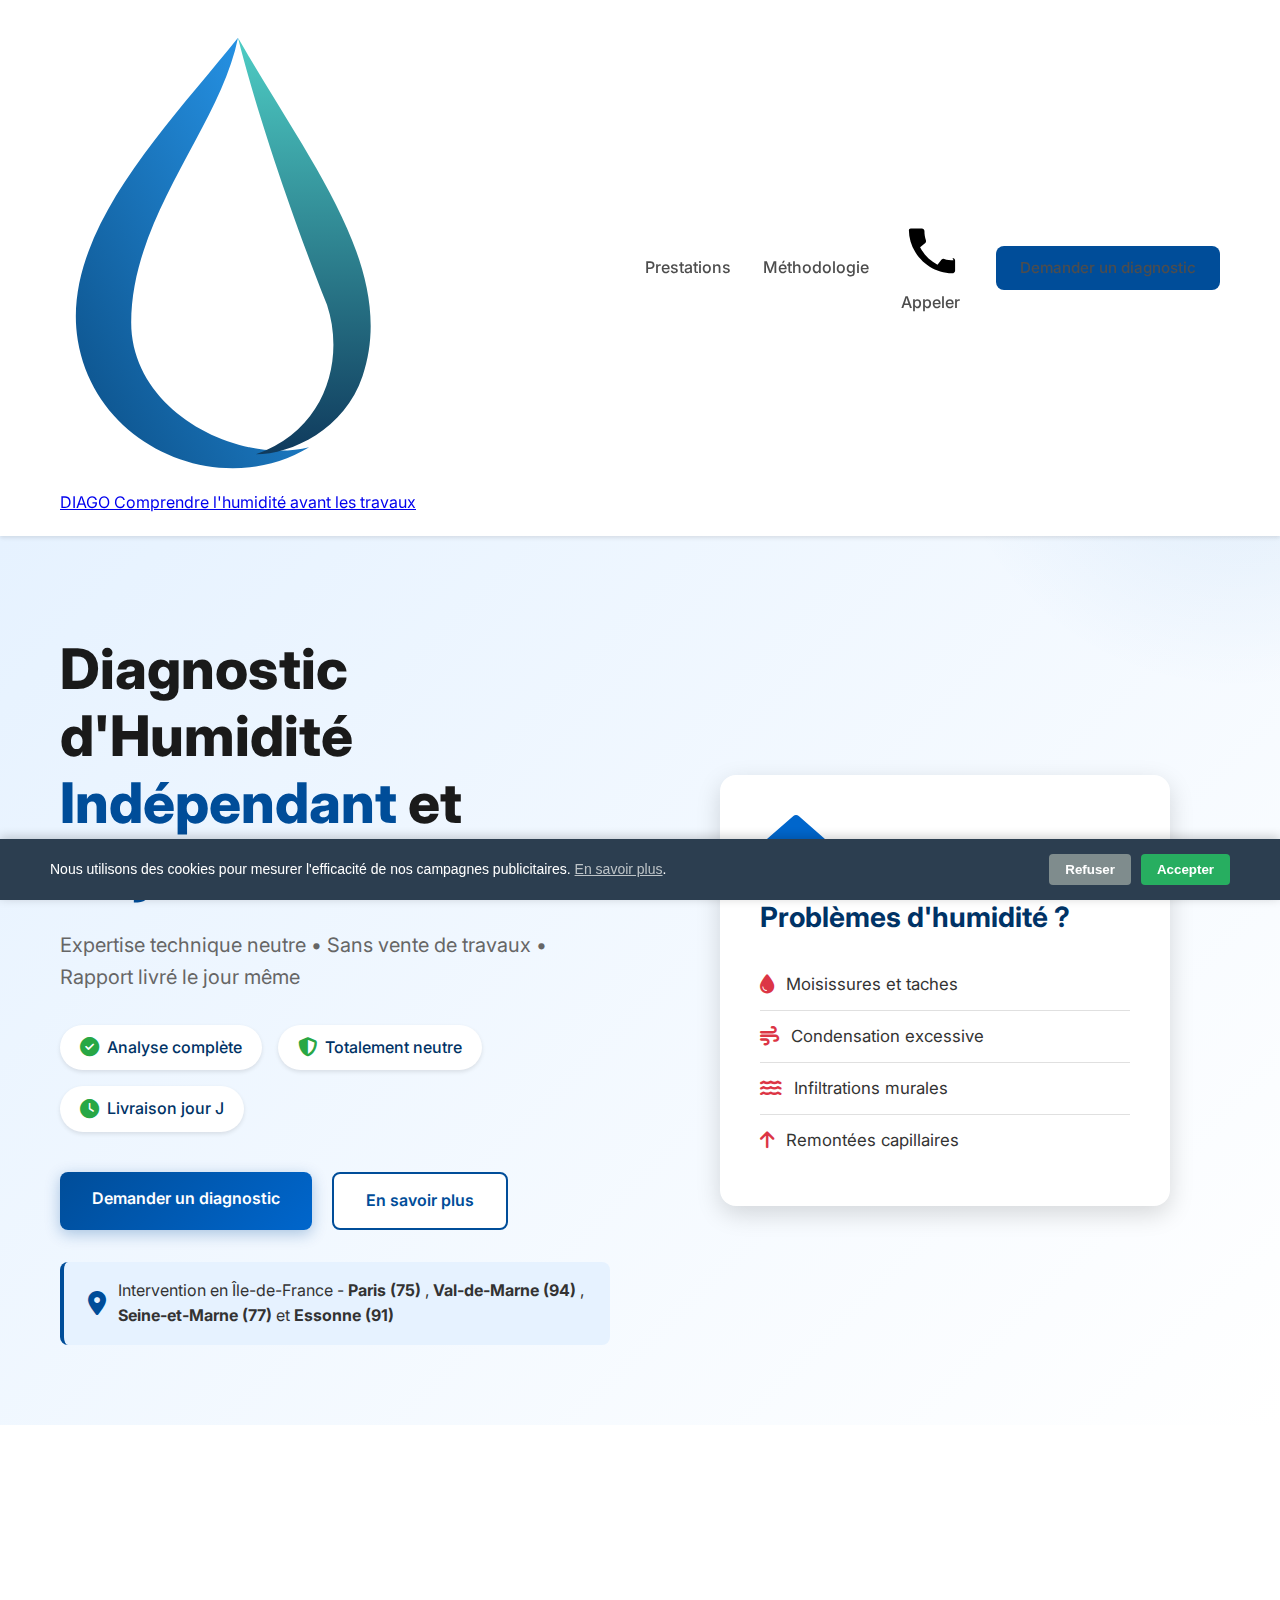
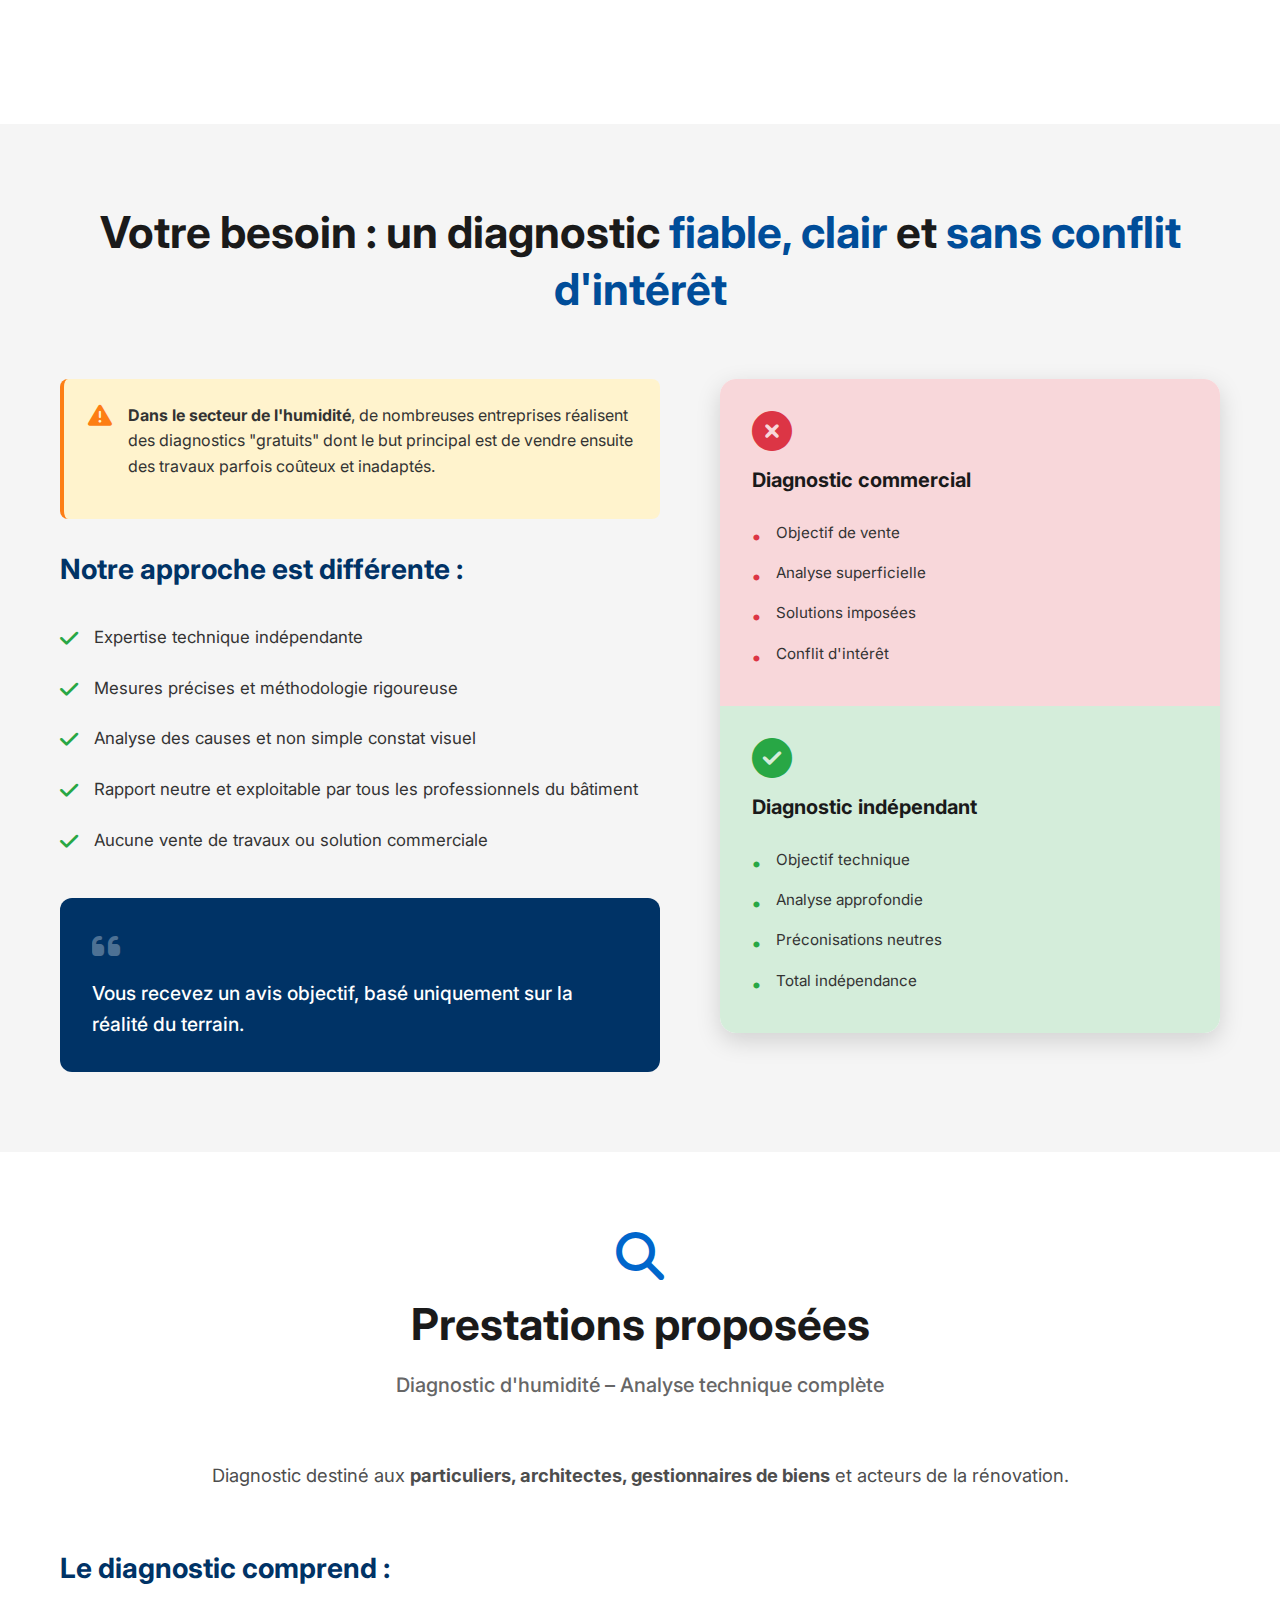
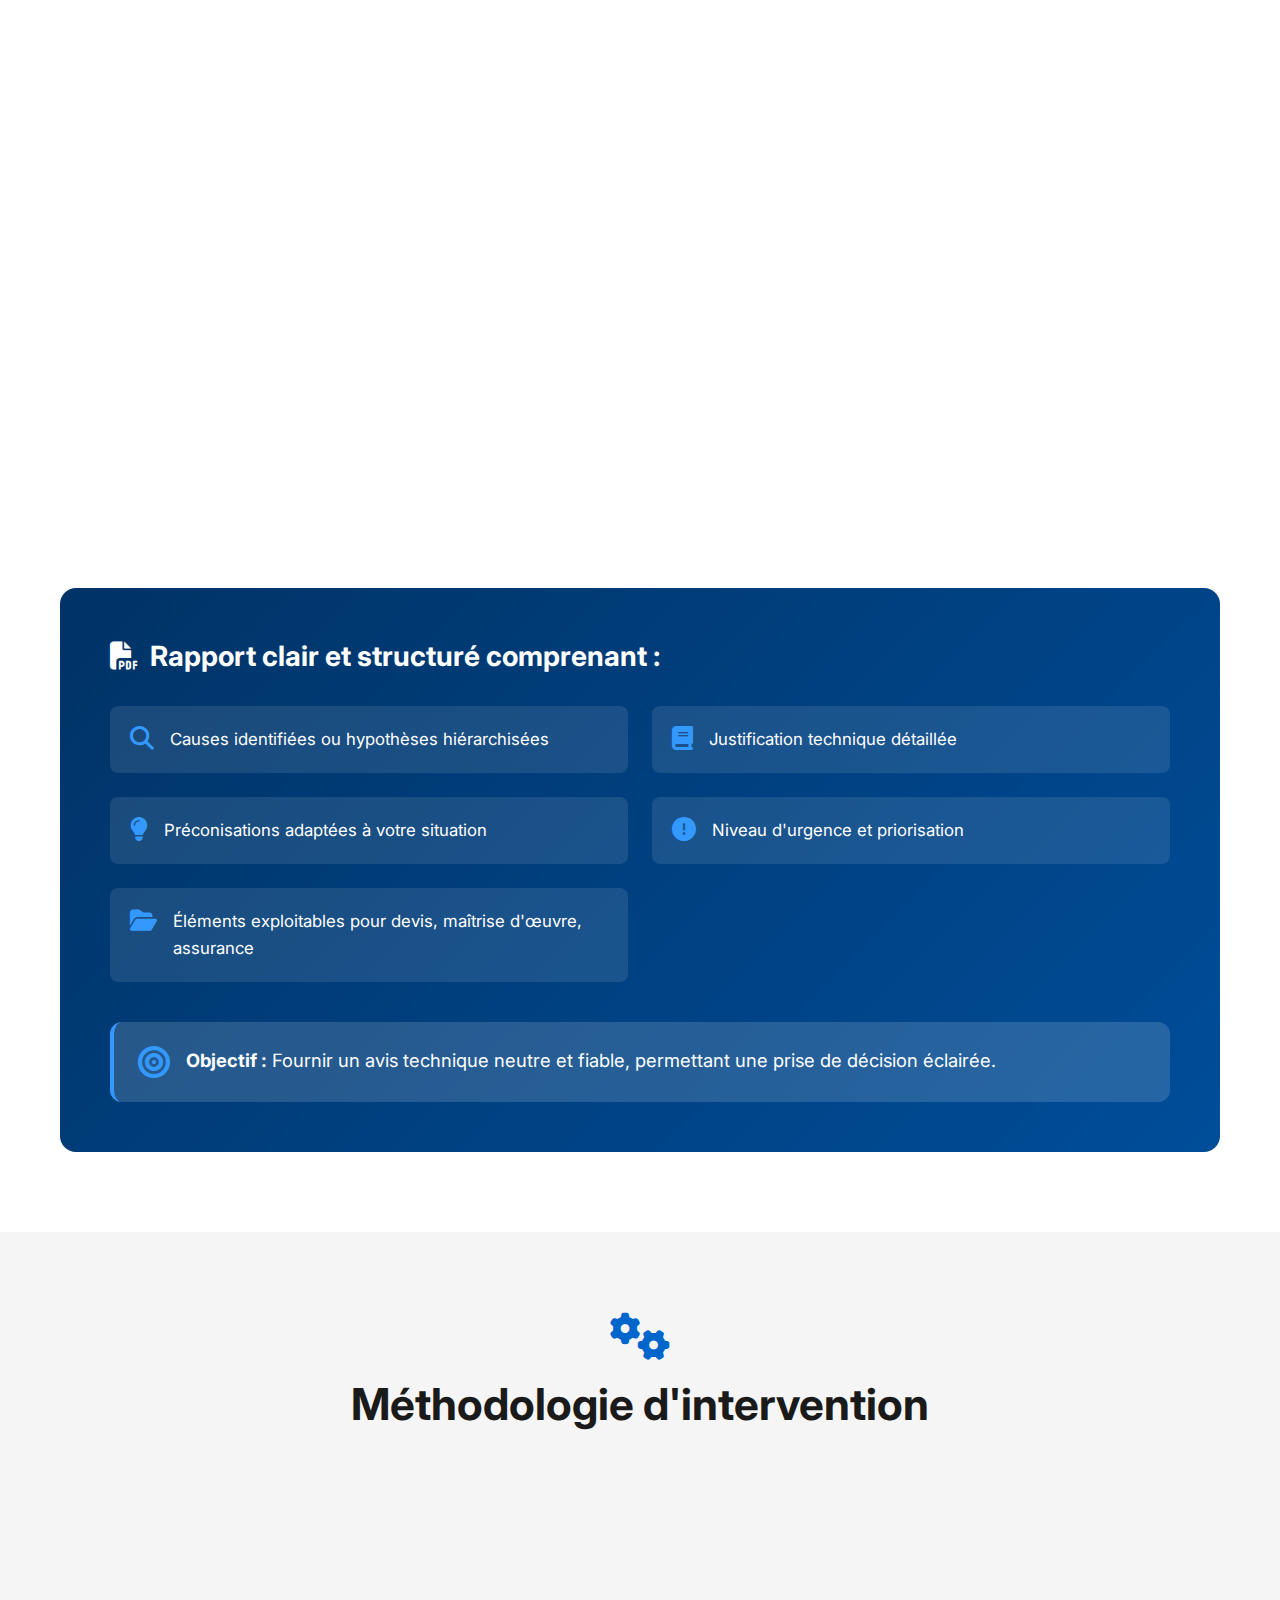
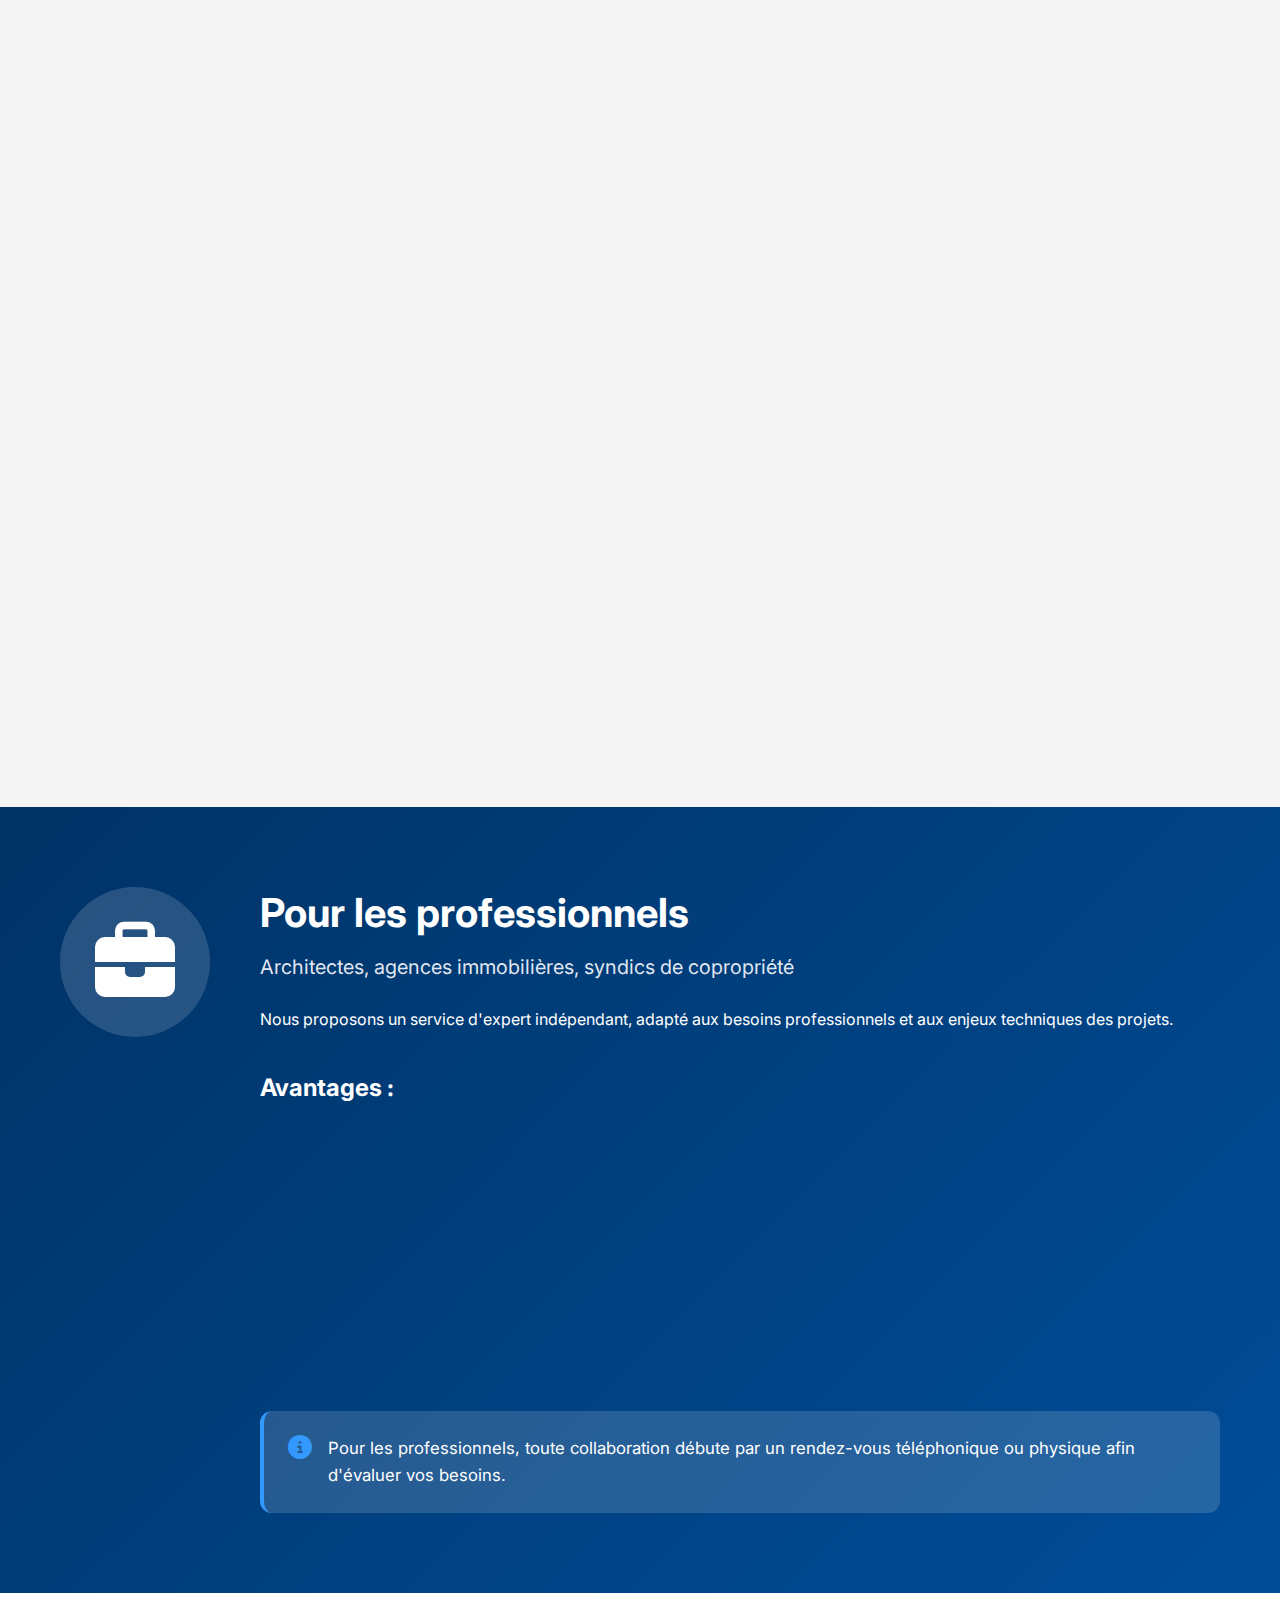
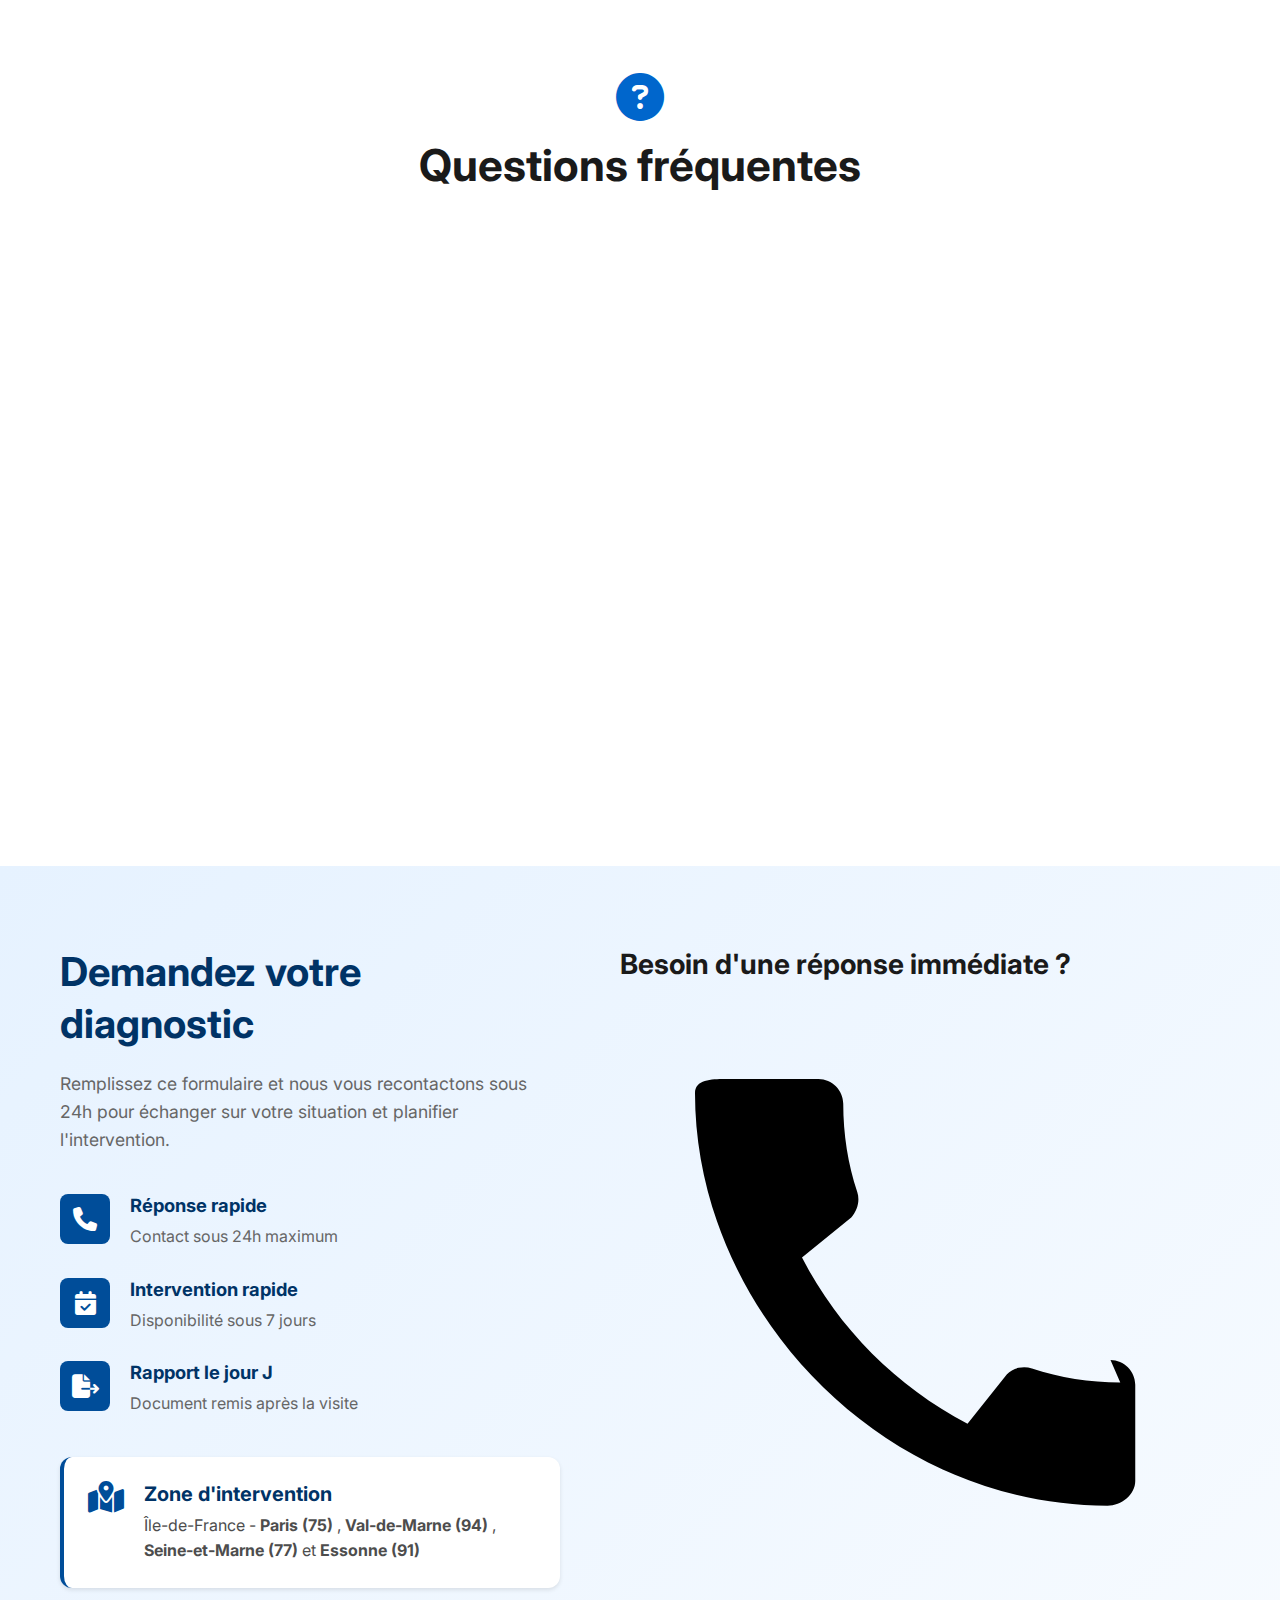
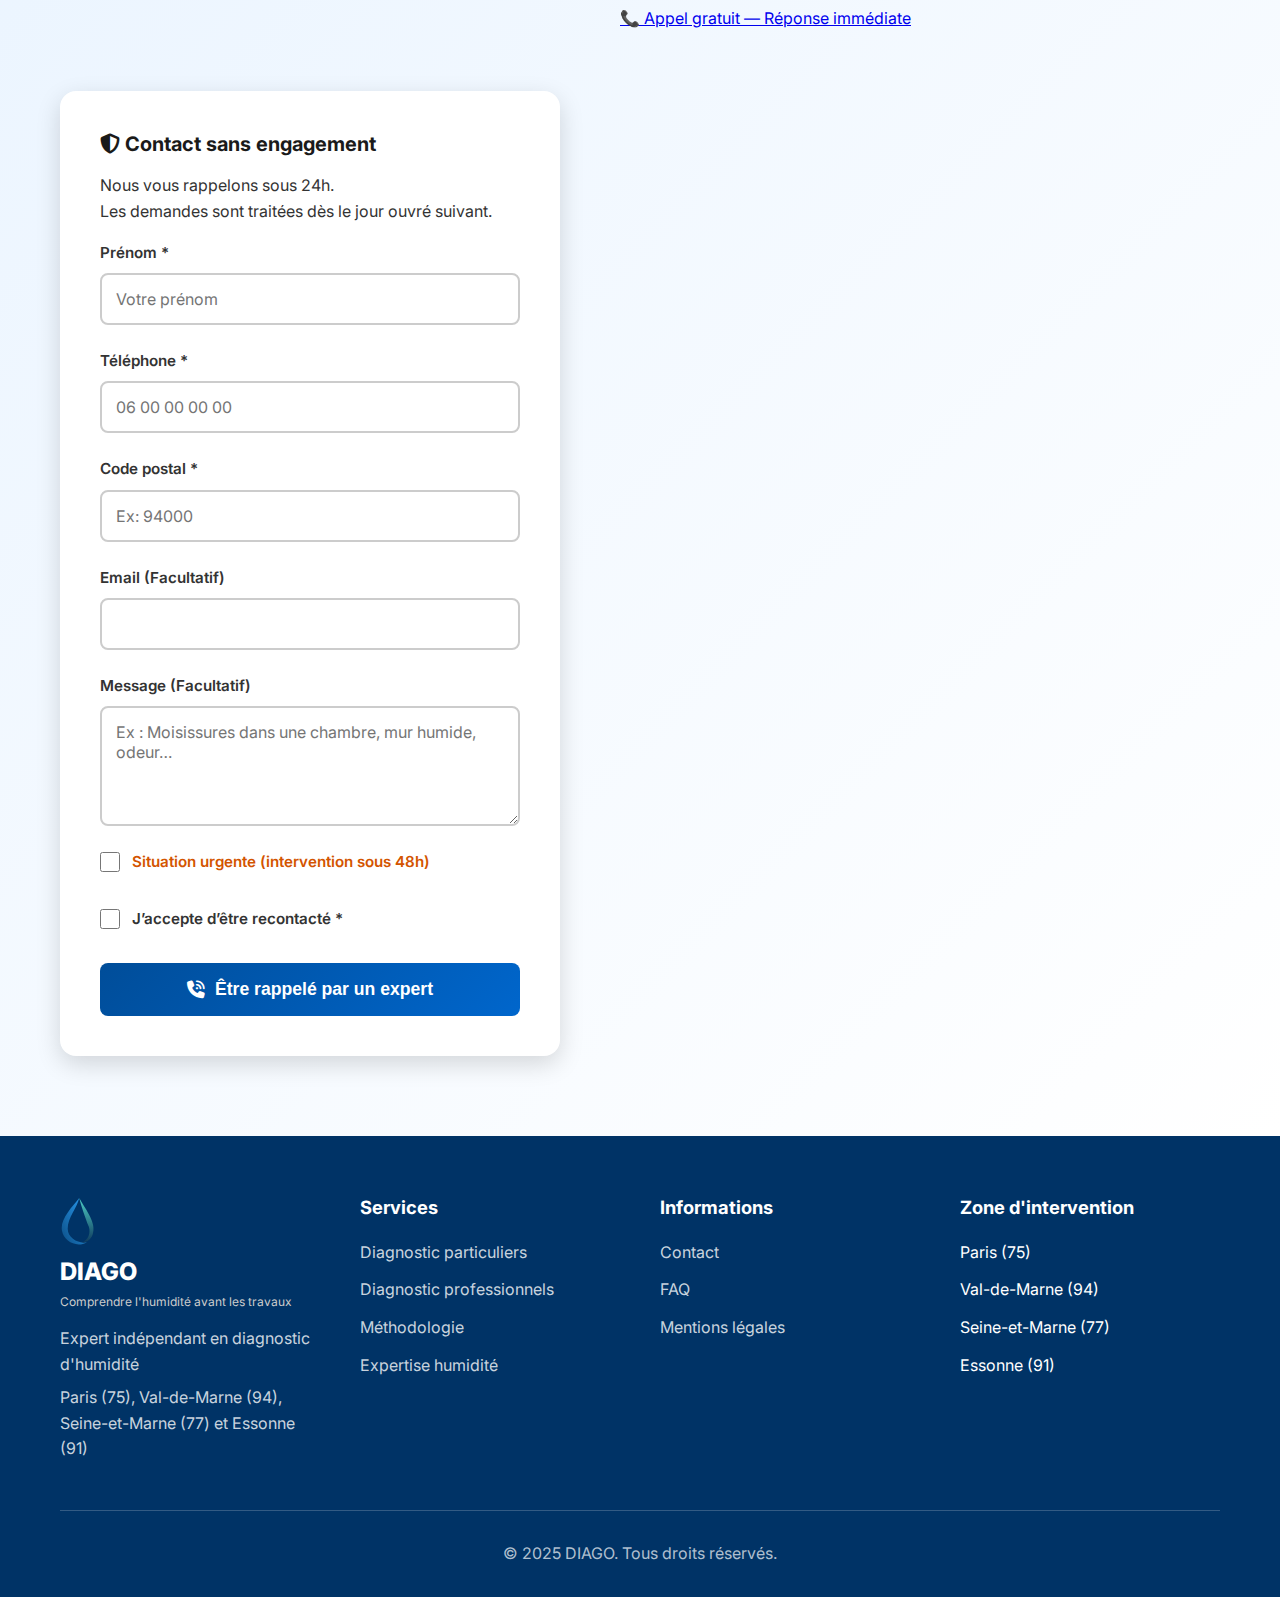
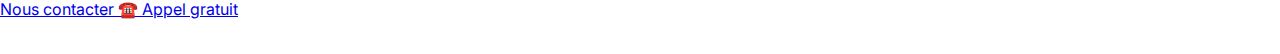
<file: index.html>
<!DOCTYPE html>
<html lang="fr-FR">
<head>

<script type="text/javascript">
    (function(c,l,a,r,i,t,y){
        c[a]=c[a]||function(){(c[a].q=c[a].q||[]).push(arguments)};
        t=l.createElement(r);t.async=1;t.src="https://www.clarity.ms/tag/"+i;
        y=l.getElementsByTagName(r)[0];y.parentNode.insertBefore(t,y);
    })(window, document, "clarity", "script", "v8ih3ie254");
</script>

<link rel="icon" type="image/png" href="/favicon.png">

    <!-- Google tag (gtag.js) -->
<script async src="https://www.googletagmanager.com/gtag/js?id=AW-17902488856">
</script>
<script>
  window.dataLayer = window.dataLayer || [];
  function gtag(){dataLayer.push(arguments);}
  gtag('js', new Date());

  gtag('config', 'AW-17902488856');
</script>
    <script>
  window.dataLayer = window.dataLayer || [];
  function gtag(){dataLayer.push(arguments);}

  // 1. Définir le consentement par défaut sur "REFUSÉ" (Important pour Google Ads)
  gtag('consent', 'default', {
    'ad_storage': 'denied',
    'ad_user_data': 'denied',
    'ad_personalization': 'denied',
    'analytics_storage': 'denied',
    'wait_for_update': 500
  });
  
  // 2. Charger le script Google
  gtag('js', new Date());
  gtag('config', 'AW-17902488856');
</script>

<script async src="https://www.googletagmanager.com/gtag/js?id=AW-17902488856"></script>

    <!-- Event snippet for Demande de devis conversion page
In your html page, add the snippet and call gtag_report_conversion when someone clicks on the chosen link or button. -->
<script>
function gtag_report_conversion(url) {
  var callback = function () {
    if (typeof(url) != 'undefined') {
      window.location = url;
    }
  };
  gtag('event', 'conversion', {
      'send_to': 'AW-17902488856/LjcRCMzd-OsbEJiaydhC',
      'value': 1.0,
      'currency': 'EUR',
      'event_callback': callback
  });
  return false;
}
</script>

    
    <meta charset="UTF-8">
    <meta name="viewport" content="width=device-width, initial-scale=1.0">
    
    <!-- SEO Technique & Indexation -->
    <title>Diagnostic Humidité Indépendant | Paris & Île-de-France (75, 94, 91, 77)</title>
    <meta name="description" content="Expertise humidité neutre en Île-de-France (Paris, Val-de-Marne, Seine-et-Marne, Essonne). Diagnostic technique sans vente de travaux. Rapport sous 24h.">
    <meta name="robots" content="index, follow, max-image-preview:large">
    <link rel="canonical" href="https://gwendulenda.github.io/Diago/">
    
    <!-- Optimisation Performance (Preconnect) -->
    <link rel="preconnect" href="https://fonts.googleapis.com">
    <link rel="preconnect" href="https://fonts.gstatic.com" crossorigin>
    <link rel="preconnect" href="https://cdn.jsdelivr.net">

    <!-- Géolocalisation (SEO Local) -->
    <meta name="geo.region" content="FR-IDF">
    <meta name="geo.placename" content="Île-de-France">
    
    <!-- Open Graph / Réseaux Sociaux -->
    <meta property="og:type" content="website">
    <meta property="og:locale" content="fr_FR">
    <meta property="og:site_name" content="DIAGO">
    <meta property="og:title" content="Diagnostic Humidité Indépendant | Expert Neutre Île-de-France">
    <meta property="og:description" content="Expertise technique sans conflit d'intérêt. Comprendre l'humidité avant les travaux. Intervention rapide 75, 94, 91, 77.">
    <meta property="og:url" content="https://gwendulenda.github.io/Diago/">
    <!-- Remplacer par une vraie URL d'image (ex: capture d'écran du site ou logo sur fond blanc) -->
    <meta property="og:image" content="https://gwendulenda.github.io/Diago/images/share-image.jpg">

    <!-- Twitter Cards -->
    <meta name="twitter:card" content="summary_large_image">
    <meta name="twitter:title" content="Diagnostic Humidité Indépendant | Expert Neutre">
    <meta name="twitter:description" content="Expertise technique humidité sur Paris et IDF. Rapport indépendant et neutre livré le jour même.">

    <!-- Styles -->
    <link rel="stylesheet" href="css/style.css">
    <link href="https://fonts.googleapis.com/css2?family=Inter:wght@300;400;500;600;700;800&display=swap" rel="stylesheet">
    <link rel="stylesheet" href="https://cdn.jsdelivr.net/npm/@fortawesome/fontawesome-free@6.4.0/css/all.min.css">
    <link rel="stylesheet" href="https://fonts.googleapis.com/css2?family=Montserrat:wght@400;700&display=swap">

    <!-- Schema.org (JSON-LD) : Crucial pour le SEO Local -->
    <script type="application/ld+json">
    {
      "@context": "https://schema.org",
      "@type": "ProfessionalService",
      "name": "DIAGO - Diagnostic Humidité Indépendant",
      "image": "https://gwendulenda.github.io/Diago/logo.png",
      "url": "https://gwendulenda.github.io/Diago/",
      "address": {
        "@type": "PostalAddress",
        "addressRegion": "Île-de-France",
        "addressCountry": "FR"
      },
      "geo": {
        "@type": "GeoShape",
        "region": "Île-de-France, Paris, Val-de-Marne, Seine-et-Marne, Essonne"
      },
      "areaServed": [
        {
            "@type": "City",
            "name": "Paris"
        },
        {
            "@type": "AdministrativeArea",
            "name": "Val-de-Marne"
        },
        {
            "@type": "AdministrativeArea",
            "name": "Seine-et-Marne"
        },
        {
            "@type": "AdministrativeArea",
            "name": "Essonne"
        }
      ],
      "priceRange": "$$",
      "description": "Expertise technique indépendante en humidité pour particuliers et professionnels. Diagnostic neutre sans vente de travaux.",
      "openingHoursSpecification": {
        "@type": "OpeningHoursSpecification",
        "dayOfWeek": [
          "Monday",
          "Tuesday",
          "Wednesday",
          "Thursday",
          "Friday"
        ],
        "opens": "09:00",
        "closes": "19:00"
      }
    }
    </script>
</head>
<body>
    <!-- Header -->
    <header class="header">
        <div class="container">
            <div class="header-content"> 
                <a href="index.html" class="logo-link" aria-label="Retour à l'accueil Diago">
                <div class="diago-logo header-logo">
                    <!-- Ajout role et aria-label pour l'accessibilité du SVG -->
                    <svg class="logo-icon" viewBox="0 0 100 130" xmlns="http://www.w3.org/2000/svg" role="img" aria-label="Logo Diago">
                        <defs>
                            <linearGradient id="gradBlue" x1="0%" y1="100%" x2="100%" y2="0%">
                                <stop offset="0%" style="stop-color:#0b4e85"/>
                                <stop offset="100%" style="stop-color:#2a9df4"/>
                            </linearGradient>

                            <linearGradient id="gradTeal" x1="0%" y1="100%" x2="0%" y2="0%">
                                <stop offset="0%" style="stop-color:#0f3a5d"/>
                                <stop offset="100%" style="stop-color:#4ecdc4"/>
                            </linearGradient>
                        </defs>

                        <path d="M 50 5 C 30 30, 0 60, 5 90 C 10 120, 45 135, 70 120 C 50 125, 20 110, 20 85 C 20 55, 45 30, 50 5 Z"
                              fill="url(#gradBlue)" />

                        <path d="M 50 5 C 70 40, 95 70, 85 100 C 80 115, 65 122, 55 122 C 75 115, 80 95, 75 80 C 65 55, 55 25, 50 5 Z"
                              fill="url(#gradTeal)" />
                    </svg>

                    <div class="logo-text">
                        <span class="brand-name">DIAGO</span>
                        <span class="tagline">Comprendre l'humidité avant les travaux</span>
                    </div>
                </div>
                </a>
                <nav class="nav" role="navigation">
                    <a href="#prestations">Prestations</a>
                    <a href="#methode">Méthodologie</a>
                    <a href="#" id="btn-appel-header" class="btn-call header-cta" aria-label="Appeler gratuitement">
                        <svg viewBox="0 0 24 24" aria-hidden="true"><path d="M20.01 15.38c-1.23 0-2.42-.2-3.53-.56a.977.977 0 0 0-1.01.24l-1.57 1.97c-2.83-1.49-5.15-3.8-6.62-6.65l1.97-1.6c.26-.29.35-.69.24-1.02-.37-1.11-.56-2.3-.56-3.53 0-.54-.45-.99-.99-.99H4.19C3.65 3.25 3 3.25 3 3.81c0 8.61 7.43 16.5 16.5 16.5.56 0 1.11-.45 1.11-.99v-3.85c0-.54-.45-.99-.99-.99z"/></svg>
                        <span>Appeler</span>
                    </a>
                    <a href="#contact" class="btn-primary-small">Demander un diagnostic</a>
                </nav>
                <button class="mobile-menu-toggle" aria-label="Ouvrir le menu">
                    <i class="fas fa-bars" aria-hidden="true"></i>
                </button>
            </div> 
        </div>
    </header>

    <!-- Mobile Menu -->
    <div class="mobile-menu">
        <a href="#prestations">Prestations</a>
        <a href="#methode">Méthodologie</a>
        <a href="#contact">Contact</a>
    </div>

    <!-- Hero Section -->
    <section class="hero">
        <div class="container">
            <div class="hero-content">
                <div class="hero-text">
                    <h1>Diagnostic d'Humidité <span class="highlight">Indépendant</span> et <span class="highlight">Objectif</span></h1>
                    <p class="hero-subtitle">Expertise technique neutre • Sans vente de travaux • Rapport livré le jour même</p>
                    <div class="hero-features">
                        <div class="feature-badge">
                            <i class="fas fa-check-circle" aria-hidden="true"></i>
                            <span>Analyse complète</span>
                        </div>
                        <div class="feature-badge">
                            <i class="fas fa-shield-halved" aria-hidden="true"></i>
                            <span>Totalement neutre</span>
                        </div>
                        <div class="feature-badge">
                            <i class="fas fa-clock" aria-hidden="true"></i>
                            <span>Livraison jour J</span>
                        </div>
                    </div>
                    <div class="hero-cta">
                        <a href="#contact" class="btn-primary">Demander un diagnostic</a>
                        <a href="#prestations" class="btn-secondary">En savoir plus</a>
                    </div>
                    <div class="zone-intervention">
                        <i class="fas fa-location-dot" aria-hidden="true"></i>
                        <span>Intervention en Île-de-France - <strong>Paris (75)</strong> , <strong>Val-de-Marne (94)</strong> , <strong>Seine-et-Marne (77)</strong> et <strong> Essonne (91)</strong></span>
                    </div>
                </div>
                <div class="hero-image">
                    <div class="hero-card">
                        <i class="fas fa-house-crack" aria-hidden="true"></i>
                        <h3>Problèmes d'humidité ?</h3>
                        <ul>
                            <li><i class="fas fa-droplet" aria-hidden="true"></i> Moisissures et taches</li>
                            <li><i class="fas fa-wind" aria-hidden="true"></i> Condensation excessive</li>
                            <li><i class="fas fa-water" aria-hidden="true"></i> Infiltrations murales</li>
                            <li><i class="fas fa-arrow-up" aria-hidden="true"></i> Remontées capillaires</li>
                        </ul>
                    </div>
                </div>
            </div>
        </div>
    </section>

    <!-- Trust Indicators -->
    <section class="trust-section">
        <div class="container">
            <div class="trust-grid">
                <div class="trust-item">
                    <div class="trust-icon">
                        <i class="fas fa-user-tie" aria-hidden="true"></i>
                    </div>
                    <h4>Expert Indépendant</h4>
                    <p>Aucun lien avec des entreprises de travaux</p>
                </div>
                <div class="trust-item">
                    <div class="trust-icon">
                        <i class="fas fa-file-contract" aria-hidden="true"></i>
                    </div>
                    <h4>Rapport Détaillé</h4>
                    <p>Document exploitable par tous les professionnels</p>
                </div>
                <div class="trust-item">
                    <div class="trust-icon">
                        <i class="fas fa-tachometer-alt" aria-hidden="true"></i>
                    </div>
                    <h4>Mesures Précises</h4>
                    <p>Équipements professionnels calibrés</p>
                </div>
                <div class="trust-item">
                    <div class="trust-icon">
                        <i class="fas fa-bolt" aria-hidden="true"></i>
                    </div>
                    <h4>Livraison Rapide</h4>
                    <p>Rapport remis le jour de la visite</p>
                </div>
            </div>
        </div>
    </section>

    <!-- Problem Section -->
    <section class="problem-section">
        <div class="container">
            <div class="section-header">
                <h2>Votre besoin : un diagnostic <span class="highlight">fiable, clair</span> et <span class="highlight">sans conflit d'intérêt</span></h2>
            </div>
            <div class="problem-content">
                <div class="problem-text">
                    <div class="alert-box">
                        <i class="fas fa-exclamation-triangle" aria-hidden="true"></i>
                        <p><strong>Dans le secteur de l'humidité</strong>, de nombreuses entreprises réalisent des diagnostics "gratuits" dont le but principal est de vendre ensuite des travaux parfois coûteux et inadaptés.</p>
                    </div>
                    <h3>Notre approche est différente :</h3>
                    <ul class="checkmark-list">
                        <li><i class="fas fa-check" aria-hidden="true"></i> Expertise technique indépendante</li>
                        <li><i class="fas fa-check" aria-hidden="true"></i> Mesures précises et méthodologie rigoureuse</li>
                        <li><i class="fas fa-check" aria-hidden="true"></i> Analyse des causes et non simple constat visuel</li>
                        <li><i class="fas fa-check" aria-hidden="true"></i> Rapport neutre et exploitable par tous les professionnels du bâtiment</li>
                        <li><i class="fas fa-check" aria-hidden="true"></i> Aucune vente de travaux ou solution commerciale</li>
                    </ul>
                    <div class="quote-box">
                        <i class="fas fa-quote-left" aria-hidden="true"></i>
                        <p>Vous recevez un avis objectif, basé uniquement sur la réalité du terrain.</p>
                    </div>
                </div>
                <div class="problem-image">
                    <div class="comparison-card">
                        <div class="comparison-item bad">
                            <i class="fas fa-times-circle" aria-hidden="true"></i>
                            <h4>Diagnostic commercial</h4>
                            <ul>
                                <li>Objectif de vente</li>
                                <li>Analyse superficielle</li>
                                <li>Solutions imposées</li>
                                <li>Conflit d'intérêt</li>
                            </ul>
                        </div>
                        <div class="comparison-item good">
                            <i class="fas fa-check-circle" aria-hidden="true"></i>
                            <h4>Diagnostic indépendant</h4>
                            <ul>
                                <li>Objectif technique</li>
                                <li>Analyse approfondie</li>
                                <li>Préconisations neutres</li>
                                <li>Total indépendance</li>
                            </ul>
                        </div>
                    </div>
                </div>
            </div>
        </div>
    </section>

    <!-- Services Section -->
    <section id="prestations" class="services-section">
        <div class="container">
            <div class="section-header">
                <i class="fas fa-magnifying-glass" aria-hidden="true"></i>
                <h2>Prestations proposées</h2>
                <p class="section-subtitle">Diagnostic d'humidité – Analyse technique complète</p>
            </div>
            <p class="services-intro">Diagnostic destiné aux <strong>particuliers, architectes, gestionnaires de biens</strong> et acteurs de la rénovation.</p>
            
            <div class="services-content">
                <div class="service-main">
                    <h3>Le diagnostic comprend :</h3>
                    <div class="service-grid">
                        <div class="service-item">
                            <div class="service-icon">
                                <i class="fas fa-eye" aria-hidden="true"></i>
                            </div>
                            <h4>Inspection visuelle méthodique</h4>
                            <p>Examen complet du bâti et des zones sensibles</p>
                        </div>
                        <div class="service-item">
                            <div class="service-icon">
                                <i class="fas fa-temperature-half" aria-hidden="true"></i>
                            </div>
                            <h4>Mesures professionnelles</h4>
                            <p>Hygrométrie, thermiques et mécaniques</p>
                        </div>
                        <div class="service-item">
                            <div class="service-icon">
                                <i class="fas fa-magnifying-glass-chart" aria-hidden="true"></i>
                            </div>
                            <h4>Détection des causes</h4>
                            <p>Condensation, infiltrations, capillarité, fuites</p>
                        </div>
                        <div class="service-item">
                            <div class="service-icon">
                                <i class="fas fa-wind" aria-hidden="true"></i>
                            </div>
                            <h4>Analyse environnementale</h4>
                            <p>Ventilation, usage, comportement thermique</p>
                        </div>
                        <div class="service-item">
                            <div class="service-icon">
                                <i class="fas fa-camera" aria-hidden="true"></i>
                            </div>
                            <h4>Documentation visuelle</h4>
                            <p>Photographies techniques et schémas d'analyse</p>
                        </div>
                        <div class="service-item">
                            <div class="service-icon">
                                <i class="fas fa-file-lines" aria-hidden="true"></i>
                            </div>
                            <h4>Rapport structuré</h4>
                            <p>Document clair et exploitable</p>
                        </div>
                    </div>
                </div>

                <div class="rapport-details">
                    <h3><i class="fas fa-file-pdf" aria-hidden="true"></i> Rapport clair et structuré comprenant :</h3>
                    <div class="rapport-grid">
                        <div class="rapport-item">
                            <i class="fas fa-search" aria-hidden="true"></i>
                            <span>Causes identifiées ou hypothèses hiérarchisées</span>
                        </div>
                        <div class="rapport-item">
                            <i class="fas fa-book" aria-hidden="true"></i>
                            <span>Justification technique détaillée</span>
                        </div>
                        <div class="rapport-item">
                            <i class="fas fa-lightbulb" aria-hidden="true"></i>
                            <span>Préconisations adaptées à votre situation</span>
                        </div>
                        <div class="rapport-item">
                            <i class="fas fa-exclamation-circle" aria-hidden="true"></i>
                            <span>Niveau d'urgence et priorisation</span>
                        </div>
                        <div class="rapport-item">
                            <i class="fas fa-folder-open" aria-hidden="true"></i>
                            <span>Éléments exploitables pour devis, maîtrise d'œuvre, assurance</span>
                        </div>
                    </div>
                    <div class="objectif-box">
                        <i class="fas fa-bullseye" aria-hidden="true"></i>
                        <p><strong>Objectif :</strong> Fournir un avis technique neutre et fiable, permettant une prise de décision éclairée.</p>
                    </div>
                </div>
            </div>
        </div>
    </section>

    <!-- Methodology Section -->
    <section id="methode" class="methodology-section">
        <div class="container">
            <div class="section-header">
                <i class="fas fa-gears" aria-hidden="true"></i>
                <h2>Méthodologie d'intervention</h2>
            </div>
            <div class="methodology-steps">
                <div class="step">
                    <div class="step-number">1</div>
                    <div class="step-content">
                        <h3>Prise de contact et compréhension du contexte</h3>
                        <p>Écoute du problème, historique, typologie du bâtiment.</p>
                    </div>
                    <div class="step-icon">
                        <i class="fas fa-phone" aria-hidden="true"></i>
                    </div>
                </div>
                <div class="step">
                    <div class="step-number">2</div>
                    <div class="step-content">
                        <h3>Diagnostic sur site</h3>
                        <p>Inspection, mesures, contrôle des zones sensibles, recherche de causes.</p>
                    </div>
                    <div class="step-icon">
                        <i class="fas fa-house-chimney-crack" aria-hidden="true"></i>
                    </div>
                </div>
                <div class="step">
                    <div class="step-number">3</div>
                    <div class="step-content">
                        <h3>Analyse technique</h3>
                        <p>Croisement des données, interprétation, élaboration des conclusions.</p>
                    </div>
                    <div class="step-icon">
                        <i class="fas fa-chart-line" aria-hidden="true"></i>
                    </div>
                </div>
                <div class="step">
                    <div class="step-number">4</div>
                    <div class="step-content">
                        <h3>Rapport détaillé</h3>
                        <p>Document clair, structuré, précis et directement utilisable.</p>
                    </div>
                    <div class="step-icon">
                        <i class="fas fa-file-invoice" aria-hidden="true"></i>
                    </div>
                </div>
                <div class="step">
                    <div class="step-number">5</div>
                    <div class="step-content">
                        <h3>Accompagnement</h3>
                        <p>Possibilité d'échanger après la remise du rapport, de relire un devis ou d'expliquer les préconisations.</p>
                    </div>
                    <div class="step-icon">
                        <i class="fas fa-handshake" aria-hidden="true"></i>
                    </div>
                </div>
            </div>
        </div>
    </section>

    <!-- Professional Section -->
    <section class="professional-section">
        <div class="container">
            <div class="professional-content">
                <div class="professional-icon">
                    <i class="fas fa-briefcase" aria-hidden="true"></i>
                </div>
                <div class="professional-text">
                    <h2>Pour les professionnels</h2>
                    <p class="professional-subtitle">Architectes, agences immobilières, syndics de copropriété</p>
                    <p>Nous proposons un service d'expert indépendant, adapté aux besoins professionnels et aux enjeux techniques des projets.</p>
                    
                    <div class="professional-advantages">
                        <h3>Avantages :</h3>
                        <div class="advantages-grid">
                            <div class="advantage-item">
                                <i class="fas fa-balance-scale" aria-hidden="true"></i>
                                <span>Avis neutre pour vos dossiers</span>
                            </div>
                            <div class="advantage-item">
                                <i class="fas fa-file-contract" aria-hidden="true"></i>
                                <span>Rapport technique exploitable par vos équipes</span>
                            </div>
                            <div class="advantage-item">
                                <i class="fas fa-rocket" aria-hidden="true"></i>
                                <span>Intervention rapide</span>
                            </div>
                            <div class="advantage-item">
                                <i class="fas fa-shield-check" aria-hidden="true"></i>
                                <span>Garantie d'objectivité (aucune vente de travaux)</span>
                            </div>
                            <div class="advantage-item">
                                <i class="fas fa-user-check" aria-hidden="true"></i>
                                <span>Interlocuteur unique et spécialisé</span>
                            </div>
                        </div>
                    </div>

                    <div class="professional-note">
                        <i class="fas fa-info-circle" aria-hidden="true"></i>
                        <p>Pour les professionnels, toute collaboration débute par un rendez-vous téléphonique ou physique afin d'évaluer vos besoins.</p>
                    </div>
                </div>
            </div>
        </div>
    </section>

    <!-- FAQ Section -->
    <!-- Ajout de l'ID 'faq' pour que le lien du footer fonctionne -->
    <section id="faq" class="faq-section" itemscope itemtype="https://schema.org/FAQPage">
        <div class="container">
            <div class="section-header">
                <i class="fas fa-circle-question" aria-hidden="true"></i>
                <h2>Questions fréquentes</h2>
            </div>
            <div class="faq-grid">
                <div class="faq-item" itemscope itemprop="mainEntity" itemtype="https://schema.org/Question">
                    <div class="faq-question">
                        <i class="fas fa-chevron-right" aria-hidden="true"></i>
                        <h3 itemprop="name">Pourquoi choisir un diagnostic indépendant ?</h3>
                    </div>
                    <div class="faq-answer" itemscope itemprop="acceptedAnswer" itemtype="https://schema.org/Answer">
                        <p itemprop="text">Un diagnostic indépendant vous garantit un avis objectif sans conflit d'intérêt. Contrairement aux entreprises qui réalisent des diagnostics "gratuits" pour vendre des travaux, notre expertise est uniquement technique et neutre.</p>
                    </div>
                </div>
                <div class="faq-item" itemscope itemprop="mainEntity" itemtype="https://schema.org/Question">
                    <div class="faq-question">
                        <i class="fas fa-chevron-right" aria-hidden="true"></i>
                        <h3 itemprop="name">Combien de temps dure une intervention ?</h3>
                    </div>
                    <div class="faq-answer" itemscope itemprop="acceptedAnswer" itemtype="https://schema.org/Answer">
                        <p itemprop="text">Une intervention dure généralement en moyenne une heure selon la surface et la complexité du bâtiment. Le rapport vous est remis le jour même de la visite.</p>
                    </div>
                </div>
                <div class="faq-item" itemscope itemprop="mainEntity" itemtype="https://schema.org/Question">
                    <div class="faq-question">
                        <i class="fas fa-chevron-right" aria-hidden="true"></i>
                        <h3 itemprop="name">Intervenez-vous dans toute l'Île-de-France ?</h3>
                    </div>
                    <div class="faq-answer" itemscope itemprop="acceptedAnswer" itemtype="https://schema.org/Answer">
                      <p itemprop="text">Nous intervenons principalement dans Paris (75), le Val-de-Marne (94), la Seine-et-Marne (77) et l'Essonne (91), avec possibilité d'extension selon les demandes.</p>
                    </div>
                </div>
                <div class="faq-item" itemscope itemprop="mainEntity" itemtype="https://schema.org/Question">
                    <div class="faq-question">
                        <i class="fas fa-chevron-right" aria-hidden="true"></i>
                        <h3 itemprop="name">Le rapport est-il exploitable par n'importe quel professionnel ?</h3>
                    </div>
                    <div class="faq-answer" itemscope itemprop="acceptedAnswer" itemtype="https://schema.org/Answer">
                        <p itemprop="text">Oui, absolument. Le rapport est conçu pour être exploitable par tous les professionnels du bâtiment : entreprises de travaux, architectes, maîtres d'œuvre, assurances, etc.</p>
                    </div>
                </div>
                <div class="faq-item" itemscope itemprop="mainEntity" itemtype="https://schema.org/Question">
                    <div class="faq-question">
                        <i class="fas fa-chevron-right" aria-hidden="true"></i>
                        <h3 itemprop="name">Proposez-vous des solutions de travaux ?</h3>
                    </div>
                    <div class="faq-answer" itemscope itemprop="acceptedAnswer" itemtype="https://schema.org/Answer">
                        <p itemprop="text">Non, nous ne vendons aucun travaux. Notre rôle se limite à l'analyse technique et aux préconisations. Vous êtes ensuite libre de choisir l'entreprise de votre choix pour réaliser les travaux.</p>
                    </div>
                </div>
                <div class="faq-item" itemscope itemprop="mainEntity" itemtype="https://schema.org/Question">
                    <div class="faq-question">
                        <i class="fas fa-chevron-right" aria-hidden="true"></i>
                        <h3 itemprop="name">Puis-je vous recontacter après le diagnostic ?</h3>
                    </div>
                    <div class="faq-answer" itemscope itemprop="acceptedAnswer" itemtype="https://schema.org/Answer">
                        <p itemprop="text">Oui, un accompagnement post-diagnostic est inclus. Vous pouvez nous contacter pour des clarifications, la relecture d'un devis ou des explications complémentaires.</p>
                    </div>
                </div>
            </div>
        </div>
    </section>

    <!-- Contact Section -->
    <section id="contact" class="contact-section">
        <div class="container">
            <div class="contact-wrapper">
                <div class="contact-info">
                    <h2>Demandez votre diagnostic</h2>
                    <p>Remplissez ce formulaire et nous vous recontactons sous 24h pour échanger sur votre situation et planifier l'intervention.</p>
                    
                    <div class="contact-features">
                        <div class="contact-feature">
                            <i class="fas fa-phone" aria-hidden="true"></i>
                            <div>
                                <h4>Réponse rapide</h4>
                                <p>Contact sous 24h maximum</p>
                            </div>
                        </div>
                        <div class="contact-feature">
                            <i class="fas fa-calendar-check" aria-hidden="true"></i>
                            <div>
                                <h4>Intervention rapide</h4>
                                <p>Disponibilité sous 7 jours</p>
                            </div>
                        </div>
                        <div class="contact-feature">
                            <i class="fas fa-file-export" aria-hidden="true"></i>
                            <div>
                                <h4>Rapport le jour J</h4>
                                <p>Document remis après la visite</p>
                            </div>
                        </div>
                    </div>

                    <div class="contact-zone">
                        <i class="fas fa-map-marked-alt" aria-hidden="true"></i>
                        <div>
                            <h4>Zone d'intervention</h4>
                            <p> Île-de-France - <strong>Paris (75)</strong> , <strong>Val-de-Marne (94)</strong> , <strong>Seine-et-Marne (77)</strong> et <strong>Essonne (91)</strong></p>
                        </div>
                    </div>
                </div>

                <div class="pre-form-cta-container">
                    <h3>Besoin d'une réponse immédiate ?</h3>
                    <a href="#" id="btn-appel-bas" class="btn-call form-cta-big">
                        <svg viewBox="0 0 24 24" aria-hidden="true"><path d="M20.01 15.38c-1.23 0-2.42-.2-3.53-.56a.977.977 0 0 0-1.01.24l-1.57 1.97c-2.83-1.49-5.15-3.8-6.62-6.65l1.97-1.6c.26-.29.35-.69.24-1.02-.37-1.11-.56-2.3-.56-3.53 0-.54-.45-.99-.99-.99H4.19C3.65 3.25 3 3.25 3 3.81c0 8.61 7.43 16.5 16.5 16.5.56 0 1.11-.45 1.11-.99v-3.85c0-.54-.45-.99-.99-.99z"/></svg>
                        📞 Appel gratuit — Réponse immédiate
                    </a>
                </div>

             <div class="contact-form-wrapper">
    <!-- BLOC DE RÉASSURANCE -->
    <div class="reassurance-header">
        <h4><i class="fas fa-shield-alt"></i> Contact sans engagement</h4>
        <p>Nous vous rappelons sous 24h.<br>Les demandes sont traitées dès le jour ouvré suivant.</p>
    </div>

    <form id="contactForm" class="contact-form">
        <!-- CHAMPS CACHÉS (Pour compatibilité avec votre script Google actuel si besoin) -->
        <input type="hidden" id="profile" name="profile" value="Non précisé">
        <input type="hidden" id="nom" name="nom" value="">
        <input type="hidden" id="ville" name="ville" value="">

        <!-- CHAMPS VISIBLES -->
        <div class="form-group">
            <label for="prenom">Prénom *</label>
            <input type="text" id="prenom" name="prenom" required autocomplete="given-name" placeholder="Votre prénom">
        </div>

        <div class="form-group">
            <label for="telephone">Téléphone *</label>
            <input type="tel" id="telephone" name="telephone" required autocomplete="tel" placeholder="06 00 00 00 00">
        </div>

        <div class="form-group">
            <label for="codePostal">Code postal *</label>
            <input type="text" id="codePostal" name="codePostal" pattern="[0-9]{5}" placeholder="Ex: 94000" required autocomplete="postal-code">
        </div>

        <div class="form-group">
            <label for="email">Email (Facultatif)</label>
            <input type="email" id="email" name="email" autocomplete="email">
        </div>

        <div class="form-group">
            <label for="message">Message (Facultatif)</label>
            <textarea id="message" name="message" rows="3" placeholder="Ex : Moisissures dans une chambre, mur humide, odeur…"></textarea>
        </div>

        <!-- CASES À COCHER -->
        <div class="form-group checkbox-group bg-highlight">
            <label class="checkbox-label">
                <input type="checkbox" id="urgence" name="urgence">
                <span style="font-weight: 600; color: #d35400;">Situation urgente (intervention sous 48h)</span>
            </label>
        </div>

        <div class="form-group checkbox-group">
            <label class="checkbox-label">
                <input type="checkbox" id="rgpd" name="rgpd" required>
                <span>J’accepte d’être recontacté *</span>
            </label>
        </div>

        <!-- BOUTON D'ACTION -->
        <button type="submit" class="btn-submit btn-expert">
            <i class="fas fa-phone-volume" aria-hidden="true"></i>
            Être rappelé par un expert
        </button>

        <div id="formMessage" class="form-message"></div>
    </form>
</div>
</div> <!-- Fin Colonne Droite -->

            </div> <!-- Fin contact-wrapper -->
        </div> <!-- Fin container -->
    </section>
                       
    <!-- Footer -->
    <footer class="footer">
        <div class="container">
            <div class="footer-content">
               <div class="footer-section">
    <div class="diago-logo" style="margin-bottom: 15px;">
        <svg class="logo-icon" viewBox="0 0 100 130" xmlns="http://www.w3.org/2000/svg" style="height: 50px; width: auto;">
            <defs>
                <linearGradient id="gradBlueFooter" x1="0%" y1="100%" x2="100%" y2="0%">
                    <stop offset="0%" style="stop-color:#0b4e85"/>
                    <stop offset="100%" style="stop-color:#2a9df4"/>
                </linearGradient>

                <linearGradient id="gradTealFooter" x1="0%" y1="100%" x2="0%" y2="0%">
                    <stop offset="0%" style="stop-color:#0f3a5d"/>
                    <stop offset="100%" style="stop-color:#4ecdc4"/>
                </linearGradient>
            </defs>

            <path d="M 50 5 C 30 30, 0 60, 5 90 C 10 120, 45 135, 70 120 C 50 125, 20 110, 20 85 C 20 55, 45 30, 50 5 Z"
                  fill="url(#gradBlueFooter)" />

            <path d="M 50 5 C 70 40, 95 70, 85 100 C 80 115, 65 122, 55 122 C 75 115, 80 95, 75 80 C 65 55, 55 25, 50 5 Z"
                  fill="url(#gradTealFooter)" />
        </svg>

        <div class="logo-text">
            <span class="brand-name" style="font-size: 1.5rem; display: block; font-weight: 800; color: white;">DIAGO</span>
            <span class="tagline" style="font-size: 0.75rem; display: block; color: #ccc;">Comprendre l'humidité avant les travaux</span>
        </div>
    </div>
    
    <p>Expert indépendant en diagnostic d'humidité</p>
    <p>Paris (75), Val-de-Marne (94), Seine-et-Marne (77) et Essonne (91)</p>
</div>
                <div class="footer-section">
                    <h4>Services</h4>
                    <ul>
                        <li><a href="#prestations">Diagnostic particuliers</a></li>
                        <li><a href="#prestations">Diagnostic professionnels</a></li>
                        <li><a href="#methode">Méthodologie</a></li>
                        <li><a href="expertise-humidite.html">Expertise humidité</a></li>
                    </ul>
                </div>
                <div class="footer-section">
                    <h4>Informations</h4>
                    <ul>
                        <li><a href="#contact">Contact</a></li>
                        <!-- Le lien FAQ fonctionnera maintenant grâce à l'ajout de l'ID #faq -->
                        <li><a href="#faq">FAQ</a></li>
                        <li><a href="mentions-legales.html">Mentions légales</a></li>
                    </ul>
                </div>              
                <div class="footer-section">
                    <h4>Zone d'intervention</h4>
                    <ul>
                        <li>Paris (75)</li>
                        <li>Val-de-Marne (94)</li>
                        <li>Seine-et-Marne (77)</li>
                        <li>Essonne (91)</li>
                    </ul>
                </div>
            </div>
            <div class="footer-bottom">
                <p>&copy; 2025 DIAGO. Tous droits réservés.</p>
            </div>
        </div>
    </footer>

    <!-- RESTAURATION DES SCRIPTS FONCTIONNELS -->
    
    <!-- Restauration du fichier JS principal (Formulaire Google Sheet, etc.) -->
    <script src="js/main.js"></script>

    <!-- Restauration du bouton Sticky Mobile (Appel) -->
    <div id="sticky-cta-mobile" class="sticky-mobile-wrapper">
        <a href="#" id="btn-appel-mobile">
            <div class="sticky-btn-content">
                <div class="sticky-text">
                    <span class="sticky-label">Nous contacter</span>
                    <span class="sticky-sub">☎️ Appel gratuit</span>
                </div>
                <div class="sticky-call-action">
                    <svg viewBox="0 0 24 24" width="24" height="24" fill="white"><path d="M20.01 15.38c-1.23 0-2.42-.2-3.53-.56a.977.977 0 0 0-1.01.24l-1.57 1.97c-2.83-1.49-5.15-3.8-6.62-6.65l1.97-1.6c.26-.29.35-.69.24-1.02-.37-1.11-.56-2.3-.56-3.53 0-.54-.45-.99-.99-.99H4.19C3.65 3.25 3 3.25 3 3.81c0 8.61 7.43 16.5 16.5 16.5.56 0 1.11-.45 1.11-.99v-3.85c0-.54-.45-.99-.99-.99z"/></svg>
                </div>
            </div>
        </a>
    </div>
                            
    <script>
        document.addEventListener('DOMContentLoaded', function() {
            // --- GESTION DU BOUTON STICKY (Restauré) ---
            const stickyBtn = document.getElementById('sticky-cta-mobile');
            
            // Fonction pour gérer l'affichage au scroll
            function handleScroll() {
                // Si on a scrollé plus de 150px
                if (window.scrollY > 150) {
                    if(stickyBtn) stickyBtn.classList.add('is-visible');
                } else {
                    if(stickyBtn) stickyBtn.classList.remove('is-visible');
                }
            }

            // Écouteur d'événement optimisé
            let ticking = false;
            window.addEventListener('scroll', function() {
                if (!ticking) {
                    window.requestAnimationFrame(function() {
                        handleScroll();
                        ticking = false;
                    });
                    ticking = true;
                }
            });
            
            // Vérification initiale
            handleScroll();

            // Note: La gestion du menu mobile et de la FAQ est maintenant entièrement confiée à js/main.js
            // pour éviter tout conflit de double déclaration ou de suppression d'écouteurs.
        });
    </script>
    
<script>
document.addEventListener('DOMContentLoaded', function() {
    // --- VOTRE VRAI NUMÉRO ICI (Découpé pour tromper les robots) ---
    // 
    const part1 = "06"; 
    const part2 = "82"; 
    const part3 = "53"; 
    const part4 = "39"; 
    const part5 = "50";
    
    // On reconstruit le numéro complet
    const numeroComplet = part1 + part2 + part3 + part4 + part5;

    // Fonction qui lance l'appel
    function lancerAppel(e) {
        e.preventDefault(); // Empêche le lien # de s'activer
        window.location.href = 'tel:' + numeroComplet;
    }

    // 1. Protection du bouton du HAUT
    const btnHeader = document.getElementById('btn-appel-header');
    if(btnHeader) {
        btnHeader.addEventListener('click', lancerAppel);
    }

    // 2. Protection du bouton du BAS
    const btnBas = document.getElementById('btn-appel-bas');
    if(btnBas) {
        btnBas.addEventListener('click', lancerAppel);
    }

    // 3. Protection du bouton STICKY MOBILE (Nouveau)
        const btnMobile = document.getElementById('btn-appel-mobile');
        if(btnMobile) btnMobile.addEventListener('click', lancerAppel);
});
</script>

    <style>
  #cookie-banner {
    position: fixed;
    bottom: 0;
    left: 0;
    width: 100%;
    background-color: #2c3e50; /* Bleu foncé pro */
    color: #ffffff;
    padding: 15px 20px;
    display: flex;
    flex-direction: column;
    align-items: center;
    justify-content: center;
    box-shadow: 0 -2px 10px rgba(0,0,0,0.2);
    z-index: 9999;
    font-family: Arial, sans-serif;
    font-size: 14px;
    display: none; /* Caché par défaut */
  }
  
  @media (min-width: 768px) {
    #cookie-banner {
      flex-direction: row;
      justify-content: space-between;
      padding: 15px 50px;
    }
  }

  .cookie-buttons {
    margin-top: 10px;
    display: flex;
    gap: 10px;
  }
  
  @media (min-width: 768px) {
    .cookie-buttons { margin-top: 0; }
  }

  .btn-cookie {
    padding: 8px 16px;
    border: none;
    border-radius: 4px;
    cursor: pointer;
    font-weight: bold;
  }
  
  #btn-accept { background-color: #27ae60; color: white; } /* Vert */
  #btn-deny { background-color: #7f8c8d; color: white; } /* Gris */
</style>

<div id="cookie-banner">
  <div>
    Nous utilisons des cookies pour mesurer l'efficacité de nos campagnes publicitaires.
    <a href="/mentions-legales.html" style="color: #bdc3c7; text-decoration: underline;">En savoir plus</a>.
  </div>
  <div class="cookie-buttons">
    <button id="btn-deny" class="btn-cookie">Refuser</button>
    <button id="btn-accept" class="btn-cookie">Accepter</button>
  </div>
</div>

<script>
  (function() {
    var banner = document.getElementById('cookie-banner');
    var consent = localStorage.getItem('cookie_consent');

    // Si pas de choix fait, on affiche la bannière
    if (!consent) {
      banner.style.display = 'flex';
    }

    // Fonction si accepté
    document.getElementById('btn-accept').addEventListener('click', function() {
      // 1. On dit à Google que c'est OK (Mise à jour du consentement)
      gtag('consent', 'update', {
        'ad_storage': 'granted',
        'ad_user_data': 'granted',
        'ad_personalization': 'granted',
        'analytics_storage': 'granted'
      });
      
      // 2. On sauvegarde le choix et on cache la bannière
      localStorage.setItem('cookie_consent', 'granted');
      banner.style.display = 'none';
    });

    // Fonction si refusé
    document.getElementById('btn-deny').addEventListener('click', function() {
      // Pas besoin de mettre à jour gtag, il est "denied" par défaut dans le head
      localStorage.setItem('cookie_consent', 'denied');
      banner.style.display = 'none';
    });
  })();
</script>
    
</body>
</html>
</file>
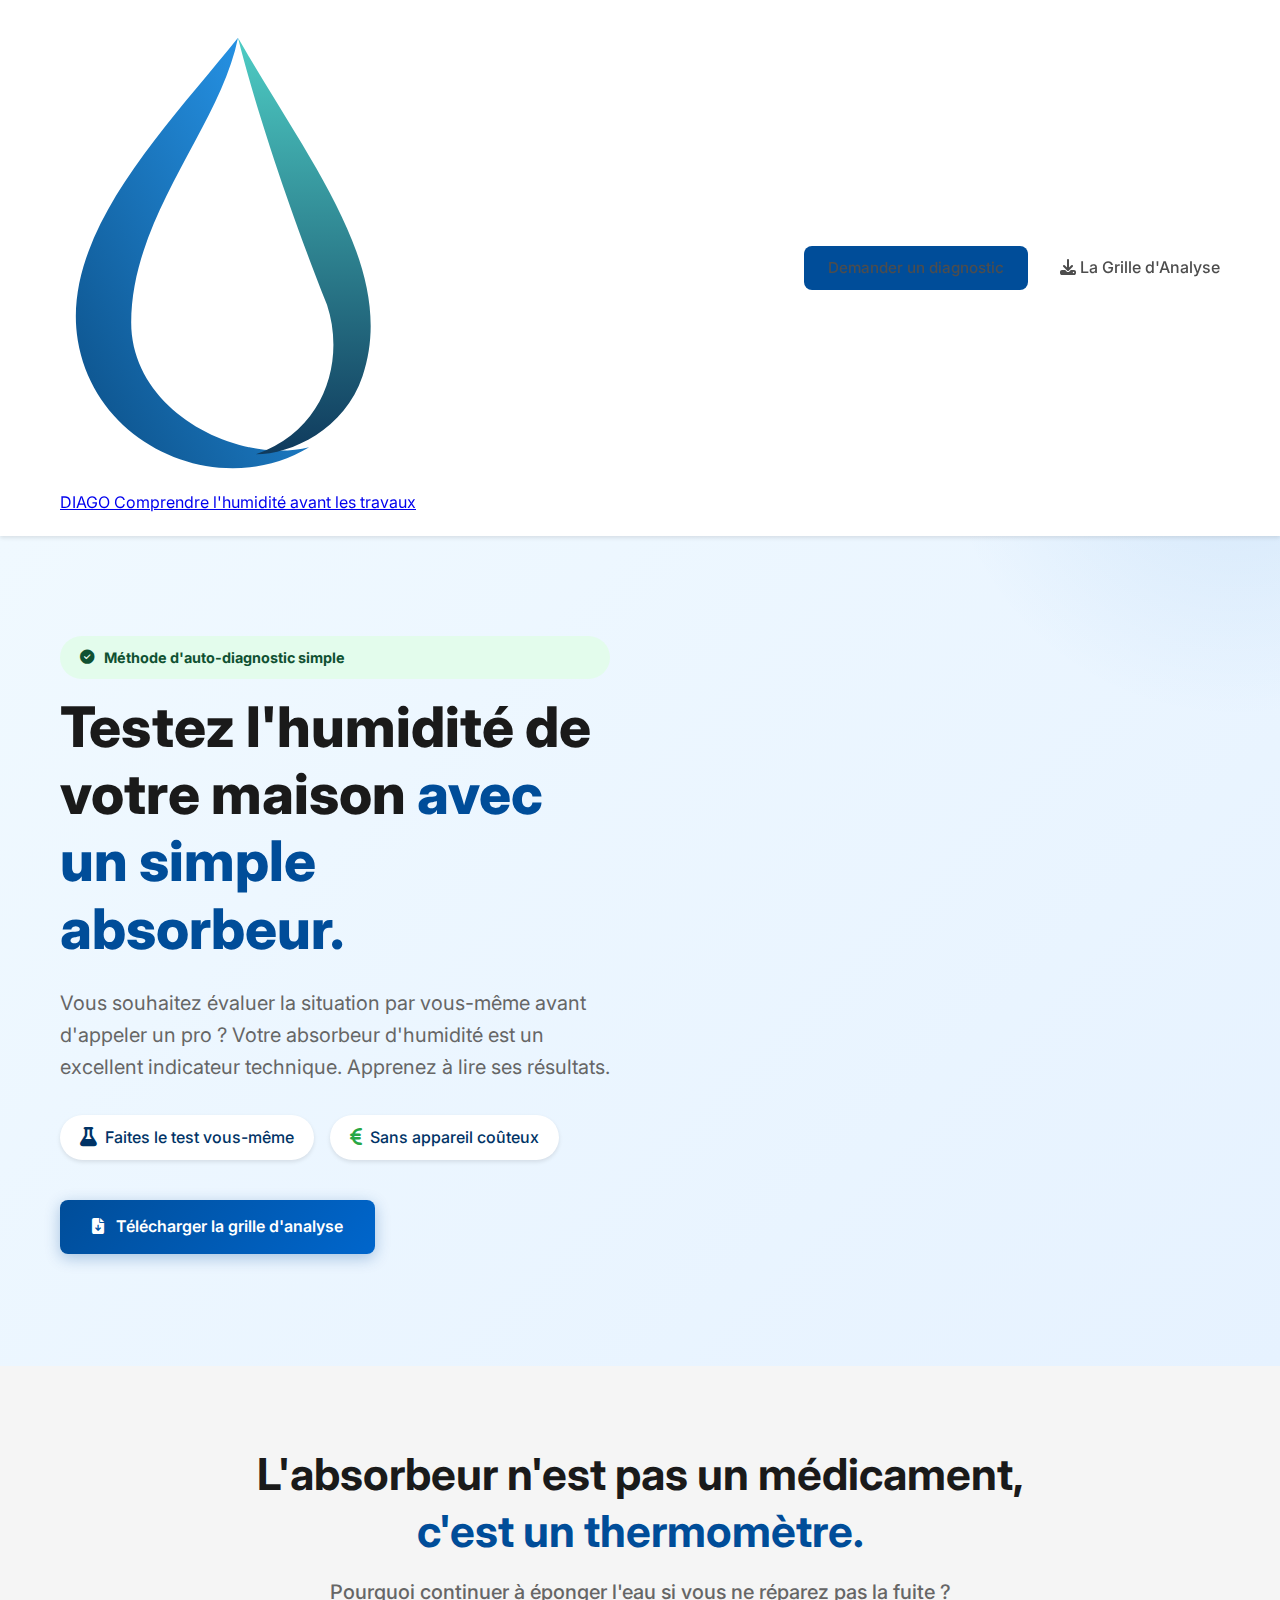
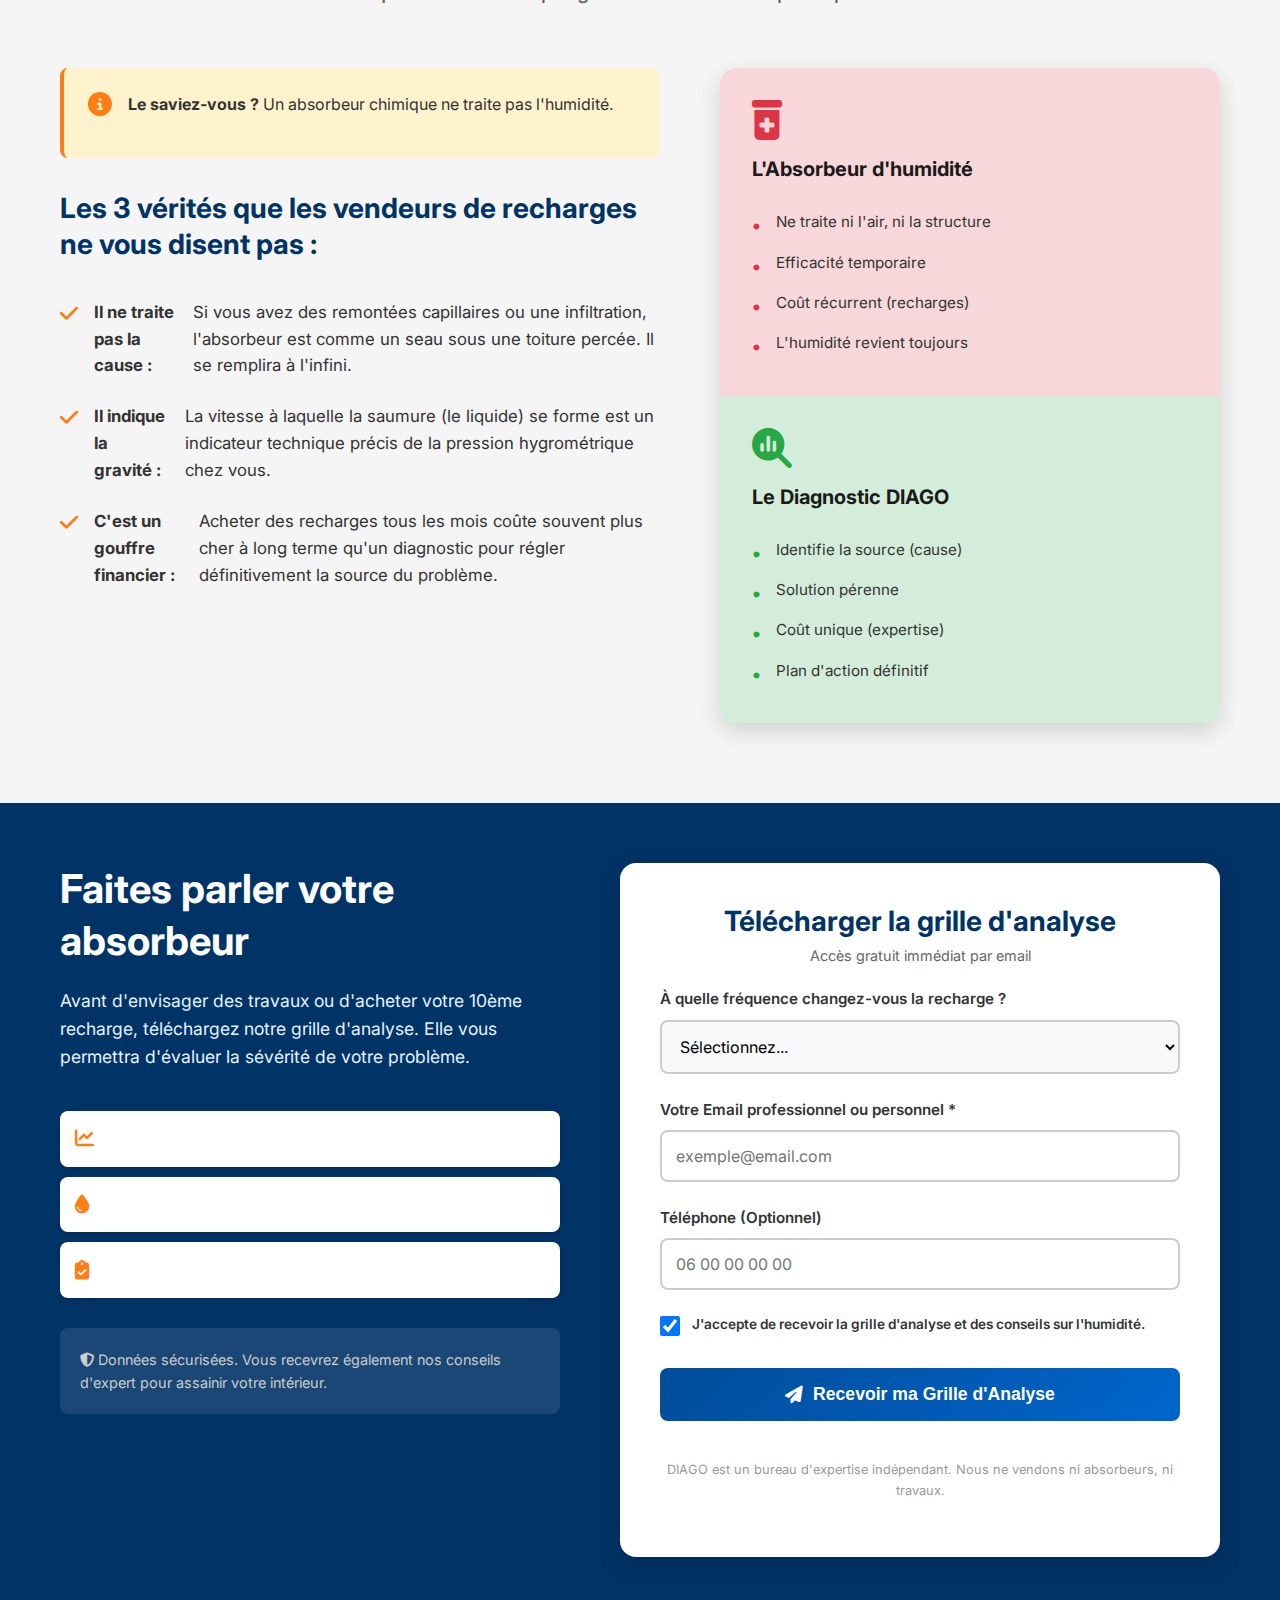
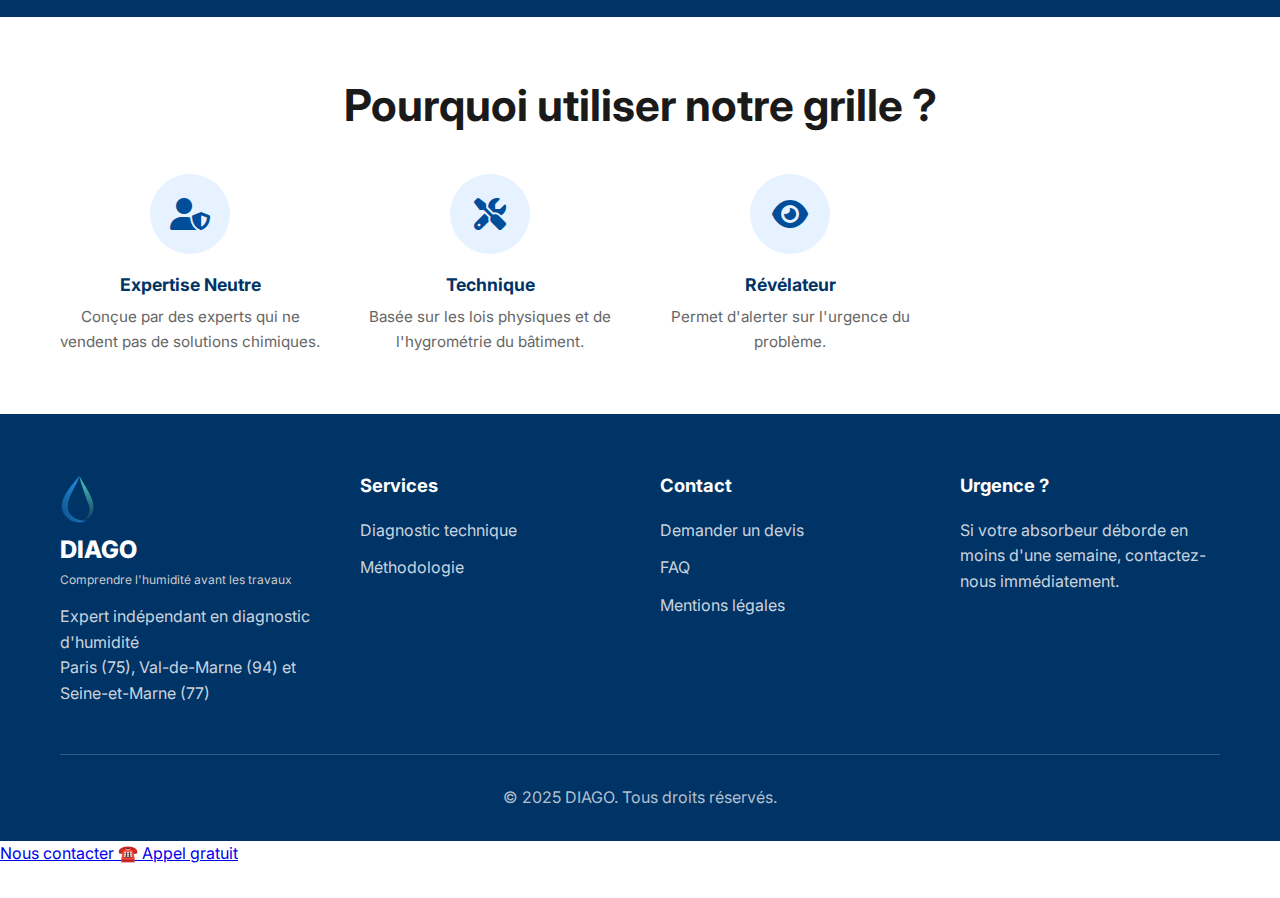
<file: analyse-absorbeur.html>
<!DOCTYPE html>
<html lang="fr-FR">
<head>
    <!-- Scripts Analytics & Tracking (Conservés du site principal) -->
    <script type="text/javascript">
        (function(c,l,a,r,i,t,y){
            c[a]=c[a]||function(){(c[a].q=c[a].q||[]).push(arguments)};
            t=l.createElement(r);t.async=1;t.src="https://www.clarity.ms/tag/"+i;
            y=l.getElementsByTagName(r)[0];y.parentNode.insertBefore(t,y);
        })(window, document, "clarity", "script", "v8ih3ie254");
    </script>

    <link rel="icon" type="image/png" href="/favicon.png">

    <!-- Google tag (gtag.js) -->
    <script async src="https://www.googletagmanager.com/gtag/js?id=AW-17902488856"></script>
    <script>
      window.dataLayer = window.dataLayer || [];
      function gtag(){dataLayer.push(arguments);}
      gtag('js', new Date());
      gtag('config', 'AW-17902488856');
    </script>
    <script>
      window.dataLayer = window.dataLayer || [];
      function gtag(){dataLayer.push(arguments);}
      gtag('consent', 'default', {
        'ad_storage': 'denied',
        'ad_user_data': 'denied',
        'ad_personalization': 'denied',
        'analytics_storage': 'denied',
        'wait_for_update': 500
      });
      gtag('js', new Date());
      gtag('config', 'AW-17902488856');
    </script>

    <meta charset="UTF-8">
    <meta name="viewport" content="width=device-width, initial-scale=1.0">
    
    <!-- SEO Spécifique à la Landing Page -->
    <title>Comment tester l'humidité soi-même avec un absorbeur | DIAGO</title>
    <meta name="description" content="Vous voulez tester l'humidité de votre maison ? Utilisez votre absorbeur comme outil de diagnostic. Téléchargez notre grille d'analyse pour interpréter les résultats.">
    <meta name="robots" content="index, follow">
    
    <!-- Styles -->
    <!-- Lien vers votre fichier CSS principal -->
    <link rel="stylesheet" href="css/style.css">
    
    <!-- Polices & Icones -->
    <link href="https://fonts.googleapis.com/css2?family=Inter:wght@300;400;500;600;700;800&display=swap" rel="stylesheet">
    <link rel="stylesheet" href="https://cdn.jsdelivr.net/npm/@fortawesome/fontawesome-free@6.4.0/css/all.min.css">
    <link rel="stylesheet" href="https://fonts.googleapis.com/css2?family=Montserrat:wght@400;700&display=swap">

    <!-- CSS Spécifique pour cette Landing Page (Surcharge légère) -->
    <style>
        /* Ajustements pour le Lead Magnet */
        .ebook-hero {
            background: linear-gradient(135deg, #f0f9ff 0%, #e6f2ff 100%);
        }
        
        .book-mockup {
            background: white;
            padding: 20px;
            border-radius: var(--radius-lg);
            box-shadow: 0 20px 40px rgba(0,0,0,0.15);
            text-align: center;
            border: 1px solid #e0e0e0;
            max-width: 350px;
            margin: 0 auto;
        }

        .book-mockup img {
            max-width: 100%;
            height: auto;
        }

        .book-title {
            font-family: 'Montserrat', sans-serif;
            color: var(--primary-dark);
            font-weight: 800;
            font-size: 1.5rem;
            margin: 15px 0;
            line-height: 1.2;
        }

        .guide-features {
            margin-top: 30px;
        }

        .guide-features li {
            background: white;
            padding: 15px;
            border-radius: var(--radius-md);
            margin-bottom: 10px;
            box-shadow: var(--shadow-sm);
            display: flex;
            align-items: center;
            gap: 15px;
            font-weight: 500;
        }

        .guide-features li i {
            color: var(--accent-orange);
            font-size: 1.2rem;
        }

        /* Section de conversion sombre */
        .conversion-section {
            background: var(--primary-dark);
            color: white;
            padding: 60px 0;
        }

        .conversion-card {
            background: white;
            border-radius: var(--radius-lg);
            padding: 40px;
            color: var(--gray-900);
            box-shadow: 0 10px 30px rgba(0,0,0,0.3);
        }

        /* Indicateur visuel */
        .meter-container {
            display: flex;
            justify-content: center;
            margin: 30px 0;
        }
        
        .scale-box {
            display: flex;
            align-items: center;
            gap: 10px;
            background: #fff3cd;
            color: #856404;
            padding: 10px 20px;
            border-radius: 50px;
            font-weight: bold;
            font-size: 0.9rem;
        }
    </style>
</head>
<body>

    <!-- Header Simplifié (Focalisation sur le message) -->
   <header class="header">
        <div class="container">
            <div class="header-content"> 
                <a href="index.html" class="logo-link" aria-label="Retour à l'accueil Diago">
                <div class="diago-logo header-logo">
                    <!-- Ajout role et aria-label pour l'accessibilité du SVG -->
                    <svg class="logo-icon" viewBox="0 0 100 130" xmlns="http://www.w3.org/2000/svg" role="img" aria-label="Logo Diago">
                        <defs>
                            <linearGradient id="gradBlue" x1="0%" y1="100%" x2="100%" y2="0%">
                                <stop offset="0%" style="stop-color:#0b4e85"/>
                                <stop offset="100%" style="stop-color:#2a9df4"/>
                            </linearGradient>

                            <linearGradient id="gradTeal" x1="0%" y1="100%" x2="0%" y2="0%">
                                <stop offset="0%" style="stop-color:#0f3a5d"/>
                                <stop offset="100%" style="stop-color:#4ecdc4"/>
                            </linearGradient>
                        </defs>

                        <path d="M 50 5 C 30 30, 0 60, 5 90 C 10 120, 45 135, 70 120 C 50 125, 20 110, 20 85 C 20 55, 45 30, 50 5 Z"
                              fill="url(#gradBlue)" />

                        <path d="M 50 5 C 70 40, 95 70, 85 100 C 80 115, 65 122, 55 122 C 75 115, 80 95, 75 80 C 65 55, 55 25, 50 5 Z"
                              fill="url(#gradTeal)" />
                    </svg>

                    <div class="logo-text">
                        <span class="brand-name">DIAGO</span>
                        <span class="tagline">Comprendre l'humidité avant les travaux</span>
                    </div>
                </div>
                </a>
                
                <nav class="nav" role="navigation">

                    <a href="#contact" class="btn-primary-small">Demander un diagnostic</a>
                    <!-- Navigation réduite pour éviter la fuite du prospect -->
                    <a href="#grille-analyse" class="btn-call header-cta" aria-label="Télécharger le guide">
                        <i class="fas fa-download"></i>
                        <span>La Grille d'Analyse</span>
                    </a>
                </nav>
            </div> 
        </div>
    </header>

    <!-- Hero Section : Modifiée pour "Tester soi-même" -->
    <section class="hero ebook-hero">
        <div class="container">
            <div class="hero-content">
                <div class="hero-text">
                    <!-- Badge modifié pour rassurer -->
                    <div class="scale-box" style="background: #e3fcec; color: #0f5132;">
                        <i class="fas fa-check-circle"></i>
                        <span>Méthode d'auto-diagnostic simple</span>
                    </div>
                    
                    <!-- Titre focalisé sur le test -->
                    <h1 style="margin-top: 15px;">Testez l'humidité de votre maison <span class="highlight">avec un simple absorbeur.</span></h1>
                    
                    <!-- Sous-titre explicatif -->
                    <p class="hero-subtitle">Vous souhaitez évaluer la situation par vous-même avant d'appeler un pro ? Votre absorbeur d'humidité est un excellent indicateur technique. Apprenez à lire ses résultats.</p>
                    
                    <!-- Bénéfices orientés "Do It Yourself" -->
                    <div class="hero-features">
                        <div class="feature-badge">
                            <i class="fas fa-flask" style="color: var(--primary-color);"></i>
                            <span>Faites le test vous-même</span>
                        </div>
                        <div class="feature-badge">
                            <i class="fas fa-euro-sign"></i>
                            <span>Sans appareil coûteux</span>
                        </div>
                    </div>

                    <div class="hero-cta">
                        <a href="#grille-analyse" class="btn-primary">
                            <i class="fas fa-file-download" style="margin-right: 8px;"></i>
                            Télécharger la grille d'analyse
                        </a>
                    </div>
                </div>
                
    </section>

    <!-- Section Éducative : Le Déclic -->
    <section class="problem-section">
        <div class="container">
            <div class="section-header">
                <h2>L'absorbeur n'est pas un médicament,<br><span class="highlight">c'est un thermomètre.</span></h2>
                <p class="section-subtitle">Pourquoi continuer à éponger l'eau si vous ne réparez pas la fuite ?</p>
            </div>
            
            <div class="problem-content">
                <div class="problem-text">
                    <div class="alert-box">
                        <i class="fas fa-info-circle"></i>
                        <p><strong>Le saviez-vous ?</strong> Un absorbeur chimique ne traite pas l'humidité.</p>
                    </div>
                    
                    <h3>Les 3 vérités que les vendeurs de recharges ne vous disent pas :</h3>
                    <ul class="checkmark-list">
                        <li>
                            <i class="fas fa-check" style="color: var(--accent-orange);"></i>
                            <strong>Il ne traite pas la cause :</strong> Si vous avez des remontées capillaires ou une infiltration, l'absorbeur est comme un seau sous une toiture percée. Il se remplira à l'infini.
                        </li>
                        <li>
                            <i class="fas fa-check" style="color: var(--accent-orange);"></i>
                            <strong>Il indique la gravité :</strong> La vitesse à laquelle la saumure (le liquide) se forme est un indicateur technique précis de la pression hygrométrique chez vous.
                        </li>
                        <li>
                            <i class="fas fa-check" style="color: var(--accent-orange);"></i>
                            <strong>C'est un gouffre financier :</strong> Acheter des recharges tous les mois coûte souvent plus cher à long terme qu'un diagnostic pour régler définitivement la source du problème.
                        </li>
                    </ul>
                </div>
                
                <div class="problem-image">
                    <div class="comparison-card">
                        <div class="comparison-item bad">
                            <i class="fas fa-prescription-bottle-alt"></i>
                            <h4>L'Absorbeur d'humidité</h4>
                            <ul>
                                <li>Ne traite ni l'air, ni la structure</li>
                                <li>Efficacité temporaire</li>
                                <li>Coût récurrent (recharges)</li>
                                <li>L'humidité revient toujours</li>
                            </ul>
                        </div>
                        <div class="comparison-item good">
                            <i class="fas fa-magnifying-glass-chart"></i>
                            <h4>Le Diagnostic DIAGO</h4>
                            <ul>
                                <li>Identifie la source (cause)</li>
                                <li>Solution pérenne</li>
                                <li>Coût unique (expertise)</li>
                                <li>Plan d'action définitif</li>
                            </ul>
                        </div>
                    </div>
                </div>
            </div>
        </div>
    </section>

    <!-- Section Capture / Lead Magnet -->
    <section id="grille-analyse" class="conversion-section">
        <div class="container">
            <div class="contact-wrapper">
                <div class="contact-info">
                    <h2 style="color: white;">Faites parler votre absorbeur</h2>
                    <p style="color: #e6f2ff;">Avant d'envisager des travaux ou d'acheter votre 10ème recharge, téléchargez notre grille d'analyse. Elle vous permettra d'évaluer la sévérité de votre problème.</p>
                    
                    <ul class="guide-features" style="list-style: none; padding: 0;">
                        <li>
                            <i class="fas fa-chart-line"></i>
                            <span>Calcul du ratio "Jours / Litres" pour définir l'urgence</span>
                        </li>
                        <li>
                            <i class="fas fa-tint"></i>
                            <span>Interpréter la viscosité et la couleur du liquide</span>
                        </li>
                        <li>
                            <i class="fas fa-clipboard-check"></i>
                            <span>La Checklist : "Faut-il appeler un expert ?"</span>
                        </li>
                    </ul>

                    <div style="margin-top: 30px; padding: 20px; background: rgba(255,255,255,0.1); border-radius: var(--radius-md);">
                        <p style="margin: 0; font-size: 0.9rem; color: #ccc;">
                            <i class="fas fa-shield-alt"></i> Données sécurisées. Vous recevrez également nos conseils d'expert pour assainir votre intérieur.
                        </p>
                    </div>
                </div>

                <div class="contact-form-wrapper" style="position: relative; top: 0;">
                    <div style="text-align: center; margin-bottom: 20px;">
                        <h3 style="color: var(--primary-dark); margin-bottom: 5px;">Télécharger la grille d'analyse</h3>
                        <p style="font-size: 0.9rem; color: #666;">Accès gratuit immédiat par email</p>
                    </div>

                    <form id="leadMagnetForm" class="contact-form">
                        <!-- Champs cachés pour l'automatisation -->
                        <input type="hidden" name="source" value="landing_absorbeur">
                        
                        <div class="form-group">
                            <label for="frequence">À quelle fréquence changez-vous la recharge ?</label>
                            <select id="frequence" name="frequence" required style="background: #f8f9fa;">
                                <option value="">Sélectionnez...</option>
                                <option value="moins_15_jours">Moins de 15 jours (Très rapide)</option>
                                <option value="15_30_jours">Entre 15 et 30 jours</option>
                                <option value="plus_30_jours">Plus d'un mois</option>
                                <option value="ne_sais_pas">Je ne sais pas encore</option>
                            </select>
                        </div>

                        <div class="form-group">
                            <label for="email">Votre Email professionnel ou personnel *</label>
                            <input type="email" id="email" name="email" placeholder="exemple@email.com" required autocomplete="email">
                        </div>
                        
                        <div class="form-group">
                            <label for="telephone">Téléphone (Optionnel)</label>
                            <input type="tel" id="telephone" name="telephone" placeholder="06 00 00 00 00" autocomplete="tel">
                        </div>

                        <div class="form-group checkbox-group">
                            <label class="checkbox-label">
                                <input type="checkbox" id="consent" name="consent" required checked>
                                <span style="font-size: 0.85rem;">J'accepte de recevoir la grille d'analyse et des conseils sur l'humidité.</span>
                            </label>
                        </div>

                        <button type="submit" class="btn-submit">
                            <i class="fas fa-paper-plane"></i>
                            Recevoir ma Grille d'Analyse
                        </button>
                        
                        <p style="text-align: center; font-size: 0.8rem; color: #999; margin-top: 15px;">
                            DIAGO est un bureau d'expertise indépendant. Nous ne vendons ni absorbeurs, ni travaux.
                        </p>
                    </form>
                </div>
            </div>
        </div>
    </section>

    <!-- Preuve Sociale / Confiance -->
    <section class="trust-section">
        <div class="container">
            <div class="section-header" style="margin-bottom: 40px;">
                <h2>Pourquoi utiliser notre grille ?</h2>
            </div>
            <div class="trust-grid">
                <div class="trust-item">
                    <div class="trust-icon">
                        <i class="fas fa-user-shield"></i>
                    </div>
                    <h4>Expertise Neutre</h4>
                    <p>Conçue par des experts qui ne vendent pas de solutions chimiques.</p>
                </div>
                <div class="trust-item">
                    <div class="trust-icon">
                        <i class="fas fa-tools"></i>
                    </div>
                    <h4>Technique</h4>
                    <p>Basée sur les lois physiques et de l'hygrométrie du bâtiment.</p>
                </div>
                <div class="trust-item">
                    <div class="trust-icon">
                        <i class="fas fa-eye"></i>
                    </div>
                    <h4>Révélateur</h4>
                    <p>Permet d'alerter sur l'urgence du problème.</p>
                </div>
            </div>
        </div>
    </section>

    <!-- Footer (Identique au site principal) -->
    <footer class="footer">
        <div class="container">
            <div class="footer-content">
               <div class="footer-section">
                    <div class="diago-logo" style="margin-bottom: 15px;">
                        <svg class="logo-icon" viewBox="0 0 100 130" xmlns="http://www.w3.org/2000/svg" style="height: 50px; width: auto;">
                            <defs>
                                <linearGradient id="gradBlueFooter" x1="0%" y1="100%" x2="100%" y2="0%">
                                    <stop offset="0%" style="stop-color:#0b4e85"/>
                                    <stop offset="100%" style="stop-color:#2a9df4"/>
                                </linearGradient>
                                <linearGradient id="gradTealFooter" x1="0%" y1="100%" x2="0%" y2="0%">
                                    <stop offset="0%" style="stop-color:#0f3a5d"/>
                                    <stop offset="100%" style="stop-color:#4ecdc4"/>
                                </linearGradient>
                            </defs>
                            <path d="M 50 5 C 30 30, 0 60, 5 90 C 10 120, 45 135, 70 120 C 50 125, 20 110, 20 85 C 20 55, 45 30, 50 5 Z" fill="url(#gradBlueFooter)" />
                            <path d="M 50 5 C 70 40, 95 70, 85 100 C 80 115, 65 122, 55 122 C 75 115, 80 95, 75 80 C 65 55, 55 25, 50 5 Z" fill="url(#gradTealFooter)" />
                        </svg>
                        <div class="logo-text">
                            <span class="brand-name" style="font-size: 1.5rem; display: block; font-weight: 800; color: white;">DIAGO</span>
                            <span class="tagline" style="font-size: 0.75rem; display: block; color: #ccc;">Comprendre l'humidité avant les travaux</span>
                        </div>
                    </div>
                    <p>Expert indépendant en diagnostic d'humidité<br>Paris (75), Val-de-Marne (94) et Seine-et-Marne (77)</p>
                </div>
                <div class="footer-section">
                    <h4>Services</h4>
                    <ul>
                        <li><a href="index.html#prestations">Diagnostic technique</a></li>
                        <li><a href="index.html#methode">Méthodologie</a></li>
                    </ul>
                </div>
                <div class="footer-section">
                    <h4>Contact</h4>
                    <ul>
                        <li><a href="index.html#contact">Demander un devis</a></li>
                        <li><a href="index.html#faq">FAQ</a></li>
                        <li><a href="mentions-legales.html">Mentions légales</a></li>
                    </ul>
                </div>              
                <div class="footer-section">
                    <h4>Urgence ?</h4>
                    <p>Si votre absorbeur déborde en moins d'une semaine, contactez-nous immédiatement.</p>
                </div>
            </div>
            <div class="footer-bottom">
                <p>&copy; 2025 DIAGO. Tous droits réservés.</p>
            </div>
        </div>
    </footer>

    <!-- Scripts pour le formulaire (Simulation) -->
    <script>
        document.getElementById('leadMagnetForm').addEventListener('submit', function(e) {
            e.preventDefault();
            const btn = this.querySelector('.btn-submit');
            const originalText = btn.innerHTML;
            
            // Simulation d'envoi
            btn.innerHTML = '<i class="fas fa-spinner fa-spin"></i> Envoi en cours...';
            btn.style.opacity = '0.7';
            
            setTimeout(() => {
                // Ici, vous connecterez votre outil d'emailing (MailerLite, Brevo, ou Google Sheet via JS)
                alert("Merci ! La grille d'analyse a été envoyée à votre adresse email. (Simulation)");
                
                // Redirection ou message de succès
                btn.innerHTML = '<i class="fas fa-check"></i> Envoyé !';
                btn.style.background = '#28a745';
                this.reset();
                
                // Optionnel : Rediriger vers une page de remerciement qui propose le diagnostic payant
                // window.location.href = "merci-diagnostic.html";
            }, 1500);
        });
    </script>
    
    <!-- Bouton d'appel Sticky (Identique au site principal) -->
    <div id="sticky-cta-mobile" class="sticky-mobile-wrapper">
        <a href="#" id="btn-appel-mobile">
            <div class="sticky-btn-content">
                <div class="sticky-text">
                    <span class="sticky-label">Nous contacter</span>
                    <span class="sticky-sub">☎️ Appel gratuit</span>
                </div>
                <div class="sticky-call-action">
                    <svg viewBox="0 0 24 24" width="24" height="24" fill="white"><path d="M20.01 15.38c-1.23 0-2.42-.2-3.53-.56a.977.977 0 0 0-1.01.24l-1.57 1.97c-2.83-1.49-5.15-3.8-6.62-6.65l1.97-1.6c.26-.29.35-.69.24-1.02-.37-1.11-.56-2.3-.56-3.53 0-.54-.45-.99-.99-.99H4.19C3.65 3.25 3 3.25 3 3.81c0 8.61 7.43 16.5 16.5 16.5.56 0 1.11-.45 1.11-.99v-3.85c0-.54-.45-.99-.99-.99z"/></svg>
                </div>
            </div>
        </a>
    </div>

    <!-- Script Appel (Identique) -->
    <script>
    document.addEventListener('DOMContentLoaded', function() {
        const part1 = "06"; const part2 = "82"; const part3 = "53"; const part4 = "39"; const part5 = "50";
        const numeroComplet = part1 + part2 + part3 + part4 + part5;
        function lancerAppel(e) {
            e.preventDefault();
            window.location.href = 'tel:' + numeroComplet;
        }
        const btnMobile = document.getElementById('btn-appel-mobile');
        if(btnMobile) btnMobile.addEventListener('click', lancerAppel);
        
        // Sticky Scroll Logic
        const stickyBtn = document.getElementById('sticky-cta-mobile');
        window.addEventListener('scroll', function() {
            if (window.scrollY > 150) {
                if(stickyBtn) stickyBtn.classList.add('is-visible');
            } else {
                if(stickyBtn) stickyBtn.classList.remove('is-visible');
            }
        });
    });
    </script>
</body>

</html>
</file>
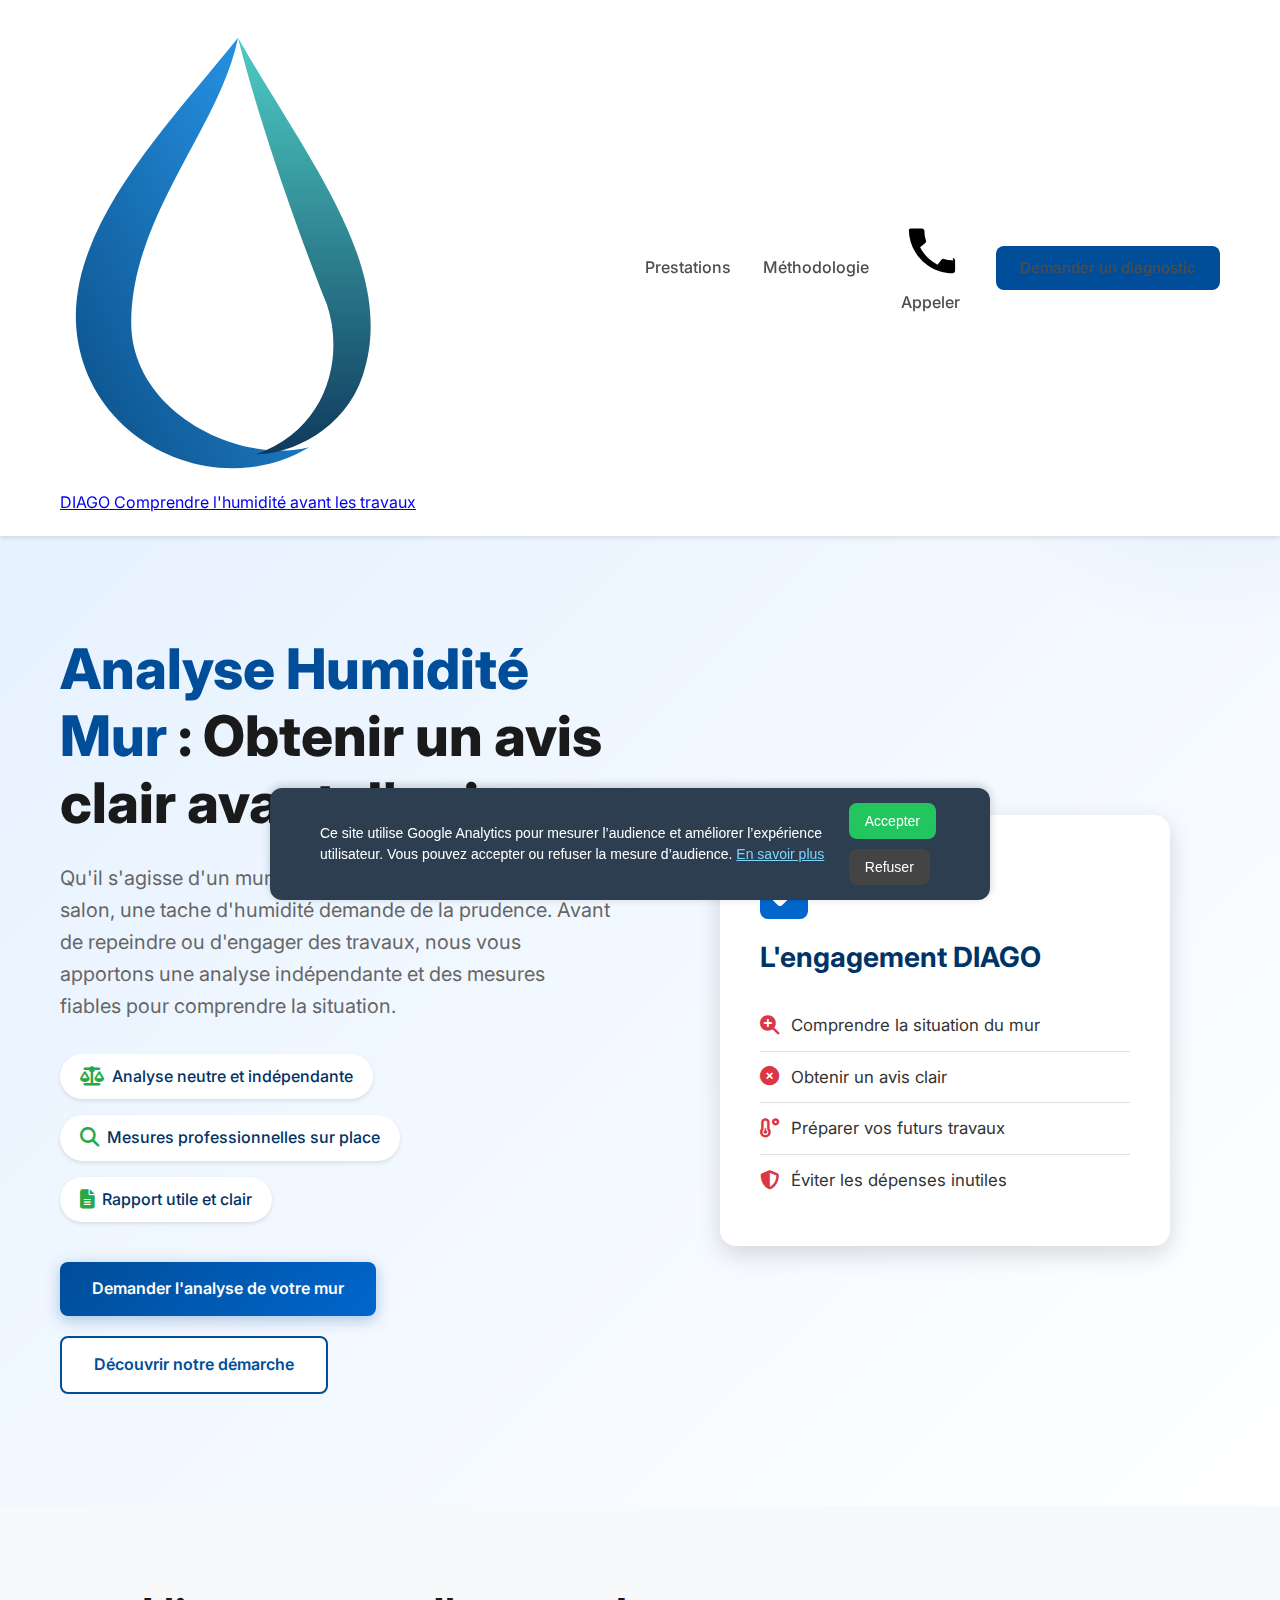
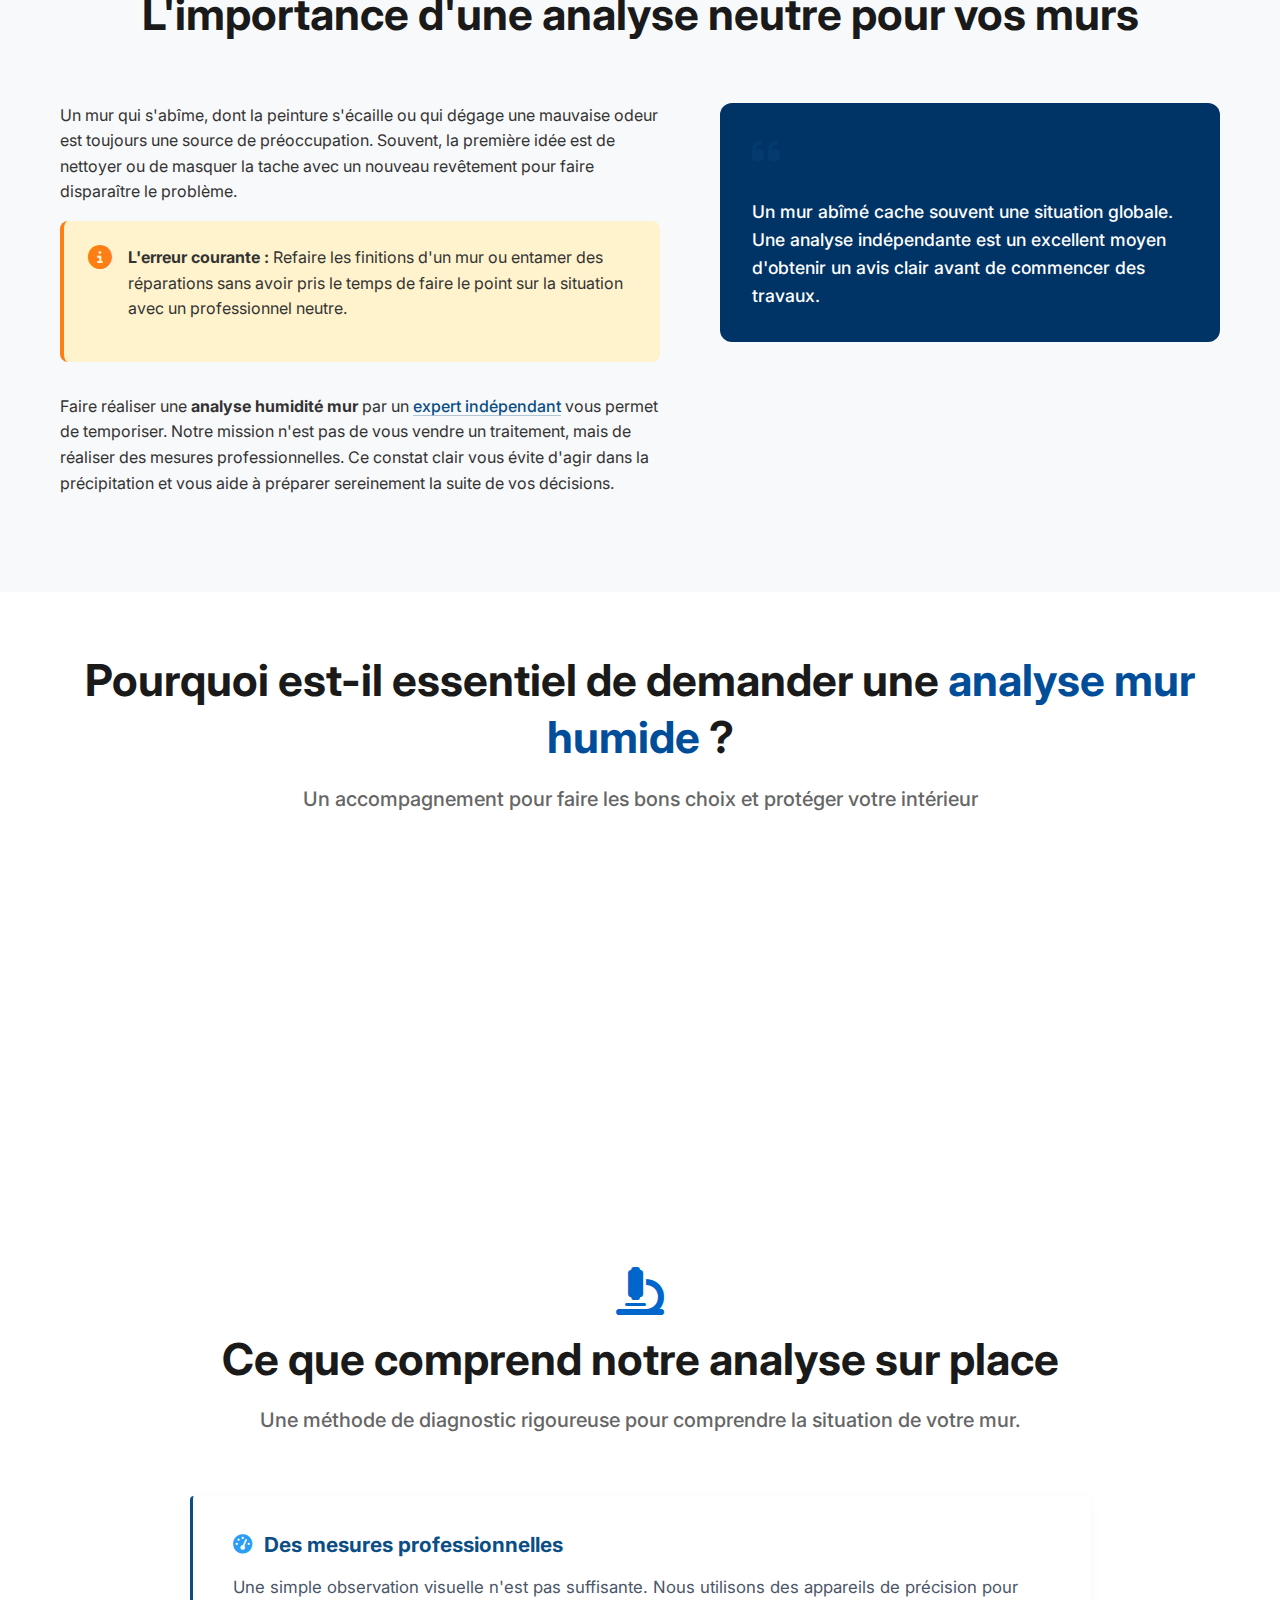
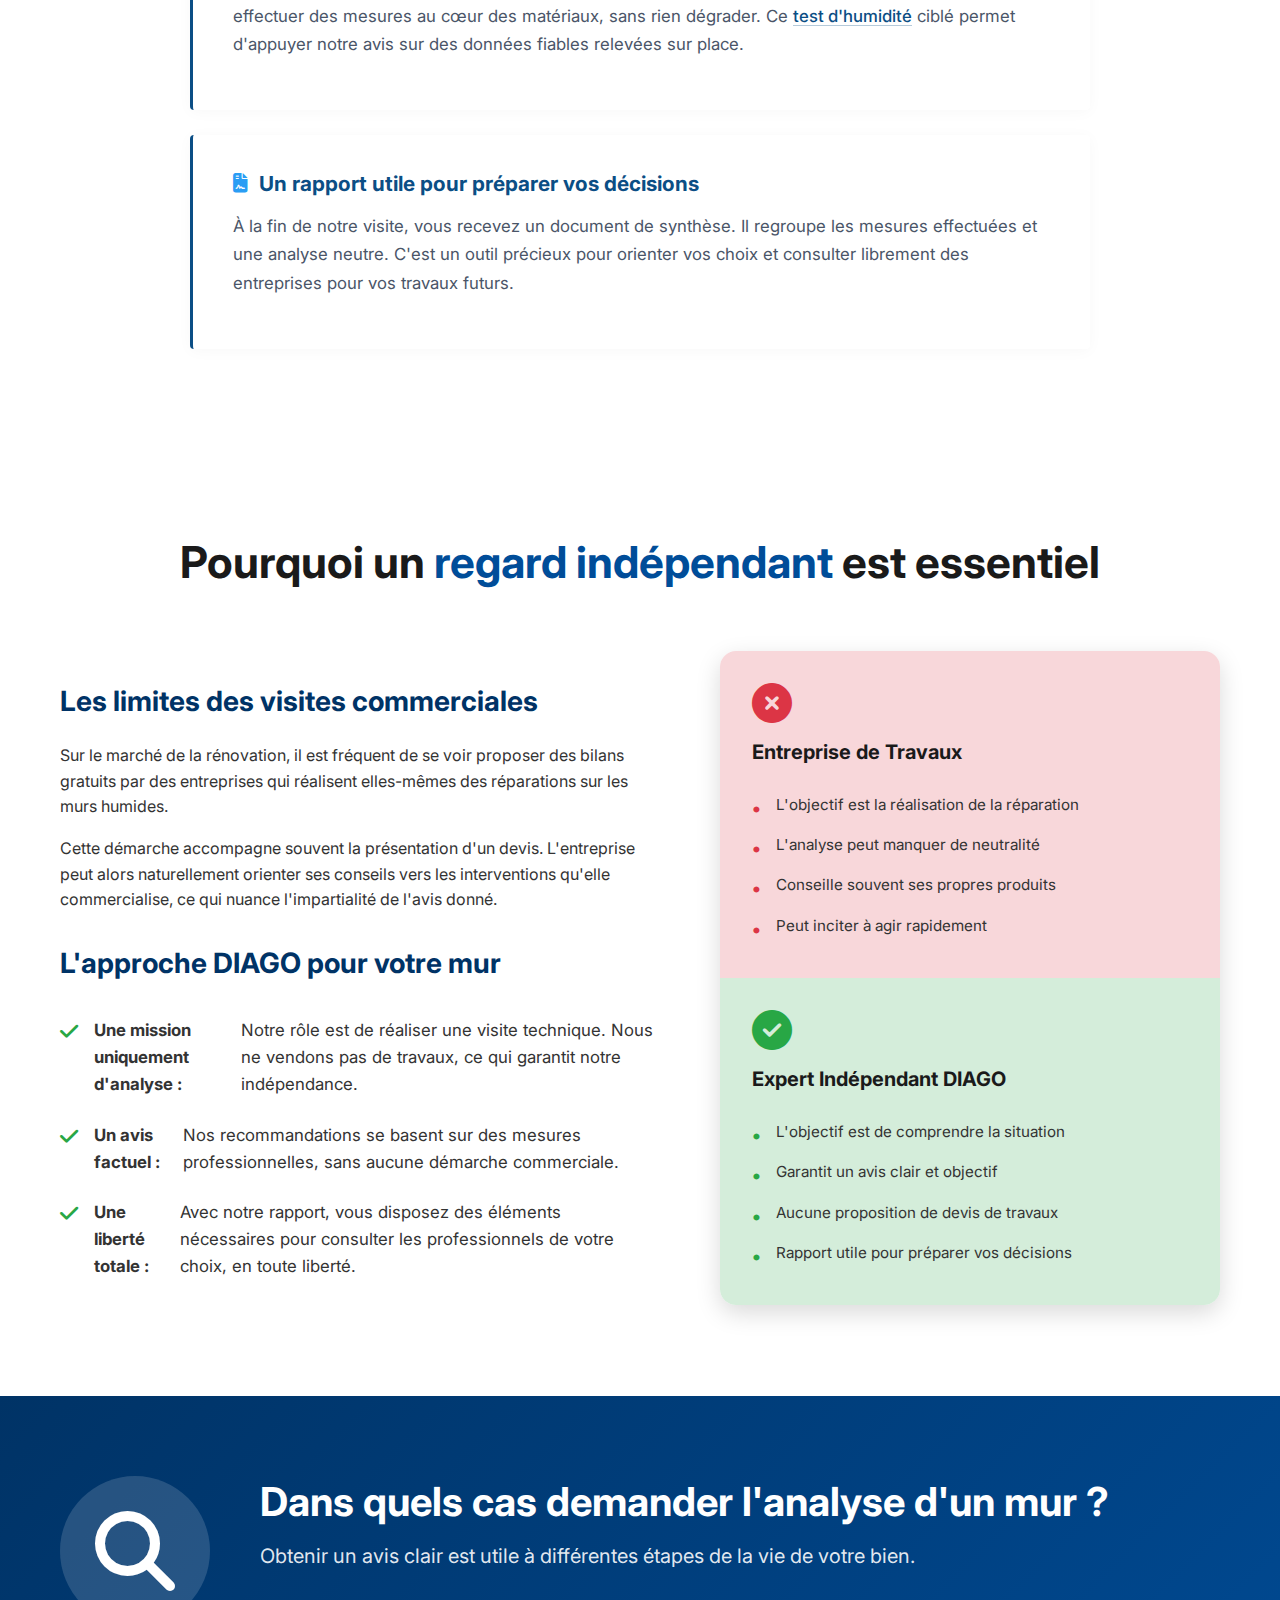
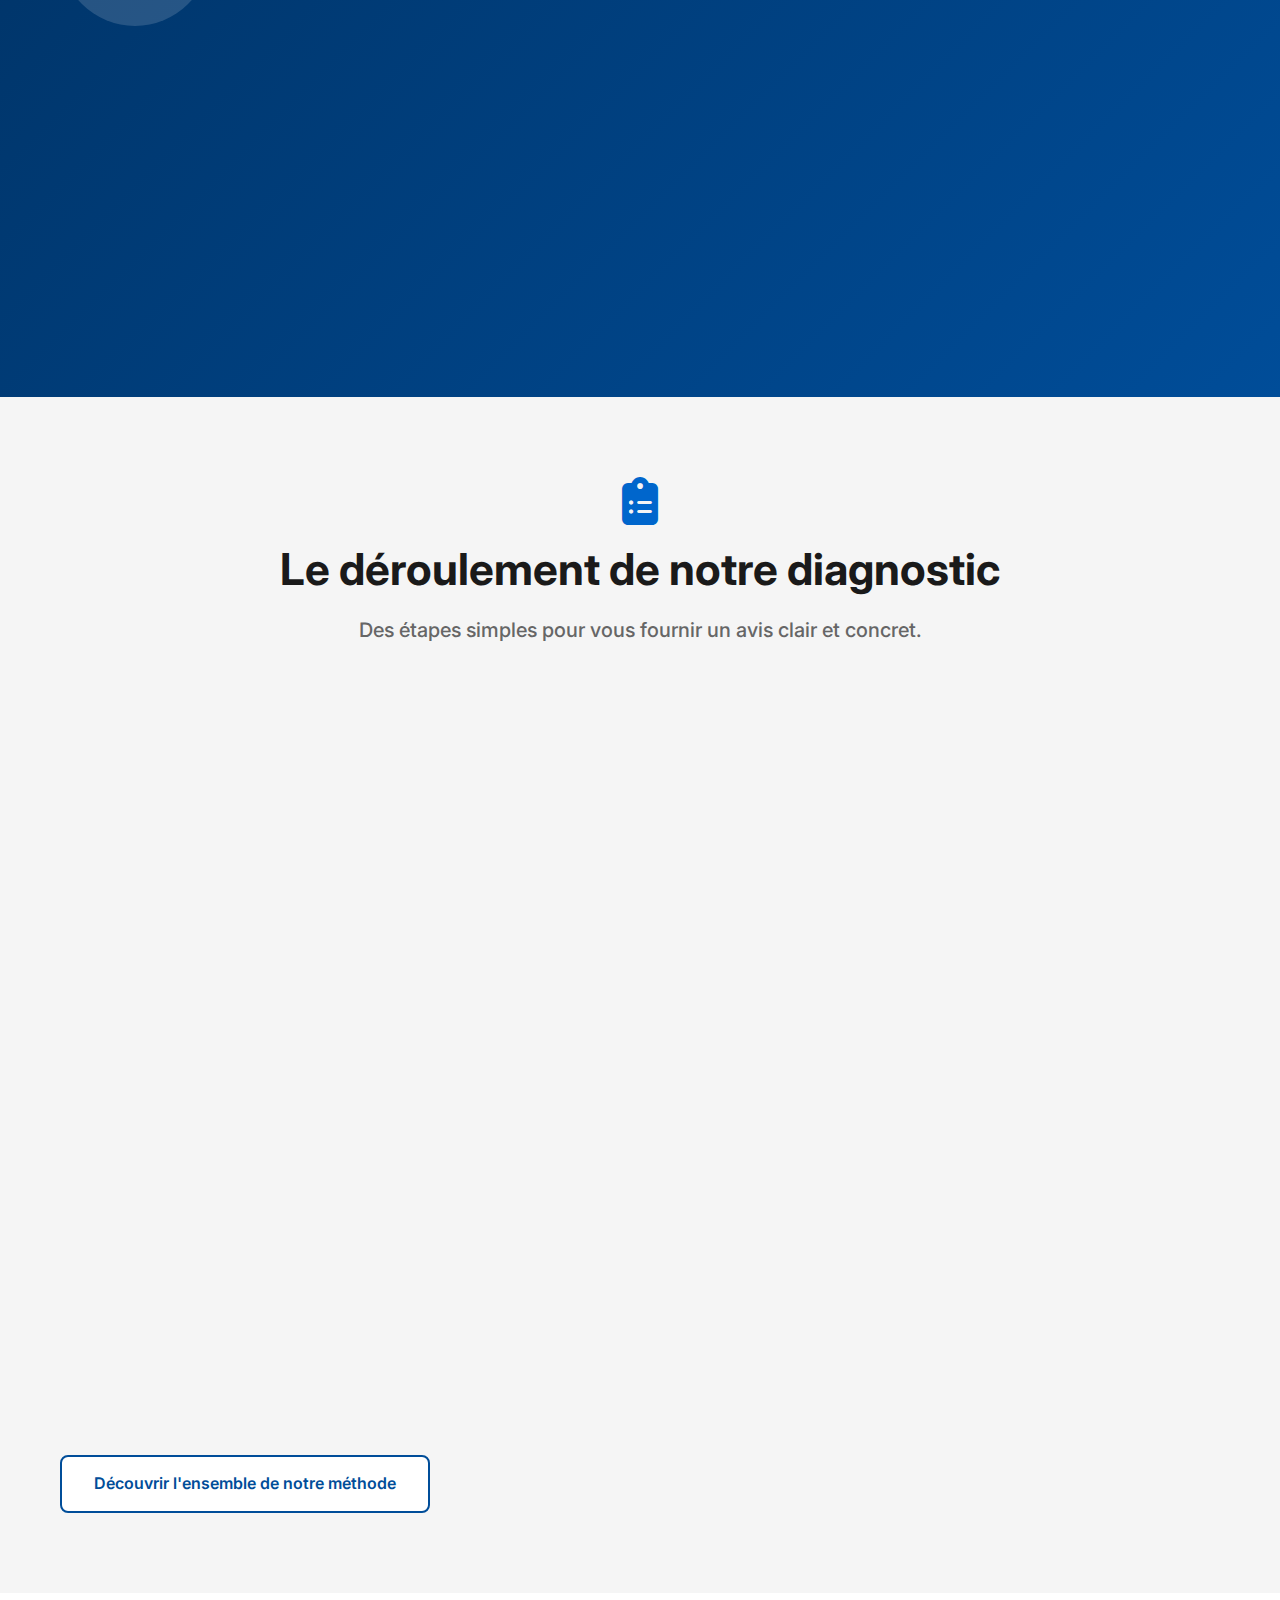
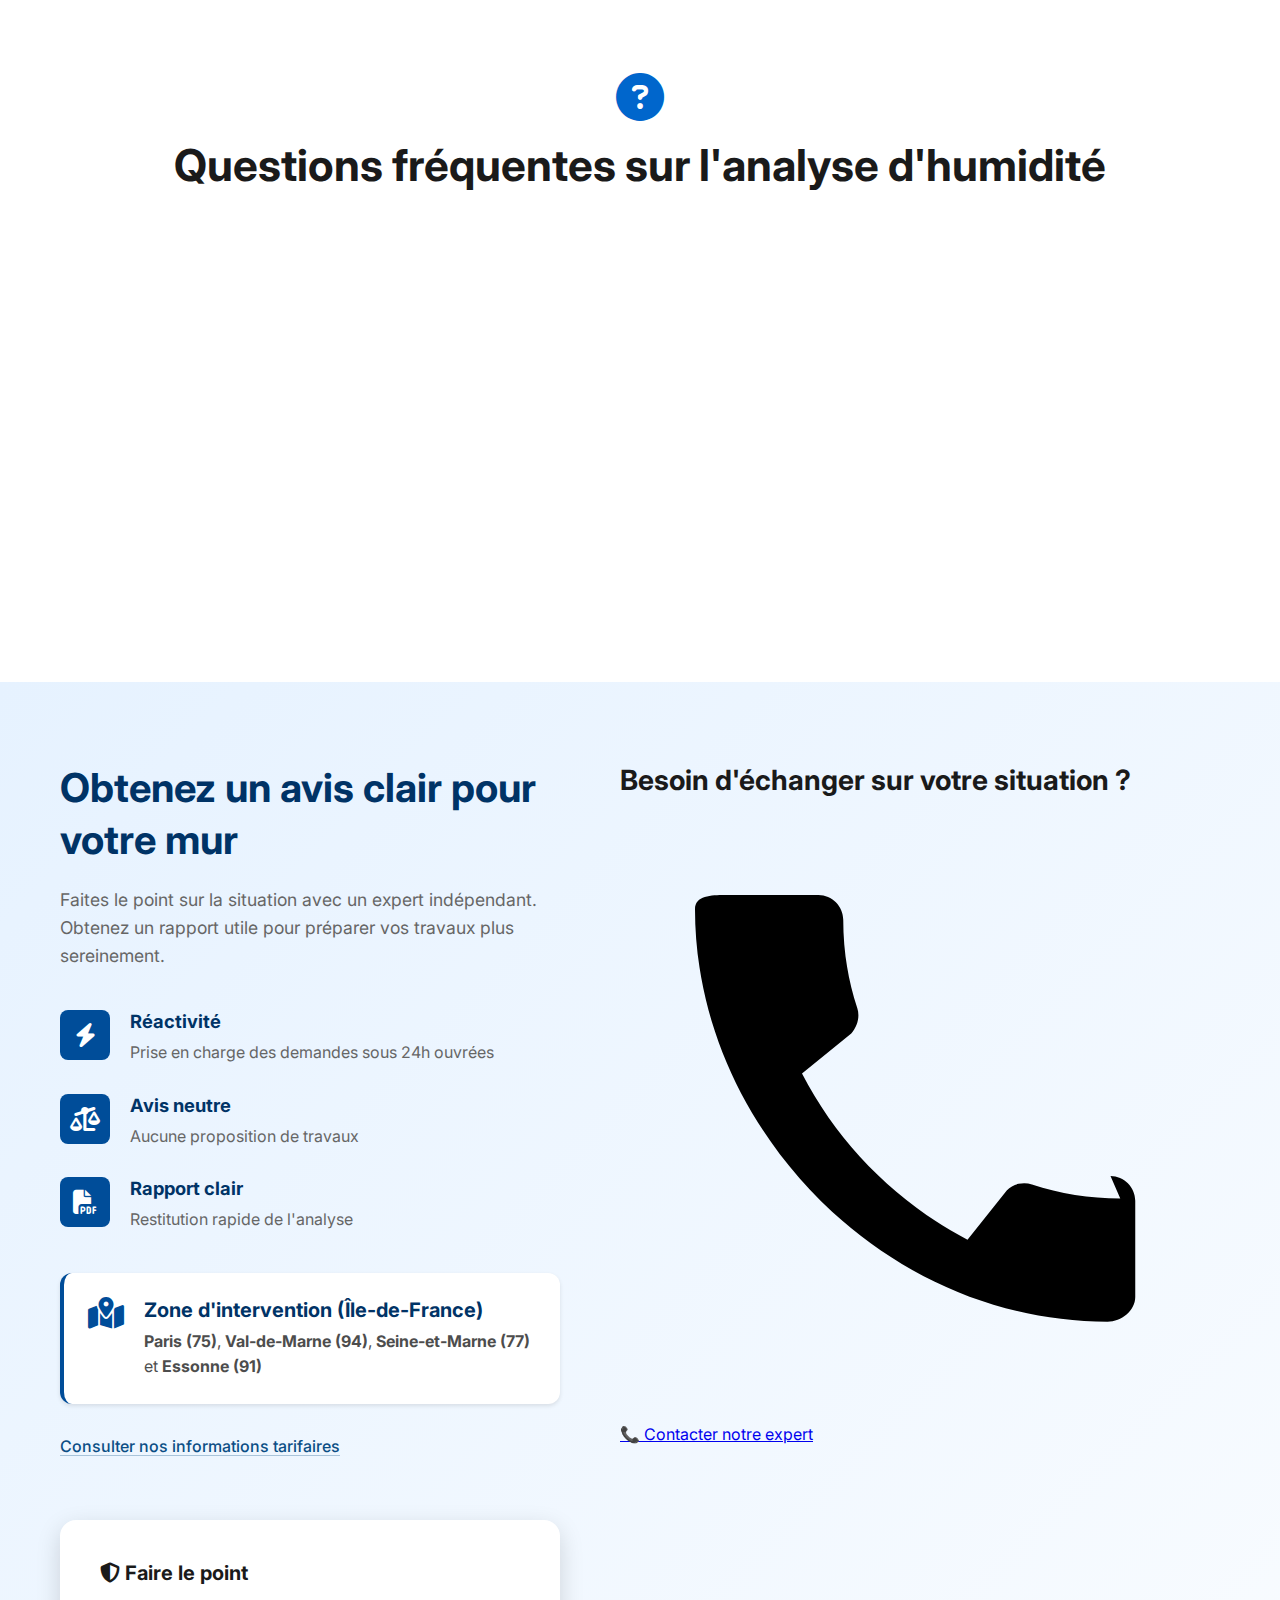
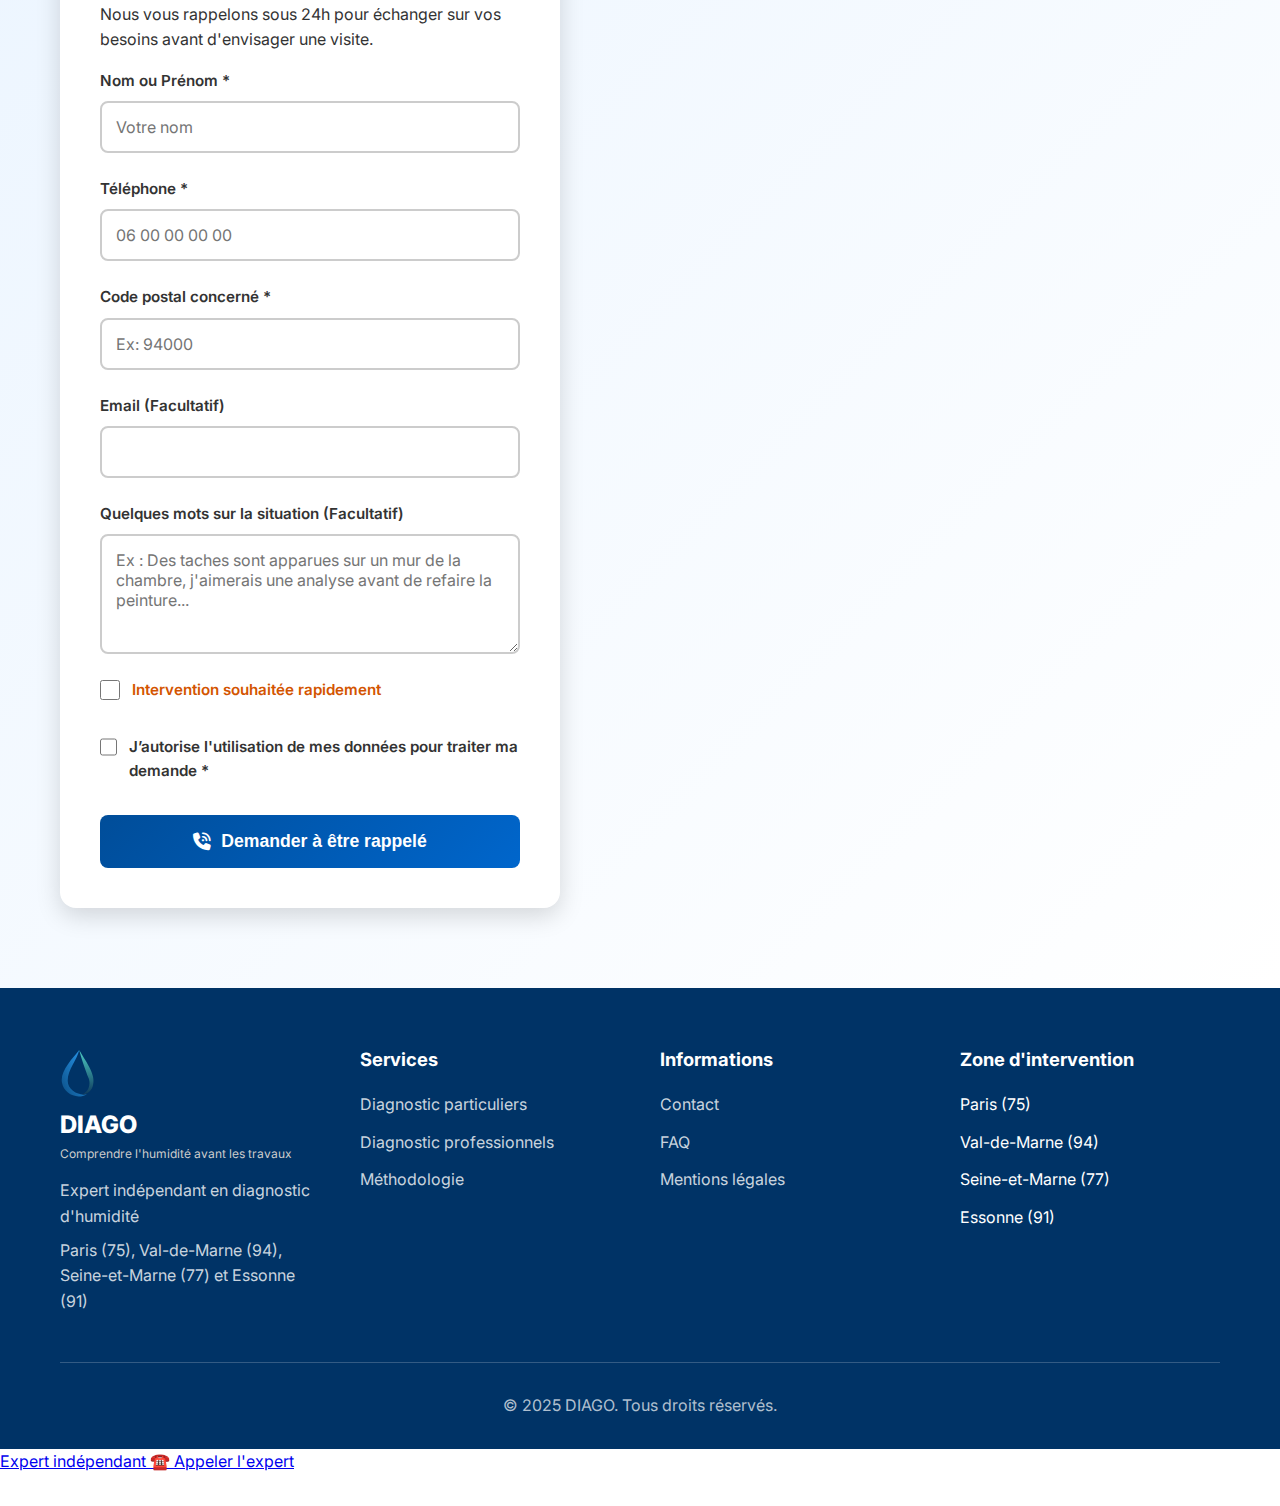
<file: analyse-humidite-mur.html>
<!DOCTYPE html>
<html lang="fr-FR">
<head>
<!-- À mettre dans le <head> -->
<link rel="icon" type="image/png" href="/favicon.png">

<!-- Google Analytics 4 -->
<script async src="https://www.googletagmanager.com/gtag/js?id=G-VTEGEBEJJP"></script>
<script>
  window.dataLayer = window.dataLayer || [];
  function gtag(){dataLayer.push(arguments);}

  // Consentement par défaut : refusé
  gtag('consent', 'default', {
    'analytics_storage': 'denied',
    'wait_for_update': 500
  });

  gtag('js', new Date());

  // Désactive l'envoi automatique de page_view tant que l'utilisateur n'a pas accepté
  gtag('config', 'G-VTEGEBEJJP', {
    'send_page_view': false
  });

  function sendGA4PageView() {
    gtag('event', 'page_view', {
      page_title: document.title,
      page_location: window.location.href,
      page_path: window.location.pathname
    });
  }

  function acceptAnalytics() {
    localStorage.setItem('cookie_consent_ga4', 'accepted');

    gtag('consent', 'update', {
      'analytics_storage': 'granted'
    });

    sendGA4PageView();
    document.getElementById('cookie-banner').style.display = 'none';
  }

  function refuseAnalytics() {
    localStorage.setItem('cookie_consent_ga4', 'refused');

    gtag('consent', 'update', {
      'analytics_storage': 'denied'
    });

    document.getElementById('cookie-banner').style.display = 'none';
  }

  document.addEventListener('DOMContentLoaded', function () {
    const consent = localStorage.getItem('cookie_consent_ga4');
    const banner = document.getElementById('cookie-banner');

    if (consent === 'accepted') {
      gtag('consent', 'update', {
        'analytics_storage': 'granted'
      });
      sendGA4PageView();
      banner.style.display = 'none';
    } else if (consent === 'refused') {
      gtag('consent', 'update', {
        'analytics_storage': 'denied'
      });
      banner.style.display = 'none';
    } else {
      banner.style.display = 'flex';
    }
  });
</script>

<style>
  #cookie-banner {
    display: none;
    position: fixed;
    bottom: 20px;
    left: 20px;
    right: 20px;
    max-width: 720px;
    margin: 0 auto;
    background: #111;
    color: #fff;
    padding: 18px;
    border-radius: 12px;
    box-shadow: 0 8px 30px rgba(0,0,0,0.25);
    z-index: 9999;
    flex-direction: column;
    gap: 12px;
    font-family: Arial, sans-serif;
  }

  #cookie-banner p {
    margin: 0;
    font-size: 14px;
    line-height: 1.5;
  }

  #cookie-banner .cookie-buttons {
    display: flex;
    gap: 10px;
    flex-wrap: wrap;
  }

  #cookie-banner button {
    border: none;
    padding: 10px 16px;
    border-radius: 8px;
    cursor: pointer;
    font-size: 14px;
  }

  #cookie-accept {
    background: #22c55e;
    color: white;
  }

  #cookie-refuse {
    background: #444;
    color: white;
  }

  #cookie-banner a {
    color: #7dd3fc;
    text-decoration: underline;
  }
</style>
  
    <meta charset="UTF-8">
    <meta name="viewport" content="width=device-width, initial-scale=1.0">
    
    <!-- SEO Technique & Indexation -->
    <title>Analyse humidité mur : diagnostic indépendant | DIAGO</title>
    <meta name="description" content="Analyse humidité mur par un expert indépendant. Obtenez un avis clair, des mesures fiables et un rapport utile avant d'engager des travaux.">
    <meta name="robots" content="index, follow, max-image-preview:large">
    <link rel="canonical" href="https://www.diago-humidite.fr/analyse-humidite-mur.html">
    
    <!-- Optimisation Performance (Preconnect) -->
    <link rel="preconnect" href="https://fonts.googleapis.com">
    <link rel="preconnect" href="https://fonts.gstatic.com" crossorigin>
    <link rel="preconnect" href="https://cdn.jsdelivr.net">

    <!-- Géolocalisation (SEO Local) -->
    <meta name="geo.region" content="FR-IDF">
    <meta name="geo.placename" content="Île-de-France">
    
    <!-- Open Graph / Réseaux Sociaux -->
    <meta property="og:type" content="article">
    <meta property="og:locale" content="fr_FR">
    <meta property="og:site_name" content="DIAGO">
    <meta property="og:title" content="Analyse humidité mur : diagnostic indépendant | DIAGO">
    <meta property="og:description" content="Obtenez un avis clair et des mesures professionnelles sur votre mur. Un expert totalement indépendant pour préparer vos décisions.">
    <meta property="og:url" content="https://www.diago-humidite.fr/analyse-humidite-mur.html">
    <meta property="og:image" content="https://www.diago-humidite.fr/images/share-image-mur.jpg">

    <!-- Twitter Cards -->
    <meta name="twitter:card" content="summary_large_image">
    <meta name="twitter:title" content="Analyse humidité mur | Diagnostic neutre">
    <meta name="twitter:description" content="Obtenir un avis objectif sur un mur touché par l'humidité. Aucune proposition de travaux, uniquement une analyse fiable pour préparer la suite.">

    <!-- Styles -->
    <link rel="stylesheet" href="css/style.css">
    <link href="https://fonts.googleapis.com/css2?family=Inter:wght@300;400;500;600;700;800&display=swap" rel="stylesheet">
    <link rel="stylesheet" href="https://cdn.jsdelivr.net/npm/@fortawesome/fontawesome-free@6.4.0/css/all.min.css">
    <link rel="stylesheet" href="https://fonts.googleapis.com/css2?family=Montserrat:wght@400;700&display=swap">

    <!-- Schema.org (JSON-LD) : Hub Page + Breadcrumb + FAQ -->
    <script type="application/ld+json">
    {
      "@context": "https://schema.org",
      "@graph": [
        {
          "@type": "Service",
          "@id": "https://www.diago-humidite.fr/analyse-humidite-mur.html",
          "url": "https://www.diago-humidite.fr/analyse-humidite-mur.html",
          "name": "Analyse Humidité Mur",
          "description": "Analyse humidité mur par un expert indépendant. Obtenez un avis neutre, des mesures professionnelles et un rapport clair avant d'agir, sans vente de travaux.",
          "provider": {
            "@type": "ProfessionalService",
            "name": "DIAGO",
            "logo": "https://www.diago-humidite.fr/logo.png",
            "image": "https://www.diago-humidite.fr/images/share-image-mur.jpg",
            "address": {
              "@type": "PostalAddress",
              "addressRegion": "Île-de-France",
              "addressCountry": "FR"
            }
          },
          "areaServed": ["Paris", "Val-de-Marne", "Seine-et-Marne", "Essonne"]
        },
        {
          "@type": "BreadcrumbList",
          "itemListElement": [
            {
              "@type": "ListItem",
              "position": 1,
              "name": "Accueil",
              "item": "https://www.diago-humidite.fr/"
            },
            {
              "@type": "ListItem",
              "position": 2,
              "name": "Expertise Humidité",
              "item": "https://www.diago-humidite.fr/expertise-humidite.html"
            },
            {
              "@type": "ListItem",
              "position": 3,
              "name": "Analyse Humidité Mur",
              "item": "https://www.diago-humidite.fr/analyse-humidite-mur.html"
            }
          ]
        },
        {
          "@type": "FAQPage",
          "mainEntity": [
            {
              "@type": "Question",
              "name": "Pourquoi payer une analyse alors que des entreprises se déplacent gratuitement ?",
              "acceptedAnswer": {
                "@type": "Answer",
                "text": "Un expert indépendant facture son temps pour vous garantir un avis neutre, sans chercher à vous vendre des réparations. Cela permet de prendre les bonnes décisions et d'éviter des travaux inadaptés."
              }
            },
            {
              "@type": "Question",
              "name": "L'analyse abîme-t-elle le mur ?",
              "acceptedAnswer": {
                "@type": "Answer",
                "text": "Non. Nous utilisons des appareils de mesure professionnels non destructifs. Nous pouvons évaluer l'état des matériaux sans avoir besoin de percer ou de dégrader vos revêtements."
              }
            },
            {
              "@type": "Question",
              "name": "Que faire une fois le rapport reçu ?",
              "acceptedAnswer": {
                "@type": "Answer",
                "text": "Notre rapport vous fournit un avis clair. Vous pourrez ensuite l'utiliser pour consulter les artisans de votre choix sur des bases saines, ou pour appuyer vos échanges avec votre assurance si nécessaire."
              }
            }
          ]
        }
      ]
    }
    </script>
    
    <style>
        /* Styles spécifiques pour le maillage éditorial premium - Version épurée et subtile */
        .editorial-hub-block {
            background: #ffffff;
            border-radius: 4px;
            padding: 35px 40px;
            margin-bottom: 25px;
            border-left: 3px solid #0b4e85;
            box-shadow: 0 2px 15px rgba(0,0,0,0.03);
            transition: transform 0.3s ease, box-shadow 0.3s ease;
        }
        .editorial-hub-block:hover {
            transform: translateY(-2px);
            box-shadow: 0 4px 20px rgba(0,0,0,0.05);
        }
        .editorial-hub-title {
            color: #0b4e85;
            font-size: 1.3rem;
            margin-bottom: 15px;
            display: flex;
            align-items: center;
            font-weight: 700;
        }
        .editorial-hub-title i {
            margin-right: 12px;
            color: #2a9df4;
            font-size: 1.2rem;
        }
        .editorial-hub-text {
            color: #4a5568;
            font-size: 1.05rem;
            line-height: 1.7;
        }
        .premium-link {
            color: #0b4e85;
            font-weight: 500;
            text-decoration: underline;
            text-decoration-color: rgba(11, 78, 133, 0.3);
            text-underline-offset: 3px;
            transition: all 0.2s ease;
        }
        .premium-link:hover {
            color: #2a9df4;
            text-decoration-color: #2a9df4;
        }

        /* Correction pour garder les liens blancs sur fond sombre (blocs avantages) */
        .advantage-item .premium-link {
            color: #ffffff;
            text-decoration-color: rgba(255, 255, 255, 0.4);
        }
        .advantage-item .premium-link:hover {
            color: #4ecdc4; /* Touche de cyan au survol pour rester cohérent avec la charte */
            text-decoration-color: #4ecdc4;
        }
    </style>
</head>
    <div id="cookie-banner">
  <p>
    Ce site utilise Google Analytics pour mesurer l’audience et améliorer l’expérience utilisateur.
    Vous pouvez accepter ou refuser la mesure d’audience.
    <a href="/politique-confidentialite.html" target="_blank">En savoir plus</a>
  </p>

  <div class="cookie-buttons">
    <button id="cookie-accept" onclick="acceptAnalytics()">Accepter</button>
    <button id="cookie-refuse" onclick="refuseAnalytics()">Refuser</button>
  </div>
</div>
  <!-- À mettre juste avant </body> -->
<div id="cookie-banner">
  <p>
    Ce site utilise Google Analytics pour mesurer l’audience et améliorer l’expérience utilisateur.
    Vous pouvez accepter ou refuser la mesure d’audience.
    <a href="/politique-confidentialite.html" target="_blank">En savoir plus</a>
  </p>

  <div class="cookie-buttons">
    <button id="cookie-accept" onclick="acceptAnalytics()">Accepter</button>
    <button id="cookie-refuse" onclick="refuseAnalytics()">Refuser</button>
  </div>
</div>

<body>
    <!-- Header Identique -->
    <header class="header">
        <div class="container">
            <div class="header-content"> 
                <a href="index.html" class="logo-link" aria-label="Retour à l'accueil Diago">
                <div class="diago-logo header-logo">
                    <svg class="logo-icon" viewBox="0 0 100 130" xmlns="http://www.w3.org/2000/svg" role="img" aria-label="Logo Diago">
                        <defs>
                            <linearGradient id="gradBlue" x1="0%" y1="100%" x2="100%" y2="0%">
                                <stop offset="0%" style="stop-color:#0b4e85"/>
                                <stop offset="100%" style="stop-color:#2a9df4"/>
                            </linearGradient>

                            <linearGradient id="gradTeal" x1="0%" y1="100%" x2="0%" y2="0%">
                                <stop offset="0%" style="stop-color:#0f3a5d"/>
                                <stop offset="100%" style="stop-color:#4ecdc4"/>
                            </linearGradient>
                        </defs>

                        <path d="M 50 5 C 30 30, 0 60, 5 90 C 10 120, 45 135, 70 120 C 50 125, 20 110, 20 85 C 20 55, 45 30, 50 5 Z"
                              fill="url(#gradBlue)" />

                        <path d="M 50 5 C 70 40, 95 70, 85 100 C 80 115, 65 122, 55 122 C 75 115, 80 95, 75 80 C 65 55, 55 25, 50 5 Z"
                              fill="url(#gradTeal)" />
                    </svg>

                    <div class="logo-text">
                        <span class="brand-name">DIAGO</span>
                        <span class="tagline">Comprendre l'humidité avant les travaux</span>
                    </div>
                </div>
                </a>
                <nav class="nav" role="navigation">
                    <a href="/index.html#prestations">Prestations</a>
                    <a href="/index.html#methode">Méthodologie</a>
                    <a href="#" id="btn-appel-header" class="btn-call header-cta" aria-label="Appeler gratuitement">
                        <svg viewBox="0 0 24 24" aria-hidden="true"><path d="M20.01 15.38c-1.23 0-2.42-.2-3.53-.56a.977.977 0 0 0-1.01.24l-1.57 1.97c-2.83-1.49-5.15-3.8-6.62-6.65l1.97-1.6c.26-.29.35-.69.24-1.02-.37-1.11-.56-2.3-.56-3.53 0-.54-.45-.99-.99-.99H4.19C3.65 3.25 3 3.25 3 3.81c0 8.61 7.43 16.5 16.5 16.5.56 0 1.11-.45 1.11-.99v-3.85c0-.54-.45-.99-.99-.99z"/></svg>
                        <span>Appeler</span>
                    </a>
                    <a href="#contact" class="btn-primary-small">Demander un diagnostic</a>
                </nav>
                <button class="mobile-menu-toggle" aria-label="Ouvrir le menu">
                    <i class="fas fa-bars" aria-hidden="true"></i>
                </button>
            </div> 
        </div>
    </header>

    <!-- Mobile Menu -->
    <div class="mobile-menu">
        <a href="/index.html#prestations">Prestations</a>
        <a href="/index.html#methode">Méthodologie</a>
        <a href="#contact">Contact</a>
    </div>

    <!-- MAIN CONTENT - ANALYSE HUMIDITE MUR -->
    <main>
        
        <!-- Hero Section -->
        <section class="hero">
            <div class="container">
                <div class="hero-content">
                    <div class="hero-text">
                        <h1><span class="highlight">Analyse Humidité Mur</span> : Obtenir un avis clair avant d'agir</h1>
                        <p class="hero-subtitle">Qu'il s'agisse d'un mur intérieur, d'une chambre ou d'un salon, une tache d'humidité demande de la prudence. Avant de repeindre ou d'engager des travaux, nous vous apportons une analyse indépendante et des mesures fiables pour comprendre la situation.</p>
                        <div class="hero-features">
                            <div class="feature-badge">
                                <i class="fas fa-balance-scale" aria-hidden="true"></i>
                                <span>Analyse neutre et indépendante</span>
                            </div>
                            <div class="feature-badge">
                                <i class="fas fa-search" aria-hidden="true"></i>
                                <span>Mesures professionnelles sur place</span>
                            </div>
                            <div class="feature-badge">
                                <i class="fas fa-file-alt" aria-hidden="true"></i>
                                <span>Rapport utile et clair</span>
                            </div>
                        </div>
                        <div class="hero-cta">
                            <a href="#contact" class="btn-primary">Demander l'analyse de votre mur</a>
                            <a href="#methodologie.html" class="btn-secondary">Découvrir notre démarche</a>
                        </div>
                    </div>
                    <div class="hero-image">
                        <div class="hero-card">
                            <i class="fas fa-clipboard-check" aria-hidden="true"></i>
                            <h3>L'engagement DIAGO</h3>
                            <ul>
                                <li><i class="fas fa-search-plus" aria-hidden="true"></i> Comprendre la situation du mur</li>
                                <li><i class="fas fa-times-circle" aria-hidden="true"></i> Obtenir un avis clair</li>
                                <li><i class="fas fa-temperature-low" aria-hidden="true"></i> Préparer vos futurs travaux</li>
                                <li><i class="fas fa-shield-alt" aria-hidden="true"></i> Éviter les dépenses inutiles</li>
                            </ul>
                        </div>
                    </div>
                </div>
            </div>
        </section>

        <!-- Intro : L'importance d'une analyse neutre pour vos murs -->
        <section class="problem-section" style="background-color: #f8f9fa;">
            <div class="container">
                <div class="section-header">
                    <h2>L'importance d'une analyse neutre pour vos murs</h2>
                </div>
                <div class="problem-content">
                    <div class="problem-text">
                        <p>Un mur qui s'abîme, dont la peinture s'écaille ou qui dégage une mauvaise odeur est toujours une source de préoccupation. Souvent, la première idée est de nettoyer ou de masquer la tache avec un nouveau revêtement pour faire disparaître le problème.</p>
                        
                        <div class="alert-box">
                            <i class="fas fa-info-circle" aria-hidden="true"></i>
                            <p><strong>L'erreur courante :</strong> Refaire les finitions d'un mur ou entamer des réparations sans avoir pris le temps de faire le point sur la situation avec un professionnel neutre.</p>
                        </div>
                        
                        <p>Faire réaliser une <strong>analyse humidité mur</strong> par un <a href="/diagnostic-humidite-independant.html" class="premium-link">expert indépendant</a> vous permet de temporiser. Notre mission n'est pas de vous vendre un traitement, mais de réaliser des mesures professionnelles. Ce constat clair vous évite d'agir dans la précipitation et vous aide à préparer sereinement la suite de vos décisions.</p>
                    </div>
                    <div class="problem-image">
                        <div class="quote-box" style="margin-top: 0; height: 100%; display: flex; flex-direction: column; justify-content: center;">
                            <i class="fas fa-quote-left" aria-hidden="true" style="font-size: 2rem; color: #0b4e85;"></i>
                            <p style="font-size: 1.1rem; line-height: 1.6; font-weight: 500; margin-top: 15px;">Un mur abîmé cache souvent une situation globale. Une analyse indépendante est un excellent moyen d'obtenir un avis clair avant de commencer des travaux.</p>
                        </div>
                    </div>
                </div>
            </div>
        </section>

        <!-- Pourquoi faire une analyse humidité mur -->
        <section class="trust-section">
            <div class="container">
                <div class="section-header">
                    <h2>Pourquoi est-il essentiel de demander une <span class="highlight">analyse mur humide</span> ?</h2>
                    <p class="section-subtitle">Un accompagnement pour faire les bons choix et protéger votre intérieur</p>
                </div>
                <div class="trust-grid">
                    <div class="trust-item">
                        <div class="trust-icon">
                            <i class="fas fa-eye" aria-hidden="true"></i>
                        </div>
                        <h4>Évaluer la situation</h4>
                        <p>Prendre le temps d'une analyse complète permet de disposer d'un avis clair sur l'état de votre mur avant toute intervention.</p>
                    </div>
                    <div class="trust-item">
                        <div class="trust-icon">
                            <i class="fas fa-wallet" aria-hidden="true"></i>
                        </div>
                        <h4>Éviter les travaux inutiles</h4>
                        <p>En comprenant la situation avec précision, vous évitez d'engager des dépenses pour des réparations qui ne règleraient pas le problème de fond.</p>
                    </div>
                    <div class="trust-item">
                        <div class="trust-icon">
                            <i class="fas fa-handshake" aria-hidden="true"></i>
                        </div>
                        <h4>Préparer vos échanges</h4>
                        <p>Avec un rapport clair, vous disposez d'un document utile pour consulter les artisans de votre choix sur des bases saines.</p>
                    </div>
                    <div class="trust-item">
                        <div class="trust-icon">
                            <i class="fas fa-home" aria-hidden="true"></i>
                        </div>
                        <h4>Protéger votre maison</h4>
                        <p>Un <a href="/diagnostic-humidite-mur.html" class="premium-link">diagnostic ciblé sur votre mur</a> permet de prendre soin de votre espace de vie et de préserver vos futurs aménagements.</p>
                    </div>
                </div>
            </div>
        </section>

        <!-- Ce que comprend l'intervention -->
        <section class="services-section">
            <div class="container">
                <div class="section-header">
                    <i class="fas fa-microscope" aria-hidden="true"></i>
                    <h2>Ce que comprend notre analyse sur place</h2>
                    <p class="section-subtitle">Une méthode de diagnostic rigoureuse pour comprendre la situation de votre mur.</p>
                </div>
                
                <div class="services-content">
                    <div style="max-width: 900px; margin: 0 auto;">
                        
                        <!-- Bloc Éditorial 1 -->
                        <div class="editorial-hub-block">
                            <h3 class="editorial-hub-title"><i class="fas fa-tachometer-alt" aria-hidden="true"></i>Des mesures professionnelles</h3>
                            <div class="editorial-hub-text">
                                <p>Une simple observation visuelle n'est pas suffisante. Nous utilisons des appareils de précision pour effectuer des mesures au cœur des matériaux, sans rien dégrader. Ce <a href="/test-humidite-mur.html" class="premium-link">test d'humidité</a> ciblé permet d'appuyer notre avis sur des données fiables relevées sur place.</p>
                            </div>
                        </div>

                        <!-- Bloc Éditorial 2 -->
                        <div class="editorial-hub-block">
                            <h3 class="editorial-hub-title"><i class="fas fa-file-contract" aria-hidden="true"></i>Un rapport utile pour préparer vos décisions</h3>
                            <div class="editorial-hub-text">
                                <p>À la fin de notre visite, vous recevez un document de synthèse. Il regroupe les mesures effectuées et une analyse neutre. C'est un outil précieux pour orienter vos choix et consulter librement des entreprises pour vos travaux futurs.</p>
                            </div>
                        </div>

                    </div>
                </div>
            </div>
        </section>

        <!-- Indépendance VS Vente (Pourquoi l'absence de conflit d'intérêt change tout) -->
        <section class="problem-section" style="background-color: white;">
            <div class="container">
                <div class="section-header">
                    <h2>Pourquoi un <span class="highlight">regard indépendant</span> est essentiel</h2>
                </div>
                <div class="problem-content">
                    <div class="problem-text">
                        <h3>Les limites des visites commerciales</h3>
                        <p>Sur le marché de la rénovation, il est fréquent de se voir proposer des bilans gratuits par des entreprises qui réalisent elles-mêmes des réparations sur les murs humides.</p>
                        
                        <p>Cette démarche accompagne souvent la présentation d'un devis. L'entreprise peut alors naturellement orienter ses conseils vers les interventions qu'elle commercialise, ce qui nuance l'impartialité de l'avis donné.</p>

                        <h3>L'approche DIAGO pour votre mur</h3>
                        <ul class="checkmark-list">
                            <li><i class="fas fa-check" aria-hidden="true"></i> <strong>Une mission uniquement d'analyse :</strong> Notre rôle est de réaliser une visite technique. Nous ne vendons pas de travaux, ce qui garantit notre indépendance.</li>
                            <li><i class="fas fa-check" aria-hidden="true"></i> <strong>Un avis factuel :</strong> Nos recommandations se basent sur des mesures professionnelles, sans aucune démarche commerciale.</li>
                            <li><i class="fas fa-check" aria-hidden="true"></i> <strong>Une liberté totale :</strong> Avec notre rapport, vous disposez des éléments nécessaires pour consulter les professionnels de votre choix, en toute liberté.</li>
                        </ul>
                    </div>
                    <div class="problem-image">
                        <div class="comparison-card">
                            <div class="comparison-item bad">
                                <i class="fas fa-times-circle" aria-hidden="true"></i>
                                <h4>Entreprise de Travaux</h4>
                                <ul>
                                    <li>L'objectif est la réalisation de la réparation</li>
                                    <li>L'analyse peut manquer de neutralité</li>
                                    <li>Conseille souvent ses propres produits</li>
                                    <li>Peut inciter à agir rapidement</li>
                                </ul>
                            </div>
                            <div class="comparison-item good">
                                <i class="fas fa-check-circle" aria-hidden="true"></i>
                                <h4>Expert Indépendant DIAGO</h4>
                                <ul>
                                    <li>L'objectif est de comprendre la situation</li>
                                    <li>Garantit un avis clair et objectif</li>
                                    <li>Aucune proposition de devis de travaux</li>
                                    <li>Rapport utile pour préparer vos décisions</li>
                                </ul>
                            </div>
                        </div>
                    </div>
                </div>
            </div>
        </section>

        <!-- Dans quels cas faire appel à un expert -->
        <section class="professional-section" style="background-color: #f1f5f9;">
            <div class="container">
                <div class="professional-content">
                    <div class="professional-icon">
                        <i class="fas fa-search" aria-hidden="true"></i>
                    </div>
                    <div class="professional-text">
                        <h2>Dans quels cas demander l'analyse d'un mur ?</h2>
                        <p class="professional-subtitle">Obtenir un avis clair est utile à différentes étapes de la vie de votre bien.</p>
                        
                        <div class="advantages-grid" style="margin-top: 30px;">
                            <div class="advantage-item">
                                <i class="fas fa-paint-roller" aria-hidden="true"></i>
                                <span><strong>Avant des travaux de rénovation :</strong> Avant de peindre, de poser du papier peint ou d'isoler un mur, il est préférable de vérifier qu'il est parfaitement sain.</span>
                            </div>
                            <div class="advantage-item">
                                <i class="fas fa-tools" aria-hidden="true"></i>
                                <span><strong>Après des réparations inefficaces :</strong> Si un mur a déjà été repris mais que les taches reviennent, une analyse indépendante aide à y voir plus clair.</span>
                            </div>
                            <div class="advantage-item">
                                <i class="fas fa-home" aria-hidden="true"></i>
                                <span><strong>Avant un achat immobilier :</strong> Faire le point sur un mur suspect permet d'obtenir un avis neutre avant de signer.</span>
                            </div>
                            <div class="advantage-item">
                                <i class="fas fa-balance-scale" aria-hidden="true"></i>
                                <span><strong>Face à des devis contradictoires :</strong> Si vous avez reçu des propositions de travaux très différentes pour un même mur, un regard neutre facilite vos choix.</span>
                            </div>
                        </div>
                    </div>
                </div>
            </div>
        </section>

        <!-- Méthodologie du diagnostic -->
        <section class="methodology-section">
            <div class="container">
                <div class="section-header">
                    <i class="fas fa-clipboard-list" aria-hidden="true"></i>
                    <h2>Le déroulement de notre diagnostic</h2>
                    <p class="section-subtitle">Des étapes simples pour vous fournir un avis clair et concret.</p>
                </div>
                <div class="methodology-steps">
                    <div class="step">
                        <div class="step-number">1</div>
                        <div class="step-content">
                            <h3>Échange et observation</h3>
                            <p>Nous prenons le temps de discuter avec vous pour comprendre l'apparition des signes sur votre mur et l'historique de la pièce.</p>
                        </div>
                        <div class="step-icon">
                            <i class="fas fa-eye" aria-hidden="true"></i>
                        </div>
                    </div>
                    <div class="step">
                        <div class="step-number">2</div>
                        <div class="step-content">
                            <h3>Relevés sur place</h3>
                            <p>Nous réalisons des mesures professionnelles sur le mur concerné et dans son environnement, sans aucune dégradation.</p>
                        </div>
                        <div class="step-icon">
                            <i class="fas fa-tachometer-alt" aria-hidden="true"></i>
                        </div>
                    </div>
                    <div class="step">
                        <div class="step-number">3</div>
                        <div class="step-content">
                            <h3>Analyse de la situation</h3>
                            <p>Notre expert regroupe les données récoltées pour évaluer la situation de manière totalement neutre.</p>
                        </div>
                        <div class="step-icon">
                            <i class="fas fa-project-diagram" aria-hidden="true"></i>
                        </div>
                    </div>
                    <div class="step">
                        <div class="step-number">4</div>
                        <div class="step-content">
                            <h3>Remise du rapport</h3>
                            <p>Vous recevez un document clair comprenant nos constats et des recommandations utiles pour la suite de vos démarches.</p>
                        </div>
                        <div class="step-icon">
                            <i class="fas fa-file-signature" aria-hidden="true"></i>
                        </div>
                    </div>
                </div>
                <div class="text-center" style="margin-top: 40px;">
                    <a href="#methodology-section" class="btn-secondary">Découvrir l'ensemble de notre méthode</a>
                </div>
            </div>
        </section>

        <!-- FAQ Spécifique Expert -->
        <section id="faq" class="faq-section">
            <div class="container">
                <div class="section-header">
                    <i class="fas fa-question-circle" aria-hidden="true"></i>
                    <h2>Questions fréquentes sur l'analyse d'humidité</h2>
                </div>
                <div class="faq-grid">
                    <div class="faq-item">
                        <div class="faq-question">
                            <i class="fas fa-chevron-right" aria-hidden="true"></i>
                            <h3>Pourquoi payer une analyse alors que des entreprises se déplacent gratuitement ?</h3>
                        </div>
                        <div class="faq-answer">
                            <p>Un expert indépendant facture son temps pour vous garantir un avis neutre, sans chercher à vous vendre des réparations. Cela permet de prendre les bonnes décisions et d'éviter des travaux inadaptés.</p>
                        </div>
                    </div>
                    <div class="faq-item">
                        <div class="faq-question">
                            <i class="fas fa-chevron-right" aria-hidden="true"></i>
                            <h3>L'analyse abîme-t-elle le mur ?</h3>
                        </div>
                        <div class="faq-answer">
                            <p>Non. Nous utilisons des appareils de mesure professionnels non destructifs. Nous pouvons évaluer l'état des matériaux sans avoir besoin de percer ou de dégrader vos revêtements.</p>
                        </div>
                    </div>
                    <div class="faq-item">
                        <div class="faq-question">
                            <i class="fas fa-chevron-right" aria-hidden="true"></i>
                            <h3>Que faire une fois le rapport reçu ?</h3>
                        </div>
                        <div class="faq-answer">
                            <p>Notre rapport vous fournit un avis clair. Vous pourrez ensuite l'utiliser pour consulter les artisans de votre choix sur des bases saines, ou pour appuyer vos échanges avec votre assurance si nécessaire.</p>
                        </div>
                    </div>
                    <div class="faq-item">
                        <div class="faq-question">
                            <i class="fas fa-chevron-right" aria-hidden="true"></i>
                            <h3>Faites-vous les réparations si le mur nécessite des travaux ?</h3>
                        </div>
                        <div class="faq-answer">
                            <p>Non, c'est ce qui garantit notre indépendance. Nous réalisons uniquement l'analyse. Vous êtes ensuite libre de choisir l'entreprise qui vous convient pour intervenir.</p>
                        </div>
                    </div>
                </div>
            </div>
        </section>

        <!-- CTA Final (Contact) -->
        <section id="contact" class="contact-section">
            <div class="container">
                <div class="contact-wrapper">
                    <div class="contact-info">
                        <h2>Obtenez un avis clair pour votre mur</h2>
                        <p>Faites le point sur la situation avec un expert indépendant. Obtenez un rapport utile pour préparer vos travaux plus sereinement.</p>
                        
                        <div class="contact-features">
                            <div class="contact-feature">
                                <i class="fas fa-bolt" aria-hidden="true"></i>
                                <div>
                                    <h4>Réactivité</h4>
                                    <p>Prise en charge des demandes sous 24h ouvrées</p>
                                </div>
                            </div>
                            <div class="contact-feature">
                                <i class="fas fa-balance-scale-left" aria-hidden="true"></i>
                                <div>
                                    <h4>Avis neutre</h4>
                                    <p>Aucune proposition de travaux</p>
                                </div>
                            </div>
                            <div class="contact-feature">
                                <i class="fas fa-file-pdf" aria-hidden="true"></i>
                                <div>
                                    <h4>Rapport clair</h4>
                                    <p>Restitution rapide de l'analyse</p>
                                </div>
                            </div>
                        </div>

                        <div class="contact-zone">
                            <i class="fas fa-map-marked-alt" aria-hidden="true"></i>
                            <div>
                                <h4>Zone d'intervention (Île-de-France)</h4>
                                <p> <strong>Paris (75)</strong>, <strong>Val-de-Marne (94)</strong>, <strong>Seine-et-Marne (77)</strong> et <strong>Essonne (91)</strong></p>
                            </div>
                        </div>
                        
                        <div style="margin-top: 30px;">
                             <a href="/prestations.html" class="premium-link">Consulter nos informations tarifaires</a>
                        </div>
                    </div>

                    <div class="pre-form-cta-container">
                        <h3>Besoin d'échanger sur votre situation ?</h3>
                        <a href="#" id="btn-appel-bas" class="btn-call form-cta-big">
                            <svg viewBox="0 0 24 24" aria-hidden="true"><path d="M20.01 15.38c-1.23 0-2.42-.2-3.53-.56a.977.977 0 0 0-1.01.24l-1.57 1.97c-2.83-1.49-5.15-3.8-6.62-6.65l1.97-1.6c.26-.29.35-.69.24-1.02-.37-1.11-.56-2.3-.56-3.53 0-.54-.45-.99-.99-.99H4.19C3.65 3.25 3 3.25 3 3.81c0 8.61 7.43 16.5 16.5 16.5.56 0 1.11-.45 1.11-.99v-3.85c0-.54-.45-.99-.99-.99z"/></svg>
                            📞 Contacter notre expert
                        </a>
                    </div>

                 <div class="contact-form-wrapper">
                    <div class="reassurance-header">
                        <h4><i class="fas fa-shield-alt"></i> Faire le point</h4>
                        <p>Nous vous rappelons sous 24h pour échanger sur vos besoins avant d'envisager une visite.</p>
                    </div>

                    <form id="contactForm" class="contact-form">
                        <input type="hidden" id="profile" name="profile" value="Demande Analyse Mur">
                        <input type="hidden" id="nom" name="nom" value="">
                        <input type="hidden" id="ville" name="ville" value="">

                        <div class="form-group">
                            <label for="prenom">Nom ou Prénom *</label>
                            <input type="text" id="prenom" name="prenom" required autocomplete="given-name" placeholder="Votre nom">
                        </div>

                        <div class="form-group">
                            <label for="telephone">Téléphone *</label>
                            <input type="tel" id="telephone" name="telephone" required autocomplete="tel" placeholder="06 00 00 00 00">
                        </div>

                        <div class="form-group">
                            <label for="codePostal">Code postal concerné *</label>
                            <input type="text" id="codePostal" name="codePostal" pattern="[0-9]{5}" placeholder="Ex: 94000" required autocomplete="postal-code">
                        </div>

                        <div class="form-group">
                            <label for="email">Email (Facultatif)</label>
                            <input type="email" id="email" name="email" autocomplete="email">
                        </div>

                        <div class="form-group">
                            <label for="message">Quelques mots sur la situation (Facultatif)</label>
                            <textarea id="message" name="message" rows="3" placeholder="Ex : Des taches sont apparues sur un mur de la chambre, j'aimerais une analyse avant de refaire la peinture..."></textarea>
                        </div>

                        <div class="form-group checkbox-group bg-highlight">
                            <label class="checkbox-label">
                                <input type="checkbox" id="urgence" name="urgence">
                                <span style="font-weight: 600; color: #d35400;">Intervention souhaitée rapidement</span>
                            </label>
                        </div>

                        <div class="form-group checkbox-group">
                            <label class="checkbox-label">
                                <input type="checkbox" id="rgpd" name="rgpd" required>
                                <span>J’autorise l'utilisation de mes données pour traiter ma demande *</span>
                            </label>
                        </div>

                        <button type="submit" class="btn-submit btn-expert">
                            <i class="fas fa-phone-volume" aria-hidden="true"></i>
                            Demander à être rappelé
                        </button>

                        <div id="formMessage" class="form-message"></div>
                    </form>
                </div>
                </div>
            </div>
        </section>

    </main>

    <!-- Footer Identique -->
    <footer class="footer">
        <div class="container">
            <div class="footer-content">
               <div class="footer-section">
    <div class="diago-logo" style="margin-bottom: 15px;">
        <svg class="logo-icon" viewBox="0 0 100 130" xmlns="http://www.w3.org/2000/svg" style="height: 50px; width: auto;">
            <defs>
                <linearGradient id="gradBlueFooter" x1="0%" y1="100%" x2="100%" y2="0%">
                    <stop offset="0%" style="stop-color:#0b4e85"/>
                    <stop offset="100%" style="stop-color:#2a9df4"/>
                </linearGradient>

                <linearGradient id="gradTealFooter" x1="0%" y1="100%" x2="0%" y2="0%">
                    <stop offset="0%" style="stop-color:#0f3a5d"/>
                    <stop offset="100%" style="stop-color:#4ecdc4"/>
                </linearGradient>
            </defs>

            <path d="M 50 5 C 30 30, 0 60, 5 90 C 10 120, 45 135, 70 120 C 50 125, 20 110, 20 85 C 20 55, 45 30, 50 5 Z"
                  fill="url(#gradBlueFooter)" />

            <path d="M 50 5 C 70 40, 95 70, 85 100 C 80 115, 65 122, 55 122 C 75 115, 80 95, 75 80 C 65 55, 55 25, 50 5 Z"
                  fill="url(#gradTealFooter)" />
        </svg>

        <div class="logo-text">
            <span class="brand-name" style="font-size: 1.5rem; display: block; font-weight: 800; color: white;">DIAGO</span>
            <span class="tagline" style="font-size: 0.75rem; display: block; color: #ccc;">Comprendre l'humidité avant les travaux</span>
        </div>
    </div>
    
    <p>Expert indépendant en diagnostic d'humidité</p>
    <p>Paris (75), Val-de-Marne (94), Seine-et-Marne (77) et Essonne (91)</p>
</div>
                <div class="footer-section">
                    <h4>Services</h4>
                    <ul>
                        <li><a href="/index.html#prestations">Diagnostic particuliers</a></li>
                        <li><a href="/index.html#prestations">Diagnostic professionnels</a></li>
                        <li><a href="/index.html#methode">Méthodologie</a></li>
                    </ul>
                </div>
                <div class="footer-section">
                    <h4>Informations</h4>
                    <ul>
                        <li><a href="#contact">Contact</a></li>
                        <li><a href="#faq">FAQ</a></li>
                        <li><a href="/mentions-legales.html">Mentions légales</a></li>
                    </ul>
                </div>              
                <div class="footer-section">
                    <h4>Zone d'intervention</h4>
                    <ul>
                        <li>Paris (75)</li>
                        <li>Val-de-Marne (94)</li>
                        <li>Seine-et-Marne (77)</li>
                        <li>Essonne (91)</li>
                    </ul>
                </div>
            </div>
            <div class="footer-bottom">
                <p>&copy; 2025 DIAGO. Tous droits réservés.</p>
            </div>
        </div>
    </footer>

    <!-- Scripts fonctionnels -->
    <script src="js/main.js"></script>

    <!-- Bouton Sticky Mobile -->
    <div id="sticky-cta-mobile" class="sticky-mobile-wrapper">
        <a href="#" id="btn-appel-mobile">
            <div class="sticky-btn-content">
                <div class="sticky-text">
                    <span class="sticky-label">Expert indépendant</span>
                    <span class="sticky-sub">☎️ Appeler l'expert</span>
                </div>
                <div class="sticky-call-action">
                    <svg viewBox="0 0 24 24" width="24" height="24" fill="white"><path d="M20.01 15.38c-1.23 0-2.42-.2-3.53-.56a.977.977 0 0 0-1.01.24l-1.57 1.97c-2.83-1.49-5.15-3.8-6.62-6.65l1.97-1.6c.26-.29.35-.69.24-1.02-.37-1.11-.56-2.3-.56-3.53 0-.54-.45-.99-.99-.99H4.19C3.65 3.25 3 3.25 3 3.81c0 8.61 7.43 16.5 16.5 16.5.56 0 1.11-.45 1.11-.99v-3.85c0-.54-.45-.99-.99-.99z"/></svg>
                </div>
            </div>
        </a>
    </div>
                            
    <script>
        document.addEventListener('DOMContentLoaded', function() {
            const stickyBtn = document.getElementById('sticky-cta-mobile');
            function handleScroll() {
                if (window.scrollY > 150) {
                    if(stickyBtn) stickyBtn.classList.add('is-visible');
                } else {
                    if(stickyBtn) stickyBtn.classList.remove('is-visible');
                }
            }

            let ticking = false;
            window.addEventListener('scroll', function() {
                if (!ticking) {
                    window.requestAnimationFrame(function() {
                        handleScroll();
                        ticking = false;
                    });
                    ticking = true;
                }
            });
            handleScroll();
        });
    </script>
    
<script>
document.addEventListener('DOMContentLoaded', function() {
    const part1 = "06"; 
    const part2 = "82"; 
    const part3 = "53"; 
    const part4 = "39"; 
    const part5 = "50";
    
    const numeroComplet = part1 + part2 + part3 + part4 + part5;

    function lancerAppel(e) {
        e.preventDefault();
        window.location.href = 'tel:' + numeroComplet;
    }

    const btnHeader = document.getElementById('btn-appel-header');
    if(btnHeader) btnHeader.addEventListener('click', lancerAppel);

    const btnBas = document.getElementById('btn-appel-bas');
    if(btnBas) btnBas.addEventListener('click', lancerAppel);

    const btnMobile = document.getElementById('btn-appel-mobile');
    if(btnMobile) btnMobile.addEventListener('click', lancerAppel);
});
</script>

    <style>
  #cookie-banner {
    position: fixed;
    bottom: 0;
    left: 0;
    width: 100%;
    background-color: #2c3e50;
    color: #ffffff;
    padding: 15px 20px;
    display: flex;
    flex-direction: column;
    align-items: center;
    justify-content: center;
    box-shadow: 0 -2px 10px rgba(0,0,0,0.2);
    z-index: 9999;
    font-family: Arial, sans-serif;
    font-size: 14px;
    display: none;
  }
  
  @media (min-width: 768px) {
    #cookie-banner {
      flex-direction: row;
      justify-content: space-between;
      padding: 15px 50px;
    }
  }

  .cookie-buttons {
    margin-top: 10px;
    display: flex;
    gap: 10px;
  }
  
  @media (min-width: 768px) {
    .cookie-buttons { margin-top: 0; }
  }

  .btn-cookie {
    padding: 8px 16px;
    border: none;
    border-radius: 4px;
    cursor: pointer;
    font-weight: bold;
  }
  
  #btn-accept { background-color: #27ae60; color: white; }
  #btn-deny { background-color: #7f8c8d; color: white; }
</style>

<div id="cookie-banner">
  <div>
    Nous utilisons des cookies pour mesurer l'efficacité de nos campagnes publicitaires.
    <a href="/mentions-legales.html" style="color: #bdc3c7; text-decoration: underline;">En savoir plus</a>.
  </div>
  <div class="cookie-buttons">
    <button id="btn-deny" class="btn-cookie">Refuser</button>
    <button id="btn-accept" class="btn-cookie">Accepter</button>
  </div>
</div>

<script>
  (function() {
    var banner = document.getElementById('cookie-banner');
    var consent = localStorage.getItem('cookie_consent');

    if (!consent) {
      banner.style.display = 'flex';
    }

    document.getElementById('btn-accept').addEventListener('click', function() {
      gtag('consent', 'update', {
        'ad_storage': 'granted',
        'ad_user_data': 'granted',
        'ad_personalization': 'granted',
        'analytics_storage': 'granted'
      });
      localStorage.setItem('cookie_consent', 'granted');
      banner.style.display = 'none';
    });

    document.getElementById('btn-deny').addEventListener('click', function() {
      localStorage.setItem('cookie_consent', 'denied');
      banner.style.display = 'none';
    });
  })();
</script>
    
</body>

</html>
</file>
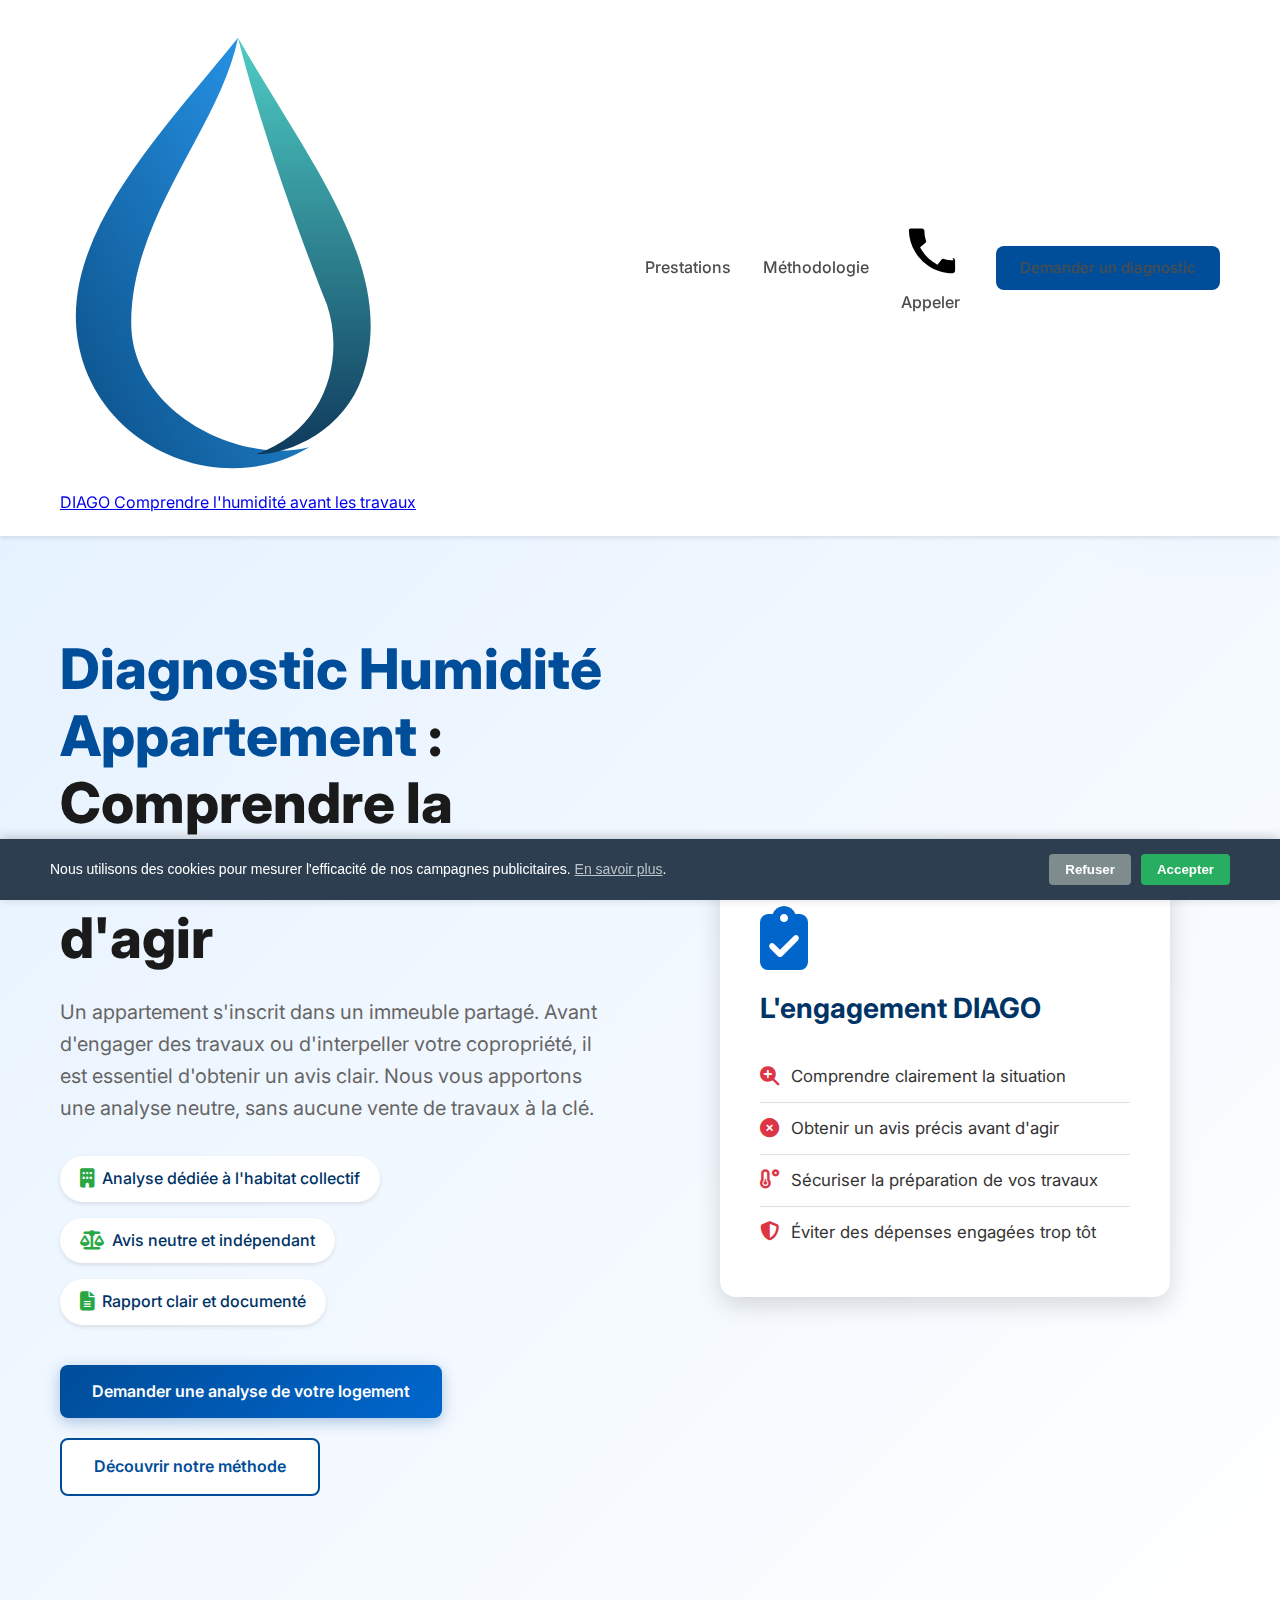
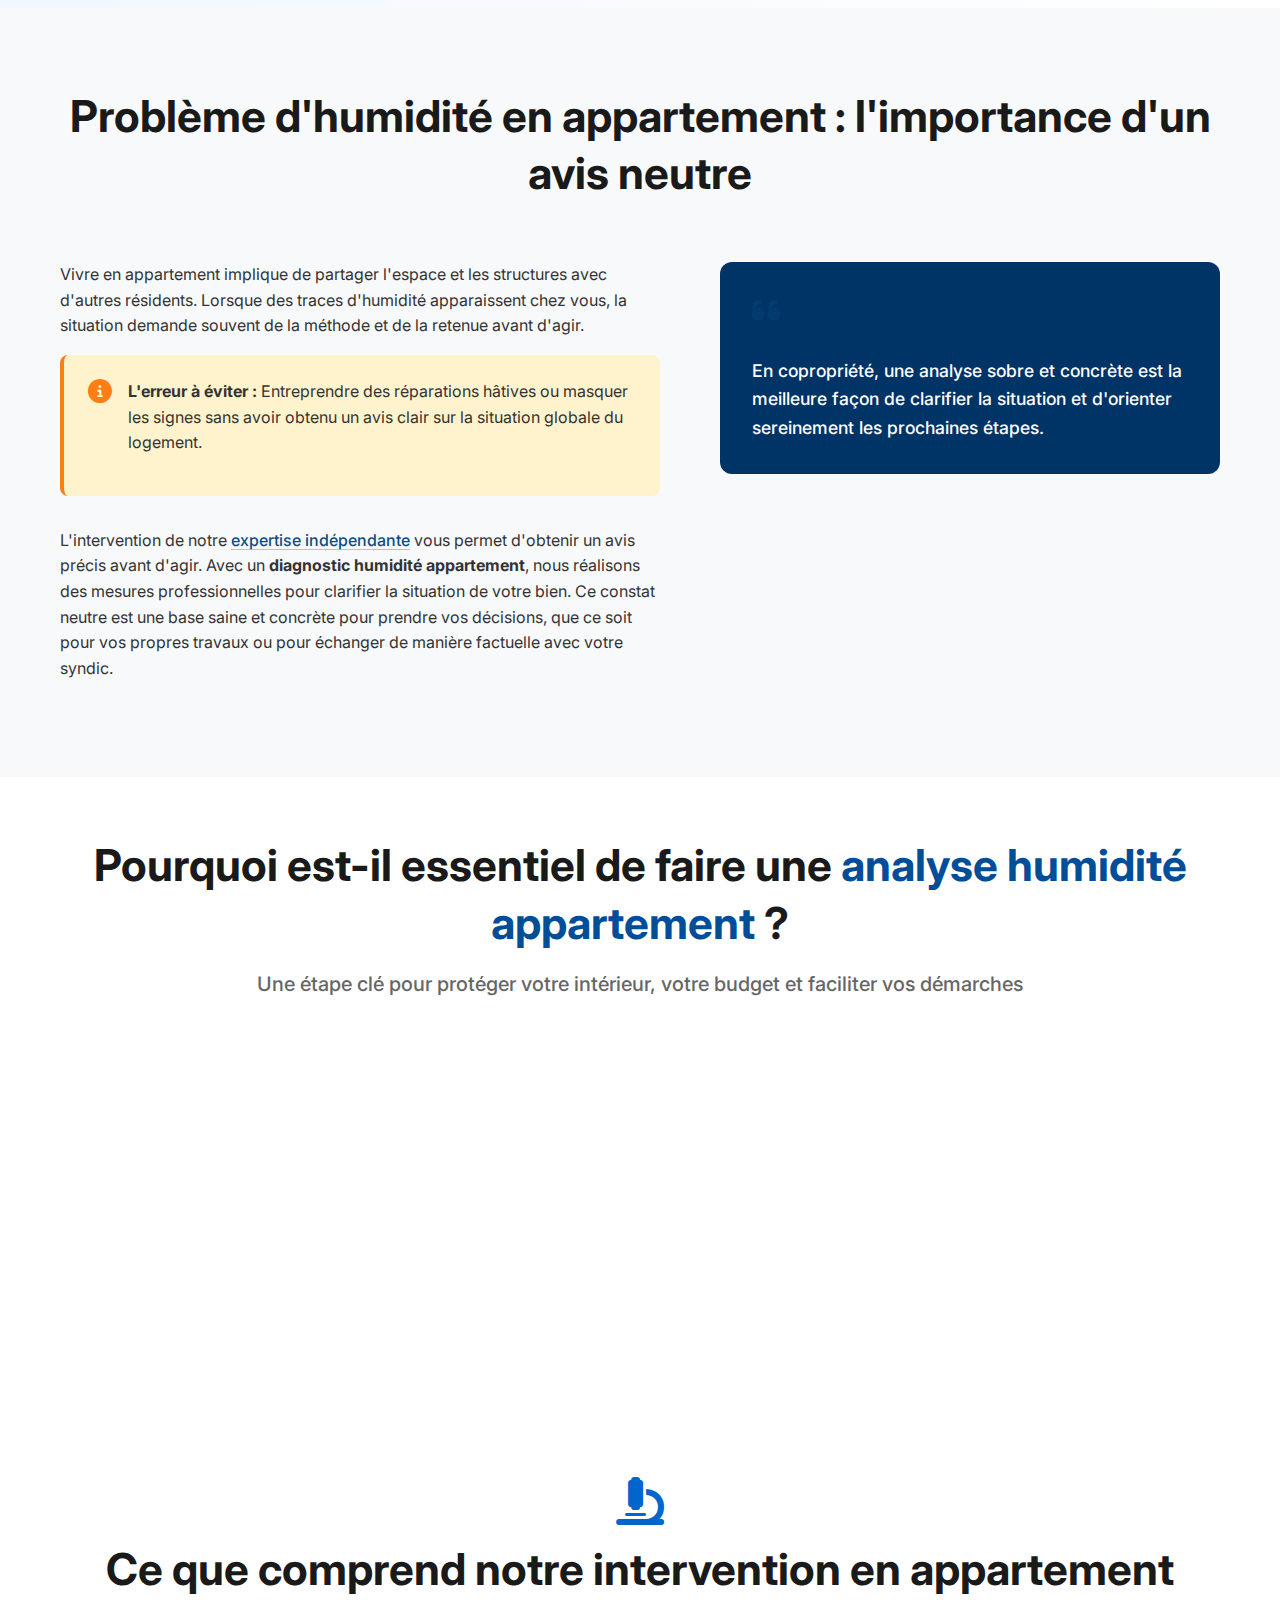
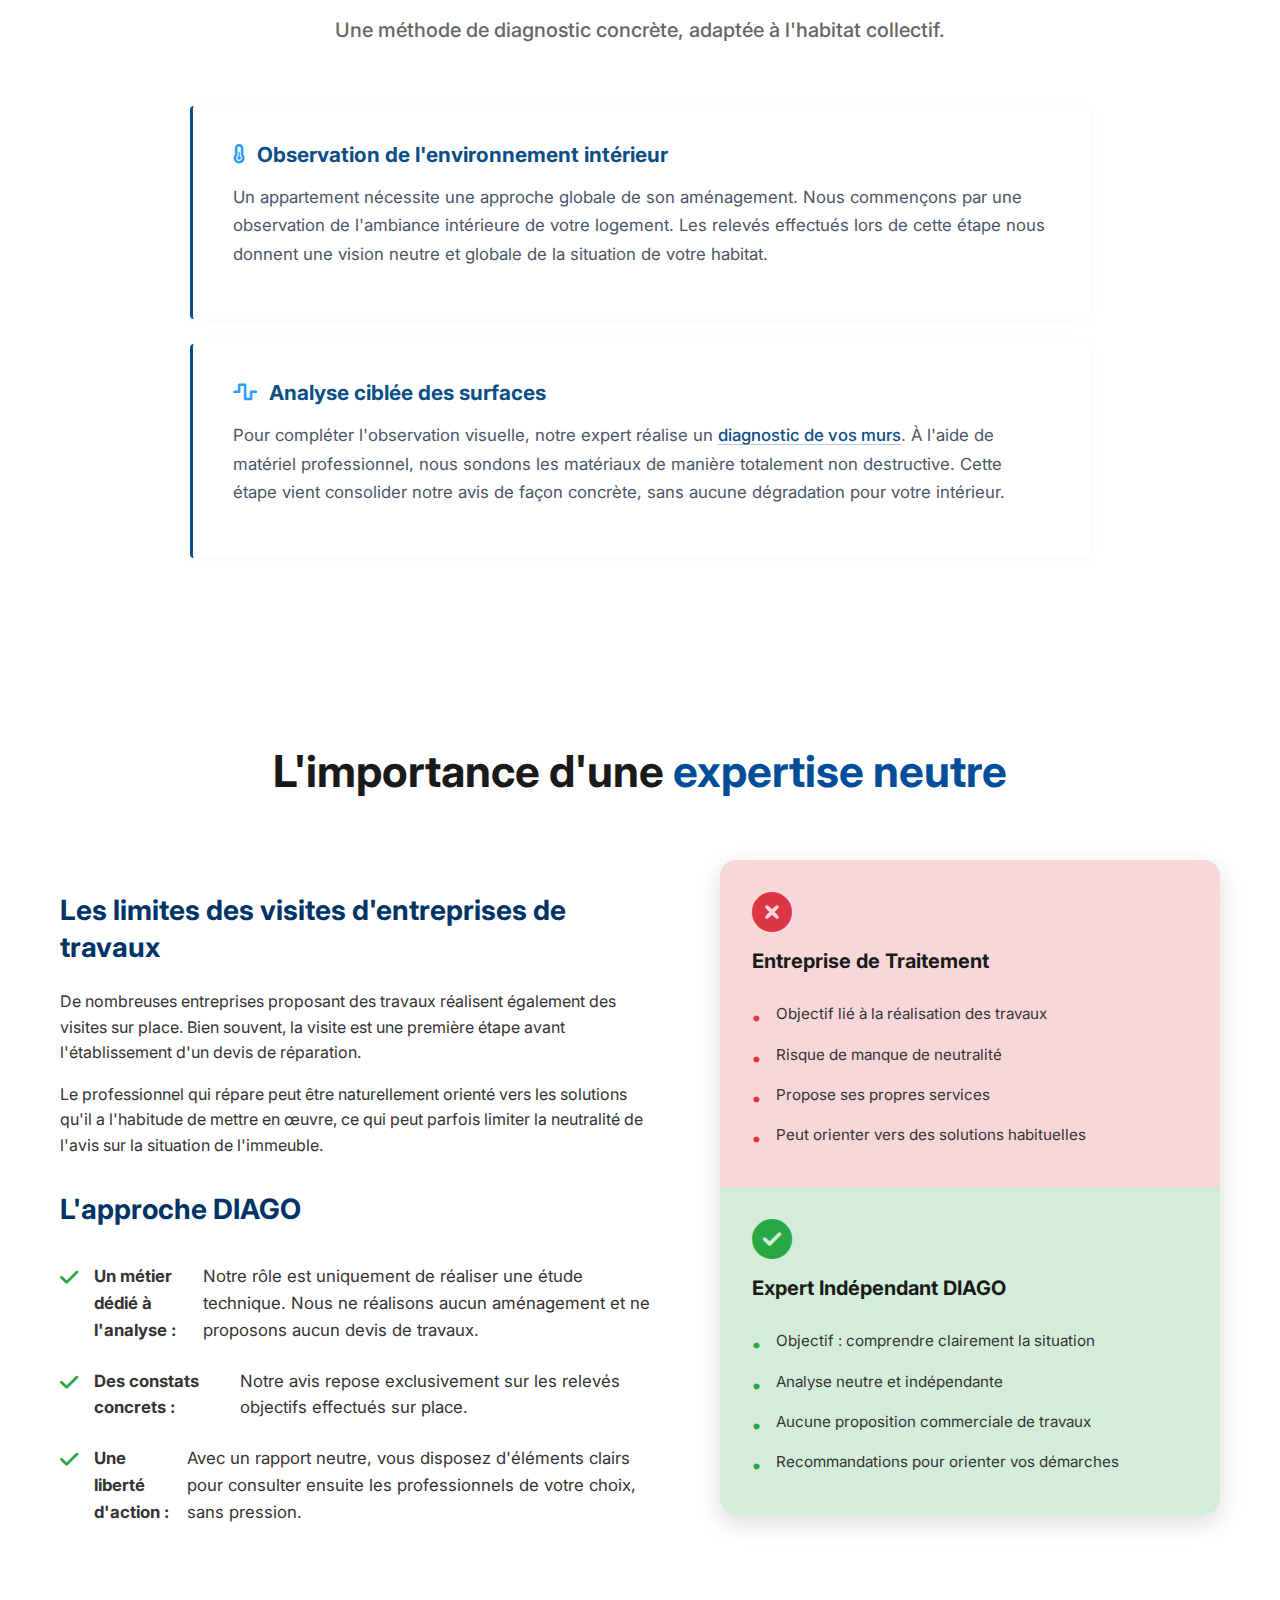
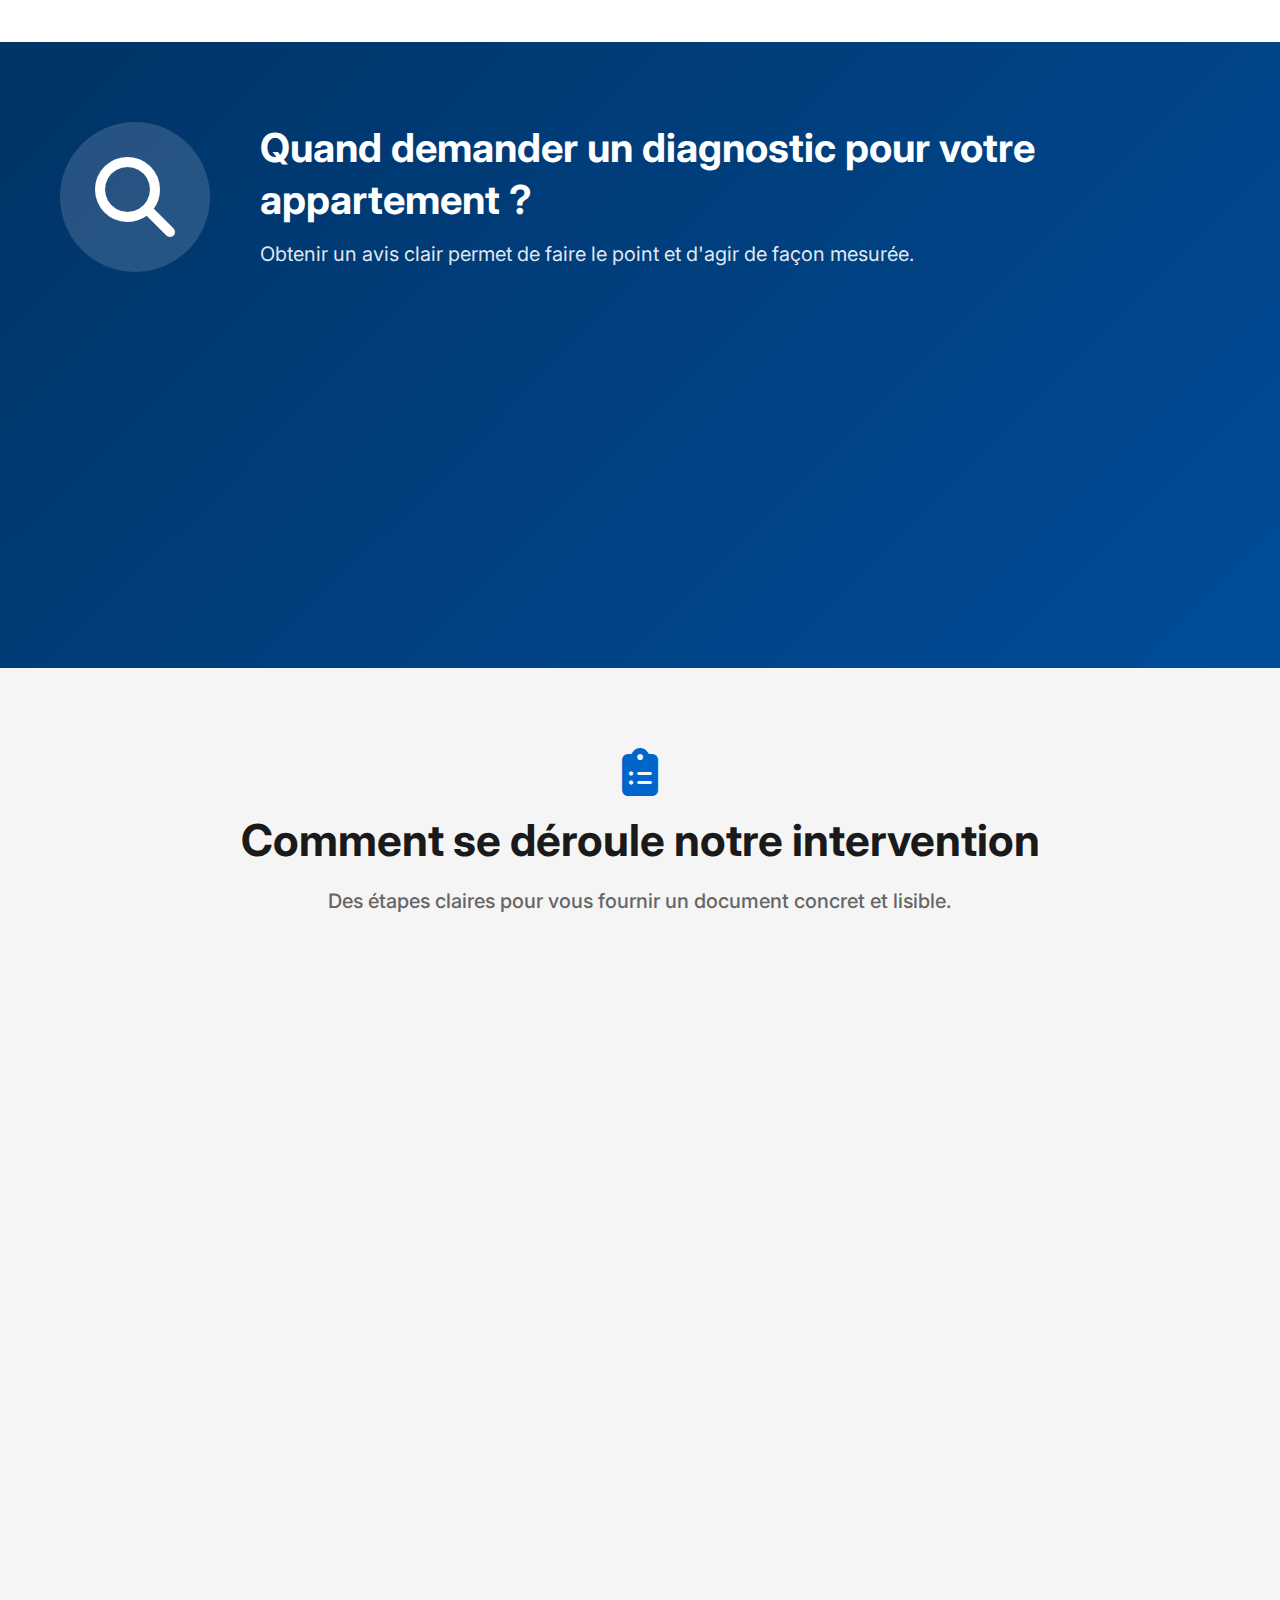
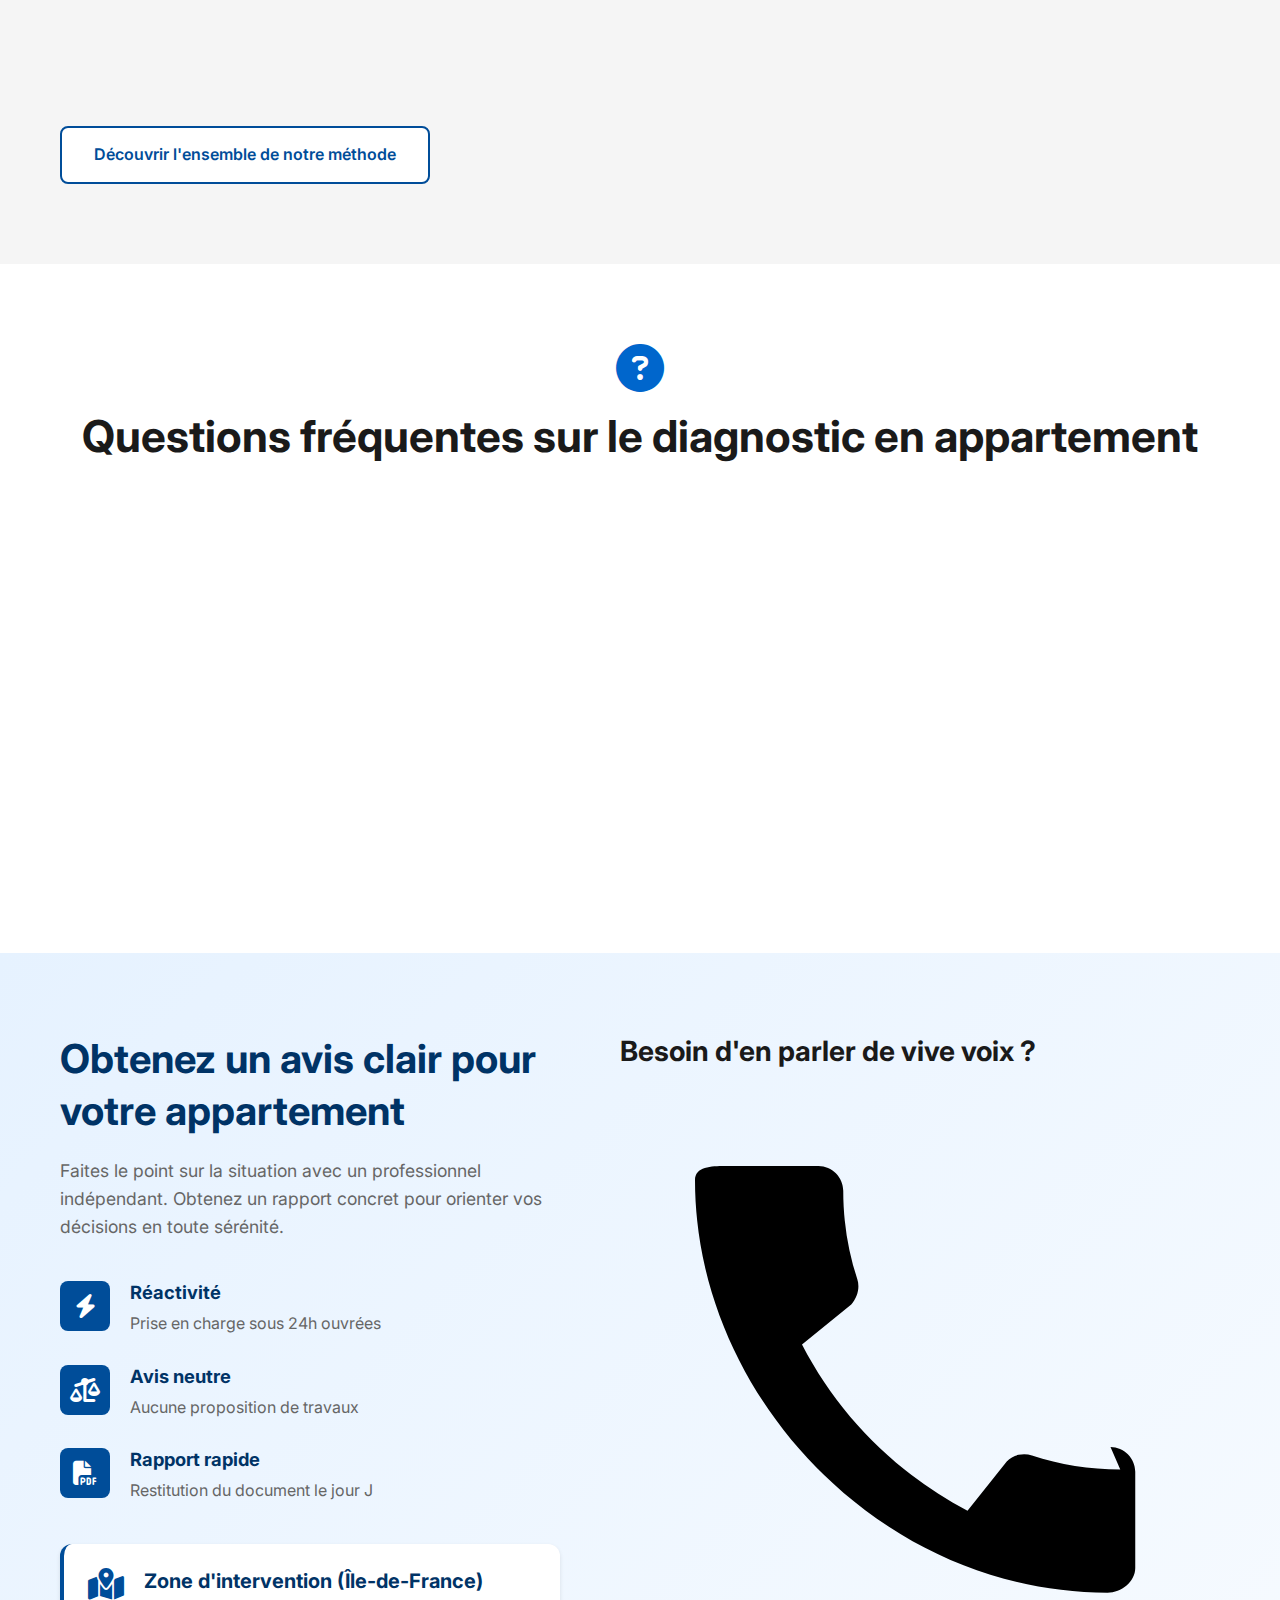
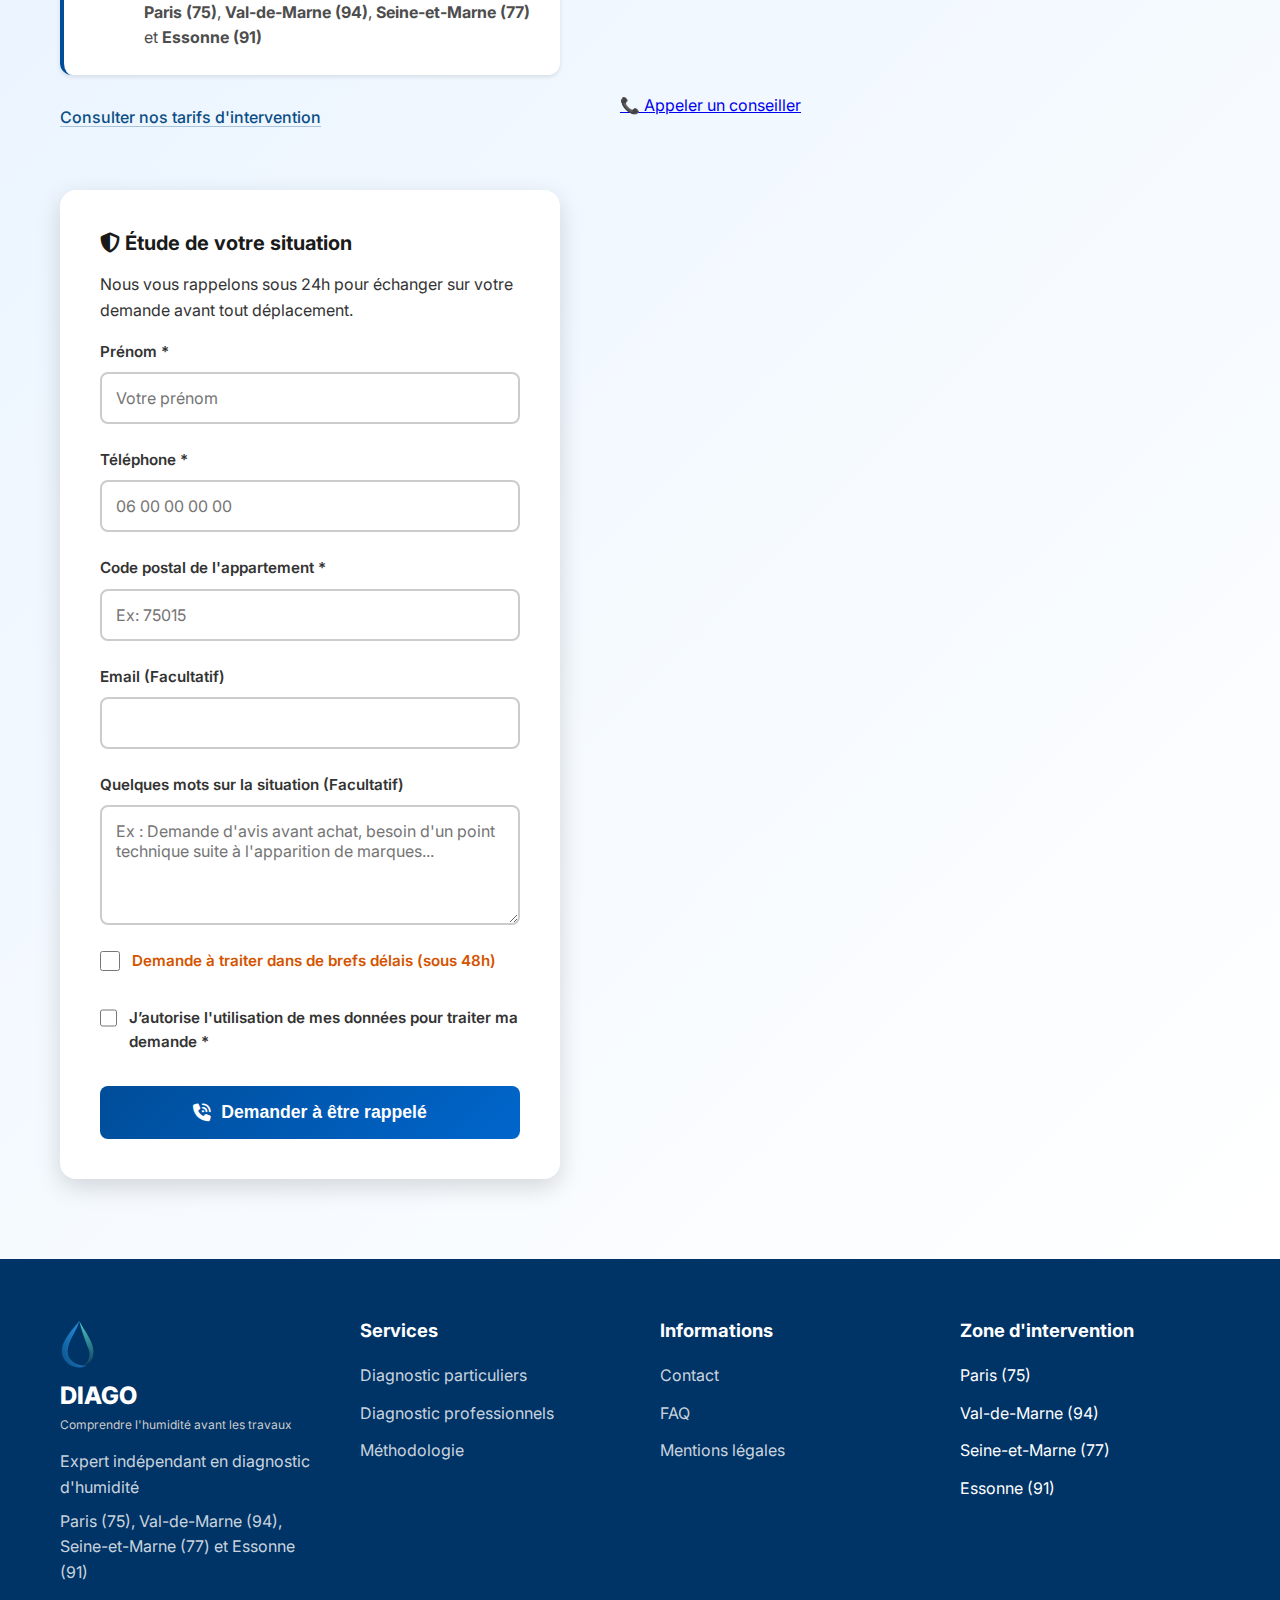
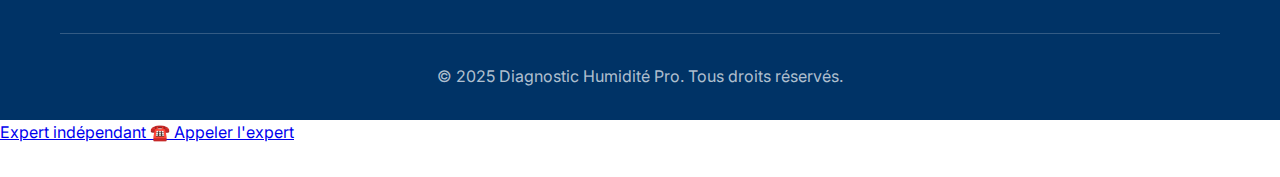
<file: diagnostic-humidite-appartement.html>
<!DOCTYPE html>
<html lang="fr-FR">
<head>

<script type="text/javascript">
    (function(c,l,a,r,i,t,y){
        c[a]=c[a]||function(){(c[a].q=c[a].q||[]).push(arguments)};
        t=l.createElement(r);t.async=1;t.src="https://www.clarity.ms/tag/"+i;
        y=l.getElementsByTagName(r)[0];y.parentNode.insertBefore(t,y);
    })(window, document, "clarity", "script", "v8ih3ie254");
</script>

<link rel="icon" type="image/png" href="/favicon.png">

    <!-- Google tag (gtag.js) -->
<script async src="https://www.googletagmanager.com/gtag/js?id=AW-17902488856">
</script>
<script>
  window.dataLayer = window.dataLayer || [];
  function gtag(){dataLayer.push(arguments);}
  gtag('js', new Date());

  gtag('config', 'AW-17902488856');
</script>
    <script>
  window.dataLayer = window.dataLayer || [];
  function gtag(){dataLayer.push(arguments);}

  // 1. Définir le consentement par défaut sur "REFUSÉ" (Important pour Google Ads)
  gtag('consent', 'default', {
    'ad_storage': 'denied',
    'ad_user_data': 'denied',
    'ad_personalization': 'denied',
    'analytics_storage': 'denied',
    'wait_for_update': 500
  });
  
  // 2. Charger le script Google
  gtag('js', new Date());
  gtag('config', 'AW-17902488856');
</script>

<script async src="https://www.googletagmanager.com/gtag/js?id=AW-17902488856"></script>

    <!-- Event snippet for Demande de devis conversion page -->
<script>
function gtag_report_conversion(url) {
  var callback = function () {
    if (typeof(url) != 'undefined') {
      window.location = url;
    }
  };
  gtag('event', 'conversion', {
      'send_to': 'AW-17902488856/LjcRCMzd-OsbEJiaydhC',
      'value': 1.0,
      'currency': 'EUR',
      'event_callback': callback
  });
  return false;
}
</script>

    <meta charset="UTF-8">
    <meta name="viewport" content="width=device-width, initial-scale=1.0">
    
    <!-- SEO Technique & Indexation -->
    <title>Diagnostic humidité appartement : expertise indépendante | DIAGO</title>
    <meta name="description" content="Diagnostic humidité appartement par un expert indépendant. Identifiez l’origine de l’humidité, obtenez des mesures fiables et un rapport clair.">
    <meta name="robots" content="index, follow, max-image-preview:large">
    <link rel="canonical" href="https://www.diago-humidite.fr/diagnostic-humidite-appartement.html">
    
    <!-- Optimisation Performance (Preconnect) -->
    <link rel="preconnect" href="https://fonts.googleapis.com">
    <link rel="preconnect" href="https://fonts.gstatic.com" crossorigin>
    <link rel="preconnect" href="https://cdn.jsdelivr.net">

    <!-- Géolocalisation (SEO Local) -->
    <meta name="geo.region" content="FR-IDF">
    <meta name="geo.placename" content="Île-de-France">
    
    <!-- Open Graph / Réseaux Sociaux -->
    <meta property="og:type" content="article">
    <meta property="og:locale" content="fr_FR">
    <meta property="og:site_name" content="DIAGO">
    <meta property="og:title" content="Diagnostic humidité appartement : expertise indépendante | DIAGO">
    <meta property="og:description" content="Diagnostic humidité appartement par un expert indépendant. Identifiez l’origine de l’humidité, obtenez des mesures fiables et un rapport clair.">
    <meta property="og:url" content="https://www.diago-humidite.fr/diagnostic-humidite-appartement.html">
    <meta property="og:image" content="https://www.diago-humidite.fr/images/share-image-appartement.jpg">

    <!-- Twitter Cards -->
    <meta name="twitter:card" content="summary_large_image">
    <meta name="twitter:title" content="Diagnostic humidité appartement | Expertise indépendante">
    <meta name="twitter:description" content="Diagnostic technique pour appartements. Analyse indépendante, rapport clair pour propriétaires et syndics, aucune vente de travaux.">

    <!-- Styles -->
    <link rel="stylesheet" href="css/style.css">
    <link href="https://fonts.googleapis.com/css2?family=Inter:wght@300;400;500;600;700;800&display=swap" rel="stylesheet">
    <link rel="stylesheet" href="https://cdn.jsdelivr.net/npm/@fortawesome/fontawesome-free@6.4.0/css/all.min.css">
    <link rel="stylesheet" href="https://fonts.googleapis.com/css2?family=Montserrat:wght@400;700&display=swap">

    <!-- Schema.org (JSON-LD) : Hub Page + Breadcrumb + FAQ -->
    <script type="application/ld+json">
    {
      "@context": "https://schema.org",
      "@graph": [
        {
          "@type": "Service",
          "@id": "https://www.diago-humidite.fr/diagnostic-humidite-appartement.html",
          "url": "https://www.diago-humidite.fr/diagnostic-humidite-appartement.html",
          "name": "Diagnostic Humidité Appartement",
          "description": "Expertise technique indépendante pour comprendre l'origine de l'humidité dans votre appartement. Mesures de précision, rapport clair remis le jour même, aucune vente de travaux.",
          "provider": {
            "@type": "ProfessionalService",
            "name": "DIAGO",
            "logo": "https://www.diago-humidite.fr/logo.png",
            "image": "https://www.diago-humidite.fr/images/share-image-appartement.jpg",
            "address": {
              "@type": "PostalAddress",
              "addressRegion": "Île-de-France",
              "addressCountry": "FR"
            }
          },
          "areaServed": ["Paris", "Val-de-Marne", "Seine-et-Marne", "Essonne"]
        },
        {
          "@type": "BreadcrumbList",
          "itemListElement": [
            {
              "@type": "ListItem",
              "position": 1,
              "name": "Accueil",
              "item": "https://www.diago-humidite.fr/"
            },
            {
              "@type": "ListItem",
              "position": 2,
              "name": "Expertise Humidité",
              "item": "https://www.diago-humidite.fr/expertise-humidite.html"
            },
            {
              "@type": "ListItem",
              "position": 3,
              "name": "Diagnostic Appartement",
              "item": "https://www.diago-humidite.fr/diagnostic-humidite-appartement.html"
            }
          ]
        },
        {
          "@type": "FAQPage",
          "mainEntity": [
            {
              "@type": "Question",
              "name": "Le rapport d'expertise est-il utile pour les échanges avec le syndic de copropriété ?",
              "acceptedAnswer": {
                "@type": "Answer",
                "text": "Absolument. Un appartement s'inscrit dans un immeuble. Notre rapport permet d'identifier précisément si l'origine du problème provient des parties privatives ou des parties communes, ce qui est indispensable pour clarifier les responsabilités avec le syndic."
              }
            },
            {
              "@type": "Question",
              "name": "Faut-il prévenir les voisins avant votre intervention ?",
              "acceptedAnswer": {
                "@type": "Answer",
                "text": "Dans la grande majorité des cas, notre analyse se concentre sur l'intérieur de votre appartement et ne nécessite pas l'accès aux logements voisins. Si notre diagnostic révèle qu'une vérification complémentaire est nécessaire chez un tiers, nous vous l'indiquerons dans notre rapport."
              }
            },
            {
              "@type": "Question",
              "name": "Pourquoi choisir un expert indépendant plutôt qu'une entreprise qui réalise les travaux ?",
              "acceptedAnswer": {
                "@type": "Answer",
                "text": "Un expert indépendant n'a aucun intérêt financier à vous proposer des réparations coûteuses. Notre seul objectif est de vous fournir une analyse neutre et objective de la situation de votre logement, pour vous éviter des dépenses inutiles."
              }
            }
          ]
        }
      ]
    }
    </script>
    
    <style>
        /* Styles spécifiques pour le maillage éditorial premium - Version épurée et subtile */
        .editorial-hub-block {
            background: #ffffff;
            border-radius: 4px;
            padding: 35px 40px;
            margin-bottom: 25px;
            border-left: 3px solid #0b4e85;
            box-shadow: 0 2px 15px rgba(0,0,0,0.03);
            transition: transform 0.3s ease, box-shadow 0.3s ease;
        }
        .editorial-hub-block:hover {
            transform: translateY(-2px);
            box-shadow: 0 4px 20px rgba(0,0,0,0.05);
        }
        .editorial-hub-title {
            color: #0b4e85;
            font-size: 1.3rem;
            margin-bottom: 15px;
            display: flex;
            align-items: center;
            font-weight: 700;
        }
        .editorial-hub-title i {
            margin-right: 12px;
            color: #2a9df4;
            font-size: 1.2rem;
        }
        .editorial-hub-text {
            color: #4a5568;
            font-size: 1.05rem;
            line-height: 1.7;
        }
        .premium-link {
            color: #0b4e85;
            font-weight: 500;
            text-decoration: underline;
            text-decoration-color: rgba(11, 78, 133, 0.3);
            text-underline-offset: 3px;
            transition: all 0.2s ease;
        }
        .premium-link:hover {
            color: #2a9df4;
            text-decoration-color: #2a9df4;
        }

        /* Correction pour garder les liens blancs sur fond sombre (blocs avantages) */
        .advantage-item .premium-link {
            color: #ffffff;
            text-decoration-color: rgba(255, 255, 255, 0.4);
        }
        .advantage-item .premium-link:hover {
            color: #4ecdc4; /* Touche de cyan au survol pour rester cohérent avec la charte */
            text-decoration-color: #4ecdc4;
        }
    </style>
</head>
<body>
    <!-- Header Identique -->
    <header class="header">
        <div class="container">
            <div class="header-content"> 
                <a href="index.html" class="logo-link" aria-label="Retour à l'accueil Diago">
                <div class="diago-logo header-logo">
                    <svg class="logo-icon" viewBox="0 0 100 130" xmlns="http://www.w3.org/2000/svg" role="img" aria-label="Logo Diago">
                        <defs>
                            <linearGradient id="gradBlue" x1="0%" y1="100%" x2="100%" y2="0%">
                                <stop offset="0%" style="stop-color:#0b4e85"/>
                                <stop offset="100%" style="stop-color:#2a9df4"/>
                            </linearGradient>

                            <linearGradient id="gradTeal" x1="0%" y1="100%" x2="0%" y2="0%">
                                <stop offset="0%" style="stop-color:#0f3a5d"/>
                                <stop offset="100%" style="stop-color:#4ecdc4"/>
                            </linearGradient>
                        </defs>

                        <path d="M 50 5 C 30 30, 0 60, 5 90 C 10 120, 45 135, 70 120 C 50 125, 20 110, 20 85 C 20 55, 45 30, 50 5 Z"
                              fill="url(#gradBlue)" />

                        <path d="M 50 5 C 70 40, 95 70, 85 100 C 80 115, 65 122, 55 122 C 75 115, 80 95, 75 80 C 65 55, 55 25, 50 5 Z"
                              fill="url(#gradTeal)" />
                    </svg>

                    <div class="logo-text">
                        <span class="brand-name">DIAGO</span>
                        <span class="tagline">Comprendre l'humidité avant les travaux</span>
                    </div>
                </div>
                </a>
                <nav class="nav" role="navigation">
                    <a href="/index.html#prestations">Prestations</a>
                    <a href="/index.html#methode">Méthodologie</a>
                    <a href="#" id="btn-appel-header" class="btn-call header-cta" aria-label="Appeler gratuitement">
                        <svg viewBox="0 0 24 24" aria-hidden="true"><path d="M20.01 15.38c-1.23 0-2.42-.2-3.53-.56a.977.977 0 0 0-1.01.24l-1.57 1.97c-2.83-1.49-5.15-3.8-6.62-6.65l1.97-1.6c.26-.29.35-.69.24-1.02-.37-1.11-.56-2.3-.56-3.53 0-.54-.45-.99-.99-.99H4.19C3.65 3.25 3 3.25 3 3.81c0 8.61 7.43 16.5 16.5 16.5.56 0 1.11-.45 1.11-.99v-3.85c0-.54-.45-.99-.99-.99z"/></svg>
                        <span>Appeler</span>
                    </a>
                    <a href="#contact" class="btn-primary-small">Demander un diagnostic</a>
                </nav>
                <button class="mobile-menu-toggle" aria-label="Ouvrir le menu">
                    <i class="fas fa-bars" aria-hidden="true"></i>
                </button>
            </div> 
        </div>
    </header>

    <!-- Mobile Menu -->
    <div class="mobile-menu">
        <a href="/index.html#prestations">Prestations</a>
        <a href="/index.html#methode">Méthodologie</a>
        <a href="#contact">Contact</a>
    </div>

    <!-- MAIN CONTENT - DIAGNOSTIC HUMIDITE APPARTEMENT -->
    <main>
        
        <!-- Hero Section -->
        <section class="hero">
            <div class="container">
                <div class="hero-content">
                    <div class="hero-text">
                        <h1><span class="highlight">Diagnostic Humidité Appartement</span> : Comprendre la situation avant d'agir</h1>
                        <p class="hero-subtitle">Un appartement s'inscrit dans un immeuble partagé. Avant d'engager des travaux ou d'interpeller votre copropriété, il est essentiel d'obtenir un avis clair. Nous vous apportons une analyse neutre, sans aucune vente de travaux à la clé.</p>
                        <div class="hero-features">
                            <div class="feature-badge">
                                <i class="fas fa-building" aria-hidden="true"></i>
                                <span>Analyse dédiée à l'habitat collectif</span>
                            </div>
                            <div class="feature-badge">
                                <i class="fas fa-balance-scale" aria-hidden="true"></i>
                                <span>Avis neutre et indépendant</span>
                            </div>
                            <div class="feature-badge">
                                <i class="fas fa-file-alt" aria-hidden="true"></i>
                                <span>Rapport clair et documenté</span>
                            </div>
                        </div>
                        <div class="hero-cta">
                            <a href="#contact" class="btn-primary">Demander une analyse de votre logement</a>
                            <a href="#contact" class="btn-secondary">Découvrir notre méthode</a>
                        </div>
                    </div>
                    <div class="hero-image">
                        <div class="hero-card">
                            <i class="fas fa-clipboard-check" aria-hidden="true"></i>
                            <h3>L'engagement DIAGO</h3>
                            <ul>
                                <li><i class="fas fa-search-plus" aria-hidden="true"></i> Comprendre clairement la situation</li>
                                <li><i class="fas fa-times-circle" aria-hidden="true"></i> Obtenir un avis précis avant d'agir</li>
                                <li><i class="fas fa-temperature-low" aria-hidden="true"></i> Sécuriser la préparation de vos travaux</li>
                                <li><i class="fas fa-shield-alt" aria-hidden="true"></i> Éviter des dépenses engagées trop tôt</li>
                            </ul>
                        </div>
                    </div>
                </div>
            </div>
        </section>

        <!-- Intro : L'exigence de l'investigation en appartement -->
        <section class="problem-section" style="background-color: #f8f9fa;">
            <div class="container">
                <div class="section-header">
                    <h2>Problème d'humidité en appartement : l'importance d'un avis neutre</h2>
                </div>
                <div class="problem-content">
                    <div class="problem-text">
                        <p>Vivre en appartement implique de partager l'espace et les structures avec d'autres résidents. Lorsque des traces d'humidité apparaissent chez vous, la situation demande souvent de la méthode et de la retenue avant d'agir.</p>
                        
                        <div class="alert-box">
                            <i class="fas fa-info-circle" aria-hidden="true"></i>
                            <p><strong>L'erreur à éviter :</strong> Entreprendre des réparations hâtives ou masquer les signes sans avoir obtenu un avis clair sur la situation globale du logement.</p>
                        </div>
                        
                        <p>L'intervention de notre <a href="/expertise-humidite.html" class="premium-link">expertise indépendante</a> vous permet d'obtenir un avis précis avant d'agir. Avec un <strong>diagnostic humidité appartement</strong>, nous réalisons des mesures professionnelles pour clarifier la situation de votre bien. Ce constat neutre est une base saine et concrète pour prendre vos décisions, que ce soit pour vos propres travaux ou pour échanger de manière factuelle avec votre syndic.</p>
                    </div>
                    <div class="problem-image">
                        <div class="quote-box" style="margin-top: 0; height: 100%; display: flex; flex-direction: column; justify-content: center;">
                            <i class="fas fa-quote-left" aria-hidden="true" style="font-size: 2rem; color: #0b4e85;"></i>
                            <p style="font-size: 1.1rem; line-height: 1.6; font-weight: 500; margin-top: 15px;">En copropriété, une analyse sobre et concrète est la meilleure façon de clarifier la situation et d'orienter sereinement les prochaines étapes.</p>
                        </div>
                    </div>
                </div>
            </div>
        </section>

        <!-- Pourquoi faire un diagnostic indépendant (Les enjeux réels) -->
        <section class="trust-section">
            <div class="container">
                <div class="section-header">
                    <h2>Pourquoi est-il essentiel de faire une <span class="highlight">analyse humidité appartement</span> ?</h2>
                    <p class="section-subtitle">Une étape clé pour protéger votre intérieur, votre budget et faciliter vos démarches</p>
                </div>
                <div class="trust-grid">
                    <div class="trust-item">
                        <div class="trust-icon">
                            <i class="fas fa-building" aria-hidden="true"></i>
                        </div>
                        <h4>Clarifier les responsabilités</h4>
                        <p>Le problème provient-il de vos parties privatives ou des parties communes ? Un <a href="/diagnostic-humidite-independant.html" class="premium-link">diagnostic indépendant</a> vous apporte un avis concret pour savoir comment orienter votre démarche.</p>
                    </div>
                    <div class="trust-item">
                        <div class="trust-icon">
                            <i class="fas fa-wind" aria-hidden="true"></i>
                        </div>
                        <h4>Appuyer vos décisions</h4>
                        <p>Face aux signes d'humidité, notre étude vous permet d'appuyer vos futures décisions d'aménagement sur des constats techniques relevés sur place.</p>
                    </div>
                    <div class="trust-item">
                        <div class="trust-icon">
                            <i class="fas fa-wallet" aria-hidden="true"></i>
                        </div>
                        <h4>Éviter les dépenses précipitées</h4>
                        <p>Engager des travaux sur des supports dont on ne connaît pas la situation exacte est risqué. Notre intervention vous aide à faire des choix raisonnés et durables.</p>
                    </div>
                    <div class="trust-item">
                        <div class="trust-icon">
                            <i class="fas fa-file-signature" aria-hidden="true"></i>
                        </div>
                        <h4>Faciliter vos échanges</h4>
                        <p>Notre rapport constitue un document utile et factuel pour échanger sereinement avec votre syndic de copropriété, vos voisins ou votre assurance.</p>
                    </div>
                </div>
            </div>
        </section>

        <!-- Ce que comprend l'intervention -->
        <section class="services-section">
            <div class="container">
                <div class="section-header">
                    <i class="fas fa-microscope" aria-hidden="true"></i>
                    <h2>Ce que comprend notre intervention en appartement</h2>
                    <p class="section-subtitle">Une méthode de diagnostic concrète, adaptée à l'habitat collectif.</p>
                </div>
                
                <div class="services-content">
                    <div style="max-width: 900px; margin: 0 auto;">
                        
                        <!-- Bloc Éditorial 1 -->
                        <div class="editorial-hub-block">
                            <h3 class="editorial-hub-title"><i class="fas fa-thermometer-half" aria-hidden="true"></i>Observation de l'environnement intérieur</h3>
                            <div class="editorial-hub-text">
                                <p>Un appartement nécessite une approche globale de son aménagement. Nous commençons par une observation de l'ambiance intérieure de votre logement. Les relevés effectués lors de cette étape nous donnent une vision neutre et globale de la situation de votre habitat.</p>
                            </div>
                        </div>

                        <!-- Bloc Éditorial 2 -->
                        <div class="editorial-hub-block">
                            <h3 class="editorial-hub-title"><i class="fas fa-wave-square" aria-hidden="true"></i>Analyse ciblée des surfaces</h3>
                            <div class="editorial-hub-text">
                                <p>Pour compléter l'observation visuelle, notre expert réalise un <a href="/diagnostic-humidite-mur.html" class="premium-link">diagnostic de vos murs</a>. À l'aide de matériel professionnel, nous sondons les matériaux de manière totalement non destructive. Cette étape vient consolider notre avis de façon concrète, sans aucune dégradation pour votre intérieur.</p>
                            </div>
                        </div>

                    </div>
                </div>
            </div>
        </section>

        <!-- Indépendance VS Vente -->
        <section class="problem-section" style="background-color: white;">
            <div class="container">
                <div class="section-header">
                    <h2>L'importance d'une <span class="highlight">expertise neutre</span></h2>
                </div>
                <div class="problem-content">
                    <div class="problem-text">
                        <h3>Les limites des visites d'entreprises de travaux</h3>
                        <p>De nombreuses entreprises proposant des travaux réalisent également des visites sur place. Bien souvent, la visite est une première étape avant l'établissement d'un devis de réparation.</p>
                        
                        <p>Le professionnel qui répare peut être naturellement orienté vers les solutions qu'il a l'habitude de mettre en œuvre, ce qui peut parfois limiter la neutralité de l'avis sur la situation de l'immeuble.</p>

                        <h3>L'approche DIAGO</h3>
                        <ul class="checkmark-list">
                            <li><i class="fas fa-check" aria-hidden="true"></i> <strong>Un métier dédié à l'analyse :</strong> Notre rôle est uniquement de réaliser une étude technique. Nous ne réalisons aucun aménagement et ne proposons aucun devis de travaux.</li>
                            <li><i class="fas fa-check" aria-hidden="true"></i> <strong>Des constats concrets :</strong> Notre avis repose exclusivement sur les relevés objectifs effectués sur place.</li>
                            <li><i class="fas fa-check" aria-hidden="true"></i> <strong>Une liberté d'action :</strong> Avec un rapport neutre, vous disposez d'éléments clairs pour consulter ensuite les professionnels de votre choix, sans pression.</li>
                        </ul>
                    </div>
                    <div class="problem-image">
                        <div class="comparison-card">
                            <div class="comparison-item bad">
                                <i class="fas fa-times-circle" aria-hidden="true"></i>
                                <h4>Entreprise de Traitement</h4>
                                <ul>
                                    <li>Objectif lié à la réalisation des travaux</li>
                                    <li>Risque de manque de neutralité</li>
                                    <li>Propose ses propres services</li>
                                    <li>Peut orienter vers des solutions habituelles</li>
                                </ul>
                            </div>
                            <div class="comparison-item good">
                                <i class="fas fa-check-circle" aria-hidden="true"></i>
                                <h4>Expert Indépendant DIAGO</h4>
                                <ul>
                                    <li>Objectif : comprendre clairement la situation</li>
                                    <li>Analyse neutre et indépendante</li>
                                    <li>Aucune proposition commerciale de travaux</li>
                                    <li>Recommandations pour orienter vos démarches</li>
                                </ul>
                            </div>
                        </div>
                    </div>
                </div>
            </div>
        </section>

        <!-- Dans quels cas faire appel à nous -->
        <section class="professional-section" style="background-color: #f1f5f9;">
            <div class="container">
                <div class="professional-content">
                    <div class="professional-icon">
                        <i class="fas fa-search" aria-hidden="true"></i>
                    </div>
                    <div class="professional-text">
                        <h2>Quand demander un diagnostic pour votre appartement ?</h2>
                        <p class="professional-subtitle">Obtenir un avis clair permet de faire le point et d'agir de façon mesurée.</p>
                        
                        <div class="advantages-grid" style="margin-top: 30px;">
                            <div class="advantage-item">
                                <i class="fas fa-home" aria-hidden="true"></i>
                                <span><strong>Lors d'un achat immobilier :</strong> Un <a href="/expertise-humidite.html" class="premium-link">diagnostic technique</a> vous permet d'obtenir un avis précis avant d'agir et de clarifier la situation du bien.</span>
                            </div>
                            <div class="advantage-item">
                                <i class="fas fa-paint-roller" aria-hidden="true"></i>
                                <span><strong>Avant d'engager des travaux :</strong> Avant d'investir dans de nouvelles finitions sur des supports possiblement fragilisés, il est préférable d'obtenir un avis concret.</span>
                            </div>
                            <div class="advantage-item">
                                <i class="fas fa-biohazard" aria-hidden="true"></i>
                                <span><strong>Face à l'apparition de signes :</strong> Des marques persistantes ou des odeurs justifient de demander une analyse sans précipitation.</span>
                            </div>
                            <div class="advantage-item">
                                <i class="fas fa-users" aria-hidden="true"></i>
                                <span><strong>Pour vos démarches en copropriété :</strong> Lorsque vous souhaitez disposer d'un rapport utile et factuel pour vos échanges avec le syndic.</span>
                            </div>
                        </div>
                    </div>
                </div>
            </div>
        </section>

        <!-- Méthodologie du diagnostic -->
        <section class="methodology-section">
            <div class="container">
                <div class="section-header">
                    <i class="fas fa-clipboard-list" aria-hidden="true"></i>
                    <h2>Comment se déroule notre intervention</h2>
                    <p class="section-subtitle">Des étapes claires pour vous fournir un document concret et lisible.</p>
                </div>
                <div class="methodology-steps">
                    <div class="step">
                        <div class="step-number">1</div>
                        <div class="step-content">
                            <h3>Écoute et contexte</h3>
                            <p>Nous prenons le temps d'échanger avec vous pour comprendre l'historique de votre appartement et son environnement.</p>
                        </div>
                        <div class="step-icon">
                            <i class="fas fa-eye" aria-hidden="true"></i>
                        </div>
                    </div>
                    <div class="step">
                        <div class="step-number">2</div>
                        <div class="step-content">
                            <h3>Relevés sur place</h3>
                            <p>Nous réalisons des mesures à l'aide d'un matériel adapté pour analyser la situation avec précaution, sans aucune dégradation.</p>
                        </div>
                        <div class="step-icon">
                            <i class="fas fa-tachometer-alt" aria-hidden="true"></i>
                        </div>
                    </div>
                    <div class="step">
                        <div class="step-number">3</div>
                        <div class="step-content">
                            <h3>Analyse des données</h3>
                            <p>Nous regroupons les éléments concrets relevés sur place pour faire le point sur la situation de manière impartiale.</p>
                        </div>
                        <div class="step-icon">
                            <i class="fas fa-project-diagram" aria-hidden="true"></i>
                        </div>
                    </div>
                    <div class="step">
                        <div class="step-number">4</div>
                        <div class="step-content">
                            <h3>Remise du document</h3>
                            <p>Vous recevez un rapport reprenant nos constats de manière lisible, ainsi que nos recommandations neutres pour la suite.</p>
                        </div>
                        <div class="step-icon">
                            <i class="fas fa-file-signature" aria-hidden="true"></i>
                        </div>
                    </div>
                </div>
                <div class="text-center" style="margin-top: 40px;">
                    <a href="/index.html#methode" class="btn-secondary">Découvrir l'ensemble de notre méthode</a>
                </div>
            </div>
        </section>

        <!-- FAQ Spécifique Appartement -->
        <section id="faq" class="faq-section">
            <div class="container">
                <div class="section-header">
                    <i class="fas fa-question-circle" aria-hidden="true"></i>
                    <h2>Questions fréquentes sur le diagnostic en appartement</h2>
                </div>
                <div class="faq-grid">
                    <div class="faq-item">
                        <div class="faq-question">
                            <i class="fas fa-chevron-right" aria-hidden="true"></i>
                            <h3>Le rapport est-il utile pour les échanges avec le syndic ?</h3>
                        </div>
                        <div class="faq-answer">
                            <p>Oui. Dans un immeuble, disposer d'un rapport technique neutre est souvent une première étape très utile pour clarifier la situation et échanger sereinement avec la copropriété.</p>
                        </div>
                    </div>
                    <div class="faq-item">
                        <div class="faq-question">
                            <i class="fas fa-chevron-right" aria-hidden="true"></i>
                            <h3>Faut-il prévenir les voisins avant votre intervention ?</h3>
                        </div>
                        <div class="faq-answer">
                            <p>Notre intervention se déroule de manière générale au sein même de votre logement. Si notre analyse sur place indique qu'une vérification plus large serait pertinente, cela sera simplement noté dans le rapport.</p>
                        </div>
                    </div>
                    <div class="faq-item">
                        <div class="faq-question">
                            <i class="fas fa-chevron-right" aria-hidden="true"></i>
                            <h3>Pourquoi choisir un expert indépendant ?</h3>
                        </div>
                        <div class="faq-answer">
                            <p>L'expert indépendant ne réalise pas de travaux. Son avis vous apporte un éclairage technique neutre pour faire vos choix de manière plus sereine, sans proposition commerciale associée.</p>
                        </div>
                    </div>
                    <div class="faq-item">
                        <div class="faq-question">
                            <i class="fas fa-chevron-right" aria-hidden="true"></i>
                            <h3>Que faire une fois le rapport reçu ?</h3>
                        </div>
                        <div class="faq-answer">
                            <p>Le document vous permet de disposer d'éléments concrets. Vous pourrez ensuite l'utiliser, selon les besoins, pour échanger avec votre syndic, votre assurance ou les artisans de votre choix.</p>
                        </div>
                    </div>
                </div>
            </div>
        </section>

        <!-- CTA Final (Contact) -->
        <section id="contact" class="contact-section">
            <div class="container">
                <div class="contact-wrapper">
                    <div class="contact-info">
                        <h2>Obtenez un avis clair pour votre appartement</h2>
                        <p>Faites le point sur la situation avec un professionnel indépendant. Obtenez un rapport concret pour orienter vos décisions en toute sérénité.</p>
                        
                        <div class="contact-features">
                            <div class="contact-feature">
                                <i class="fas fa-bolt" aria-hidden="true"></i>
                                <div>
                                    <h4>Réactivité</h4>
                                    <p>Prise en charge sous 24h ouvrées</p>
                                </div>
                            </div>
                            <div class="contact-feature">
                                <i class="fas fa-balance-scale-left" aria-hidden="true"></i>
                                <div>
                                    <h4>Avis neutre</h4>
                                    <p>Aucune proposition de travaux</p>
                                </div>
                            </div>
                            <div class="contact-feature">
                                <i class="fas fa-file-pdf" aria-hidden="true"></i>
                                <div>
                                    <h4>Rapport rapide</h4>
                                    <p>Restitution du document le jour J</p>
                                </div>
                            </div>
                        </div>

                        <div class="contact-zone">
                            <i class="fas fa-map-marked-alt" aria-hidden="true"></i>
                            <div>
                                <h4>Zone d'intervention (Île-de-France)</h4>
                                <p> <strong>Paris (75)</strong>, <strong>Val-de-Marne (94)</strong>, <strong>Seine-et-Marne (77)</strong> et <strong>Essonne (91)</strong></p>
                            </div>
                        </div>
                        
                        <div style="margin-top: 30px;">
                             <a href="/prestations.html" class="premium-link">Consulter nos tarifs d'intervention</a>
                        </div>
                    </div>

                    <div class="pre-form-cta-container">
                        <h3>Besoin d'en parler de vive voix ?</h3>
                        <a href="#" id="btn-appel-bas" class="btn-call form-cta-big">
                            <svg viewBox="0 0 24 24" aria-hidden="true"><path d="M20.01 15.38c-1.23 0-2.42-.2-3.53-.56a.977.977 0 0 0-1.01.24l-1.57 1.97c-2.83-1.49-5.15-3.8-6.62-6.65l1.97-1.6c.26-.29.35-.69.24-1.02-.37-1.11-.56-2.3-.56-3.53 0-.54-.45-.99-.99-.99H4.19C3.65 3.25 3 3.25 3 3.81c0 8.61 7.43 16.5 16.5 16.5.56 0 1.11-.45 1.11-.99v-3.85c0-.54-.45-.99-.99-.99z"/></svg>
                            📞 Appeler un conseiller
                        </a>
                    </div>

                 <div class="contact-form-wrapper">
                    <div class="reassurance-header">
                        <h4><i class="fas fa-shield-alt"></i> Étude de votre situation</h4>
                        <p>Nous vous rappelons sous 24h pour échanger sur votre demande avant tout déplacement.</p>
                    </div>

                    <form id="contactForm" class="contact-form">
                        <input type="hidden" id="profile" name="profile" value="Appartement">
                        <input type="hidden" id="nom" name="nom" value="">
                        <input type="hidden" id="ville" name="ville" value="">

                        <div class="form-group">
                            <label for="prenom">Prénom *</label>
                            <input type="text" id="prenom" name="prenom" required autocomplete="given-name" placeholder="Votre prénom">
                        </div>

                        <div class="form-group">
                            <label for="telephone">Téléphone *</label>
                            <input type="tel" id="telephone" name="telephone" required autocomplete="tel" placeholder="06 00 00 00 00">
                        </div>

                        <div class="form-group">
                            <label for="codePostal">Code postal de l'appartement *</label>
                            <input type="text" id="codePostal" name="codePostal" pattern="[0-9]{5}" placeholder="Ex: 75015" required autocomplete="postal-code">
                        </div>

                        <div class="form-group">
                            <label for="email">Email (Facultatif)</label>
                            <input type="email" id="email" name="email" autocomplete="email">
                        </div>

                        <div class="form-group">
                            <label for="message">Quelques mots sur la situation (Facultatif)</label>
                            <textarea id="message" name="message" rows="3" placeholder="Ex : Demande d'avis avant achat, besoin d'un point technique suite à l'apparition de marques..."></textarea>
                        </div>

                        <div class="form-group checkbox-group bg-highlight">
                            <label class="checkbox-label">
                                <input type="checkbox" id="urgence" name="urgence">
                                <span style="font-weight: 600; color: #d35400;">Demande à traiter dans de brefs délais (sous 48h)</span>
                            </label>
                        </div>

                        <div class="form-group checkbox-group">
                            <label class="checkbox-label">
                                <input type="checkbox" id="rgpd" name="rgpd" required>
                                <span>J’autorise l'utilisation de mes données pour traiter ma demande *</span>
                            </label>
                        </div>

                        <button type="submit" class="btn-submit btn-expert">
                            <i class="fas fa-phone-volume" aria-hidden="true"></i>
                            Demander à être rappelé
                        </button>

                        <div id="formMessage" class="form-message"></div>
                    </form>
                </div>
                </div>
            </div>
        </section>

    </main>

    <!-- Footer Identique -->
    <footer class="footer">
        <div class="container">
            <div class="footer-content">
               <div class="footer-section">
    <div class="diago-logo" style="margin-bottom: 15px;">
        <svg class="logo-icon" viewBox="0 0 100 130" xmlns="http://www.w3.org/2000/svg" style="height: 50px; width: auto;">
            <defs>
                <linearGradient id="gradBlueFooter" x1="0%" y1="100%" x2="100%" y2="0%">
                    <stop offset="0%" style="stop-color:#0b4e85"/>
                    <stop offset="100%" style="stop-color:#2a9df4"/>
                </linearGradient>

                <linearGradient id="gradTealFooter" x1="0%" y1="100%" x2="0%" y2="0%">
                    <stop offset="0%" style="stop-color:#0f3a5d"/>
                    <stop offset="100%" style="stop-color:#4ecdc4"/>
                </linearGradient>
            </defs>

            <path d="M 50 5 C 30 30, 0 60, 5 90 C 10 120, 45 135, 70 120 C 50 125, 20 110, 20 85 C 20 55, 45 30, 50 5 Z"
                  fill="url(#gradBlueFooter)" />

            <path d="M 50 5 C 70 40, 95 70, 85 100 C 80 115, 65 122, 55 122 C 75 115, 80 95, 75 80 C 65 55, 55 25, 50 5 Z"
                  fill="url(#gradTealFooter)" />
        </svg>

        <div class="logo-text">
            <span class="brand-name" style="font-size: 1.5rem; display: block; font-weight: 800; color: white;">DIAGO</span>
            <span class="tagline" style="font-size: 0.75rem; display: block; color: #ccc;">Comprendre l'humidité avant les travaux</span>
        </div>
    </div>
    
    <p>Expert indépendant en diagnostic d'humidité</p>
    <p>Paris (75), Val-de-Marne (94), Seine-et-Marne (77) et Essonne (91)</p>
</div>
                <div class="footer-section">
                    <h4>Services</h4>
                    <ul>
                        <li><a href="/index.html#prestations">Diagnostic particuliers</a></li>
                        <li><a href="/index.html#prestations">Diagnostic professionnels</a></li>
                        <li><a href="/index.html#methode">Méthodologie</a></li>
                    </ul>
                </div>
                <div class="footer-section">
                    <h4>Informations</h4>
                    <ul>
                        <li><a href="#contact">Contact</a></li>
                        <li><a href="#faq">FAQ</a></li>
                        <li><a href="/mentions-legales.html">Mentions légales</a></li>
                    </ul>
                </div>              
                <div class="footer-section">
                    <h4>Zone d'intervention</h4>
                    <ul>
                        <li>Paris (75)</li>
                        <li>Val-de-Marne (94)</li>
                        <li>Seine-et-Marne (77)</li>
                        <li>Essonne (91)</li>
                    </ul>
                </div>
            </div>
            <div class="footer-bottom">
                <p>&copy; 2025 Diagnostic Humidité Pro. Tous droits réservés.</p>
            </div>
        </div>
    </footer>

    <!-- Scripts fonctionnels -->
    <script src="js/main.js"></script>

    <!-- Bouton Sticky Mobile -->
    <div id="sticky-cta-mobile" class="sticky-mobile-wrapper">
        <a href="#" id="btn-appel-mobile">
            <div class="sticky-btn-content">
                <div class="sticky-text">
                    <span class="sticky-label">Expert indépendant</span>
                    <span class="sticky-sub">☎️ Appeler l'expert</span>
                </div>
                <div class="sticky-call-action">
                    <svg viewBox="0 0 24 24" width="24" height="24" fill="white"><path d="M20.01 15.38c-1.23 0-2.42-.2-3.53-.56a.977.977 0 0 0-1.01.24l-1.57 1.97c-2.83-1.49-5.15-3.8-6.62-6.65l1.97-1.6c.26-.29.35-.69.24-1.02-.37-1.11-.56-2.3-.56-3.53 0-.54-.45-.99-.99-.99H4.19C3.65 3.25 3 3.25 3 3.81c0 8.61 7.43 16.5 16.5 16.5.56 0 1.11-.45 1.11-.99v-3.85c0-.54-.45-.99-.99-.99z"/></svg>
                </div>
            </div>
        </a>
    </div>
                            
    <script>
        document.addEventListener('DOMContentLoaded', function() {
            const stickyBtn = document.getElementById('sticky-cta-mobile');
            function handleScroll() {
                if (window.scrollY > 150) {
                    if(stickyBtn) stickyBtn.classList.add('is-visible');
                } else {
                    if(stickyBtn) stickyBtn.classList.remove('is-visible');
                }
            }

            let ticking = false;
            window.addEventListener('scroll', function() {
                if (!ticking) {
                    window.requestAnimationFrame(function() {
                        handleScroll();
                        ticking = false;
                    });
                    ticking = true;
                }
            });
            handleScroll();
        });
    </script>
    
<script>
document.addEventListener('DOMContentLoaded', function() {
    const part1 = "06"; 
    const part2 = "82"; 
    const part3 = "53"; 
    const part4 = "39"; 
    const part5 = "50";
    
    const numeroComplet = part1 + part2 + part3 + part4 + part5;

    function lancerAppel(e) {
        e.preventDefault();
        window.location.href = 'tel:' + numeroComplet;
    }

    const btnHeader = document.getElementById('btn-appel-header');
    if(btnHeader) btnHeader.addEventListener('click', lancerAppel);

    const btnBas = document.getElementById('btn-appel-bas');
    if(btnBas) btnBas.addEventListener('click', lancerAppel);

    const btnMobile = document.getElementById('btn-appel-mobile');
    if(btnMobile) btnMobile.addEventListener('click', lancerAppel);
});
</script>

    <style>
  #cookie-banner {
    position: fixed;
    bottom: 0;
    left: 0;
    width: 100%;
    background-color: #2c3e50;
    color: #ffffff;
    padding: 15px 20px;
    display: flex;
    flex-direction: column;
    align-items: center;
    justify-content: center;
    box-shadow: 0 -2px 10px rgba(0,0,0,0.2);
    z-index: 9999;
    font-family: Arial, sans-serif;
    font-size: 14px;
    display: none;
  }
  
  @media (min-width: 768px) {
    #cookie-banner {
      flex-direction: row;
      justify-content: space-between;
      padding: 15px 50px;
    }
  }

  .cookie-buttons {
    margin-top: 10px;
    display: flex;
    gap: 10px;
  }
  
  @media (min-width: 768px) {
    .cookie-buttons { margin-top: 0; }
  }

  .btn-cookie {
    padding: 8px 16px;
    border: none;
    border-radius: 4px;
    cursor: pointer;
    font-weight: bold;
  }
  
  #btn-accept { background-color: #27ae60; color: white; }
  #btn-deny { background-color: #7f8c8d; color: white; }
</style>

<div id="cookie-banner">
  <div>
    Nous utilisons des cookies pour mesurer l'efficacité de nos campagnes publicitaires.
    <a href="/mentions-legales.html" style="color: #bdc3c7; text-decoration: underline;">En savoir plus</a>.
  </div>
  <div class="cookie-buttons">
    <button id="btn-deny" class="btn-cookie">Refuser</button>
    <button id="btn-accept" class="btn-cookie">Accepter</button>
  </div>
</div>

<script>
  (function() {
    var banner = document.getElementById('cookie-banner');
    var consent = localStorage.getItem('cookie_consent');

    if (!consent) {
      banner.style.display = 'flex';
    }

    document.getElementById('btn-accept').addEventListener('click', function() {
      gtag('consent', 'update', {
        'ad_storage': 'granted',
        'ad_user_data': 'granted',
        'ad_personalization': 'granted',
        'analytics_storage': 'granted'
      });
      localStorage.setItem('cookie_consent', 'granted');
      banner.style.display = 'none';
    });

    document.getElementById('btn-deny').addEventListener('click', function() {
      localStorage.setItem('cookie_consent', 'denied');
      banner.style.display = 'none';
    });
  })();
</script>
    
</body>

</html>
</file>
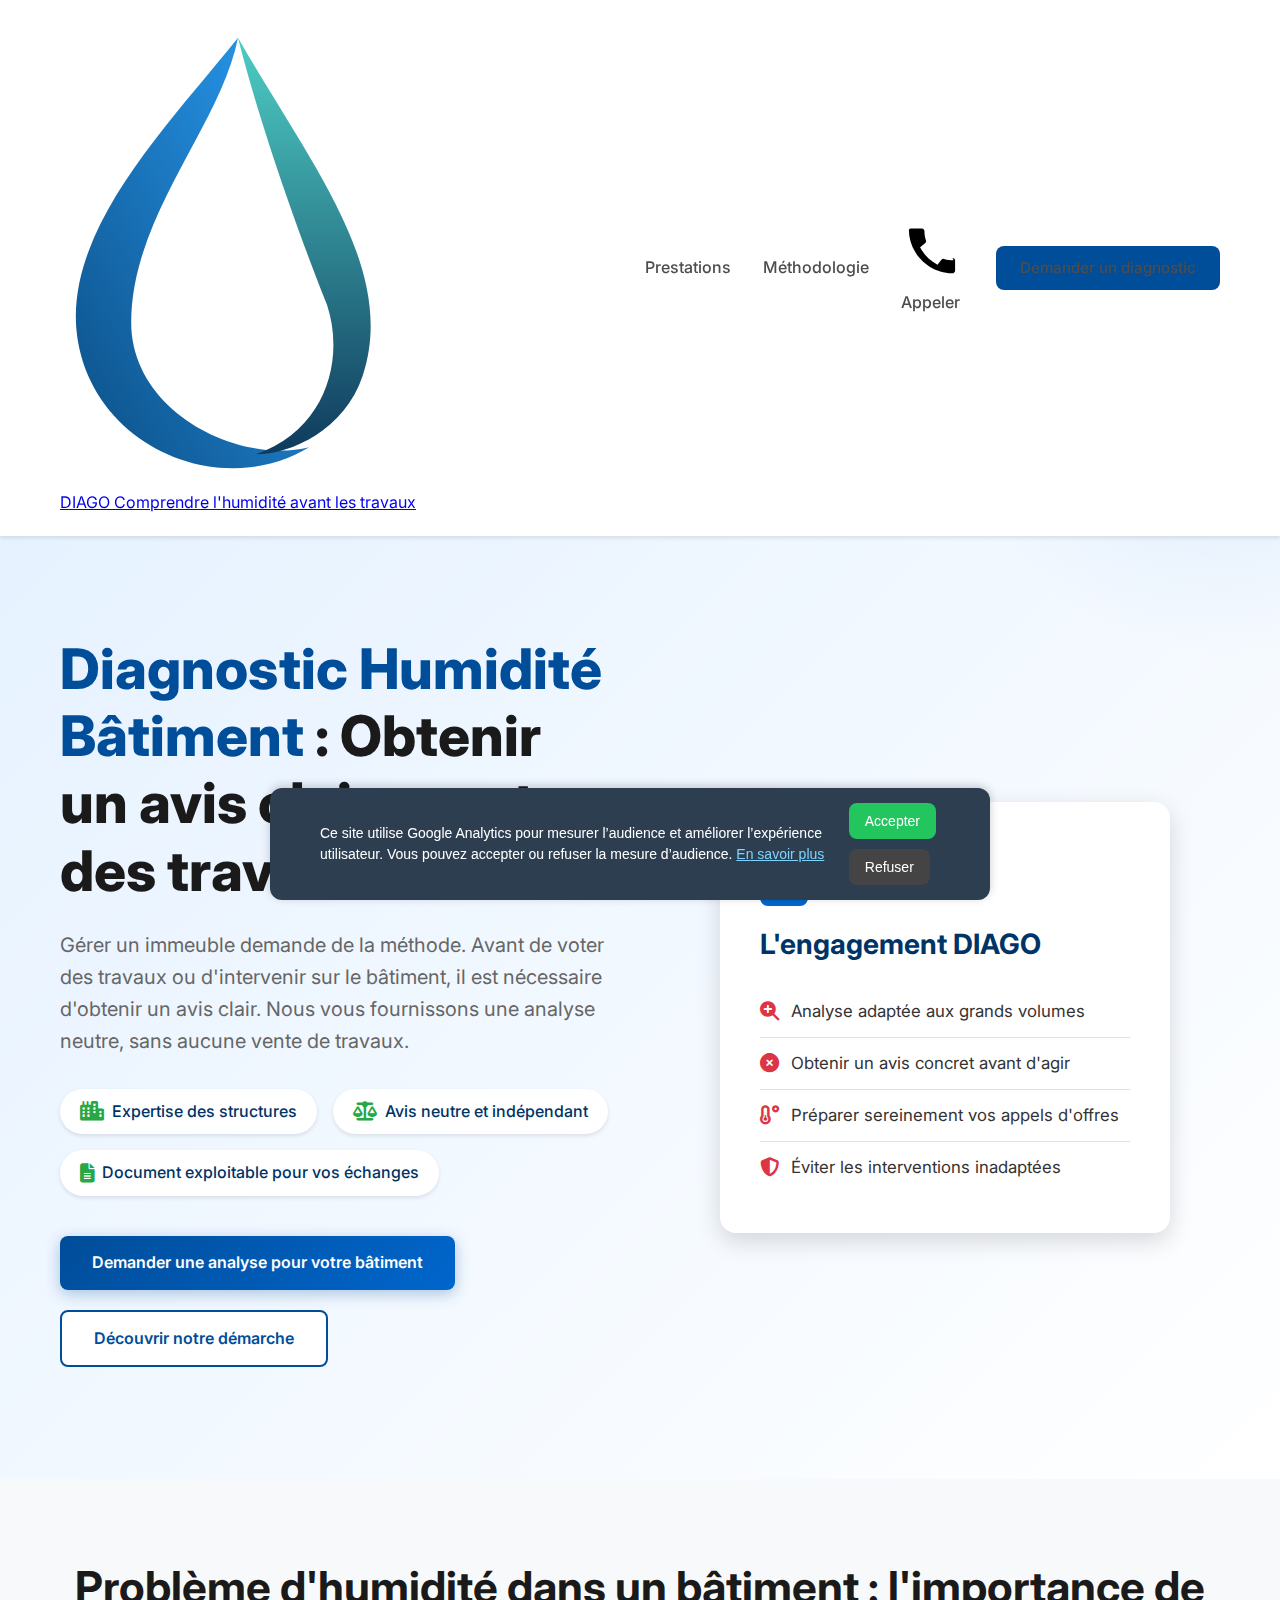
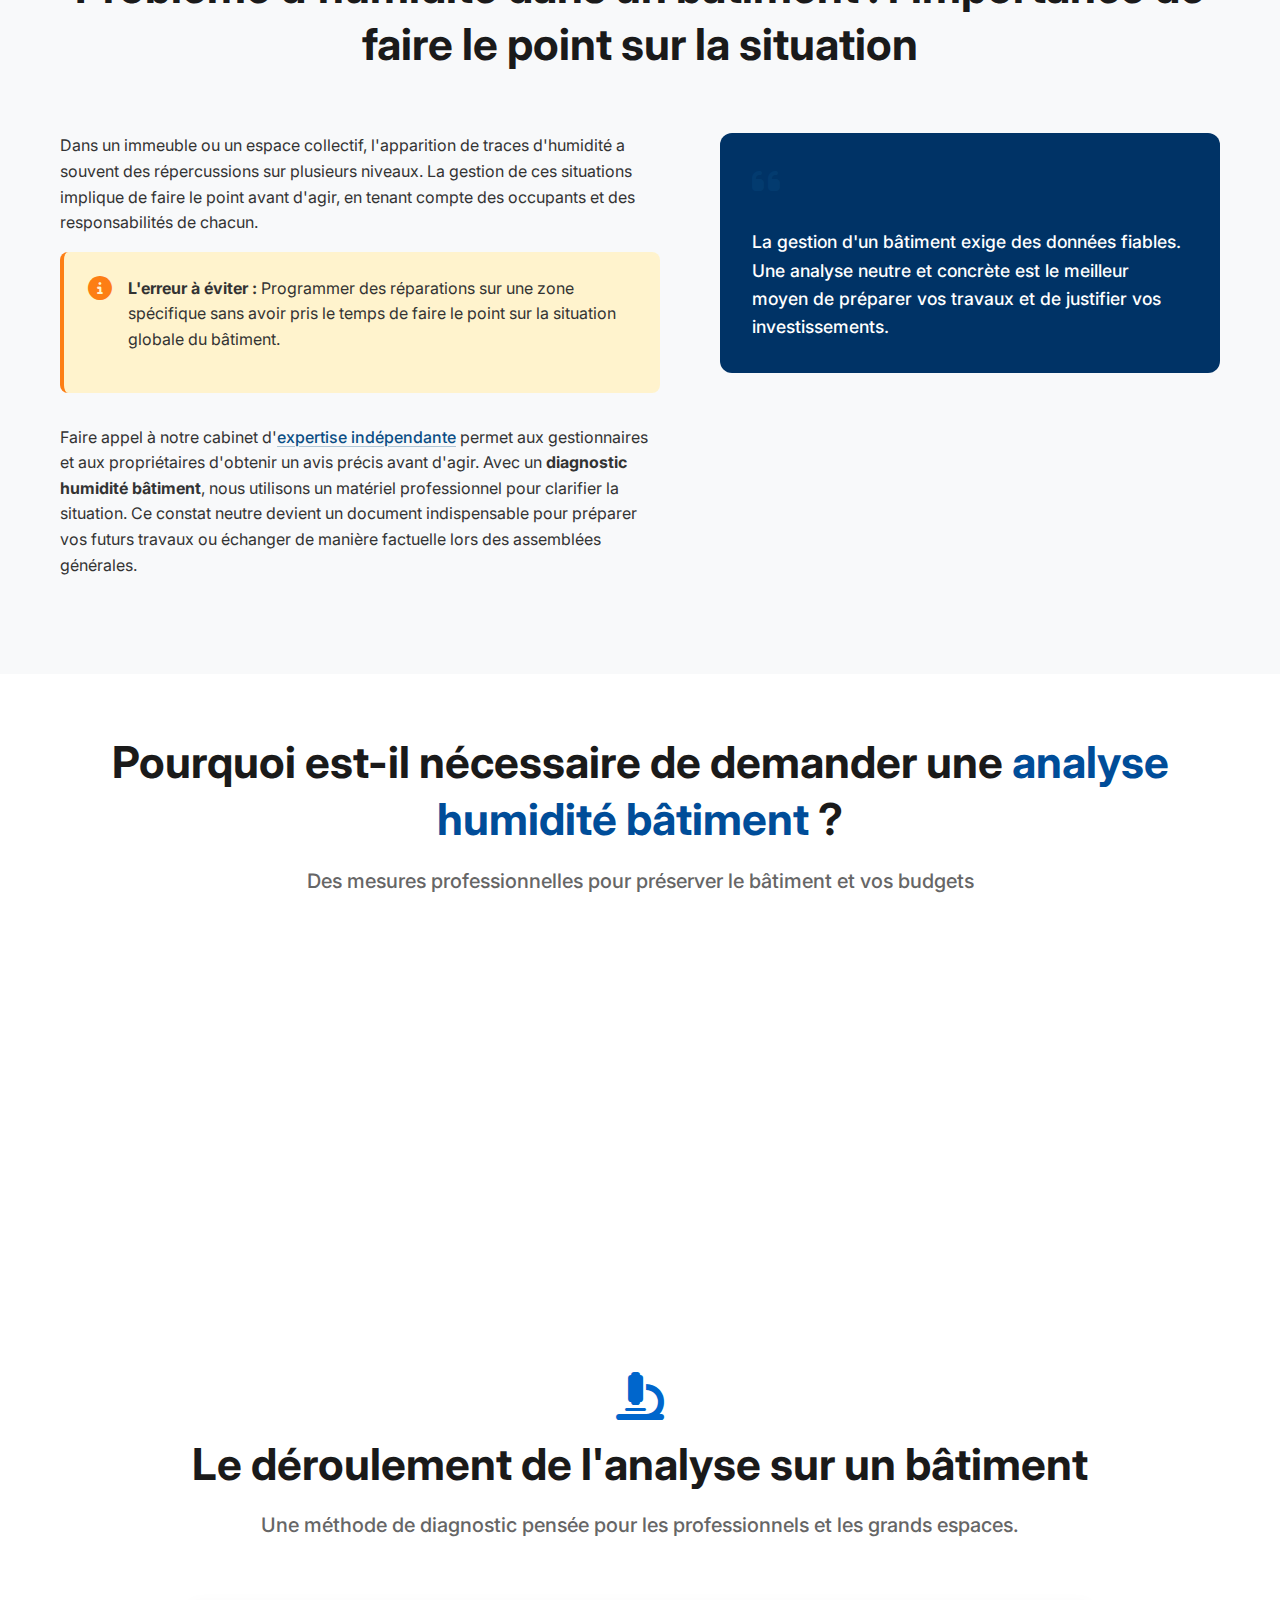
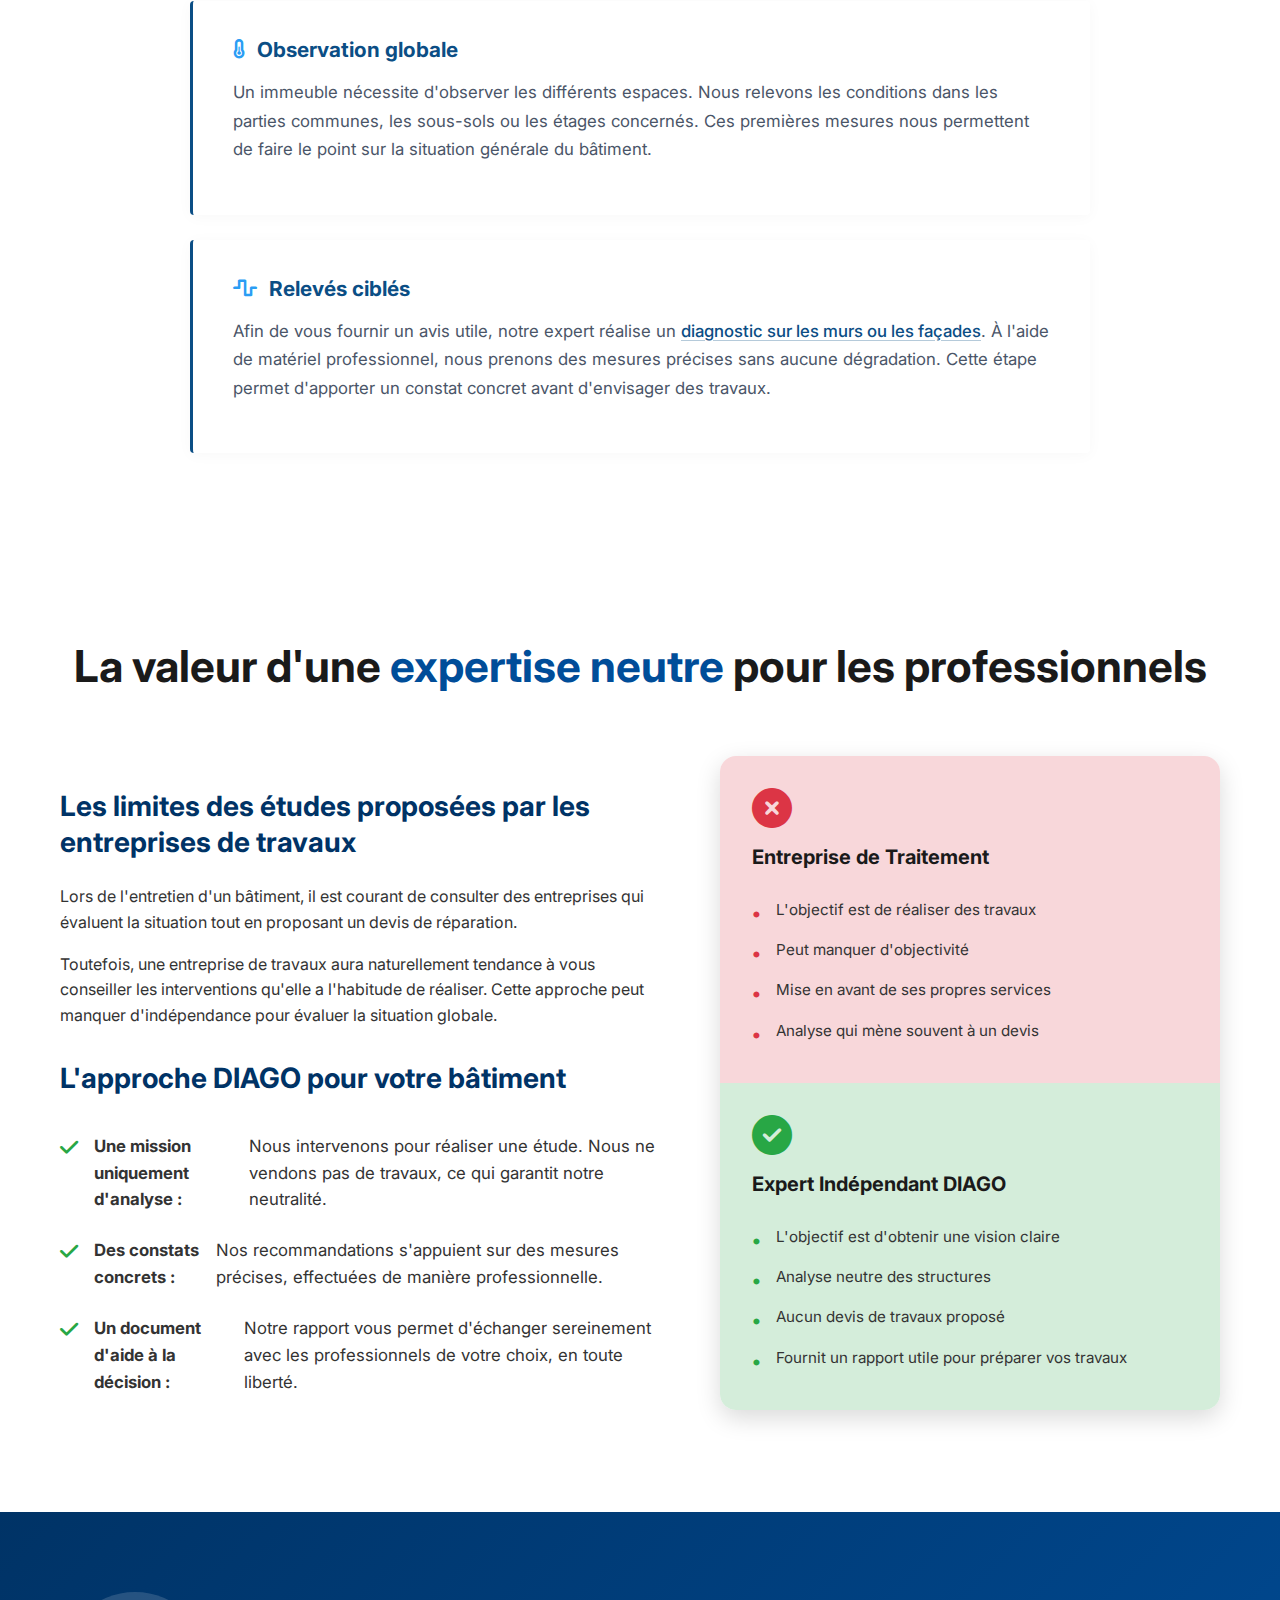
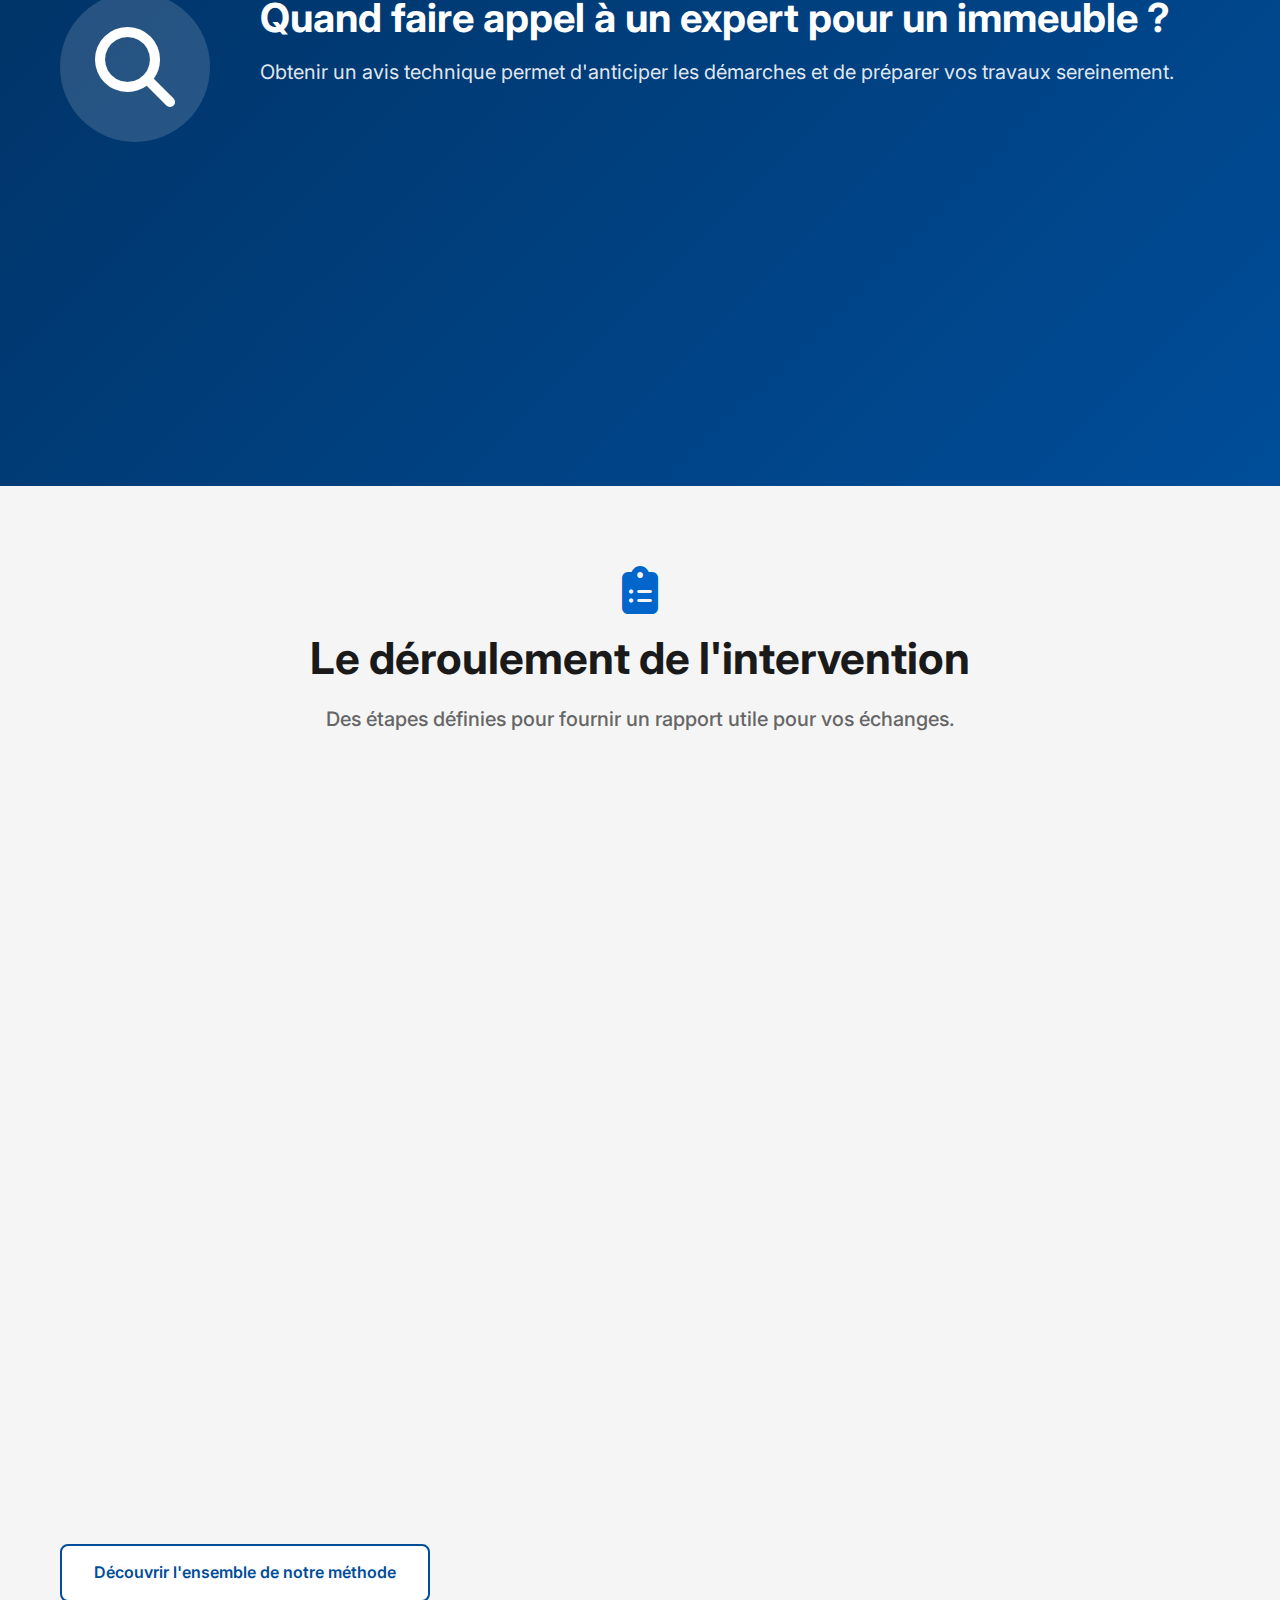
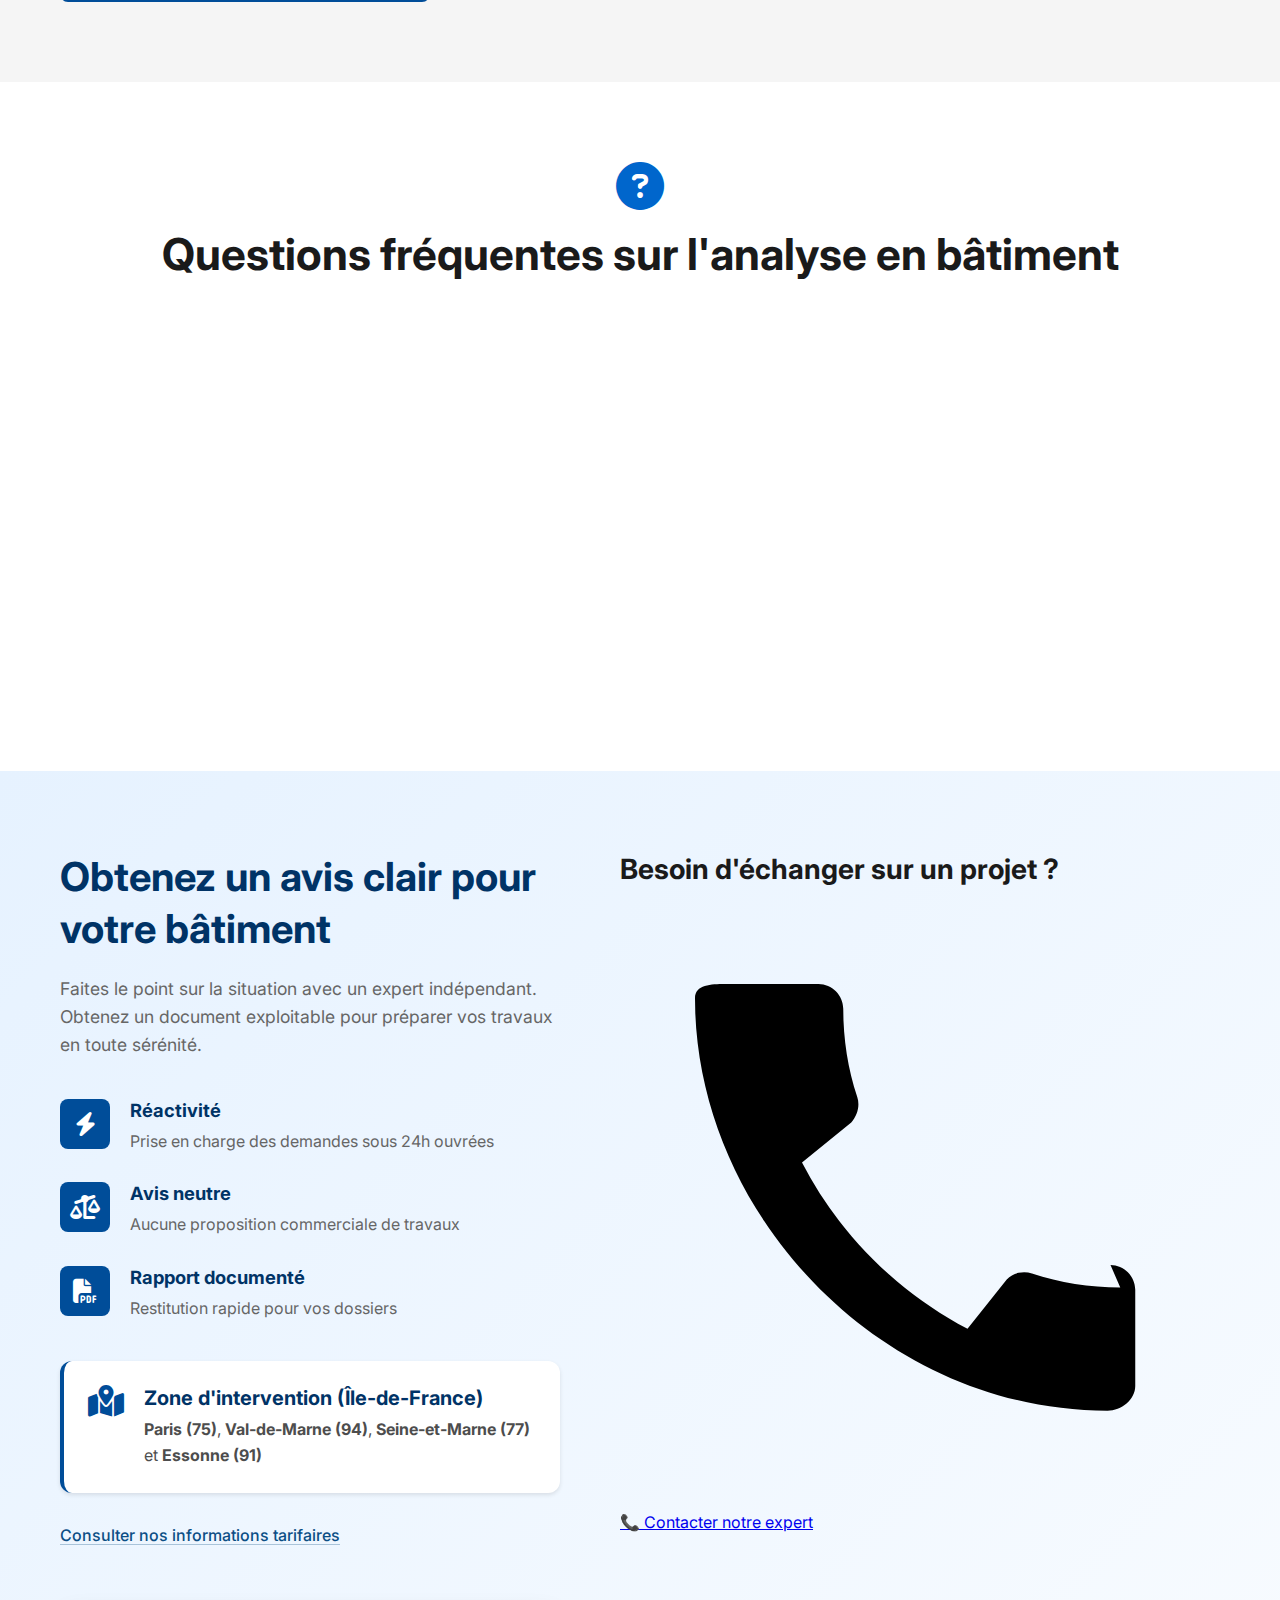
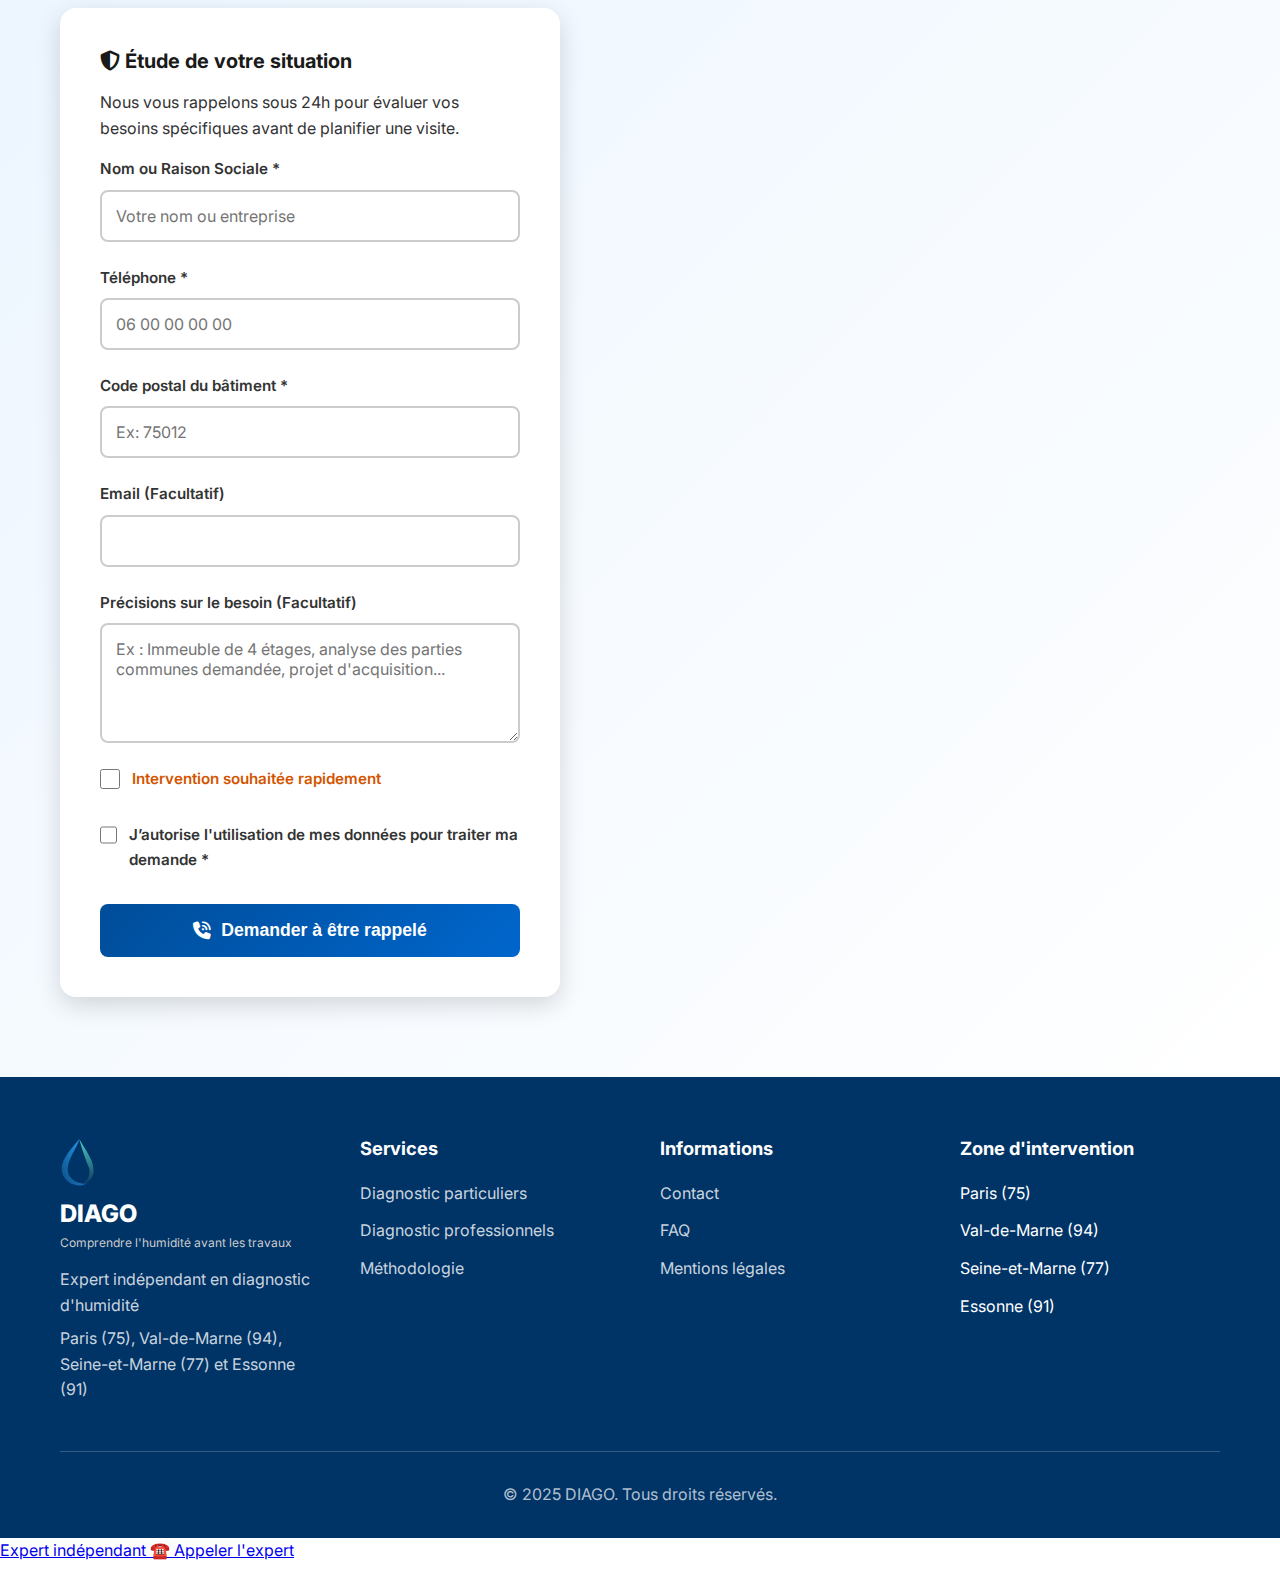
<file: diagnostic-humidite-batiment.html>
<!DOCTYPE html>
<html lang="fr-FR">
<head>

<!-- À mettre dans le <head> -->
<link rel="icon" type="image/png" href="/favicon.png">

<!-- Google Analytics 4 -->
<script async src="https://www.googletagmanager.com/gtag/js?id=G-VTEGEBEJJP"></script>
<script>
  window.dataLayer = window.dataLayer || [];
  function gtag(){dataLayer.push(arguments);}

  // Consentement par défaut : refusé
  gtag('consent', 'default', {
    'analytics_storage': 'denied',
    'wait_for_update': 500
  });

  gtag('js', new Date());

  // Désactive l'envoi automatique de page_view tant que l'utilisateur n'a pas accepté
  gtag('config', 'G-VTEGEBEJJP', {
    'send_page_view': false
  });

  function sendGA4PageView() {
    gtag('event', 'page_view', {
      page_title: document.title,
      page_location: window.location.href,
      page_path: window.location.pathname
    });
  }

  function acceptAnalytics() {
    localStorage.setItem('cookie_consent_ga4', 'accepted');

    gtag('consent', 'update', {
      'analytics_storage': 'granted'
    });

    sendGA4PageView();
    document.getElementById('cookie-banner').style.display = 'none';
  }

  function refuseAnalytics() {
    localStorage.setItem('cookie_consent_ga4', 'refused');

    gtag('consent', 'update', {
      'analytics_storage': 'denied'
    });

    document.getElementById('cookie-banner').style.display = 'none';
  }

  document.addEventListener('DOMContentLoaded', function () {
    const consent = localStorage.getItem('cookie_consent_ga4');
    const banner = document.getElementById('cookie-banner');

    if (consent === 'accepted') {
      gtag('consent', 'update', {
        'analytics_storage': 'granted'
      });
      sendGA4PageView();
      banner.style.display = 'none';
    } else if (consent === 'refused') {
      gtag('consent', 'update', {
        'analytics_storage': 'denied'
      });
      banner.style.display = 'none';
    } else {
      banner.style.display = 'flex';
    }
  });
</script>

<style>
  #cookie-banner {
    display: none;
    position: fixed;
    bottom: 20px;
    left: 20px;
    right: 20px;
    max-width: 720px;
    margin: 0 auto;
    background: #111;
    color: #fff;
    padding: 18px;
    border-radius: 12px;
    box-shadow: 0 8px 30px rgba(0,0,0,0.25);
    z-index: 9999;
    flex-direction: column;
    gap: 12px;
    font-family: Arial, sans-serif;
  }

  #cookie-banner p {
    margin: 0;
    font-size: 14px;
    line-height: 1.5;
  }

  #cookie-banner .cookie-buttons {
    display: flex;
    gap: 10px;
    flex-wrap: wrap;
  }

  #cookie-banner button {
    border: none;
    padding: 10px 16px;
    border-radius: 8px;
    cursor: pointer;
    font-size: 14px;
  }

  #cookie-accept {
    background: #22c55e;
    color: white;
  }

  #cookie-refuse {
    background: #444;
    color: white;
  }

  #cookie-banner a {
    color: #7dd3fc;
    text-decoration: underline;
  }
</style>

    <meta charset="UTF-8">
    <meta name="viewport" content="width=device-width, initial-scale=1.0">
    
    <!-- SEO Technique & Indexation -->
    <title>Diagnostic humidité bâtiment : expertise indépendante | DIAGO</title>
    <meta name="description" content="Diagnostic humidité bâtiment par un expert indépendant. Identifiez l’origine de l’humidité, obtenez des mesures fiables et un rapport clair.">
    <meta name="robots" content="index, follow, max-image-preview:large">
    <link rel="canonical" href="https://www.diago-humidite.fr/diagnostic-humidite-batiment.html">
    
    <!-- Optimisation Performance (Preconnect) -->
    <link rel="preconnect" href="https://fonts.googleapis.com">
    <link rel="preconnect" href="https://fonts.gstatic.com" crossorigin>
    <link rel="preconnect" href="https://cdn.jsdelivr.net">

    <!-- Géolocalisation (SEO Local) -->
    <meta name="geo.region" content="FR-IDF">
    <meta name="geo.placename" content="Île-de-France">
    
    <!-- Open Graph / Réseaux Sociaux -->
    <meta property="og:type" content="article">
    <meta property="og:locale" content="fr_FR">
    <meta property="og:site_name" content="DIAGO">
    <meta property="og:title" content="Diagnostic humidité bâtiment : expertise indépendante | DIAGO">
    <meta property="og:description" content="Diagnostic humidité bâtiment par un expert indépendant. Identifiez l’origine de l’humidité, obtenez des mesures fiables et un rapport clair.">
    <meta property="og:url" content="https://www.diago-humidite.fr/diagnostic-humidite-batiment.html">
    <meta property="og:image" content="https://www.diago-humidite.fr/images/share-image-batiment.jpg">

    <!-- Twitter Cards -->
    <meta name="twitter:card" content="summary_large_image">
    <meta name="twitter:title" content="Diagnostic humidité bâtiment | Expertise indépendante">
    <meta name="twitter:description" content="Diagnostic technique pour bâtiments et immeubles. Analyse indépendante, rapport clair pour gestionnaires et propriétaires, aucune vente de travaux.">

    <!-- Styles -->
    <link rel="stylesheet" href="css/style.css">
    <link href="https://fonts.googleapis.com/css2?family=Inter:wght@300;400;500;600;700;800&display=swap" rel="stylesheet">
    <link rel="stylesheet" href="https://cdn.jsdelivr.net/npm/@fortawesome/fontawesome-free@6.4.0/css/all.min.css">
    <link rel="stylesheet" href="https://fonts.googleapis.com/css2?family=Montserrat:wght@400;700&display=swap">

    <!-- Schema.org (JSON-LD) : Hub Page + Breadcrumb + FAQ -->
    <script type="application/ld+json">
    {
      "@context": "https://schema.org",
      "@graph": [
        {
          "@type": "Service",
          "@id": "https://www.diago-humidite.fr/diagnostic-humidite-batiment.html",
          "url": "https://www.diago-humidite.fr/diagnostic-humidite-batiment.html",
          "name": "Diagnostic Humidité Bâtiment",
          "description": "Expertise technique indépendante pour comprendre l'origine de l'humidité dans un bâtiment. Mesures de précision, rapport clair remis rapidement, aucune vente de travaux.",
          "provider": {
            "@type": "ProfessionalService",
            "name": "DIAGO",
            "logo": "https://www.diago-humidite.fr/logo.png",
            "image": "https://www.diago-humidite.fr/images/share-image-batiment.jpg",
            "address": {
              "@type": "PostalAddress",
              "addressRegion": "Île-de-France",
              "addressCountry": "FR"
            }
          },
          "areaServed": ["Paris", "Val-de-Marne", "Seine-et-Marne", "Essonne"]
        },
        {
          "@type": "BreadcrumbList",
          "itemListElement": [
            {
              "@type": "ListItem",
              "position": 1,
              "name": "Accueil",
              "item": "https://www.diago-humidite.fr/"
            },
            {
              "@type": "ListItem",
              "position": 2,
              "name": "Expertise Humidité",
              "item": "https://www.diago-humidite.fr/expertise-humidite.html"
            },
            {
              "@type": "ListItem",
              "position": 3,
              "name": "Diagnostic Bâtiment",
              "item": "https://www.diago-humidite.fr/diagnostic-humidite-batiment.html"
            }
          ]
        },
        {
          "@type": "FAQPage",
          "mainEntity": [
            {
              "@type": "Question",
              "name": "Le rapport d'expertise est-il utile pour les professionnels de l'immobilier ?",
              "acceptedAnswer": {
                "@type": "Answer",
                "text": "Oui, notre rapport est conçu pour être un outil de travail. Il permet aux syndics, gestionnaires ou investisseurs de s'appuyer sur des données neutres et techniques pour programmer des interventions ou répondre aux questions des occupants."
              }
            },
            {
              "@type": "Question",
              "name": "Comment se déroule l'intervention dans un grand bâtiment ?",
              "acceptedAnswer": {
                "@type": "Answer",
                "text": "L'intervention s'adapte à la taille et à la complexité de la structure. Nous pouvons analyser une zone spécifique, plusieurs niveaux, ou l'ensemble des parties communes, selon les besoins définis lors de notre échange préalable."
              }
            },
            {
              "@type": "Question",
              "name": "Pourquoi choisir un expert indépendant plutôt qu'une entreprise de travaux ?",
              "acceptedAnswer": {
                "@type": "Answer",
                "text": "L'indépendance garantit que l'analyse est menée uniquement dans le but de comprendre la situation. Nous n'avons aucun intérêt financier à proposer des travaux. Notre rapport vous offre la liberté de consulter ensuite les entreprises de votre choix avec des éléments concrets."
              }
            }
          ]
        }
      ]
    }
    </script>
    
    <style>
        /* Styles spécifiques pour le maillage éditorial premium - Version épurée et subtile */
        .editorial-hub-block {
            background: #ffffff;
            border-radius: 4px;
            padding: 35px 40px;
            margin-bottom: 25px;
            border-left: 3px solid #0b4e85;
            box-shadow: 0 2px 15px rgba(0,0,0,0.03);
            transition: transform 0.3s ease, box-shadow 0.3s ease;
        }
        .editorial-hub-block:hover {
            transform: translateY(-2px);
            box-shadow: 0 4px 20px rgba(0,0,0,0.05);
        }
        .editorial-hub-title {
            color: #0b4e85;
            font-size: 1.3rem;
            margin-bottom: 15px;
            display: flex;
            align-items: center;
            font-weight: 700;
        }
        .editorial-hub-title i {
            margin-right: 12px;
            color: #2a9df4;
            font-size: 1.2rem;
        }
        .editorial-hub-text {
            color: #4a5568;
            font-size: 1.05rem;
            line-height: 1.7;
        }
        .premium-link {
            color: #0b4e85;
            font-weight: 500;
            text-decoration: underline;
            text-decoration-color: rgba(11, 78, 133, 0.3);
            text-underline-offset: 3px;
            transition: all 0.2s ease;
        }
        .premium-link:hover {
            color: #2a9df4;
            text-decoration-color: #2a9df4;
        }

        /* Correction pour garder les liens blancs sur fond sombre (blocs avantages) */
        .advantage-item .premium-link {
            color: #ffffff;
            text-decoration-color: rgba(255, 255, 255, 0.4);
        }
        .advantage-item .premium-link:hover {
            color: #4ecdc4; /* Touche de cyan au survol pour rester cohérent avec la charte */
            text-decoration-color: #4ecdc4;
        }
    </style>
</head>
    <!-- À mettre juste avant </body> -->
<div id="cookie-banner">
  <p>
    Ce site utilise Google Analytics pour mesurer l’audience et améliorer l’expérience utilisateur.
    Vous pouvez accepter ou refuser la mesure d’audience.
    <a href="/politique-confidentialite.html" target="_blank">En savoir plus</a>
  </p>

  <div class="cookie-buttons">
    <button id="cookie-accept" onclick="acceptAnalytics()">Accepter</button>
    <button id="cookie-refuse" onclick="refuseAnalytics()">Refuser</button>
  </div>
</div>
<body>
    <!-- Header Identique -->
    <header class="header">
        <div class="container">
            <div class="header-content"> 
                <a href="index.html" class="logo-link" aria-label="Retour à l'accueil Diago">
                <div class="diago-logo header-logo">
                    <svg class="logo-icon" viewBox="0 0 100 130" xmlns="http://www.w3.org/2000/svg" role="img" aria-label="Logo Diago">
                        <defs>
                            <linearGradient id="gradBlue" x1="0%" y1="100%" x2="100%" y2="0%">
                                <stop offset="0%" style="stop-color:#0b4e85"/>
                                <stop offset="100%" style="stop-color:#2a9df4"/>
                            </linearGradient>

                            <linearGradient id="gradTeal" x1="0%" y1="100%" x2="0%" y2="0%">
                                <stop offset="0%" style="stop-color:#0f3a5d"/>
                                <stop offset="100%" style="stop-color:#4ecdc4"/>
                            </linearGradient>
                        </defs>

                        <path d="M 50 5 C 30 30, 0 60, 5 90 C 10 120, 45 135, 70 120 C 50 125, 20 110, 20 85 C 20 55, 45 30, 50 5 Z"
                              fill="url(#gradBlue)" />

                        <path d="M 50 5 C 70 40, 95 70, 85 100 C 80 115, 65 122, 55 122 C 75 115, 80 95, 75 80 C 65 55, 55 25, 50 5 Z"
                              fill="url(#gradTeal)" />
                    </svg>

                    <div class="logo-text">
                        <span class="brand-name">DIAGO</span>
                        <span class="tagline">Comprendre l'humidité avant les travaux</span>
                    </div>
                </div>
                </a>
                <nav class="nav" role="navigation">
                    <a href="/index.html#prestations">Prestations</a>
                    <a href="/index.html#methode">Méthodologie</a>
                    <a href="#" id="btn-appel-header" class="btn-call header-cta" aria-label="Appeler gratuitement">
                        <svg viewBox="0 0 24 24" aria-hidden="true"><path d="M20.01 15.38c-1.23 0-2.42-.2-3.53-.56a.977.977 0 0 0-1.01.24l-1.57 1.97c-2.83-1.49-5.15-3.8-6.62-6.65l1.97-1.6c.26-.29.35-.69.24-1.02-.37-1.11-.56-2.3-.56-3.53 0-.54-.45-.99-.99-.99H4.19C3.65 3.25 3 3.25 3 3.81c0 8.61 7.43 16.5 16.5 16.5.56 0 1.11-.45 1.11-.99v-3.85c0-.54-.45-.99-.99-.99z"/></svg>
                        <span>Appeler</span>
                    </a>
                    <a href="#contact" class="btn-primary-small">Demander un diagnostic</a>
                </nav>
                <button class="mobile-menu-toggle" aria-label="Ouvrir le menu">
                    <i class="fas fa-bars" aria-hidden="true"></i>
                </button>
            </div> 
        </div>
    </header>

    <!-- Mobile Menu -->
    <div class="mobile-menu">
        <a href="/index.html#prestations">Prestations</a>
        <a href="/index.html#methode">Méthodologie</a>
        <a href="#contact">Contact</a>
    </div>

    <!-- MAIN CONTENT - DIAGNOSTIC HUMIDITE BATIMENT -->
    <main>
        
        <!-- Hero Section -->
        <section class="hero">
            <div class="container">
                <div class="hero-content">
                    <div class="hero-text">
                        <h1><span class="highlight">Diagnostic Humidité Bâtiment</span> : Obtenir un avis clair avant des travaux</h1>
                        <p class="hero-subtitle">Gérer un immeuble demande de la méthode. Avant de voter des travaux ou d'intervenir sur le bâtiment, il est nécessaire d'obtenir un avis clair. Nous vous fournissons une analyse neutre, sans aucune vente de travaux.</p>
                        <div class="hero-features">
                            <div class="feature-badge">
                                <i class="fas fa-city" aria-hidden="true"></i>
                                <span>Expertise des structures</span>
                            </div>
                            <div class="feature-badge">
                                <i class="fas fa-balance-scale" aria-hidden="true"></i>
                                <span>Avis neutre et indépendant</span>
                            </div>
                            <div class="feature-badge">
                                <i class="fas fa-file-alt" aria-hidden="true"></i>
                                <span>Document exploitable pour vos échanges</span>
                            </div>
                        </div>
                        <div class="hero-cta">
                            <a href="#contact" class="btn-primary">Demander une analyse pour votre bâtiment</a>
                            <a href="/methodologie.html" class="btn-secondary">Découvrir notre démarche</a>
                        </div>
                    </div>
                    <div class="hero-image">
                        <div class="hero-card">
                            <i class="fas fa-clipboard-check" aria-hidden="true"></i>
                            <h3>L'engagement DIAGO</h3>
                            <ul>
                                <li><i class="fas fa-search-plus" aria-hidden="true"></i> Analyse adaptée aux grands volumes</li>
                                <li><i class="fas fa-times-circle" aria-hidden="true"></i> Obtenir un avis concret avant d'agir</li>
                                <li><i class="fas fa-temperature-low" aria-hidden="true"></i> Préparer sereinement vos appels d'offres</li>
                                <li><i class="fas fa-shield-alt" aria-hidden="true"></i> Éviter les interventions inadaptées</li>
                            </ul>
                        </div>
                    </div>
                </div>
            </div>
        </section>

        <!-- Intro : L'exigence de l'investigation en bâtiment -->
        <section class="problem-section" style="background-color: #f8f9fa;">
            <div class="container">
                <div class="section-header">
                    <h2>Problème d'humidité dans un bâtiment : l'importance de faire le point sur la situation</h2>
                </div>
                <div class="problem-content">
                    <div class="problem-text">
                        <p>Dans un immeuble ou un espace collectif, l'apparition de traces d'humidité a souvent des répercussions sur plusieurs niveaux. La gestion de ces situations implique de faire le point avant d'agir, en tenant compte des occupants et des responsabilités de chacun.</p>
                        
                        <div class="alert-box">
                            <i class="fas fa-info-circle" aria-hidden="true"></i>
                            <p><strong>L'erreur à éviter :</strong> Programmer des réparations sur une zone spécifique sans avoir pris le temps de faire le point sur la situation globale du bâtiment.</p>
                        </div>
                        
                        <p>Faire appel à notre cabinet d'<a href="/expertise-humidite.html" class="premium-link">expertise indépendante</a> permet aux gestionnaires et aux propriétaires d'obtenir un avis précis avant d'agir. Avec un <strong>diagnostic humidité bâtiment</strong>, nous utilisons un matériel professionnel pour clarifier la situation. Ce constat neutre devient un document indispensable pour préparer vos futurs travaux ou échanger de manière factuelle lors des assemblées générales.</p>
                    </div>
                    <div class="problem-image">
                        <div class="quote-box" style="margin-top: 0; height: 100%; display: flex; flex-direction: column; justify-content: center;">
                            <i class="fas fa-quote-left" aria-hidden="true" style="font-size: 2rem; color: #0b4e85;"></i>
                            <p style="font-size: 1.1rem; line-height: 1.6; font-weight: 500; margin-top: 15px;">La gestion d'un bâtiment exige des données fiables. Une analyse neutre et concrète est le meilleur moyen de préparer vos travaux et de justifier vos investissements.</p>
                        </div>
                    </div>
                </div>
            </div>
        </section>

        <!-- Pourquoi faire un diagnostic indépendant (Les enjeux réels) -->
        <section class="trust-section">
            <div class="container">
                <div class="section-header">
                    <h2>Pourquoi est-il nécessaire de demander une <span class="highlight">analyse humidité bâtiment</span> ?</h2>
                    <p class="section-subtitle">Des mesures professionnelles pour préserver le bâtiment et vos budgets</p>
                </div>
                <div class="trust-grid">
                    <div class="trust-item">
                        <div class="trust-icon">
                            <i class="fas fa-building" aria-hidden="true"></i>
                        </div>
                        <h4>Faire le point sur la situation</h4>
                        <p>Un <a href="/diagnostic-humidite-independant.html" class="premium-link">diagnostic indépendant</a> vous permet d'obtenir un avis précis sur la situation du bâtiment avant que les dégradations ne s'aggravent.</p>
                    </div>
                    <div class="trust-item">
                        <div class="trust-icon">
                            <i class="fas fa-users" aria-hidden="true"></i>
                        </div>
                        <h4>Préserver les espaces collectifs</h4>
                        <p>Dans un immeuble, l'humidité affecte directement les occupants. Notre étude vous apporte les éléments pour assainir durablement les espaces collectifs.</p>
                    </div>
                    <div class="trust-item">
                        <div class="trust-icon">
                            <i class="fas fa-wallet" aria-hidden="true"></i>
                        </div>
                        <h4>Éviter les dépenses inutiles</h4>
                        <p>Voter des travaux sans un avis clair est toujours un risque. Notre intervention permet d'éviter des dépenses engagées trop tôt ou des travaux inadaptés.</p>
                    </div>
                    <div class="trust-item">
                        <div class="trust-icon">
                            <i class="fas fa-file-signature" aria-hidden="true"></i>
                        </div>
                        <h4>Apporter des éléments concrets</h4>
                        <p>Pour un syndic ou un propriétaire, notre rapport constitue un document exploitable pour préparer des travaux ciblés ou échanger factuellement avec les assurances.</p>
                    </div>
                </div>
            </div>
        </section>

        <!-- Ce que comprend l'intervention -->
        <section class="services-section">
            <div class="container">
                <div class="section-header">
                    <i class="fas fa-microscope" aria-hidden="true"></i>
                    <h2>Le déroulement de l'analyse sur un bâtiment</h2>
                    <p class="section-subtitle">Une méthode de diagnostic pensée pour les professionnels et les grands espaces.</p>
                </div>
                
                <div class="services-content">
                    <div style="max-width: 900px; margin: 0 auto;">
                        
                        <!-- Bloc Éditorial 1 -->
                        <div class="editorial-hub-block">
                            <h3 class="editorial-hub-title"><i class="fas fa-thermometer-half" aria-hidden="true"></i>Observation globale</h3>
                            <div class="editorial-hub-text">
                                <p>Un immeuble nécessite d'observer les différents espaces. Nous relevons les conditions dans les parties communes, les sous-sols ou les étages concernés. Ces premières mesures nous permettent de faire le point sur la situation générale du bâtiment.</p>
                            </div>
                        </div>

                        <!-- Bloc Éditorial 2 -->
                        <div class="editorial-hub-block">
                            <h3 class="editorial-hub-title"><i class="fas fa-wave-square" aria-hidden="true"></i>Relevés ciblés</h3>
                            <div class="editorial-hub-text">
                                <p>Afin de vous fournir un avis utile, notre expert réalise un <a href="/diagnostic-humidite-mur.html" class="premium-link">diagnostic sur les murs ou les façades</a>. À l'aide de matériel professionnel, nous prenons des mesures précises sans aucune dégradation. Cette étape permet d'apporter un constat concret avant d'envisager des travaux.</p>
                            </div>
                        </div>

                    </div>
                </div>
            </div>
        </section>

        <!-- Indépendance VS Vente -->
        <section class="problem-section" style="background-color: white;">
            <div class="container">
                <div class="section-header">
                    <h2>La valeur d'une <span class="highlight">expertise neutre</span> pour les professionnels</h2>
                </div>
                <div class="problem-content">
                    <div class="problem-text">
                        <h3>Les limites des études proposées par les entreprises de travaux</h3>
                        <p>Lors de l'entretien d'un bâtiment, il est courant de consulter des entreprises qui évaluent la situation tout en proposant un devis de réparation.</p>
                        
                        <p>Toutefois, une entreprise de travaux aura naturellement tendance à vous conseiller les interventions qu'elle a l'habitude de réaliser. Cette approche peut manquer d'indépendance pour évaluer la situation globale.</p>

                        <h3>L'approche DIAGO pour votre bâtiment</h3>
                        <ul class="checkmark-list">
                            <li><i class="fas fa-check" aria-hidden="true"></i> <strong>Une mission uniquement d'analyse :</strong> Nous intervenons pour réaliser une étude. Nous ne vendons pas de travaux, ce qui garantit notre neutralité.</li>
                            <li><i class="fas fa-check" aria-hidden="true"></i> <strong>Des constats concrets :</strong> Nos recommandations s'appuient sur des mesures précises, effectuées de manière professionnelle.</li>
                            <li><i class="fas fa-check" aria-hidden="true"></i> <strong>Un document d'aide à la décision :</strong> Notre rapport vous permet d'échanger sereinement avec les professionnels de votre choix, en toute liberté.</li>
                        </ul>
                    </div>
                    <div class="problem-image">
                        <div class="comparison-card">
                            <div class="comparison-item bad">
                                <i class="fas fa-times-circle" aria-hidden="true"></i>
                                <h4>Entreprise de Traitement</h4>
                                <ul>
                                    <li>L'objectif est de réaliser des travaux</li>
                                    <li>Peut manquer d'objectivité</li>
                                    <li>Mise en avant de ses propres services</li>
                                    <li>Analyse qui mène souvent à un devis</li>
                                </ul>
                            </div>
                            <div class="comparison-item good">
                                <i class="fas fa-check-circle" aria-hidden="true"></i>
                                <h4>Expert Indépendant DIAGO</h4>
                                <ul>
                                    <li>L'objectif est d'obtenir une vision claire</li>
                                    <li>Analyse neutre des structures</li>
                                    <li>Aucun devis de travaux proposé</li>
                                    <li>Fournit un rapport utile pour préparer vos travaux</li>
                                </ul>
                            </div>
                        </div>
                    </div>
                </div>
            </div>
        </section>

        <!-- Dans quels cas faire appel à nous -->
        <section class="professional-section" style="background-color: #f1f5f9;">
            <div class="container">
                <div class="professional-content">
                    <div class="professional-icon">
                        <i class="fas fa-search" aria-hidden="true"></i>
                    </div>
                    <div class="professional-text">
                        <h2>Quand faire appel à un expert pour un immeuble ?</h2>
                        <p class="professional-subtitle">Obtenir un avis technique permet d'anticiper les démarches et de préparer vos travaux sereinement.</p>
                        
                        <div class="advantages-grid" style="margin-top: 30px;">
                            <div class="advantage-item">
                                <i class="fas fa-building" aria-hidden="true"></i>
                                <span><strong>Lors d'un achat :</strong> Un <a href="/expertise-humidite.html" class="premium-link">diagnostic technique</a> permet de vérifier la situation de l'immeuble avant de vous engager.</span>
                            </div>
                            <div class="advantage-item">
                                <i class="fas fa-tools" aria-hidden="true"></i>
                                <span><strong>Avant des travaux importants :</strong> Avant de lancer un ravalement ou une isolation, il est préférable d'obtenir un avis clair sur les supports.</span>
                            </div>
                            <div class="advantage-item">
                                <i class="fas fa-exclamation-triangle" aria-hidden="true"></i>
                                <span><strong>Face aux remontées des occupants :</strong> Si les résidents signalent des problèmes fréquents, une analyse neutre permet d'agir sans précipitation.</span>
                            </div>
                            <div class="advantage-item">
                                <i class="fas fa-folder-open" aria-hidden="true"></i>
                                <span><strong>Pour les assemblées de copropriété :</strong> Lorsqu'un syndic ou un gestionnaire a besoin d'un document exploitable pour justifier les opérations d'entretien en réunion.</span>
                            </div>
                        </div>
                    </div>
                </div>
            </div>
        </section>

        <!-- Méthodologie du diagnostic -->
        <section class="methodology-section">
            <div class="container">
                <div class="section-header">
                    <i class="fas fa-clipboard-list" aria-hidden="true"></i>
                    <h2>Le déroulement de l'intervention</h2>
                    <p class="section-subtitle">Des étapes définies pour fournir un rapport utile pour vos échanges.</p>
                </div>
                <div class="methodology-steps">
                    <div class="step">
                        <div class="step-number">1</div>
                        <div class="step-content">
                            <h3>Échange et contexte</h3>
                            <p>Nous faisons le point avec vous pour bien comprendre les besoins de l'immeuble et l'historique des problèmes.</p>
                        </div>
                        <div class="step-icon">
                            <i class="fas fa-eye" aria-hidden="true"></i>
                        </div>
                    </div>
                    <div class="step">
                        <div class="step-number">2</div>
                        <div class="step-content">
                            <h3>Relevés sur place</h3>
                            <p>Nous effectuons des mesures avec un matériel professionnel adapté pour analyser les lieux de manière fiable.</p>
                        </div>
                        <div class="step-icon">
                            <i class="fas fa-tachometer-alt" aria-hidden="true"></i>
                        </div>
                    </div>
                    <div class="step">
                        <div class="step-number">3</div>
                        <div class="step-content">
                            <h3>Analyse des mesures</h3>
                            <p>Nous regroupons l'ensemble des données pour dresser un constat clair et neutre de la situation du bâtiment.</p>
                        </div>
                        <div class="step-icon">
                            <i class="fas fa-project-diagram" aria-hidden="true"></i>
                        </div>
                    </div>
                    <div class="step">
                        <div class="step-number">4</div>
                        <div class="step-content">
                            <h3>Remise du rapport</h3>
                            <p>Nous vous remettons un document contenant nos mesures et nos recommandations neutres pour préparer efficacement vos travaux.</p>
                        </div>
                        <div class="step-icon">
                            <i class="fas fa-file-signature" aria-hidden="true"></i>
                        </div>
                    </div>
                </div>
                <div class="text-center" style="margin-top: 40px;">
                    <a href="/methodologie.html" class="btn-secondary">Découvrir l'ensemble de notre méthode</a>
                </div>
            </div>
        </section>

        <!-- FAQ Spécifique Bâtiment -->
        <section id="faq" class="faq-section">
            <div class="container">
                <div class="section-header">
                    <i class="fas fa-question-circle" aria-hidden="true"></i>
                    <h2>Questions fréquentes sur l'analyse en bâtiment</h2>
                </div>
                <div class="faq-grid">
                    <div class="faq-item">
                        <div class="faq-question">
                            <i class="fas fa-chevron-right" aria-hidden="true"></i>
                            <h3>Le rapport est-il conçu pour les professionnels ?</h3>
                        </div>
                        <div class="faq-answer">
                            <p>Oui, il est pensé pour être utile. Il permet aux syndics, propriétaires ou gestionnaires de s'appuyer sur des données claires pour leurs échanges et leurs futurs travaux.</p>
                        </div>
                    </div>
                    <div class="faq-item">
                        <div class="faq-question">
                            <i class="fas fa-chevron-right" aria-hidden="true"></i>
                            <h3>Comment se déroule l'intervention dans un grand immeuble ?</h3>
                        </div>
                        <div class="faq-answer">
                            <p>L'intervention s'adapte à la taille de l'immeuble. Nous pouvons nous concentrer sur une zone ou plusieurs étages, en fonction des besoins dont nous aurons discuté.</p>
                        </div>
                    </div>
                    <div class="faq-item">
                        <div class="faq-question">
                            <i class="fas fa-chevron-right" aria-hidden="true"></i>
                            <h3>Pourquoi choisir un cabinet indépendant ?</h3>
                        </div>
                        <div class="faq-answer">
                            <p>L'indépendance garantit une étude neutre. Comme nous ne réalisons aucun travaux, notre seul but est de vous donner un avis objectif pour faire vos choix en toute liberté.</p>
                        </div>
                    </div>
                    <div class="faq-item">
                        <div class="faq-question">
                            <i class="fas fa-chevron-right" aria-hidden="true"></i>
                            <h3>Que permet de faire le rapport d'expertise ?</h3>
                        </div>
                        <div class="faq-answer">
                            <p>Le document constitue un rapport utile pour vos échanges et vos choix de travaux. Il vous permet de justifier vos choix d'entretien auprès d'une assemblée ou de consulter des artisans sur des bases techniques précises.</p>
                        </div>
                    </div>
                </div>
            </div>
        </section>

        <!-- CTA Final (Contact) -->
        <section id="contact" class="contact-section">
            <div class="container">
                <div class="contact-wrapper">
                    <div class="contact-info">
                        <h2>Obtenez un avis clair pour votre bâtiment</h2>
                        <p>Faites le point sur la situation avec un expert indépendant. Obtenez un document exploitable pour préparer vos travaux en toute sérénité.</p>
                        
                        <div class="contact-features">
                            <div class="contact-feature">
                                <i class="fas fa-bolt" aria-hidden="true"></i>
                                <div>
                                    <h4>Réactivité</h4>
                                    <p>Prise en charge des demandes sous 24h ouvrées</p>
                                </div>
                            </div>
                            <div class="contact-feature">
                                <i class="fas fa-balance-scale-left" aria-hidden="true"></i>
                                <div>
                                    <h4>Avis neutre</h4>
                                    <p>Aucune proposition commerciale de travaux</p>
                                </div>
                            </div>
                            <div class="contact-feature">
                                <i class="fas fa-file-pdf" aria-hidden="true"></i>
                                <div>
                                    <h4>Rapport documenté</h4>
                                    <p>Restitution rapide pour vos dossiers</p>
                                </div>
                            </div>
                        </div>

                        <div class="contact-zone">
                            <i class="fas fa-map-marked-alt" aria-hidden="true"></i>
                            <div>
                                <h4>Zone d'intervention (Île-de-France)</h4>
                                <p> <strong>Paris (75)</strong>, <strong>Val-de-Marne (94)</strong>, <strong>Seine-et-Marne (77)</strong> et <strong>Essonne (91)</strong></p>
                            </div>
                        </div>
                        
                        <div style="margin-top: 30px;">
                             <a href="/prestations.html" class="premium-link">Consulter nos informations tarifaires</a>
                        </div>
                    </div>

                    <div class="pre-form-cta-container">
                        <h3>Besoin d'échanger sur un projet ?</h3>
                        <a href="#" id="btn-appel-bas" class="btn-call form-cta-big">
                            <svg viewBox="0 0 24 24" aria-hidden="true"><path d="M20.01 15.38c-1.23 0-2.42-.2-3.53-.56a.977.977 0 0 0-1.01.24l-1.57 1.97c-2.83-1.49-5.15-3.8-6.62-6.65l1.97-1.6c.26-.29.35-.69.24-1.02-.37-1.11-.56-2.3-.56-3.53 0-.54-.45-.99-.99-.99H4.19C3.65 3.25 3 3.25 3 3.81c0 8.61 7.43 16.5 16.5 16.5.56 0 1.11-.45 1.11-.99v-3.85c0-.54-.45-.99-.99-.99z"/></svg>
                            📞 Contacter notre expert
                        </a>
                    </div>

                 <div class="contact-form-wrapper">
                    <div class="reassurance-header">
                        <h4><i class="fas fa-shield-alt"></i> Étude de votre situation</h4>
                        <p>Nous vous rappelons sous 24h pour évaluer vos besoins spécifiques avant de planifier une visite.</p>
                    </div>

                    <form id="contactForm" class="contact-form">
                        <input type="hidden" id="profile" name="profile" value="Bâtiment / Professionnel">
                        <input type="hidden" id="nom" name="nom" value="">
                        <input type="hidden" id="ville" name="ville" value="">

                        <div class="form-group">
                            <label for="prenom">Nom ou Raison Sociale *</label>
                            <input type="text" id="prenom" name="prenom" required autocomplete="organization" placeholder="Votre nom ou entreprise">
                        </div>

                        <div class="form-group">
                            <label for="telephone">Téléphone *</label>
                            <input type="tel" id="telephone" name="telephone" required autocomplete="tel" placeholder="06 00 00 00 00">
                        </div>

                        <div class="form-group">
                            <label for="codePostal">Code postal du bâtiment *</label>
                            <input type="text" id="codePostal" name="codePostal" pattern="[0-9]{5}" placeholder="Ex: 75012" required autocomplete="postal-code">
                        </div>

                        <div class="form-group">
                            <label for="email">Email (Facultatif)</label>
                            <input type="email" id="email" name="email" autocomplete="email">
                        </div>

                        <div class="form-group">
                            <label for="message">Précisions sur le besoin (Facultatif)</label>
                            <textarea id="message" name="message" rows="3" placeholder="Ex : Immeuble de 4 étages, analyse des parties communes demandée, projet d'acquisition..."></textarea>
                        </div>

                        <div class="form-group checkbox-group bg-highlight">
                            <label class="checkbox-label">
                                <input type="checkbox" id="urgence" name="urgence">
                                <span style="font-weight: 600; color: #d35400;">Intervention souhaitée rapidement</span>
                            </label>
                        </div>

                        <div class="form-group checkbox-group">
                            <label class="checkbox-label">
                                <input type="checkbox" id="rgpd" name="rgpd" required>
                                <span>J’autorise l'utilisation de mes données pour traiter ma demande *</span>
                            </label>
                        </div>

                        <button type="submit" class="btn-submit btn-expert">
                            <i class="fas fa-phone-volume" aria-hidden="true"></i>
                            Demander à être rappelé
                        </button>

                        <div id="formMessage" class="form-message"></div>
                    </form>
                </div>
                </div>
            </div>
        </section>

    </main>

    <!-- Footer Identique -->
    <footer class="footer">
        <div class="container">
            <div class="footer-content">
               <div class="footer-section">
    <div class="diago-logo" style="margin-bottom: 15px;">
        <svg class="logo-icon" viewBox="0 0 100 130" xmlns="http://www.w3.org/2000/svg" style="height: 50px; width: auto;">
            <defs>
                <linearGradient id="gradBlueFooter" x1="0%" y1="100%" x2="100%" y2="0%">
                    <stop offset="0%" style="stop-color:#0b4e85"/>
                    <stop offset="100%" style="stop-color:#2a9df4"/>
                </linearGradient>

                <linearGradient id="gradTealFooter" x1="0%" y1="100%" x2="0%" y2="0%">
                    <stop offset="0%" style="stop-color:#0f3a5d"/>
                    <stop offset="100%" style="stop-color:#4ecdc4"/>
                </linearGradient>
            </defs>

            <path d="M 50 5 C 30 30, 0 60, 5 90 C 10 120, 45 135, 70 120 C 50 125, 20 110, 20 85 C 20 55, 45 30, 50 5 Z"
                  fill="url(#gradBlueFooter)" />

            <path d="M 50 5 C 70 40, 95 70, 85 100 C 80 115, 65 122, 55 122 C 75 115, 80 95, 75 80 C 65 55, 55 25, 50 5 Z"
                  fill="url(#gradTealFooter)" />
        </svg>

        <div class="logo-text">
            <span class="brand-name" style="font-size: 1.5rem; display: block; font-weight: 800; color: white;">DIAGO</span>
            <span class="tagline" style="font-size: 0.75rem; display: block; color: #ccc;">Comprendre l'humidité avant les travaux</span>
        </div>
    </div>
    
    <p>Expert indépendant en diagnostic d'humidité</p>
    <p>Paris (75), Val-de-Marne (94), Seine-et-Marne (77) et Essonne (91)</p>
</div>
                <div class="footer-section">
                    <h4>Services</h4>
                    <ul>
                        <li><a href="/index.html#prestations">Diagnostic particuliers</a></li>
                        <li><a href="/index.html#prestations">Diagnostic professionnels</a></li>
                        <li><a href="/index.html#methode">Méthodologie</a></li>
                    </ul>
                </div>
                <div class="footer-section">
                    <h4>Informations</h4>
                    <ul>
                        <li><a href="#contact">Contact</a></li>
                        <li><a href="#faq">FAQ</a></li>
                        <li><a href="/mentions-legales.html">Mentions légales</a></li>
                    </ul>
                </div>              
                <div class="footer-section">
                    <h4>Zone d'intervention</h4>
                    <ul>
                        <li>Paris (75)</li>
                        <li>Val-de-Marne (94)</li>
                        <li>Seine-et-Marne (77)</li>
                        <li>Essonne (91)</li>
                    </ul>
                </div>
            </div>
            <div class="footer-bottom">
                <p>&copy; 2025 DIAGO. Tous droits réservés.</p>
            </div>
        </div>
    </footer>

    <!-- Scripts fonctionnels -->
    <script src="js/main.js"></script>

    <!-- Bouton Sticky Mobile -->
    <div id="sticky-cta-mobile" class="sticky-mobile-wrapper">
        <a href="#" id="btn-appel-mobile">
            <div class="sticky-btn-content">
                <div class="sticky-text">
                    <span class="sticky-label">Expert indépendant</span>
                    <span class="sticky-sub">☎️ Appeler l'expert</span>
                </div>
                <div class="sticky-call-action">
                    <svg viewBox="0 0 24 24" width="24" height="24" fill="white"><path d="M20.01 15.38c-1.23 0-2.42-.2-3.53-.56a.977.977 0 0 0-1.01.24l-1.57 1.97c-2.83-1.49-5.15-3.8-6.62-6.65l1.97-1.6c.26-.29.35-.69.24-1.02-.37-1.11-.56-2.3-.56-3.53 0-.54-.45-.99-.99-.99H4.19C3.65 3.25 3 3.25 3 3.81c0 8.61 7.43 16.5 16.5 16.5.56 0 1.11-.45 1.11-.99v-3.85c0-.54-.45-.99-.99-.99z"/></svg>
                </div>
            </div>
        </a>
    </div>
                            
    <script>
        document.addEventListener('DOMContentLoaded', function() {
            const stickyBtn = document.getElementById('sticky-cta-mobile');
            function handleScroll() {
                if (window.scrollY > 150) {
                    if(stickyBtn) stickyBtn.classList.add('is-visible');
                } else {
                    if(stickyBtn) stickyBtn.classList.remove('is-visible');
                }
            }

            let ticking = false;
            window.addEventListener('scroll', function() {
                if (!ticking) {
                    window.requestAnimationFrame(function() {
                        handleScroll();
                        ticking = false;
                    });
                    ticking = true;
                }
            });
            handleScroll();
        });
    </script>
    
<script>
document.addEventListener('DOMContentLoaded', function() {
    const part1 = "06"; 
    const part2 = "82"; 
    const part3 = "53"; 
    const part4 = "39"; 
    const part5 = "50";
    
    const numeroComplet = part1 + part2 + part3 + part4 + part5;

    function lancerAppel(e) {
        e.preventDefault();
        window.location.href = 'tel:' + numeroComplet;
    }

    const btnHeader = document.getElementById('btn-appel-header');
    if(btnHeader) btnHeader.addEventListener('click', lancerAppel);

    const btnBas = document.getElementById('btn-appel-bas');
    if(btnBas) btnBas.addEventListener('click', lancerAppel);

    const btnMobile = document.getElementById('btn-appel-mobile');
    if(btnMobile) btnMobile.addEventListener('click', lancerAppel);
});
</script>

    <style>
  #cookie-banner {
    position: fixed;
    bottom: 0;
    left: 0;
    width: 100%;
    background-color: #2c3e50;
    color: #ffffff;
    padding: 15px 20px;
    display: flex;
    flex-direction: column;
    align-items: center;
    justify-content: center;
    box-shadow: 0 -2px 10px rgba(0,0,0,0.2);
    z-index: 9999;
    font-family: Arial, sans-serif;
    font-size: 14px;
    display: none;
  }
  
  @media (min-width: 768px) {
    #cookie-banner {
      flex-direction: row;
      justify-content: space-between;
      padding: 15px 50px;
    }
  }

  .cookie-buttons {
    margin-top: 10px;
    display: flex;
    gap: 10px;
  }
  
  @media (min-width: 768px) {
    .cookie-buttons { margin-top: 0; }
  }

  .btn-cookie {
    padding: 8px 16px;
    border: none;
    border-radius: 4px;
    cursor: pointer;
    font-weight: bold;
  }
  
  #btn-accept { background-color: #27ae60; color: white; }
  #btn-deny { background-color: #7f8c8d; color: white; }
</style>

<div id="cookie-banner">
  <div>
    Nous utilisons des cookies pour mesurer l'efficacité de nos campagnes publicitaires.
    <a href="/mentions-legales.html" style="color: #bdc3c7; text-decoration: underline;">En savoir plus</a>.
  </div>
  <div class="cookie-buttons">
    <button id="btn-deny" class="btn-cookie">Refuser</button>
    <button id="btn-accept" class="btn-cookie">Accepter</button>
  </div>
</div>

<script>
  (function() {
    var banner = document.getElementById('cookie-banner');
    var consent = localStorage.getItem('cookie_consent');

    if (!consent) {
      banner.style.display = 'flex';
    }

    document.getElementById('btn-accept').addEventListener('click', function() {
      gtag('consent', 'update', {
        'ad_storage': 'granted',
        'ad_user_data': 'granted',
        'ad_personalization': 'granted',
        'analytics_storage': 'granted'
      });
      localStorage.setItem('cookie_consent', 'granted');
      banner.style.display = 'none';
    });

    document.getElementById('btn-deny').addEventListener('click', function() {
      localStorage.setItem('cookie_consent', 'denied');
      banner.style.display = 'none';
    });
  })();
</script>
    
</body>

</html>
</file>
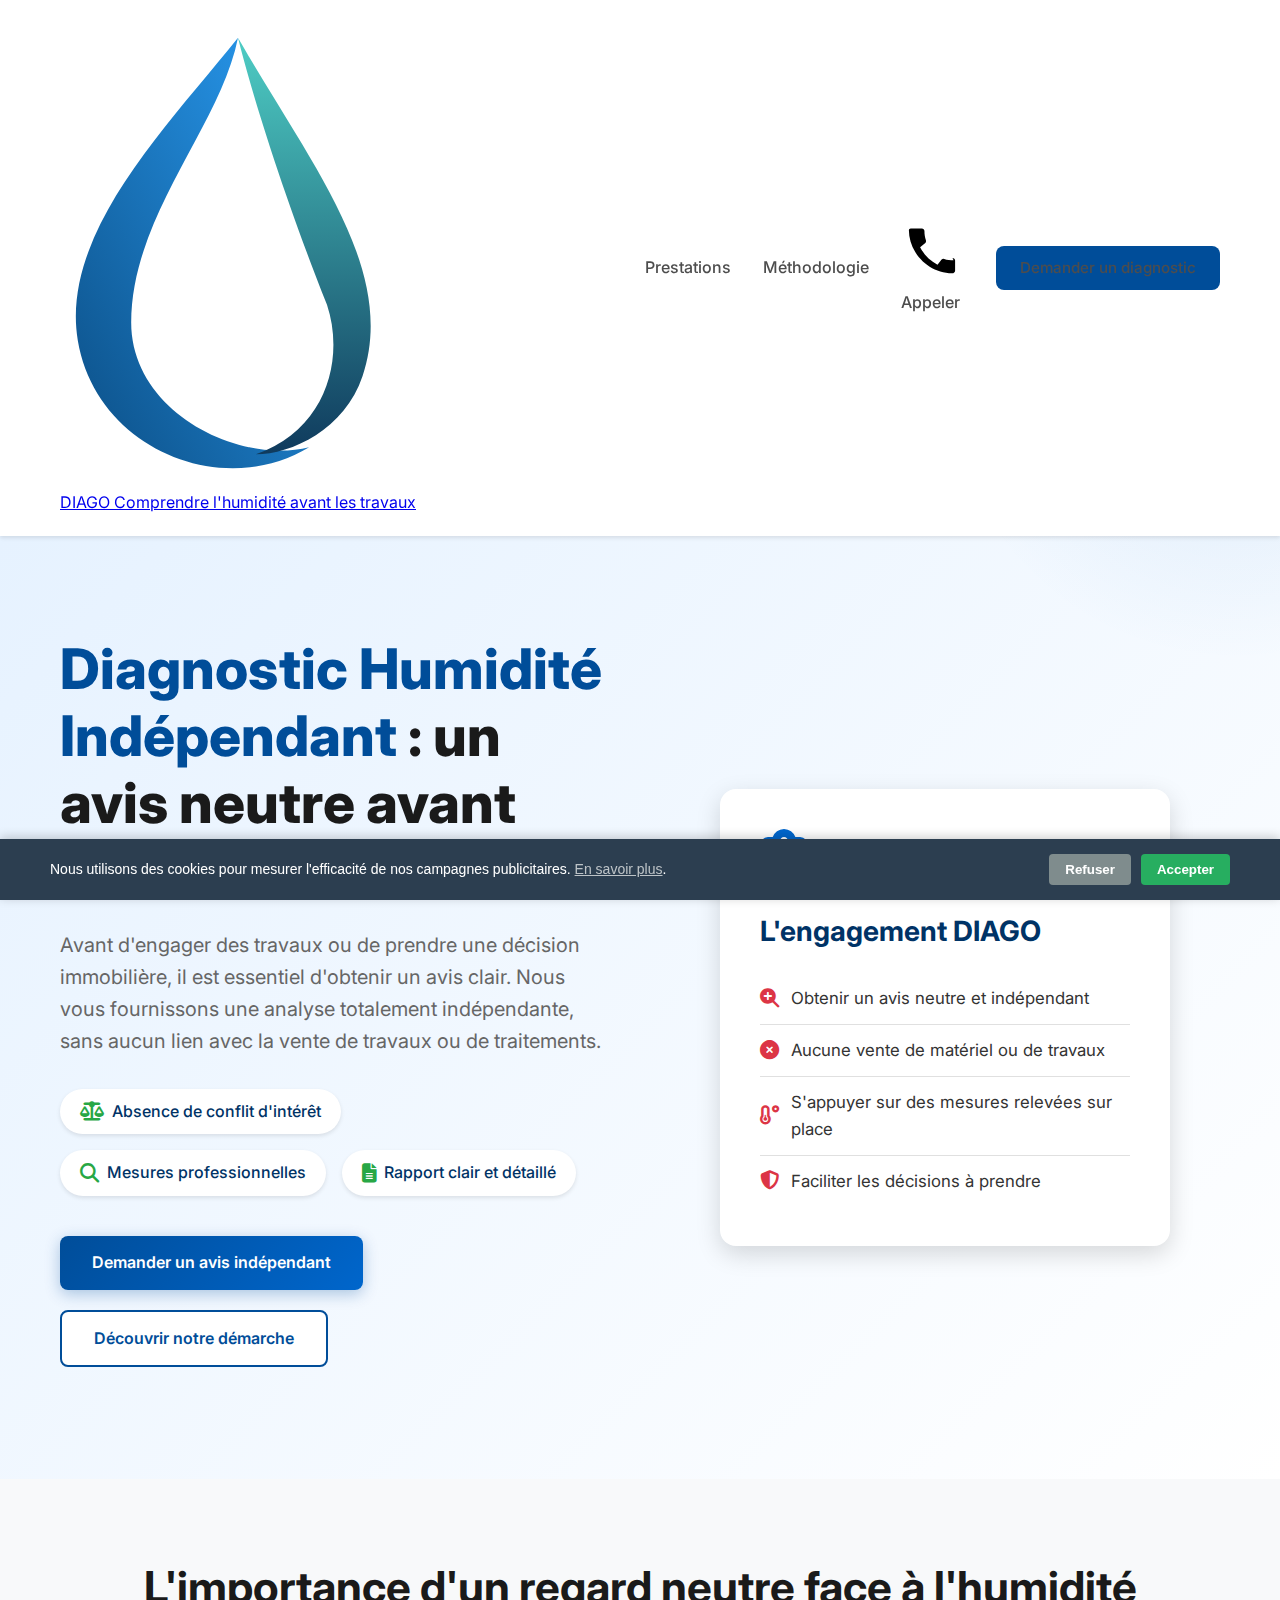
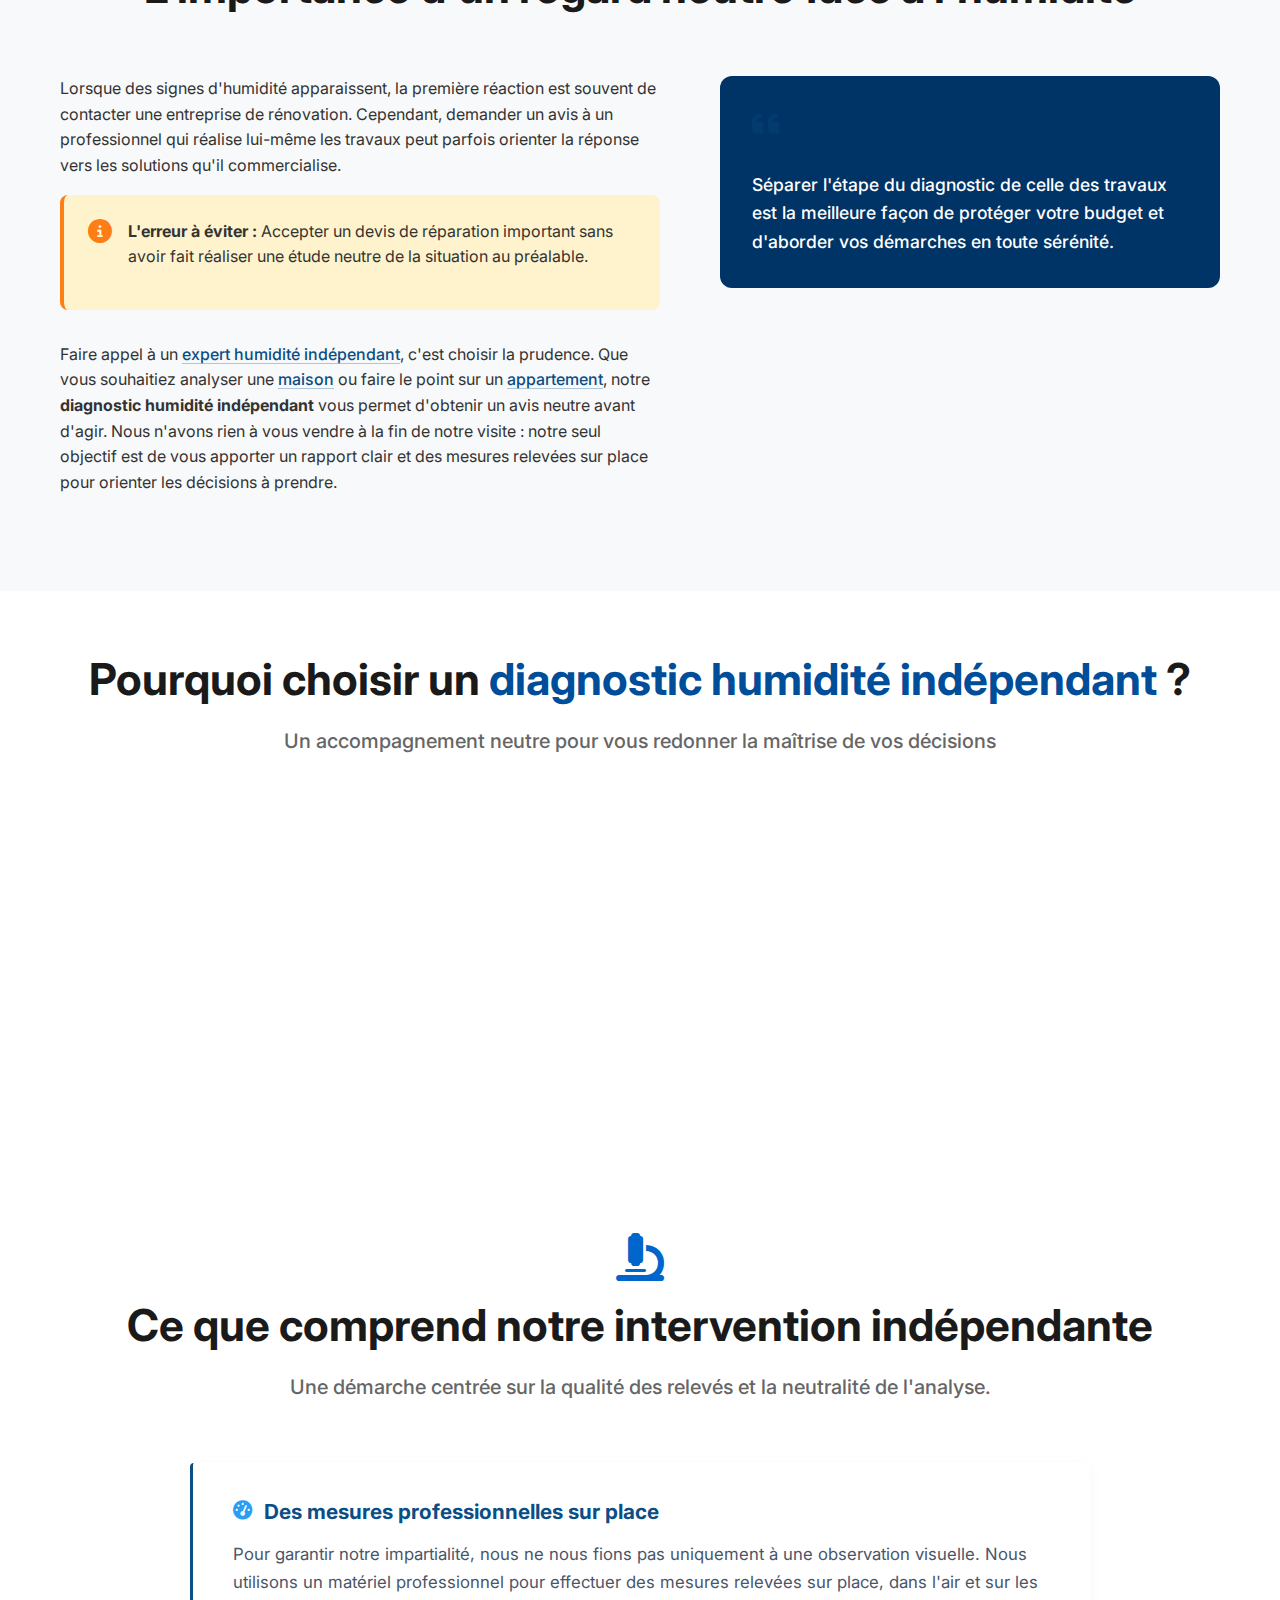
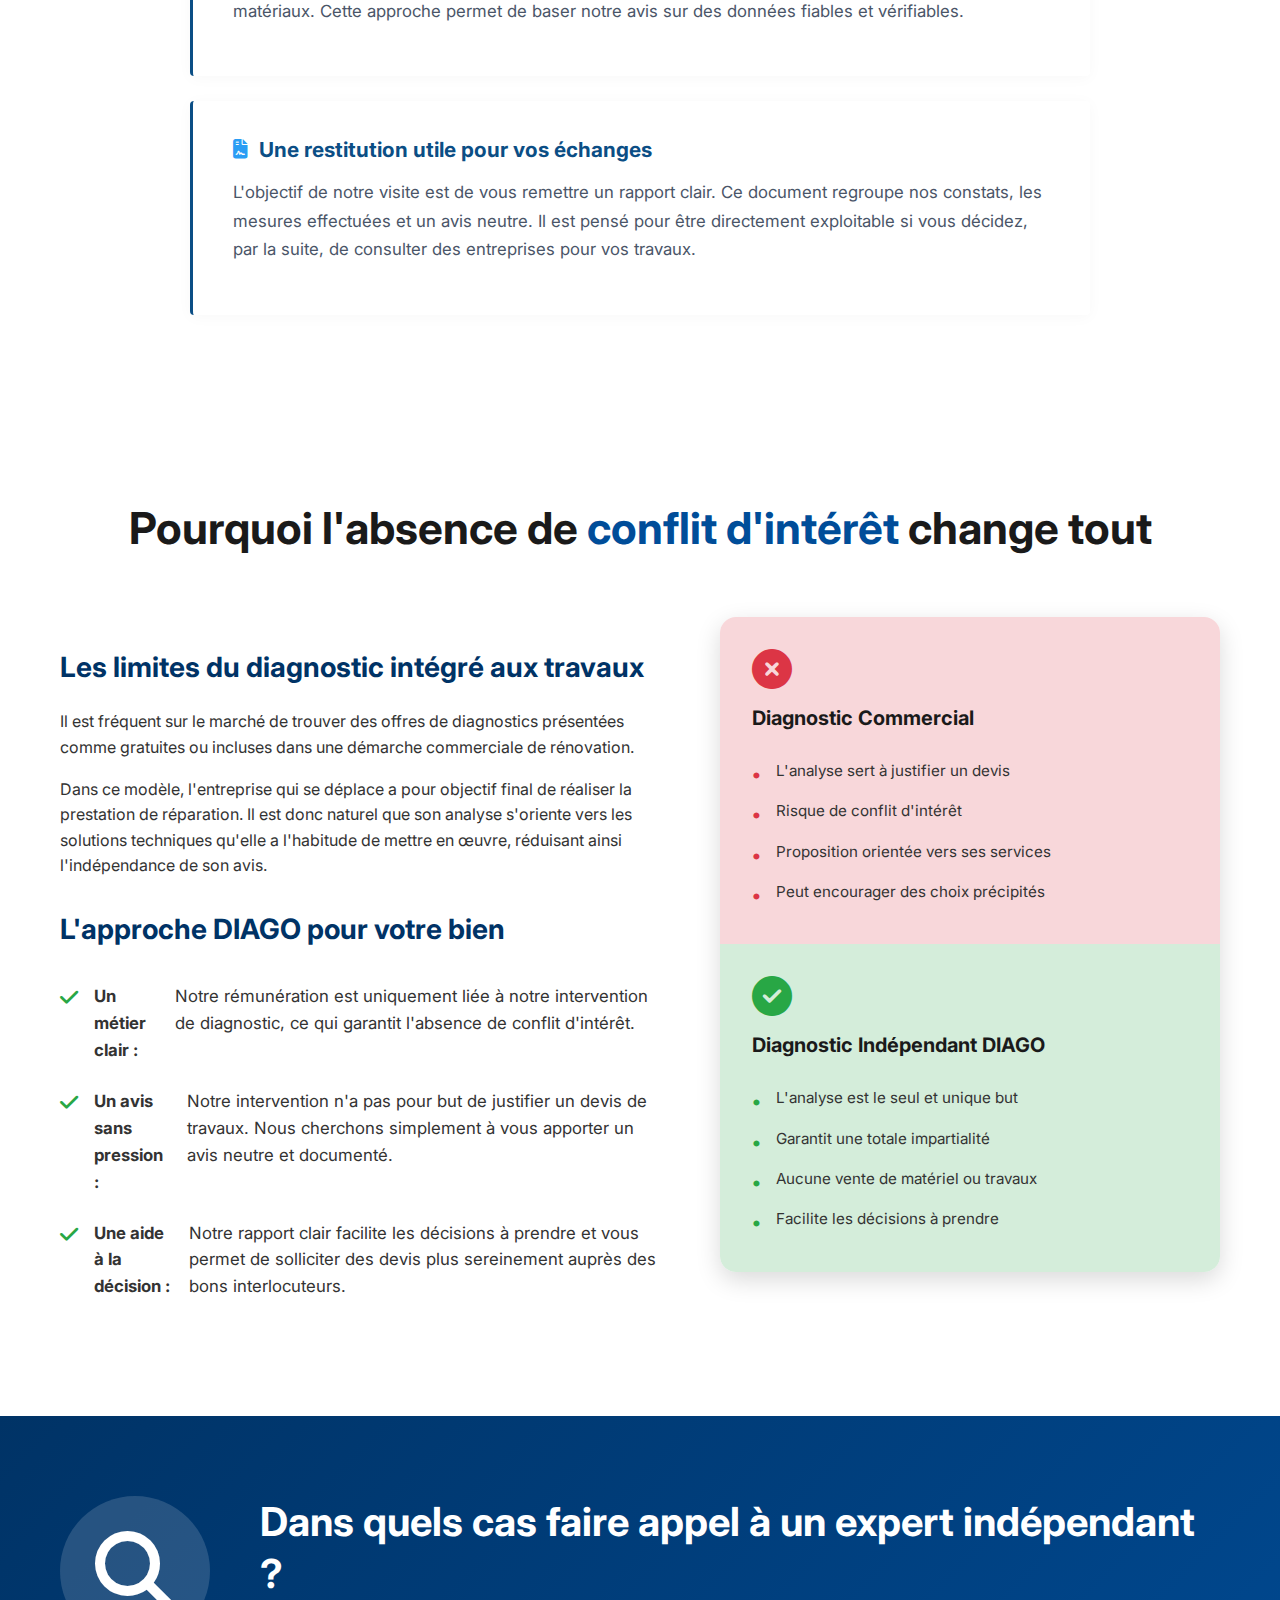
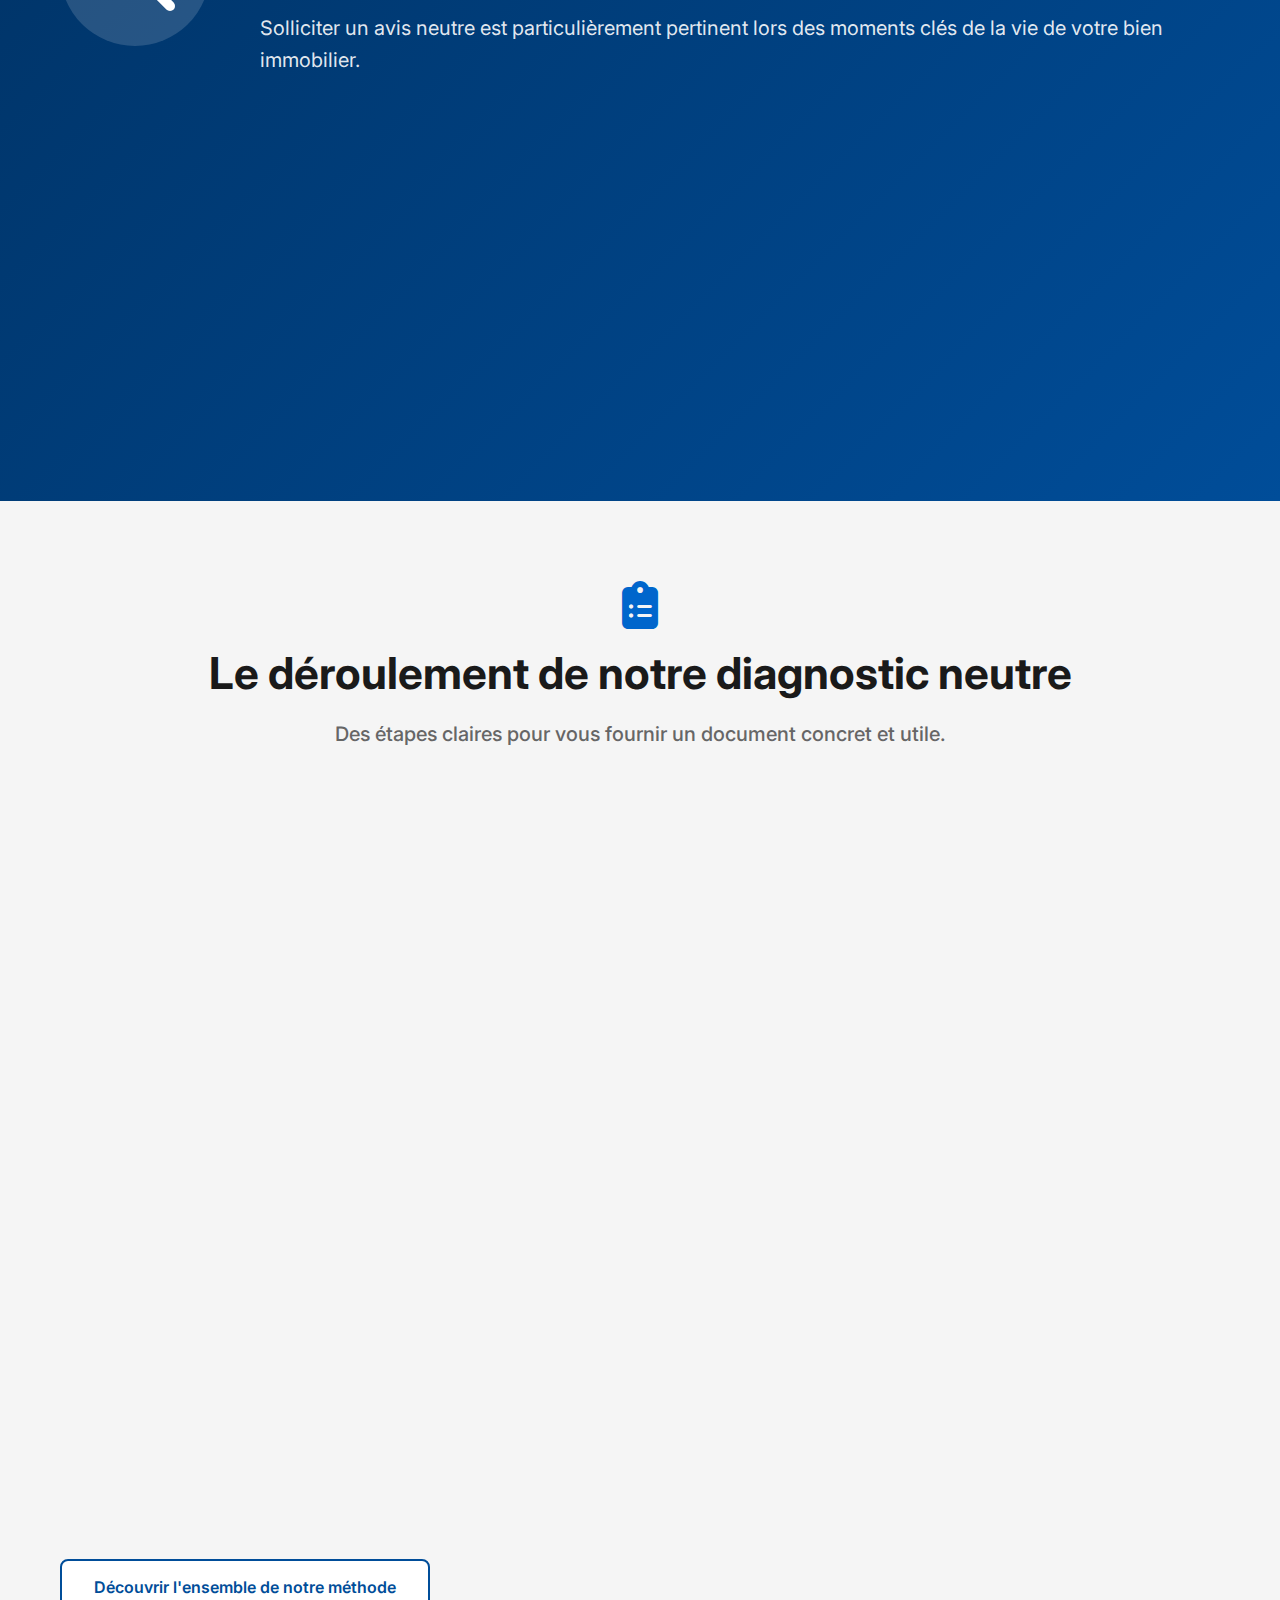
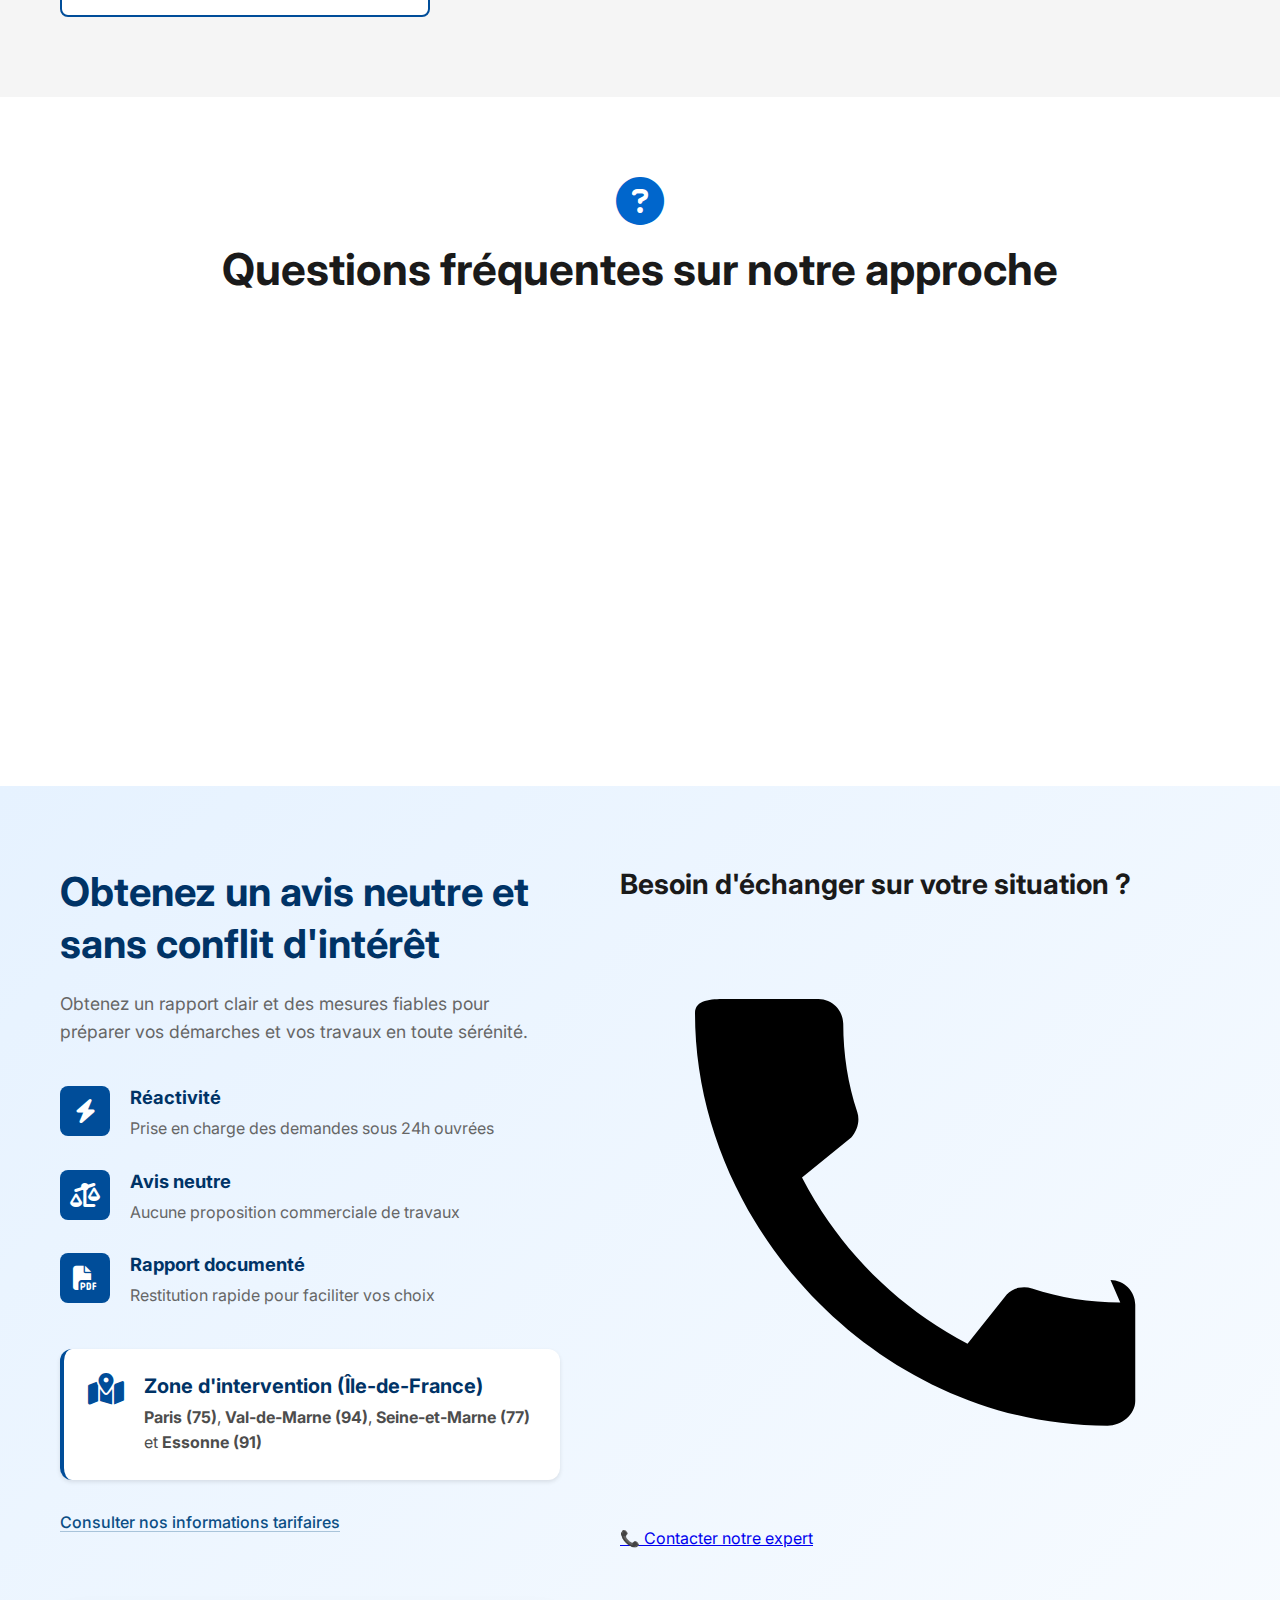
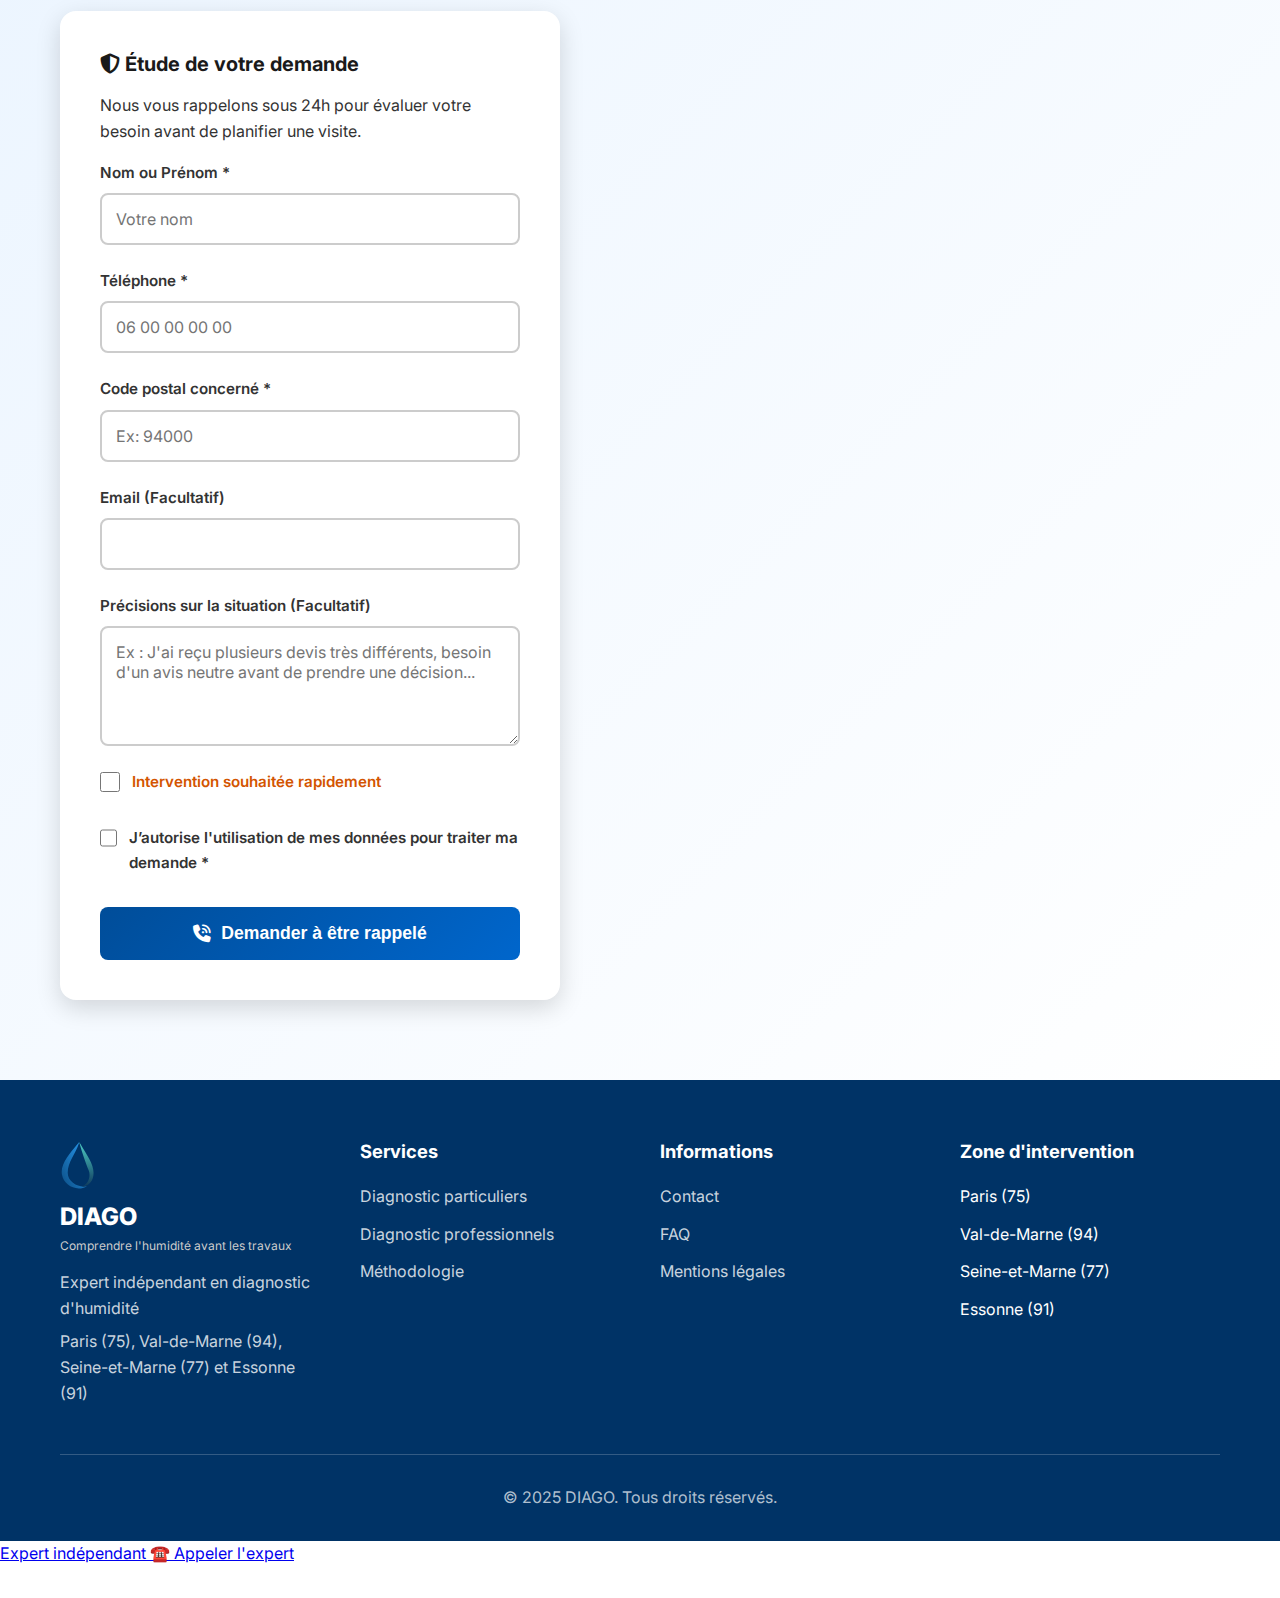
<file: diagnostic-humidite-independant.html>
<!DOCTYPE html>
<html lang="fr-FR">
<head>

<script type="text/javascript">
    (function(c,l,a,r,i,t,y){
        c[a]=c[a]||function(){(c[a].q=c[a].q||[]).push(arguments)};
        t=l.createElement(r);t.async=1;t.src="https://www.clarity.ms/tag/"+i;
        y=l.getElementsByTagName(r)[0];y.parentNode.insertBefore(t,y);
    })(window, document, "clarity", "script", "v8ih3ie254");
</script>

<link rel="icon" type="image/png" href="/favicon.png">

    <!-- Google tag (gtag.js) -->
<script async src="https://www.googletagmanager.com/gtag/js?id=AW-17902488856">
</script>
<script>
  window.dataLayer = window.dataLayer || [];
  function gtag(){dataLayer.push(arguments);}
  gtag('js', new Date());

  gtag('config', 'AW-17902488856');
</script>
    <script>
  window.dataLayer = window.dataLayer || [];
  function gtag(){dataLayer.push(arguments);}

  // 1. Définir le consentement par défaut sur "REFUSÉ" (Important pour Google Ads)
  gtag('consent', 'default', {
    'ad_storage': 'denied',
    'ad_user_data': 'denied',
    'ad_personalization': 'denied',
    'analytics_storage': 'denied',
    'wait_for_update': 500
  });
  
  // 2. Charger le script Google
  gtag('js', new Date());
  gtag('config', 'AW-17902488856');
</script>

<script async src="https://www.googletagmanager.com/gtag/js?id=AW-17902488856"></script>

    <!-- Event snippet for Demande de devis conversion page -->
<script>
function gtag_report_conversion(url) {
  var callback = function () {
    if (typeof(url) != 'undefined') {
      window.location = url;
    }
  };
  gtag('event', 'conversion', {
      'send_to': 'AW-17902488856/LjcRCMzd-OsbEJiaydhC',
      'value': 1.0,
      'currency': 'EUR',
      'event_callback': callback
  });
  return false;
}
</script>

    <meta charset="UTF-8">
    <meta name="viewport" content="width=device-width, initial-scale=1.0">
    
    <!-- SEO Technique & Indexation -->
    <title>Diagnostic humidité indépendant : expertise neutre | DIAGO</title>
    <meta name="description" content="Diagnostic humidité indépendant pour obtenir un avis neutre, des mesures fiables et un rapport clair, sans conflit d’intérêt.">
    <meta name="robots" content="index, follow, max-image-preview:large">
    <link rel="canonical" href="https://www.diago-humidite.fr/diagnostic-humidite-independant.html">
    
    <!-- Optimisation Performance (Preconnect) -->
    <link rel="preconnect" href="https://fonts.googleapis.com">
    <link rel="preconnect" href="https://fonts.gstatic.com" crossorigin>
    <link rel="preconnect" href="https://cdn.jsdelivr.net">

    <!-- Géolocalisation (SEO Local) -->
    <meta name="geo.region" content="FR-IDF">
    <meta name="geo.placename" content="Île-de-France">
    
    <!-- Open Graph / Réseaux Sociaux -->
    <meta property="og:type" content="article">
    <meta property="og:locale" content="fr_FR">
    <meta property="og:site_name" content="DIAGO">
    <meta property="og:title" content="Diagnostic humidité indépendant : expertise neutre | DIAGO">
    <meta property="og:description" content="Diagnostic humidité indépendant pour obtenir un avis neutre, des mesures fiables et un rapport clair, sans conflit d’intérêt.">
    <meta property="og:url" content="https://www.diago-humidite.fr/diagnostic-humidite-independant.html">
    <meta property="og:image" content="https://www.diago-humidite.fr/images/share-image-independant.jpg">

    <!-- Twitter Cards -->
    <meta name="twitter:card" content="summary_large_image">
    <meta name="twitter:title" content="Diagnostic humidité indépendant | Expertise neutre">
    <meta name="twitter:description" content="Obtenez un avis clair et indépendant sur vos problèmes d'humidité. Aucune proposition de travaux, uniquement une analyse de confiance.">

    <!-- Styles -->
    <link rel="stylesheet" href="css/style.css">
    <link href="https://fonts.googleapis.com/css2?family=Inter:wght@300;400;500;600;700;800&display=swap" rel="stylesheet">
    <link rel="stylesheet" href="https://cdn.jsdelivr.net/npm/@fortawesome/fontawesome-free@6.4.0/css/all.min.css">
    <link rel="stylesheet" href="https://fonts.googleapis.com/css2?family=Montserrat:wght@400;700&display=swap">

    <!-- Schema.org (JSON-LD) : Hub Page + Breadcrumb + FAQ -->
    <script type="application/ld+json">
    {
      "@context": "https://schema.org",
      "@graph": [
        {
          "@type": "Service",
          "@id": "https://www.diago-humidite.fr/diagnostic-humidite-independant.html",
          "url": "https://www.diago-humidite.fr/diagnostic-humidite-independant.html",
          "name": "Diagnostic Humidité Indépendant",
          "description": "Diagnostic humidité indépendant pour obtenir un avis neutre, des mesures fiables et un rapport clair, sans conflit d’intérêt ni vente de travaux.",
          "provider": {
            "@type": "ProfessionalService",
            "name": "DIAGO",
            "logo": "https://www.diago-humidite.fr/logo.png",
            "image": "https://www.diago-humidite.fr/images/share-image-independant.jpg",
            "address": {
              "@type": "PostalAddress",
              "addressRegion": "Île-de-France",
              "addressCountry": "FR"
            }
          },
          "areaServed": ["Paris", "Val-de-Marne", "Seine-et-Marne", "Essonne"]
        },
        {
          "@type": "BreadcrumbList",
          "itemListElement": [
            {
              "@type": "ListItem",
              "position": 1,
              "name": "Accueil",
              "item": "https://www.diago-humidite.fr/"
            },
            {
              "@type": "ListItem",
              "position": 2,
              "name": "Expertise Humidité",
              "item": "https://www.diago-humidite.fr/expertise-humidite.html"
            },
            {
              "@type": "ListItem",
              "position": 3,
              "name": "Diagnostic Indépendant",
              "item": "https://www.diago-humidite.fr/diagnostic-humidite-independant.html"
            }
          ]
        },
        {
          "@type": "FAQPage",
          "mainEntity": [
            {
              "@type": "Question",
              "name": "Pourquoi payer un diagnostic alors que certaines entreprises l'offrent gratuitement ?",
              "acceptedAnswer": {
                "@type": "Answer",
                "text": "Les diagnostics gratuits sont généralement une première étape pour vous vendre des travaux souvent très coûteux. En choisissant de payer pour une expertise indépendante, vous avez la certitude d'obtenir un avis neutre, dont le seul but est de vous donner des mesures fiables pour éviter les dépenses inutiles."
              }
            },
            {
              "@type": "Question",
              "name": "Faites-vous les travaux après le diagnostic ?",
              "acceptedAnswer": {
                "@type": "Answer",
                "text": "Non, c'est précisément ce qui garantit notre indépendance. Nous réalisons uniquement l'analyse de votre bien. Vous êtes ensuite totalement libre de choisir les artisans qui vous conviennent pour réaliser les travaux éventuels."
              }
            },
            {
              "@type": "Question",
              "name": "Le rapport m'aide-t-il à choisir mes artisans ?",
              "acceptedAnswer": {
                "@type": "Answer",
                "text": "Oui. Notre rapport clair vous fournit un document utile pour consulter des entreprises de travaux. Les mesures relevées sur place facilitent grandement vos échanges et les décisions à prendre."
              }
            }
          ]
        }
      ]
    }
    </script>
    
    <style>
        /* Styles spécifiques pour le maillage éditorial premium - Version épurée et subtile */
        .editorial-hub-block {
            background: #ffffff;
            border-radius: 4px;
            padding: 35px 40px;
            margin-bottom: 25px;
            border-left: 3px solid #0b4e85;
            box-shadow: 0 2px 15px rgba(0,0,0,0.03);
            transition: transform 0.3s ease, box-shadow 0.3s ease;
        }
        .editorial-hub-block:hover {
            transform: translateY(-2px);
            box-shadow: 0 4px 20px rgba(0,0,0,0.05);
        }
        .editorial-hub-title {
            color: #0b4e85;
            font-size: 1.3rem;
            margin-bottom: 15px;
            display: flex;
            align-items: center;
            font-weight: 700;
        }
        .editorial-hub-title i {
            margin-right: 12px;
            color: #2a9df4;
            font-size: 1.2rem;
        }
        .editorial-hub-text {
            color: #4a5568;
            font-size: 1.05rem;
            line-height: 1.7;
        }
        .premium-link {
            color: #0b4e85;
            font-weight: 500;
            text-decoration: underline;
            text-decoration-color: rgba(11, 78, 133, 0.3);
            text-underline-offset: 3px;
            transition: all 0.2s ease;
        }
        .premium-link:hover {
            color: #2a9df4;
            text-decoration-color: #2a9df4;
        }

        /* Correction pour garder les liens blancs sur fond sombre (blocs avantages) */
        .advantage-item .premium-link {
            color: #ffffff;
            text-decoration-color: rgba(255, 255, 255, 0.4);
        }
        .advantage-item .premium-link:hover {
            color: #4ecdc4; /* Touche de cyan au survol pour rester cohérent avec la charte */
            text-decoration-color: #4ecdc4;
        }
    </style>
</head>
<body>
    <!-- Header Identique -->
    <header class="header">
        <div class="container">
            <div class="header-content"> 
                <a href="index.html" class="logo-link" aria-label="Retour à l'accueil Diago">
                <div class="diago-logo header-logo">
                    <svg class="logo-icon" viewBox="0 0 100 130" xmlns="http://www.w3.org/2000/svg" role="img" aria-label="Logo Diago">
                        <defs>
                            <linearGradient id="gradBlue" x1="0%" y1="100%" x2="100%" y2="0%">
                                <stop offset="0%" style="stop-color:#0b4e85"/>
                                <stop offset="100%" style="stop-color:#2a9df4"/>
                            </linearGradient>

                            <linearGradient id="gradTeal" x1="0%" y1="100%" x2="0%" y2="0%">
                                <stop offset="0%" style="stop-color:#0f3a5d"/>
                                <stop offset="100%" style="stop-color:#4ecdc4"/>
                            </linearGradient>
                        </defs>

                        <path d="M 50 5 C 30 30, 0 60, 5 90 C 10 120, 45 135, 70 120 C 50 125, 20 110, 20 85 C 20 55, 45 30, 50 5 Z"
                              fill="url(#gradBlue)" />

                        <path d="M 50 5 C 70 40, 95 70, 85 100 C 80 115, 65 122, 55 122 C 75 115, 80 95, 75 80 C 65 55, 55 25, 50 5 Z"
                              fill="url(#gradTeal)" />
                    </svg>

                    <div class="logo-text">
                        <span class="brand-name">DIAGO</span>
                        <span class="tagline">Comprendre l'humidité avant les travaux</span>
                    </div>
                </div>
                </a>
                <nav class="nav" role="navigation">
                    <a href="/index.html#prestations">Prestations</a>
                    <a href="/index.html#methode">Méthodologie</a>
                    <a href="#" id="btn-appel-header" class="btn-call header-cta" aria-label="Appeler gratuitement">
                        <svg viewBox="0 0 24 24" aria-hidden="true"><path d="M20.01 15.38c-1.23 0-2.42-.2-3.53-.56a.977.977 0 0 0-1.01.24l-1.57 1.97c-2.83-1.49-5.15-3.8-6.62-6.65l1.97-1.6c.26-.29.35-.69.24-1.02-.37-1.11-.56-2.3-.56-3.53 0-.54-.45-.99-.99-.99H4.19C3.65 3.25 3 3.25 3 3.81c0 8.61 7.43 16.5 16.5 16.5.56 0 1.11-.45 1.11-.99v-3.85c0-.54-.45-.99-.99-.99z"/></svg>
                        <span>Appeler</span>
                    </a>
                    <a href="#contact" class="btn-primary-small">Demander un diagnostic</a>
                </nav>
                <button class="mobile-menu-toggle" aria-label="Ouvrir le menu">
                    <i class="fas fa-bars" aria-hidden="true"></i>
                </button>
            </div> 
        </div>
    </header>

    <!-- Mobile Menu -->
    <div class="mobile-menu">
        <a href="/index.html#prestations">Prestations</a>
        <a href="/index.html#methode">Méthodologie</a>
        <a href="#contact">Contact</a>
    </div>

    <!-- MAIN CONTENT - DIAGNOSTIC HUMIDITE INDEPENDANT -->
    <main>
        
        <!-- Hero Section -->
        <section class="hero">
            <div class="container">
                <div class="hero-content">
                    <div class="hero-text">
                        <h1><span class="highlight">Diagnostic Humidité Indépendant</span> : un avis neutre avant travaux.</h1>
                        <p class="hero-subtitle">Avant d'engager des travaux ou de prendre une décision immobilière, il est essentiel d'obtenir un avis clair. Nous vous fournissons une analyse totalement indépendante, sans aucun lien avec la vente de travaux ou de traitements.</p>
                        <div class="hero-features">
                            <div class="feature-badge">
                                <i class="fas fa-balance-scale" aria-hidden="true"></i>
                                <span>Absence de conflit d'intérêt</span>
                            </div>
                            <div class="feature-badge">
                                <i class="fas fa-search" aria-hidden="true"></i>
                                <span>Mesures professionnelles</span>
                            </div>
                            <div class="feature-badge">
                                <i class="fas fa-file-alt" aria-hidden="true"></i>
                                <span>Rapport clair et détaillé</span>
                            </div>
                        </div>
                        <div class="hero-cta">
                            <a href="#contact" class="btn-primary">Demander un avis indépendant</a>
                            <a href="/methodologie.html" class="btn-secondary">Découvrir notre démarche</a>
                        </div>
                    </div>
                    <div class="hero-image">
                        <div class="hero-card">
                            <i class="fas fa-clipboard-check" aria-hidden="true"></i>
                            <h3>L'engagement DIAGO</h3>
                            <ul>
                                <li><i class="fas fa-search-plus" aria-hidden="true"></i> Obtenir un avis neutre et indépendant</li>
                                <li><i class="fas fa-times-circle" aria-hidden="true"></i> Aucune vente de matériel ou de travaux</li>
                                <li><i class="fas fa-temperature-low" aria-hidden="true"></i> S'appuyer sur des mesures relevées sur place</li>
                                <li><i class="fas fa-shield-alt" aria-hidden="true"></i> Faciliter les décisions à prendre</li>
                            </ul>
                        </div>
                    </div>
                </div>
            </div>
        </section>

        <!-- Intro : L'importance d'un regard totalement neutre -->
        <section class="problem-section" style="background-color: #f8f9fa;">
            <div class="container">
                <div class="section-header">
                    <h2>L'importance d'un regard neutre face à l'humidité</h2>
                </div>
                <div class="problem-content">
                    <div class="problem-text">
                        <p>Lorsque des signes d'humidité apparaissent, la première réaction est souvent de contacter une entreprise de rénovation. Cependant, demander un avis à un professionnel qui réalise lui-même les travaux peut parfois orienter la réponse vers les solutions qu'il commercialise.</p>
                        
                        <div class="alert-box">
                            <i class="fas fa-info-circle" aria-hidden="true"></i>
                            <p><strong>L'erreur à éviter :</strong> Accepter un devis de réparation important sans avoir fait réaliser une étude neutre de la situation au préalable.</p>
                        </div>
                        
                        <p>Faire appel à un <a href="/expert-humidite-independant.html" class="premium-link">expert humidité indépendant</a>, c'est choisir la prudence. Que vous souhaitiez analyser une <a href="/diagnostic-humidite-maison.html" class="premium-link">maison</a> ou faire le point sur un <a href="/diagnostic-humidite-appartement.html" class="premium-link">appartement</a>, notre <strong>diagnostic humidité indépendant</strong> vous permet d'obtenir un avis neutre avant d'agir. Nous n'avons rien à vous vendre à la fin de notre visite : notre seul objectif est de vous apporter un rapport clair et des mesures relevées sur place pour orienter les décisions à prendre.</p>
                    </div>
                    <div class="problem-image">
                        <div class="quote-box" style="margin-top: 0; height: 100%; display: flex; flex-direction: column; justify-content: center;">
                            <i class="fas fa-quote-left" aria-hidden="true" style="font-size: 2rem; color: #0b4e85;"></i>
                            <p style="font-size: 1.1rem; line-height: 1.6; font-weight: 500; margin-top: 15px;">Séparer l'étape du diagnostic de celle des travaux est la meilleure façon de protéger votre budget et d'aborder vos démarches en toute sérénité.</p>
                        </div>
                    </div>
                </div>
            </div>
        </section>

        <!-- Pourquoi choisir un diagnostic humidité indépendant -->
        <section class="trust-section">
            <div class="container">
                <div class="section-header">
                    <h2>Pourquoi choisir un <span class="highlight">diagnostic humidité indépendant</span> ?</h2>
                    <p class="section-subtitle">Un accompagnement neutre pour vous redonner la maîtrise de vos décisions</p>
                </div>
                <div class="trust-grid">
                    <div class="trust-item">
                        <div class="trust-icon">
                            <i class="fas fa-eye" aria-hidden="true"></i>
                        </div>
                        <h4>Comprendre avant d'agir</h4>
                        <p>Plutôt que d'appliquer une solution par défaut, notre méthode s'appuie sur des mesures relevées sur place pour vous apporter un avis neutre avant de prendre la moindre décision.</p>
                    </div>
                    <div class="trust-item">
                        <div class="trust-icon">
                            <i class="fas fa-wallet" aria-hidden="true"></i>
                        </div>
                        <h4>Éviter les travaux inutiles</h4>
                        <p>Un avis indépendant vous aide à éviter des dépenses importantes pour des interventions qui pourraient ne pas correspondre aux véritables besoins de votre logement.</p>
                    </div>
                    <div class="trust-item">
                        <div class="trust-icon">
                            <i class="fas fa-handshake" aria-hidden="true"></i>
                        </div>
                        <h4>Choisir librement vos artisans</h4>
                        <p>Avec notre document en main, vous disposez d'un avis clair avant travaux. Vous pouvez ainsi consulter les entreprises de votre choix en toute connaissance de cause.</p>
                    </div>
                    <div class="trust-item">
                        <div class="trust-icon">
                            <i class="fas fa-file-signature" aria-hidden="true"></i>
                        </div>
                        <h4>Apporter de la crédibilité</h4>
                        <p>Notre rapport clair et détaillé constitue un document utile pour vos échanges avec des tiers, qu'il s'agisse d'un vendeur, d'un syndic ou d'une assurance.</p>
                    </div>
                </div>
            </div>
        </section>

        <!-- Ce que comprend l'intervention -->
        <section class="services-section">
            <div class="container">
                <div class="section-header">
                    <i class="fas fa-microscope" aria-hidden="true"></i>
                    <h2>Ce que comprend notre intervention indépendante</h2>
                    <p class="section-subtitle">Une démarche centrée sur la qualité des relevés et la neutralité de l'analyse.</p>
                </div>
                
                <div class="services-content">
                    <div style="max-width: 900px; margin: 0 auto;">
                        
                        <!-- Bloc Éditorial 1 -->
                        <div class="editorial-hub-block">
                            <h3 class="editorial-hub-title"><i class="fas fa-tachometer-alt" aria-hidden="true"></i>Des mesures professionnelles sur place</h3>
                            <div class="editorial-hub-text">
                                <p>Pour garantir notre impartialité, nous ne nous fions pas uniquement à une observation visuelle. Nous utilisons un matériel professionnel pour effectuer des mesures relevées sur place, dans l'air et sur les matériaux. Cette approche permet de baser notre avis sur des données fiables et vérifiables.</p>
                            </div>
                        </div>

                        <!-- Bloc Éditorial 2 -->
                        <div class="editorial-hub-block">
                            <h3 class="editorial-hub-title"><i class="fas fa-file-contract" aria-hidden="true"></i>Une restitution utile pour vos échanges</h3>
                            <div class="editorial-hub-text">
                                <p>L'objectif de notre visite est de vous remettre un rapport clair. Ce document regroupe nos constats, les mesures effectuées et un avis neutre. Il est pensé pour être directement exploitable si vous décidez, par la suite, de consulter des entreprises pour vos travaux.</p>
                            </div>
                        </div>

                    </div>
                </div>
            </div>
        </section>

        <!-- Indépendance VS Vente (Pourquoi l'absence de conflit d'intérêt change tout) -->
        <section class="problem-section" style="background-color: white;">
            <div class="container">
                <div class="section-header">
                    <h2>Pourquoi l'absence de <span class="highlight">conflit d'intérêt</span> change tout</h2>
                </div>
                <div class="problem-content">
                    <div class="problem-text">
                        <h3>Les limites du diagnostic intégré aux travaux</h3>
                        <p>Il est fréquent sur le marché de trouver des offres de diagnostics présentées comme gratuites ou incluses dans une démarche commerciale de rénovation.</p>
                        
                        <p>Dans ce modèle, l'entreprise qui se déplace a pour objectif final de réaliser la prestation de réparation. Il est donc naturel que son analyse s'oriente vers les solutions techniques qu'elle a l'habitude de mettre en œuvre, réduisant ainsi l'indépendance de son avis.</p>

                        <h3>L'approche DIAGO pour votre bien</h3>
                        <ul class="checkmark-list">
                            <li><i class="fas fa-check" aria-hidden="true"></i> <strong>Un métier clair :</strong> Notre rémunération est uniquement liée à notre intervention de diagnostic, ce qui garantit l'absence de conflit d'intérêt.</li>
                            <li><i class="fas fa-check" aria-hidden="true"></i> <strong>Un avis sans pression :</strong> Notre intervention n'a pas pour but de justifier un devis de travaux. Nous cherchons simplement à vous apporter un avis neutre et documenté.</li>
                            <li><i class="fas fa-check" aria-hidden="true"></i> <strong>Une aide à la décision :</strong> Notre rapport clair facilite les décisions à prendre et vous permet de solliciter des devis plus sereinement auprès des bons interlocuteurs.</li>
                        </ul>
                    </div>
                    <div class="problem-image">
                        <div class="comparison-card">
                            <div class="comparison-item bad">
                                <i class="fas fa-times-circle" aria-hidden="true"></i>
                                <h4>Diagnostic Commercial</h4>
                                <ul>
                                    <li>L'analyse sert à justifier un devis</li>
                                    <li>Risque de conflit d'intérêt</li>
                                    <li>Proposition orientée vers ses services</li>
                                    <li>Peut encourager des choix précipités</li>
                                </ul>
                            </div>
                            <div class="comparison-item good">
                                <i class="fas fa-check-circle" aria-hidden="true"></i>
                                <h4>Diagnostic Indépendant DIAGO</h4>
                                <ul>
                                    <li>L'analyse est le seul et unique but</li>
                                    <li>Garantit une totale impartialité</li>
                                    <li>Aucune vente de matériel ou travaux</li>
                                    <li>Facilite les décisions à prendre</li>
                                </ul>
                            </div>
                        </div>
                    </div>
                </div>
            </div>
        </section>

        <!-- Dans quels cas faire appel à nous -->
        <section class="professional-section" style="background-color: #f1f5f9;">
            <div class="container">
                <div class="professional-content">
                    <div class="professional-icon">
                        <i class="fas fa-search" aria-hidden="true"></i>
                    </div>
                    <div class="professional-text">
                        <h2>Dans quels cas faire appel à un expert indépendant ?</h2>
                        <p class="professional-subtitle">Solliciter un avis neutre est particulièrement pertinent lors des moments clés de la vie de votre bien immobilier.</p>
                        
                        <div class="advantages-grid" style="margin-top: 30px;">
                            <div class="advantage-item">
                                <i class="fas fa-balance-scale" aria-hidden="true"></i>
                                <span><strong>Face à des devis contradictoires :</strong> Si plusieurs artisans vous proposent des travaux très différents, un avis indépendant permet d'y voir clair.</span>
                            </div>
                            <div class="advantage-item">
                                <i class="fas fa-home" aria-hidden="true"></i>
                                <span><strong>Avant une transaction immobilière :</strong> Un <a href="/expertise-humidite.html" class="premium-link">diagnostic technique</a> rassure et clarifie la situation avant la signature d'une vente ou d'un achat.</span>
                            </div>
                            <div class="advantage-item">
                                <i class="fas fa-tools" aria-hidden="true"></i>
                                <span><strong>Avant d'engager des rénovations :</strong> Faire le point sur la situation avec un expert permet de préparer ses travaux sur des bases saines.</span>
                            </div>
                            <div class="advantage-item">
                                <i class="fas fa-exclamation-triangle" aria-hidden="true"></i>
                                <span><strong>En cas de doutes persistants :</strong> Si la situation évolue malgré un nettoyage ou de petites interventions, l'avis neutre d'un professionnel est conseillé.</span>
                            </div>
                        </div>
                    </div>
                </div>
            </div>
        </section>

        <!-- Méthodologie du diagnostic -->
        <section class="methodology-section">
            <div class="container">
                <div class="section-header">
                    <i class="fas fa-clipboard-list" aria-hidden="true"></i>
                    <h2>Le déroulement de notre diagnostic neutre</h2>
                    <p class="section-subtitle">Des étapes claires pour vous fournir un document concret et utile.</p>
                </div>
                <div class="methodology-steps">
                    <div class="step">
                        <div class="step-number">1</div>
                        <div class="step-content">
                            <h3>Échange avec notre expert</h3>
                            <p>Nous faisons le point avec vous pour comprendre les signes rencontrés et l'historique de votre logement.</p>
                        </div>
                        <div class="step-icon">
                            <i class="fas fa-eye" aria-hidden="true"></i>
                        </div>
                    </div>
                    <div class="step">
                        <div class="step-number">2</div>
                        <div class="step-content">
                            <h3>Mesures sur place</h3>
                            <p>Nous utilisons des équipements de précision pour effectuer nos relevés, sans causer de dégâts dans votre intérieur.</p>
                        </div>
                        <div class="step-icon">
                            <i class="fas fa-tachometer-alt" aria-hidden="true"></i>
                        </div>
                    </div>
                    <div class="step">
                        <div class="step-number">3</div>
                        <div class="step-content">
                            <h3>Analyse factuelle</h3>
                            <p>Nous regroupons l'ensemble des mesures relevées sur place pour vous apporter un avis neutre sur la situation.</p>
                        </div>
                        <div class="step-icon">
                            <i class="fas fa-project-diagram" aria-hidden="true"></i>
                        </div>
                    </div>
                    <div class="step">
                        <div class="step-number">4</div>
                        <div class="step-content">
                            <h3>Remise du rapport</h3>
                            <p>Vous recevez un rapport clair, regroupant nos constats et nos recommandations pour faciliter les futures décisions à prendre.</p>
                        </div>
                        <div class="step-icon">
                            <i class="fas fa-file-signature" aria-hidden="true"></i>
                        </div>
                    </div>
                </div>
                <div class="text-center" style="margin-top: 40px;">
                    <a href="/methodologie.html" class="btn-secondary">Découvrir l'ensemble de notre méthode</a>
                </div>
            </div>
        </section>

        <!-- FAQ Spécifique Indépendant -->
        <section id="faq" class="faq-section">
            <div class="container">
                <div class="section-header">
                    <i class="fas fa-question-circle" aria-hidden="true"></i>
                    <h2>Questions fréquentes sur notre approche</h2>
                </div>
                <div class="faq-grid">
                    <div class="faq-item">
                        <div class="faq-question">
                            <i class="fas fa-chevron-right" aria-hidden="true"></i>
                            <h3>Pourquoi payer un diagnostic alors que certaines entreprises l'offrent gratuitement ?</h3>
                        </div>
                        <div class="faq-answer">
                            <p>Les diagnostics gratuits sont généralement une première étape pour vous vendre des travaux souvent très coûteux. En choisissant de payer pour une expertise indépendante, vous avez la certitude d'obtenir un avis neutre, dont le but est d'éviter les dépenses inadaptées.</p>
                        </div>
                    </div>
                    <div class="faq-item">
                        <div class="faq-question">
                            <i class="fas fa-chevron-right" aria-hidden="true"></i>
                            <h3>Faites-vous les travaux après le diagnostic ?</h3>
                        </div>
                        <div class="faq-answer">
                            <p>Non, c'est précisément ce qui garantit notre neutralité. Nous réalisons uniquement l'analyse de votre bien. Vous êtes ensuite totalement libre de choisir les interlocuteurs qui vous conviennent pour agir.</p>
                        </div>
                    </div>
                    <div class="faq-item">
                        <div class="faq-question">
                            <i class="fas fa-chevron-right" aria-hidden="true"></i>
                            <h3>Le rapport m'aide-t-il à choisir mes artisans ?</h3>
                        </div>
                        <div class="faq-answer">
                            <p>Oui. Notre rapport clair vous fournit un document utile pour consulter des entreprises de travaux. Les mesures relevées sur place facilitent grandement vos échanges et les décisions à prendre.</p>
                        </div>
                    </div>
                    <div class="faq-item">
                        <div class="faq-question">
                            <i class="fas fa-chevron-right" aria-hidden="true"></i>
                            <h3>Où intervenez-vous pour vos analyses neutres ?</h3>
                        </div>
                        <div class="faq-answer">
                            <p>Nous intervenons pour accompagner les propriétaires, gestionnaires et locataires en région Île-de-France, pour tout besoin d'avis indépendant.</p>
                        </div>
                    </div>
                </div>
            </div>
        </section>

        <!-- CTA Final (Contact) -->
        <section id="contact" class="contact-section">
            <div class="container">
                <div class="contact-wrapper">
                    <div class="contact-info">
                        <h2>Obtenez un avis neutre et sans conflit d'intérêt</h2>
                        <p>Obtenez un rapport clair et des mesures fiables pour préparer vos démarches et vos travaux en toute sérénité.</p>
                        
                        <div class="contact-features">
                            <div class="contact-feature">
                                <i class="fas fa-bolt" aria-hidden="true"></i>
                                <div>
                                    <h4>Réactivité</h4>
                                    <p>Prise en charge des demandes sous 24h ouvrées</p>
                                </div>
                            </div>
                            <div class="contact-feature">
                                <i class="fas fa-balance-scale-left" aria-hidden="true"></i>
                                <div>
                                    <h4>Avis neutre</h4>
                                    <p>Aucune proposition commerciale de travaux</p>
                                </div>
                            </div>
                            <div class="contact-feature">
                                <i class="fas fa-file-pdf" aria-hidden="true"></i>
                                <div>
                                    <h4>Rapport documenté</h4>
                                    <p>Restitution rapide pour faciliter vos choix</p>
                                </div>
                            </div>
                        </div>

                        <div class="contact-zone">
                            <i class="fas fa-map-marked-alt" aria-hidden="true"></i>
                            <div>
                                <h4>Zone d'intervention (Île-de-France)</h4>
                                <p> <strong>Paris (75)</strong>, <strong>Val-de-Marne (94)</strong>, <strong>Seine-et-Marne (77)</strong> et <strong>Essonne (91)</strong></p>
                            </div>
                        </div>
                        
                        <div style="margin-top: 30px;">
                             <a href="/prestations.html" class="premium-link">Consulter nos informations tarifaires</a>
                        </div>
                    </div>

                    <div class="pre-form-cta-container">
                        <h3>Besoin d'échanger sur votre situation ?</h3>
                        <a href="#" id="btn-appel-bas" class="btn-call form-cta-big">
                            <svg viewBox="0 0 24 24" aria-hidden="true"><path d="M20.01 15.38c-1.23 0-2.42-.2-3.53-.56a.977.977 0 0 0-1.01.24l-1.57 1.97c-2.83-1.49-5.15-3.8-6.62-6.65l1.97-1.6c.26-.29.35-.69.24-1.02-.37-1.11-.56-2.3-.56-3.53 0-.54-.45-.99-.99-.99H4.19C3.65 3.25 3 3.25 3 3.81c0 8.61 7.43 16.5 16.5 16.5.56 0 1.11-.45 1.11-.99v-3.85c0-.54-.45-.99-.99-.99z"/></svg>
                            📞 Contacter notre expert
                        </a>
                    </div>

                 <div class="contact-form-wrapper">
                    <div class="reassurance-header">
                        <h4><i class="fas fa-shield-alt"></i> Étude de votre demande</h4>
                        <p>Nous vous rappelons sous 24h pour évaluer votre besoin avant de planifier une visite.</p>
                    </div>

                    <form id="contactForm" class="contact-form">
                        <input type="hidden" id="profile" name="profile" value="Demande Diagnostic Indépendant">
                        <input type="hidden" id="nom" name="nom" value="">
                        <input type="hidden" id="ville" name="ville" value="">

                        <div class="form-group">
                            <label for="prenom">Nom ou Prénom *</label>
                            <input type="text" id="prenom" name="prenom" required autocomplete="given-name" placeholder="Votre nom">
                        </div>

                        <div class="form-group">
                            <label for="telephone">Téléphone *</label>
                            <input type="tel" id="telephone" name="telephone" required autocomplete="tel" placeholder="06 00 00 00 00">
                        </div>

                        <div class="form-group">
                            <label for="codePostal">Code postal concerné *</label>
                            <input type="text" id="codePostal" name="codePostal" pattern="[0-9]{5}" placeholder="Ex: 94000" required autocomplete="postal-code">
                        </div>

                        <div class="form-group">
                            <label for="email">Email (Facultatif)</label>
                            <input type="email" id="email" name="email" autocomplete="email">
                        </div>

                        <div class="form-group">
                            <label for="message">Précisions sur la situation (Facultatif)</label>
                            <textarea id="message" name="message" rows="3" placeholder="Ex : J'ai reçu plusieurs devis très différents, besoin d'un avis neutre avant de prendre une décision..."></textarea>
                        </div>

                        <div class="form-group checkbox-group bg-highlight">
                            <label class="checkbox-label">
                                <input type="checkbox" id="urgence" name="urgence">
                                <span style="font-weight: 600; color: #d35400;">Intervention souhaitée rapidement</span>
                            </label>
                        </div>

                        <div class="form-group checkbox-group">
                            <label class="checkbox-label">
                                <input type="checkbox" id="rgpd" name="rgpd" required>
                                <span>J’autorise l'utilisation de mes données pour traiter ma demande *</span>
                            </label>
                        </div>

                        <button type="submit" class="btn-submit btn-expert">
                            <i class="fas fa-phone-volume" aria-hidden="true"></i>
                            Demander à être rappelé
                        </button>

                        <div id="formMessage" class="form-message"></div>
                    </form>
                </div>
                </div>
            </div>
        </section>

    </main>

    <!-- Footer Identique -->
    <footer class="footer">
        <div class="container">
            <div class="footer-content">
               <div class="footer-section">
    <div class="diago-logo" style="margin-bottom: 15px;">
        <svg class="logo-icon" viewBox="0 0 100 130" xmlns="http://www.w3.org/2000/svg" style="height: 50px; width: auto;">
            <defs>
                <linearGradient id="gradBlueFooter" x1="0%" y1="100%" x2="100%" y2="0%">
                    <stop offset="0%" style="stop-color:#0b4e85"/>
                    <stop offset="100%" style="stop-color:#2a9df4"/>
                </linearGradient>

                <linearGradient id="gradTealFooter" x1="0%" y1="100%" x2="0%" y2="0%">
                    <stop offset="0%" style="stop-color:#0f3a5d"/>
                    <stop offset="100%" style="stop-color:#4ecdc4"/>
                </linearGradient>
            </defs>

            <path d="M 50 5 C 30 30, 0 60, 5 90 C 10 120, 45 135, 70 120 C 50 125, 20 110, 20 85 C 20 55, 45 30, 50 5 Z"
                  fill="url(#gradBlueFooter)" />

            <path d="M 50 5 C 70 40, 95 70, 85 100 C 80 115, 65 122, 55 122 C 75 115, 80 95, 75 80 C 65 55, 55 25, 50 5 Z"
                  fill="url(#gradTealFooter)" />
        </svg>

        <div class="logo-text">
            <span class="brand-name" style="font-size: 1.5rem; display: block; font-weight: 800; color: white;">DIAGO</span>
            <span class="tagline" style="font-size: 0.75rem; display: block; color: #ccc;">Comprendre l'humidité avant les travaux</span>
        </div>
    </div>
    
    <p>Expert indépendant en diagnostic d'humidité</p>
    <p>Paris (75), Val-de-Marne (94), Seine-et-Marne (77) et Essonne (91)</p>
</div>
                <div class="footer-section">
                    <h4>Services</h4>
                    <ul>
                        <li><a href="/index.html#prestations">Diagnostic particuliers</a></li>
                        <li><a href="/index.html#prestations">Diagnostic professionnels</a></li>
                        <li><a href="/index.html#methode">Méthodologie</a></li>
                    </ul>
                </div>
                <div class="footer-section">
                    <h4>Informations</h4>
                    <ul>
                        <li><a href="#contact">Contact</a></li>
                        <li><a href="#faq">FAQ</a></li>
                        <li><a href="/mentions-legales.html">Mentions légales</a></li>
                    </ul>
                </div>              
                <div class="footer-section">
                    <h4>Zone d'intervention</h4>
                    <ul>
                        <li>Paris (75)</li>
                        <li>Val-de-Marne (94)</li>
                        <li>Seine-et-Marne (77)</li>
                        <li>Essonne (91)</li>
                    </ul>
                </div>
            </div>
            <div class="footer-bottom">
                <p>&copy; 2025 DIAGO. Tous droits réservés.</p>
            </div>
        </div>
    </footer>

    <!-- Scripts fonctionnels -->
    <script src="js/main.js"></script>

    <!-- Bouton Sticky Mobile -->
    <div id="sticky-cta-mobile" class="sticky-mobile-wrapper">
        <a href="#" id="btn-appel-mobile">
            <div class="sticky-btn-content">
                <div class="sticky-text">
                    <span class="sticky-label">Expert indépendant</span>
                    <span class="sticky-sub">☎️ Appeler l'expert</span>
                </div>
                <div class="sticky-call-action">
                    <svg viewBox="0 0 24 24" width="24" height="24" fill="white"><path d="M20.01 15.38c-1.23 0-2.42-.2-3.53-.56a.977.977 0 0 0-1.01.24l-1.57 1.97c-2.83-1.49-5.15-3.8-6.62-6.65l1.97-1.6c.26-.29.35-.69.24-1.02-.37-1.11-.56-2.3-.56-3.53 0-.54-.45-.99-.99-.99H4.19C3.65 3.25 3 3.25 3 3.81c0 8.61 7.43 16.5 16.5 16.5.56 0 1.11-.45 1.11-.99v-3.85c0-.54-.45-.99-.99-.99z"/></svg>
                </div>
            </div>
        </a>
    </div>
                            
    <script>
        document.addEventListener('DOMContentLoaded', function() {
            const stickyBtn = document.getElementById('sticky-cta-mobile');
            function handleScroll() {
                if (window.scrollY > 150) {
                    if(stickyBtn) stickyBtn.classList.add('is-visible');
                } else {
                    if(stickyBtn) stickyBtn.classList.remove('is-visible');
                }
            }

            let ticking = false;
            window.addEventListener('scroll', function() {
                if (!ticking) {
                    window.requestAnimationFrame(function() {
                        handleScroll();
                        ticking = false;
                    });
                    ticking = true;
                }
            });
            handleScroll();
        });
    </script>
    
<script>
document.addEventListener('DOMContentLoaded', function() {
    const part1 = "06"; 
    const part2 = "82"; 
    const part3 = "53"; 
    const part4 = "39"; 
    const part5 = "50";
    
    const numeroComplet = part1 + part2 + part3 + part4 + part5;

    function lancerAppel(e) {
        e.preventDefault();
        window.location.href = 'tel:' + numeroComplet;
    }

    const btnHeader = document.getElementById('btn-appel-header');
    if(btnHeader) btnHeader.addEventListener('click', lancerAppel);

    const btnBas = document.getElementById('btn-appel-bas');
    if(btnBas) btnBas.addEventListener('click', lancerAppel);

    const btnMobile = document.getElementById('btn-appel-mobile');
    if(btnMobile) btnMobile.addEventListener('click', lancerAppel);
});
</script>

    <style>
  #cookie-banner {
    position: fixed;
    bottom: 0;
    left: 0;
    width: 100%;
    background-color: #2c3e50;
    color: #ffffff;
    padding: 15px 20px;
    display: flex;
    flex-direction: column;
    align-items: center;
    justify-content: center;
    box-shadow: 0 -2px 10px rgba(0,0,0,0.2);
    z-index: 9999;
    font-family: Arial, sans-serif;
    font-size: 14px;
    display: none;
  }
  
  @media (min-width: 768px) {
    #cookie-banner {
      flex-direction: row;
      justify-content: space-between;
      padding: 15px 50px;
    }
  }

  .cookie-buttons {
    margin-top: 10px;
    display: flex;
    gap: 10px;
  }
  
  @media (min-width: 768px) {
    .cookie-buttons { margin-top: 0; }
  }

  .btn-cookie {
    padding: 8px 16px;
    border: none;
    border-radius: 4px;
    cursor: pointer;
    font-weight: bold;
  }
  
  #btn-accept { background-color: #27ae60; color: white; }
  #btn-deny { background-color: #7f8c8d; color: white; }
</style>

<div id="cookie-banner">
  <div>
    Nous utilisons des cookies pour mesurer l'efficacité de nos campagnes publicitaires.
    <a href="/mentions-legales.html" style="color: #bdc3c7; text-decoration: underline;">En savoir plus</a>.
  </div>
  <div class="cookie-buttons">
    <button id="btn-deny" class="btn-cookie">Refuser</button>
    <button id="btn-accept" class="btn-cookie">Accepter</button>
  </div>
</div>

<script>
  (function() {
    var banner = document.getElementById('cookie-banner');
    var consent = localStorage.getItem('cookie_consent');

    if (!consent) {
      banner.style.display = 'flex';
    }

    document.getElementById('btn-accept').addEventListener('click', function() {
      gtag('consent', 'update', {
        'ad_storage': 'granted',
        'ad_user_data': 'granted',
        'ad_personalization': 'granted',
        'analytics_storage': 'granted'
      });
      localStorage.setItem('cookie_consent', 'granted');
      banner.style.display = 'none';
    });

    document.getElementById('btn-deny').addEventListener('click', function() {
      localStorage.setItem('cookie_consent', 'denied');
      banner.style.display = 'none';
    });
  })();
</script>
    
</body>

</html>
</file>
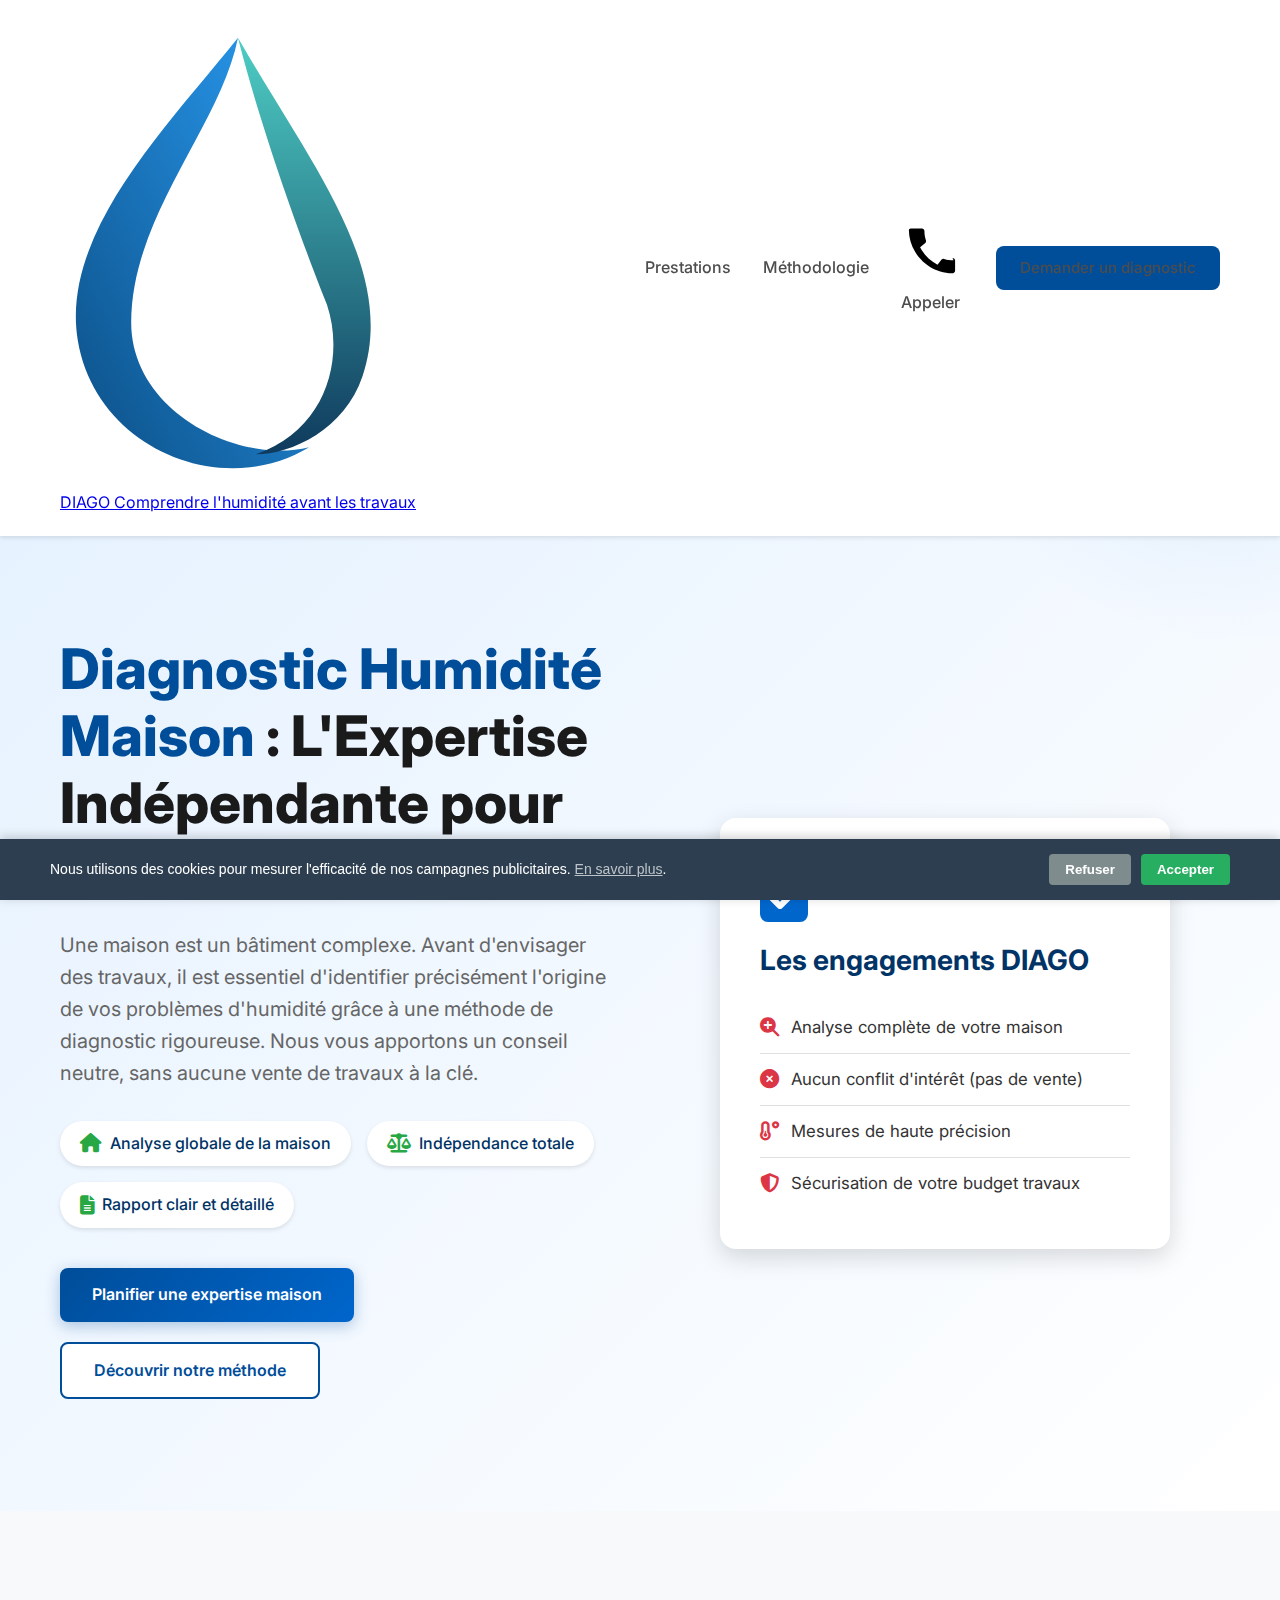
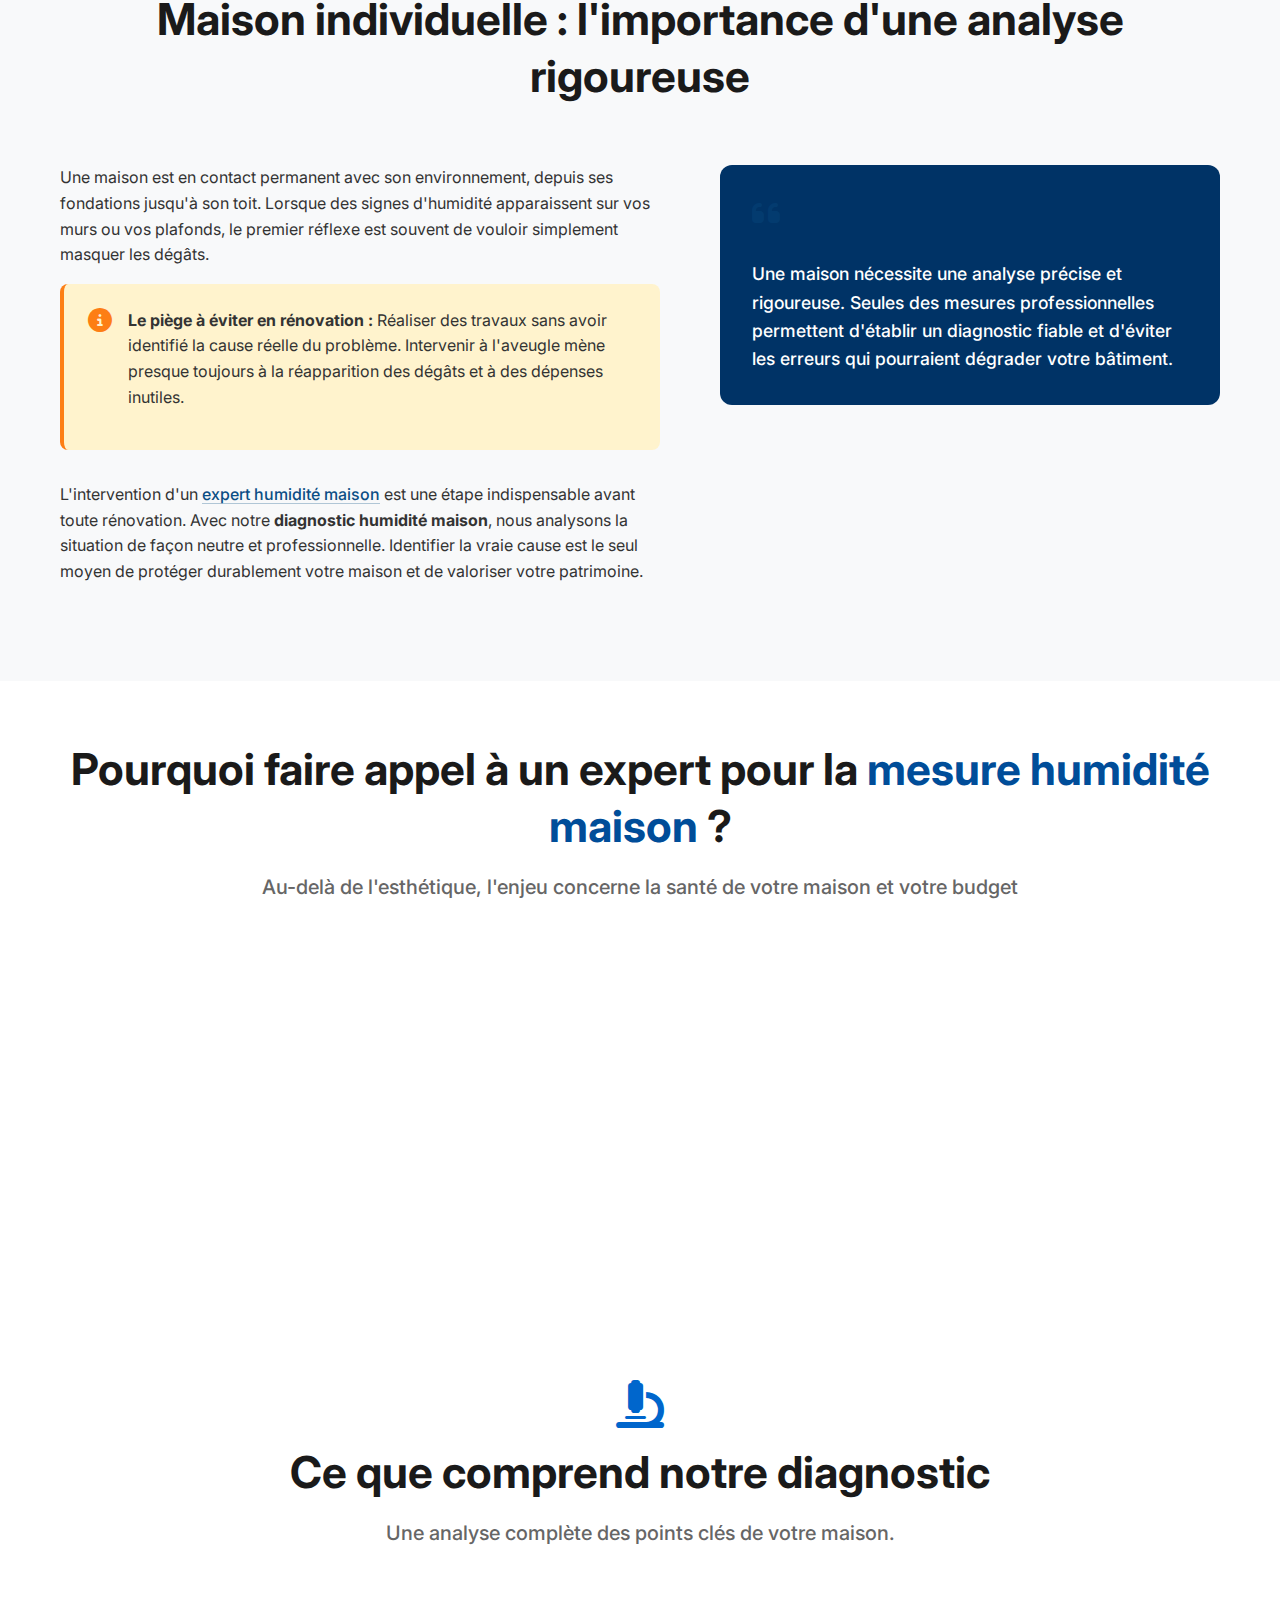
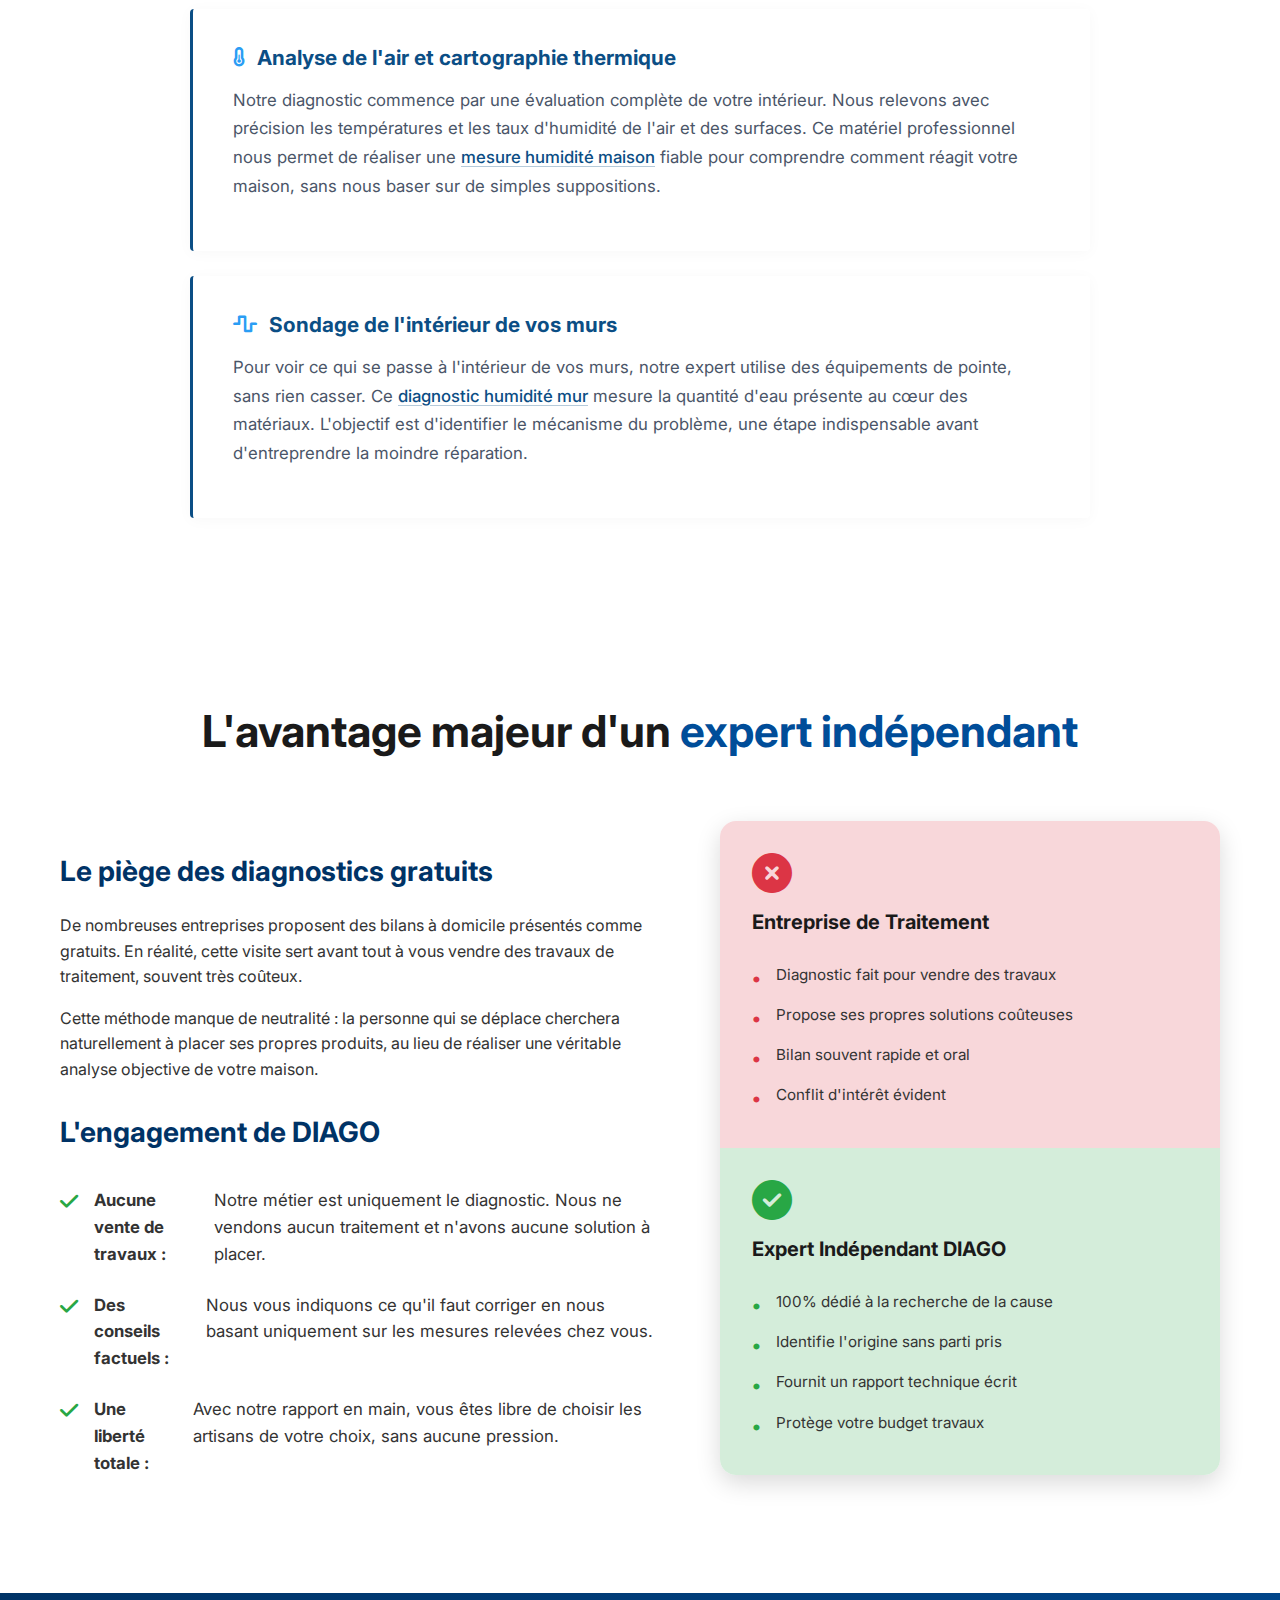
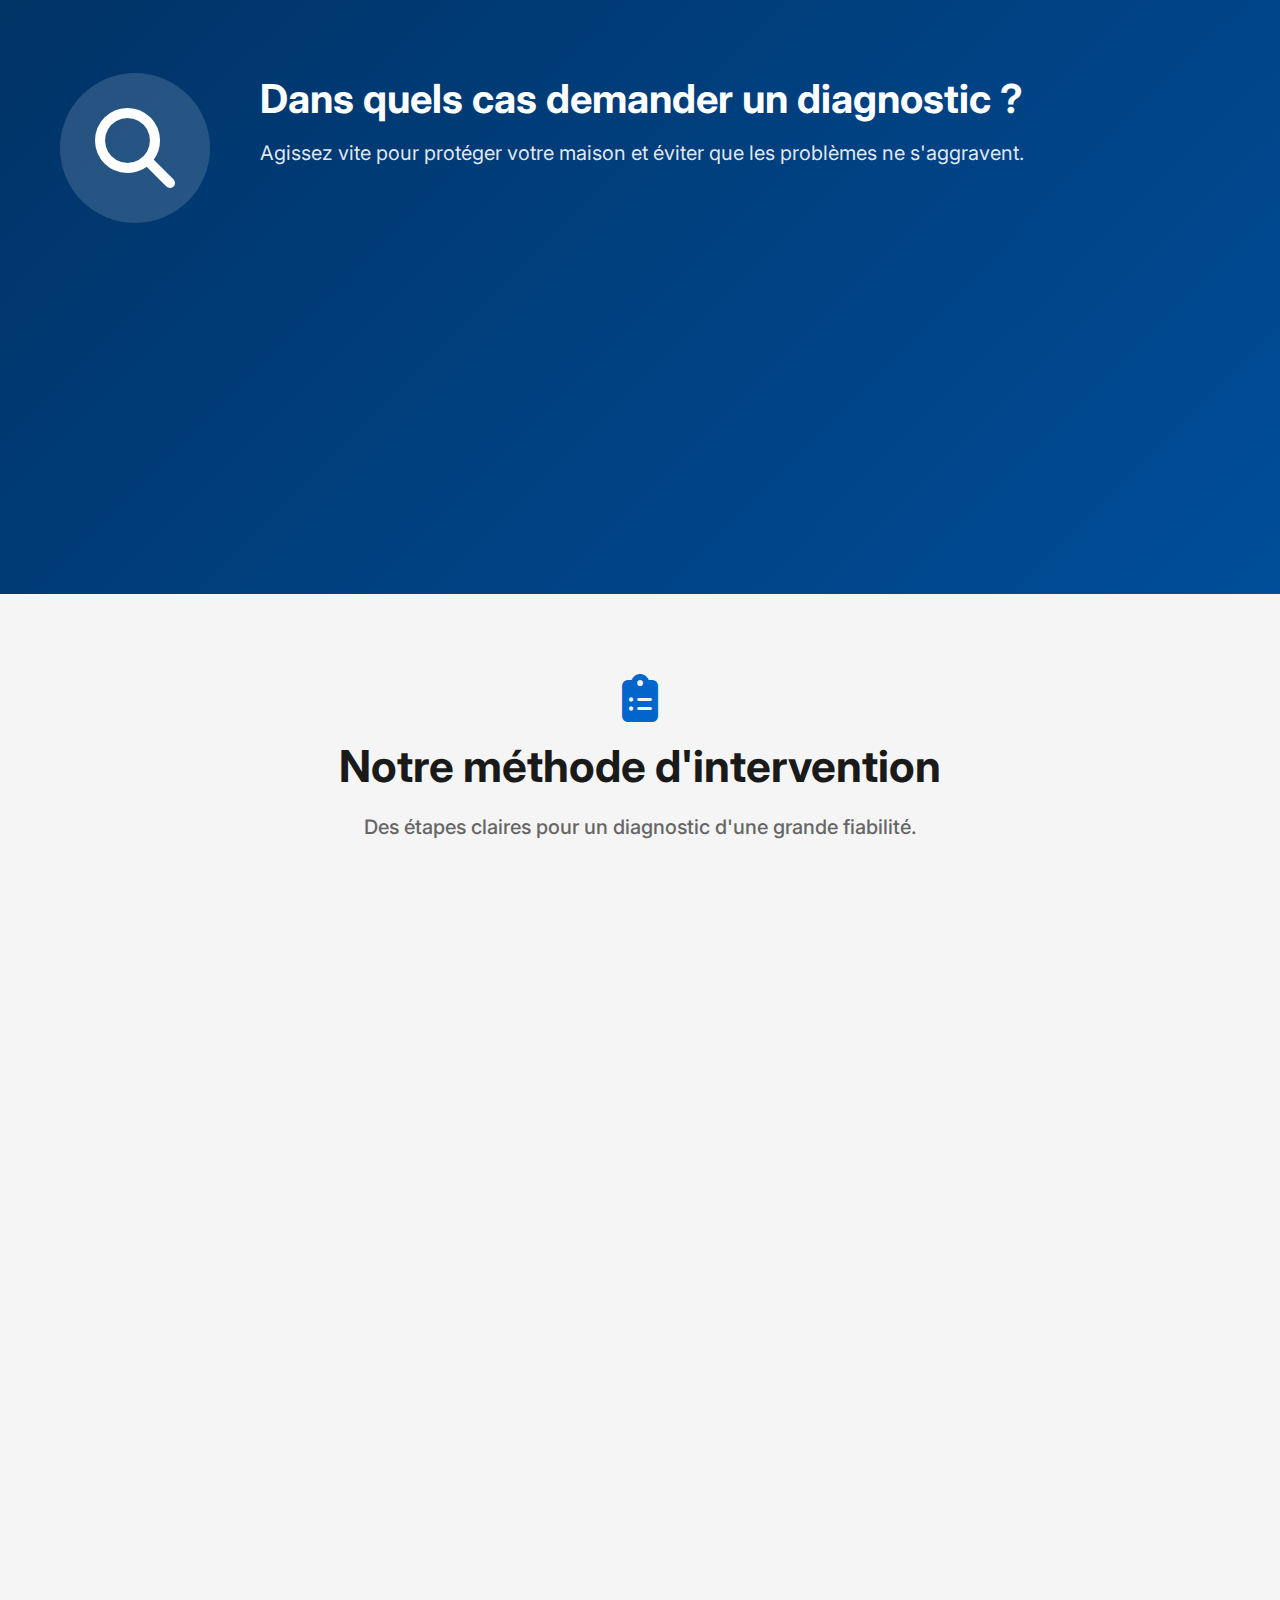
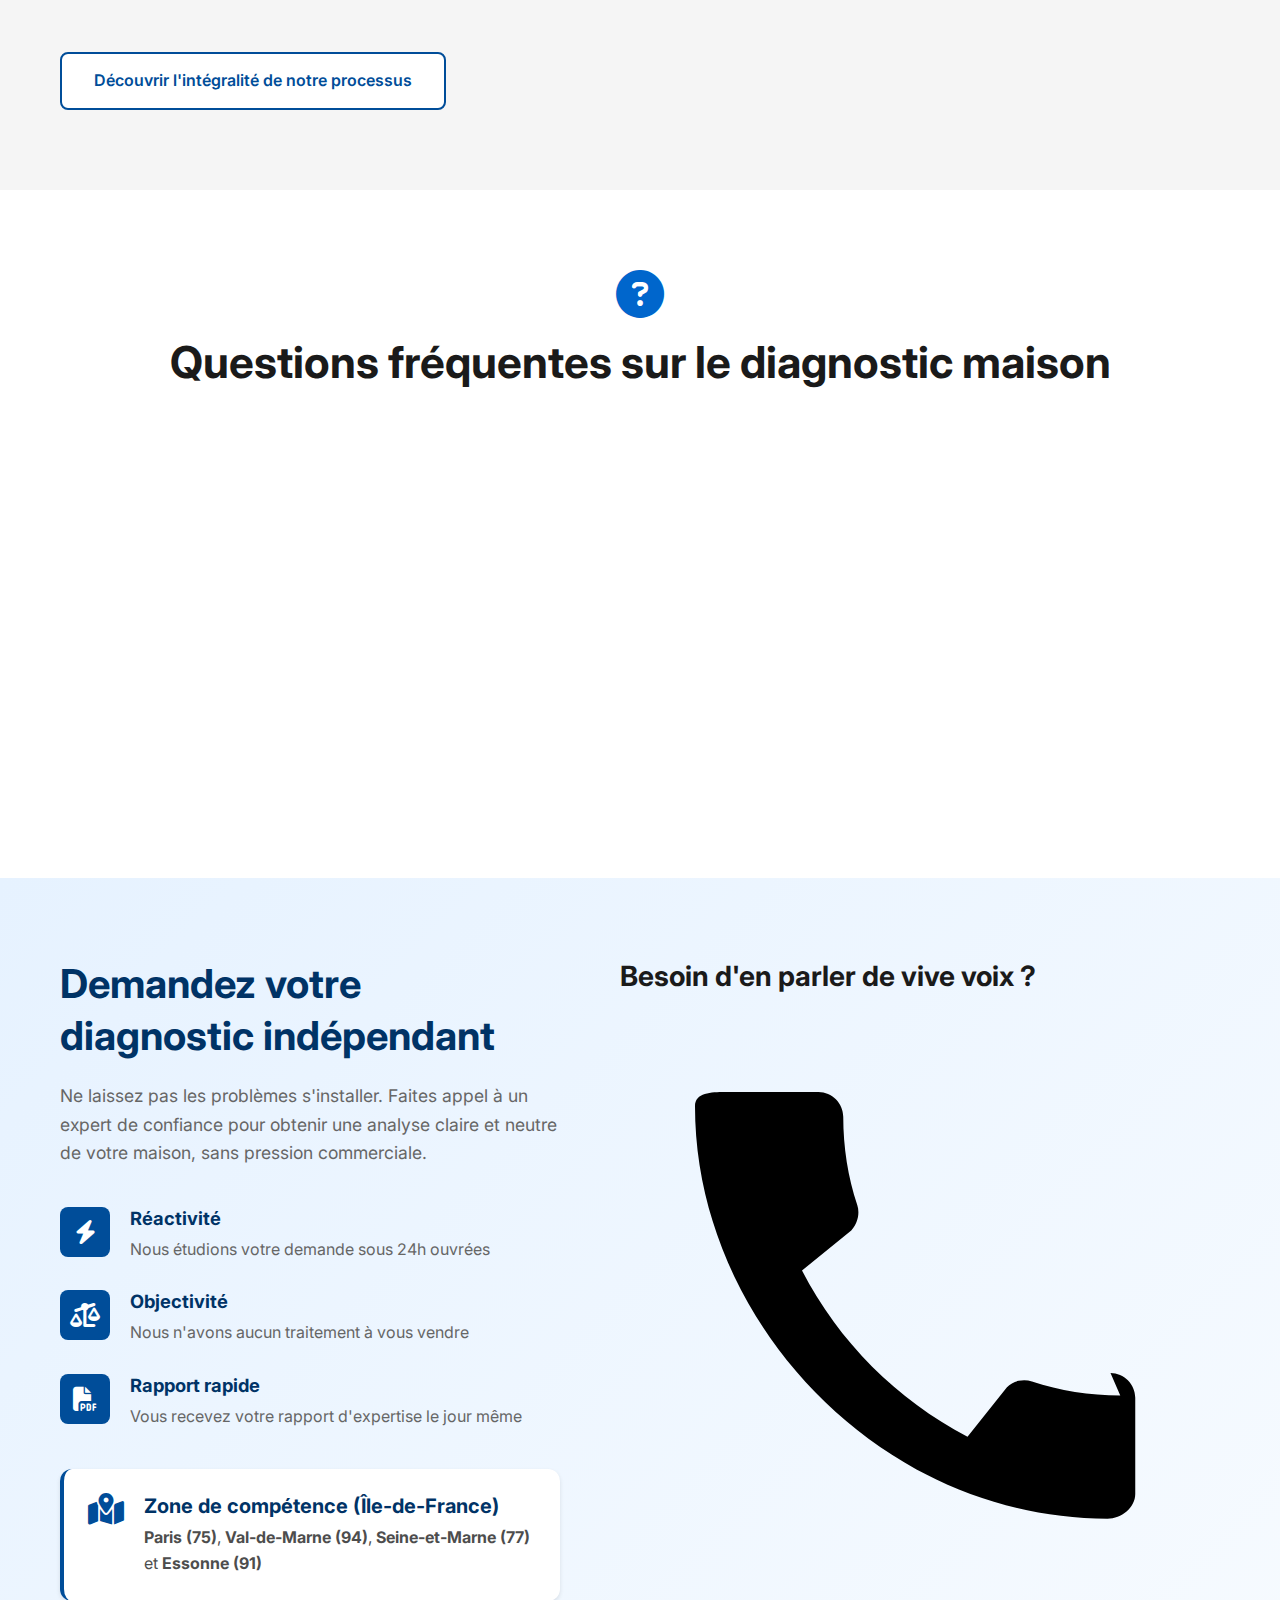
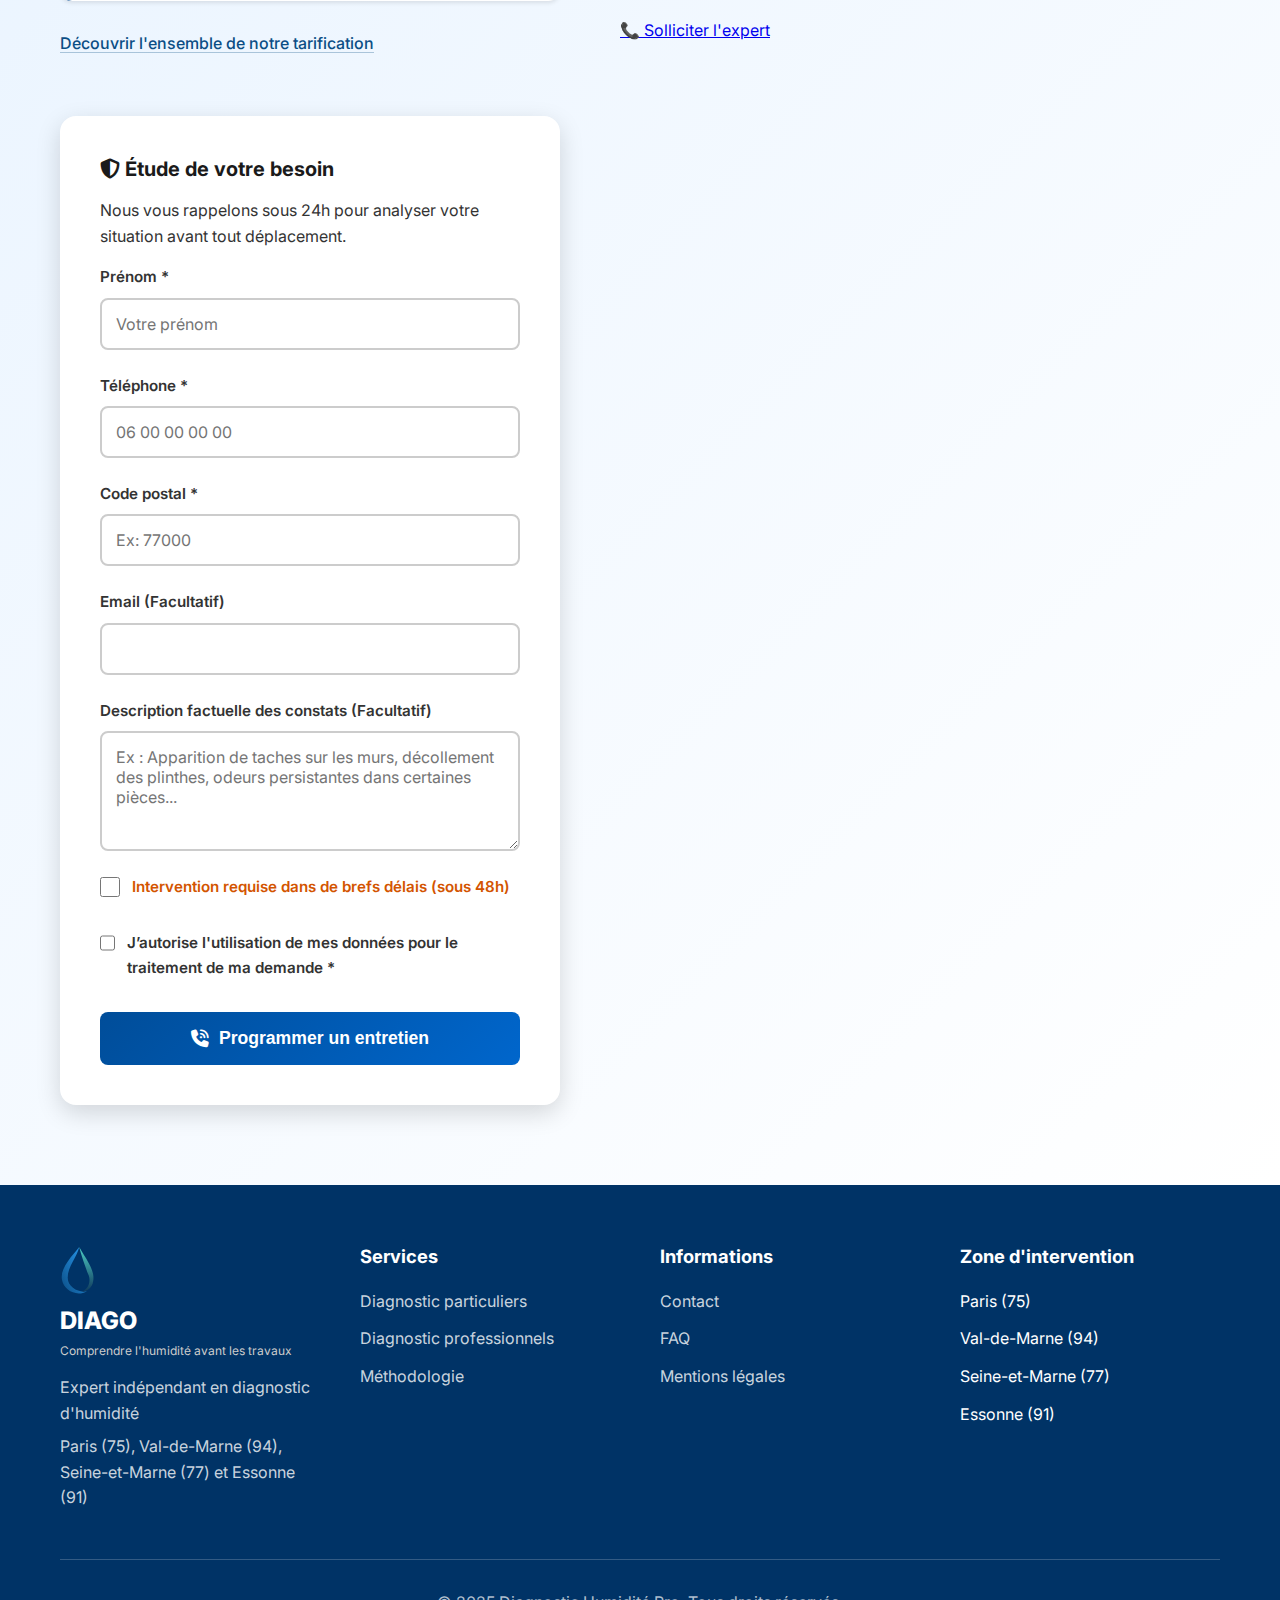
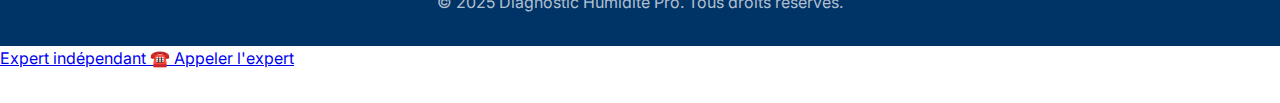
<file: diagnostic-humidite-maison.html>
<!DOCTYPE html>
<html lang="fr-FR">
<head>

<script type="text/javascript">
    (function(c,l,a,r,i,t,y){
        c[a]=c[a]||function(){(c[a].q=c[a].q||[]).push(arguments)};
        t=l.createElement(r);t.async=1;t.src="https://www.clarity.ms/tag/"+i;
        y=l.getElementsByTagName(r)[0];y.parentNode.insertBefore(t,y);
    })(window, document, "clarity", "script", "v8ih3ie254");
</script>

<link rel="icon" type="image/png" href="/favicon.png">

    <!-- Google tag (gtag.js) -->
<script async src="https://www.googletagmanager.com/gtag/js?id=AW-17902488856">
</script>
<script>
  window.dataLayer = window.dataLayer || [];
  function gtag(){dataLayer.push(arguments);}
  gtag('js', new Date());

  gtag('config', 'AW-17902488856');
</script>
    <script>
  window.dataLayer = window.dataLayer || [];
  function gtag(){dataLayer.push(arguments);}

  // 1. Définir le consentement par défaut sur "REFUSÉ" (Important pour Google Ads)
  gtag('consent', 'default', {
    'ad_storage': 'denied',
    'ad_user_data': 'denied',
    'ad_personalization': 'denied',
    'analytics_storage': 'denied',
    'wait_for_update': 500
  });
  
  // 2. Charger le script Google
  gtag('js', new Date());
  gtag('config', 'AW-17902488856');
</script>

<script async src="https://www.googletagmanager.com/gtag/js?id=AW-17902488856"></script>

    <!-- Event snippet for Demande de devis conversion page -->
<script>
function gtag_report_conversion(url) {
  var callback = function () {
    if (typeof(url) != 'undefined') {
      window.location = url;
    }
  };
  gtag('event', 'conversion', {
      'send_to': 'AW-17902488856/LjcRCMzd-OsbEJiaydhC',
      'value': 1.0,
      'currency': 'EUR',
      'event_callback': callback
  });
  return false;
}
</script>

    <meta charset="UTF-8">
    <meta name="viewport" content="width=device-width, initial-scale=1.0">
    
    <!-- SEO Technique & Indexation -->
    <title>Diagnostic humidité maison | Expertise indépendante | DIAGO</title>
    <meta name="description" content="Diagnostic humidité maison indépendant : identifiez précisément l’origine d’un désordre avant travaux grâce à une expertise neutre et méthodique.">
    <meta name="robots" content="index, follow, max-image-preview:large">
    <link rel="canonical" href="https://www.diago-humidite.fr/diagnostic-humidite-maison.html">
    
    <!-- Optimisation Performance (Preconnect) -->
    <link rel="preconnect" href="https://fonts.googleapis.com">
    <link rel="preconnect" href="https://fonts.gstatic.com" crossorigin>
    <link rel="preconnect" href="https://cdn.jsdelivr.net">

    <!-- Géolocalisation (SEO Local) -->
    <meta name="geo.region" content="FR-IDF">
    <meta name="geo.placename" content="Île-de-France">
    
    <!-- Open Graph / Réseaux Sociaux -->
    <meta property="og:type" content="article">
    <meta property="og:locale" content="fr_FR">
    <meta property="og:site_name" content="DIAGO">
    <meta property="og:title" content="Diagnostic humidité maison | Expertise indépendante | DIAGO">
    <meta property="og:description" content="Diagnostic humidité maison indépendant : identifiez précisément l’origine d’un désordre avant travaux grâce à une expertise neutre et méthodique.">
    <meta property="og:url" content="https://www.diago-humidite.fr/diagnostic-humidite-maison.html">
    <meta property="og:image" content="https://www.diago-humidite.fr/images/share-image-maison.jpg">

    <!-- Twitter Cards -->
    <meta name="twitter:card" content="summary_large_image">
    <meta name="twitter:title" content="Diagnostic humidité maison | Expertise indépendante">
    <meta name="twitter:description" content="Diagnostic technique pour maisons individuelles. Rapport indépendant et neutre, aucune vente de travaux.">

    <!-- Styles -->
    <link rel="stylesheet" href="css/style.css">
    <link href="https://fonts.googleapis.com/css2?family=Inter:wght@300;400;500;600;700;800&display=swap" rel="stylesheet">
    <link rel="stylesheet" href="https://cdn.jsdelivr.net/npm/@fortawesome/fontawesome-free@6.4.0/css/all.min.css">
    <link rel="stylesheet" href="https://fonts.googleapis.com/css2?family=Montserrat:wght@400;700&display=swap">

    <!-- Schema.org (JSON-LD) : Hub Page + Breadcrumb + FAQ -->
    <script type="application/ld+json">
    {
      "@context": "https://schema.org",
      "@graph": [
        {
          "@type": "Service",
          "@id": "https://www.diago-humidite.fr/diagnostic-humidite-maison.html",
          "url": "https://www.diago-humidite.fr/diagnostic-humidite-maison.html",
          "name": "Diagnostic Humidité Maison",
          "description": "Expertise technique et indépendante pour identifier l'origine des problèmes d'humidité dans les maisons individuelles. Mesures de précision, rapport le jour même, sans vente de travaux.",
          "provider": {
            "@type": "ProfessionalService",
            "name": "DIAGO",
            "logo": "https://www.diago-humidite.fr/logo.png",
            "image": "https://www.diago-humidite.fr/images/share-image-maison.jpg",
            "address": {
              "@type": "PostalAddress",
              "addressRegion": "Île-de-France",
              "addressCountry": "FR"
            }
          },
          "areaServed": ["Paris", "Val-de-Marne", "Seine-et-Marne", "Essonne"]
        },
        {
          "@type": "BreadcrumbList",
          "itemListElement": [
            {
              "@type": "ListItem",
              "position": 1,
              "name": "Accueil",
              "item": "https://www.diago-humidite.fr/"
            },
            {
              "@type": "ListItem",
              "position": 2,
              "name": "Expertise Humidité",
              "item": "https://www.diago-humidite.fr/expertise-humidite.html"
            },
            {
              "@type": "ListItem",
              "position": 3,
              "name": "Diagnostic Maison",
              "item": "https://www.diago-humidite.fr/diagnostic-humidite-maison.html"
            }
          ]
        },
        {
          "@type": "FAQPage",
          "mainEntity": [
            {
              "@type": "Question",
              "name": "Pourquoi faire un diagnostic spécifique pour une maison ?",
              "acceptedAnswer": {
                "@type": "Answer",
                "text": "Une maison individuelle constitue un écosystème global interagissant avec son environnement sur toutes ses faces. Seule une approche méthodique sur l'ensemble de l'enveloppe permet d'isoler l'origine exacte des désordres sans se tromper d'objectif."
              }
            },
            {
              "@type": "Question",
              "name": "Le diagnostic inclut-il l'ensemble des niveaux ?",
              "acceptedAnswer": {
                "@type": "Answer",
                "text": "Oui, notre intervention intègre l'inspection de tous les niveaux accessibles de la construction, afin de dresser un bilan sanitaire exhaustif et rigoureux de votre bien immobilier."
              }
            },
            {
              "@type": "Question",
              "name": "Que m'apporte un diagnostic indépendant par rapport à un devis gratuit ?",
              "acceptedAnswer": {
                "@type": "Answer",
                "text": "L'indépendance garantit une neutralité absolue. Nous ne commercialisons aucun matériel ni solution de traitement. Notre unique vocation est l'investigation technique pour vous livrer la vérité factuelle sur votre bâti, vous évitant ainsi des dépenses correctives inadaptées."
              }
            }
          ]
        }
      ]
    }
    </script>
    
    <style>
        /* Styles spécifiques pour le maillage éditorial premium - Version épurée et subtile */
        .editorial-hub-block {
            background: #ffffff;
            border-radius: 4px;
            padding: 35px 40px;
            margin-bottom: 25px;
            border-left: 3px solid #0b4e85;
            box-shadow: 0 2px 15px rgba(0,0,0,0.03);
            transition: transform 0.3s ease, box-shadow 0.3s ease;
        }
        .editorial-hub-block:hover {
            transform: translateY(-2px);
            box-shadow: 0 4px 20px rgba(0,0,0,0.05);
        }
        .editorial-hub-title {
            color: #0b4e85;
            font-size: 1.3rem;
            margin-bottom: 15px;
            display: flex;
            align-items: center;
            font-weight: 700;
        }
        .editorial-hub-title i {
            margin-right: 12px;
            color: #2a9df4;
            font-size: 1.2rem;
        }
        .editorial-hub-text {
            color: #4a5568;
            font-size: 1.05rem;
            line-height: 1.7;
        }
        .premium-link {
            color: #0b4e85;
            font-weight: 500;
            text-decoration: underline;
            text-decoration-color: rgba(11, 78, 133, 0.3);
            text-underline-offset: 3px;
            transition: all 0.2s ease;
        }
        .premium-link:hover {
            color: #2a9df4;
            text-decoration-color: #2a9df4;
        }

        /* Correction pour garder les liens blancs sur fond sombre (blocs avantages) */
        .advantage-item .premium-link {
            color: #ffffff;
            text-decoration-color: rgba(255, 255, 255, 0.4);
        }
        .advantage-item .premium-link:hover {
            color: #4ecdc4; /* Touche de cyan au survol pour rester cohérent avec la charte */
            text-decoration-color: #4ecdc4;
        }
    </style>
</head>
<body>
    <!-- Header Identique -->
    <header class="header">
        <div class="container">
            <div class="header-content"> 
                <a href="index.html" class="logo-link" aria-label="Retour à l'accueil Diago">
                <div class="diago-logo header-logo">
                    <svg class="logo-icon" viewBox="0 0 100 130" xmlns="http://www.w3.org/2000/svg" role="img" aria-label="Logo Diago">
                        <defs>
                            <linearGradient id="gradBlue" x1="0%" y1="100%" x2="100%" y2="0%">
                                <stop offset="0%" style="stop-color:#0b4e85"/>
                                <stop offset="100%" style="stop-color:#2a9df4"/>
                            </linearGradient>

                            <linearGradient id="gradTeal" x1="0%" y1="100%" x2="0%" y2="0%">
                                <stop offset="0%" style="stop-color:#0f3a5d"/>
                                <stop offset="100%" style="stop-color:#4ecdc4"/>
                            </linearGradient>
                        </defs>

                        <path d="M 50 5 C 30 30, 0 60, 5 90 C 10 120, 45 135, 70 120 C 50 125, 20 110, 20 85 C 20 55, 45 30, 50 5 Z"
                              fill="url(#gradBlue)" />

                        <path d="M 50 5 C 70 40, 95 70, 85 100 C 80 115, 65 122, 55 122 C 75 115, 80 95, 75 80 C 65 55, 55 25, 50 5 Z"
                              fill="url(#gradTeal)" />
                    </svg>

                    <div class="logo-text">
                        <span class="brand-name">DIAGO</span>
                        <span class="tagline">Comprendre l'humidité avant les travaux</span>
                    </div>
                </div>
                </a>
                <nav class="nav" role="navigation">
                    <a href="/index.html#prestations">Prestations</a>
                    <a href="/index.html#methode">Méthodologie</a>
                    <a href="#" id="btn-appel-header" class="btn-call header-cta" aria-label="Appeler gratuitement">
                        <svg viewBox="0 0 24 24" aria-hidden="true"><path d="M20.01 15.38c-1.23 0-2.42-.2-3.53-.56a.977.977 0 0 0-1.01.24l-1.57 1.97c-2.83-1.49-5.15-3.8-6.62-6.65l1.97-1.6c.26-.29.35-.69.24-1.02-.37-1.11-.56-2.3-.56-3.53 0-.54-.45-.99-.99-.99H4.19C3.65 3.25 3 3.25 3 3.81c0 8.61 7.43 16.5 16.5 16.5.56 0 1.11-.45 1.11-.99v-3.85c0-.54-.45-.99-.99-.99z"/></svg>
                        <span>Appeler</span>
                    </a>
                    <a href="#contact" class="btn-primary-small">Demander un diagnostic</a>
                </nav>
                <button class="mobile-menu-toggle" aria-label="Ouvrir le menu">
                    <i class="fas fa-bars" aria-hidden="true"></i>
                </button>
            </div> 
        </div>
    </header>

    <!-- Mobile Menu -->
    <div class="mobile-menu">
        <a href="/index.html#prestations">Prestations</a>
        <a href="/index.html#methode">Méthodologie</a>
        <a href="#contact">Contact</a>
    </div>

    <!-- MAIN CONTENT - DIAGNOSTIC HUMIDITE MAISON -->
    <main>
        
        <!-- Hero Section -->
        <section class="hero">
            <div class="container">
                <div class="hero-content">
                    <div class="hero-text">
                        <h1><span class="highlight">Diagnostic Humidité Maison</span> : L'Expertise Indépendante pour Votre Habitat</h1>
                        <p class="hero-subtitle">Une maison est un bâtiment complexe. Avant d'envisager des travaux, il est essentiel d'identifier précisément l'origine de vos problèmes d'humidité grâce à une méthode de diagnostic rigoureuse. Nous vous apportons un conseil neutre, sans aucune vente de travaux à la clé.</p>
                        <div class="hero-features">
                            <div class="feature-badge">
                                <i class="fas fa-home" aria-hidden="true"></i>
                                <span>Analyse globale de la maison</span>
                            </div>
                            <div class="feature-badge">
                                <i class="fas fa-balance-scale" aria-hidden="true"></i>
                                <span>Indépendance totale</span>
                            </div>
                            <div class="feature-badge">
                                <i class="fas fa-file-alt" aria-hidden="true"></i>
                                <span>Rapport clair et détaillé</span>
                            </div>
                        </div>
                        <div class="hero-cta">
                            <a href="#contact" class="btn-primary">Planifier une expertise maison</a>
                            <a href="/index.html#methode" class="btn-secondary">Découvrir notre méthode</a>
                        </div>
                    </div>
                    <div class="hero-image">
                        <div class="hero-card">
                            <i class="fas fa-clipboard-check" aria-hidden="true"></i>
                            <h3>Les engagements DIAGO</h3>
                            <ul>
                                <li><i class="fas fa-search-plus" aria-hidden="true"></i> Analyse complète de votre maison</li>
                                <li><i class="fas fa-times-circle" aria-hidden="true"></i> Aucun conflit d'intérêt (pas de vente)</li>
                                <li><i class="fas fa-temperature-low" aria-hidden="true"></i> Mesures de haute précision</li>
                                <li><i class="fas fa-shield-alt" aria-hidden="true"></i> Sécurisation de votre budget travaux</li>
                            </ul>
                        </div>
                    </div>
                </div>
            </div>
        </section>

        <!-- Intro : L'exigence de l'investigation en pavillon -->
        <section class="problem-section" style="background-color: #f8f9fa;">
            <div class="container">
                <div class="section-header">
                    <h2>Maison individuelle : l'importance d'une analyse rigoureuse</h2>
                </div>
                <div class="problem-content">
                    <div class="problem-text">
                        <p>Une maison est en contact permanent avec son environnement, depuis ses fondations jusqu'à son toit. Lorsque des signes d'humidité apparaissent sur vos murs ou vos plafonds, le premier réflexe est souvent de vouloir simplement masquer les dégâts.</p>
                        
                        <div class="alert-box">
                            <i class="fas fa-info-circle" aria-hidden="true"></i>
                            <p><strong>Le piège à éviter en rénovation :</strong> Réaliser des travaux sans avoir identifié la cause réelle du problème. Intervenir à l'aveugle mène presque toujours à la réapparition des dégâts et à des dépenses inutiles.</p>
                        </div>
                        
                        <p>L'intervention d'un <a href="/expert-humidite-maison.html" class="premium-link">expert humidité maison</a> est une étape indispensable avant toute rénovation. Avec notre <strong>diagnostic humidité maison</strong>, nous analysons la situation de façon neutre et professionnelle. Identifier la vraie cause est le seul moyen de protéger durablement votre maison et de valoriser votre patrimoine.</p>
                    </div>
                    <div class="problem-image">
                        <div class="quote-box" style="margin-top: 0; height: 100%; display: flex; flex-direction: column; justify-content: center;">
                            <i class="fas fa-quote-left" aria-hidden="true" style="font-size: 2rem; color: #0b4e85;"></i>
                            <p style="font-size: 1.1rem; line-height: 1.6; font-weight: 500; margin-top: 15px;">Une maison nécessite une analyse précise et rigoureuse. Seules des mesures professionnelles permettent d'établir un diagnostic fiable et d'éviter les erreurs qui pourraient dégrader votre bâtiment.</p>
                        </div>
                    </div>
                </div>
            </div>
        </section>

        <!-- Pourquoi faire un diagnostic indépendant (Les enjeux réels) -->
        <section class="trust-section">
            <div class="container">
                <div class="section-header">
                    <h2>Pourquoi faire appel à un expert pour la <span class="highlight">mesure humidité maison</span> ?</h2>
                    <p class="section-subtitle">Au-delà de l'esthétique, l'enjeu concerne la santé de votre maison et votre budget</p>
                </div>
                <div class="trust-grid">
                    <div class="trust-item">
                        <div class="trust-icon">
                            <i class="fas fa-house-damage" aria-hidden="true"></i>
                        </div>
                        <h4>Préserver la structure</h4>
                        <p>L'humidité fragilise peu à peu vos murs et vos fondations. Un <a href="/diagnostic-humidite-independant.html" class="premium-link">diagnostic humidité indépendant</a> permet d'évaluer l'état réel de vos matériaux avant que les dégâts ne deviennent irréversibles.</p>
                    </div>
                    <div class="trust-item">
                        <div class="trust-icon">
                            <i class="fas fa-wind" aria-hidden="true"></i>
                        </div>
                        <h4>Améliorer l'air intérieur</h4>
                        <p>La qualité de l'air est essentielle pour le confort et la santé des occupants. Notre analyse met en évidence les déséquilibres de votre maison pour vous aider à retrouver un intérieur sain.</p>
                    </div>
                    <div class="trust-item">
                        <div class="trust-icon">
                            <i class="fas fa-wallet" aria-hidden="true"></i>
                        </div>
                        <h4>Protéger votre budget</h4>
                        <p>Faire des travaux sans diagnostic préalable, c'est prendre le risque de payer pour des solutions inutiles. Nos mesures fiables vous indiquent précisément quoi faire, ce qui protège votre budget.</p>
                    </div>
                    <div class="trust-item">
                        <div class="trust-icon">
                            <i class="fas fa-shield-alt" aria-hidden="true"></i>
                        </div>
                        <h4>Sécuriser vos droits</h4>
                        <p>Que ce soit après l'achat d'un bien ou suite à de mauvais travaux, notre rapport d'expertise vous fournit une preuve technique solide, indispensable pour vos démarches ou d'éventuels recours.</p>
                    </div>
                </div>
            </div>
        </section>

        <!-- Ce que comprend l'intervention -->
        <section class="services-section">
            <div class="container">
                <div class="section-header">
                    <i class="fas fa-microscope" aria-hidden="true"></i>
                    <h2>Ce que comprend notre diagnostic</h2>
                    <p class="section-subtitle">Une analyse complète des points clés de votre maison.</p>
                </div>
                
                <div class="services-content">
                    <div style="max-width: 900px; margin: 0 auto;">
                        
                        <!-- Bloc Éditorial 1 -->
                        <div class="editorial-hub-block">
                            <h3 class="editorial-hub-title"><i class="fas fa-thermometer-half" aria-hidden="true"></i>Analyse de l'air et cartographie thermique</h3>
                            <div class="editorial-hub-text">
                                <p>Notre diagnostic commence par une évaluation complète de votre intérieur. Nous relevons avec précision les températures et les taux d'humidité de l'air et des surfaces. Ce matériel professionnel nous permet de réaliser une <a href="/mesure-humidite-maison.html" class="premium-link">mesure humidité maison</a> fiable pour comprendre comment réagit votre maison, sans nous baser sur de simples suppositions.</p>
                            </div>
                        </div>

                        <!-- Bloc Éditorial 2 -->
                        <div class="editorial-hub-block">
                            <h3 class="editorial-hub-title"><i class="fas fa-wave-square" aria-hidden="true"></i>Sondage de l'intérieur de vos murs</h3>
                            <div class="editorial-hub-text">
                                <p>Pour voir ce qui se passe à l'intérieur de vos murs, notre expert utilise des équipements de pointe, sans rien casser. Ce <a href="/analyse-humidite-mur.html" class="premium-link">diagnostic humidité mur</a> mesure la quantité d'eau présente au cœur des matériaux. L'objectif est d'identifier le mécanisme du problème, une étape indispensable avant d'entreprendre la moindre réparation.</p>
                            </div>
                        </div>

                    </div>
                </div>
            </div>
        </section>

        <!-- Indépendance VS Vente -->
        <section class="problem-section" style="background-color: white;">
            <div class="container">
                <div class="section-header">
                    <h2>L'avantage majeur d'un <span class="highlight">expert indépendant</span></h2>
                </div>
                <div class="problem-content">
                    <div class="problem-text">
                        <h3>Le piège des diagnostics gratuits</h3>
                        <p>De nombreuses entreprises proposent des bilans à domicile présentés comme gratuits. En réalité, cette visite sert avant tout à vous vendre des travaux de traitement, souvent très coûteux.</p>
                        
                        <p>Cette méthode manque de neutralité : la personne qui se déplace cherchera naturellement à placer ses propres produits, au lieu de réaliser une véritable analyse objective de votre maison.</p>

                        <h3>L'engagement de DIAGO</h3>
                        <ul class="checkmark-list">
                            <li><i class="fas fa-check" aria-hidden="true"></i> <strong>Aucune vente de travaux :</strong> Notre métier est uniquement le diagnostic. Nous ne vendons aucun traitement et n'avons aucune solution à placer.</li>
                            <li><i class="fas fa-check" aria-hidden="true"></i> <strong>Des conseils factuels :</strong> Nous vous indiquons ce qu'il faut corriger en nous basant uniquement sur les mesures relevées chez vous.</li>
                            <li><i class="fas fa-check" aria-hidden="true"></i> <strong>Une liberté totale :</strong> Avec notre rapport en main, vous êtes libre de choisir les artisans de votre choix, sans aucune pression.</li>
                        </ul>
                    </div>
                    <div class="problem-image">
                        <div class="comparison-card">
                            <div class="comparison-item bad">
                                <i class="fas fa-times-circle" aria-hidden="true"></i>
                                <h4>Entreprise de Traitement</h4>
                                <ul>
                                    <li>Diagnostic fait pour vendre des travaux</li>
                                    <li>Propose ses propres solutions coûteuses</li>
                                    <li>Bilan souvent rapide et oral</li>
                                    <li>Conflit d'intérêt évident</li>
                                </ul>
                            </div>
                            <div class="comparison-item good">
                                <i class="fas fa-check-circle" aria-hidden="true"></i>
                                <h4>Expert Indépendant DIAGO</h4>
                                <ul>
                                    <li>100% dédié à la recherche de la cause</li>
                                    <li>Identifie l'origine sans parti pris</li>
                                    <li>Fournit un rapport technique écrit</li>
                                    <li>Protège votre budget travaux</li>
                                </ul>
                            </div>
                        </div>
                    </div>
                </div>
            </div>
        </section>

        <!-- Dans quels cas faire appel à nous -->
        <section class="professional-section" style="background-color: #f1f5f9;">
            <div class="container">
                <div class="professional-content">
                    <div class="professional-icon">
                        <i class="fas fa-search" aria-hidden="true"></i>
                    </div>
                    <div class="professional-text">
                        <h2>Dans quels cas demander un diagnostic ?</h2>
                        <p class="professional-subtitle">Agissez vite pour protéger votre maison et éviter que les problèmes ne s'aggravent.</p>
                        
                        <div class="advantages-grid" style="margin-top: 30px;">
                            <div class="advantage-item">
                                <i class="fas fa-home" aria-hidden="true"></i>
                                <span><strong>Avant d'acheter :</strong> Un <a href="/Expertise-humidite.html" class="premium-link">diagnostic technique</a> permet de vérifier l'état réel d'une maison et d'éviter les mauvaises surprises après la signature.</span>
                            </div>
                            <div class="advantage-item">
                                <i class="fas fa-paint-roller" aria-hidden="true"></i>
                                <span><strong>Avant de rénover :</strong> Si vous prévoyez d'isoler ou de refaire vos murs, il faut d'abord s'assurer que vos supports sont parfaitement sains et secs.</span>
                            </div>
                            <div class="advantage-item">
                                <i class="fas fa-biohazard" aria-hidden="true"></i>
                                <span><strong>En cas de signes visibles :</strong> Si des traces d'humidité persistent et abîment vos finitions intérieures, il est temps d'identifier la cause pour stopper les dégâts.</span>
                            </div>
                            <div class="advantage-item">
                                <i class="fas fa-gavel" aria-hidden="true"></i>
                                <span><strong>Lors d'un litige :</strong> Notre rapport vous apporte une preuve technique incontestable si vous devez vous défendre face à un tiers ou une assurance.</span>
                            </div>
                        </div>
                    </div>
                </div>
            </div>
        </section>

        <!-- Méthodologie du diagnostic maison -->
        <section class="methodology-section">
            <div class="container">
                <div class="section-header">
                    <i class="fas fa-clipboard-list" aria-hidden="true"></i>
                    <h2>Notre méthode d'intervention</h2>
                    <p class="section-subtitle">Des étapes claires pour un diagnostic d'une grande fiabilité.</p>
                </div>
                <div class="methodology-steps">
                    <div class="step">
                        <div class="step-number">1</div>
                        <div class="step-content">
                            <h3>Échange et observation</h3>
                            <p>Nous visitons votre maison, observons l'environnement extérieur et faisons le point avec vous sur l'historique des problèmes.</p>
                        </div>
                        <div class="step-icon">
                            <i class="fas fa-eye" aria-hidden="true"></i>
                        </div>
                    </div>
                    <div class="step">
                        <div class="step-number">2</div>
                        <div class="step-content">
                            <h3>Mesures et tests</h3>
                            <p>Nous utilisons notre matériel professionnel pour sonder vos murs et analyser l'air ambiant, sans rien dégrader.</p>
                        </div>
                        <div class="step-icon">
                            <i class="fas fa-tachometer-alt" aria-hidden="true"></i>
                        </div>
                    </div>
                    <div class="step">
                        <div class="step-number">3</div>
                        <div class="step-content">
                            <h3>Analyse des données</h3>
                            <p>Nous croisons toutes les mesures récoltées pour isoler la cause exacte du problème, sans laisser de place au doute.</p>
                        </div>
                        <div class="step-icon">
                            <i class="fas fa-project-diagram" aria-hidden="true"></i>
                        </div>
                    </div>
                    <div class="step">
                        <div class="step-number">4</div>
                        <div class="step-content">
                            <h3>Remise du rapport</h3>
                            <p>Nous vous remettons un document clair comprenant nos mesures, la cause identifiée et nos conseils neutres pour régler le problème.</p>
                        </div>
                        <div class="step-icon">
                            <i class="fas fa-file-signature" aria-hidden="true"></i>
                        </div>
                    </div>
                </div>
                <div class="text-center" style="margin-top: 40px;">
                    <a href="/methodologie.html" class="btn-secondary">Découvrir l'intégralité de notre processus</a>
                </div>
            </div>
        </section>

        <!-- FAQ Spécifique Maison -->
        <section id="faq" class="faq-section">
            <div class="container">
                <div class="section-header">
                    <i class="fas fa-question-circle" aria-hidden="true"></i>
                    <h2>Questions fréquentes sur le diagnostic maison</h2>
                </div>
                <div class="faq-grid">
                    <div class="faq-item">
                        <div class="faq-question">
                            <i class="fas fa-chevron-right" aria-hidden="true"></i>
                            <h3>Est-ce que vous inspectez toute la maison ?</h3>
                        </div>
                        <div class="faq-answer">
                            <p>Oui, c'est même indispensable. Une maison forme un tout, et le problème peut venir d'ailleurs que de la zone touchée. Nous inspectons l'ensemble des niveaux accessibles pour être certains de notre diagnostic.</p>
                        </div>
                    </div>
                    <div class="faq-item">
                        <div class="faq-question">
                            <i class="fas fa-chevron-right" aria-hidden="true"></i>
                            <h3>Allez-vous abîmer mes murs pour faire les mesures ?</h3>
                        </div>
                        <div class="faq-answer">
                            <p>Non, notre méthode est respectueuse de votre intérieur. Nos appareils de haute technologie nous permettent d'analyser vos murs en profondeur sans avoir besoin de percer ou de casser.</p>
                        </div>
                    </div>
                    <div class="faq-item">
                        <div class="faq-question">
                            <i class="fas fa-chevron-right" aria-hidden="true"></i>
                            <h3>À quoi sert le diagnostic si vous ne faites pas les réparations ?</h3>
                        </div>
                        <div class="faq-answer">
                            <p>Notre rapport agit comme la feuille de route de vos futurs travaux. En sachant exactement d'où vient le problème, vous pourrez contacter les bons artisans en toute confiance, sans risquer de payer pour des solutions inutiles.</p>
                        </div>
                    </div>
                    <div class="faq-item">
                        <div class="faq-question">
                            <i class="fas fa-chevron-right" aria-hidden="true"></i>
                            <h3>Pourquoi faire appel à un expert indépendant plutôt que de chercher soi-même ?</h3>
                        </div>
                        <div class="faq-answer">
                            <p>Sans matériel professionnel, il est impossible de voir ce qui se passe à l'intérieur de vos murs. Le diagnostic indépendant est le seul moyen de trouver la cause invisible et de régler le problème une bonne fois pour toutes.</p>
                        </div>
                    </div>
                </div>
            </div>
        </section>

        <!-- CTA Final (Contact) -->
        <section id="contact" class="contact-section">
            <div class="container">
                <div class="contact-wrapper">
                    <div class="contact-info">
                        <h2>Demandez votre diagnostic indépendant</h2>
                        <p>Ne laissez pas les problèmes s'installer. Faites appel à un expert de confiance pour obtenir une analyse claire et neutre de votre maison, sans pression commerciale.</p>
                        
                        <div class="contact-features">
                            <div class="contact-feature">
                                <i class="fas fa-bolt" aria-hidden="true"></i>
                                <div>
                                    <h4>Réactivité</h4>
                                    <p>Nous étudions votre demande sous 24h ouvrées</p>
                                </div>
                            </div>
                            <div class="contact-feature">
                                <i class="fas fa-balance-scale-left" aria-hidden="true"></i>
                                <div>
                                    <h4>Objectivité</h4>
                                    <p>Nous n'avons aucun traitement à vous vendre</p>
                                </div>
                            </div>
                            <div class="contact-feature">
                                <i class="fas fa-file-pdf" aria-hidden="true"></i>
                                <div>
                                    <h4>Rapport rapide</h4>
                                    <p>Vous recevez votre rapport d'expertise le jour même</p>
                                </div>
                            </div>
                        </div>

                        <div class="contact-zone">
                            <i class="fas fa-map-marked-alt" aria-hidden="true"></i>
                            <div>
                                <h4>Zone de compétence (Île-de-France)</h4>
                                <p> <strong>Paris (75)</strong>, <strong>Val-de-Marne (94)</strong>, <strong>Seine-et-Marne (77)</strong> et <strong>Essonne (91)</strong></p>
                            </div>
                        </div>
                        
                        <div style="margin-top: 30px;">
                             <a href="/prestations.html" class="premium-link">Découvrir l'ensemble de notre tarification</a>
                        </div>
                    </div>

                    <div class="pre-form-cta-container">
                        <h3>Besoin d'en parler de vive voix ?</h3>
                        <a href="#" id="btn-appel-bas" class="btn-call form-cta-big">
                            <svg viewBox="0 0 24 24" aria-hidden="true"><path d="M20.01 15.38c-1.23 0-2.42-.2-3.53-.56a.977.977 0 0 0-1.01.24l-1.57 1.97c-2.83-1.49-5.15-3.8-6.62-6.65l1.97-1.6c.26-.29.35-.69.24-1.02-.37-1.11-.56-2.3-.56-3.53 0-.54-.45-.99-.99-.99H4.19C3.65 3.25 3 3.25 3 3.81c0 8.61 7.43 16.5 16.5 16.5.56 0 1.11-.45 1.11-.99v-3.85c0-.54-.45-.99-.99-.99z"/></svg>
                            📞 Solliciter l'expert
                        </a>
                    </div>

                 <div class="contact-form-wrapper">
                    <div class="reassurance-header">
                        <h4><i class="fas fa-shield-alt"></i> Étude de votre besoin</h4>
                        <p>Nous vous rappelons sous 24h pour analyser votre situation avant tout déplacement.</p>
                    </div>

                    <form id="contactForm" class="contact-form">
                        <input type="hidden" id="profile" name="profile" value="Maison Individuelle">
                        <input type="hidden" id="nom" name="nom" value="">
                        <input type="hidden" id="ville" name="ville" value="">

                        <div class="form-group">
                            <label for="prenom">Prénom *</label>
                            <input type="text" id="prenom" name="prenom" required autocomplete="given-name" placeholder="Votre prénom">
                        </div>

                        <div class="form-group">
                            <label for="telephone">Téléphone *</label>
                            <input type="tel" id="telephone" name="telephone" required autocomplete="tel" placeholder="06 00 00 00 00">
                        </div>

                        <div class="form-group">
                            <label for="codePostal">Code postal *</label>
                            <input type="text" id="codePostal" name="codePostal" pattern="[0-9]{5}" placeholder="Ex: 77000" required autocomplete="postal-code">
                        </div>

                        <div class="form-group">
                            <label for="email">Email (Facultatif)</label>
                            <input type="email" id="email" name="email" autocomplete="email">
                        </div>

                        <div class="form-group">
                            <label for="message">Description factuelle des constats (Facultatif)</label>
                            <textarea id="message" name="message" rows="3" placeholder="Ex : Apparition de taches sur les murs, décollement des plinthes, odeurs persistantes dans certaines pièces..."></textarea>
                        </div>

                        <div class="form-group checkbox-group bg-highlight">
                            <label class="checkbox-label">
                                <input type="checkbox" id="urgence" name="urgence">
                                <span style="font-weight: 600; color: #d35400;">Intervention requise dans de brefs délais (sous 48h)</span>
                            </label>
                        </div>

                        <div class="form-group checkbox-group">
                            <label class="checkbox-label">
                                <input type="checkbox" id="rgpd" name="rgpd" required>
                                <span>J’autorise l'utilisation de mes données pour le traitement de ma demande *</span>
                            </label>
                        </div>

                        <button type="submit" class="btn-submit btn-expert">
                            <i class="fas fa-phone-volume" aria-hidden="true"></i>
                            Programmer un entretien
                        </button>

                        <div id="formMessage" class="form-message"></div>
                    </form>
                </div>
                </div>
            </div>
        </section>

    </main>

    <!-- Footer Identique -->
    <footer class="footer">
        <div class="container">
            <div class="footer-content">
               <div class="footer-section">
    <div class="diago-logo" style="margin-bottom: 15px;">
        <svg class="logo-icon" viewBox="0 0 100 130" xmlns="http://www.w3.org/2000/svg" style="height: 50px; width: auto;">
            <defs>
                <linearGradient id="gradBlueFooter" x1="0%" y1="100%" x2="100%" y2="0%">
                    <stop offset="0%" style="stop-color:#0b4e85"/>
                    <stop offset="100%" style="stop-color:#2a9df4"/>
                </linearGradient>

                <linearGradient id="gradTealFooter" x1="0%" y1="100%" x2="0%" y2="0%">
                    <stop offset="0%" style="stop-color:#0f3a5d"/>
                    <stop offset="100%" style="stop-color:#4ecdc4"/>
                </linearGradient>
            </defs>

            <path d="M 50 5 C 30 30, 0 60, 5 90 C 10 120, 45 135, 70 120 C 50 125, 20 110, 20 85 C 20 55, 45 30, 50 5 Z"
                  fill="url(#gradBlueFooter)" />

            <path d="M 50 5 C 70 40, 95 70, 85 100 C 80 115, 65 122, 55 122 C 75 115, 80 95, 75 80 C 65 55, 55 25, 50 5 Z"
                  fill="url(#gradTealFooter)" />
        </svg>

        <div class="logo-text">
            <span class="brand-name" style="font-size: 1.5rem; display: block; font-weight: 800; color: white;">DIAGO</span>
            <span class="tagline" style="font-size: 0.75rem; display: block; color: #ccc;">Comprendre l'humidité avant les travaux</span>
        </div>
    </div>
    
    <p>Expert indépendant en diagnostic d'humidité</p>
    <p>Paris (75), Val-de-Marne (94), Seine-et-Marne (77) et Essonne (91)</p>
</div>
                <div class="footer-section">
                    <h4>Services</h4>
                    <ul>
                        <li><a href="/index.html#prestations">Diagnostic particuliers</a></li>
                        <li><a href="/index.html#prestations">Diagnostic professionnels</a></li>
                        <li><a href="/index.html#methode">Méthodologie</a></li>
                    </ul>
                </div>
                <div class="footer-section">
                    <h4>Informations</h4>
                    <ul>
                        <li><a href="#contact">Contact</a></li>
                        <li><a href="#faq">FAQ</a></li>
                        <li><a href="/mentions-legales.html">Mentions légales</a></li>
                    </ul>
                </div>              
                <div class="footer-section">
                    <h4>Zone d'intervention</h4>
                    <ul>
                        <li>Paris (75)</li>
                        <li>Val-de-Marne (94)</li>
                        <li>Seine-et-Marne (77)</li>
                        <li>Essonne (91)</li>
                    </ul>
                </div>
            </div>
            <div class="footer-bottom">
                <p>&copy; 2025 Diagnostic Humidité Pro. Tous droits réservés.</p>
            </div>
        </div>
    </footer>

    <!-- Scripts fonctionnels -->
    <script src="js/main.js"></script>

    <!-- Bouton Sticky Mobile -->
    <div id="sticky-cta-mobile" class="sticky-mobile-wrapper">
        <a href="#" id="btn-appel-mobile">
            <div class="sticky-btn-content">
                <div class="sticky-text">
                    <span class="sticky-label">Expert indépendant</span>
                    <span class="sticky-sub">☎️ Appeler l'expert</span>
                </div>
                <div class="sticky-call-action">
                    <svg viewBox="0 0 24 24" width="24" height="24" fill="white"><path d="M20.01 15.38c-1.23 0-2.42-.2-3.53-.56a.977.977 0 0 0-1.01.24l-1.57 1.97c-2.83-1.49-5.15-3.8-6.62-6.65l1.97-1.6c.26-.29.35-.69.24-1.02-.37-1.11-.56-2.3-.56-3.53 0-.54-.45-.99-.99-.99H4.19C3.65 3.25 3 3.25 3 3.81c0 8.61 7.43 16.5 16.5 16.5.56 0 1.11-.45 1.11-.99v-3.85c0-.54-.45-.99-.99-.99z"/></svg>
                </div>
            </div>
        </a>
    </div>
                            
    <script>
        document.addEventListener('DOMContentLoaded', function() {
            const stickyBtn = document.getElementById('sticky-cta-mobile');
            function handleScroll() {
                if (window.scrollY > 150) {
                    if(stickyBtn) stickyBtn.classList.add('is-visible');
                } else {
                    if(stickyBtn) stickyBtn.classList.remove('is-visible');
                }
            }

            let ticking = false;
            window.addEventListener('scroll', function() {
                if (!ticking) {
                    window.requestAnimationFrame(function() {
                        handleScroll();
                        ticking = false;
                    });
                    ticking = true;
                }
            });
            handleScroll();
        });
    </script>
    
<script>
document.addEventListener('DOMContentLoaded', function() {
    const part1 = "06"; 
    const part2 = "82"; 
    const part3 = "53"; 
    const part4 = "39"; 
    const part5 = "50";
    
    const numeroComplet = part1 + part2 + part3 + part4 + part5;

    function lancerAppel(e) {
        e.preventDefault();
        window.location.href = 'tel:' + numeroComplet;
    }

    const btnHeader = document.getElementById('btn-appel-header');
    if(btnHeader) btnHeader.addEventListener('click', lancerAppel);

    const btnBas = document.getElementById('btn-appel-bas');
    if(btnBas) btnBas.addEventListener('click', lancerAppel);

    const btnMobile = document.getElementById('btn-appel-mobile');
    if(btnMobile) btnMobile.addEventListener('click', lancerAppel);
});
</script>

    <style>
  #cookie-banner {
    position: fixed;
    bottom: 0;
    left: 0;
    width: 100%;
    background-color: #2c3e50;
    color: #ffffff;
    padding: 15px 20px;
    display: flex;
    flex-direction: column;
    align-items: center;
    justify-content: center;
    box-shadow: 0 -2px 10px rgba(0,0,0,0.2);
    z-index: 9999;
    font-family: Arial, sans-serif;
    font-size: 14px;
    display: none;
  }
  
  @media (min-width: 768px) {
    #cookie-banner {
      flex-direction: row;
      justify-content: space-between;
      padding: 15px 50px;
    }
  }

  .cookie-buttons {
    margin-top: 10px;
    display: flex;
    gap: 10px;
  }
  
  @media (min-width: 768px) {
    .cookie-buttons { margin-top: 0; }
  }

  .btn-cookie {
    padding: 8px 16px;
    border: none;
    border-radius: 4px;
    cursor: pointer;
    font-weight: bold;
  }
  
  #btn-accept { background-color: #27ae60; color: white; }
  #btn-deny { background-color: #7f8c8d; color: white; }
</style>

<div id="cookie-banner">
  <div>
    Nous utilisons des cookies pour mesurer l'efficacité de nos campagnes publicitaires.
    <a href="/mentions-legales.html" style="color: #bdc3c7; text-decoration: underline;">En savoir plus</a>.
  </div>
  <div class="cookie-buttons">
    <button id="btn-deny" class="btn-cookie">Refuser</button>
    <button id="btn-accept" class="btn-cookie">Accepter</button>
  </div>
</div>

<script>
  (function() {
    var banner = document.getElementById('cookie-banner');
    var consent = localStorage.getItem('cookie_consent');

    if (!consent) {
      banner.style.display = 'flex';
    }

    document.getElementById('btn-accept').addEventListener('click', function() {
      gtag('consent', 'update', {
        'ad_storage': 'granted',
        'ad_user_data': 'granted',
        'ad_personalization': 'granted',
        'analytics_storage': 'granted'
      });
      localStorage.setItem('cookie_consent', 'granted');
      banner.style.display = 'none';
    });

    document.getElementById('btn-deny').addEventListener('click', function() {
      localStorage.setItem('cookie_consent', 'denied');
      banner.style.display = 'none';
    });
  })();
</script>
    
</body>
</html>
</file>
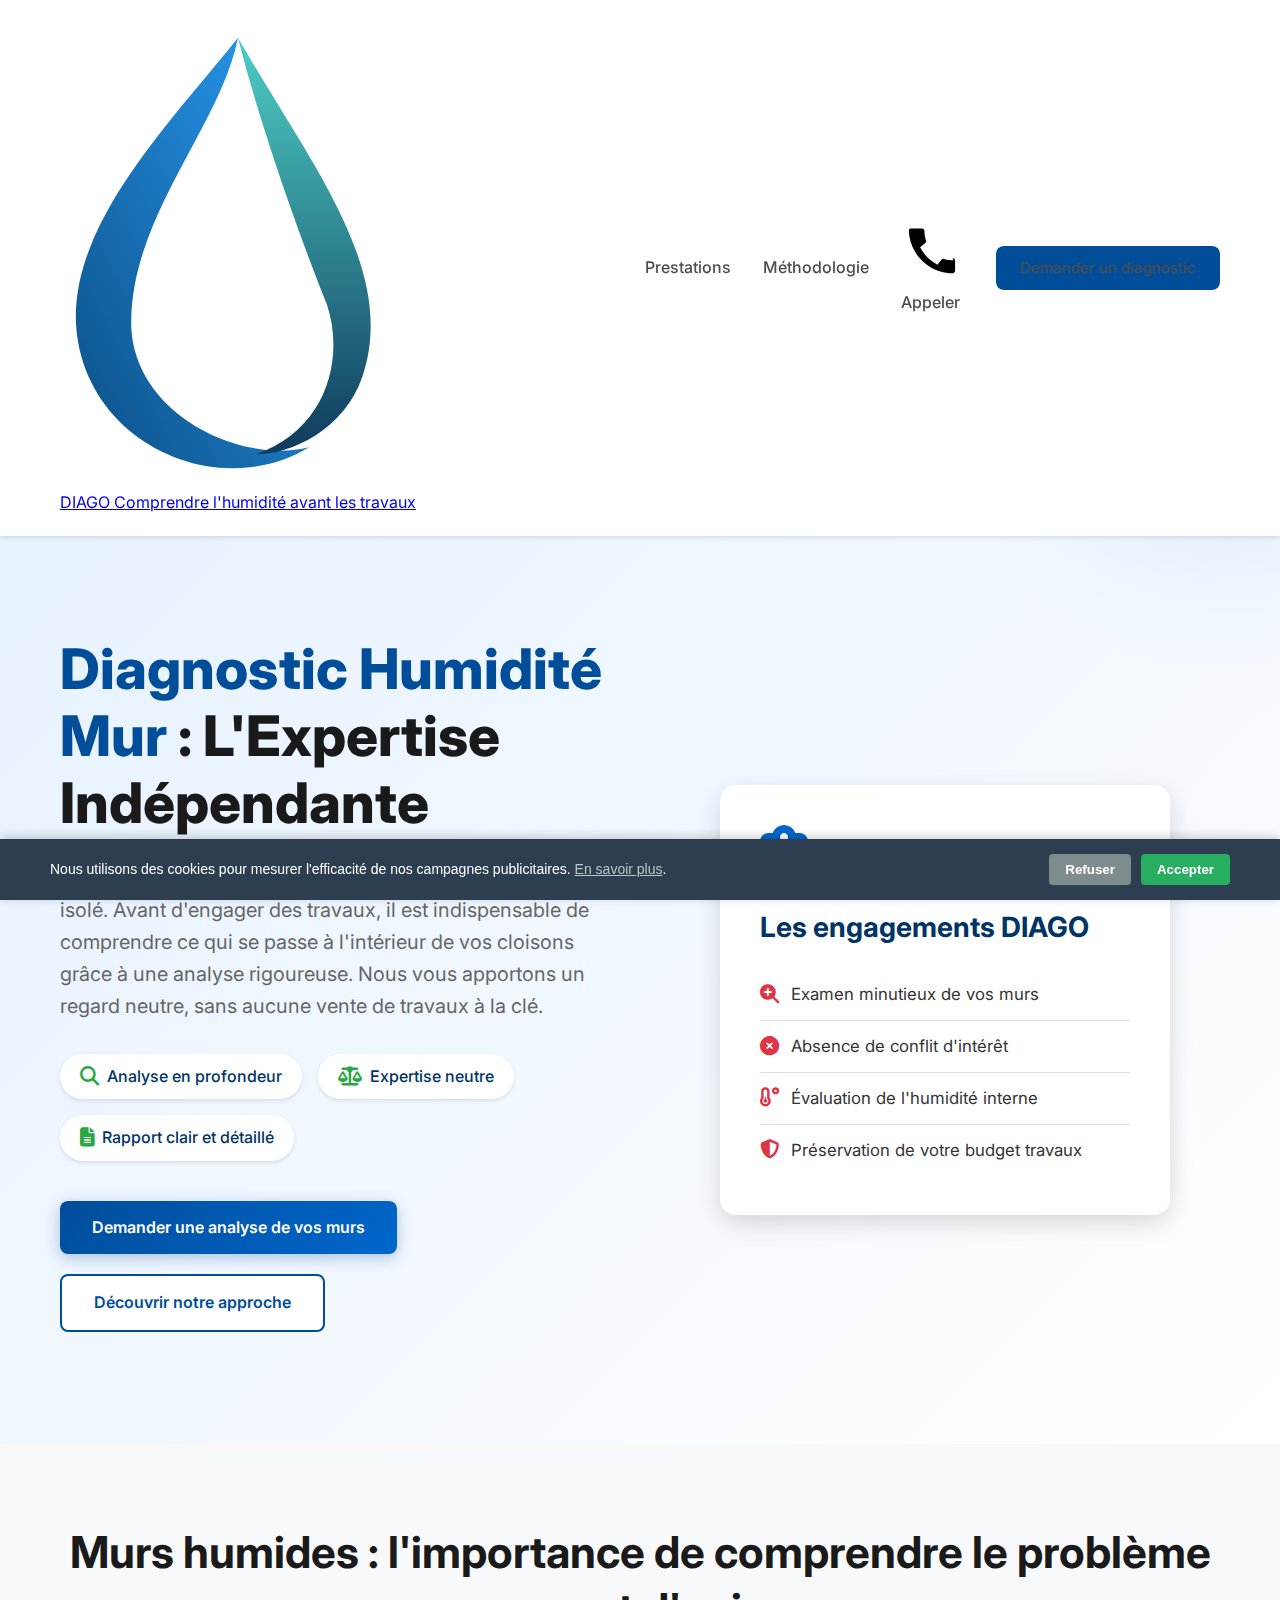
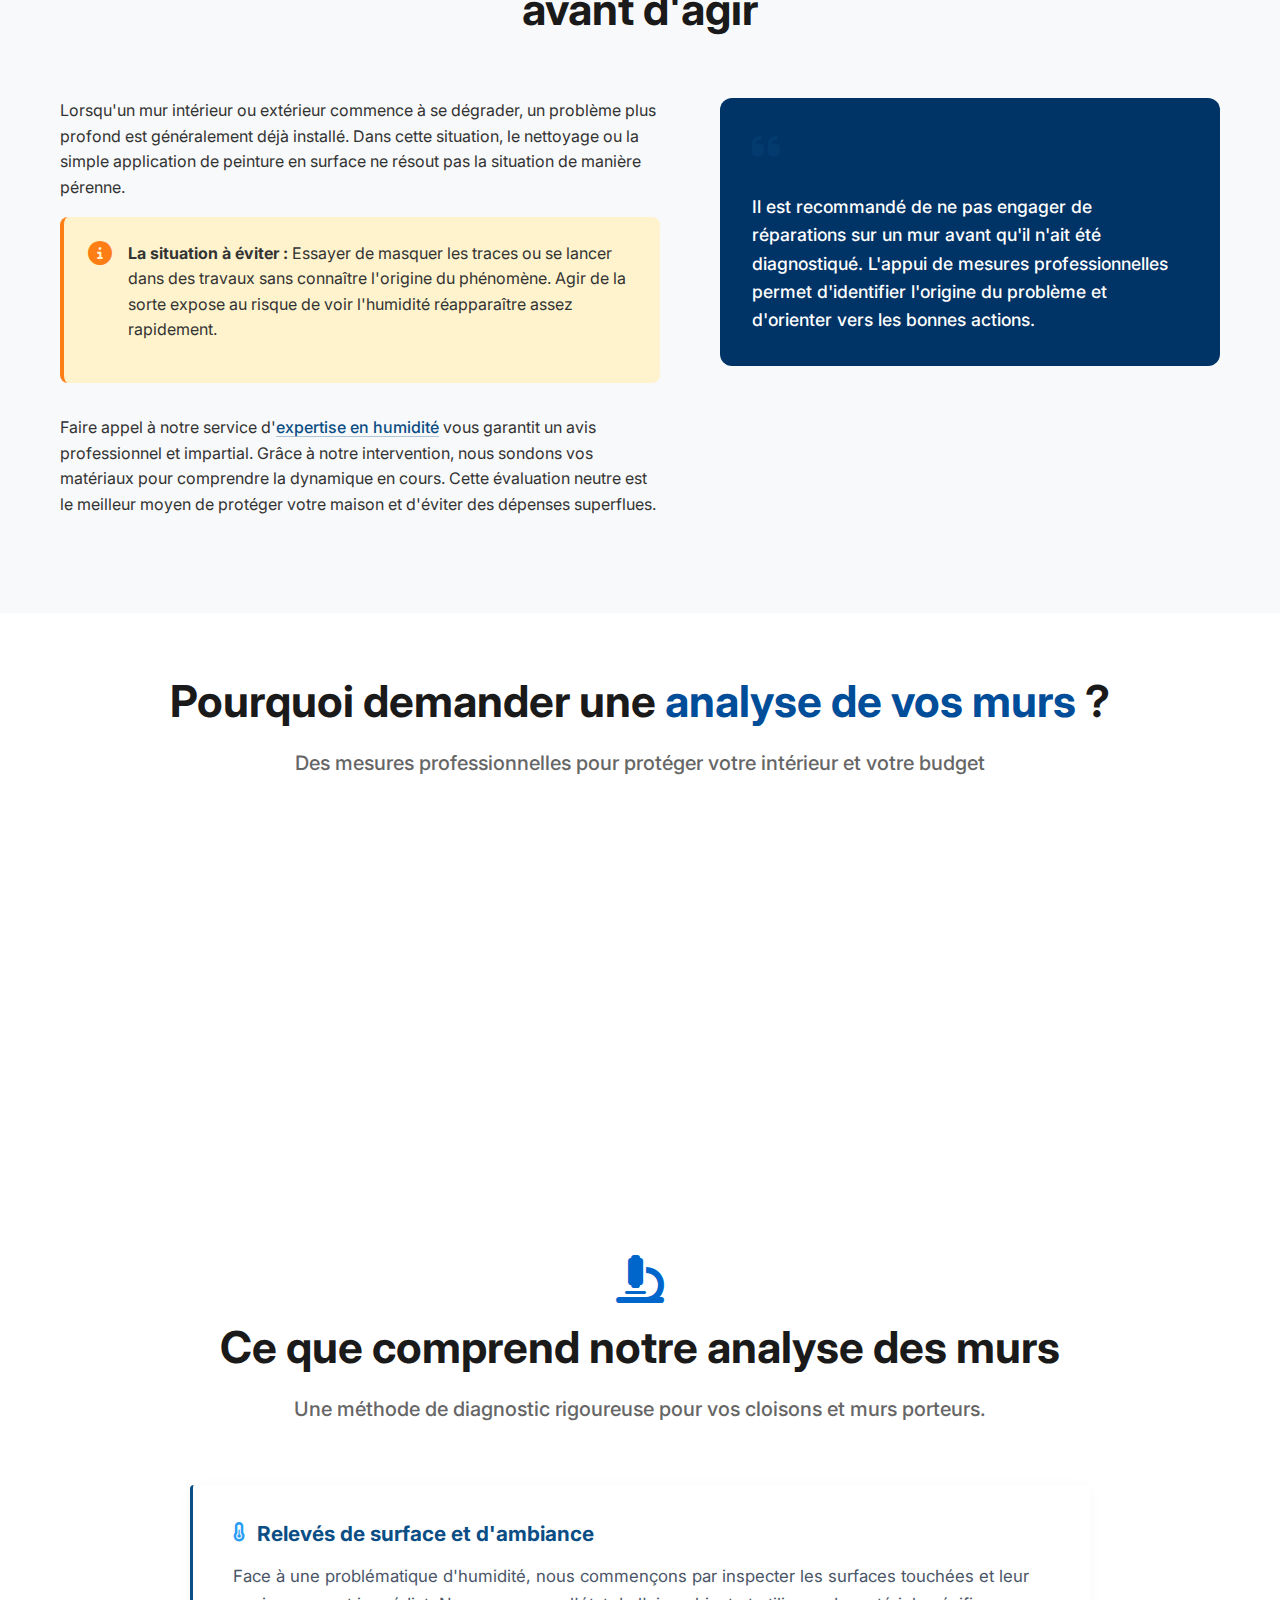
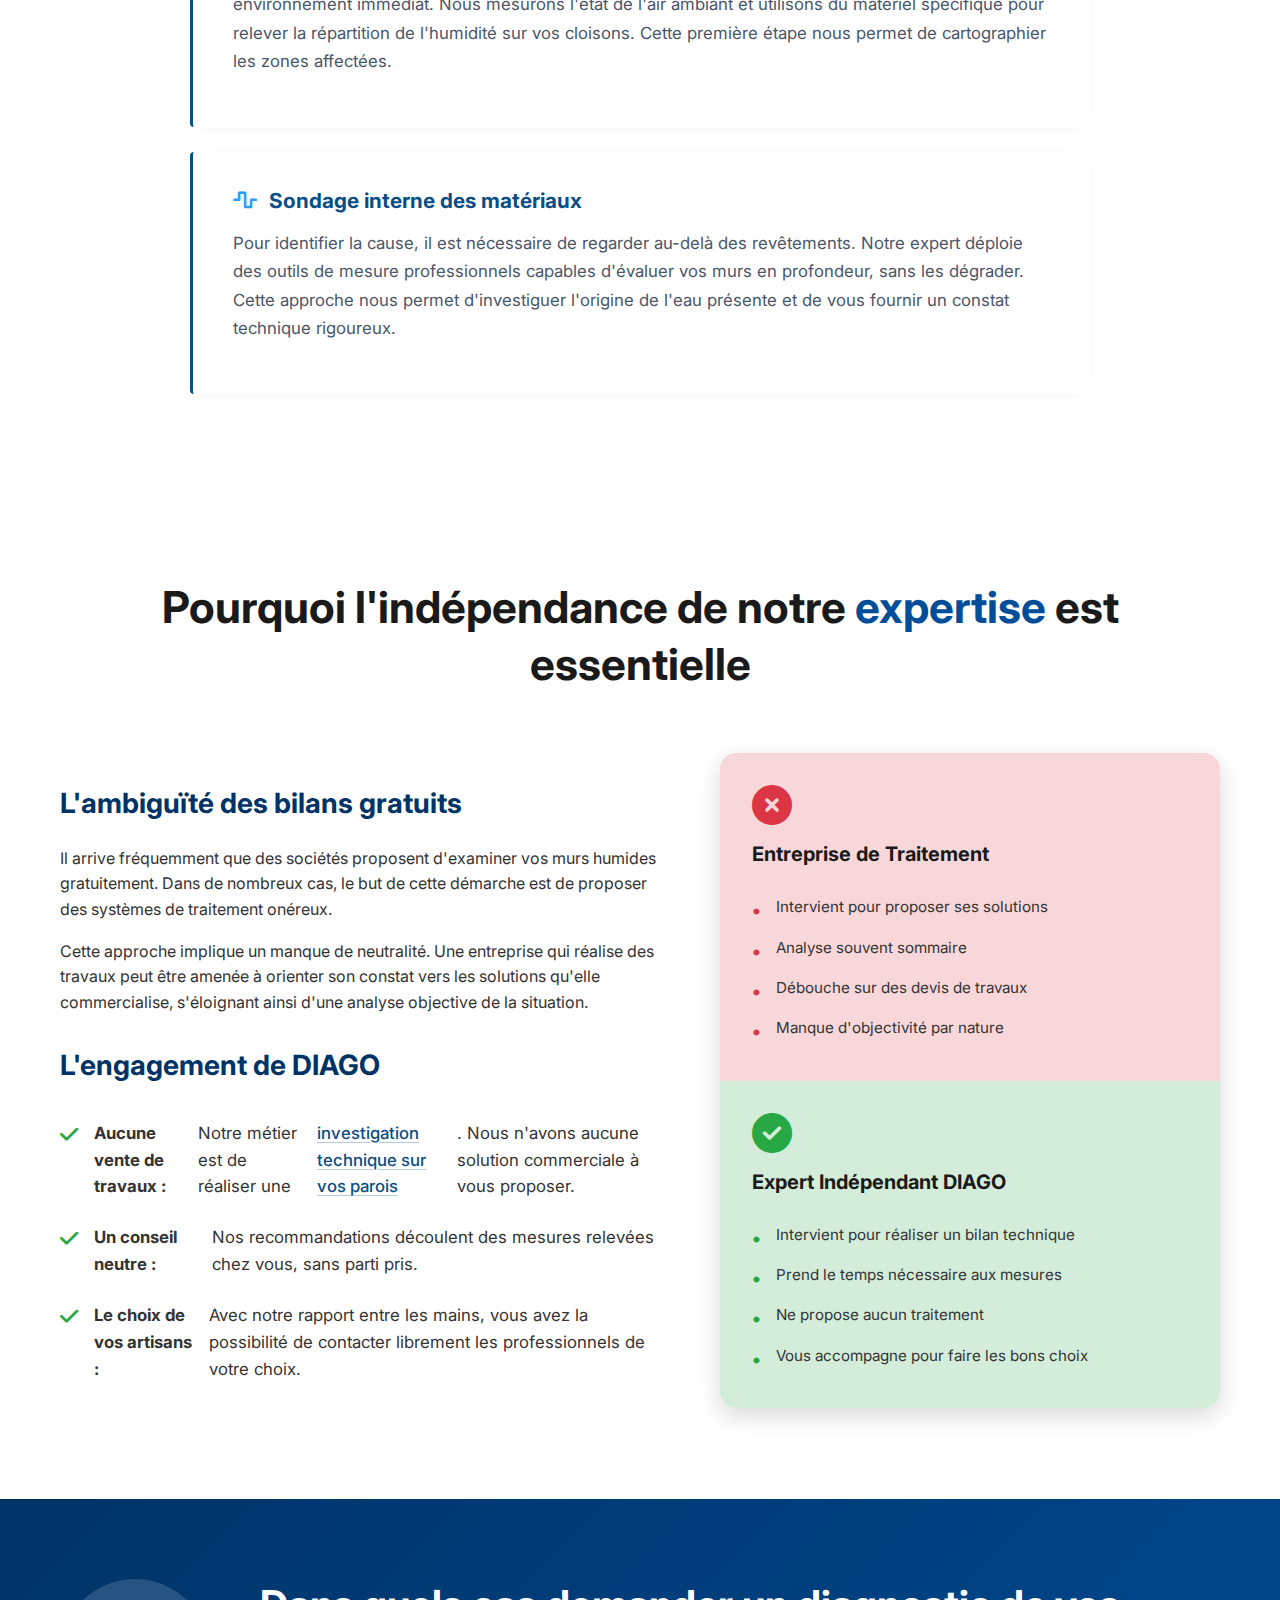
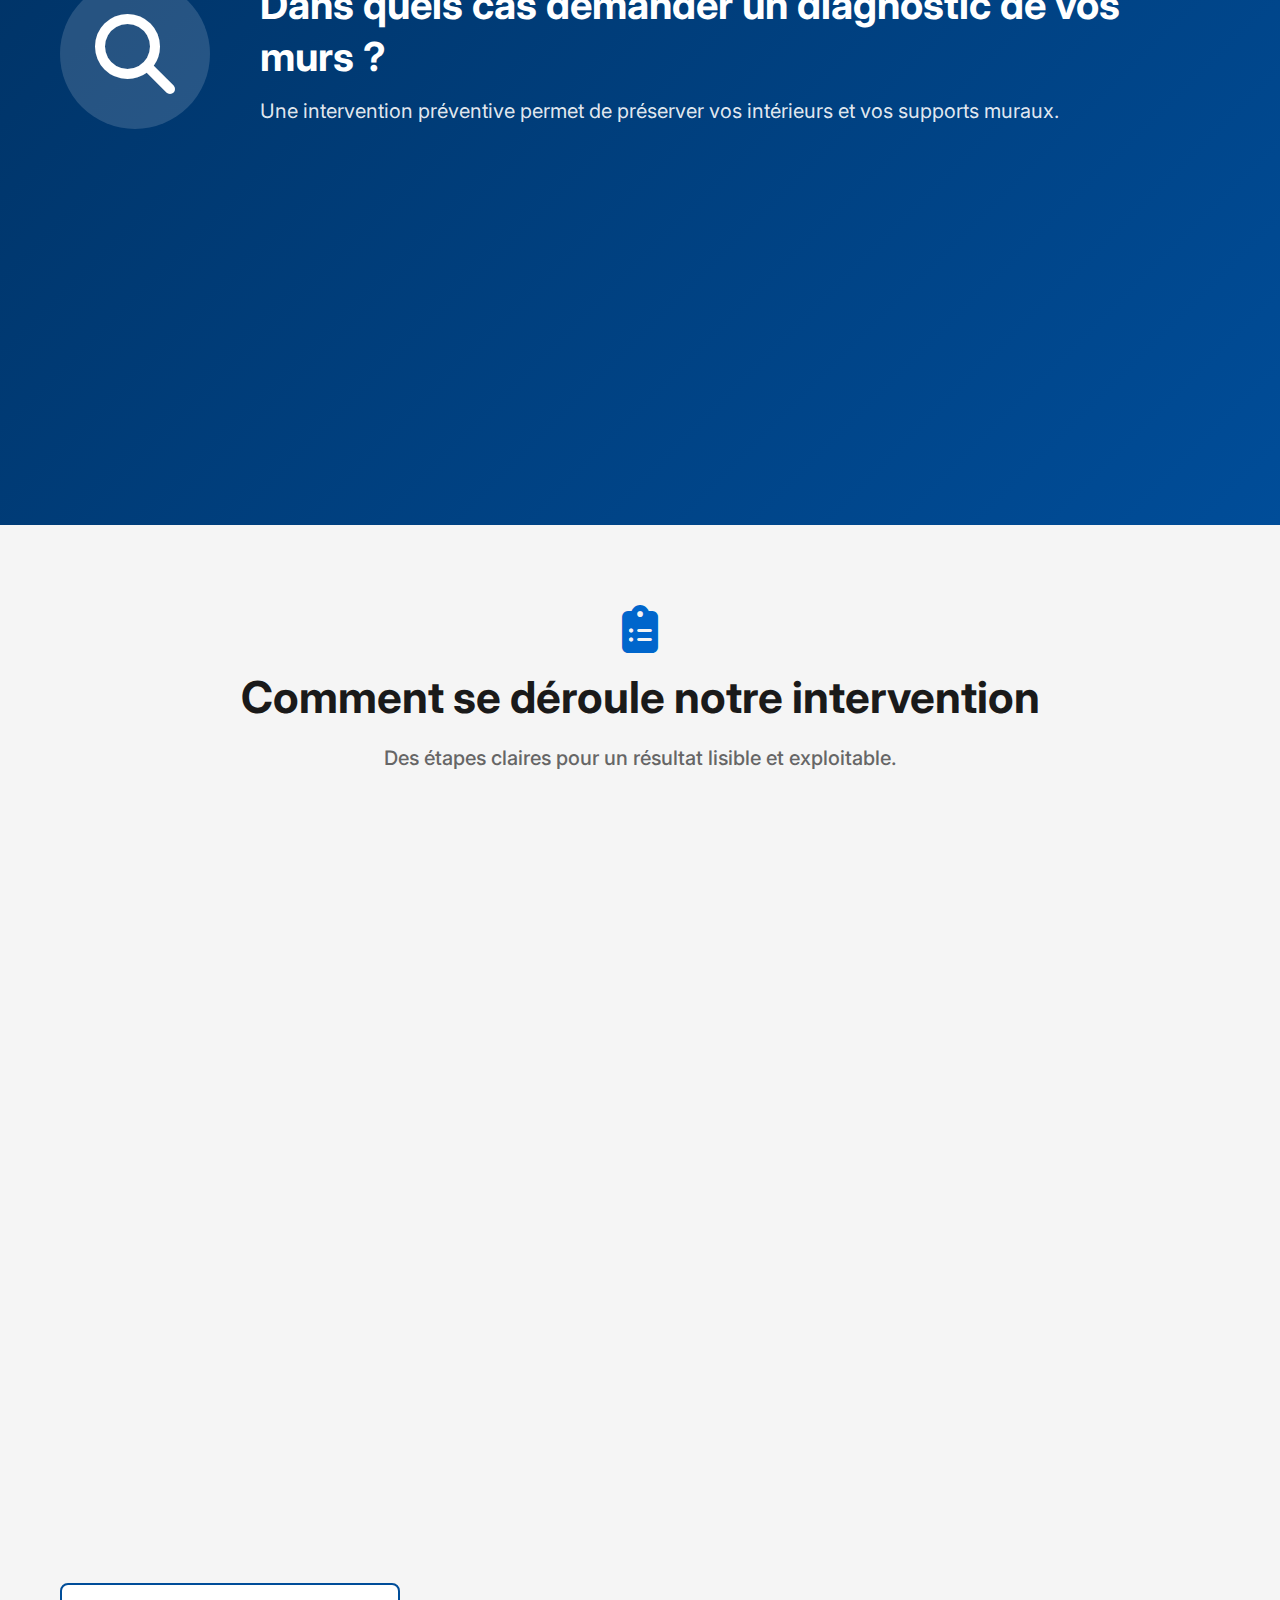
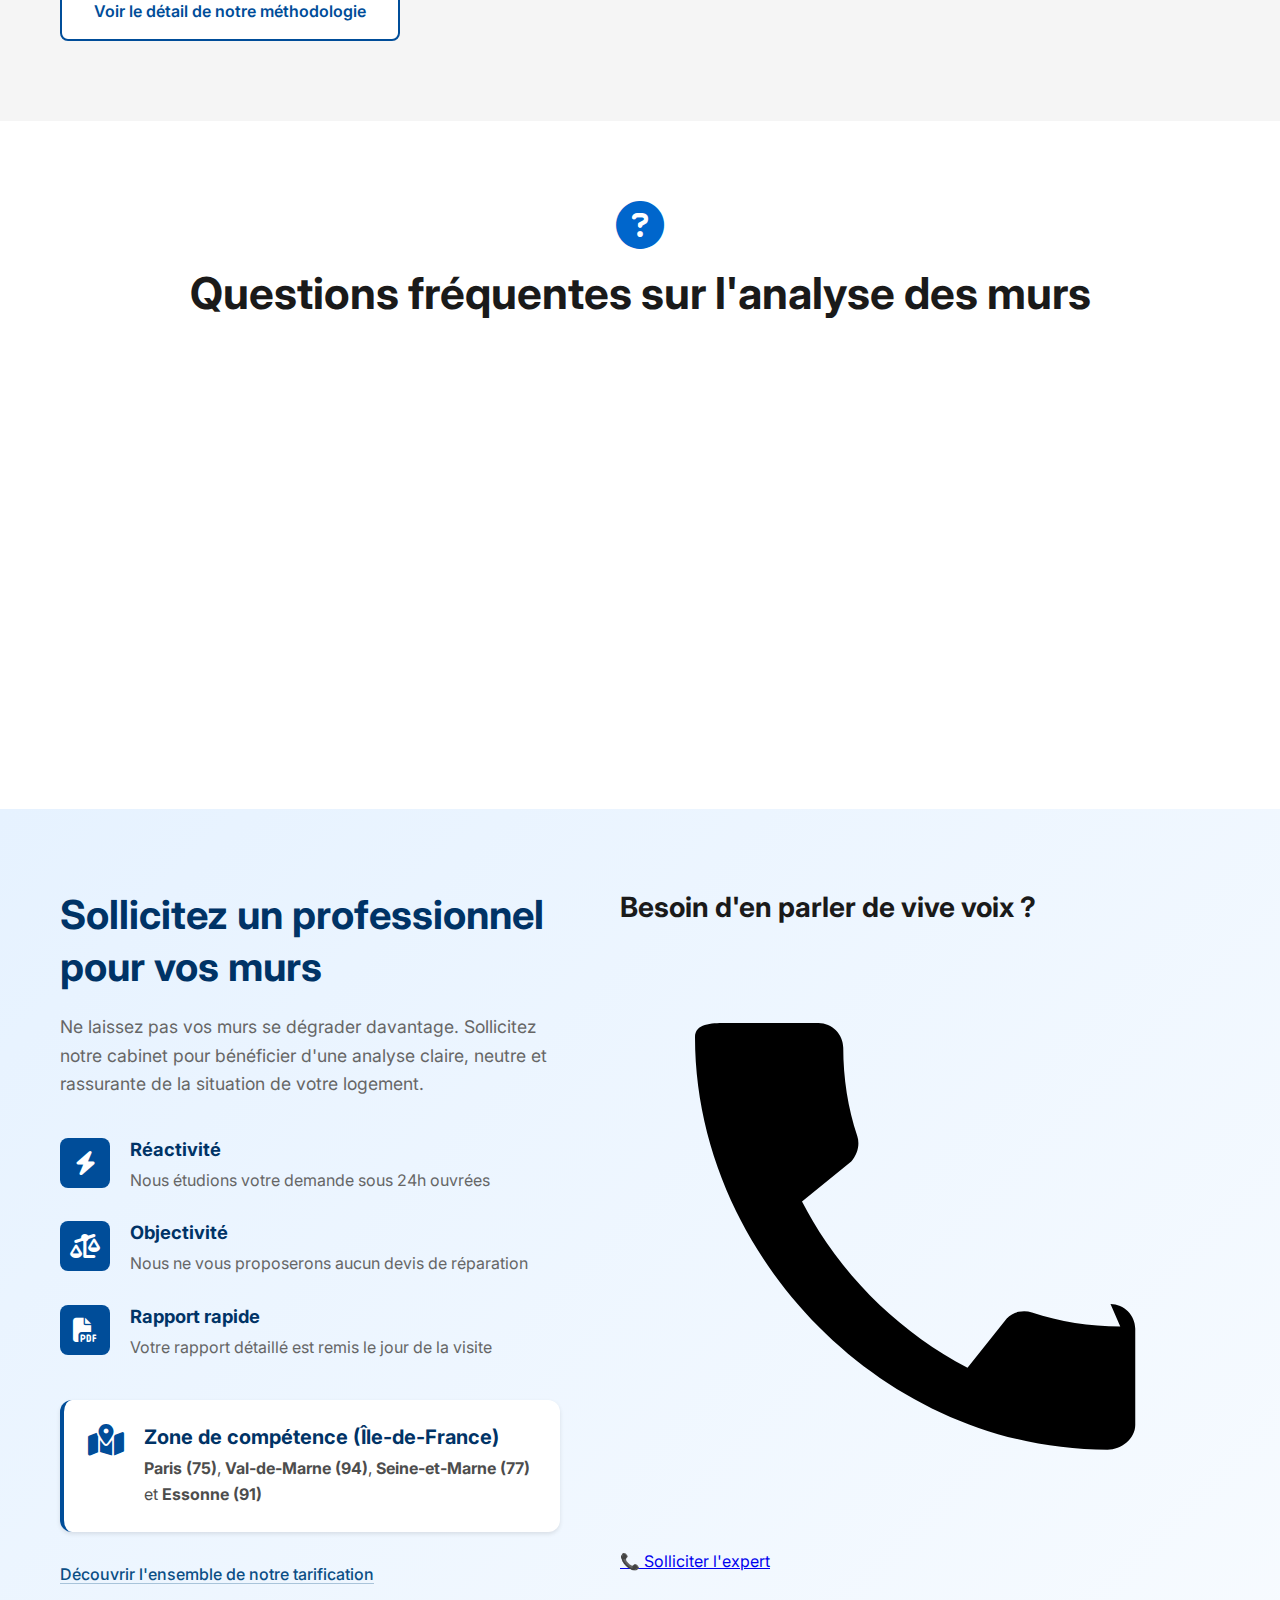
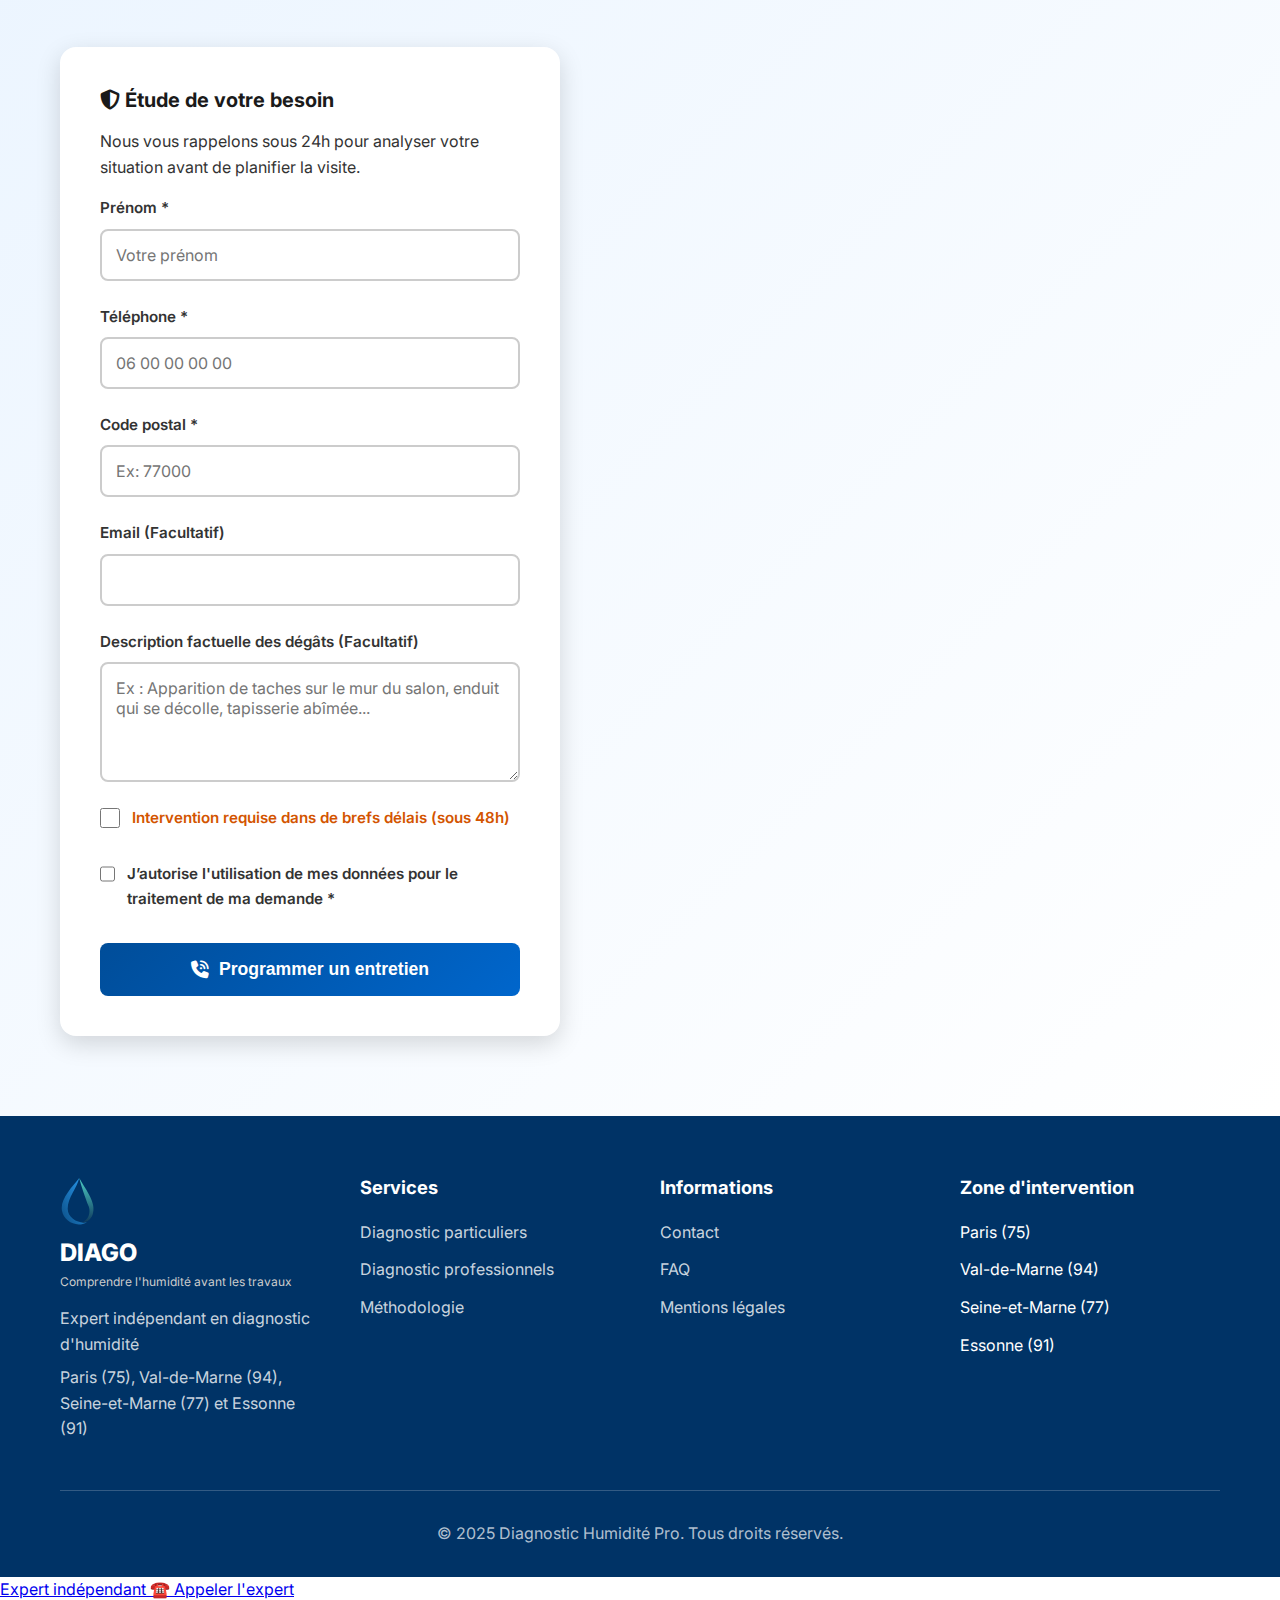
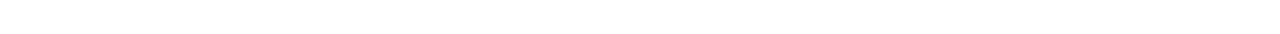
<file: diagnostic-humidite-mur.html>
<!DOCTYPE html>
<html lang="fr-FR">
<head>

<script type="text/javascript">
    (function(c,l,a,r,i,t,y){
        c[a]=c[a]||function(){(c[a].q=c[a].q||[]).push(arguments)};
        t=l.createElement(r);t.async=1;t.src="https://www.clarity.ms/tag/"+i;
        y=l.getElementsByTagName(r)[0];y.parentNode.insertBefore(t,y);
    })(window, document, "clarity", "script", "v8ih3ie254");
</script>

<link rel="icon" type="image/png" href="/favicon.png">

    <!-- Google tag (gtag.js) -->
<script async src="https://www.googletagmanager.com/gtag/js?id=AW-17902488856">
</script>
<script>
  window.dataLayer = window.dataLayer || [];
  function gtag(){dataLayer.push(arguments);}
  gtag('js', new Date());

  gtag('config', 'AW-17902488856');
</script>
    <script>
  window.dataLayer = window.dataLayer || [];
  function gtag(){dataLayer.push(arguments);}

  // 1. Définir le consentement par défaut sur "REFUSÉ" (Important pour Google Ads)
  gtag('consent', 'default', {
    'ad_storage': 'denied',
    'ad_user_data': 'denied',
    'ad_personalization': 'denied',
    'analytics_storage': 'denied',
    'wait_for_update': 500
  });
  
  // 2. Charger le script Google
  gtag('js', new Date());
  gtag('config', 'AW-17902488856');
</script>

<script async src="https://www.googletagmanager.com/gtag/js?id=AW-17902488856"></script>

    <!-- Event snippet for Demande de devis conversion page -->
<script>
function gtag_report_conversion(url) {
  var callback = function () {
    if (typeof(url) != 'undefined') {
      window.location = url;
    }
  };
  gtag('event', 'conversion', {
      'send_to': 'AW-17902488856/LjcRCMzd-OsbEJiaydhC',
      'value': 1.0,
      'currency': 'EUR',
      'event_callback': callback
  });
  return false;
}
</script>

    <meta charset="UTF-8">
    <meta name="viewport" content="width=device-width, initial-scale=1.0">
    
    <!-- SEO Technique & Indexation -->
    <title>Diagnostic humidité mur : expertise indépendante | DIAGO</title>
    <meta name="description" content="Diagnostic humidité mur par un expert indépendant. Identifiez la cause de l’humidité, obtenez des mesures fiables et un rapport clair.">
    <meta name="robots" content="index, follow, max-image-preview:large">
    <link rel="canonical" href="https://www.diago-humidite.fr/diagnostic-humidite-mur.html">
    
    <!-- Optimisation Performance (Preconnect) -->
    <link rel="preconnect" href="https://fonts.googleapis.com">
    <link rel="preconnect" href="https://fonts.gstatic.com" crossorigin>
    <link rel="preconnect" href="https://cdn.jsdelivr.net">

    <!-- Géolocalisation (SEO Local) -->
    <meta name="geo.region" content="FR-IDF">
    <meta name="geo.placename" content="Île-de-France">
    
    <!-- Open Graph / Réseaux Sociaux -->
    <meta property="og:type" content="article">
    <meta property="og:locale" content="fr_FR">
    <meta property="og:site_name" content="DIAGO">
    <meta property="og:title" content="Diagnostic humidité mur : expertise indépendante | DIAGO">
    <meta property="og:description" content="Diagnostic humidité mur par un expert indépendant. Identifiez la cause de l’humidité, obtenez des mesures fiables et un rapport clair.">
    <meta property="og:url" content="https://www.diago-humidite.fr/diagnostic-humidite-mur.html">
    <meta property="og:image" content="https://www.diago-humidite.fr/images/share-image-mur.jpg">

    <!-- Twitter Cards -->
    <meta name="twitter:card" content="summary_large_image">
    <meta name="twitter:title" content="Diagnostic humidité mur | Expertise indépendante">
    <meta name="twitter:description" content="Diagnostic technique pour vos murs intérieurs ou extérieurs. Analyse indépendante, rapport clair, aucune vente de travaux.">

    <!-- Styles -->
    <link rel="stylesheet" href="css/style.css">
    <link href="https://fonts.googleapis.com/css2?family=Inter:wght@300;400;500;600;700;800&display=swap" rel="stylesheet">
    <link rel="stylesheet" href="https://cdn.jsdelivr.net/npm/@fortawesome/fontawesome-free@6.4.0/css/all.min.css">
    <link rel="stylesheet" href="https://fonts.googleapis.com/css2?family=Montserrat:wght@400;700&display=swap">

    <!-- Schema.org (JSON-LD) : Hub Page + Breadcrumb + FAQ -->
    <script type="application/ld+json">
    {
      "@context": "https://schema.org",
      "@graph": [
        {
          "@type": "Service",
          "@id": "https://www.diago-humidite.fr/diagnostic-humidite-mur.html",
          "url": "https://www.diago-humidite.fr/diagnostic-humidite-mur.html",
          "name": "Diagnostic Humidité Mur",
          "description": "Expertise technique indépendante pour comprendre l'origine de l'humidité sur vos murs. Mesures de précision, rapport clair remis le jour même, aucune vente de travaux.",
          "provider": {
            "@type": "ProfessionalService",
            "name": "DIAGO",
            "logo": "https://www.diago-humidite.fr/logo.png",
            "image": "https://www.diago-humidite.fr/images/share-image-mur.jpg",
            "address": {
              "@type": "PostalAddress",
              "addressRegion": "Île-de-France",
              "addressCountry": "FR"
            }
          },
          "areaServed": ["Paris", "Val-de-Marne", "Seine-et-Marne", "Essonne"]
        },
        {
          "@type": "BreadcrumbList",
          "itemListElement": [
            {
              "@type": "ListItem",
              "position": 1,
              "name": "Accueil",
              "item": "https://www.diago-humidite.fr/"
            },
            {
              "@type": "ListItem",
              "position": 2,
              "name": "Expertise Humidité",
              "item": "https://www.diago-humidite.fr/expertise-humidite.html"
            },
            {
              "@type": "ListItem",
              "position": 3,
              "name": "Diagnostic Mur",
              "item": "https://www.diago-humidite.fr/diagnostic-humidite-mur.html"
            }
          ]
        },
        {
          "@type": "FAQPage",
          "mainEntity": [
            {
              "@type": "Question",
              "name": "Faut-il percer le mur pour faire les mesures ?",
              "acceptedAnswer": {
                "@type": "Answer",
                "text": "Non, nos appareils professionnels nous permettent d'analyser l'intérieur de vos murs sans faire de trous ni abîmer vos finitions. C'est une méthode de diagnostic respectueuse de votre intérieur."
              }
            },
            {
              "@type": "Question",
              "name": "Analysez-vous seulement le mur touché par l'humidité ?",
              "acceptedAnswer": {
                "@type": "Answer",
                "text": "Nous inspectons bien sûr le mur concerné, mais nous prenons aussi en compte l'environnement de la pièce et de la maison pour obtenir une vision globale de la situation."
              }
            },
            {
              "@type": "Question",
              "name": "Pourquoi payer un diagnostic alors que certaines entreprises le font gratuitement ?",
              "acceptedAnswer": {
                "@type": "Answer",
                "text": "Un diagnostic gratuit est très souvent un prétexte pour vous vendre ensuite des travaux coûteux. En sollicitant un expert indépendant, vous avez la garantie d'une analyse neutre. Cela vous évite de vous engager dans des traitements qui ne régleraient pas la vraie cause de votre problème."
              }
            }
          ]
        }
      ]
    }
    </script>
    
    <style>
        /* Styles spécifiques pour le maillage éditorial premium - Version épurée et subtile */
        .editorial-hub-block {
            background: #ffffff;
            border-radius: 4px;
            padding: 35px 40px;
            margin-bottom: 25px;
            border-left: 3px solid #0b4e85;
            box-shadow: 0 2px 15px rgba(0,0,0,0.03);
            transition: transform 0.3s ease, box-shadow 0.3s ease;
        }
        .editorial-hub-block:hover {
            transform: translateY(-2px);
            box-shadow: 0 4px 20px rgba(0,0,0,0.05);
        }
        .editorial-hub-title {
            color: #0b4e85;
            font-size: 1.3rem;
            margin-bottom: 15px;
            display: flex;
            align-items: center;
            font-weight: 700;
        }
        .editorial-hub-title i {
            margin-right: 12px;
            color: #2a9df4;
            font-size: 1.2rem;
        }
        .editorial-hub-text {
            color: #4a5568;
            font-size: 1.05rem;
            line-height: 1.7;
        }
        .premium-link {
            color: #0b4e85;
            font-weight: 500;
            text-decoration: underline;
            text-decoration-color: rgba(11, 78, 133, 0.3);
            text-underline-offset: 3px;
            transition: all 0.2s ease;
        }
        .premium-link:hover {
            color: #2a9df4;
            text-decoration-color: #2a9df4;
        }

        /* Correction pour garder les liens blancs sur fond sombre (blocs avantages) */
        .advantage-item .premium-link {
            color: #ffffff;
            text-decoration-color: rgba(255, 255, 255, 0.4);
        }
        .advantage-item .premium-link:hover {
            color: #4ecdc4; /* Touche de cyan au survol pour rester cohérent avec la charte */
            text-decoration-color: #4ecdc4;
        }
    </style>
</head>
<body>
    <!-- Header Identique -->
    <header class="header">
        <div class="container">
            <div class="header-content"> 
                <a href="index.html" class="logo-link" aria-label="Retour à l'accueil Diago">
                <div class="diago-logo header-logo">
                    <svg class="logo-icon" viewBox="0 0 100 130" xmlns="http://www.w3.org/2000/svg" role="img" aria-label="Logo Diago">
                        <defs>
                            <linearGradient id="gradBlue" x1="0%" y1="100%" x2="100%" y2="0%">
                                <stop offset="0%" style="stop-color:#0b4e85"/>
                                <stop offset="100%" style="stop-color:#2a9df4"/>
                            </linearGradient>

                            <linearGradient id="gradTeal" x1="0%" y1="100%" x2="0%" y2="0%">
                                <stop offset="0%" style="stop-color:#0f3a5d"/>
                                <stop offset="100%" style="stop-color:#4ecdc4"/>
                            </linearGradient>
                        </defs>

                        <path d="M 50 5 C 30 30, 0 60, 5 90 C 10 120, 45 135, 70 120 C 50 125, 20 110, 20 85 C 20 55, 45 30, 50 5 Z"
                              fill="url(#gradBlue)" />

                        <path d="M 50 5 C 70 40, 95 70, 85 100 C 80 115, 65 122, 55 122 C 75 115, 80 95, 75 80 C 65 55, 55 25, 50 5 Z"
                              fill="url(#gradTeal)" />
                    </svg>

                    <div class="logo-text">
                        <span class="brand-name">DIAGO</span>
                        <span class="tagline">Comprendre l'humidité avant les travaux</span>
                    </div>
                </div>
                </a>
                <nav class="nav" role="navigation">
                    <a href="/index.html#prestations">Prestations</a>
                    <a href="/index.html#methode">Méthodologie</a>
                    <a href="#" id="btn-appel-header" class="btn-call header-cta" aria-label="Appeler gratuitement">
                        <svg viewBox="0 0 24 24" aria-hidden="true"><path d="M20.01 15.38c-1.23 0-2.42-.2-3.53-.56a.977.977 0 0 0-1.01.24l-1.57 1.97c-2.83-1.49-5.15-3.8-6.62-6.65l1.97-1.6c.26-.29.35-.69.24-1.02-.37-1.11-.56-2.3-.56-3.53 0-.54-.45-.99-.99-.99H4.19C3.65 3.25 3 3.25 3 3.81c0 8.61 7.43 16.5 16.5 16.5.56 0 1.11-.45 1.11-.99v-3.85c0-.54-.45-.99-.99-.99z"/></svg>
                        <span>Appeler</span>
                    </a>
                    <a href="#contact" class="btn-primary-small">Demander un diagnostic</a>
                </nav>
                <button class="mobile-menu-toggle" aria-label="Ouvrir le menu">
                    <i class="fas fa-bars" aria-hidden="true"></i>
                </button>
            </div> 
        </div>
    </header>

    <!-- Mobile Menu -->
    <div class="mobile-menu">
        <a href="/index.html#prestations">Prestations</a>
        <a href="/index.html#methode">Méthodologie</a>
        <a href="#contact">Contact</a>
    </div>

    <!-- MAIN CONTENT - DIAGNOSTIC HUMIDITE MUR -->
    <main>
        
        <!-- Hero Section -->
        <section class="hero">
            <div class="container">
                <div class="hero-content">
                    <div class="hero-text">
                        <h1><span class="highlight">Diagnostic Humidité Mur</span> : L'Expertise Indépendante</h1>
                        <p class="hero-subtitle">L'apparition de traces sur un mur n'est pas un phénomène isolé. Avant d'engager des travaux, il est indispensable de comprendre ce qui se passe à l'intérieur de vos cloisons grâce à une analyse rigoureuse. Nous vous apportons un regard neutre, sans aucune vente de travaux à la clé.</p>
                        <div class="hero-features">
                            <div class="feature-badge">
                                <i class="fas fa-search" aria-hidden="true"></i>
                                <span>Analyse en profondeur</span>
                            </div>
                            <div class="feature-badge">
                                <i class="fas fa-balance-scale" aria-hidden="true"></i>
                                <span>Expertise neutre</span>
                            </div>
                            <div class="feature-badge">
                                <i class="fas fa-file-alt" aria-hidden="true"></i>
                                <span>Rapport clair et détaillé</span>
                            </div>
                        </div>
                        <div class="hero-cta">
                            <a href="#contact" class="btn-primary">Demander une analyse de vos murs</a>
                            <a href="/methodologie.html" class="btn-secondary">Découvrir notre approche</a>
                        </div>
                    </div>
                    <div class="hero-image">
                        <div class="hero-card">
                            <i class="fas fa-clipboard-check" aria-hidden="true"></i>
                            <h3>Les engagements DIAGO</h3>
                            <ul>
                                <li><i class="fas fa-search-plus" aria-hidden="true"></i> Examen minutieux de vos murs</li>
                                <li><i class="fas fa-times-circle" aria-hidden="true"></i> Absence de conflit d'intérêt</li>
                                <li><i class="fas fa-temperature-low" aria-hidden="true"></i> Évaluation de l'humidité interne</li>
                                <li><i class="fas fa-shield-alt" aria-hidden="true"></i> Préservation de votre budget travaux</li>
                            </ul>
                        </div>
                    </div>
                </div>
            </div>
        </section>

        <!-- Intro : Comprendre avant d'agir -->
        <section class="problem-section" style="background-color: #f8f9fa;">
            <div class="container">
                <div class="section-header">
                    <h2>Murs humides : l'importance de comprendre le problème avant d'agir</h2>
                </div>
                <div class="problem-content">
                    <div class="problem-text">
                        <p>Lorsqu'un mur intérieur ou extérieur commence à se dégrader, un problème plus profond est généralement déjà installé. Dans cette situation, le nettoyage ou la simple application de peinture en surface ne résout pas la situation de manière pérenne.</p>
                        
                        <div class="alert-box">
                            <i class="fas fa-info-circle" aria-hidden="true"></i>
                            <p><strong>La situation à éviter :</strong> Essayer de masquer les traces ou se lancer dans des travaux sans connaître l'origine du phénomène. Agir de la sorte expose au risque de voir l'humidité réapparaître assez rapidement.</p>
                        </div>
                        
                        <p>Faire appel à notre service d'<a href="/expert-humidite-maison.html" class="premium-link">expertise en humidité</a> vous garantit un avis professionnel et impartial. Grâce à notre intervention, nous sondons vos matériaux pour comprendre la dynamique en cours. Cette évaluation neutre est le meilleur moyen de protéger votre maison et d'éviter des dépenses superflues.</p>
                    </div>
                    <div class="problem-image">
                        <div class="quote-box" style="margin-top: 0; height: 100%; display: flex; flex-direction: column; justify-content: center;">
                            <i class="fas fa-quote-left" aria-hidden="true" style="font-size: 2rem; color: #0b4e85;"></i>
                            <p style="font-size: 1.1rem; line-height: 1.6; font-weight: 500; margin-top: 15px;">Il est recommandé de ne pas engager de réparations sur un mur avant qu'il n'ait été diagnostiqué. L'appui de mesures professionnelles permet d'identifier l'origine du problème et d'orienter vers les bonnes actions.</p>
                        </div>
                    </div>
                </div>
            </div>
        </section>

        <!-- Pourquoi faire un diagnostic indépendant (Les enjeux réels) -->
        <section class="trust-section">
            <div class="container">
                <div class="section-header">
                    <h2>Pourquoi demander une <span class="highlight">analyse de vos murs</span> ?</h2>
                    <p class="section-subtitle">Des mesures professionnelles pour protéger votre intérieur et votre budget</p>
                </div>
                <div class="trust-grid">
                    <div class="trust-item">
                        <div class="trust-icon">
                            <i class="fas fa-layer-group" aria-hidden="true"></i>
                        </div>
                        <h4>Protéger la solidité des murs</h4>
                        <p>L'eau fragilise progressivement les matériaux de construction. Une <a href="/diagnostic-humidite-independant.html" class="premium-link">évaluation indépendante</a> permet d'analyser l'état interne de vos murs de façon préventive.</p>
                    </div>
                    <div class="trust-item">
                        <div class="trust-icon">
                            <i class="fas fa-heartbeat" aria-hidden="true"></i>
                        </div>
                        <h4>Retrouver un intérieur sain</h4>
                        <p>Une maison agréable passe par des cloisons saines. Notre analyse permet de mettre en lumière les facteurs qui impactent vos murs, afin de vous aider à retrouver un meilleur confort de vie.</p>
                    </div>
                    <div class="trust-item">
                        <div class="trust-icon">
                            <i class="fas fa-wallet" aria-hidden="true"></i>
                        </div>
                        <h4>Éviter des travaux inutiles</h4>
                        <p>Une <a href="/analyse-humidite-mur.html" class="premium-link">étude de vos murs</a> vous empêche d'investir dans des solutions qui ne cibleraient pas l'origine du problème. Vous disposerez des informations nécessaires pour agir efficacement.</p>
                    </div>
                    <div class="trust-item">
                        <div class="trust-icon">
                            <i class="fas fa-file-contract" aria-hidden="true"></i>
                        </div>
                        <h4>Avoir une preuve technique</h4>
                        <p>En cas de litige suite à l'achat de votre maison ou après des travaux, notre rapport d'expertise vous offre un appui professionnel solide et factuel.</p>
                    </div>
                </div>
            </div>
        </section>

        <!-- Ce que comprend l'intervention -->
        <section class="services-section">
            <div class="container">
                <div class="section-header">
                    <i class="fas fa-microscope" aria-hidden="true"></i>
                    <h2>Ce que comprend notre analyse des murs</h2>
                    <p class="section-subtitle">Une méthode de diagnostic rigoureuse pour vos cloisons et murs porteurs.</p>
                </div>
                
                <div class="services-content">
                    <div style="max-width: 900px; margin: 0 auto;">
                        
                        <!-- Bloc Éditorial 1 -->
                        <div class="editorial-hub-block">
                            <h3 class="editorial-hub-title"><i class="fas fa-thermometer-half" aria-hidden="true"></i>Relevés de surface et d'ambiance</h3>
                            <div class="editorial-hub-text">
                                <p>Face à une problématique d'humidité, nous commençons par inspecter les surfaces touchées et leur environnement immédiat. Nous mesurons l'état de l'air ambiant et utilisons du matériel spécifique pour relever la répartition de l'humidité sur vos cloisons. Cette première étape nous permet de cartographier les zones affectées.</p>
                            </div>
                        </div>

                        <!-- Bloc Éditorial 2 -->
                        <div class="editorial-hub-block">
                            <h3 class="editorial-hub-title"><i class="fas fa-wave-square" aria-hidden="true"></i>Sondage interne des matériaux</h3>
                            <div class="editorial-hub-text">
                                <p>Pour identifier la cause, il est nécessaire de regarder au-delà des revêtements. Notre expert déploie des outils de mesure professionnels capables d'évaluer vos murs en profondeur, sans les dégrader. Cette approche nous permet d'investiguer l'origine de l'eau présente et de vous fournir un constat technique rigoureux.</p>
                            </div>
                        </div>

                    </div>
                </div>
            </div>
        </section>

        <!-- Indépendance VS Vente -->
        <section class="problem-section" style="background-color: white;">
            <div class="container">
                <div class="section-header">
                    <h2>Pourquoi l'indépendance de notre <span class="highlight">expertise</span> est essentielle</h2>
                </div>
                <div class="problem-content">
                    <div class="problem-text">
                        <h3>L'ambiguïté des bilans gratuits</h3>
                        <p>Il arrive fréquemment que des sociétés proposent d'examiner vos murs humides gratuitement. Dans de nombreux cas, le but de cette démarche est de proposer des systèmes de traitement onéreux.</p>
                        
                        <p>Cette approche implique un manque de neutralité. Une entreprise qui réalise des travaux peut être amenée à orienter son constat vers les solutions qu'elle commercialise, s'éloignant ainsi d'une analyse objective de la situation.</p>

                        <h3>L'engagement de DIAGO</h3>
                        <ul class="checkmark-list">
                            <li><i class="fas fa-check" aria-hidden="true"></i> <strong>Aucune vente de travaux :</strong> Notre métier est de réaliser une <a href="/Expertise-humidite.html" class="premium-link">investigation technique sur vos parois</a>. Nous n'avons aucune solution commerciale à vous proposer.</li>
                            <li><i class="fas fa-check" aria-hidden="true"></i> <strong>Un conseil neutre :</strong> Nos recommandations découlent des mesures relevées chez vous, sans parti pris.</li>
                            <li><i class="fas fa-check" aria-hidden="true"></i> <strong>Le choix de vos artisans :</strong> Avec notre rapport entre les mains, vous avez la possibilité de contacter librement les professionnels de votre choix.</li>
                        </ul>
                    </div>
                    <div class="problem-image">
                        <div class="comparison-card">
                            <div class="comparison-item bad">
                                <i class="fas fa-times-circle" aria-hidden="true"></i>
                                <h4>Entreprise de Traitement</h4>
                                <ul>
                                    <li>Intervient pour proposer ses solutions</li>
                                    <li>Analyse souvent sommaire</li>
                                    <li>Débouche sur des devis de travaux</li>
                                    <li>Manque d'objectivité par nature</li>
                                </ul>
                            </div>
                            <div class="comparison-item good">
                                <i class="fas fa-check-circle" aria-hidden="true"></i>
                                <h4>Expert Indépendant DIAGO</h4>
                                <ul>
                                    <li>Intervient pour réaliser un bilan technique</li>
                                    <li>Prend le temps nécessaire aux mesures</li>
                                    <li>Ne propose aucun traitement</li>
                                    <li>Vous accompagne pour faire les bons choix</li>
                                </ul>
                            </div>
                        </div>
                    </div>
                </div>
            </div>
        </section>

        <!-- Dans quels cas faire appel à nous -->
        <section class="professional-section" style="background-color: #f1f5f9;">
            <div class="container">
                <div class="professional-content">
                    <div class="professional-icon">
                        <i class="fas fa-search" aria-hidden="true"></i>
                    </div>
                    <div class="professional-text">
                        <h2>Dans quels cas demander un diagnostic de vos murs ?</h2>
                        <p class="professional-subtitle">Une intervention préventive permet de préserver vos intérieurs et vos supports muraux.</p>
                        
                        <div class="advantages-grid" style="margin-top: 30px;">
                            <div class="advantage-item">
                                <i class="fas fa-home" aria-hidden="true"></i>
                                <span><strong>Avant un achat immobilier :</strong> Un diagnostic est utile pour vérifier si une peinture récente ne dissimule pas un problème plus ancien.</span>
                            </div>
                            <div class="advantage-item">
                                <i class="fas fa-paint-roller" aria-hidden="true"></i>
                                <span><strong>Avant de refaire l'isolation :</strong> Il est recommandé de s'assurer que vos murs sont secs avant la mise en œuvre de matériaux isolants.</span>
                            </div>
                            <div class="advantage-item">
                                <i class="fas fa-biohazard" aria-hidden="true"></i>
                                <span><strong>Face aux premiers signes :</strong> L'apparition de taches, le décollement des finitions ou des odeurs particulières méritent une analyse adaptée.</span>
                            </div>
                            <div class="advantage-item">
                                <i class="fas fa-gavel" aria-hidden="true"></i>
                                <span><strong>Après des travaux infructueux :</strong> Si une précédente intervention n'a pas solutionné le problème, un avis technique neutre devient pertinent.</span>
                            </div>
                        </div>
                    </div>
                </div>
            </div>
        </section>

        <!-- Méthodologie du diagnostic maison -->
        <section class="methodology-section">
            <div class="container">
                <div class="section-header">
                    <i class="fas fa-clipboard-list" aria-hidden="true"></i>
                    <h2>Comment se déroule notre intervention</h2>
                    <p class="section-subtitle">Des étapes claires pour un résultat lisible et exploitable.</p>
                </div>
                <div class="methodology-steps">
                    <div class="step">
                        <div class="step-number">1</div>
                        <div class="step-content">
                            <h3>Observation sur site</h3>
                            <p>Nous examinons le mur concerné, la pièce dans son ensemble, et nous retraçons avec vous l'historique de la maison.</p>
                        </div>
                        <div class="step-icon">
                            <i class="fas fa-eye" aria-hidden="true"></i>
                        </div>
                    </div>
                    <div class="step">
                        <div class="step-number">2</div>
                        <div class="step-content">
                            <h3>Évaluations et mesures</h3>
                            <p>Nous utilisons nos équipements pour évaluer l'état interne de vos matériaux, sans causer de dommages aux revêtements.</p>
                        </div>
                        <div class="step-icon">
                            <i class="fas fa-tachometer-alt" aria-hidden="true"></i>
                        </div>
                    </div>
                    <div class="step">
                        <div class="step-number">3</div>
                        <div class="step-content">
                            <h3>Analyse des données</h3>
                            <p>Nous croisons l'ensemble de nos mesures pour identifier la provenance de l'humidité qui affecte vos murs.</p>
                        </div>
                        <div class="step-icon">
                            <i class="fas fa-project-diagram" aria-hidden="true"></i>
                        </div>
                    </div>
                    <div class="step">
                        <div class="step-number">4</div>
                        <div class="step-content">
                            <h3>Remise du rapport</h3>
                            <p>Nous vous transmettons un document présentant la situation de votre habitat et nos recommandations neutres pour traiter le problème.</p>
                        </div>
                        <div class="step-icon">
                            <i class="fas fa-file-signature" aria-hidden="true"></i>
                        </div>
                    </div>
                </div>
                <div class="text-center" style="margin-top: 40px;">
                    <a href="/methodologie.html" class="btn-secondary">Voir le détail de notre méthodologie</a>
                </div>
            </div>
        </section>

        <!-- FAQ Spécifique Mur -->
        <section id="faq" class="faq-section">
            <div class="container">
                <div class="section-header">
                    <i class="fas fa-question-circle" aria-hidden="true"></i>
                    <h2>Questions fréquentes sur l'analyse des murs</h2>
                </div>
                <div class="faq-grid">
                    <div class="faq-item">
                        <div class="faq-question">
                            <i class="fas fa-chevron-right" aria-hidden="true"></i>
                            <h3>Est-il nécessaire de percer le mur pour les mesures ?</h3>
                        </div>
                        <div class="faq-answer">
                            <p>Non, l'utilisation de nos équipements nous offre la possibilité d'analyser l'intérieur de vos murs sans réaliser de percements ni altérer vos finitions. Cette démarche est respectueuse de votre espace de vie.</p>
                        </div>
                    </div>
                    <div class="faq-item">
                        <div class="faq-question">
                            <i class="fas fa-chevron-right" aria-hidden="true"></i>
                            <h3>L'analyse se limite-t-elle au mur visiblement touché ?</h3>
                        </div>
                        <div class="faq-answer">
                            <p>Nous concentrons notre inspection sur le mur concerné, tout en prenant en compte l'environnement global de la pièce et du logement pour obtenir une vision d'ensemble de la situation.</p>
                        </div>
                    </div>
                    <div class="faq-item">
                        <div class="faq-question">
                            <i class="fas fa-chevron-right" aria-hidden="true"></i>
                            <h3>Quelles sont les suites d'un diagnostic ?</h3>
                        </div>
                        <div class="faq-answer">
                            <p>Vous réceptionnez un rapport d'expertise détaillé. À l'aide de ce document, vous disposerez des éléments techniques pour solliciter le corps de métier adéquat, afin de traiter le problème à sa source.</p>
                        </div>
                    </div>
                    <div class="faq-item">
                        <div class="faq-question">
                            <i class="fas fa-chevron-right" aria-hidden="true"></i>
                            <h3>Quel est l'intérêt d'une expertise facturée face aux offres gratuites ?</h3>
                        </div>
                        <div class="faq-answer">
                            <p>Les bilans gratuits peuvent s'inscrire dans une démarche de commercialisation de travaux. En sollicitant un expert indépendant, vous sécurisez une analyse neutre, ce qui permet d'éviter de s'engager dans des traitements qui ne répondraient pas à la cause initiale.</p>
                        </div>
                    </div>
                </div>
            </div>
        </section>

        <!-- CTA Final (Contact) -->
        <section id="contact" class="contact-section">
            <div class="container">
                <div class="contact-wrapper">
                    <div class="contact-info">
                        <h2>Sollicitez un professionnel pour vos murs</h2>
                        <p>Ne laissez pas vos murs se dégrader davantage. Sollicitez notre cabinet pour bénéficier d'une analyse claire, neutre et rassurante de la situation de votre logement.</p>
                        
                        <div class="contact-features">
                            <div class="contact-feature">
                                <i class="fas fa-bolt" aria-hidden="true"></i>
                                <div>
                                    <h4>Réactivité</h4>
                                    <p>Nous étudions votre demande sous 24h ouvrées</p>
                                </div>
                            </div>
                            <div class="contact-feature">
                                <i class="fas fa-balance-scale-left" aria-hidden="true"></i>
                                <div>
                                    <h4>Objectivité</h4>
                                    <p>Nous ne vous proposerons aucun devis de réparation</p>
                                </div>
                            </div>
                            <div class="contact-feature">
                                <i class="fas fa-file-pdf" aria-hidden="true"></i>
                                <div>
                                    <h4>Rapport rapide</h4>
                                    <p>Votre rapport détaillé est remis le jour de la visite</p>
                                </div>
                            </div>
                        </div>

                        <div class="contact-zone">
                            <i class="fas fa-map-marked-alt" aria-hidden="true"></i>
                            <div>
                                <h4>Zone de compétence (Île-de-France)</h4>
                                <p> <strong>Paris (75)</strong>, <strong>Val-de-Marne (94)</strong>, <strong>Seine-et-Marne (77)</strong> et <strong>Essonne (91)</strong></p>
                            </div>
                        </div>
                        
                        <div style="margin-top: 30px;">
                             <a href="/prestations.html" class="premium-link">Découvrir l'ensemble de notre tarification</a>
                        </div>
                    </div>

                    <div class="pre-form-cta-container">
                        <h3>Besoin d'en parler de vive voix ?</h3>
                        <a href="#" id="btn-appel-bas" class="btn-call form-cta-big">
                            <svg viewBox="0 0 24 24" aria-hidden="true"><path d="M20.01 15.38c-1.23 0-2.42-.2-3.53-.56a.977.977 0 0 0-1.01.24l-1.57 1.97c-2.83-1.49-5.15-3.8-6.62-6.65l1.97-1.6c.26-.29.35-.69.24-1.02-.37-1.11-.56-2.3-.56-3.53 0-.54-.45-.99-.99-.99H4.19C3.65 3.25 3 3.25 3 3.81c0 8.61 7.43 16.5 16.5 16.5.56 0 1.11-.45 1.11-.99v-3.85c0-.54-.45-.99-.99-.99z"/></svg>
                            📞 Solliciter l'expert
                        </a>
                    </div>

                 <div class="contact-form-wrapper">
                    <div class="reassurance-header">
                        <h4><i class="fas fa-shield-alt"></i> Étude de votre besoin</h4>
                        <p>Nous vous rappelons sous 24h pour analyser votre situation avant de planifier la visite.</p>
                    </div>

                    <form id="contactForm" class="contact-form">
                        <input type="hidden" id="profile" name="profile" value="Problème Mur">
                        <input type="hidden" id="nom" name="nom" value="">
                        <input type="hidden" id="ville" name="ville" value="">

                        <div class="form-group">
                            <label for="prenom">Prénom *</label>
                            <input type="text" id="prenom" name="prenom" required autocomplete="given-name" placeholder="Votre prénom">
                        </div>

                        <div class="form-group">
                            <label for="telephone">Téléphone *</label>
                            <input type="tel" id="telephone" name="telephone" required autocomplete="tel" placeholder="06 00 00 00 00">
                        </div>

                        <div class="form-group">
                            <label for="codePostal">Code postal *</label>
                            <input type="text" id="codePostal" name="codePostal" pattern="[0-9]{5}" placeholder="Ex: 77000" required autocomplete="postal-code">
                        </div>

                        <div class="form-group">
                            <label for="email">Email (Facultatif)</label>
                            <input type="email" id="email" name="email" autocomplete="email">
                        </div>

                        <div class="form-group">
                            <label for="message">Description factuelle des dégâts (Facultatif)</label>
                            <textarea id="message" name="message" rows="3" placeholder="Ex : Apparition de taches sur le mur du salon, enduit qui se décolle, tapisserie abîmée..."></textarea>
                        </div>

                        <div class="form-group checkbox-group bg-highlight">
                            <label class="checkbox-label">
                                <input type="checkbox" id="urgence" name="urgence">
                                <span style="font-weight: 600; color: #d35400;">Intervention requise dans de brefs délais (sous 48h)</span>
                            </label>
                        </div>

                        <div class="form-group checkbox-group">
                            <label class="checkbox-label">
                                <input type="checkbox" id="rgpd" name="rgpd" required>
                                <span>J’autorise l'utilisation de mes données pour le traitement de ma demande *</span>
                            </label>
                        </div>

                        <button type="submit" class="btn-submit btn-expert">
                            <i class="fas fa-phone-volume" aria-hidden="true"></i>
                            Programmer un entretien
                        </button>

                        <div id="formMessage" class="form-message"></div>
                    </form>
                </div>
                </div>
            </div>
        </section>

    </main>

    <!-- Footer Identique -->
    <footer class="footer">
        <div class="container">
            <div class="footer-content">
               <div class="footer-section">
    <div class="diago-logo" style="margin-bottom: 15px;">
        <svg class="logo-icon" viewBox="0 0 100 130" xmlns="http://www.w3.org/2000/svg" style="height: 50px; width: auto;">
            <defs>
                <linearGradient id="gradBlueFooter" x1="0%" y1="100%" x2="100%" y2="0%">
                    <stop offset="0%" style="stop-color:#0b4e85"/>
                    <stop offset="100%" style="stop-color:#2a9df4"/>
                </linearGradient>

                <linearGradient id="gradTealFooter" x1="0%" y1="100%" x2="0%" y2="0%">
                    <stop offset="0%" style="stop-color:#0f3a5d"/>
                    <stop offset="100%" style="stop-color:#4ecdc4"/>
                </linearGradient>
            </defs>

            <path d="M 50 5 C 30 30, 0 60, 5 90 C 10 120, 45 135, 70 120 C 50 125, 20 110, 20 85 C 20 55, 45 30, 50 5 Z"
                  fill="url(#gradBlueFooter)" />

            <path d="M 50 5 C 70 40, 95 70, 85 100 C 80 115, 65 122, 55 122 C 75 115, 80 95, 75 80 C 65 55, 55 25, 50 5 Z"
                  fill="url(#gradTealFooter)" />
        </svg>

        <div class="logo-text">
            <span class="brand-name" style="font-size: 1.5rem; display: block; font-weight: 800; color: white;">DIAGO</span>
            <span class="tagline" style="font-size: 0.75rem; display: block; color: #ccc;">Comprendre l'humidité avant les travaux</span>
        </div>
    </div>
    
    <p>Expert indépendant en diagnostic d'humidité</p>
    <p>Paris (75), Val-de-Marne (94), Seine-et-Marne (77) et Essonne (91)</p>
</div>
                <div class="footer-section">
                    <h4>Services</h4>
                    <ul>
                        <li><a href="/index.html#prestations">Diagnostic particuliers</a></li>
                        <li><a href="/index.html#prestations">Diagnostic professionnels</a></li>
                        <li><a href="/index.html#methode">Méthodologie</a></li>
                    </ul>
                </div>
                <div class="footer-section">
                    <h4>Informations</h4>
                    <ul>
                        <li><a href="#contact">Contact</a></li>
                        <li><a href="#faq">FAQ</a></li>
                        <li><a href="/mentions-legales.html">Mentions légales</a></li>
                    </ul>
                </div>              
                <div class="footer-section">
                    <h4>Zone d'intervention</h4>
                    <ul>
                        <li>Paris (75)</li>
                        <li>Val-de-Marne (94)</li>
                        <li>Seine-et-Marne (77)</li>
                        <li>Essonne (91)</li>
                    </ul>
                </div>
            </div>
            <div class="footer-bottom">
                <p>&copy; 2025 Diagnostic Humidité Pro. Tous droits réservés.</p>
            </div>
        </div>
    </footer>

    <!-- Scripts fonctionnels -->
    <script src="js/main.js"></script>

    <!-- Bouton Sticky Mobile -->
    <div id="sticky-cta-mobile" class="sticky-mobile-wrapper">
        <a href="#" id="btn-appel-mobile">
            <div class="sticky-btn-content">
                <div class="sticky-text">
                    <span class="sticky-label">Expert indépendant</span>
                    <span class="sticky-sub">☎️ Appeler l'expert</span>
                </div>
                <div class="sticky-call-action">
                    <svg viewBox="0 0 24 24" width="24" height="24" fill="white"><path d="M20.01 15.38c-1.23 0-2.42-.2-3.53-.56a.977.977 0 0 0-1.01.24l-1.57 1.97c-2.83-1.49-5.15-3.8-6.62-6.65l1.97-1.6c.26-.29.35-.69.24-1.02-.37-1.11-.56-2.3-.56-3.53 0-.54-.45-.99-.99-.99H4.19C3.65 3.25 3 3.25 3 3.81c0 8.61 7.43 16.5 16.5 16.5.56 0 1.11-.45 1.11-.99v-3.85c0-.54-.45-.99-.99-.99z"/></svg>
                </div>
            </div>
        </a>
    </div>
                            
    <script>
        document.addEventListener('DOMContentLoaded', function() {
            const stickyBtn = document.getElementById('sticky-cta-mobile');
            function handleScroll() {
                if (window.scrollY > 150) {
                    if(stickyBtn) stickyBtn.classList.add('is-visible');
                } else {
                    if(stickyBtn) stickyBtn.classList.remove('is-visible');
                }
            }

            let ticking = false;
            window.addEventListener('scroll', function() {
                if (!ticking) {
                    window.requestAnimationFrame(function() {
                        handleScroll();
                        ticking = false;
                    });
                    ticking = true;
                }
            });
            handleScroll();
        });
    </script>
    
<script>
document.addEventListener('DOMContentLoaded', function() {
    const part1 = "06"; 
    const part2 = "82"; 
    const part3 = "53"; 
    const part4 = "39"; 
    const part5 = "50";
    
    const numeroComplet = part1 + part2 + part3 + part4 + part5;

    function lancerAppel(e) {
        e.preventDefault();
        window.location.href = 'tel:' + numeroComplet;
    }

    const btnHeader = document.getElementById('btn-appel-header');
    if(btnHeader) btnHeader.addEventListener('click', lancerAppel);

    const btnBas = document.getElementById('btn-appel-bas');
    if(btnBas) btnBas.addEventListener('click', lancerAppel);

    const btnMobile = document.getElementById('btn-appel-mobile');
    if(btnMobile) btnMobile.addEventListener('click', lancerAppel);
});
</script>

    <style>
  #cookie-banner {
    position: fixed;
    bottom: 0;
    left: 0;
    width: 100%;
    background-color: #2c3e50;
    color: #ffffff;
    padding: 15px 20px;
    display: flex;
    flex-direction: column;
    align-items: center;
    justify-content: center;
    box-shadow: 0 -2px 10px rgba(0,0,0,0.2);
    z-index: 9999;
    font-family: Arial, sans-serif;
    font-size: 14px;
    display: none;
  }
  
  @media (min-width: 768px) {
    #cookie-banner {
      flex-direction: row;
      justify-content: space-between;
      padding: 15px 50px;
    }
  }

  .cookie-buttons {
    margin-top: 10px;
    display: flex;
    gap: 10px;
  }
  
  @media (min-width: 768px) {
    .cookie-buttons { margin-top: 0; }
  }

  .btn-cookie {
    padding: 8px 16px;
    border: none;
    border-radius: 4px;
    cursor: pointer;
    font-weight: bold;
  }
  
  #btn-accept { background-color: #27ae60; color: white; }
  #btn-deny { background-color: #7f8c8d; color: white; }
</style>

<div id="cookie-banner">
  <div>
    Nous utilisons des cookies pour mesurer l'efficacité de nos campagnes publicitaires.
    <a href="/mentions-legales.html" style="color: #bdc3c7; text-decoration: underline;">En savoir plus</a>.
  </div>
  <div class="cookie-buttons">
    <button id="btn-deny" class="btn-cookie">Refuser</button>
    <button id="btn-accept" class="btn-cookie">Accepter</button>
  </div>
</div>

<script>
  (function() {
    var banner = document.getElementById('cookie-banner');
    var consent = localStorage.getItem('cookie_consent');

    if (!consent) {
      banner.style.display = 'flex';
    }

    document.getElementById('btn-accept').addEventListener('click', function() {
      gtag('consent', 'update', {
        'ad_storage': 'granted',
        'ad_user_data': 'granted',
        'ad_personalization': 'granted',
        'analytics_storage': 'granted'
      });
      localStorage.setItem('cookie_consent', 'granted');
      banner.style.display = 'none';
    });

    document.getElementById('btn-deny').addEventListener('click', function() {
      localStorage.setItem('cookie_consent', 'denied');
      banner.style.display = 'none';
    });
  })();
</script>
    
</body>
</html>
</file>
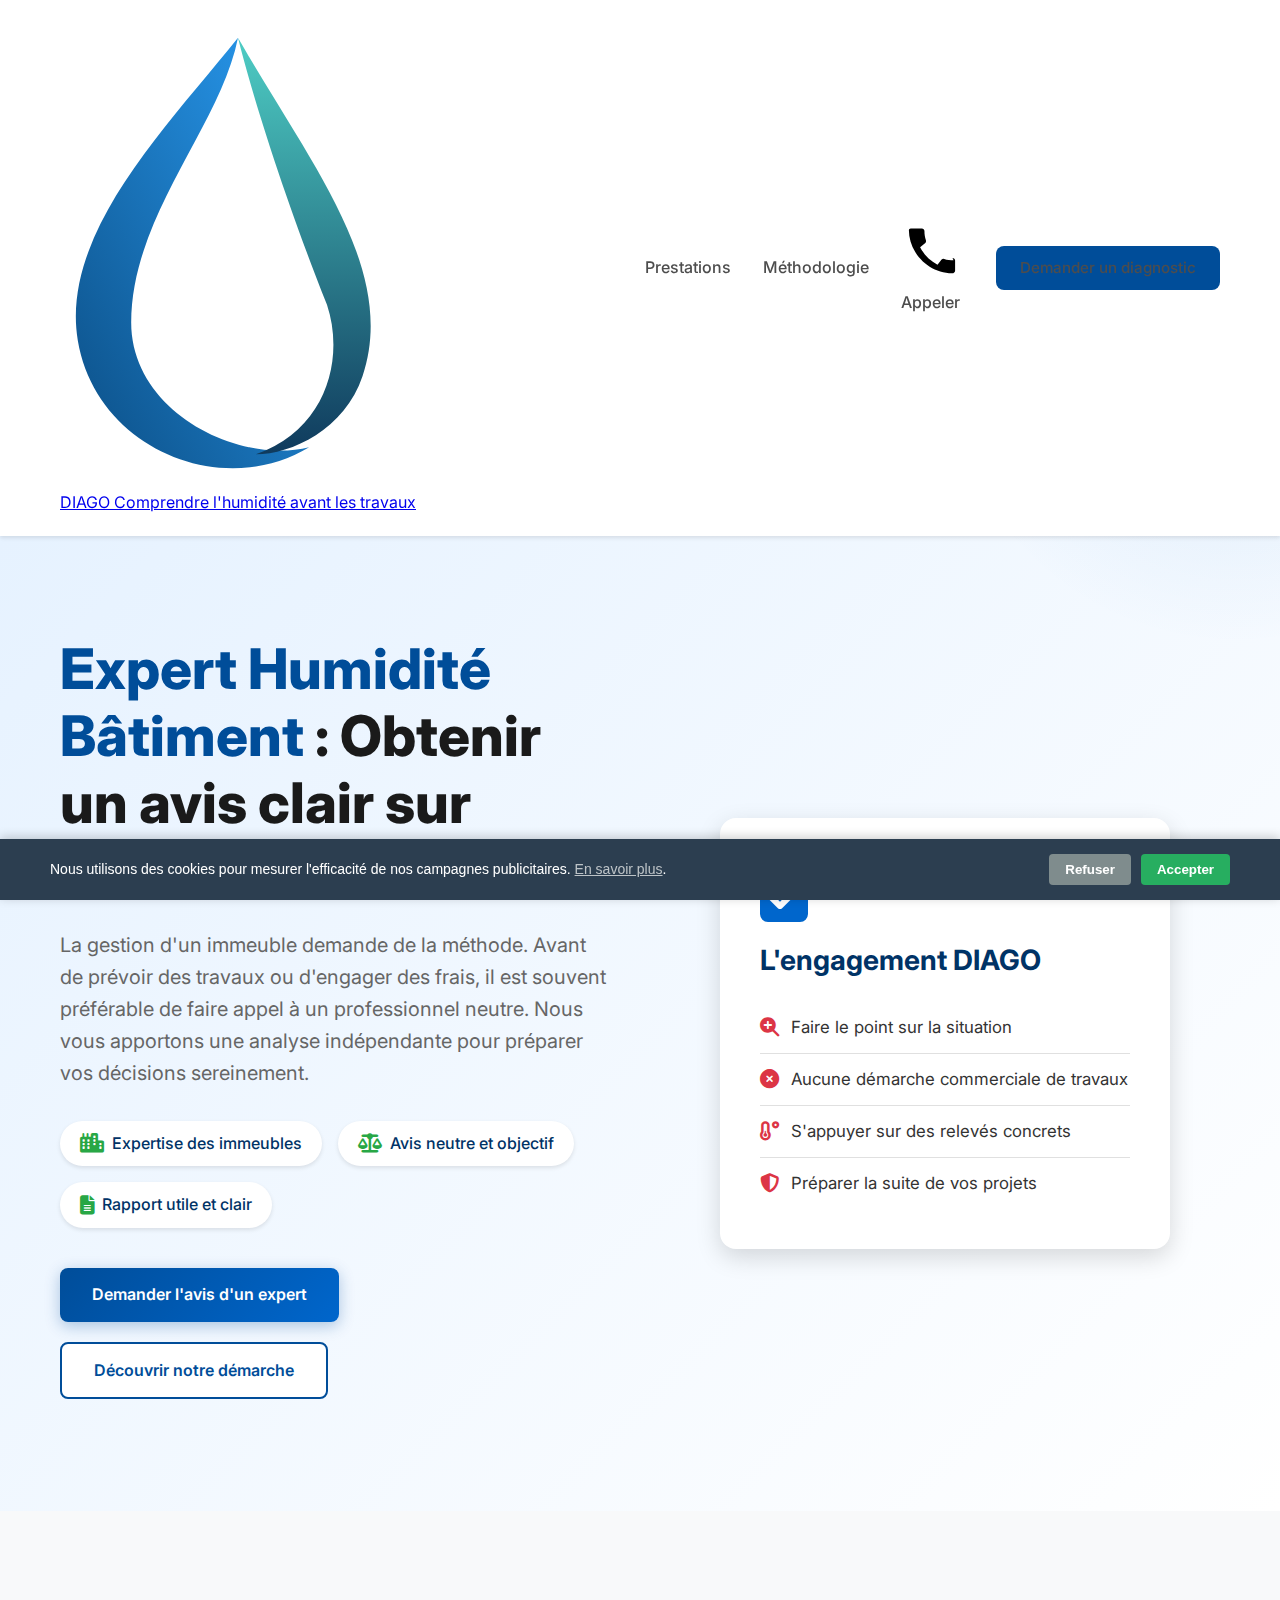
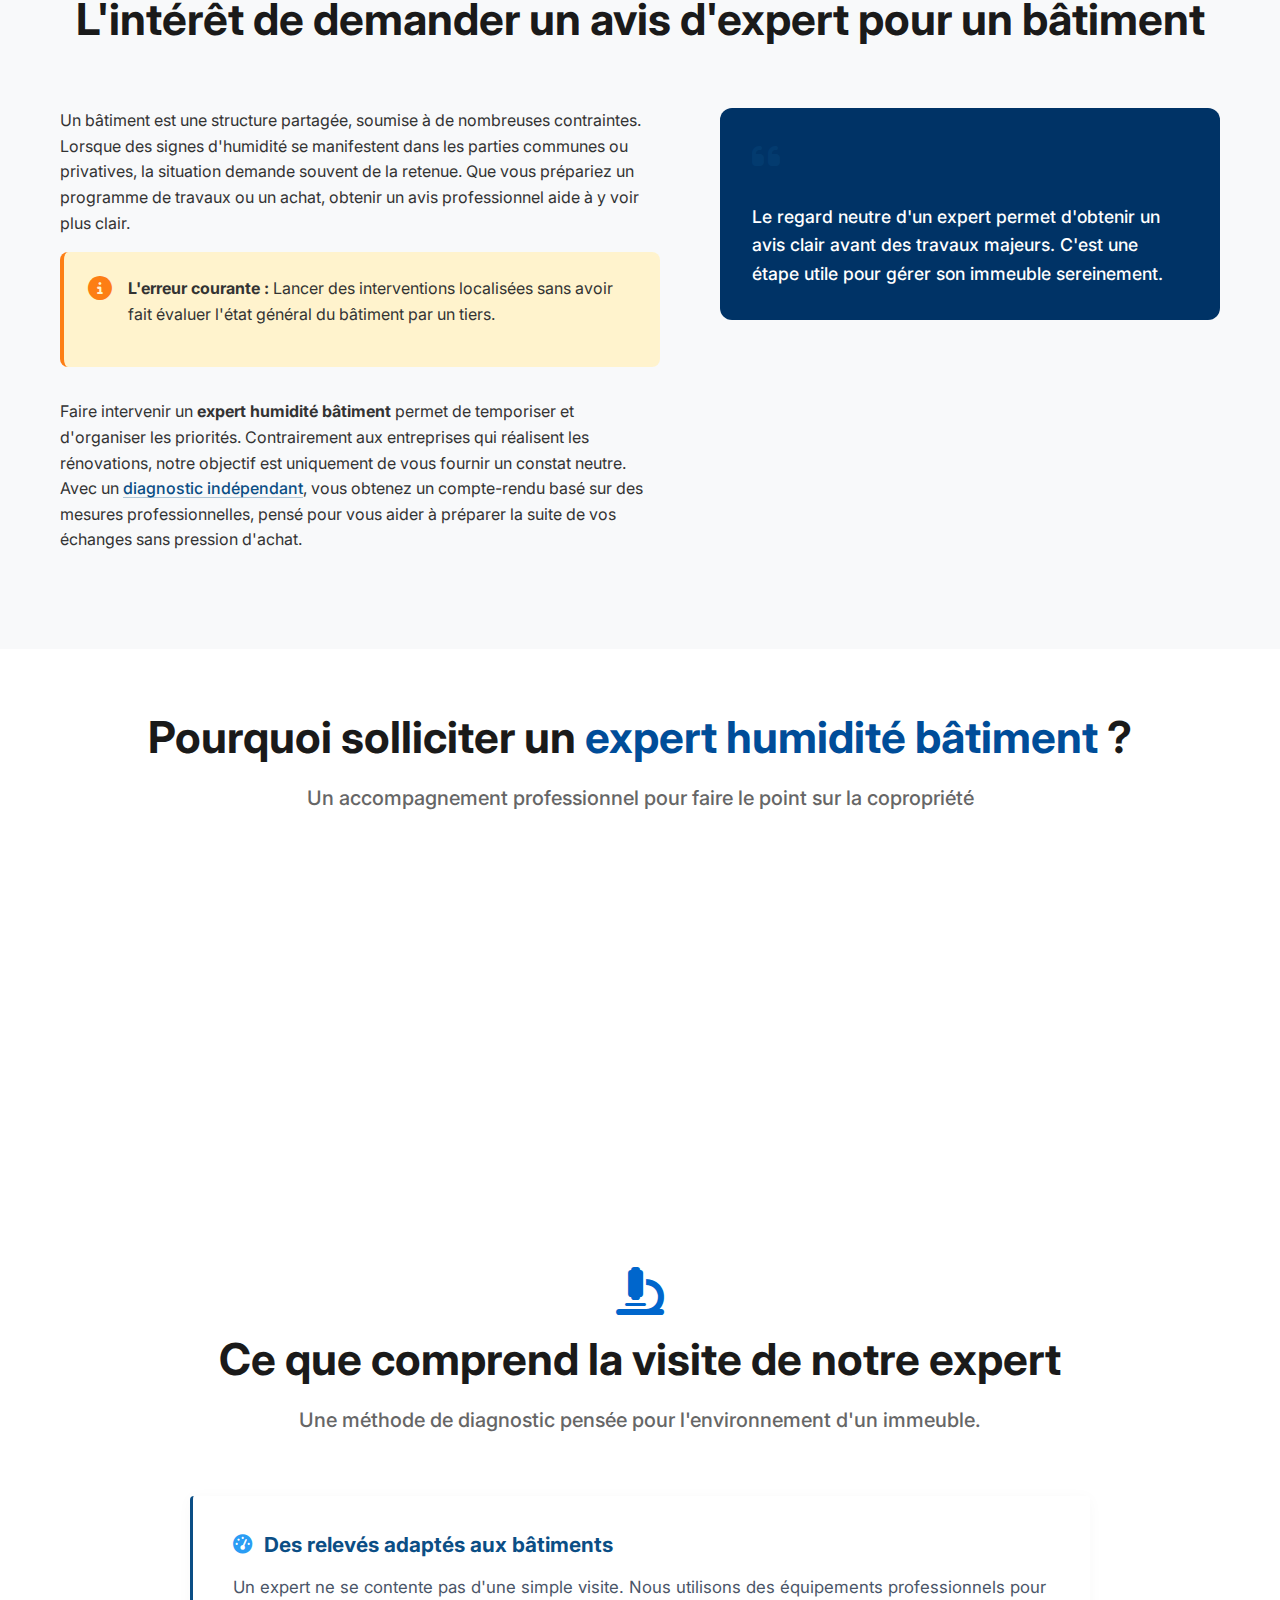
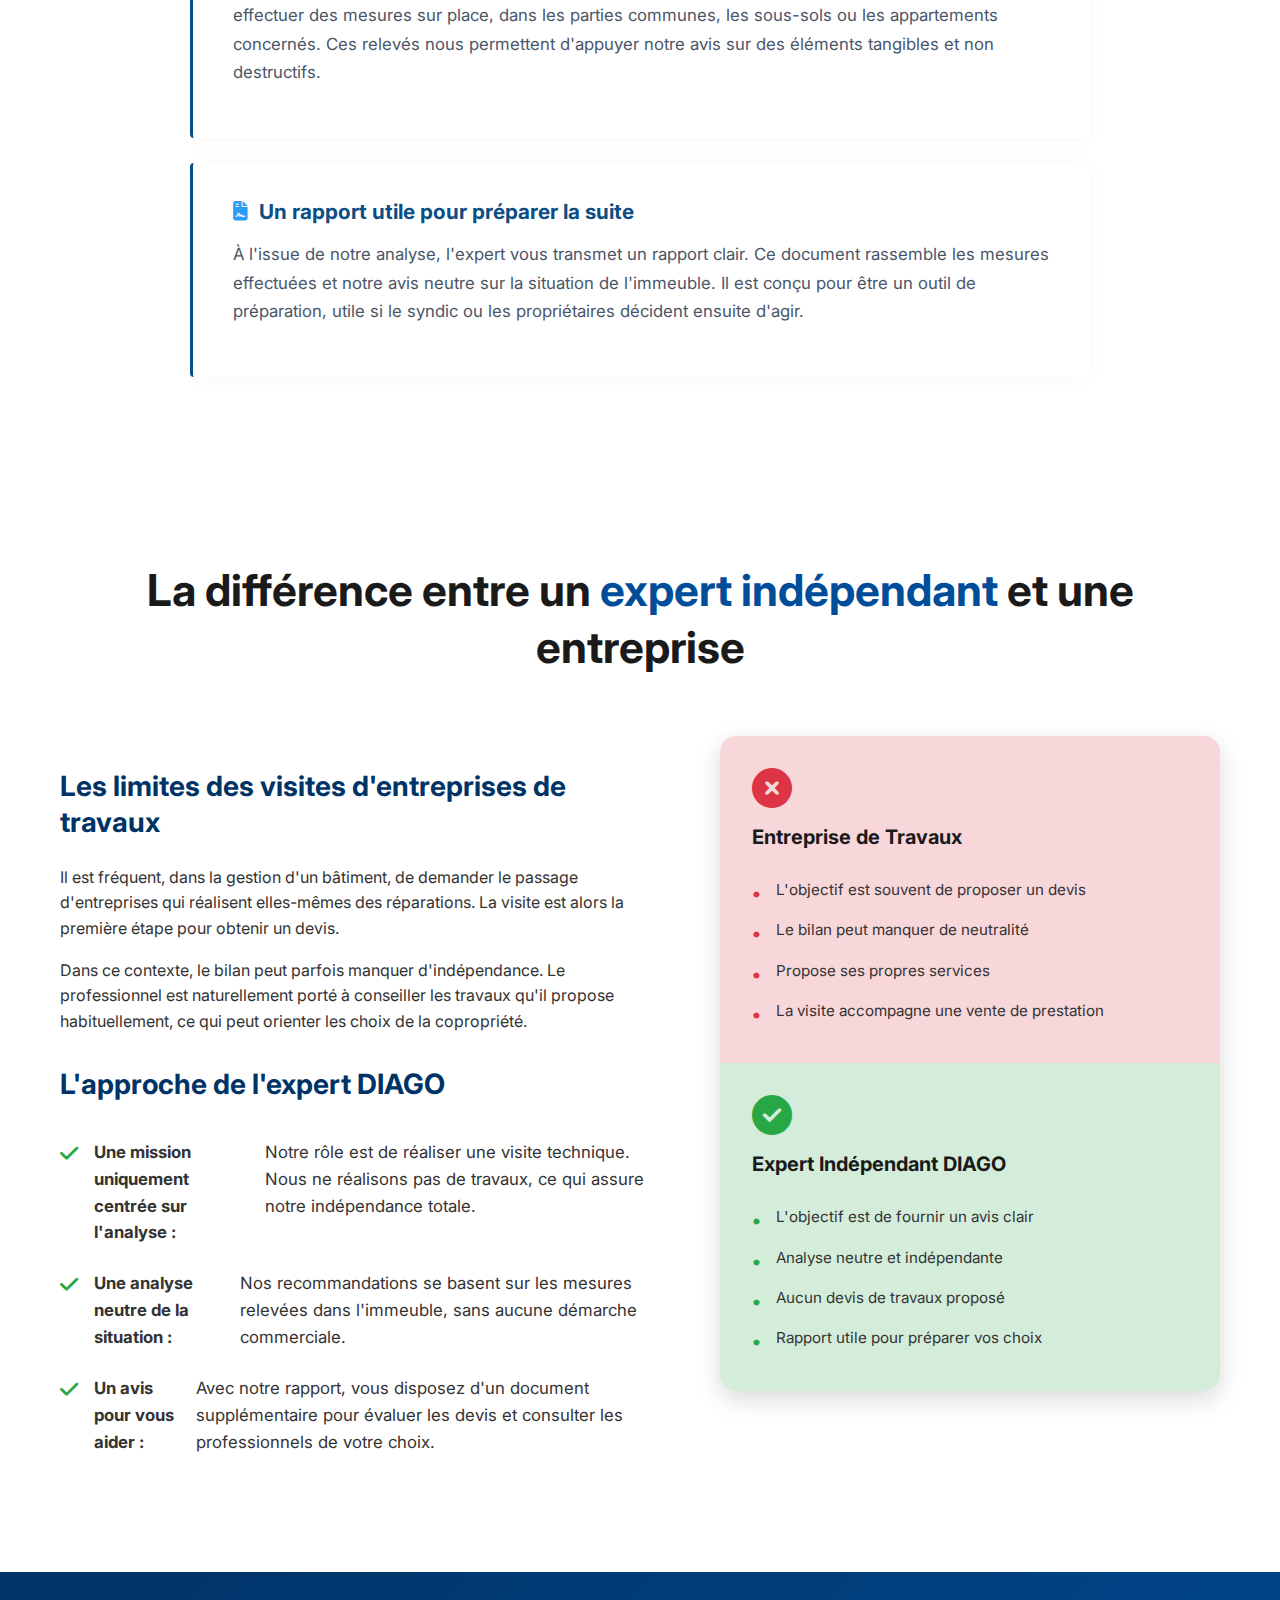
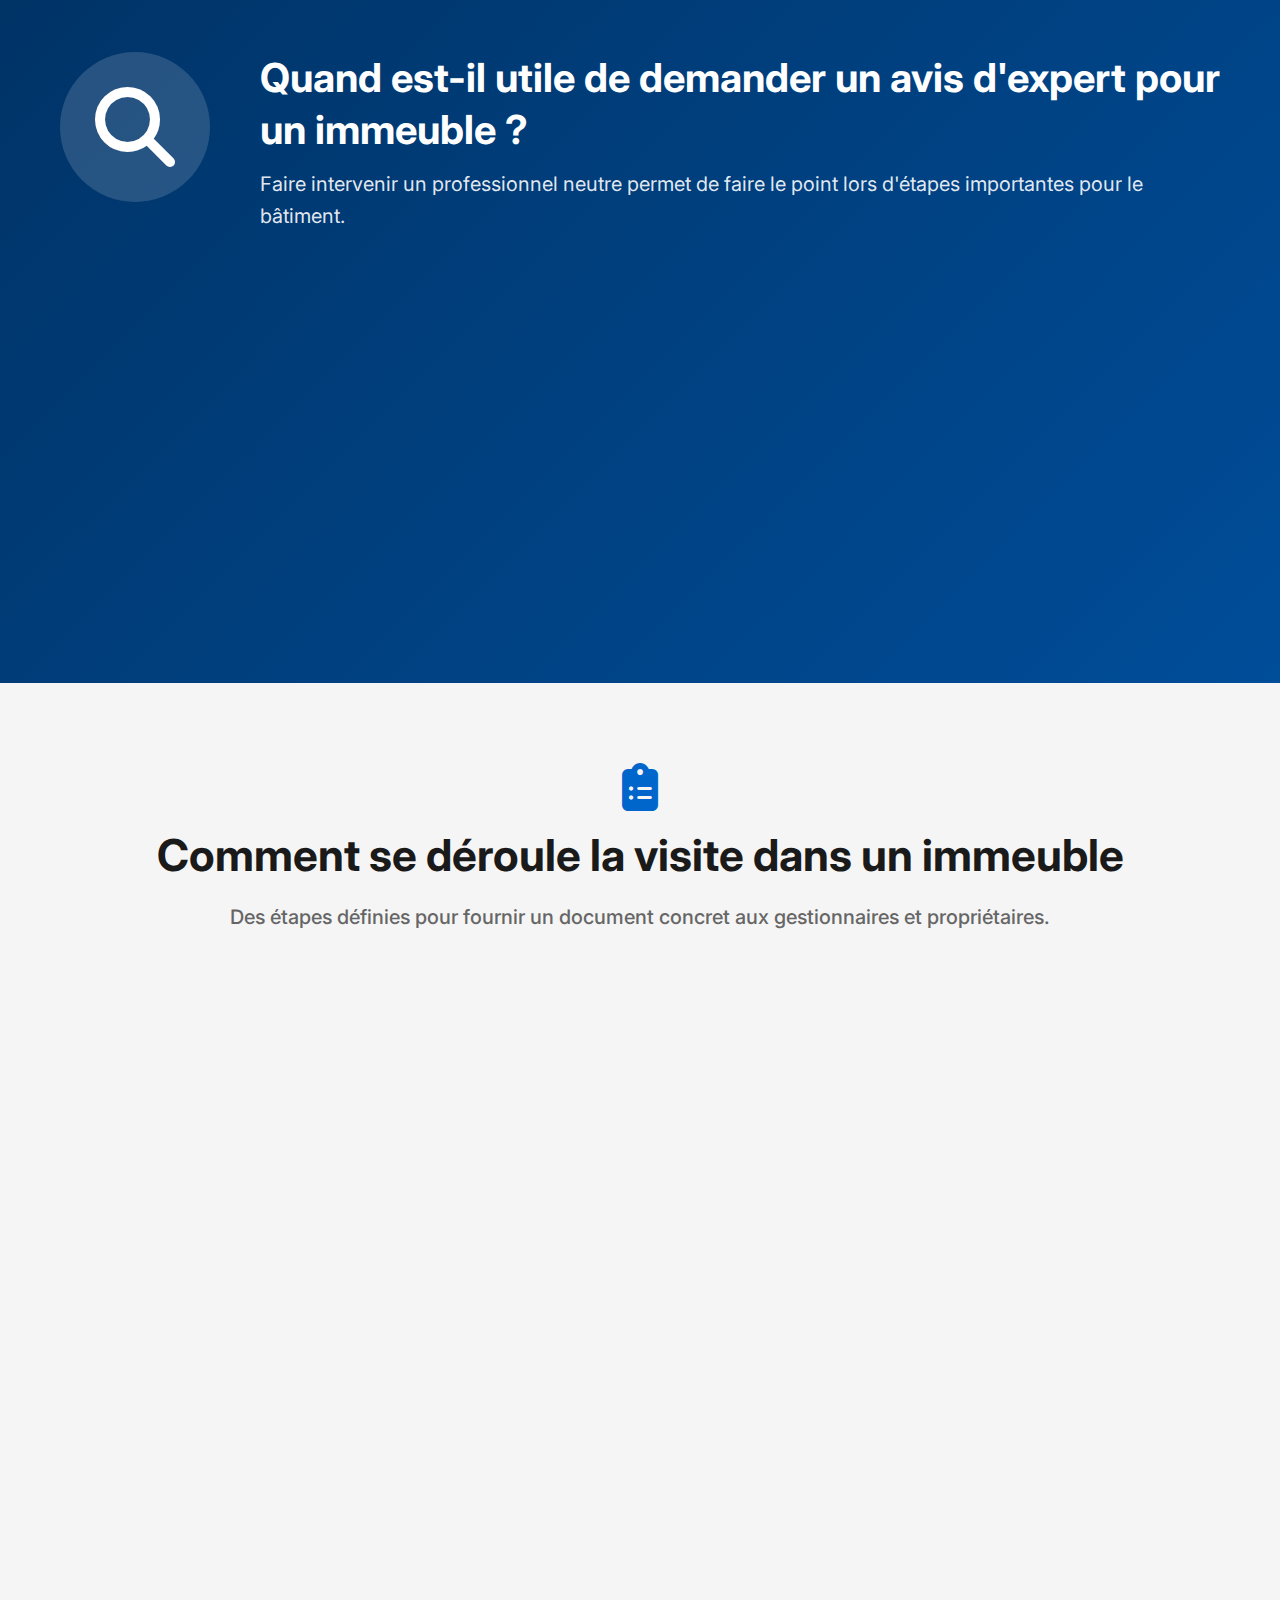
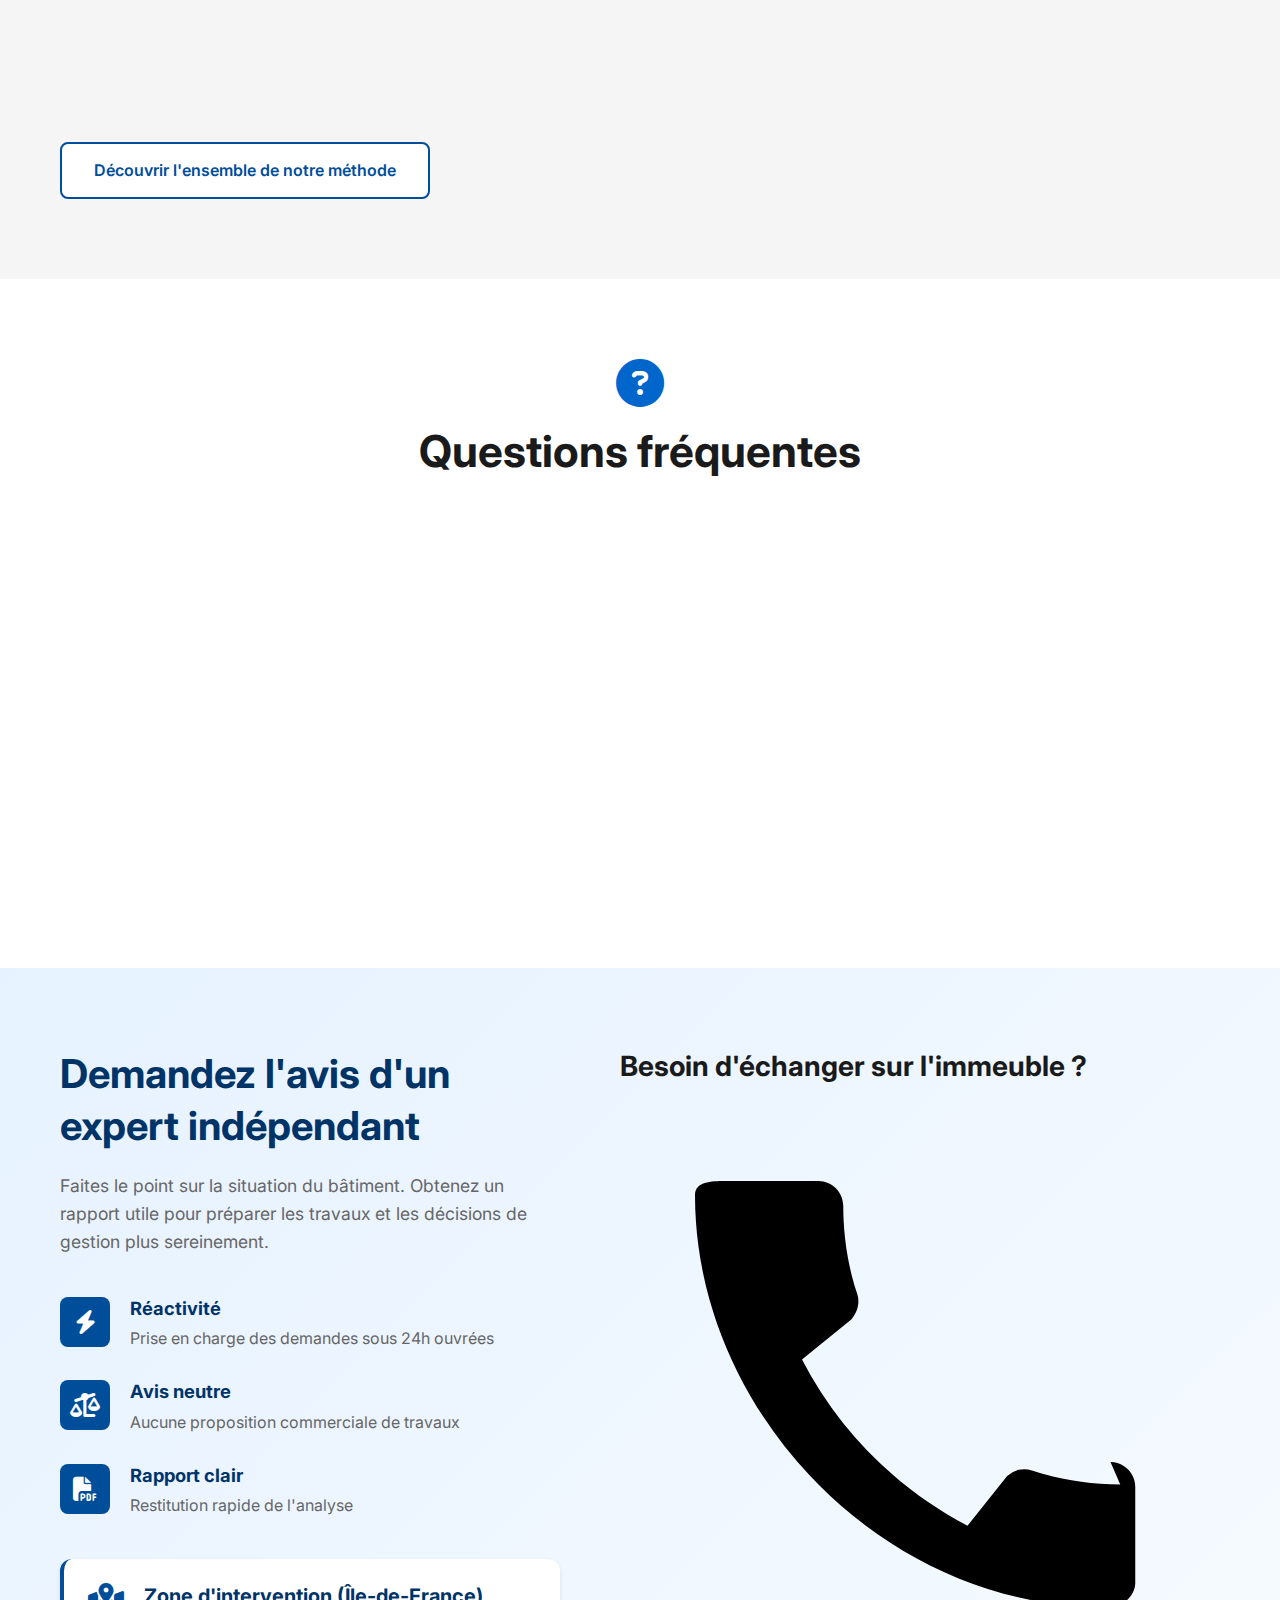
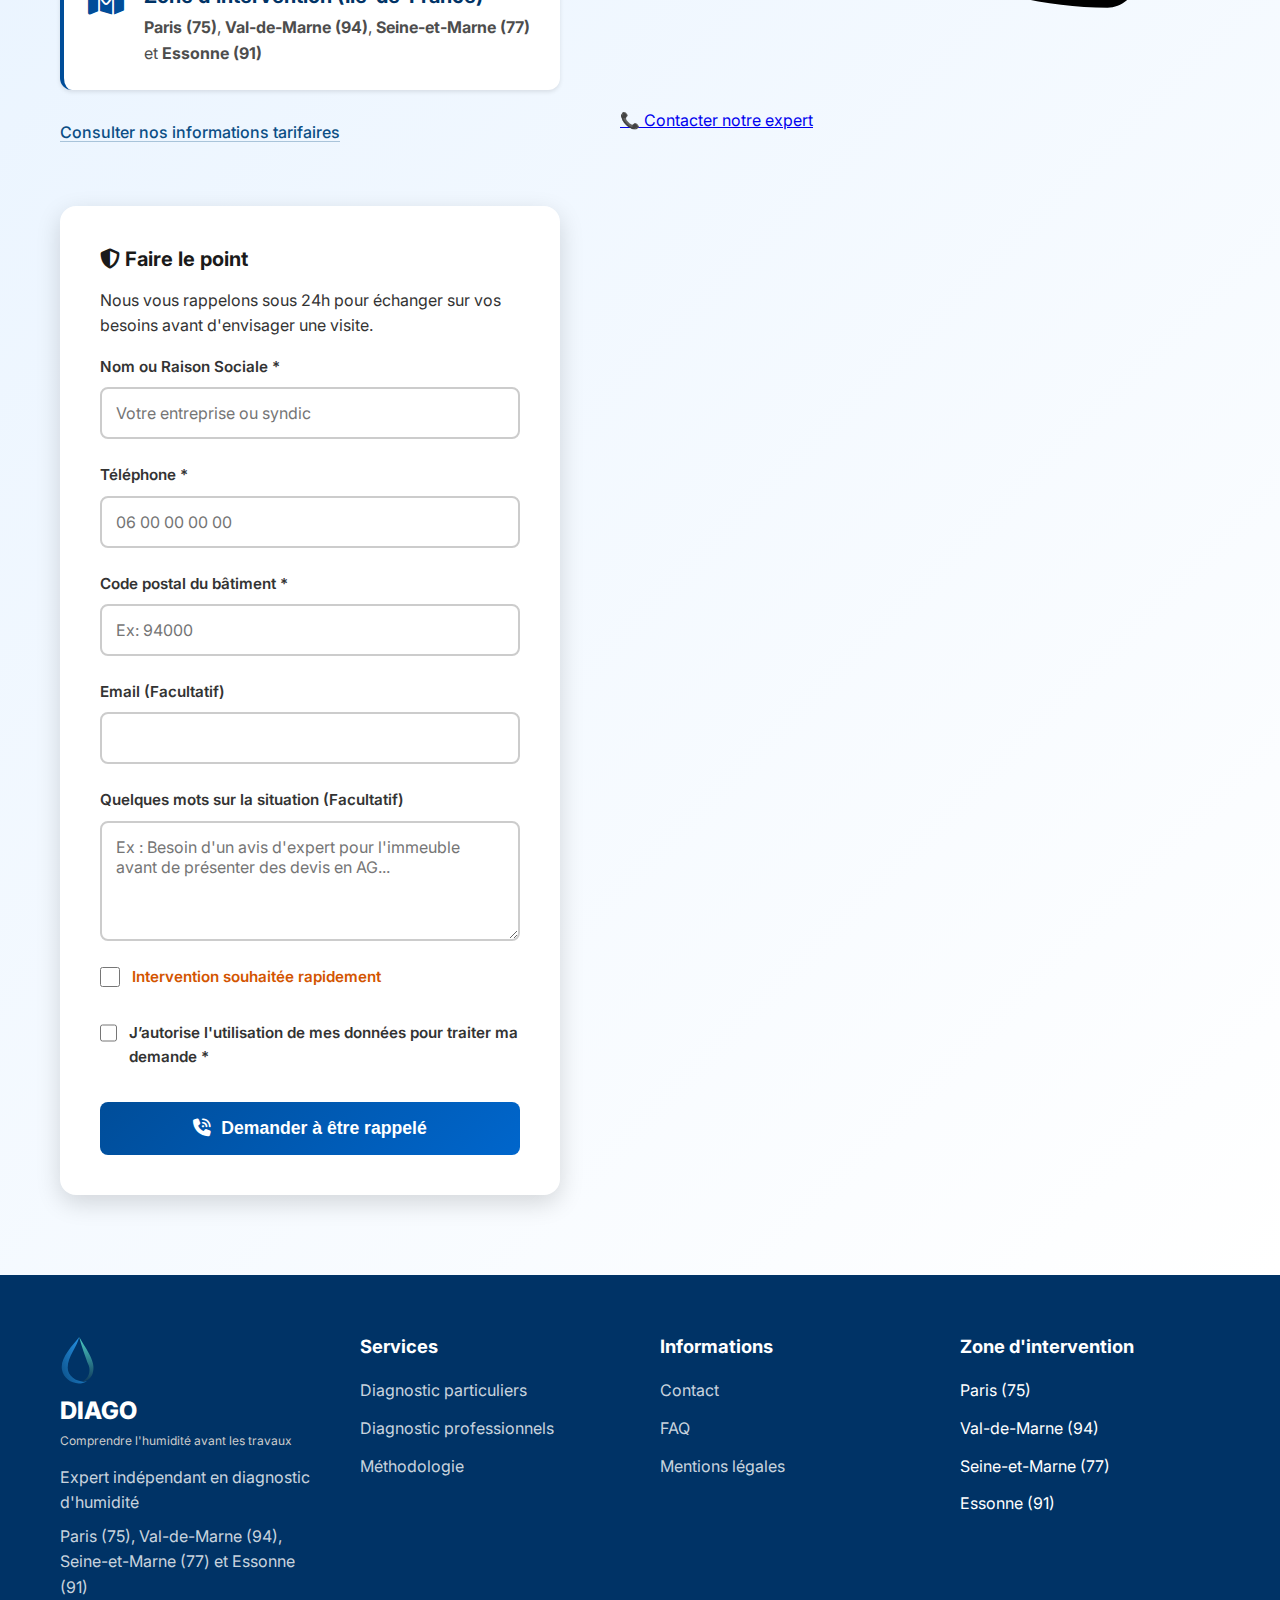
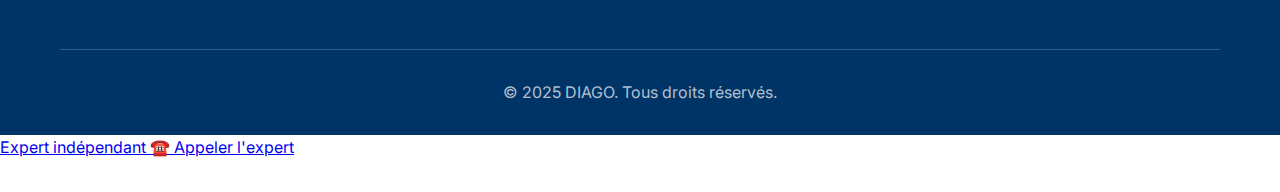
<file: expert-humidite-batiment.html>
<!DOCTYPE html>
<html lang="fr-FR">
<head>

<script type="text/javascript">
    (function(c,l,a,r,i,t,y){
        c[a]=c[a]||function(){(c[a].q=c[a].q||[]).push(arguments)};
        t=l.createElement(r);t.async=1;t.src="https://www.clarity.ms/tag/"+i;
        y=l.getElementsByTagName(r)[0];y.parentNode.insertBefore(t,y);
    })(window, document, "clarity", "script", "v8ih3ie254");
</script>

<link rel="icon" type="image/png" href="/favicon.png">

    <!-- Google tag (gtag.js) -->
<script async src="https://www.googletagmanager.com/gtag/js?id=AW-17902488856">
</script>
<script>
  window.dataLayer = window.dataLayer || [];
  function gtag(){dataLayer.push(arguments);}
  gtag('js', new Date());

  gtag('config', 'AW-17902488856');
</script>
    <script>
  window.dataLayer = window.dataLayer || [];
  function gtag(){dataLayer.push(arguments);}

  // 1. Définir le consentement par défaut sur "REFUSÉ" (Important pour Google Ads)
  gtag('consent', 'default', {
    'ad_storage': 'denied',
    'ad_user_data': 'denied',
    'ad_personalization': 'denied',
    'analytics_storage': 'denied',
    'wait_for_update': 500
  });
  
  // 2. Charger le script Google
  gtag('js', new Date());
  gtag('config', 'AW-17902488856');
</script>

<script async src="https://www.googletagmanager.com/gtag/js?id=AW-17902488856"></script>

    <!-- Event snippet for Demande de devis conversion page -->
<script>
function gtag_report_conversion(url) {
  var callback = function () {
    if (typeof(url) != 'undefined') {
      window.location = url;
    }
  };
  gtag('event', 'conversion', {
      'send_to': 'AW-17902488856/LjcRCMzd-OsbEJiaydhC',
      'value': 1.0,
      'currency': 'EUR',
      'event_callback': callback
  });
  return false;
}
</script>

    <meta charset="UTF-8">
    <meta name="viewport" content="width=device-width, initial-scale=1.0">
    
    <!-- SEO Technique & Indexation -->
    <title>Expert humidité bâtiment : diagnostic indépendant | DIAGO</title>
    <meta name="description" content="Expert humidité bâtiment indépendant pour obtenir un avis clair, des mesures fiables et un rapport utile avant travaux ou achat.">
    <meta name="robots" content="index, follow, max-image-preview:large">
    <link rel="canonical" href="https://www.diago-humidite.fr/expert-humidite-batiment.html">
    
    <!-- Optimisation Performance (Preconnect) -->
    <link rel="preconnect" href="https://fonts.googleapis.com">
    <link rel="preconnect" href="https://fonts.gstatic.com" crossorigin>
    <link rel="preconnect" href="https://cdn.jsdelivr.net">

    <!-- Géolocalisation (SEO Local) -->
    <meta name="geo.region" content="FR-IDF">
    <meta name="geo.placename" content="Île-de-France">
    
    <!-- Open Graph / Réseaux Sociaux -->
    <meta property="og:type" content="article">
    <meta property="og:locale" content="fr_FR">
    <meta property="og:site_name" content="DIAGO">
    <meta property="og:title" content="Expert humidité bâtiment : diagnostic indépendant | DIAGO">
    <meta property="og:description" content="Obtenez un avis neutre sur l'état de votre immeuble. Une expertise indépendante pour préparer vos travaux et orienter vos décisions.">
    <meta property="og:url" content="https://www.diago-humidite.fr/expert-humidite-batiment.html">
    <meta property="og:image" content="https://www.diago-humidite.fr/images/share-image-batiment.jpg">

    <!-- Twitter Cards -->
    <meta name="twitter:card" content="summary_large_image">
    <meta name="twitter:title" content="Expert humidité bâtiment | Diagnostic indépendant">
    <meta name="twitter:description" content="Avis neutre pour les immeubles et copropriétés. Aucune proposition de travaux, uniquement une analyse claire pour préparer la suite.">

    <!-- Styles -->
    <link rel="stylesheet" href="css/style.css">
    <link href="https://fonts.googleapis.com/css2?family=Inter:wght@300;400;500;600;700;800&display=swap" rel="stylesheet">
    <link rel="stylesheet" href="https://cdn.jsdelivr.net/npm/@fortawesome/fontawesome-free@6.4.0/css/all.min.css">
    <link rel="stylesheet" href="https://fonts.googleapis.com/css2?family=Montserrat:wght@400;700&display=swap">

    <!-- Schema.org (JSON-LD) : Hub Page + Breadcrumb + FAQ -->
    <script type="application/ld+json">
    {
      "@context": "https://schema.org",
      "@graph": [
        {
          "@type": "Service",
          "@id": "https://www.diago-humidite.fr/expert-humidite-batiment.html",
          "url": "https://www.diago-humidite.fr/expert-humidite-batiment.html",
          "name": "Expert Humidité Bâtiment",
          "description": "Expert humidité bâtiment indépendant proposant une analyse neutre, des mesures professionnelles et un rapport clair pour les immeubles et copropriétés.",
          "provider": {
            "@type": "ProfessionalService",
            "name": "DIAGO",
            "logo": "https://www.diago-humidite.fr/logo.png",
            "image": "https://www.diago-humidite.fr/images/share-image-batiment.jpg",
            "address": {
              "@type": "PostalAddress",
              "addressRegion": "Île-de-France",
              "addressCountry": "FR"
            }
          },
          "areaServed": ["Paris", "Val-de-Marne", "Seine-et-Marne", "Essonne"]
        },
        {
          "@type": "BreadcrumbList",
          "itemListElement": [
            {
              "@type": "ListItem",
              "position": 1,
              "name": "Accueil",
              "item": "https://www.diago-humidite.fr/"
            },
            {
              "@type": "ListItem",
              "position": 2,
              "name": "Expertise Humidité",
              "item": "https://www.diago-humidite.fr/expertise-humidite.html"
            },
            {
              "@type": "ListItem",
              "position": 3,
              "name": "Expert Humidité Bâtiment",
              "item": "https://www.diago-humidite.fr/expert-humidite-batiment.html"
            }
          ]
        },
        {
          "@type": "FAQPage",
          "mainEntity": [
            {
              "@type": "Question",
              "name": "Pourquoi faire appel à un expert pour un bâtiment plutôt qu'à une entreprise de travaux ?",
              "acceptedAnswer": {
                "@type": "Answer",
                "text": "La gestion d'un immeuble demande de la prudence. Un expert indépendant n'a aucun intérêt à vous vendre des travaux. Son analyse est neutre, ce qui vous permet de disposer d'un avis clair pour voter les bonnes interventions en assemblée ou lancer vos appels d'offres."
              }
            },
            {
              "@type": "Question",
              "name": "L'expert intervient-il sur tout l'immeuble ou seulement dans un appartement ?",
              "acceptedAnswer": {
                "@type": "Answer",
                "text": "L'intervention s'adapte à vos besoins. L'expert peut analyser l'ensemble des parties communes, les sous-sols, les façades ou se concentrer sur l'interaction entre les zones privatives et le reste du bâtiment pour comprendre la situation globale."
              }
            },
            {
              "@type": "Question",
              "name": "Comment le rapport de l'expert aide-t-il le syndic ou les propriétaires ?",
              "acceptedAnswer": {
                "@type": "Answer",
                "text": "Le rapport fournit un document clair basé sur des relevés professionnels. Il est particulièrement utile pour échanger factuellement avec les assurances, comparer des devis d'artisans ou préparer les décisions de la copropriété."
              }
            }
          ]
        }
      ]
    }
    </script>
    
    <style>
        /* Styles spécifiques pour le maillage éditorial premium - Version épurée et subtile */
        .editorial-hub-block {
            background: #ffffff;
            border-radius: 4px;
            padding: 35px 40px;
            margin-bottom: 25px;
            border-left: 3px solid #0b4e85;
            box-shadow: 0 2px 15px rgba(0,0,0,0.03);
            transition: transform 0.3s ease, box-shadow 0.3s ease;
        }
        .editorial-hub-block:hover {
            transform: translateY(-2px);
            box-shadow: 0 4px 20px rgba(0,0,0,0.05);
        }
        .editorial-hub-title {
            color: #0b4e85;
            font-size: 1.3rem;
            margin-bottom: 15px;
            display: flex;
            align-items: center;
            font-weight: 700;
        }
        .editorial-hub-title i {
            margin-right: 12px;
            color: #2a9df4;
            font-size: 1.2rem;
        }
        .editorial-hub-text {
            color: #4a5568;
            font-size: 1.05rem;
            line-height: 1.7;
        }
        .premium-link {
            color: #0b4e85;
            font-weight: 500;
            text-decoration: underline;
            text-decoration-color: rgba(11, 78, 133, 0.3);
            text-underline-offset: 3px;
            transition: all 0.2s ease;
        }
        .premium-link:hover {
            color: #2a9df4;
            text-decoration-color: #2a9df4;
        }

        /* Correction pour garder les liens blancs sur fond sombre (blocs avantages) */
        .advantage-item .premium-link {
            color: #ffffff;
            text-decoration-color: rgba(255, 255, 255, 0.4);
        }
        .advantage-item .premium-link:hover {
            color: #4ecdc4; /* Touche de cyan au survol pour rester cohérent avec la charte */
            text-decoration-color: #4ecdc4;
        }
    </style>
</head>
<body>
    <!-- Header Identique -->
    <header class="header">
        <div class="container">
            <div class="header-content"> 
                <a href="index.html" class="logo-link" aria-label="Retour à l'accueil Diago">
                <div class="diago-logo header-logo">
                    <svg class="logo-icon" viewBox="0 0 100 130" xmlns="http://www.w3.org/2000/svg" role="img" aria-label="Logo Diago">
                        <defs>
                            <linearGradient id="gradBlue" x1="0%" y1="100%" x2="100%" y2="0%">
                                <stop offset="0%" style="stop-color:#0b4e85"/>
                                <stop offset="100%" style="stop-color:#2a9df4"/>
                            </linearGradient>

                            <linearGradient id="gradTeal" x1="0%" y1="100%" x2="0%" y2="0%">
                                <stop offset="0%" style="stop-color:#0f3a5d"/>
                                <stop offset="100%" style="stop-color:#4ecdc4"/>
                            </linearGradient>
                        </defs>

                        <path d="M 50 5 C 30 30, 0 60, 5 90 C 10 120, 45 135, 70 120 C 50 125, 20 110, 20 85 C 20 55, 45 30, 50 5 Z"
                              fill="url(#gradBlue)" />

                        <path d="M 50 5 C 70 40, 95 70, 85 100 C 80 115, 65 122, 55 122 C 75 115, 80 95, 75 80 C 65 55, 55 25, 50 5 Z"
                              fill="url(#gradTeal)" />
                    </svg>

                    <div class="logo-text">
                        <span class="brand-name">DIAGO</span>
                        <span class="tagline">Comprendre l'humidité avant les travaux</span>
                    </div>
                </div>
                </a>
                <nav class="nav" role="navigation">
                    <a href="/index.html#prestations">Prestations</a>
                    <a href="/index.html#methode">Méthodologie</a>
                    <a href="#" id="btn-appel-header" class="btn-call header-cta" aria-label="Appeler gratuitement">
                        <svg viewBox="0 0 24 24" aria-hidden="true"><path d="M20.01 15.38c-1.23 0-2.42-.2-3.53-.56a.977.977 0 0 0-1.01.24l-1.57 1.97c-2.83-1.49-5.15-3.8-6.62-6.65l1.97-1.6c.26-.29.35-.69.24-1.02-.37-1.11-.56-2.3-.56-3.53 0-.54-.45-.99-.99-.99H4.19C3.65 3.25 3 3.25 3 3.81c0 8.61 7.43 16.5 16.5 16.5.56 0 1.11-.45 1.11-.99v-3.85c0-.54-.45-.99-.99-.99z"/></svg>
                        <span>Appeler</span>
                    </a>
                    <a href="#contact" class="btn-primary-small">Demander un diagnostic</a>
                </nav>
                <button class="mobile-menu-toggle" aria-label="Ouvrir le menu">
                    <i class="fas fa-bars" aria-hidden="true"></i>
                </button>
            </div> 
        </div>
    </header>

    <!-- Mobile Menu -->
    <div class="mobile-menu">
        <a href="/index.html#prestations">Prestations</a>
        <a href="/index.html#methode">Méthodologie</a>
        <a href="#contact">Contact</a>
    </div>

    <!-- MAIN CONTENT - EXPERT HUMIDITE BATIMENT -->
    <main>
        
        <!-- Hero Section -->
        <section class="hero">
            <div class="container">
                <div class="hero-content">
                    <div class="hero-text">
                        <h1><span class="highlight">Expert Humidité Bâtiment</span> : Obtenir un avis clair sur votre immeuble</h1>
                        <p class="hero-subtitle">La gestion d'un immeuble demande de la méthode. Avant de prévoir des travaux ou d'engager des frais, il est souvent préférable de faire appel à un professionnel neutre. Nous vous apportons une analyse indépendante pour préparer vos décisions sereinement.</p>
                        <div class="hero-features">
                            <div class="feature-badge">
                                <i class="fas fa-city" aria-hidden="true"></i>
                                <span>Expertise des immeubles</span>
                            </div>
                            <div class="feature-badge">
                                <i class="fas fa-balance-scale" aria-hidden="true"></i>
                                <span>Avis neutre et objectif</span>
                            </div>
                            <div class="feature-badge">
                                <i class="fas fa-file-alt" aria-hidden="true"></i>
                                <span>Rapport utile et clair</span>
                            </div>
                        </div>
                        <div class="hero-cta">
                            <a href="#contact" class="btn-primary">Demander l'avis d'un expert</a>
                            <a href="/methodologie.html" class="btn-secondary">Découvrir notre démarche</a>
                        </div>
                    </div>
                    <div class="hero-image">
                        <div class="hero-card">
                            <i class="fas fa-clipboard-check" aria-hidden="true"></i>
                            <h3>L'engagement DIAGO</h3>
                            <ul>
                                <li><i class="fas fa-search-plus" aria-hidden="true"></i> Faire le point sur la situation</li>
                                <li><i class="fas fa-times-circle" aria-hidden="true"></i> Aucune démarche commerciale de travaux</li>
                                <li><i class="fas fa-temperature-low" aria-hidden="true"></i> S'appuyer sur des relevés concrets</li>
                                <li><i class="fas fa-shield-alt" aria-hidden="true"></i> Préparer la suite de vos projets</li>
                            </ul>
                        </div>
                    </div>
                </div>
            </div>
        </section>

        <!-- Intro : L'importance d'un regard expert pour un bâtiment -->
        <section class="problem-section" style="background-color: #f8f9fa;">
            <div class="container">
                <div class="section-header">
                    <h2>L'intérêt de demander un avis d'expert pour un bâtiment</h2>
                </div>
                <div class="problem-content">
                    <div class="problem-text">
                        <p>Un bâtiment est une structure partagée, soumise à de nombreuses contraintes. Lorsque des signes d'humidité se manifestent dans les parties communes ou privatives, la situation demande souvent de la retenue. Que vous prépariez un programme de travaux ou un achat, obtenir un avis professionnel aide à y voir plus clair.</p>
                        
                        <div class="alert-box">
                            <i class="fas fa-info-circle" aria-hidden="true"></i>
                            <p><strong>L'erreur courante :</strong> Lancer des interventions localisées sans avoir fait évaluer l'état général du bâtiment par un tiers.</p>
                        </div>
                        
                        <p>Faire intervenir un <strong>expert humidité bâtiment</strong> permet de temporiser et d'organiser les priorités. Contrairement aux entreprises qui réalisent les rénovations, notre objectif est uniquement de vous fournir un constat neutre. Avec un <a href="/diagnostic-humidite-independant.html" class="premium-link">diagnostic indépendant</a>, vous obtenez un compte-rendu basé sur des mesures professionnelles, pensé pour vous aider à préparer la suite de vos échanges sans pression d'achat.</p>
                    </div>
                    <div class="problem-image">
                        <div class="quote-box" style="margin-top: 0; height: 100%; display: flex; flex-direction: column; justify-content: center;">
                            <i class="fas fa-quote-left" aria-hidden="true" style="font-size: 2rem; color: #0b4e85;"></i>
                            <p style="font-size: 1.1rem; line-height: 1.6; font-weight: 500; margin-top: 15px;">Le regard neutre d'un expert permet d'obtenir un avis clair avant des travaux majeurs. C'est une étape utile pour gérer son immeuble sereinement.</p>
                        </div>
                    </div>
                </div>
            </div>
        </section>

        <!-- Pourquoi choisir un expert indépendant pour un bâtiment -->
        <section class="trust-section">
            <div class="container">
                <div class="section-header">
                    <h2>Pourquoi solliciter un <span class="highlight">expert humidité bâtiment</span> ?</h2>
                    <p class="section-subtitle">Un accompagnement professionnel pour faire le point sur la copropriété</p>
                </div>
                <div class="trust-grid">
                    <div class="trust-item">
                        <div class="trust-icon">
                            <i class="fas fa-eye" aria-hidden="true"></i>
                        </div>
                        <h4>Évaluer la situation</h4>
                        <p>Un expert prend le recul nécessaire pour observer l'immeuble. Cette approche globale permet de disposer d'un avis clair avant de consulter des artisans.</p>
                    </div>
                    <div class="trust-item">
                        <div class="trust-icon">
                            <i class="fas fa-wallet" aria-hidden="true"></i>
                        </div>
                        <h4>Prudence sur les budgets</h4>
                        <p>Un avis neutre vous aide à mieux évaluer l'utilité des travaux, en évitant de vous engager vers des réfections coûteuses si elles ne sont pas prioritaires.</p>
                    </div>
                    <div class="trust-item">
                        <div class="trust-icon">
                            <i class="fas fa-handshake" aria-hidden="true"></i>
                        </div>
                        <h4>Préparer les décisions</h4>
                        <p>Avec un rapport concret, vous disposez d'un document très utile pour justifier des choix en assemblée générale ou consulter des professionnels.</p>
                    </div>
                    <div class="trust-item">
                        <div class="trust-icon">
                            <i class="fas fa-building" aria-hidden="true"></i>
                        </div>
                        <h4>Un regard professionnel</h4>
                        <p>Que le bâtiment soit un immeuble ancien, une résidence récente ou un local, une visite neutre vous aide à faire le point sur l'état des espaces.</p>
                    </div>
                </div>
            </div>
        </section>

        <!-- Ce que comprend l'intervention -->
        <section class="services-section">
            <div class="container">
                <div class="section-header">
                    <i class="fas fa-microscope" aria-hidden="true"></i>
                    <h2>Ce que comprend la visite de notre expert</h2>
                    <p class="section-subtitle">Une méthode de diagnostic pensée pour l'environnement d'un immeuble.</p>
                </div>
                
                <div class="services-content">
                    <div style="max-width: 900px; margin: 0 auto;">
                        
                        <!-- Bloc Éditorial 1 -->
                        <div class="editorial-hub-block">
                            <h3 class="editorial-hub-title"><i class="fas fa-tachometer-alt" aria-hidden="true"></i>Des relevés adaptés aux bâtiments</h3>
                            <div class="editorial-hub-text">
                                <p>Un expert ne se contente pas d'une simple visite. Nous utilisons des équipements professionnels pour effectuer des mesures sur place, dans les parties communes, les sous-sols ou les appartements concernés. Ces relevés nous permettent d'appuyer notre avis sur des éléments tangibles et non destructifs.</p>
                            </div>
                        </div>

                        <!-- Bloc Éditorial 2 -->
                        <div class="editorial-hub-block">
                            <h3 class="editorial-hub-title"><i class="fas fa-file-contract" aria-hidden="true"></i>Un rapport utile pour préparer la suite</h3>
                            <div class="editorial-hub-text">
                                <p>À l'issue de notre analyse, l'expert vous transmet un rapport clair. Ce document rassemble les mesures effectuées et notre avis neutre sur la situation de l'immeuble. Il est conçu pour être un outil de préparation, utile si le syndic ou les propriétaires décident ensuite d'agir.</p>
                            </div>
                        </div>

                    </div>
                </div>
            </div>
        </section>

        <!-- Indépendance VS Vente (Le regard d'un expert) -->
        <section class="problem-section" style="background-color: white;">
            <div class="container">
                <div class="section-header">
                    <h2>La différence entre un <span class="highlight">expert indépendant</span> et une entreprise</h2>
                </div>
                <div class="problem-content">
                    <div class="problem-text">
                        <h3>Les limites des visites d'entreprises de travaux</h3>
                        <p>Il est fréquent, dans la gestion d'un bâtiment, de demander le passage d'entreprises qui réalisent elles-mêmes des réparations. La visite est alors la première étape pour obtenir un devis.</p>
                        
                        <p>Dans ce contexte, le bilan peut parfois manquer d'indépendance. Le professionnel est naturellement porté à conseiller les travaux qu'il propose habituellement, ce qui peut orienter les choix de la copropriété.</p>

                        <h3>L'approche de l'expert DIAGO</h3>
                        <ul class="checkmark-list">
                            <li><i class="fas fa-check" aria-hidden="true"></i> <strong>Une mission uniquement centrée sur l'analyse :</strong> Notre rôle est de réaliser une visite technique. Nous ne réalisons pas de travaux, ce qui assure notre indépendance totale.</li>
                            <li><i class="fas fa-check" aria-hidden="true"></i> <strong>Une analyse neutre de la situation :</strong> Nos recommandations se basent sur les mesures relevées dans l'immeuble, sans aucune démarche commerciale.</li>
                            <li><i class="fas fa-check" aria-hidden="true"></i> <strong>Un avis pour vous aider :</strong> Avec notre rapport, vous disposez d'un document supplémentaire pour évaluer les devis et consulter les professionnels de votre choix.</li>
                        </ul>
                    </div>
                    <div class="problem-image">
                        <div class="comparison-card">
                            <div class="comparison-item bad">
                                <i class="fas fa-times-circle" aria-hidden="true"></i>
                                <h4>Entreprise de Travaux</h4>
                                <ul>
                                    <li>L'objectif est souvent de proposer un devis</li>
                                    <li>Le bilan peut manquer de neutralité</li>
                                    <li>Propose ses propres services</li>
                                    <li>La visite accompagne une vente de prestation</li>
                                </ul>
                            </div>
                            <div class="comparison-item good">
                                <i class="fas fa-check-circle" aria-hidden="true"></i>
                                <h4>Expert Indépendant DIAGO</h4>
                                <ul>
                                    <li>L'objectif est de fournir un avis clair</li>
                                    <li>Analyse neutre et indépendante</li>
                                    <li>Aucun devis de travaux proposé</li>
                                    <li>Rapport utile pour préparer vos choix</li>
                                </ul>
                            </div>
                        </div>
                    </div>
                </div>
            </div>
        </section>

        <!-- Dans quels cas faire appel à un expert -->
        <section class="professional-section" style="background-color: #f1f5f9;">
            <div class="container">
                <div class="professional-content">
                    <div class="professional-icon">
                        <i class="fas fa-search" aria-hidden="true"></i>
                    </div>
                    <div class="professional-text">
                        <h2>Quand est-il utile de demander un avis d'expert pour un immeuble ?</h2>
                        <p class="professional-subtitle">Faire intervenir un professionnel neutre permet de faire le point lors d'étapes importantes pour le bâtiment.</p>
                        
                        <div class="advantages-grid" style="margin-top: 30px;">
                            <div class="advantage-item">
                                <i class="fas fa-building" aria-hidden="true"></i>
                                <span><strong>Lors d'un projet immobilier :</strong> Un <a href="/diagnostic-humidite-batiment.html" class="premium-link">diagnostic bâtiment</a> permet de faire le point de manière neutre sur l'état général avant un investissement.</span>
                            </div>
                            <div class="advantage-item">
                                <i class="fas fa-tools" aria-hidden="true"></i>
                                <span><strong>Avant de voter des travaux :</strong> Obtenir un avis extérieur permet au syndic et aux copropriétaires de préparer de futurs aménagements (isolation, façades) avec plus de recul.</span>
                            </div>
                            <div class="advantage-item">
                                <i class="fas fa-exclamation-triangle" aria-hidden="true"></i>
                                <span><strong>Face à des problèmes récurrents :</strong> Si des marques reviennent régulièrement dans les parties communes, l'avis d'un expert peut aider à clarifier la situation.</span>
                            </div>
                            <div class="advantage-item">
                                <i class="fas fa-balance-scale" aria-hidden="true"></i>
                                <span><strong>Pour évaluer des propositions :</strong> Si vous avez reçu des offres d'artisans très différentes, un regard neutre vous aide à mieux comprendre les besoins réels.</span>
                            </div>
                        </div>
                    </div>
                </div>
            </div>
        </section>

        <!-- Méthodologie du diagnostic -->
        <section class="methodology-section">
            <div class="container">
                <div class="section-header">
                    <i class="fas fa-clipboard-list" aria-hidden="true"></i>
                    <h2>Comment se déroule la visite dans un immeuble</h2>
                    <p class="section-subtitle">Des étapes définies pour fournir un document concret aux gestionnaires et propriétaires.</p>
                </div>
                <div class="methodology-steps">
                    <div class="step">
                        <div class="step-number">1</div>
                        <div class="step-content">
                            <h3>Échange et contexte</h3>
                            <p>L'expert prend le temps d'échanger avec vous pour bien comprendre l'historique du bâtiment et les observations des occupants.</p>
                        </div>
                        <div class="step-icon">
                            <i class="fas fa-eye" aria-hidden="true"></i>
                        </div>
                    </div>
                    <div class="step">
                        <div class="step-number">2</div>
                        <div class="step-content">
                            <h3>Relevés et mesures</h3>
                            <p>Nous utilisons des équipements de mesure pour évaluer la situation dans les espaces concernés, de manière non destructive.</p>
                        </div>
                        <div class="step-icon">
                            <i class="fas fa-tachometer-alt" aria-hidden="true"></i>
                        </div>
                    </div>
                    <div class="step">
                        <div class="step-number">3</div>
                        <div class="step-content">
                            <h3>Regroupement des données</h3>
                            <p>L'expert rassemble les différentes mesures effectuées pour avoir une lecture d'ensemble de la structure.</p>
                        </div>
                        <div class="step-icon">
                            <i class="fas fa-project-diagram" aria-hidden="true"></i>
                        </div>
                    </div>
                    <div class="step">
                        <div class="step-number">4</div>
                        <div class="step-content">
                            <h3>Remise du rapport</h3>
                            <p>Vous recevez un document clair, comprenant nos relevés et un avis neutre, pensé pour vous aider à préparer les prochaines étapes.</p>
                        </div>
                        <div class="step-icon">
                            <i class="fas fa-file-signature" aria-hidden="true"></i>
                        </div>
                    </div>
                </div>
                <div class="text-center" style="margin-top: 40px;">
                    <a href="/methodologie.html" class="btn-secondary">Découvrir l'ensemble de notre méthode</a>
                </div>
            </div>
        </section>

        <!-- FAQ Spécifique Expert -->
        <section id="faq" class="faq-section">
            <div class="container">
                <div class="section-header">
                    <i class="fas fa-question-circle" aria-hidden="true"></i>
                    <h2>Questions fréquentes</h2>
                </div>
                <div class="faq-grid">
                    <div class="faq-item">
                        <div class="faq-question">
                            <i class="fas fa-chevron-right" aria-hidden="true"></i>
                            <h3>Pourquoi payer un expert alors que des entreprises se déplacent gratuitement ?</h3>
                        </div>
                        <div class="faq-answer">
                            <p>Un expert indépendant facture son analyse pour garantir un avis totalement neutre. Les visites gratuites ont souvent pour objectif de proposer des devis de travaux. Demander un avis d'expert permet au syndic de prendre du recul.</p>
                        </div>
                    </div>
                    <div class="faq-item">
                        <div class="faq-question">
                            <i class="fas fa-chevron-right" aria-hidden="true"></i>
                            <h3>L'expert observe-t-il l'ensemble de la copropriété ?</h3>
                        </div>
                        <div class="faq-answer">
                            <p>L'expert essaie d'avoir une vision globale. Selon les besoins exprimés, il peut évaluer une zone spécifique (comme une cave ou un couloir) ou plusieurs niveaux du bâtiment pour avoir un avis plus complet.</p>
                        </div>
                    </div>
                    <div class="faq-item">
                        <div class="faq-question">
                            <i class="fas fa-chevron-right" aria-hidden="true"></i>
                            <h3>Comment le rapport peut-il nous être utile ?</h3>
                        </div>
                        <div class="faq-answer">
                            <p>Le rapport fournit un document clair avec des mesures concrètes. Il sert de base pour consulter des entreprises par la suite, ou pour informer factuellement les copropriétaires lors d'une assemblée générale.</p>
                        </div>
                    </div>
                    <div class="faq-item">
                        <div class="faq-question">
                            <i class="fas fa-chevron-right" aria-hidden="true"></i>
                            <h3>Combien de temps faut-il prévoir pour la visite ?</h3>
                        </div>
                        <div class="faq-answer">
                            <p>La durée s'adapte à la taille des locaux à visiter. Il faut généralement compter entre une et plusieurs heures pour réaliser une visite et des mesures complètes sur un immeuble.</p>
                        </div>
                    </div>
                </div>
            </div>
        </section>

        <!-- CTA Final (Contact) -->
        <section id="contact" class="contact-section">
            <div class="container">
                <div class="contact-wrapper">
                    <div class="contact-info">
                        <h2>Demandez l'avis d'un expert indépendant</h2>
                        <p>Faites le point sur la situation du bâtiment. Obtenez un rapport utile pour préparer les travaux et les décisions de gestion plus sereinement.</p>
                        
                        <div class="contact-features">
                            <div class="contact-feature">
                                <i class="fas fa-bolt" aria-hidden="true"></i>
                                <div>
                                    <h4>Réactivité</h4>
                                    <p>Prise en charge des demandes sous 24h ouvrées</p>
                                </div>
                            </div>
                            <div class="contact-feature">
                                <i class="fas fa-balance-scale-left" aria-hidden="true"></i>
                                <div>
                                    <h4>Avis neutre</h4>
                                    <p>Aucune proposition commerciale de travaux</p>
                                </div>
                            </div>
                            <div class="contact-feature">
                                <i class="fas fa-file-pdf" aria-hidden="true"></i>
                                <div>
                                    <h4>Rapport clair</h4>
                                    <p>Restitution rapide de l'analyse</p>
                                </div>
                            </div>
                        </div>

                        <div class="contact-zone">
                            <i class="fas fa-map-marked-alt" aria-hidden="true"></i>
                            <div>
                                <h4>Zone d'intervention (Île-de-France)</h4>
                                <p> <strong>Paris (75)</strong>, <strong>Val-de-Marne (94)</strong>, <strong>Seine-et-Marne (77)</strong> et <strong>Essonne (91)</strong></p>
                            </div>
                        </div>
                        
                        <div style="margin-top: 30px;">
                             <a href="/prestations.html" class="premium-link">Consulter nos informations tarifaires</a>
                        </div>
                    </div>

                    <div class="pre-form-cta-container">
                        <h3>Besoin d'échanger sur l'immeuble ?</h3>
                        <a href="#" id="btn-appel-bas" class="btn-call form-cta-big">
                            <svg viewBox="0 0 24 24" aria-hidden="true"><path d="M20.01 15.38c-1.23 0-2.42-.2-3.53-.56a.977.977 0 0 0-1.01.24l-1.57 1.97c-2.83-1.49-5.15-3.8-6.62-6.65l1.97-1.6c.26-.29.35-.69.24-1.02-.37-1.11-.56-2.3-.56-3.53 0-.54-.45-.99-.99-.99H4.19C3.65 3.25 3 3.25 3 3.81c0 8.61 7.43 16.5 16.5 16.5.56 0 1.11-.45 1.11-.99v-3.85c0-.54-.45-.99-.99-.99z"/></svg>
                            📞 Contacter notre expert
                        </a>
                    </div>

                 <div class="contact-form-wrapper">
                    <div class="reassurance-header">
                        <h4><i class="fas fa-shield-alt"></i> Faire le point</h4>
                        <p>Nous vous rappelons sous 24h pour échanger sur vos besoins avant d'envisager une visite.</p>
                    </div>

                    <form id="contactForm" class="contact-form">
                        <input type="hidden" id="profile" name="profile" value="Demande Expert Bâtiment">
                        <input type="hidden" id="nom" name="nom" value="">
                        <input type="hidden" id="ville" name="ville" value="">

                        <div class="form-group">
                            <label for="prenom">Nom ou Raison Sociale *</label>
                            <input type="text" id="prenom" name="prenom" required autocomplete="organization" placeholder="Votre entreprise ou syndic">
                        </div>

                        <div class="form-group">
                            <label for="telephone">Téléphone *</label>
                            <input type="tel" id="telephone" name="telephone" required autocomplete="tel" placeholder="06 00 00 00 00">
                        </div>

                        <div class="form-group">
                            <label for="codePostal">Code postal du bâtiment *</label>
                            <input type="text" id="codePostal" name="codePostal" pattern="[0-9]{5}" placeholder="Ex: 94000" required autocomplete="postal-code">
                        </div>

                        <div class="form-group">
                            <label for="email">Email (Facultatif)</label>
                            <input type="email" id="email" name="email" autocomplete="email">
                        </div>

                        <div class="form-group">
                            <label for="message">Quelques mots sur la situation (Facultatif)</label>
                            <textarea id="message" name="message" rows="3" placeholder="Ex : Besoin d'un avis d'expert pour l'immeuble avant de présenter des devis en AG..."></textarea>
                        </div>

                        <div class="form-group checkbox-group bg-highlight">
                            <label class="checkbox-label">
                                <input type="checkbox" id="urgence" name="urgence">
                                <span style="font-weight: 600; color: #d35400;">Intervention souhaitée rapidement</span>
                            </label>
                        </div>

                        <div class="form-group checkbox-group">
                            <label class="checkbox-label">
                                <input type="checkbox" id="rgpd" name="rgpd" required>
                                <span>J’autorise l'utilisation de mes données pour traiter ma demande *</span>
                            </label>
                        </div>

                        <button type="submit" class="btn-submit btn-expert">
                            <i class="fas fa-phone-volume" aria-hidden="true"></i>
                            Demander à être rappelé
                        </button>

                        <div id="formMessage" class="form-message"></div>
                    </form>
                </div>
                </div>
            </div>
        </section>

    </main>

    <!-- Footer Identique -->
    <footer class="footer">
        <div class="container">
            <div class="footer-content">
               <div class="footer-section">
    <div class="diago-logo" style="margin-bottom: 15px;">
        <svg class="logo-icon" viewBox="0 0 100 130" xmlns="http://www.w3.org/2000/svg" style="height: 50px; width: auto;">
            <defs>
                <linearGradient id="gradBlueFooter" x1="0%" y1="100%" x2="100%" y2="0%">
                    <stop offset="0%" style="stop-color:#0b4e85"/>
                    <stop offset="100%" style="stop-color:#2a9df4"/>
                </linearGradient>

                <linearGradient id="gradTealFooter" x1="0%" y1="100%" x2="0%" y2="0%">
                    <stop offset="0%" style="stop-color:#0f3a5d"/>
                    <stop offset="100%" style="stop-color:#4ecdc4"/>
                </linearGradient>
            </defs>

            <path d="M 50 5 C 30 30, 0 60, 5 90 C 10 120, 45 135, 70 120 C 50 125, 20 110, 20 85 C 20 55, 45 30, 50 5 Z"
                  fill="url(#gradBlueFooter)" />

            <path d="M 50 5 C 70 40, 95 70, 85 100 C 80 115, 65 122, 55 122 C 75 115, 80 95, 75 80 C 65 55, 55 25, 50 5 Z"
                  fill="url(#gradTealFooter)" />
        </svg>

        <div class="logo-text">
            <span class="brand-name" style="font-size: 1.5rem; display: block; font-weight: 800; color: white;">DIAGO</span>
            <span class="tagline" style="font-size: 0.75rem; display: block; color: #ccc;">Comprendre l'humidité avant les travaux</span>
        </div>
    </div>
    
    <p>Expert indépendant en diagnostic d'humidité</p>
    <p>Paris (75), Val-de-Marne (94), Seine-et-Marne (77) et Essonne (91)</p>
</div>
                <div class="footer-section">
                    <h4>Services</h4>
                    <ul>
                        <li><a href="/index.html#prestations">Diagnostic particuliers</a></li>
                        <li><a href="/index.html#prestations">Diagnostic professionnels</a></li>
                        <li><a href="/index.html#methode">Méthodologie</a></li>
                    </ul>
                </div>
                <div class="footer-section">
                    <h4>Informations</h4>
                    <ul>
                        <li><a href="#contact">Contact</a></li>
                        <li><a href="#faq">FAQ</a></li>
                        <li><a href="/mentions-legales.html">Mentions légales</a></li>
                    </ul>
                </div>              
                <div class="footer-section">
                    <h4>Zone d'intervention</h4>
                    <ul>
                        <li>Paris (75)</li>
                        <li>Val-de-Marne (94)</li>
                        <li>Seine-et-Marne (77)</li>
                        <li>Essonne (91)</li>
                    </ul>
                </div>
            </div>
            <div class="footer-bottom">
                <p>&copy; 2025 DIAGO. Tous droits réservés.</p>
            </div>
        </div>
    </footer>

    <!-- Scripts fonctionnels -->
    <script src="js/main.js"></script>

    <!-- Bouton Sticky Mobile -->
    <div id="sticky-cta-mobile" class="sticky-mobile-wrapper">
        <a href="#" id="btn-appel-mobile">
            <div class="sticky-btn-content">
                <div class="sticky-text">
                    <span class="sticky-label">Expert indépendant</span>
                    <span class="sticky-sub">☎️ Appeler l'expert</span>
                </div>
                <div class="sticky-call-action">
                    <svg viewBox="0 0 24 24" width="24" height="24" fill="white"><path d="M20.01 15.38c-1.23 0-2.42-.2-3.53-.56a.977.977 0 0 0-1.01.24l-1.57 1.97c-2.83-1.49-5.15-3.8-6.62-6.65l1.97-1.6c.26-.29.35-.69.24-1.02-.37-1.11-.56-2.3-.56-3.53 0-.54-.45-.99-.99-.99H4.19C3.65 3.25 3 3.25 3 3.81c0 8.61 7.43 16.5 16.5 16.5.56 0 1.11-.45 1.11-.99v-3.85c0-.54-.45-.99-.99-.99z"/></svg>
                </div>
            </div>
        </a>
    </div>
                            
    <script>
        document.addEventListener('DOMContentLoaded', function() {
            const stickyBtn = document.getElementById('sticky-cta-mobile');
            function handleScroll() {
                if (window.scrollY > 150) {
                    if(stickyBtn) stickyBtn.classList.add('is-visible');
                } else {
                    if(stickyBtn) stickyBtn.classList.remove('is-visible');
                }
            }

            let ticking = false;
            window.addEventListener('scroll', function() {
                if (!ticking) {
                    window.requestAnimationFrame(function() {
                        handleScroll();
                        ticking = false;
                    });
                    ticking = true;
                }
            });
            handleScroll();
        });
    </script>
    
<script>
document.addEventListener('DOMContentLoaded', function() {
    const part1 = "06"; 
    const part2 = "82"; 
    const part3 = "53"; 
    const part4 = "39"; 
    const part5 = "50";
    
    const numeroComplet = part1 + part2 + part3 + part4 + part5;

    function lancerAppel(e) {
        e.preventDefault();
        window.location.href = 'tel:' + numeroComplet;
    }

    const btnHeader = document.getElementById('btn-appel-header');
    if(btnHeader) btnHeader.addEventListener('click', lancerAppel);

    const btnBas = document.getElementById('btn-appel-bas');
    if(btnBas) btnBas.addEventListener('click', lancerAppel);

    const btnMobile = document.getElementById('btn-appel-mobile');
    if(btnMobile) btnMobile.addEventListener('click', lancerAppel);
});
</script>

    <style>
  #cookie-banner {
    position: fixed;
    bottom: 0;
    left: 0;
    width: 100%;
    background-color: #2c3e50;
    color: #ffffff;
    padding: 15px 20px;
    display: flex;
    flex-direction: column;
    align-items: center;
    justify-content: center;
    box-shadow: 0 -2px 10px rgba(0,0,0,0.2);
    z-index: 9999;
    font-family: Arial, sans-serif;
    font-size: 14px;
    display: none;
  }
  
  @media (min-width: 768px) {
    #cookie-banner {
      flex-direction: row;
      justify-content: space-between;
      padding: 15px 50px;
    }
  }

  .cookie-buttons {
    margin-top: 10px;
    display: flex;
    gap: 10px;
  }
  
  @media (min-width: 768px) {
    .cookie-buttons { margin-top: 0; }
  }

  .btn-cookie {
    padding: 8px 16px;
    border: none;
    border-radius: 4px;
    cursor: pointer;
    font-weight: bold;
  }
  
  #btn-accept { background-color: #27ae60; color: white; }
  #btn-deny { background-color: #7f8c8d; color: white; }
</style>

<div id="cookie-banner">
  <div>
    Nous utilisons des cookies pour mesurer l'efficacité de nos campagnes publicitaires.
    <a href="/mentions-legales.html" style="color: #bdc3c7; text-decoration: underline;">En savoir plus</a>.
  </div>
  <div class="cookie-buttons">
    <button id="btn-deny" class="btn-cookie">Refuser</button>
    <button id="btn-accept" class="btn-cookie">Accepter</button>
  </div>
</div>

<script>
  (function() {
    var banner = document.getElementById('cookie-banner');
    var consent = localStorage.getItem('cookie_consent');

    if (!consent) {
      banner.style.display = 'flex';
    }

    document.getElementById('btn-accept').addEventListener('click', function() {
      gtag('consent', 'update', {
        'ad_storage': 'granted',
        'ad_user_data': 'granted',
        'ad_personalization': 'granted',
        'analytics_storage': 'granted'
      });
      localStorage.setItem('cookie_consent', 'granted');
      banner.style.display = 'none';
    });

    document.getElementById('btn-deny').addEventListener('click', function() {
      localStorage.setItem('cookie_consent', 'denied');
      banner.style.display = 'none';
    });
  })();
</script>
    
</body>
</html>
</file>
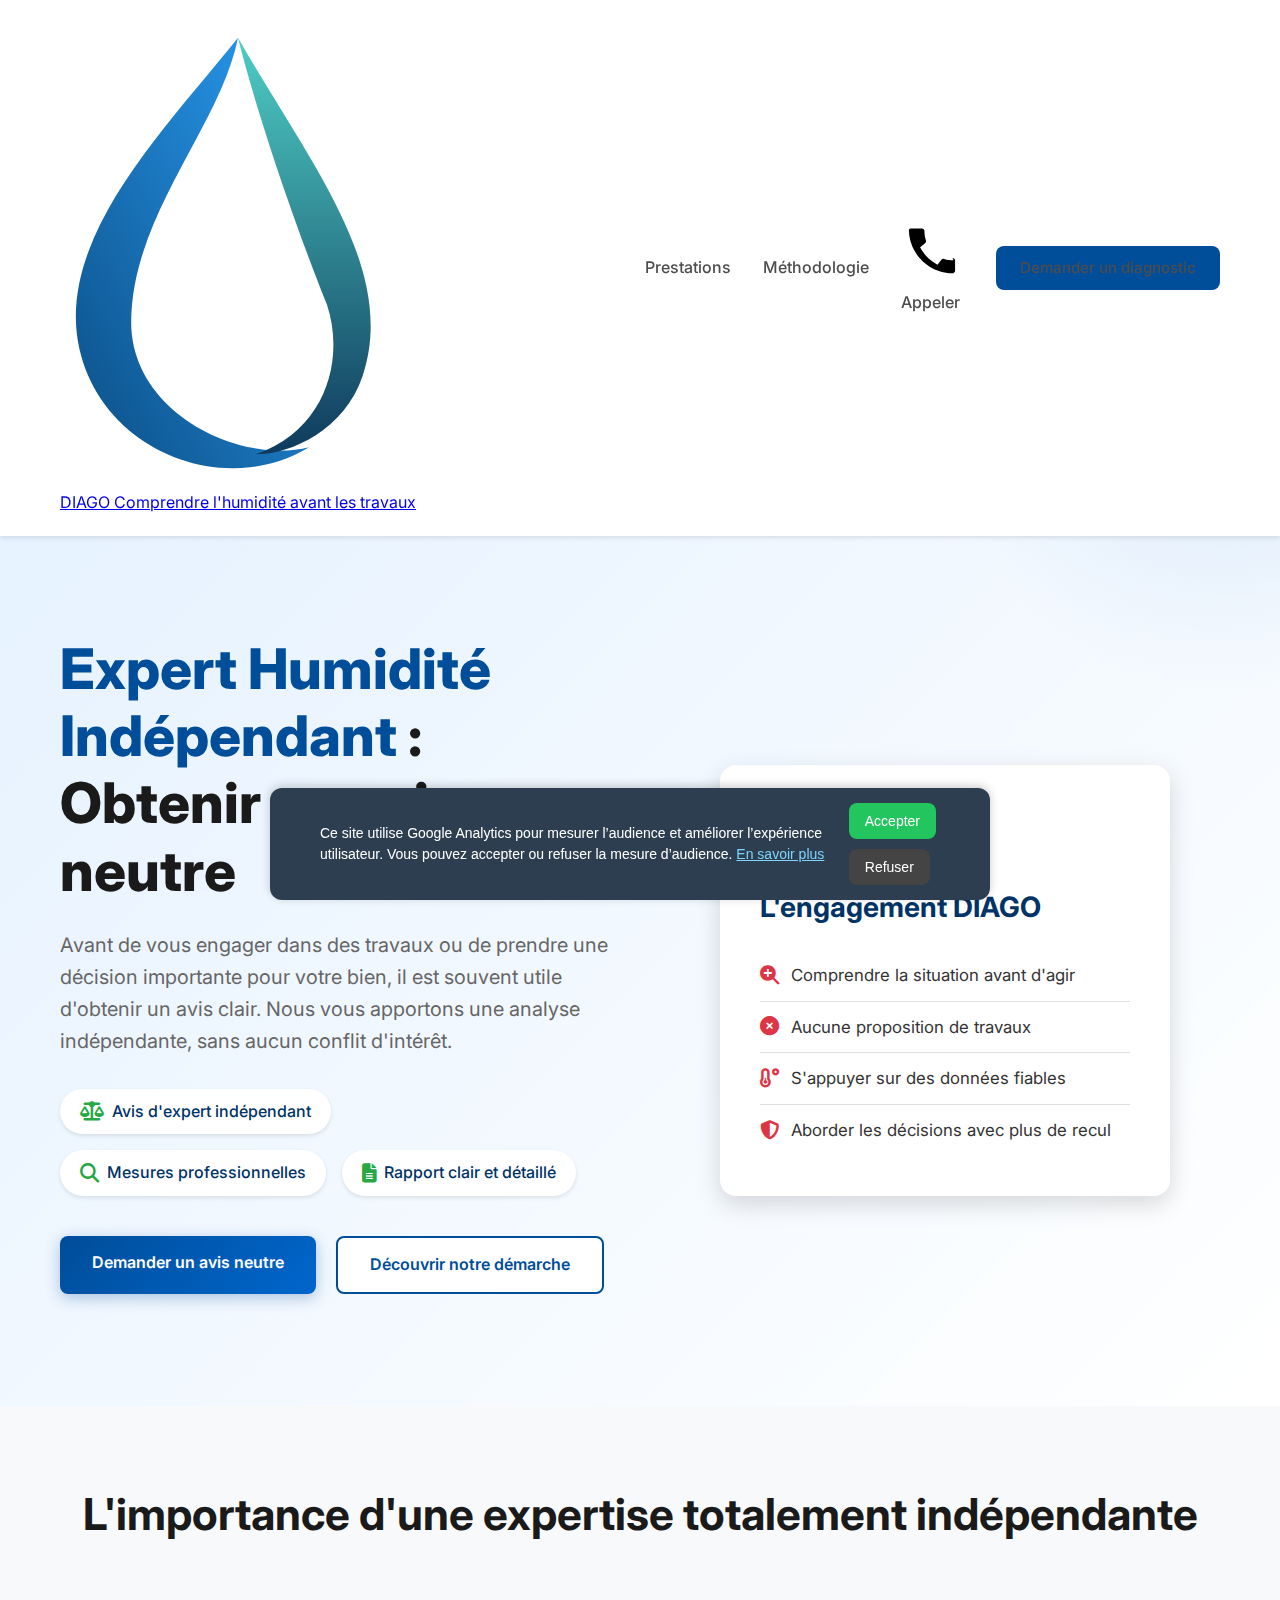
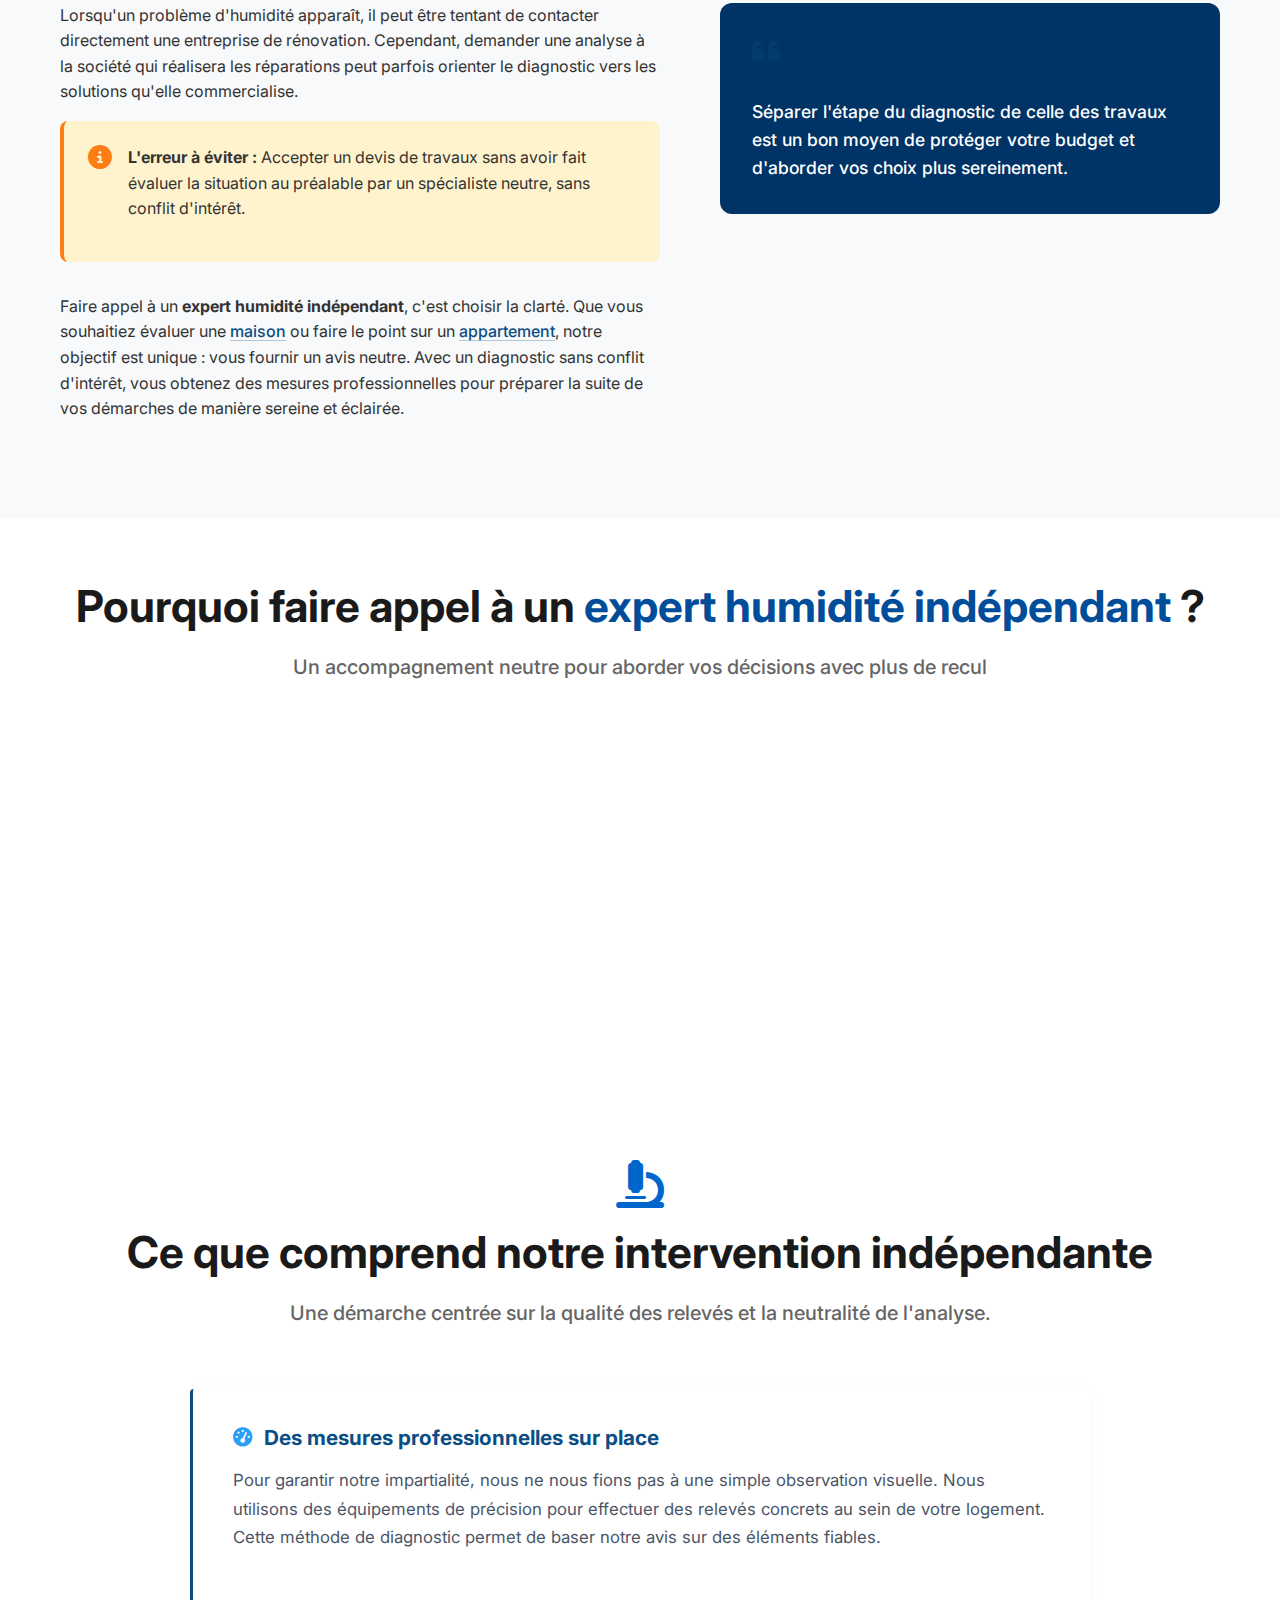
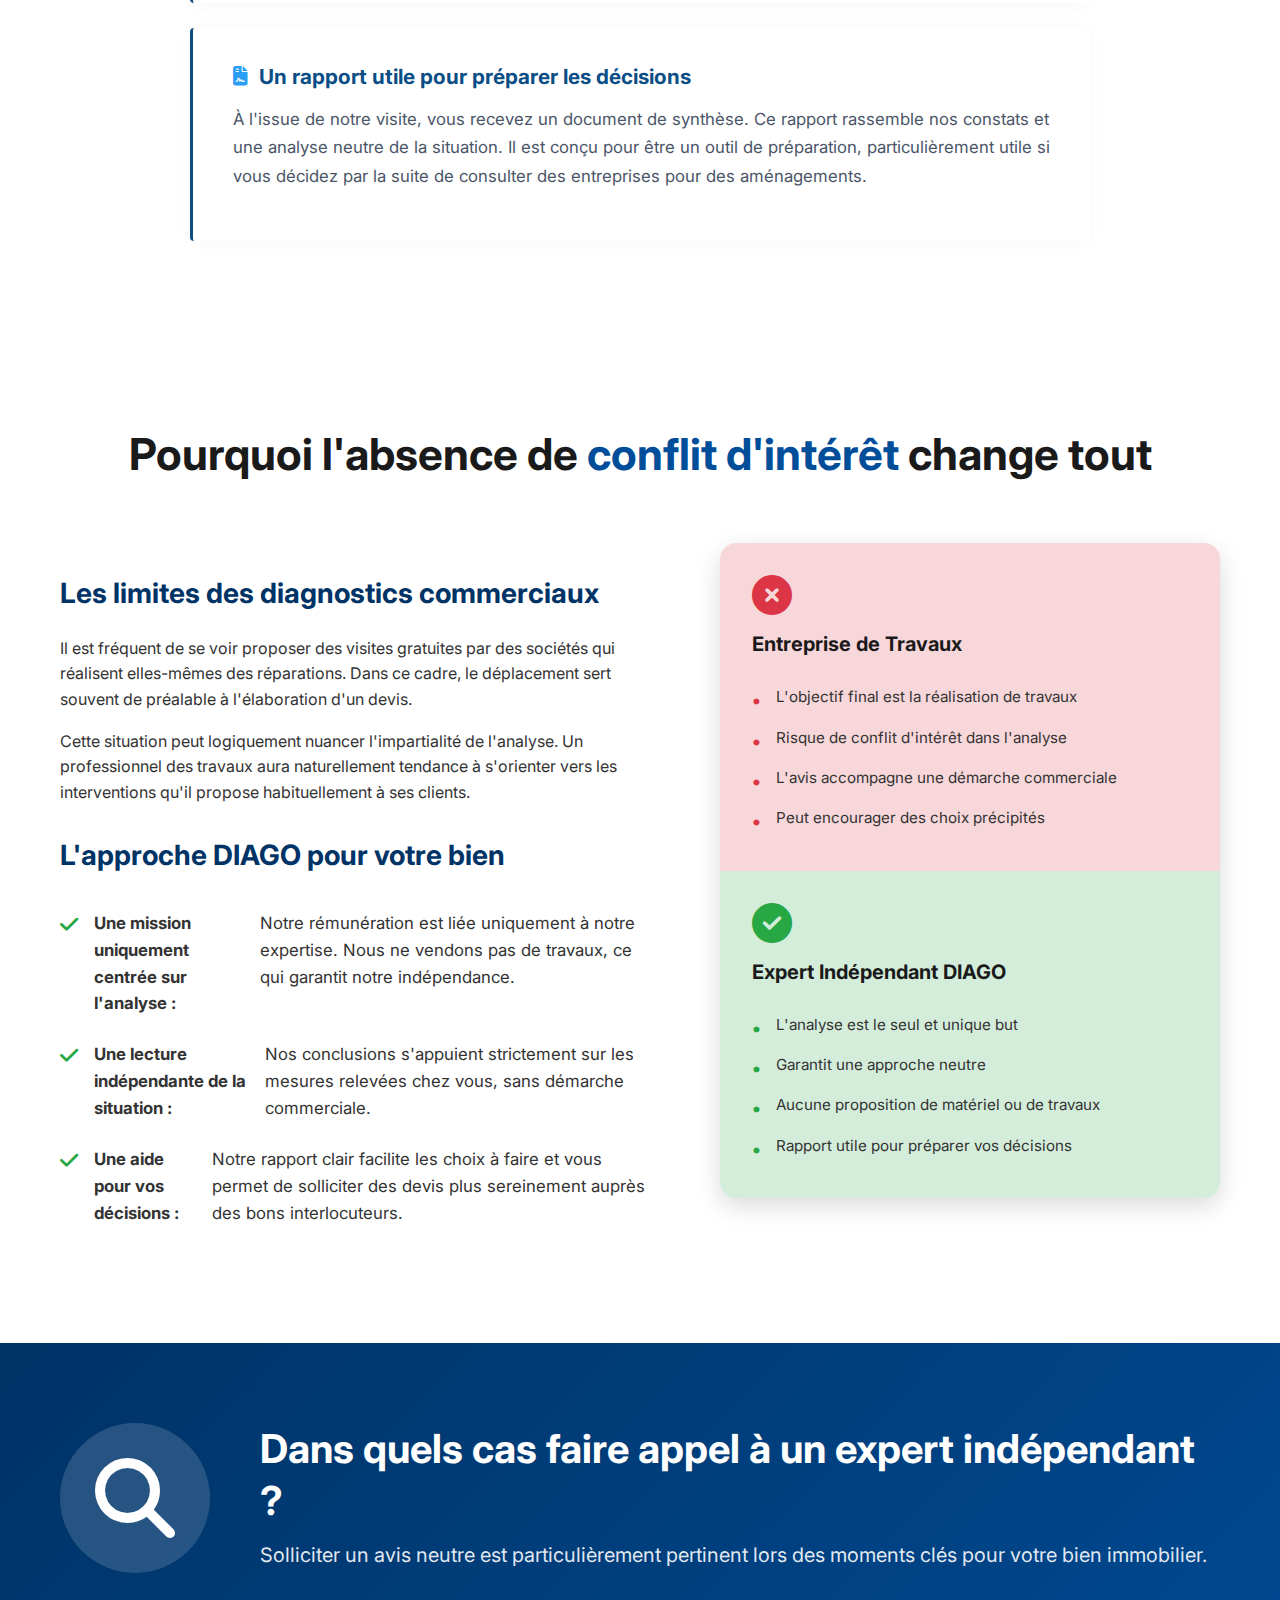
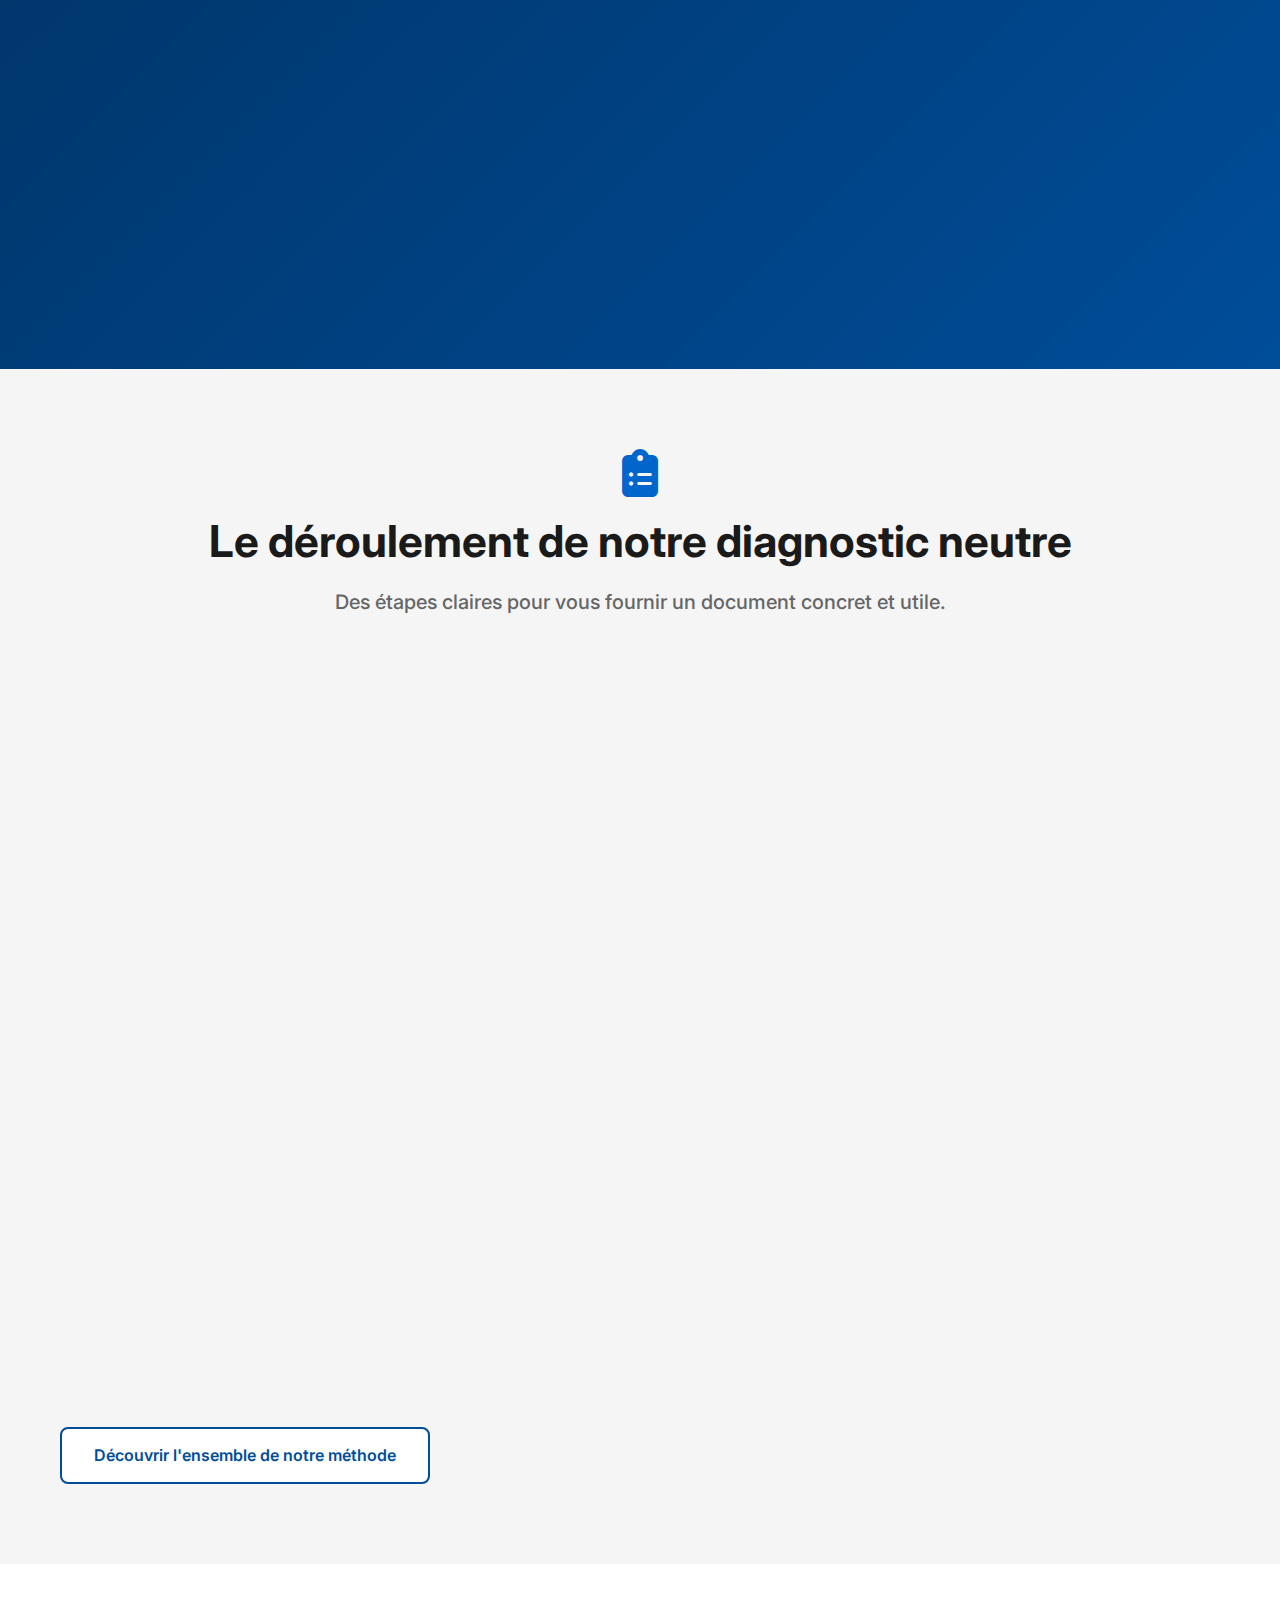
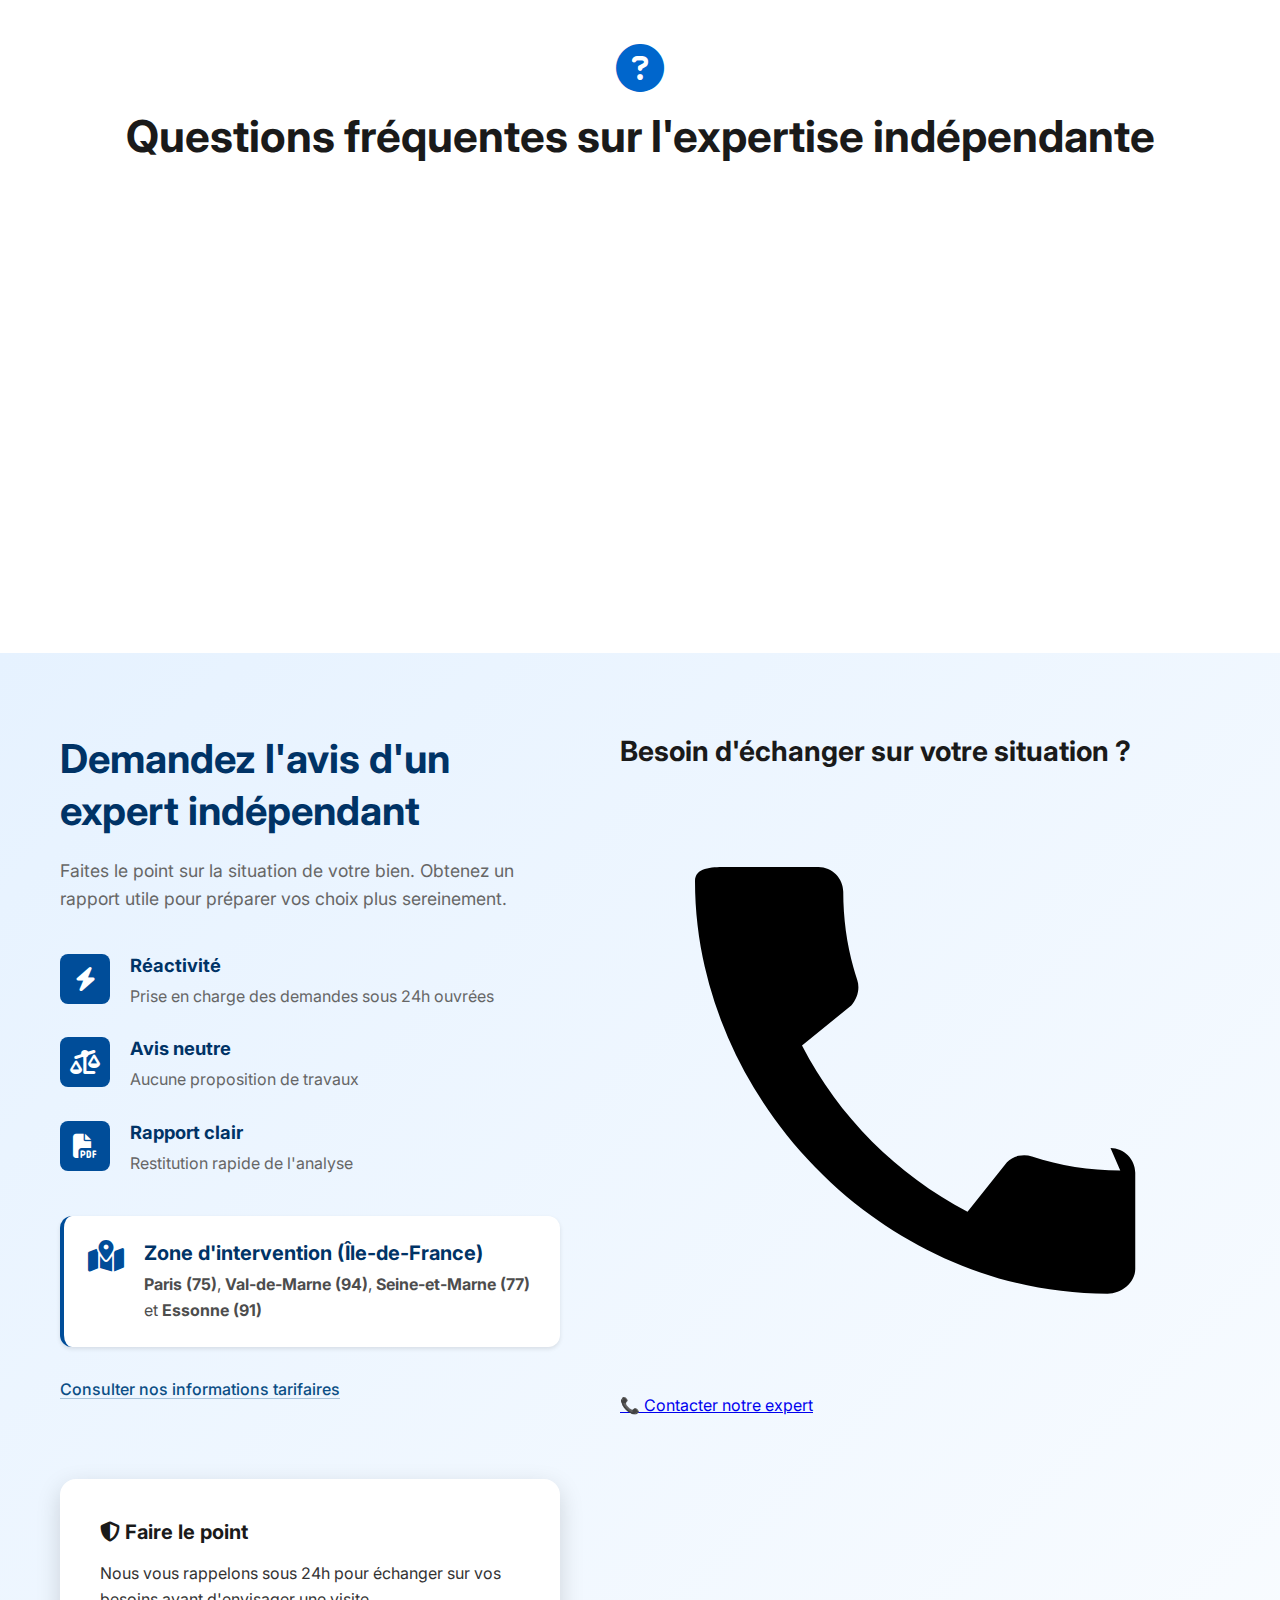
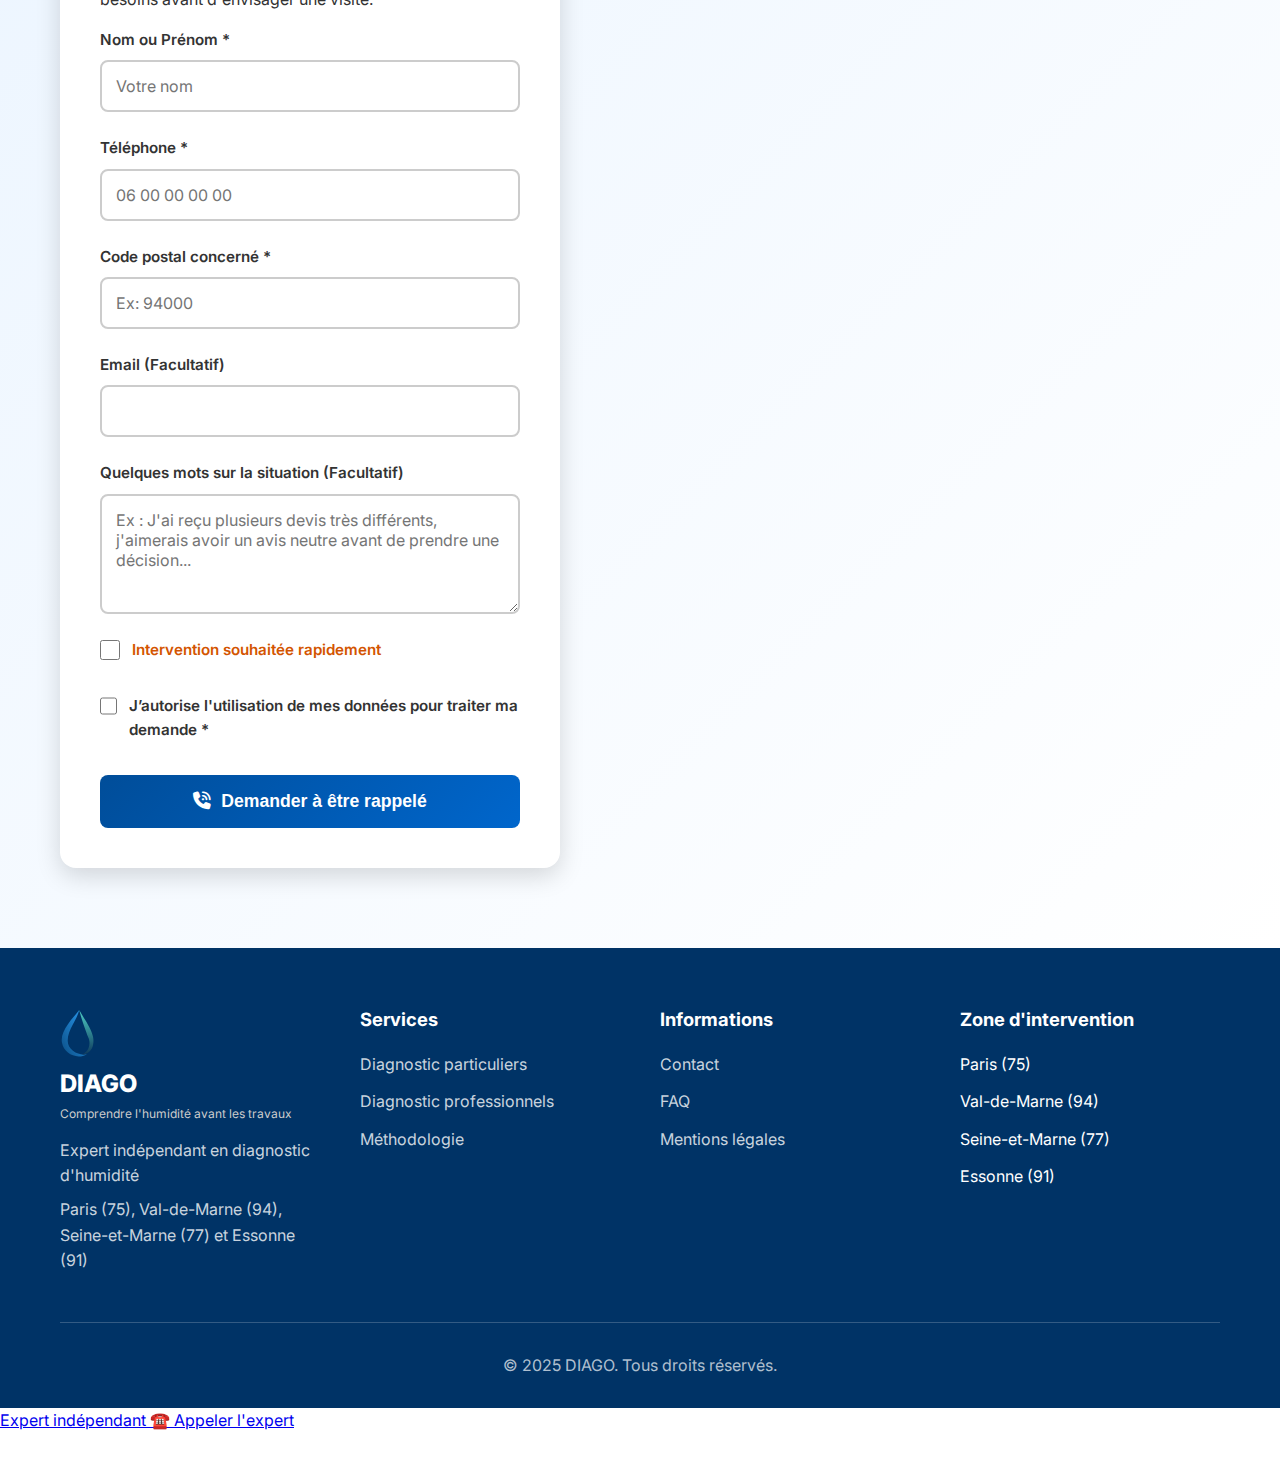
<file: expert-humidite-independant.html>
<!DOCTYPE html>
<html lang="fr-FR">
<head>
<!-- À mettre dans le <head> -->
<link rel="icon" type="image/png" href="/favicon.png">

<!-- Google Analytics 4 -->
<script async src="https://www.googletagmanager.com/gtag/js?id=G-VTEGEBEJJP"></script>
<script>
  window.dataLayer = window.dataLayer || [];
  function gtag(){dataLayer.push(arguments);}

  // Consentement par défaut : refusé
  gtag('consent', 'default', {
    'analytics_storage': 'denied',
    'wait_for_update': 500
  });

  gtag('js', new Date());

  // Désactive l'envoi automatique de page_view tant que l'utilisateur n'a pas accepté
  gtag('config', 'G-VTEGEBEJJP', {
    'send_page_view': false
  });

  function sendGA4PageView() {
    gtag('event', 'page_view', {
      page_title: document.title,
      page_location: window.location.href,
      page_path: window.location.pathname
    });
  }

  function acceptAnalytics() {
    localStorage.setItem('cookie_consent_ga4', 'accepted');

    gtag('consent', 'update', {
      'analytics_storage': 'granted'
    });

    sendGA4PageView();
    document.getElementById('cookie-banner').style.display = 'none';
  }

  function refuseAnalytics() {
    localStorage.setItem('cookie_consent_ga4', 'refused');

    gtag('consent', 'update', {
      'analytics_storage': 'denied'
    });

    document.getElementById('cookie-banner').style.display = 'none';
  }

  document.addEventListener('DOMContentLoaded', function () {
    const consent = localStorage.getItem('cookie_consent_ga4');
    const banner = document.getElementById('cookie-banner');

    if (consent === 'accepted') {
      gtag('consent', 'update', {
        'analytics_storage': 'granted'
      });
      sendGA4PageView();
      banner.style.display = 'none';
    } else if (consent === 'refused') {
      gtag('consent', 'update', {
        'analytics_storage': 'denied'
      });
      banner.style.display = 'none';
    } else {
      banner.style.display = 'flex';
    }
  });
</script>

<style>
  #cookie-banner {
    display: none;
    position: fixed;
    bottom: 20px;
    left: 20px;
    right: 20px;
    max-width: 720px;
    margin: 0 auto;
    background: #111;
    color: #fff;
    padding: 18px;
    border-radius: 12px;
    box-shadow: 0 8px 30px rgba(0,0,0,0.25);
    z-index: 9999;
    flex-direction: column;
    gap: 12px;
    font-family: Arial, sans-serif;
  }

  #cookie-banner p {
    margin: 0;
    font-size: 14px;
    line-height: 1.5;
  }

  #cookie-banner .cookie-buttons {
    display: flex;
    gap: 10px;
    flex-wrap: wrap;
  }

  #cookie-banner button {
    border: none;
    padding: 10px 16px;
    border-radius: 8px;
    cursor: pointer;
    font-size: 14px;
  }

  #cookie-accept {
    background: #22c55e;
    color: white;
  }

  #cookie-refuse {
    background: #444;
    color: white;
  }

  #cookie-banner a {
    color: #7dd3fc;
    text-decoration: underline;
  }
</style>

    <meta charset="UTF-8">
    <meta name="viewport" content="width=device-width, initial-scale=1.0">
    
    <!-- SEO Technique & Indexation -->
    <title>Expert humidité indépendant : avis neutre | DIAGO</title>
    <meta name="description" content="Expert humidité indépendant pour obtenir un avis clair, des mesures fiables et un rapport utile avant de prendre une décision.">
    <meta name="robots" content="index, follow, max-image-preview:large">
    <link rel="canonical" href="https://www.diago-humidite.fr/expert-humidite-independant.html">
    
    <!-- Optimisation Performance (Preconnect) -->
    <link rel="preconnect" href="https://fonts.googleapis.com">
    <link rel="preconnect" href="https://fonts.gstatic.com" crossorigin>
    <link rel="preconnect" href="https://cdn.jsdelivr.net">

    <!-- Géolocalisation (SEO Local) -->
    <meta name="geo.region" content="FR-IDF">
    <meta name="geo.placename" content="Île-de-France">
    
    <!-- Open Graph / Réseaux Sociaux -->
    <meta property="og:type" content="article">
    <meta property="og:locale" content="fr_FR">
    <meta property="og:site_name" content="DIAGO">
    <meta property="og:title" content="Expert humidité indépendant : avis neutre | DIAGO">
    <meta property="og:description" content="Obtenez un avis clair et des mesures professionnelles sans aucun conflit d'intérêt. Un expert totalement indépendant pour préparer vos décisions.">
    <meta property="og:url" content="https://www.diago-humidite.fr/expert-humidite-independant.html">
    <meta property="og:image" content="https://www.diago-humidite.fr/images/share-image-independant.jpg">

    <!-- Twitter Cards -->
    <meta name="twitter:card" content="summary_large_image">
    <meta name="twitter:title" content="Expert humidité indépendant | Diagnostic neutre">
    <meta name="twitter:description" content="Obtenir un avis objectif. Aucune proposition de travaux, uniquement une analyse fiable pour préparer la suite.">

    <!-- Styles -->
    <link rel="stylesheet" href="css/style.css">
    <link href="https://fonts.googleapis.com/css2?family=Inter:wght@300;400;500;600;700;800&display=swap" rel="stylesheet">
    <link rel="stylesheet" href="https://cdn.jsdelivr.net/npm/@fortawesome/fontawesome-free@6.4.0/css/all.min.css">
    <link rel="stylesheet" href="https://fonts.googleapis.com/css2?family=Montserrat:wght@400;700&display=swap">

    <!-- Schema.org (JSON-LD) : Hub Page + Breadcrumb + FAQ -->
    <script type="application/ld+json">
    {
      "@context": "https://schema.org",
      "@graph": [
        {
          "@type": "Service",
          "@id": "https://www.diago-humidite.fr/expert-humidite-independant.html",
          "url": "https://www.diago-humidite.fr/expert-humidite-independant.html",
          "name": "Expert Humidité Indépendant",
          "description": "Expert humidité indépendant proposant un avis neutre, des mesures professionnelles et un rapport clair sans aucun conflit d'intérêt.",
          "provider": {
            "@type": "ProfessionalService",
            "name": "DIAGO",
            "logo": "https://www.diago-humidite.fr/logo.png",
            "image": "https://www.diago-humidite.fr/images/share-image-independant.jpg",
            "address": {
              "@type": "PostalAddress",
              "addressRegion": "Île-de-France",
              "addressCountry": "FR"
            }
          },
          "areaServed": ["Paris", "Val-de-Marne", "Seine-et-Marne", "Essonne"]
        },
        {
          "@type": "BreadcrumbList",
          "itemListElement": [
            {
              "@type": "ListItem",
              "position": 1,
              "name": "Accueil",
              "item": "https://www.diago-humidite.fr/"
            },
            {
              "@type": "ListItem",
              "position": 2,
              "name": "Expertise Humidité",
              "item": "https://www.diago-humidite.fr/expertise-humidite.html"
            },
            {
              "@type": "ListItem",
              "position": 3,
              "name": "Expert Indépendant",
              "item": "https://www.diago-humidite.fr/expert-humidite-independant.html"
            }
          ]
        },
        {
          "@type": "FAQPage",
          "mainEntity": [
            {
              "@type": "Question",
              "name": "Pourquoi payer un diagnostic alors que certaines entreprises l'offrent gratuitement ?",
              "acceptedAnswer": {
                "@type": "Answer",
                "text": "Les diagnostics gratuits sont généralement une première étape pour vous vendre des travaux souvent très coûteux. En choisissant de payer pour une expertise indépendante, vous avez la certitude d'obtenir un avis neutre, dont le seul but est de vous donner la vraie origine du problème pour éviter les dépenses inutiles."
              }
            },
            {
              "@type": "Question",
              "name": "Faites-vous les travaux après le diagnostic ?",
              "acceptedAnswer": {
                "@type": "Answer",
                "text": "Non, c'est précisément ce qui garantit notre indépendance. Nous réalisons uniquement l'analyse de votre bien. Vous êtes ensuite totalement libre de choisir les artisans qui vous conviennent pour réaliser les travaux éventuels."
              }
            },
            {
              "@type": "Question",
              "name": "Le rapport m'aide-t-il à choisir mes artisans ?",
              "acceptedAnswer": {
                "@type": "Answer",
                "text": "Oui. Notre rapport clair et détaillé vous fournit un document solide pour consulter des entreprises de travaux. Vous saurez exactement ce qu'il faut demander, ce qui facilite vos échanges et vos choix de devis."
              }
            }
          ]
        }
      ]
    }
    </script>
    
    <style>
        /* Styles spécifiques pour le maillage éditorial premium - Version épurée et subtile */
        .editorial-hub-block {
            background: #ffffff;
            border-radius: 4px;
            padding: 35px 40px;
            margin-bottom: 25px;
            border-left: 3px solid #0b4e85;
            box-shadow: 0 2px 15px rgba(0,0,0,0.03);
            transition: transform 0.3s ease, box-shadow 0.3s ease;
        }
        .editorial-hub-block:hover {
            transform: translateY(-2px);
            box-shadow: 0 4px 20px rgba(0,0,0,0.05);
        }
        .editorial-hub-title {
            color: #0b4e85;
            font-size: 1.3rem;
            margin-bottom: 15px;
            display: flex;
            align-items: center;
            font-weight: 700;
        }
        .editorial-hub-title i {
            margin-right: 12px;
            color: #2a9df4;
            font-size: 1.2rem;
        }
        .editorial-hub-text {
            color: #4a5568;
            font-size: 1.05rem;
            line-height: 1.7;
        }
        .premium-link {
            color: #0b4e85;
            font-weight: 500;
            text-decoration: underline;
            text-decoration-color: rgba(11, 78, 133, 0.3);
            text-underline-offset: 3px;
            transition: all 0.2s ease;
        }
        .premium-link:hover {
            color: #2a9df4;
            text-decoration-color: #2a9df4;
        }

        /* Correction pour garder les liens blancs sur fond sombre (blocs avantages) */
        .advantage-item .premium-link {
            color: #ffffff;
            text-decoration-color: rgba(255, 255, 255, 0.4);
        }
        .advantage-item .premium-link:hover {
            color: #4ecdc4; /* Touche de cyan au survol pour rester cohérent avec la charte */
            text-decoration-color: #4ecdc4;
        }
    </style>
</head>
   <!-- À mettre juste avant </body> -->
<div id="cookie-banner">
  <p>
    Ce site utilise Google Analytics pour mesurer l’audience et améliorer l’expérience utilisateur.
    Vous pouvez accepter ou refuser la mesure d’audience.
    <a href="/politique-confidentialite.html" target="_blank">En savoir plus</a>
  </p>

  <div class="cookie-buttons">
    <button id="cookie-accept" onclick="acceptAnalytics()">Accepter</button>
    <button id="cookie-refuse" onclick="refuseAnalytics()">Refuser</button>
  </div>
</div>
<body>
    <!-- Header Identique -->
    <header class="header">
        <div class="container">
            <div class="header-content"> 
                <a href="index.html" class="logo-link" aria-label="Retour à l'accueil Diago">
                <div class="diago-logo header-logo">
                    <svg class="logo-icon" viewBox="0 0 100 130" xmlns="http://www.w3.org/2000/svg" role="img" aria-label="Logo Diago">
                        <defs>
                            <linearGradient id="gradBlue" x1="0%" y1="100%" x2="100%" y2="0%">
                                <stop offset="0%" style="stop-color:#0b4e85"/>
                                <stop offset="100%" style="stop-color:#2a9df4"/>
                            </linearGradient>

                            <linearGradient id="gradTeal" x1="0%" y1="100%" x2="0%" y2="0%">
                                <stop offset="0%" style="stop-color:#0f3a5d"/>
                                <stop offset="100%" style="stop-color:#4ecdc4"/>
                            </linearGradient>
                        </defs>

                        <path d="M 50 5 C 30 30, 0 60, 5 90 C 10 120, 45 135, 70 120 C 50 125, 20 110, 20 85 C 20 55, 45 30, 50 5 Z"
                              fill="url(#gradBlue)" />

                        <path d="M 50 5 C 70 40, 95 70, 85 100 C 80 115, 65 122, 55 122 C 75 115, 80 95, 75 80 C 65 55, 55 25, 50 5 Z"
                              fill="url(#gradTeal)" />
                    </svg>

                    <div class="logo-text">
                        <span class="brand-name">DIAGO</span>
                        <span class="tagline">Comprendre l'humidité avant les travaux</span>
                    </div>
                </div>
                </a>
                <nav class="nav" role="navigation">
                    <a href="/index.html#prestations">Prestations</a>
                    <a href="/index.html#methode">Méthodologie</a>
                    <a href="#" id="btn-appel-header" class="btn-call header-cta" aria-label="Appeler gratuitement">
                        <svg viewBox="0 0 24 24" aria-hidden="true"><path d="M20.01 15.38c-1.23 0-2.42-.2-3.53-.56a.977.977 0 0 0-1.01.24l-1.57 1.97c-2.83-1.49-5.15-3.8-6.62-6.65l1.97-1.6c.26-.29.35-.69.24-1.02-.37-1.11-.56-2.3-.56-3.53 0-.54-.45-.99-.99-.99H4.19C3.65 3.25 3 3.25 3 3.81c0 8.61 7.43 16.5 16.5 16.5.56 0 1.11-.45 1.11-.99v-3.85c0-.54-.45-.99-.99-.99z"/></svg>
                        <span>Appeler</span>
                    </a>
                    <a href="#contact" class="btn-primary-small">Demander un diagnostic</a>
                </nav>
                <button class="mobile-menu-toggle" aria-label="Ouvrir le menu">
                    <i class="fas fa-bars" aria-hidden="true"></i>
                </button>
            </div> 
        </div>
    </header>

    <!-- Mobile Menu -->
    <div class="mobile-menu">
        <a href="/index.html#prestations">Prestations</a>
        <a href="/index.html#methode">Méthodologie</a>
        <a href="#contact">Contact</a>
    </div>

    <!-- MAIN CONTENT - EXPERT HUMIDITE INDEPENDANT -->
    <main>
        
        <!-- Hero Section -->
        <section class="hero">
            <div class="container">
                <div class="hero-content">
                    <div class="hero-text">
                        <h1><span class="highlight">Expert Humidité Indépendant</span> : Obtenir un avis neutre</h1>
                        <p class="hero-subtitle">Avant de vous engager dans des travaux ou de prendre une décision importante pour votre bien, il est souvent utile d'obtenir un avis clair. Nous vous apportons une analyse indépendante, sans aucun conflit d'intérêt.</p>
                        <div class="hero-features">
                            <div class="feature-badge">
                                <i class="fas fa-balance-scale" aria-hidden="true"></i>
                                <span>Avis d'expert indépendant</span>
                            </div>
                            <div class="feature-badge">
                                <i class="fas fa-search" aria-hidden="true"></i>
                                <span>Mesures professionnelles</span>
                            </div>
                            <div class="feature-badge">
                                <i class="fas fa-file-alt" aria-hidden="true"></i>
                                <span>Rapport clair et détaillé</span>
                            </div>
                        </div>
                        <div class="hero-cta">
                            <a href="#contact" class="btn-primary">Demander un avis neutre</a>
                            <a href="/methodologie.html" class="btn-secondary">Découvrir notre démarche</a>
                        </div>
                    </div>
                    <div class="hero-image">
                        <div class="hero-card">
                            <i class="fas fa-clipboard-check" aria-hidden="true"></i>
                            <h3>L'engagement DIAGO</h3>
                            <ul>
                                <li><i class="fas fa-search-plus" aria-hidden="true"></i> Comprendre la situation avant d'agir</li>
                                <li><i class="fas fa-times-circle" aria-hidden="true"></i> Aucune proposition de travaux</li>
                                <li><i class="fas fa-temperature-low" aria-hidden="true"></i> S'appuyer sur des données fiables</li>
                                <li><i class="fas fa-shield-alt" aria-hidden="true"></i> Aborder les décisions avec plus de recul</li>
                            </ul>
                        </div>
                    </div>
                </div>
            </div>
        </section>

        <!-- Intro : L'importance d'une expertise totalement indépendante -->
        <section class="problem-section" style="background-color: #f8f9fa;">
            <div class="container">
                <div class="section-header">
                    <h2>L'importance d'une expertise totalement indépendante</h2>
                </div>
                <div class="problem-content">
                    <div class="problem-text">
                        <p>Lorsqu'un problème d'humidité apparaît, il peut être tentant de contacter directement une entreprise de rénovation. Cependant, demander une analyse à la société qui réalisera les réparations peut parfois orienter le diagnostic vers les solutions qu'elle commercialise.</p>
                        
                        <div class="alert-box">
                            <i class="fas fa-info-circle" aria-hidden="true"></i>
                            <p><strong>L'erreur à éviter :</strong> Accepter un devis de travaux sans avoir fait évaluer la situation au préalable par un spécialiste neutre, sans conflit d'intérêt.</p>
                        </div>
                        
                        <p>Faire appel à un <strong>expert humidité indépendant</strong>, c'est choisir la clarté. Que vous souhaitiez évaluer une <a href="/diagnostic-humidite-maison.html" class="premium-link">maison</a> ou faire le point sur un <a href="/diagnostic-humidite-appartement.html" class="premium-link">appartement</a>, notre objectif est unique : vous fournir un avis neutre. Avec un diagnostic sans conflit d'intérêt, vous obtenez des mesures professionnelles pour préparer la suite de vos démarches de manière sereine et éclairée.</p>
                    </div>
                    <div class="problem-image">
                        <div class="quote-box" style="margin-top: 0; height: 100%; display: flex; flex-direction: column; justify-content: center;">
                            <i class="fas fa-quote-left" aria-hidden="true" style="font-size: 2rem; color: #0b4e85;"></i>
                            <p style="font-size: 1.1rem; line-height: 1.6; font-weight: 500; margin-top: 15px;">Séparer l'étape du diagnostic de celle des travaux est un bon moyen de protéger votre budget et d'aborder vos choix plus sereinement.</p>
                        </div>
                    </div>
                </div>
            </div>
        </section>

        <!-- Pourquoi choisir un expert indépendant -->
        <section class="trust-section">
            <div class="container">
                <div class="section-header">
                    <h2>Pourquoi faire appel à un <span class="highlight">expert humidité indépendant</span> ?</h2>
                    <p class="section-subtitle">Un accompagnement neutre pour aborder vos décisions avec plus de recul</p>
                </div>
                <div class="trust-grid">
                    <div class="trust-item">
                        <div class="trust-icon">
                            <i class="fas fa-eye" aria-hidden="true"></i>
                        </div>
                        <h4>Comprendre avant d'agir</h4>
                        <p>Notre méthode de diagnostic s'appuie sur des relevés fiables pour vous apporter un avis neutre avant de prendre la moindre décision.</p>
                    </div>
                    <div class="trust-item">
                        <div class="trust-icon">
                            <i class="fas fa-wallet" aria-hidden="true"></i>
                        </div>
                        <h4>Éviter les travaux inutiles</h4>
                        <p>L'avis d'un expert indépendant vous aide à éviter d'engager des dépenses pour des interventions qui ne correspondraient pas aux véritables besoins de votre logement.</p>
                    </div>
                    <div class="trust-item">
                        <div class="trust-icon">
                            <i class="fas fa-handshake" aria-hidden="true"></i>
                        </div>
                        <h4>Choisir librement vos artisans</h4>
                        <p>Avec notre document en main, vous disposez d'un avis clair avant travaux. Vous pouvez ainsi consulter les entreprises de votre choix avec plus d'informations.</p>
                    </div>
                    <div class="trust-item">
                        <div class="trust-icon">
                            <i class="fas fa-file-signature" aria-hidden="true"></i>
                        </div>
                        <h4>Disposer d'un avis clair</h4>
                        <p>Notre rapport clair et détaillé constitue un document particulièrement utile pour vos échanges avec des tiers, qu'il s'agisse d'un vendeur, d'un syndic ou d'une assurance.</p>
                    </div>
                </div>
            </div>
        </section>

        <!-- Ce que comprend l'intervention -->
        <section class="services-section">
            <div class="container">
                <div class="section-header">
                    <i class="fas fa-microscope" aria-hidden="true"></i>
                    <h2>Ce que comprend notre intervention indépendante</h2>
                    <p class="section-subtitle">Une démarche centrée sur la qualité des relevés et la neutralité de l'analyse.</p>
                </div>
                
                <div class="services-content">
                    <div style="max-width: 900px; margin: 0 auto;">
                        
                        <!-- Bloc Éditorial 1 -->
                        <div class="editorial-hub-block">
                            <h3 class="editorial-hub-title"><i class="fas fa-tachometer-alt" aria-hidden="true"></i>Des mesures professionnelles sur place</h3>
                            <div class="editorial-hub-text">
                                <p>Pour garantir notre impartialité, nous ne nous fions pas à une simple observation visuelle. Nous utilisons des équipements de précision pour effectuer des relevés concrets au sein de votre logement. Cette méthode de diagnostic permet de baser notre avis sur des éléments fiables.</p>
                            </div>
                        </div>

                        <!-- Bloc Éditorial 2 -->
                        <div class="editorial-hub-block">
                            <h3 class="editorial-hub-title"><i class="fas fa-file-contract" aria-hidden="true"></i>Un rapport utile pour préparer les décisions</h3>
                            <div class="editorial-hub-text">
                                <p>À l'issue de notre visite, vous recevez un document de synthèse. Ce rapport rassemble nos constats et une analyse neutre de la situation. Il est conçu pour être un outil de préparation, particulièrement utile si vous décidez par la suite de consulter des entreprises pour des aménagements.</p>
                            </div>
                        </div>

                    </div>
                </div>
            </div>
        </section>

        <!-- Indépendance VS Vente (Le regard d'un expert) -->
        <section class="problem-section" style="background-color: white;">
            <div class="container">
                <div class="section-header">
                    <h2>Pourquoi l'absence de <span class="highlight">conflit d'intérêt</span> change tout</h2>
                </div>
                <div class="problem-content">
                    <div class="problem-text">
                        <h3>Les limites des diagnostics commerciaux</h3>
                        <p>Il est fréquent de se voir proposer des visites gratuites par des sociétés qui réalisent elles-mêmes des réparations. Dans ce cadre, le déplacement sert souvent de préalable à l'élaboration d'un devis.</p>
                        
                        <p>Cette situation peut logiquement nuancer l'impartialité de l'analyse. Un professionnel des travaux aura naturellement tendance à s'orienter vers les interventions qu'il propose habituellement à ses clients.</p>

                        <h3>L'approche DIAGO pour votre bien</h3>
                        <ul class="checkmark-list">
                            <li><i class="fas fa-check" aria-hidden="true"></i> <strong>Une mission uniquement centrée sur l'analyse :</strong> Notre rémunération est liée uniquement à notre expertise. Nous ne vendons pas de travaux, ce qui garantit notre indépendance.</li>
                            <li><i class="fas fa-check" aria-hidden="true"></i> <strong>Une lecture indépendante de la situation :</strong> Nos conclusions s'appuient strictement sur les mesures relevées chez vous, sans démarche commerciale.</li>
                            <li><i class="fas fa-check" aria-hidden="true"></i> <strong>Une aide pour vos décisions :</strong> Notre rapport clair facilite les choix à faire et vous permet de solliciter des devis plus sereinement auprès des bons interlocuteurs.</li>
                        </ul>
                    </div>
                    <div class="problem-image">
                        <div class="comparison-card">
                            <div class="comparison-item bad">
                                <i class="fas fa-times-circle" aria-hidden="true"></i>
                                <h4>Entreprise de Travaux</h4>
                                <ul>
                                    <li>L'objectif final est la réalisation de travaux</li>
                                    <li>Risque de conflit d'intérêt dans l'analyse</li>
                                    <li>L'avis accompagne une démarche commerciale</li>
                                    <li>Peut encourager des choix précipités</li>
                                </ul>
                            </div>
                            <div class="comparison-item good">
                                <i class="fas fa-check-circle" aria-hidden="true"></i>
                                <h4>Expert Indépendant DIAGO</h4>
                                <ul>
                                    <li>L'analyse est le seul et unique but</li>
                                    <li>Garantit une approche neutre</li>
                                    <li>Aucune proposition de matériel ou de travaux</li>
                                    <li>Rapport utile pour préparer vos décisions</li>
                                </ul>
                            </div>
                        </div>
                    </div>
                </div>
            </div>
        </section>

        <!-- Dans quels cas faire appel à un expert -->
        <section class="professional-section" style="background-color: #f1f5f9;">
            <div class="container">
                <div class="professional-content">
                    <div class="professional-icon">
                        <i class="fas fa-search" aria-hidden="true"></i>
                    </div>
                    <div class="professional-text">
                        <h2>Dans quels cas faire appel à un expert indépendant ?</h2>
                        <p class="professional-subtitle">Solliciter un avis neutre est particulièrement pertinent lors des moments clés pour votre bien immobilier.</p>
                        
                        <div class="advantages-grid" style="margin-top: 30px;">
                            <div class="advantage-item">
                                <i class="fas fa-balance-scale" aria-hidden="true"></i>
                                <span><strong>Face à des devis contradictoires :</strong> Si plusieurs artisans vous proposent des travaux très différents, l'avis d'un expert indépendant vous aide à faire le point.</span>
                            </div>
                            <div class="advantage-item">
                                <i class="fas fa-home" aria-hidden="true"></i>
                                <span><strong>Avant une transaction immobilière :</strong> Un <a href="/expertise-humidite.html" class="premium-link">diagnostic technique</a> clarifie la situation avant la signature d'une vente ou d'un achat.</span>
                            </div>
                            <div class="advantage-item">
                                <i class="fas fa-tools" aria-hidden="true"></i>
                                <span><strong>Avant de prévoir des travaux :</strong> Faire le point avec un expert permet de préparer ses futures rénovations sur de bonnes bases.</span>
                            </div>
                            <div class="advantage-item">
                                <i class="fas fa-exclamation-triangle" aria-hidden="true"></i>
                                <span><strong>Pour faire le point sur une situation persistante :</strong> Si des signes réapparaissent régulièrement, une analyse sans conflit d'intérêt est recommandée.</span>
                            </div>
                        </div>
                    </div>
                </div>
            </div>
        </section>

        <!-- Méthodologie du diagnostic -->
        <section class="methodology-section">
            <div class="container">
                <div class="section-header">
                    <i class="fas fa-clipboard-list" aria-hidden="true"></i>
                    <h2>Le déroulement de notre diagnostic neutre</h2>
                    <p class="section-subtitle">Des étapes claires pour vous fournir un document concret et utile.</p>
                </div>
                <div class="methodology-steps">
                    <div class="step">
                        <div class="step-number">1</div>
                        <div class="step-content">
                            <h3>Échange sur votre situation</h3>
                            <p>Nous faisons le point avec vous pour comprendre les signes rencontrés et le contexte de votre logement.</p>
                        </div>
                        <div class="step-icon">
                            <i class="fas fa-eye" aria-hidden="true"></i>
                        </div>
                    </div>
                    <div class="step">
                        <div class="step-number">2</div>
                        <div class="step-content">
                            <h3>Relevés et mesures</h3>
                            <p>Nous utilisons des équipements de précision pour effectuer nos relevés, sans causer de dégâts dans votre intérieur.</p>
                        </div>
                        <div class="step-icon">
                            <i class="fas fa-tachometer-alt" aria-hidden="true"></i>
                        </div>
                    </div>
                    <div class="step">
                        <div class="step-number">3</div>
                        <div class="step-content">
                            <h3>Analyse indépendante</h3>
                            <p>Nous regroupons les données récoltées pour évaluer la situation de façon totalement neutre.</p>
                        </div>
                        <div class="step-icon">
                            <i class="fas fa-project-diagram" aria-hidden="true"></i>
                        </div>
                    </div>
                    <div class="step">
                        <div class="step-number">4</div>
                        <div class="step-content">
                            <h3>Remise du rapport utile</h3>
                            <p>Vous recevez notre analyse écrite, comprenant nos constats et un avis indépendant pour orienter vos décisions.</p>
                        </div>
                        <div class="step-icon">
                            <i class="fas fa-file-signature" aria-hidden="true"></i>
                        </div>
                    </div>
                </div>
                <div class="text-center" style="margin-top: 40px;">
                    <a href="/methodologie.html" class="btn-secondary">Découvrir l'ensemble de notre méthode</a>
                </div>
            </div>
        </section>

        <!-- FAQ Spécifique Expert -->
        <section id="faq" class="faq-section">
            <div class="container">
                <div class="section-header">
                    <i class="fas fa-question-circle" aria-hidden="true"></i>
                    <h2>Questions fréquentes sur l'expertise indépendante</h2>
                </div>
                <div class="faq-grid">
                    <div class="faq-item">
                        <div class="faq-question">
                            <i class="fas fa-chevron-right" aria-hidden="true"></i>
                            <h3>Pourquoi payer un expert alors que des visites gratuites existent ?</h3>
                        </div>
                        <div class="faq-answer">
                            <p>Un expert indépendant facture son temps d'analyse pour garantir un avis totalement neutre. Les visites gratuites ont souvent pour objectif de vous proposer des devis de travaux dans la foulée. Demander un avis d'expert permet de prendre du recul et d'éviter les dépenses inadaptées.</p>
                        </div>
                    </div>
                    <div class="faq-item">
                        <div class="faq-question">
                            <i class="fas fa-chevron-right" aria-hidden="true"></i>
                            <h3>Faites-vous les travaux après le diagnostic ?</h3>
                        </div>
                        <div class="faq-answer">
                            <p>Non, c'est précisément ce qui garantit notre neutralité. Nous réalisons uniquement l'analyse de votre bien. Vous êtes ensuite totalement libre de choisir les artisans qui vous conviennent pour agir.</p>
                        </div>
                    </div>
                    <div class="faq-item">
                        <div class="faq-question">
                            <i class="fas fa-chevron-right" aria-hidden="true"></i>
                            <h3>Le rapport m'aide-t-il à préparer la suite ?</h3>
                        </div>
                        <div class="faq-answer">
                            <p>Oui. Le rapport clair vous fournit un document utile pour consulter des entreprises par la suite. Vous disposerez des éléments nécessaires pour échanger sur des bases saines et factuelles.</p>
                        </div>
                    </div>
                    <div class="faq-item">
                        <div class="faq-question">
                            <i class="fas fa-chevron-right" aria-hidden="true"></i>
                            <h3>Intervenez-vous pour tous les types de biens ?</h3>
                        </div>
                        <div class="faq-answer">
                            <p>Oui, notre analyse indépendante s'adapte à tous les contextes. Nous intervenons aussi bien pour des maisons individuelles, des appartements en copropriété que pour des espaces professionnels en Île-de-France.</p>
                        </div>
                    </div>
                </div>
            </div>
        </section>

        <!-- CTA Final (Contact) -->
        <section id="contact" class="contact-section">
            <div class="container">
                <div class="contact-wrapper">
                    <div class="contact-info">
                        <h2>Demandez l'avis d'un expert indépendant</h2>
                        <p>Faites le point sur la situation de votre bien. Obtenez un rapport utile pour préparer vos choix plus sereinement.</p>
                        
                        <div class="contact-features">
                            <div class="contact-feature">
                                <i class="fas fa-bolt" aria-hidden="true"></i>
                                <div>
                                    <h4>Réactivité</h4>
                                    <p>Prise en charge des demandes sous 24h ouvrées</p>
                                </div>
                            </div>
                            <div class="contact-feature">
                                <i class="fas fa-balance-scale-left" aria-hidden="true"></i>
                                <div>
                                    <h4>Avis neutre</h4>
                                    <p>Aucune proposition de travaux</p>
                                </div>
                            </div>
                            <div class="contact-feature">
                                <i class="fas fa-file-pdf" aria-hidden="true"></i>
                                <div>
                                    <h4>Rapport clair</h4>
                                    <p>Restitution rapide de l'analyse</p>
                                </div>
                            </div>
                        </div>

                        <div class="contact-zone">
                            <i class="fas fa-map-marked-alt" aria-hidden="true"></i>
                            <div>
                                <h4>Zone d'intervention (Île-de-France)</h4>
                                <p> <strong>Paris (75)</strong>, <strong>Val-de-Marne (94)</strong>, <strong>Seine-et-Marne (77)</strong> et <strong>Essonne (91)</strong></p>
                            </div>
                        </div>
                        
                        <div style="margin-top: 30px;">
                             <a href="/prestations.html" class="premium-link">Consulter nos informations tarifaires</a>
                        </div>
                    </div>

                    <div class="pre-form-cta-container">
                        <h3>Besoin d'échanger sur votre situation ?</h3>
                        <a href="#" id="btn-appel-bas" class="btn-call form-cta-big">
                            <svg viewBox="0 0 24 24" aria-hidden="true"><path d="M20.01 15.38c-1.23 0-2.42-.2-3.53-.56a.977.977 0 0 0-1.01.24l-1.57 1.97c-2.83-1.49-5.15-3.8-6.62-6.65l1.97-1.6c.26-.29.35-.69.24-1.02-.37-1.11-.56-2.3-.56-3.53 0-.54-.45-.99-.99-.99H4.19C3.65 3.25 3 3.25 3 3.81c0 8.61 7.43 16.5 16.5 16.5.56 0 1.11-.45 1.11-.99v-3.85c0-.54-.45-.99-.99-.99z"/></svg>
                            📞 Contacter notre expert
                        </a>
                    </div>

                 <div class="contact-form-wrapper">
                    <div class="reassurance-header">
                        <h4><i class="fas fa-shield-alt"></i> Faire le point</h4>
                        <p>Nous vous rappelons sous 24h pour échanger sur vos besoins avant d'envisager une visite.</p>
                    </div>

                    <form id="contactForm" class="contact-form">
                        <input type="hidden" id="profile" name="profile" value="Demande Expert Indépendant">
                        <input type="hidden" id="nom" name="nom" value="">
                        <input type="hidden" id="ville" name="ville" value="">

                        <div class="form-group">
                            <label for="prenom">Nom ou Prénom *</label>
                            <input type="text" id="prenom" name="prenom" required autocomplete="given-name" placeholder="Votre nom">
                        </div>

                        <div class="form-group">
                            <label for="telephone">Téléphone *</label>
                            <input type="tel" id="telephone" name="telephone" required autocomplete="tel" placeholder="06 00 00 00 00">
                        </div>

                        <div class="form-group">
                            <label for="codePostal">Code postal concerné *</label>
                            <input type="text" id="codePostal" name="codePostal" pattern="[0-9]{5}" placeholder="Ex: 94000" required autocomplete="postal-code">
                        </div>

                        <div class="form-group">
                            <label for="email">Email (Facultatif)</label>
                            <input type="email" id="email" name="email" autocomplete="email">
                        </div>

                        <div class="form-group">
                            <label for="message">Quelques mots sur la situation (Facultatif)</label>
                            <textarea id="message" name="message" rows="3" placeholder="Ex : J'ai reçu plusieurs devis très différents, j'aimerais avoir un avis neutre avant de prendre une décision..."></textarea>
                        </div>

                        <div class="form-group checkbox-group bg-highlight">
                            <label class="checkbox-label">
                                <input type="checkbox" id="urgence" name="urgence">
                                <span style="font-weight: 600; color: #d35400;">Intervention souhaitée rapidement</span>
                            </label>
                        </div>

                        <div class="form-group checkbox-group">
                            <label class="checkbox-label">
                                <input type="checkbox" id="rgpd" name="rgpd" required>
                                <span>J’autorise l'utilisation de mes données pour traiter ma demande *</span>
                            </label>
                        </div>

                        <button type="submit" class="btn-submit btn-expert">
                            <i class="fas fa-phone-volume" aria-hidden="true"></i>
                            Demander à être rappelé
                        </button>

                        <div id="formMessage" class="form-message"></div>
                    </form>
                </div>
                </div>
            </div>
        </section>

    </main>

    <!-- Footer Identique -->
    <footer class="footer">
        <div class="container">
            <div class="footer-content">
               <div class="footer-section">
    <div class="diago-logo" style="margin-bottom: 15px;">
        <svg class="logo-icon" viewBox="0 0 100 130" xmlns="http://www.w3.org/2000/svg" style="height: 50px; width: auto;">
            <defs>
                <linearGradient id="gradBlueFooter" x1="0%" y1="100%" x2="100%" y2="0%">
                    <stop offset="0%" style="stop-color:#0b4e85"/>
                    <stop offset="100%" style="stop-color:#2a9df4"/>
                </linearGradient>

                <linearGradient id="gradTealFooter" x1="0%" y1="100%" x2="0%" y2="0%">
                    <stop offset="0%" style="stop-color:#0f3a5d"/>
                    <stop offset="100%" style="stop-color:#4ecdc4"/>
                </linearGradient>
            </defs>

            <path d="M 50 5 C 30 30, 0 60, 5 90 C 10 120, 45 135, 70 120 C 50 125, 20 110, 20 85 C 20 55, 45 30, 50 5 Z"
                  fill="url(#gradBlueFooter)" />

            <path d="M 50 5 C 70 40, 95 70, 85 100 C 80 115, 65 122, 55 122 C 75 115, 80 95, 75 80 C 65 55, 55 25, 50 5 Z"
                  fill="url(#gradTealFooter)" />
        </svg>

        <div class="logo-text">
            <span class="brand-name" style="font-size: 1.5rem; display: block; font-weight: 800; color: white;">DIAGO</span>
            <span class="tagline" style="font-size: 0.75rem; display: block; color: #ccc;">Comprendre l'humidité avant les travaux</span>
        </div>
    </div>
    
    <p>Expert indépendant en diagnostic d'humidité</p>
    <p>Paris (75), Val-de-Marne (94), Seine-et-Marne (77) et Essonne (91)</p>
</div>
                <div class="footer-section">
                    <h4>Services</h4>
                    <ul>
                        <li><a href="/index.html#prestations">Diagnostic particuliers</a></li>
                        <li><a href="/index.html#prestations">Diagnostic professionnels</a></li>
                        <li><a href="/index.html#methode">Méthodologie</a></li>
                    </ul>
                </div>
                <div class="footer-section">
                    <h4>Informations</h4>
                    <ul>
                        <li><a href="#contact">Contact</a></li>
                        <li><a href="#faq">FAQ</a></li>
                        <li><a href="/mentions-legales.html">Mentions légales</a></li>
                    </ul>
                </div>              
                <div class="footer-section">
                    <h4>Zone d'intervention</h4>
                    <ul>
                        <li>Paris (75)</li>
                        <li>Val-de-Marne (94)</li>
                        <li>Seine-et-Marne (77)</li>
                        <li>Essonne (91)</li>
                    </ul>
                </div>
            </div>
            <div class="footer-bottom">
                <p>&copy; 2025 DIAGO. Tous droits réservés.</p>
            </div>
        </div>
    </footer>

    <!-- Scripts fonctionnels -->
    <script src="js/main.js"></script>

    <!-- Bouton Sticky Mobile -->
    <div id="sticky-cta-mobile" class="sticky-mobile-wrapper">
        <a href="#" id="btn-appel-mobile">
            <div class="sticky-btn-content">
                <div class="sticky-text">
                    <span class="sticky-label">Expert indépendant</span>
                    <span class="sticky-sub">☎️ Appeler l'expert</span>
                </div>
                <div class="sticky-call-action">
                    <svg viewBox="0 0 24 24" width="24" height="24" fill="white"><path d="M20.01 15.38c-1.23 0-2.42-.2-3.53-.56a.977.977 0 0 0-1.01.24l-1.57 1.97c-2.83-1.49-5.15-3.8-6.62-6.65l1.97-1.6c.26-.29.35-.69.24-1.02-.37-1.11-.56-2.3-.56-3.53 0-.54-.45-.99-.99-.99H4.19C3.65 3.25 3 3.25 3 3.81c0 8.61 7.43 16.5 16.5 16.5.56 0 1.11-.45 1.11-.99v-3.85c0-.54-.45-.99-.99-.99z"/></svg>
                </div>
            </div>
        </a>
    </div>
                            
    <script>
        document.addEventListener('DOMContentLoaded', function() {
            const stickyBtn = document.getElementById('sticky-cta-mobile');
            function handleScroll() {
                if (window.scrollY > 150) {
                    if(stickyBtn) stickyBtn.classList.add('is-visible');
                } else {
                    if(stickyBtn) stickyBtn.classList.remove('is-visible');
                }
            }

            let ticking = false;
            window.addEventListener('scroll', function() {
                if (!ticking) {
                    window.requestAnimationFrame(function() {
                        handleScroll();
                        ticking = false;
                    });
                    ticking = true;
                }
            });
            handleScroll();
        });
    </script>
    
<script>
document.addEventListener('DOMContentLoaded', function() {
    const part1 = "06"; 
    const part2 = "82"; 
    const part3 = "53"; 
    const part4 = "39"; 
    const part5 = "50";
    
    const numeroComplet = part1 + part2 + part3 + part4 + part5;

    function lancerAppel(e) {
        e.preventDefault();
        window.location.href = 'tel:' + numeroComplet;
    }

    const btnHeader = document.getElementById('btn-appel-header');
    if(btnHeader) btnHeader.addEventListener('click', lancerAppel);

    const btnBas = document.getElementById('btn-appel-bas');
    if(btnBas) btnBas.addEventListener('click', lancerAppel);

    const btnMobile = document.getElementById('btn-appel-mobile');
    if(btnMobile) btnMobile.addEventListener('click', lancerAppel);
});
</script>

    <style>
  #cookie-banner {
    position: fixed;
    bottom: 0;
    left: 0;
    width: 100%;
    background-color: #2c3e50;
    color: #ffffff;
    padding: 15px 20px;
    display: flex;
    flex-direction: column;
    align-items: center;
    justify-content: center;
    box-shadow: 0 -2px 10px rgba(0,0,0,0.2);
    z-index: 9999;
    font-family: Arial, sans-serif;
    font-size: 14px;
    display: none;
  }
  
  @media (min-width: 768px) {
    #cookie-banner {
      flex-direction: row;
      justify-content: space-between;
      padding: 15px 50px;
    }
  }

  .cookie-buttons {
    margin-top: 10px;
    display: flex;
    gap: 10px;
  }
  
  @media (min-width: 768px) {
    .cookie-buttons { margin-top: 0; }
  }

  .btn-cookie {
    padding: 8px 16px;
    border: none;
    border-radius: 4px;
    cursor: pointer;
    font-weight: bold;
  }
  
  #btn-accept { background-color: #27ae60; color: white; }
  #btn-deny { background-color: #7f8c8d; color: white; }
</style>

<div id="cookie-banner">
  <div>
    Nous utilisons des cookies pour mesurer l'efficacité de nos campagnes publicitaires.
    <a href="/mentions-legales.html" style="color: #bdc3c7; text-decoration: underline;">En savoir plus</a>.
  </div>
  <div class="cookie-buttons">
    <button id="btn-deny" class="btn-cookie">Refuser</button>
    <button id="btn-accept" class="btn-cookie">Accepter</button>
  </div>
</div>

<script>
  (function() {
    var banner = document.getElementById('cookie-banner');
    var consent = localStorage.getItem('cookie_consent');

    if (!consent) {
      banner.style.display = 'flex';
    }

    document.getElementById('btn-accept').addEventListener('click', function() {
      gtag('consent', 'update', {
        'ad_storage': 'granted',
        'ad_user_data': 'granted',
        'ad_personalization': 'granted',
        'analytics_storage': 'granted'
      });
      localStorage.setItem('cookie_consent', 'granted');
      banner.style.display = 'none';
    });

    document.getElementById('btn-deny').addEventListener('click', function() {
      localStorage.setItem('cookie_consent', 'denied');
      banner.style.display = 'none';
    });
  })();
</script>
    
</body>

</html>
</file>
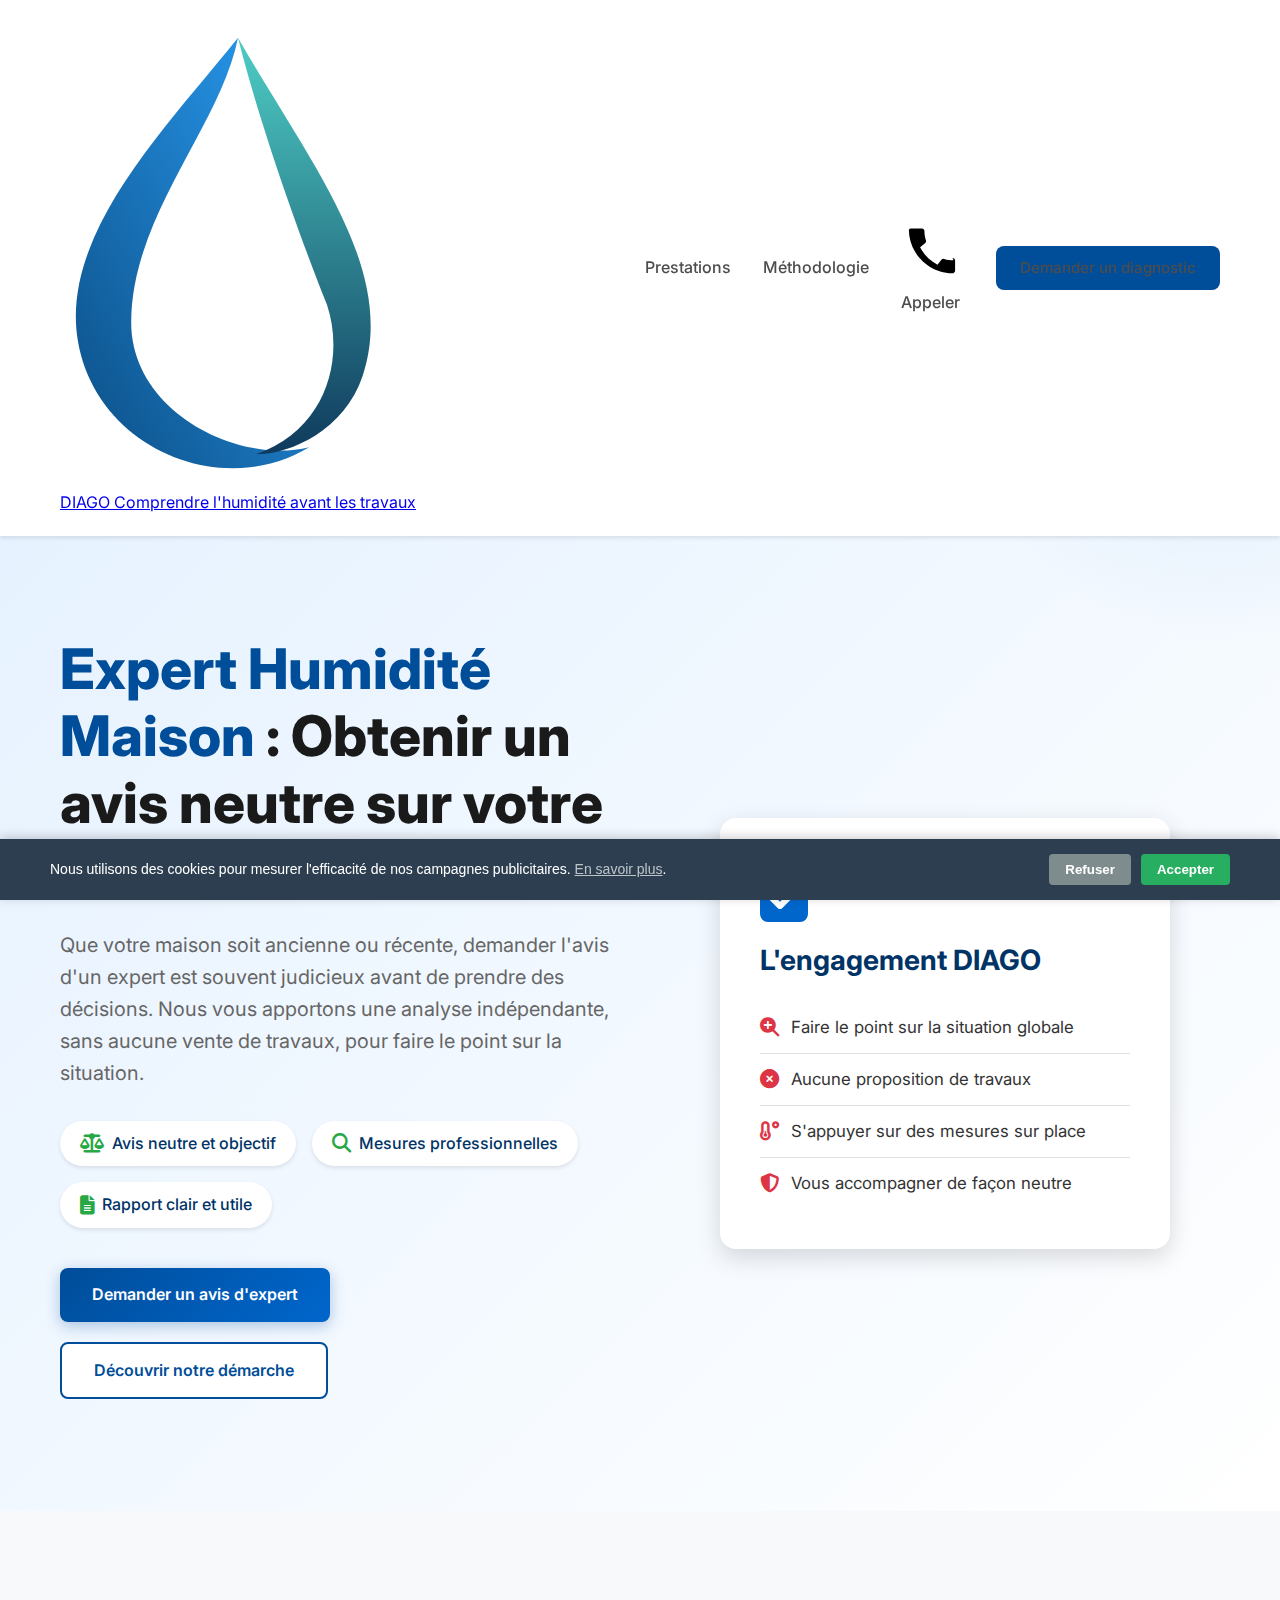
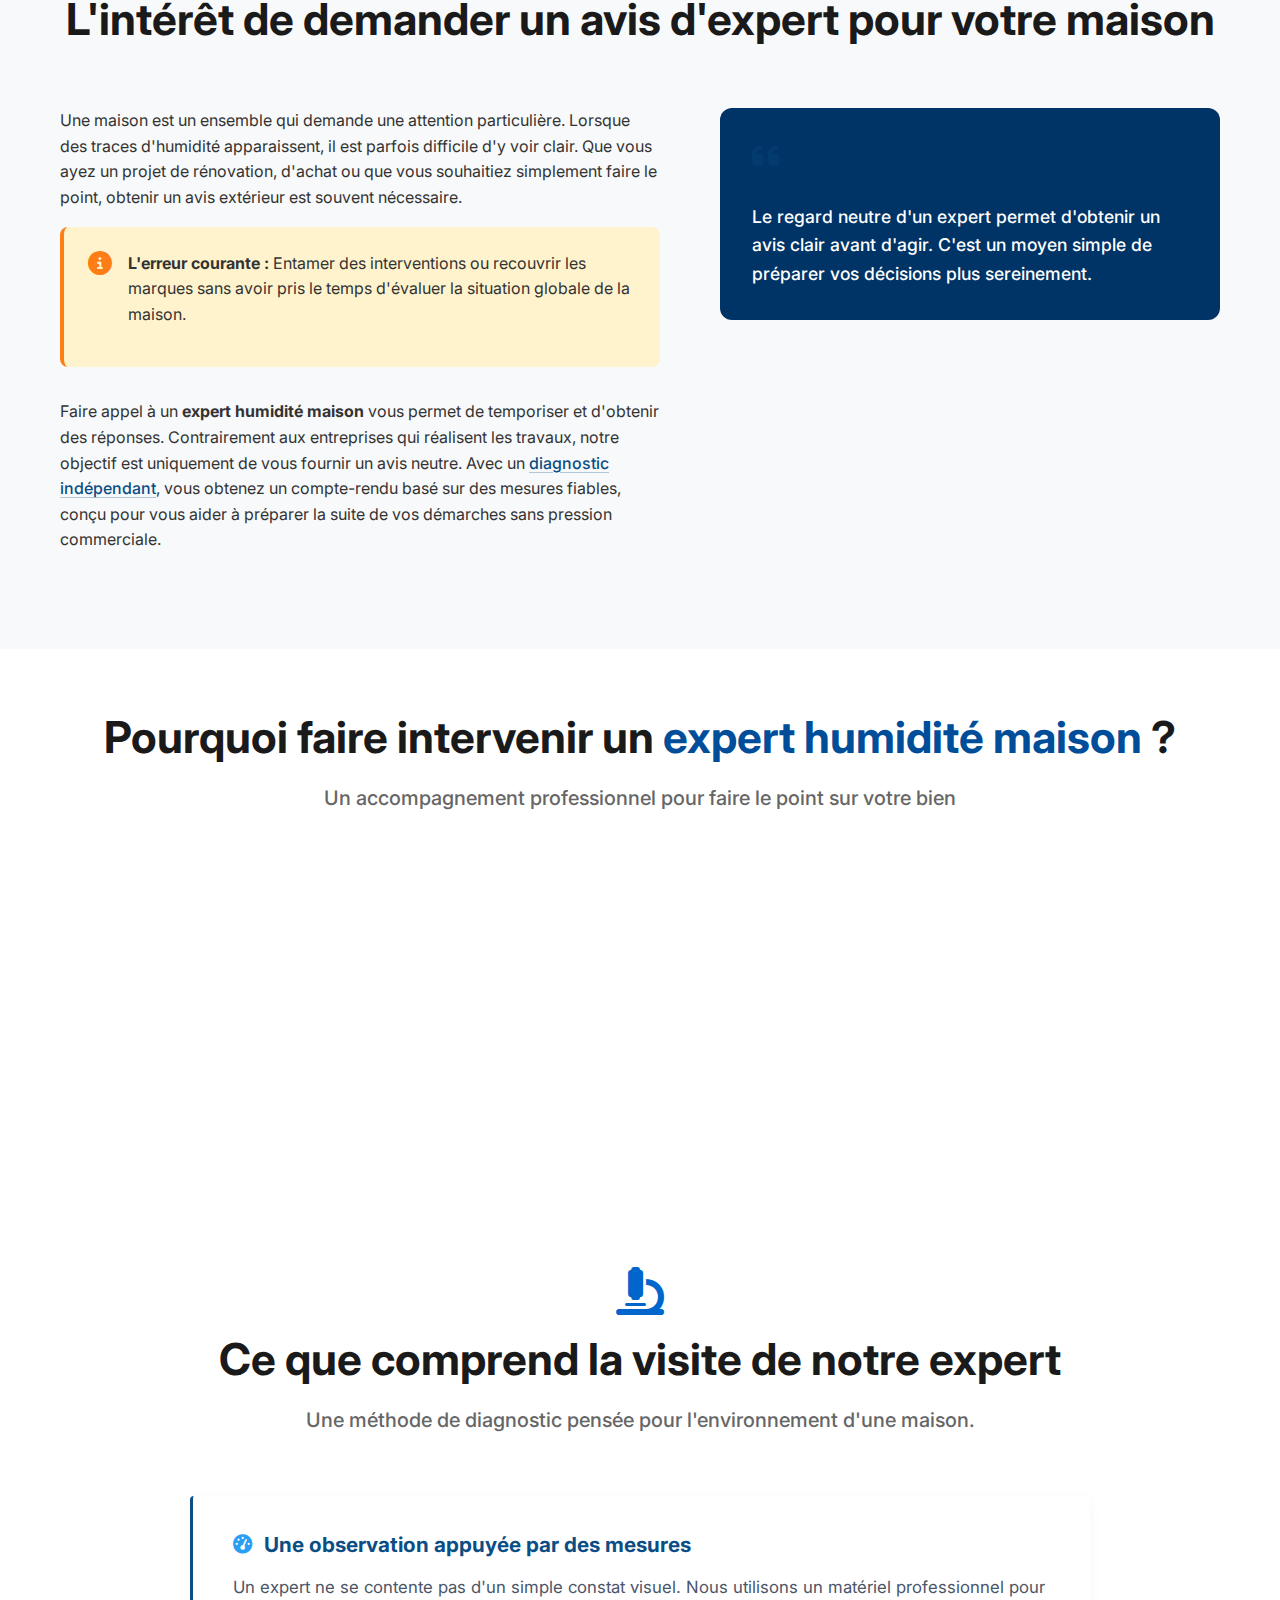
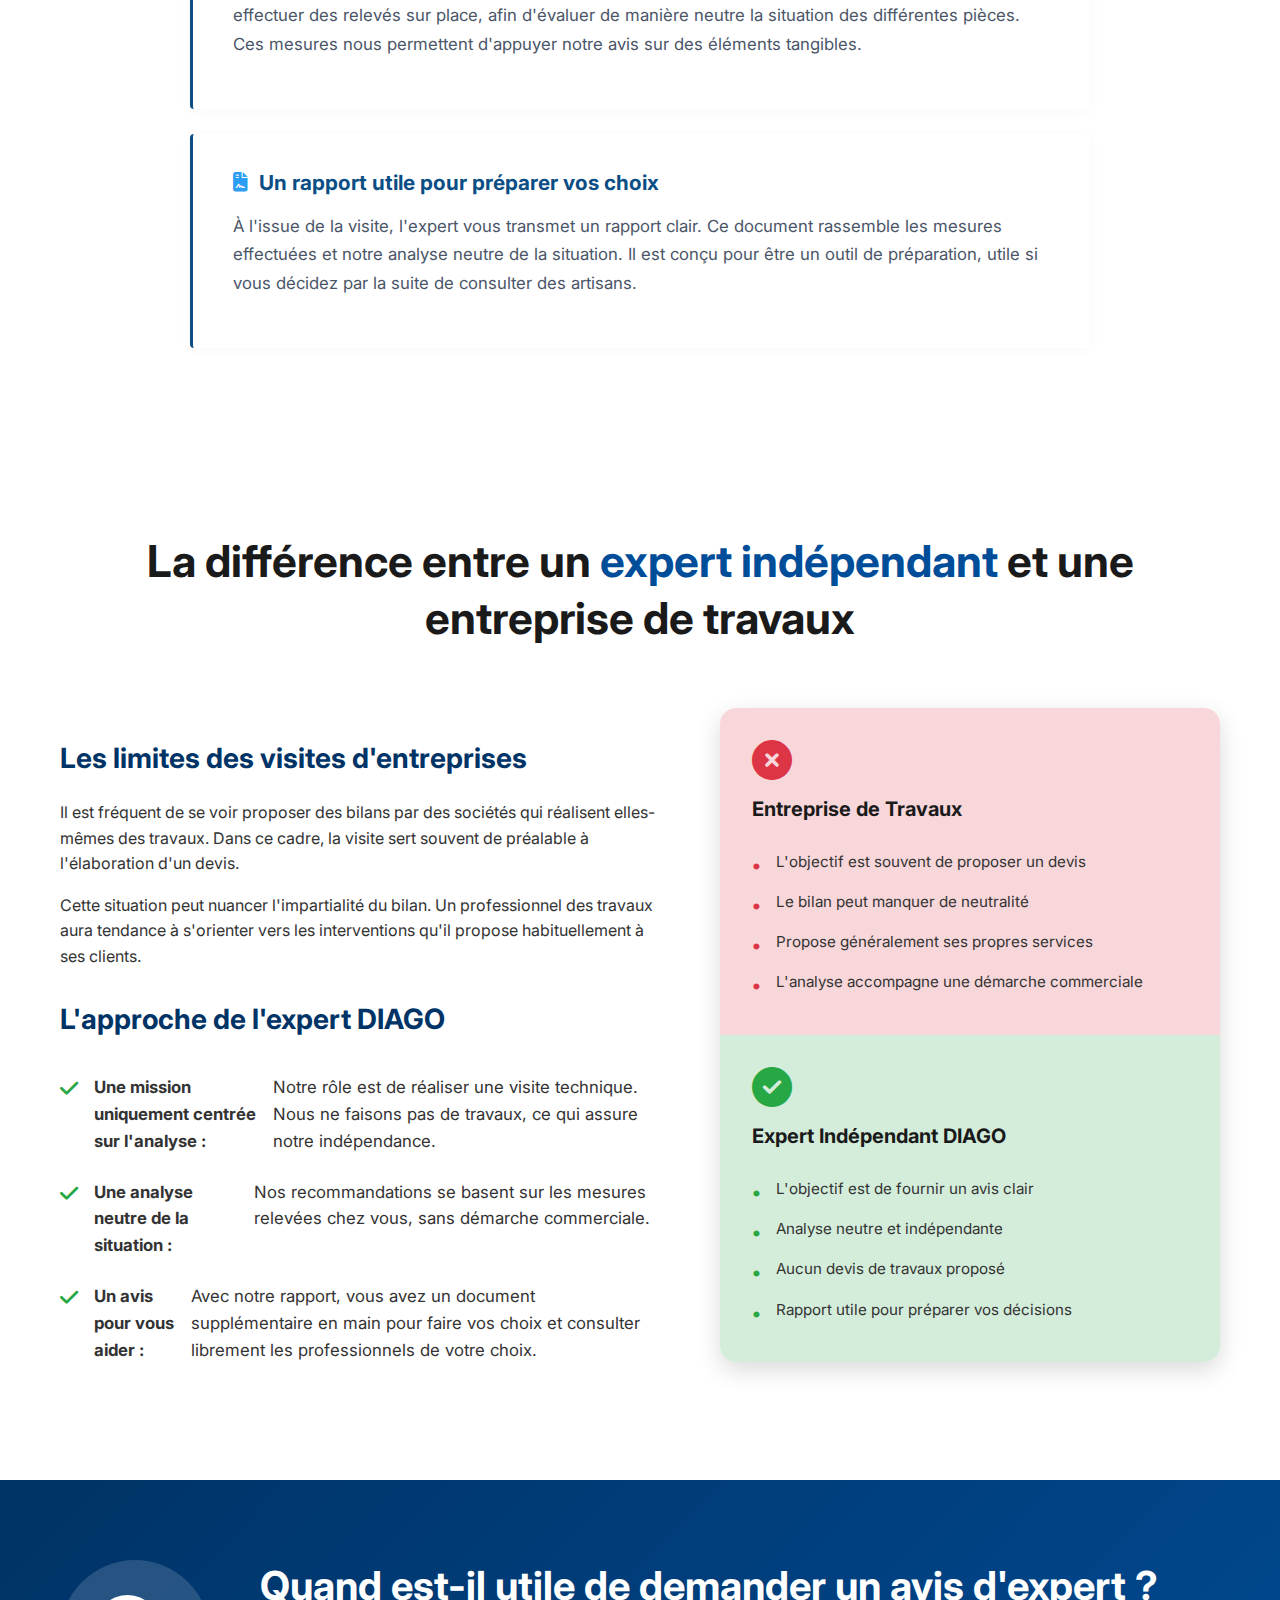
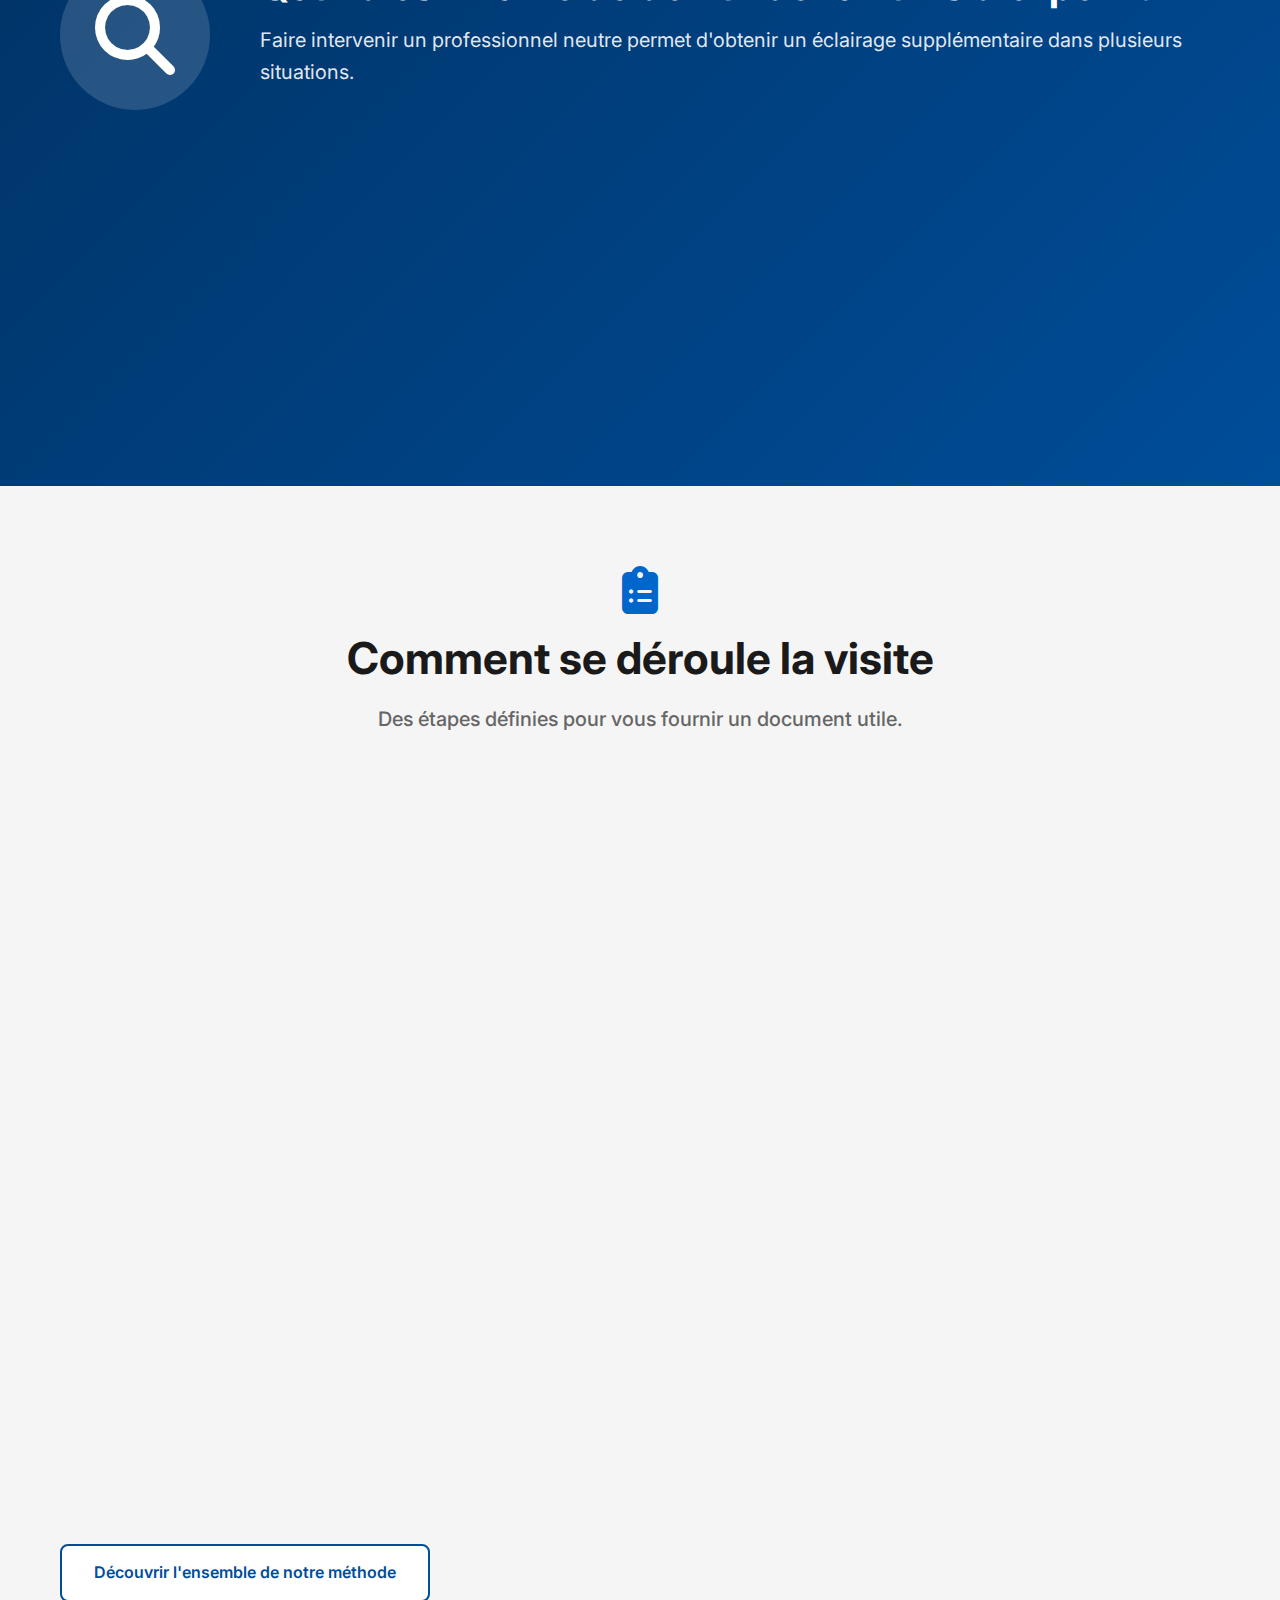
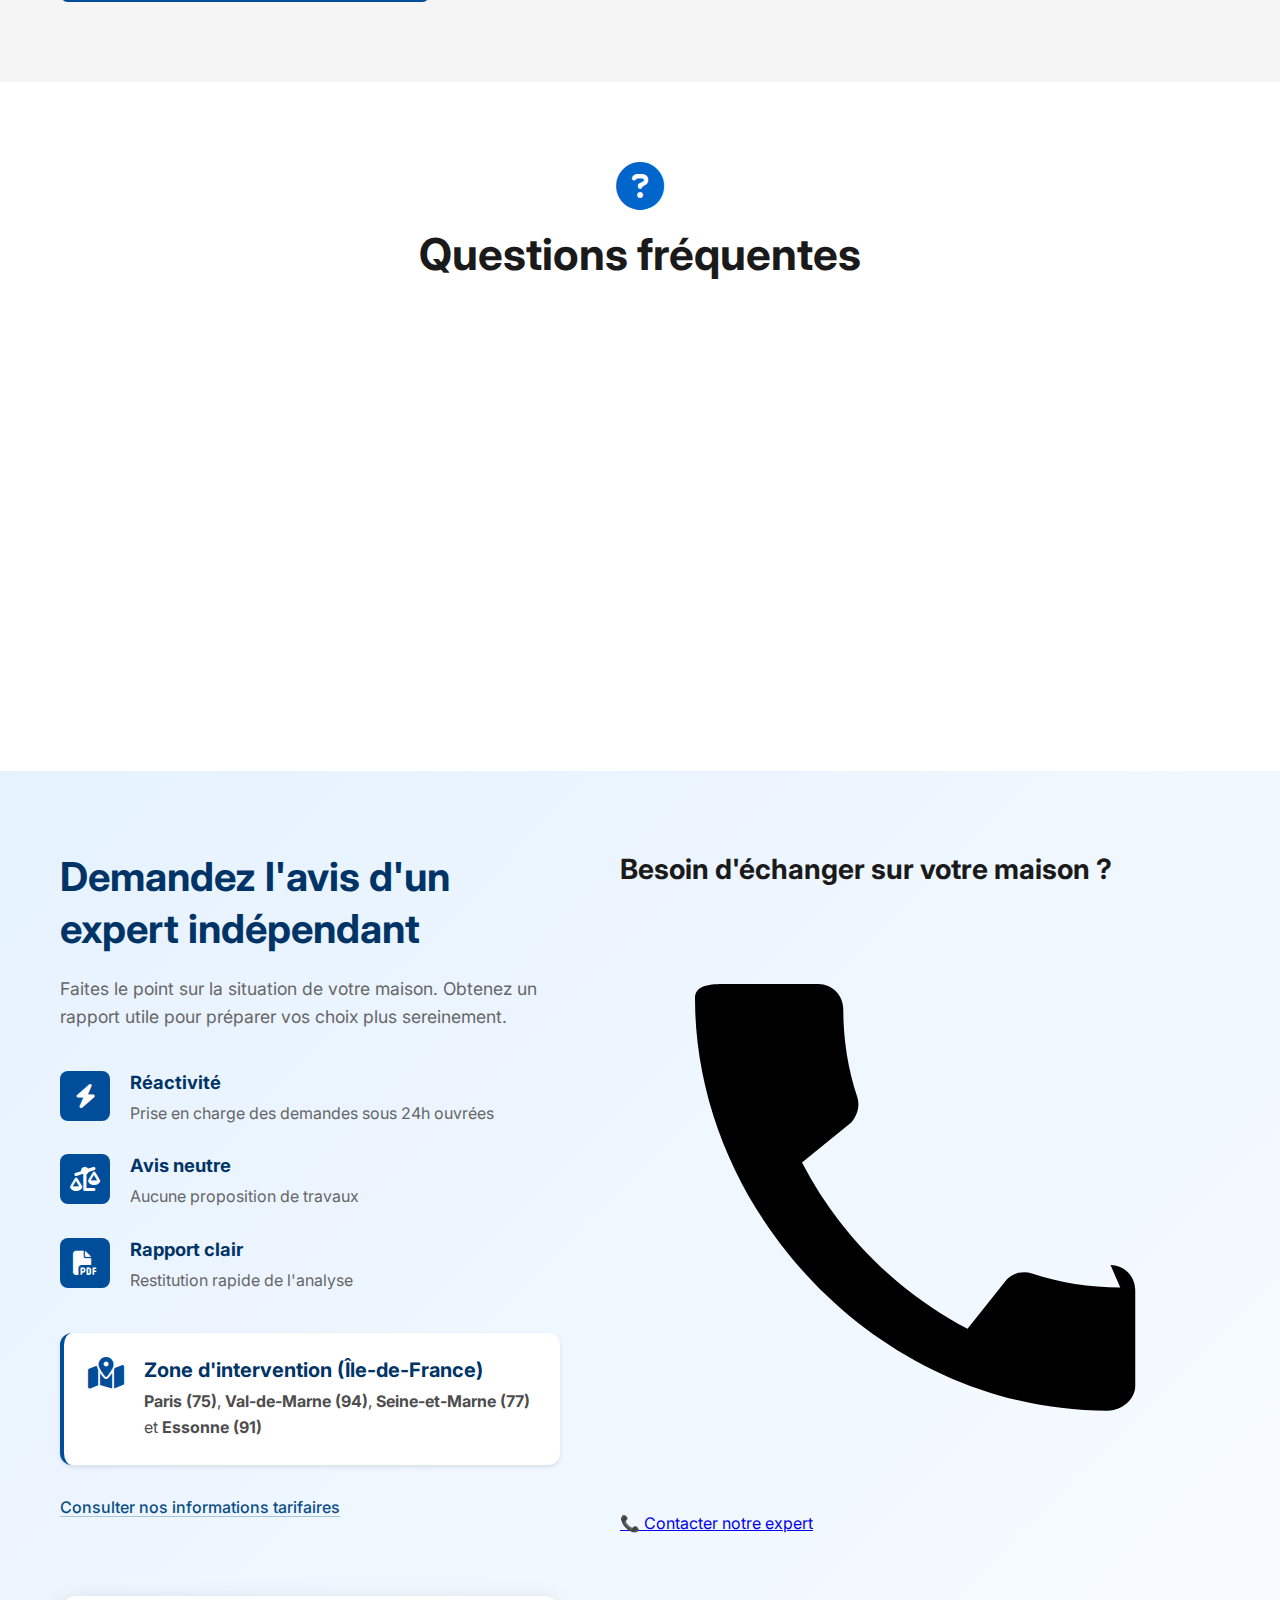
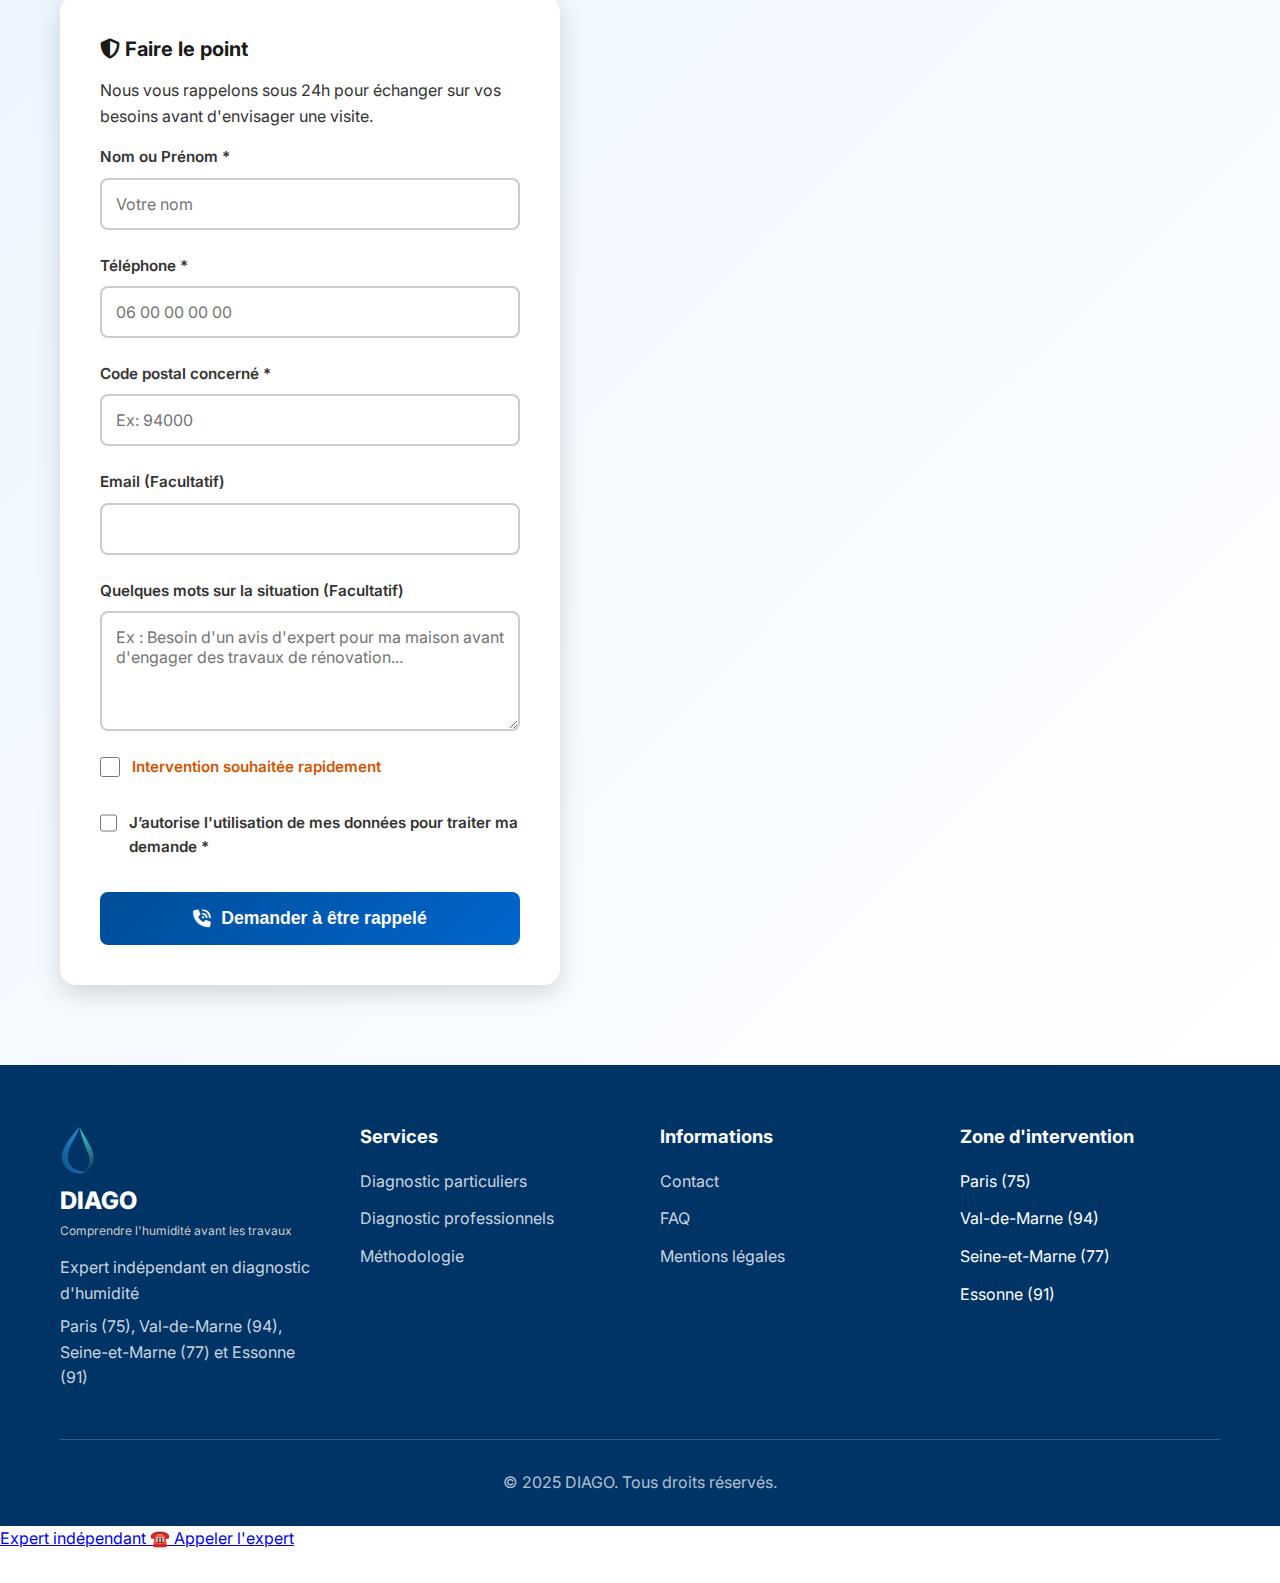
<file: expert-humidite-maison.html>
<!DOCTYPE html>
<html lang="fr-FR">
<head>

<script type="text/javascript">
    (function(c,l,a,r,i,t,y){
        c[a]=c[a]||function(){(c[a].q=c[a].q||[]).push(arguments)};
        t=l.createElement(r);t.async=1;t.src="https://www.clarity.ms/tag/"+i;
        y=l.getElementsByTagName(r)[0];y.parentNode.insertBefore(t,y);
    })(window, document, "clarity", "script", "v8ih3ie254");
</script>

<link rel="icon" type="image/png" href="/favicon.png">

    <!-- Google tag (gtag.js) -->
<script async src="https://www.googletagmanager.com/gtag/js?id=AW-17902488856">
</script>
<script>
  window.dataLayer = window.dataLayer || [];
  function gtag(){dataLayer.push(arguments);}
  gtag('js', new Date());

  gtag('config', 'AW-17902488856');
</script>
    <script>
  window.dataLayer = window.dataLayer || [];
  function gtag(){dataLayer.push(arguments);}

  // 1. Définir le consentement par défaut sur "REFUSÉ" (Important pour Google Ads)
  gtag('consent', 'default', {
    'ad_storage': 'denied',
    'ad_user_data': 'denied',
    'ad_personalization': 'denied',
    'analytics_storage': 'denied',
    'wait_for_update': 500
  });
  
  // 2. Charger le script Google
  gtag('js', new Date());
  gtag('config', 'AW-17902488856');
</script>

<script async src="https://www.googletagmanager.com/gtag/js?id=AW-17902488856"></script>

    <!-- Event snippet for Demande de devis conversion page -->
<script>
function gtag_report_conversion(url) {
  var callback = function () {
    if (typeof(url) != 'undefined') {
      window.location = url;
    }
  };
  gtag('event', 'conversion', {
      'send_to': 'AW-17902488856/LjcRCMzd-OsbEJiaydhC',
      'value': 1.0,
      'currency': 'EUR',
      'event_callback': callback
  });
  return false;
}
</script>

    <meta charset="UTF-8">
    <meta name="viewport" content="width=device-width, initial-scale=1.0">
    
    <!-- SEO Technique & Indexation -->
    <title>Expert humidité maison : diagnostic indépendant | DIAGO</title>
    <meta name="description" content="Expert humidité maison indépendant pour obtenir un avis clair, des mesures fiables et un rapport utile avant travaux.">
    <meta name="robots" content="index, follow, max-image-preview:large">
    <link rel="canonical" href="https://www.diago-humidite.fr/expert-humidite-maison.html">
    
    <!-- Optimisation Performance (Preconnect) -->
    <link rel="preconnect" href="https://fonts.googleapis.com">
    <link rel="preconnect" href="https://fonts.gstatic.com" crossorigin>
    <link rel="preconnect" href="https://cdn.jsdelivr.net">

    <!-- Géolocalisation (SEO Local) -->
    <meta name="geo.region" content="FR-IDF">
    <meta name="geo.placename" content="Île-de-France">
    
    <!-- Open Graph / Réseaux Sociaux -->
    <meta property="og:type" content="article">
    <meta property="og:locale" content="fr_FR">
    <meta property="og:site_name" content="DIAGO">
    <meta property="og:title" content="Expert humidité maison : diagnostic indépendant | DIAGO">
    <meta property="og:description" content="Expert humidité maison indépendant pour obtenir un avis clair, des mesures fiables et un rapport utile avant travaux.">
    <meta property="og:url" content="https://www.diago-humidite.fr/expert-humidite-maison.html">
    <meta property="og:image" content="https://www.diago-humidite.fr/images/share-image-maison.jpg">

    <!-- Twitter Cards -->
    <meta name="twitter:card" content="summary_large_image">
    <meta name="twitter:title" content="Expert humidité maison | Diagnostic indépendant">
    <meta name="twitter:description" content="Obtenez un avis d'expert clair et indépendant sur votre maison. Aucune proposition de travaux, uniquement une analyse fiable.">

    <!-- Styles -->
    <link rel="stylesheet" href="css/style.css">
    <link href="https://fonts.googleapis.com/css2?family=Inter:wght@300;400;500;600;700;800&display=swap" rel="stylesheet">
    <link rel="stylesheet" href="https://cdn.jsdelivr.net/npm/@fortawesome/fontawesome-free@6.4.0/css/all.min.css">
    <link rel="stylesheet" href="https://fonts.googleapis.com/css2?family=Montserrat:wght@400;700&display=swap">

    <!-- Schema.org (JSON-LD) : Hub Page + Breadcrumb + FAQ -->
    <script type="application/ld+json">
    {
      "@context": "https://schema.org",
      "@graph": [
        {
          "@type": "Service",
          "@id": "https://www.diago-humidite.fr/expert-humidite-maison.html",
          "url": "https://www.diago-humidite.fr/expert-humidite-maison.html",
          "name": "Expert Humidité Maison",
          "description": "Expert humidité maison indépendant pour obtenir un avis clair, des mesures fiables et un rapport utile avant travaux sans vente de réparations.",
          "provider": {
            "@type": "ProfessionalService",
            "name": "DIAGO",
            "logo": "https://www.diago-humidite.fr/logo.png",
            "image": "https://www.diago-humidite.fr/images/share-image-maison.jpg",
            "address": {
              "@type": "PostalAddress",
              "addressRegion": "Île-de-France",
              "addressCountry": "FR"
            }
          },
          "areaServed": ["Paris", "Val-de-Marne", "Seine-et-Marne", "Essonne"]
        },
        {
          "@type": "BreadcrumbList",
          "itemListElement": [
            {
              "@type": "ListItem",
              "position": 1,
              "name": "Accueil",
              "item": "https://www.diago-humidite.fr/"
            },
            {
              "@type": "ListItem",
              "position": 2,
              "name": "Expertise Humidité",
              "item": "https://www.diago-humidite.fr/expertise-humidite.html"
            },
            {
              "@type": "ListItem",
              "position": 3,
              "name": "Expert Maison",
              "item": "https://www.diago-humidite.fr/expert-humidite-maison.html"
            }
          ]
        },
        {
          "@type": "FAQPage",
          "mainEntity": [
            {
              "@type": "Question",
              "name": "Pourquoi faire appel à un expert pour ma maison plutôt qu'à une entreprise de rénovation ?",
              "acceptedAnswer": {
                "@type": "Answer",
                "text": "Un expert indépendant n'a pas pour objectif de vous vendre des travaux. Son rôle est de vous fournir une analyse neutre et objective. Cela vous permet d'obtenir un avis clair avant d'agir et de prendre vos décisions plus sereinement."
              }
            },
            {
              "@type": "Question",
              "name": "L'expert inspecte-t-il l'ensemble de la maison ?",
              "acceptedAnswer": {
                "@type": "Answer",
                "text": "Oui, l'expert observe la maison dans sa globalité. Un problème situé à un endroit précis demande parfois d'avoir une vision d'ensemble du bâtiment pour bien comprendre la situation."
              }
            },
            {
              "@type": "Question",
              "name": "Que contient le rapport de l'expert ?",
              "acceptedAnswer": {
                "@type": "Answer",
                "text": "Le rapport rassemble les constats visuels, les mesures relevées sur place et un avis neutre. Il constitue un document utile pour préparer vos travaux ou échanger avec d'autres professionnels."
              }
            }
          ]
        }
      ]
    }
    </script>
    
    <style>
        /* Styles spécifiques pour le maillage éditorial premium - Version épurée et subtile */
        .editorial-hub-block {
            background: #ffffff;
            border-radius: 4px;
            padding: 35px 40px;
            margin-bottom: 25px;
            border-left: 3px solid #0b4e85;
            box-shadow: 0 2px 15px rgba(0,0,0,0.03);
            transition: transform 0.3s ease, box-shadow 0.3s ease;
        }
        .editorial-hub-block:hover {
            transform: translateY(-2px);
            box-shadow: 0 4px 20px rgba(0,0,0,0.05);
        }
        .editorial-hub-title {
            color: #0b4e85;
            font-size: 1.3rem;
            margin-bottom: 15px;
            display: flex;
            align-items: center;
            font-weight: 700;
        }
        .editorial-hub-title i {
            margin-right: 12px;
            color: #2a9df4;
            font-size: 1.2rem;
        }
        .editorial-hub-text {
            color: #4a5568;
            font-size: 1.05rem;
            line-height: 1.7;
        }
        .premium-link {
            color: #0b4e85;
            font-weight: 500;
            text-decoration: underline;
            text-decoration-color: rgba(11, 78, 133, 0.3);
            text-underline-offset: 3px;
            transition: all 0.2s ease;
        }
        .premium-link:hover {
            color: #2a9df4;
            text-decoration-color: #2a9df4;
        }

        /* Correction pour garder les liens blancs sur fond sombre (blocs avantages) */
        .advantage-item .premium-link {
            color: #ffffff;
            text-decoration-color: rgba(255, 255, 255, 0.4);
        }
        .advantage-item .premium-link:hover {
            color: #4ecdc4; /* Touche de cyan au survol pour rester cohérent avec la charte */
            text-decoration-color: #4ecdc4;
        }
    </style>
</head>
<body>
    <!-- Header Identique -->
    <header class="header">
        <div class="container">
            <div class="header-content"> 
                <a href="index.html" class="logo-link" aria-label="Retour à l'accueil Diago">
                <div class="diago-logo header-logo">
                    <svg class="logo-icon" viewBox="0 0 100 130" xmlns="http://www.w3.org/2000/svg" role="img" aria-label="Logo Diago">
                        <defs>
                            <linearGradient id="gradBlue" x1="0%" y1="100%" x2="100%" y2="0%">
                                <stop offset="0%" style="stop-color:#0b4e85"/>
                                <stop offset="100%" style="stop-color:#2a9df4"/>
                            </linearGradient>

                            <linearGradient id="gradTeal" x1="0%" y1="100%" x2="0%" y2="0%">
                                <stop offset="0%" style="stop-color:#0f3a5d"/>
                                <stop offset="100%" style="stop-color:#4ecdc4"/>
                            </linearGradient>
                        </defs>

                        <path d="M 50 5 C 30 30, 0 60, 5 90 C 10 120, 45 135, 70 120 C 50 125, 20 110, 20 85 C 20 55, 45 30, 50 5 Z"
                              fill="url(#gradBlue)" />

                        <path d="M 50 5 C 70 40, 95 70, 85 100 C 80 115, 65 122, 55 122 C 75 115, 80 95, 75 80 C 65 55, 55 25, 50 5 Z"
                              fill="url(#gradTeal)" />
                    </svg>

                    <div class="logo-text">
                        <span class="brand-name">DIAGO</span>
                        <span class="tagline">Comprendre l'humidité avant les travaux</span>
                    </div>
                </div>
                </a>
                <nav class="nav" role="navigation">
                    <a href="/index.html#prestations">Prestations</a>
                    <a href="/index.html#methode">Méthodologie</a>
                    <a href="#" id="btn-appel-header" class="btn-call header-cta" aria-label="Appeler gratuitement">
                        <svg viewBox="0 0 24 24" aria-hidden="true"><path d="M20.01 15.38c-1.23 0-2.42-.2-3.53-.56a.977.977 0 0 0-1.01.24l-1.57 1.97c-2.83-1.49-5.15-3.8-6.62-6.65l1.97-1.6c.26-.29.35-.69.24-1.02-.37-1.11-.56-2.3-.56-3.53 0-.54-.45-.99-.99-.99H4.19C3.65 3.25 3 3.25 3 3.81c0 8.61 7.43 16.5 16.5 16.5.56 0 1.11-.45 1.11-.99v-3.85c0-.54-.45-.99-.99-.99z"/></svg>
                        <span>Appeler</span>
                    </a>
                    <a href="#contact" class="btn-primary-small">Demander un diagnostic</a>
                </nav>
                <button class="mobile-menu-toggle" aria-label="Ouvrir le menu">
                    <i class="fas fa-bars" aria-hidden="true"></i>
                </button>
            </div> 
        </div>
    </header>

    <!-- Mobile Menu -->
    <div class="mobile-menu">
        <a href="/index.html#prestations">Prestations</a>
        <a href="/index.html#methode">Méthodologie</a>
        <a href="#contact">Contact</a>
    </div>

    <!-- MAIN CONTENT - EXPERT HUMIDITE MAISON -->
    <main>
        
        <!-- Hero Section -->
        <section class="hero">
            <div class="container">
                <div class="hero-content">
                    <div class="hero-text">
                        <h1><span class="highlight">Expert Humidité Maison</span> : Obtenir un avis neutre sur votre bien</h1>
                        <p class="hero-subtitle">Que votre maison soit ancienne ou récente, demander l'avis d'un expert est souvent judicieux avant de prendre des décisions. Nous vous apportons une analyse indépendante, sans aucune vente de travaux, pour faire le point sur la situation.</p>
                        <div class="hero-features">
                            <div class="feature-badge">
                                <i class="fas fa-balance-scale" aria-hidden="true"></i>
                                <span>Avis neutre et objectif</span>
                            </div>
                            <div class="feature-badge">
                                <i class="fas fa-search" aria-hidden="true"></i>
                                <span>Mesures professionnelles</span>
                            </div>
                            <div class="feature-badge">
                                <i class="fas fa-file-alt" aria-hidden="true"></i>
                                <span>Rapport clair et utile</span>
                            </div>
                        </div>
                        <div class="hero-cta">
                            <a href="#contact" class="btn-primary">Demander un avis d'expert</a>
                            <a href="/methodologie.html" class="btn-secondary">Découvrir notre démarche</a>
                        </div>
                    </div>
                    <div class="hero-image">
                        <div class="hero-card">
                            <i class="fas fa-clipboard-check" aria-hidden="true"></i>
                            <h3>L'engagement DIAGO</h3>
                            <ul>
                                <li><i class="fas fa-search-plus" aria-hidden="true"></i> Faire le point sur la situation globale</li>
                                <li><i class="fas fa-times-circle" aria-hidden="true"></i> Aucune proposition de travaux</li>
                                <li><i class="fas fa-temperature-low" aria-hidden="true"></i> S'appuyer sur des mesures sur place</li>
                                <li><i class="fas fa-shield-alt" aria-hidden="true"></i> Vous accompagner de façon neutre</li>
                            </ul>
                        </div>
                    </div>
                </div>
            </div>
        </section>

        <!-- Intro : L'importance d'un regard expert et neutre -->
        <section class="problem-section" style="background-color: #f8f9fa;">
            <div class="container">
                <div class="section-header">
                    <h2>L'intérêt de demander un avis d'expert pour votre maison</h2>
                </div>
                <div class="problem-content">
                    <div class="problem-text">
                        <p>Une maison est un ensemble qui demande une attention particulière. Lorsque des traces d'humidité apparaissent, il est parfois difficile d'y voir clair. Que vous ayez un projet de rénovation, d'achat ou que vous souhaitiez simplement faire le point, obtenir un avis extérieur est souvent nécessaire.</p>
                        
                        <div class="alert-box">
                            <i class="fas fa-info-circle" aria-hidden="true"></i>
                            <p><strong>L'erreur courante :</strong> Entamer des interventions ou recouvrir les marques sans avoir pris le temps d'évaluer la situation globale de la maison.</p>
                        </div>
                        
                        <p>Faire appel à un <strong>expert humidité maison</strong> vous permet de temporiser et d'obtenir des réponses. Contrairement aux entreprises qui réalisent les travaux, notre objectif est uniquement de vous fournir un avis neutre. Avec un <a href="/diagnostic-humidite-independant.html" class="premium-link">diagnostic indépendant</a>, vous obtenez un compte-rendu basé sur des mesures fiables, conçu pour vous aider à préparer la suite de vos démarches sans pression commerciale.</p>
                    </div>
                    <div class="problem-image">
                        <div class="quote-box" style="margin-top: 0; height: 100%; display: flex; flex-direction: column; justify-content: center;">
                            <i class="fas fa-quote-left" aria-hidden="true" style="font-size: 2rem; color: #0b4e85;"></i>
                            <p style="font-size: 1.1rem; line-height: 1.6; font-weight: 500; margin-top: 15px;">Le regard neutre d'un expert permet d'obtenir un avis clair avant d'agir. C'est un moyen simple de préparer vos décisions plus sereinement.</p>
                        </div>
                    </div>
                </div>
            </div>
        </section>

        <!-- Pourquoi choisir un expert indépendant -->
        <section class="trust-section">
            <div class="container">
                <div class="section-header">
                    <h2>Pourquoi faire intervenir un <span class="highlight">expert humidité maison</span> ?</h2>
                    <p class="section-subtitle">Un accompagnement professionnel pour faire le point sur votre bien</p>
                </div>
                <div class="trust-grid">
                    <div class="trust-item">
                        <div class="trust-icon">
                            <i class="fas fa-eye" aria-hidden="true"></i>
                        </div>
                        <h4>Évaluer la situation</h4>
                        <p>Un expert prend le temps d'observer la maison de manière globale. Cette approche permet de disposer d'un avis clair avant d'envisager la moindre intervention.</p>
                    </div>
                    <div class="trust-item">
                        <div class="trust-icon">
                            <i class="fas fa-wallet" aria-hidden="true"></i>
                        </div>
                        <h4>Prudence sur les travaux</h4>
                        <p>Un avis neutre vous aide à mieux évaluer la pertinence des différents travaux possibles, en évitant de vous précipiter vers des solutions parfois inadaptées.</p>
                    </div>
                    <div class="trust-item">
                        <div class="trust-icon">
                            <i class="fas fa-handshake" aria-hidden="true"></i>
                        </div>
                        <h4>Préparer les décisions</h4>
                        <p>Avec un rapport concret, vous disposez d'un document utile pour consulter ensuite les entreprises de votre choix avec plus de repères.</p>
                    </div>
                    <div class="trust-item">
                        <div class="trust-icon">
                            <i class="fas fa-home" aria-hidden="true"></i>
                        </div>
                        <h4>Un regard bienveillant</h4>
                        <p>Que votre maison soit ancienne ou plus récente, une visite professionnelle vous aide à faire le point sur l'état général de votre intérieur.</p>
                    </div>
                </div>
            </div>
        </section>

        <!-- Ce que comprend l'intervention -->
        <section class="services-section">
            <div class="container">
                <div class="section-header">
                    <i class="fas fa-microscope" aria-hidden="true"></i>
                    <h2>Ce que comprend la visite de notre expert</h2>
                    <p class="section-subtitle">Une méthode de diagnostic pensée pour l'environnement d'une maison.</p>
                </div>
                
                <div class="services-content">
                    <div style="max-width: 900px; margin: 0 auto;">
                        
                        <!-- Bloc Éditorial 1 -->
                        <div class="editorial-hub-block">
                            <h3 class="editorial-hub-title"><i class="fas fa-tachometer-alt" aria-hidden="true"></i>Une observation appuyée par des mesures</h3>
                            <div class="editorial-hub-text">
                                <p>Un expert ne se contente pas d'un simple constat visuel. Nous utilisons un matériel professionnel pour effectuer des relevés sur place, afin d'évaluer de manière neutre la situation des différentes pièces. Ces mesures nous permettent d'appuyer notre avis sur des éléments tangibles.</p>
                            </div>
                        </div>

                        <!-- Bloc Éditorial 2 -->
                        <div class="editorial-hub-block">
                            <h3 class="editorial-hub-title"><i class="fas fa-file-contract" aria-hidden="true"></i>Un rapport utile pour préparer vos choix</h3>
                            <div class="editorial-hub-text">
                                <p>À l'issue de la visite, l'expert vous transmet un rapport clair. Ce document rassemble les mesures effectuées et notre analyse neutre de la situation. Il est conçu pour être un outil de préparation, utile si vous décidez par la suite de consulter des artisans.</p>
                            </div>
                        </div>

                    </div>
                </div>
            </div>
        </section>

        <!-- Indépendance VS Vente (Le regard d'un expert) -->
        <section class="problem-section" style="background-color: white;">
            <div class="container">
                <div class="section-header">
                    <h2>La différence entre un <span class="highlight">expert indépendant</span> et une entreprise de travaux</h2>
                </div>
                <div class="problem-content">
                    <div class="problem-text">
                        <h3>Les limites des visites d'entreprises</h3>
                        <p>Il est fréquent de se voir proposer des bilans par des sociétés qui réalisent elles-mêmes des travaux. Dans ce cadre, la visite sert souvent de préalable à l'élaboration d'un devis.</p>
                        
                        <p>Cette situation peut nuancer l'impartialité du bilan. Un professionnel des travaux aura tendance à s'orienter vers les interventions qu'il propose habituellement à ses clients.</p>

                        <h3>L'approche de l'expert DIAGO</h3>
                        <ul class="checkmark-list">
                            <li><i class="fas fa-check" aria-hidden="true"></i> <strong>Une mission uniquement centrée sur l'analyse :</strong> Notre rôle est de réaliser une visite technique. Nous ne faisons pas de travaux, ce qui assure notre indépendance.</li>
                            <li><i class="fas fa-check" aria-hidden="true"></i> <strong>Une analyse neutre de la situation :</strong> Nos recommandations se basent sur les mesures relevées chez vous, sans démarche commerciale.</li>
                            <li><i class="fas fa-check" aria-hidden="true"></i> <strong>Un avis pour vous aider :</strong> Avec notre rapport, vous avez un document supplémentaire en main pour faire vos choix et consulter librement les professionnels de votre choix.</li>
                        </ul>
                    </div>
                    <div class="problem-image">
                        <div class="comparison-card">
                            <div class="comparison-item bad">
                                <i class="fas fa-times-circle" aria-hidden="true"></i>
                                <h4>Entreprise de Travaux</h4>
                                <ul>
                                    <li>L'objectif est souvent de proposer un devis</li>
                                    <li>Le bilan peut manquer de neutralité</li>
                                    <li>Propose généralement ses propres services</li>
                                    <li>L'analyse accompagne une démarche commerciale</li>
                                </ul>
                            </div>
                            <div class="comparison-item good">
                                <i class="fas fa-check-circle" aria-hidden="true"></i>
                                <h4>Expert Indépendant DIAGO</h4>
                                <ul>
                                    <li>L'objectif est de fournir un avis clair</li>
                                    <li>Analyse neutre et indépendante</li>
                                    <li>Aucun devis de travaux proposé</li>
                                    <li>Rapport utile pour préparer vos décisions</li>
                                </ul>
                            </div>
                        </div>
                    </div>
                </div>
            </div>
        </section>

        <!-- Dans quels cas faire appel à un expert -->
        <section class="professional-section" style="background-color: #f1f5f9;">
            <div class="container">
                <div class="professional-content">
                    <div class="professional-icon">
                        <i class="fas fa-search" aria-hidden="true"></i>
                    </div>
                    <div class="professional-text">
                        <h2>Quand est-il utile de demander un avis d'expert ?</h2>
                        <p class="professional-subtitle">Faire intervenir un professionnel neutre permet d'obtenir un éclairage supplémentaire dans plusieurs situations.</p>
                        
                        <div class="advantages-grid" style="margin-top: 30px;">
                            <div class="advantage-item">
                                <i class="fas fa-home" aria-hidden="true"></i>
                                <span><strong>Lors d'un projet immobilier :</strong> Un <a href="/diagnostic-humidite-maison.html" class="premium-link">diagnostic maison</a> permet de faire le point de manière neutre sur l'état du bien avant l'achat.</span>
                            </div>
                            <div class="advantage-item">
                                <i class="fas fa-tools" aria-hidden="true"></i>
                                <span><strong>Avant de prévoir des travaux :</strong> Obtenir un avis extérieur permet de préparer ses futurs aménagements avec plus de recul.</span>
                            </div>
                            <div class="advantage-item">
                                <i class="fas fa-exclamation-triangle" aria-hidden="true"></i>
                                <span><strong>Face à des signes persistants :</strong> Si des traces reviennent régulièrement, l'avis d'un expert peut aider à y voir plus clair.</span>
                            </div>
                            <div class="advantage-item">
                                <i class="fas fa-balance-scale" aria-hidden="true"></i>
                                <span><strong>En complément d'autres avis :</strong> Si vous avez reçu des propositions d'artisans très différentes, un regard neutre vous aide à faire le tri.</span>
                            </div>
                        </div>
                    </div>
                </div>
            </div>
        </section>

        <!-- Méthodologie du diagnostic -->
        <section class="methodology-section">
            <div class="container">
                <div class="section-header">
                    <i class="fas fa-clipboard-list" aria-hidden="true"></i>
                    <h2>Comment se déroule la visite</h2>
                    <p class="section-subtitle">Des étapes définies pour vous fournir un document utile.</p>
                </div>
                <div class="methodology-steps">
                    <div class="step">
                        <div class="step-number">1</div>
                        <div class="step-content">
                            <h3>Échange sur place</h3>
                            <p>L'expert prend le temps de discuter avec vous pour comprendre le contexte et l'historique de votre maison.</p>
                        </div>
                        <div class="step-icon">
                            <i class="fas fa-eye" aria-hidden="true"></i>
                        </div>
                    </div>
                    <div class="step">
                        <div class="step-number">2</div>
                        <div class="step-content">
                            <h3>Relevés et mesures</h3>
                            <p>Nous utilisons des équipements de mesure pour évaluer la situation dans les différentes pièces, sans rien dégrader.</p>
                        </div>
                        <div class="step-icon">
                            <i class="fas fa-tachometer-alt" aria-hidden="true"></i>
                        </div>
                    </div>
                    <div class="step">
                        <div class="step-number">3</div>
                        <div class="step-content">
                            <h3>Regroupement des données</h3>
                            <p>L'expert rassemble les différentes mesures effectuées pour avoir une lecture d'ensemble de la maison.</p>
                        </div>
                        <div class="step-icon">
                            <i class="fas fa-project-diagram" aria-hidden="true"></i>
                        </div>
                    </div>
                    <div class="step">
                        <div class="step-number">4</div>
                        <div class="step-content">
                            <h3>Remise du rapport</h3>
                            <p>Vous recevez un document comprenant nos relevés et un avis neutre, pensé pour vous aider à préparer la suite.</p>
                        </div>
                        <div class="step-icon">
                            <i class="fas fa-file-signature" aria-hidden="true"></i>
                        </div>
                    </div>
                </div>
                <div class="text-center" style="margin-top: 40px;">
                    <a href="/methodologie.html" class="btn-secondary">Découvrir l'ensemble de notre méthode</a>
                </div>
            </div>
        </section>

        <!-- FAQ Spécifique Expert -->
        <section id="faq" class="faq-section">
            <div class="container">
                <div class="section-header">
                    <i class="fas fa-question-circle" aria-hidden="true"></i>
                    <h2>Questions fréquentes</h2>
                </div>
                <div class="faq-grid">
                    <div class="faq-item">
                        <div class="faq-question">
                            <i class="fas fa-chevron-right" aria-hidden="true"></i>
                            <h3>Pourquoi faire appel à un expert alors que des visites gratuites existent ?</h3>
                        </div>
                        <div class="faq-answer">
                            <p>Un expert indépendant facture sa visite pour garantir un avis neutre. Les visites gratuites ont souvent pour objectif de vous proposer des devis de travaux dans la foulée. Demander un avis d'expert permet de prendre du recul.</p>
                        </div>
                    </div>
                    <div class="faq-item">
                        <div class="faq-question">
                            <i class="fas fa-chevron-right" aria-hidden="true"></i>
                            <h3>L'expert observe-t-il l'ensemble de la maison ?</h3>
                        </div>
                        <div class="faq-answer">
                            <p>Oui, l'expert essaie d'avoir une vision globale. Un problème repéré dans une pièce peut parfois demander d'évaluer d'autres parties de la maison pour avoir un avis plus complet.</p>
                        </div>
                    </div>
                    <div class="faq-item">
                        <div class="faq-question">
                            <i class="fas fa-chevron-right" aria-hidden="true"></i>
                            <h3>Comment le rapport peut-il m'être utile ?</h3>
                        </div>
                        <div class="faq-answer">
                            <p>Le rapport vous fournit un document clair et des mesures concrètes. Il vous sert de base pour consulter des entreprises par la suite, en vous donnant des éléments plus précis pour vos échanges.</p>
                        </div>
                    </div>
                    <div class="faq-item">
                        <div class="faq-question">
                            <i class="fas fa-chevron-right" aria-hidden="true"></i>
                            <h3>Combien de temps faut-il prévoir pour la visite ?</h3>
                        </div>
                        <div class="faq-answer">
                            <p>Cela dépend bien sûr de la taille de votre maison, mais il faut généralement compter entre une et deux heures pour réaliser une visite et des mesures complètes.</p>
                        </div>
                    </div>
                </div>
            </div>
        </section>

        <!-- CTA Final (Contact) -->
        <section id="contact" class="contact-section">
            <div class="container">
                <div class="contact-wrapper">
                    <div class="contact-info">
                        <h2>Demandez l'avis d'un expert indépendant</h2>
                        <p>Faites le point sur la situation de votre maison. Obtenez un rapport utile pour préparer vos choix plus sereinement.</p>
                        
                        <div class="contact-features">
                            <div class="contact-feature">
                                <i class="fas fa-bolt" aria-hidden="true"></i>
                                <div>
                                    <h4>Réactivité</h4>
                                    <p>Prise en charge des demandes sous 24h ouvrées</p>
                                </div>
                            </div>
                            <div class="contact-feature">
                                <i class="fas fa-balance-scale-left" aria-hidden="true"></i>
                                <div>
                                    <h4>Avis neutre</h4>
                                    <p>Aucune proposition de travaux</p>
                                </div>
                            </div>
                            <div class="contact-feature">
                                <i class="fas fa-file-pdf" aria-hidden="true"></i>
                                <div>
                                    <h4>Rapport clair</h4>
                                    <p>Restitution rapide de l'analyse</p>
                                </div>
                            </div>
                        </div>

                        <div class="contact-zone">
                            <i class="fas fa-map-marked-alt" aria-hidden="true"></i>
                            <div>
                                <h4>Zone d'intervention (Île-de-France)</h4>
                                <p> <strong>Paris (75)</strong>, <strong>Val-de-Marne (94)</strong>, <strong>Seine-et-Marne (77)</strong> et <strong>Essonne (91)</strong></p>
                            </div>
                        </div>
                        
                        <div style="margin-top: 30px;">
                             <a href="/prestations.html" class="premium-link">Consulter nos informations tarifaires</a>
                        </div>
                    </div>

                    <div class="pre-form-cta-container">
                        <h3>Besoin d'échanger sur votre maison ?</h3>
                        <a href="#" id="btn-appel-bas" class="btn-call form-cta-big">
                            <svg viewBox="0 0 24 24" aria-hidden="true"><path d="M20.01 15.38c-1.23 0-2.42-.2-3.53-.56a.977.977 0 0 0-1.01.24l-1.57 1.97c-2.83-1.49-5.15-3.8-6.62-6.65l1.97-1.6c.26-.29.35-.69.24-1.02-.37-1.11-.56-2.3-.56-3.53 0-.54-.45-.99-.99-.99H4.19C3.65 3.25 3 3.25 3 3.81c0 8.61 7.43 16.5 16.5 16.5.56 0 1.11-.45 1.11-.99v-3.85c0-.54-.45-.99-.99-.99z"/></svg>
                            📞 Contacter notre expert
                        </a>
                    </div>

                 <div class="contact-form-wrapper">
                    <div class="reassurance-header">
                        <h4><i class="fas fa-shield-alt"></i> Faire le point</h4>
                        <p>Nous vous rappelons sous 24h pour échanger sur vos besoins avant d'envisager une visite.</p>
                    </div>

                    <form id="contactForm" class="contact-form">
                        <input type="hidden" id="profile" name="profile" value="Demande Expert Maison">
                        <input type="hidden" id="nom" name="nom" value="">
                        <input type="hidden" id="ville" name="ville" value="">

                        <div class="form-group">
                            <label for="prenom">Nom ou Prénom *</label>
                            <input type="text" id="prenom" name="prenom" required autocomplete="given-name" placeholder="Votre nom">
                        </div>

                        <div class="form-group">
                            <label for="telephone">Téléphone *</label>
                            <input type="tel" id="telephone" name="telephone" required autocomplete="tel" placeholder="06 00 00 00 00">
                        </div>

                        <div class="form-group">
                            <label for="codePostal">Code postal concerné *</label>
                            <input type="text" id="codePostal" name="codePostal" pattern="[0-9]{5}" placeholder="Ex: 94000" required autocomplete="postal-code">
                        </div>

                        <div class="form-group">
                            <label for="email">Email (Facultatif)</label>
                            <input type="email" id="email" name="email" autocomplete="email">
                        </div>

                        <div class="form-group">
                            <label for="message">Quelques mots sur la situation (Facultatif)</label>
                            <textarea id="message" name="message" rows="3" placeholder="Ex : Besoin d'un avis d'expert pour ma maison avant d'engager des travaux de rénovation..."></textarea>
                        </div>

                        <div class="form-group checkbox-group bg-highlight">
                            <label class="checkbox-label">
                                <input type="checkbox" id="urgence" name="urgence">
                                <span style="font-weight: 600; color: #d35400;">Intervention souhaitée rapidement</span>
                            </label>
                        </div>

                        <div class="form-group checkbox-group">
                            <label class="checkbox-label">
                                <input type="checkbox" id="rgpd" name="rgpd" required>
                                <span>J’autorise l'utilisation de mes données pour traiter ma demande *</span>
                            </label>
                        </div>

                        <button type="submit" class="btn-submit btn-expert">
                            <i class="fas fa-phone-volume" aria-hidden="true"></i>
                            Demander à être rappelé
                        </button>

                        <div id="formMessage" class="form-message"></div>
                    </form>
                </div>
                </div>
            </div>
        </section>

    </main>

    <!-- Footer Identique -->
    <footer class="footer">
        <div class="container">
            <div class="footer-content">
               <div class="footer-section">
    <div class="diago-logo" style="margin-bottom: 15px;">
        <svg class="logo-icon" viewBox="0 0 100 130" xmlns="http://www.w3.org/2000/svg" style="height: 50px; width: auto;">
            <defs>
                <linearGradient id="gradBlueFooter" x1="0%" y1="100%" x2="100%" y2="0%">
                    <stop offset="0%" style="stop-color:#0b4e85"/>
                    <stop offset="100%" style="stop-color:#2a9df4"/>
                </linearGradient>

                <linearGradient id="gradTealFooter" x1="0%" y1="100%" x2="0%" y2="0%">
                    <stop offset="0%" style="stop-color:#0f3a5d"/>
                    <stop offset="100%" style="stop-color:#4ecdc4"/>
                </linearGradient>
            </defs>

            <path d="M 50 5 C 30 30, 0 60, 5 90 C 10 120, 45 135, 70 120 C 50 125, 20 110, 20 85 C 20 55, 45 30, 50 5 Z"
                  fill="url(#gradBlueFooter)" />

            <path d="M 50 5 C 70 40, 95 70, 85 100 C 80 115, 65 122, 55 122 C 75 115, 80 95, 75 80 C 65 55, 55 25, 50 5 Z"
                  fill="url(#gradTealFooter)" />
        </svg>

        <div class="logo-text">
            <span class="brand-name" style="font-size: 1.5rem; display: block; font-weight: 800; color: white;">DIAGO</span>
            <span class="tagline" style="font-size: 0.75rem; display: block; color: #ccc;">Comprendre l'humidité avant les travaux</span>
        </div>
    </div>
    
    <p>Expert indépendant en diagnostic d'humidité</p>
    <p>Paris (75), Val-de-Marne (94), Seine-et-Marne (77) et Essonne (91)</p>
</div>
                <div class="footer-section">
                    <h4>Services</h4>
                    <ul>
                        <li><a href="/index.html#prestations">Diagnostic particuliers</a></li>
                        <li><a href="/index.html#prestations">Diagnostic professionnels</a></li>
                        <li><a href="/index.html#methode">Méthodologie</a></li>
                    </ul>
                </div>
                <div class="footer-section">
                    <h4>Informations</h4>
                    <ul>
                        <li><a href="#contact">Contact</a></li>
                        <li><a href="#faq">FAQ</a></li>
                        <li><a href="/mentions-legales.html">Mentions légales</a></li>
                    </ul>
                </div>              
                <div class="footer-section">
                    <h4>Zone d'intervention</h4>
                    <ul>
                        <li>Paris (75)</li>
                        <li>Val-de-Marne (94)</li>
                        <li>Seine-et-Marne (77)</li>
                        <li>Essonne (91)</li>
                    </ul>
                </div>
            </div>
            <div class="footer-bottom">
                <p>&copy; 2025 DIAGO. Tous droits réservés.</p>
            </div>
        </div>
    </footer>

    <!-- Scripts fonctionnels -->
    <script src="js/main.js"></script>

    <!-- Bouton Sticky Mobile -->
    <div id="sticky-cta-mobile" class="sticky-mobile-wrapper">
        <a href="#" id="btn-appel-mobile">
            <div class="sticky-btn-content">
                <div class="sticky-text">
                    <span class="sticky-label">Expert indépendant</span>
                    <span class="sticky-sub">☎️ Appeler l'expert</span>
                </div>
                <div class="sticky-call-action">
                    <svg viewBox="0 0 24 24" width="24" height="24" fill="white"><path d="M20.01 15.38c-1.23 0-2.42-.2-3.53-.56a.977.977 0 0 0-1.01.24l-1.57 1.97c-2.83-1.49-5.15-3.8-6.62-6.65l1.97-1.6c.26-.29.35-.69.24-1.02-.37-1.11-.56-2.3-.56-3.53 0-.54-.45-.99-.99-.99H4.19C3.65 3.25 3 3.25 3 3.81c0 8.61 7.43 16.5 16.5 16.5.56 0 1.11-.45 1.11-.99v-3.85c0-.54-.45-.99-.99-.99z"/></svg>
                </div>
            </div>
        </a>
    </div>
                            
    <script>
        document.addEventListener('DOMContentLoaded', function() {
            const stickyBtn = document.getElementById('sticky-cta-mobile');
            function handleScroll() {
                if (window.scrollY > 150) {
                    if(stickyBtn) stickyBtn.classList.add('is-visible');
                } else {
                    if(stickyBtn) stickyBtn.classList.remove('is-visible');
                }
            }

            let ticking = false;
            window.addEventListener('scroll', function() {
                if (!ticking) {
                    window.requestAnimationFrame(function() {
                        handleScroll();
                        ticking = false;
                    });
                    ticking = true;
                }
            });
            handleScroll();
        });
    </script>
    
<script>
document.addEventListener('DOMContentLoaded', function() {
    const part1 = "06"; 
    const part2 = "82"; 
    const part3 = "53"; 
    const part4 = "39"; 
    const part5 = "50";
    
    const numeroComplet = part1 + part2 + part3 + part4 + part5;

    function lancerAppel(e) {
        e.preventDefault();
        window.location.href = 'tel:' + numeroComplet;
    }

    const btnHeader = document.getElementById('btn-appel-header');
    if(btnHeader) btnHeader.addEventListener('click', lancerAppel);

    const btnBas = document.getElementById('btn-appel-bas');
    if(btnBas) btnBas.addEventListener('click', lancerAppel);

    const btnMobile = document.getElementById('btn-appel-mobile');
    if(btnMobile) btnMobile.addEventListener('click', lancerAppel);
});
</script>

    <style>
  #cookie-banner {
    position: fixed;
    bottom: 0;
    left: 0;
    width: 100%;
    background-color: #2c3e50;
    color: #ffffff;
    padding: 15px 20px;
    display: flex;
    flex-direction: column;
    align-items: center;
    justify-content: center;
    box-shadow: 0 -2px 10px rgba(0,0,0,0.2);
    z-index: 9999;
    font-family: Arial, sans-serif;
    font-size: 14px;
    display: none;
  }
  
  @media (min-width: 768px) {
    #cookie-banner {
      flex-direction: row;
      justify-content: space-between;
      padding: 15px 50px;
    }
  }

  .cookie-buttons {
    margin-top: 10px;
    display: flex;
    gap: 10px;
  }
  
  @media (min-width: 768px) {
    .cookie-buttons { margin-top: 0; }
  }

  .btn-cookie {
    padding: 8px 16px;
    border: none;
    border-radius: 4px;
    cursor: pointer;
    font-weight: bold;
  }
  
  #btn-accept { background-color: #27ae60; color: white; }
  #btn-deny { background-color: #7f8c8d; color: white; }
</style>

<div id="cookie-banner">
  <div>
    Nous utilisons des cookies pour mesurer l'efficacité de nos campagnes publicitaires.
    <a href="/mentions-legales.html" style="color: #bdc3c7; text-decoration: underline;">En savoir plus</a>.
  </div>
  <div class="cookie-buttons">
    <button id="btn-deny" class="btn-cookie">Refuser</button>
    <button id="btn-accept" class="btn-cookie">Accepter</button>
  </div>
</div>

<script>
  (function() {
    var banner = document.getElementById('cookie-banner');
    var consent = localStorage.getItem('cookie_consent');

    if (!consent) {
      banner.style.display = 'flex';
    }

    document.getElementById('btn-accept').addEventListener('click', function() {
      gtag('consent', 'update', {
        'ad_storage': 'granted',
        'ad_user_data': 'granted',
        'ad_personalization': 'granted',
        'analytics_storage': 'granted'
      });
      localStorage.setItem('cookie_consent', 'granted');
      banner.style.display = 'none';
    });

    document.getElementById('btn-deny').addEventListener('click', function() {
      localStorage.setItem('cookie_consent', 'denied');
      banner.style.display = 'none';
    });
  })();
</script>
    
</body>
</html>
</file>
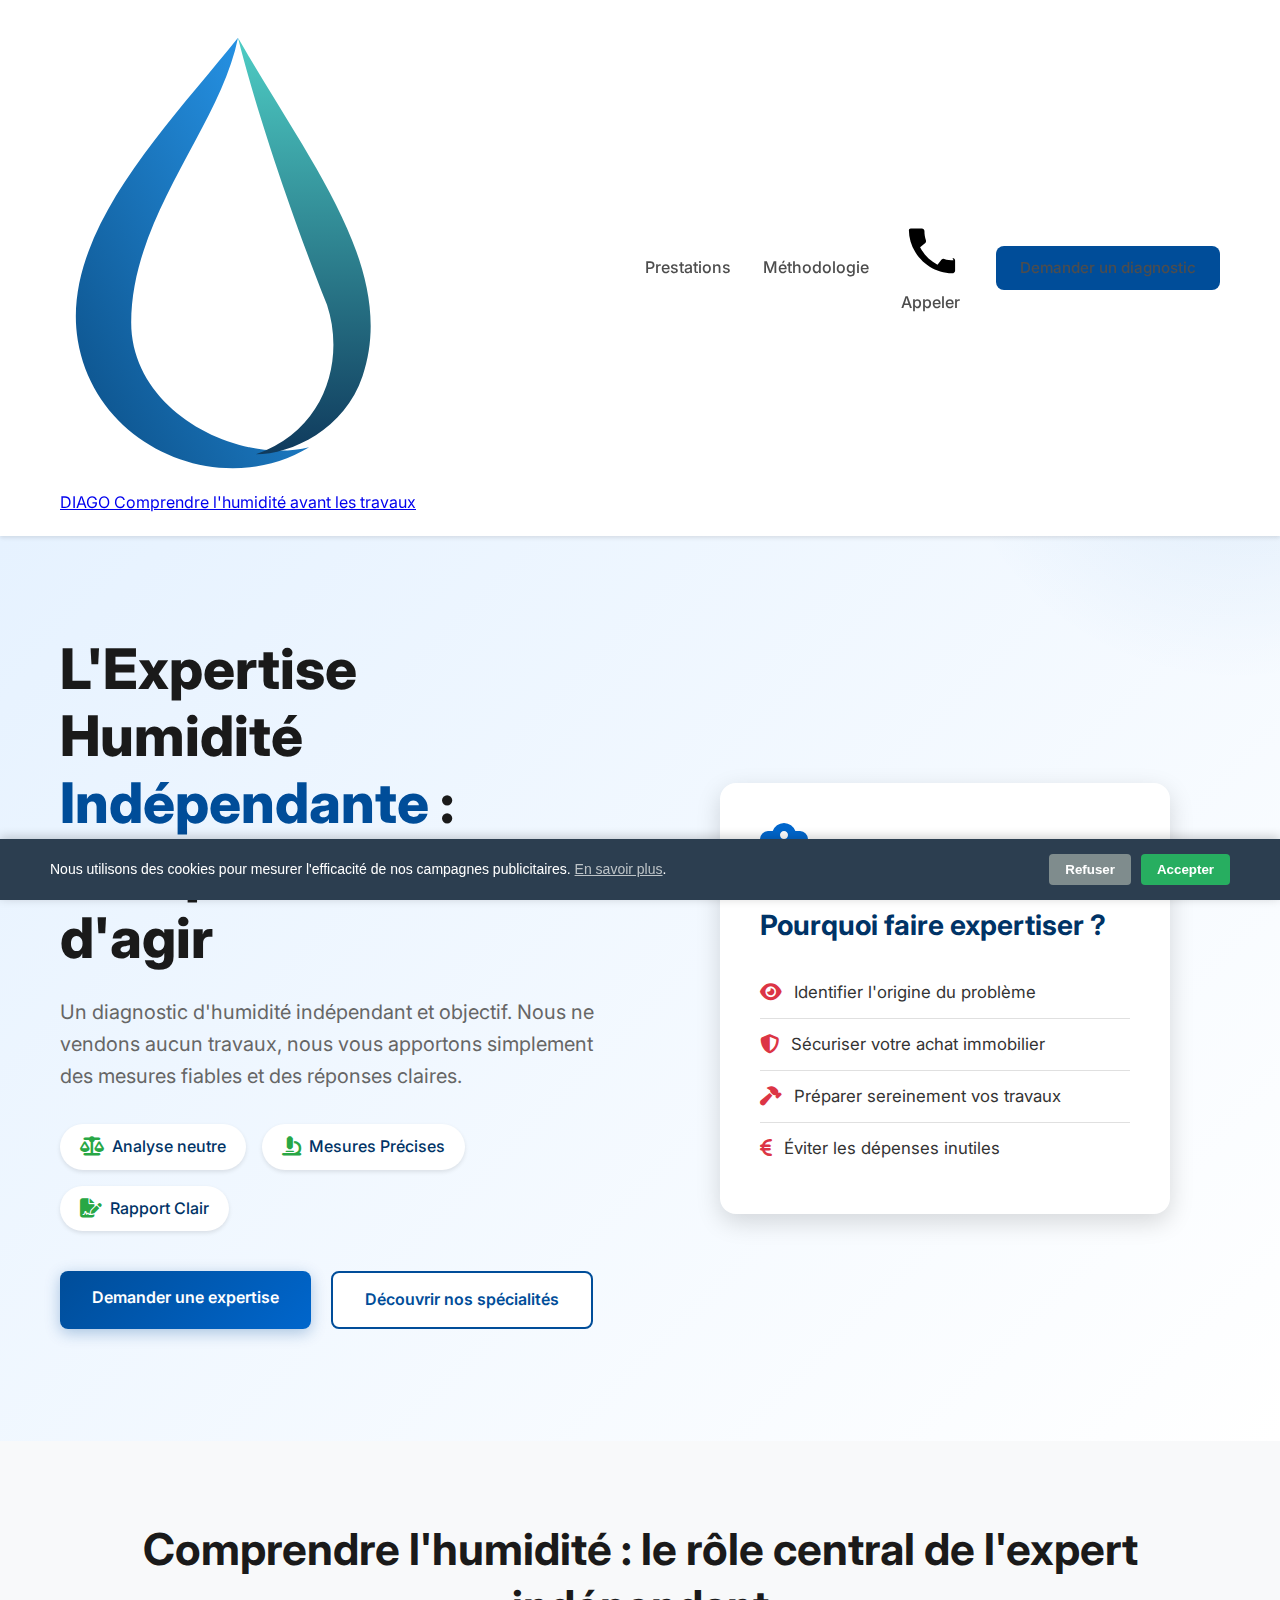
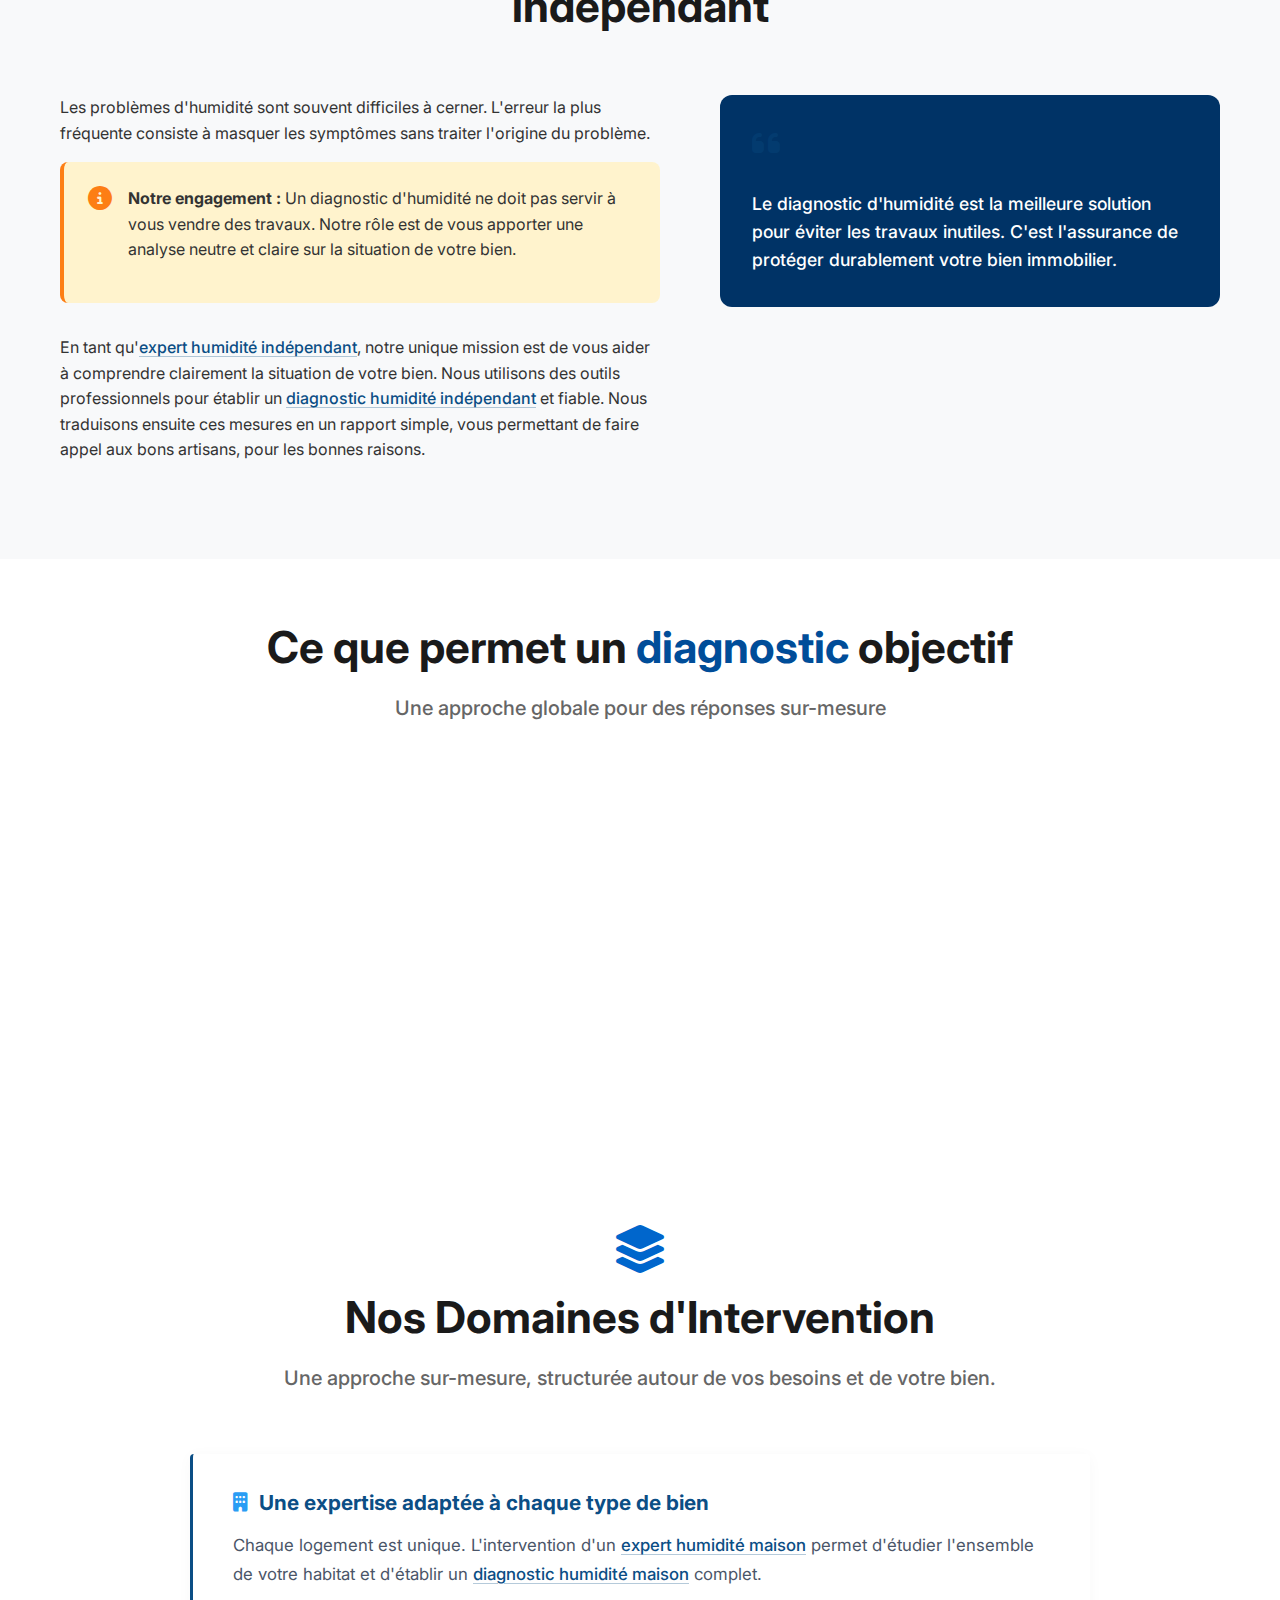
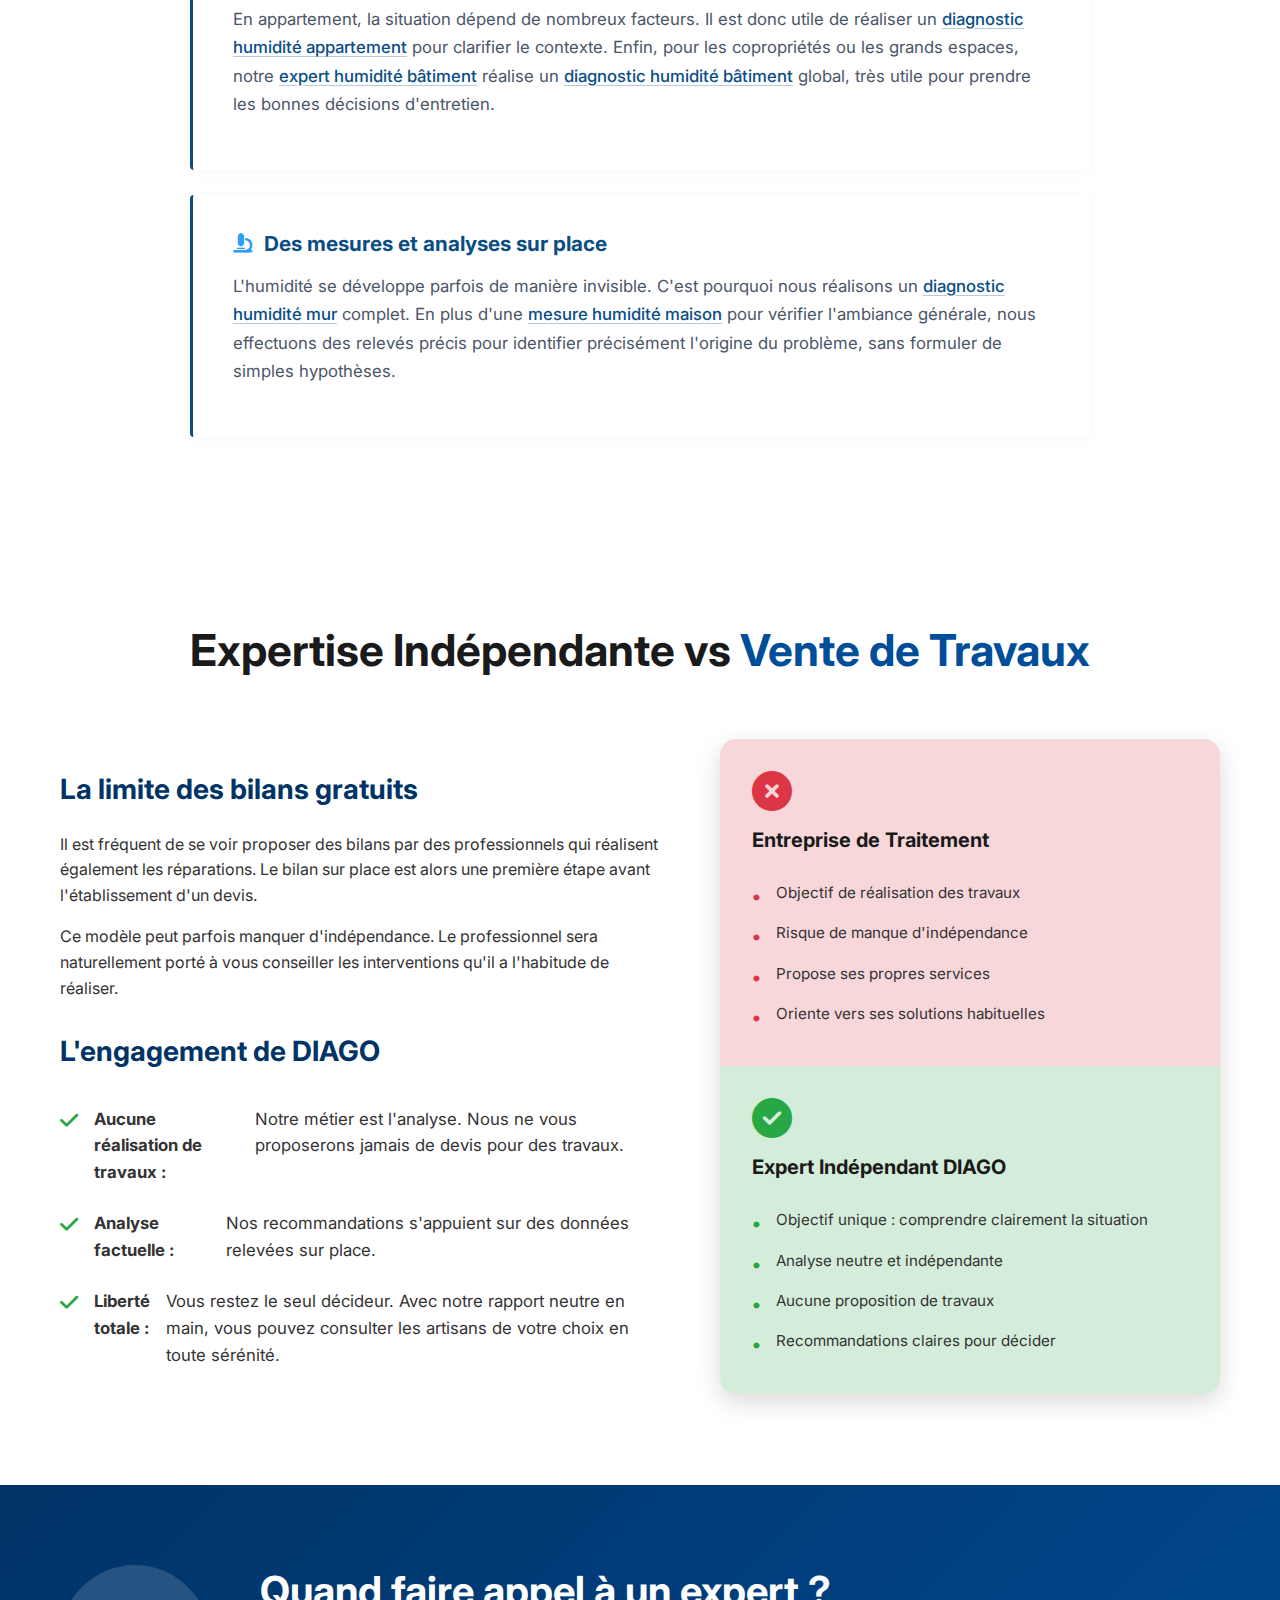
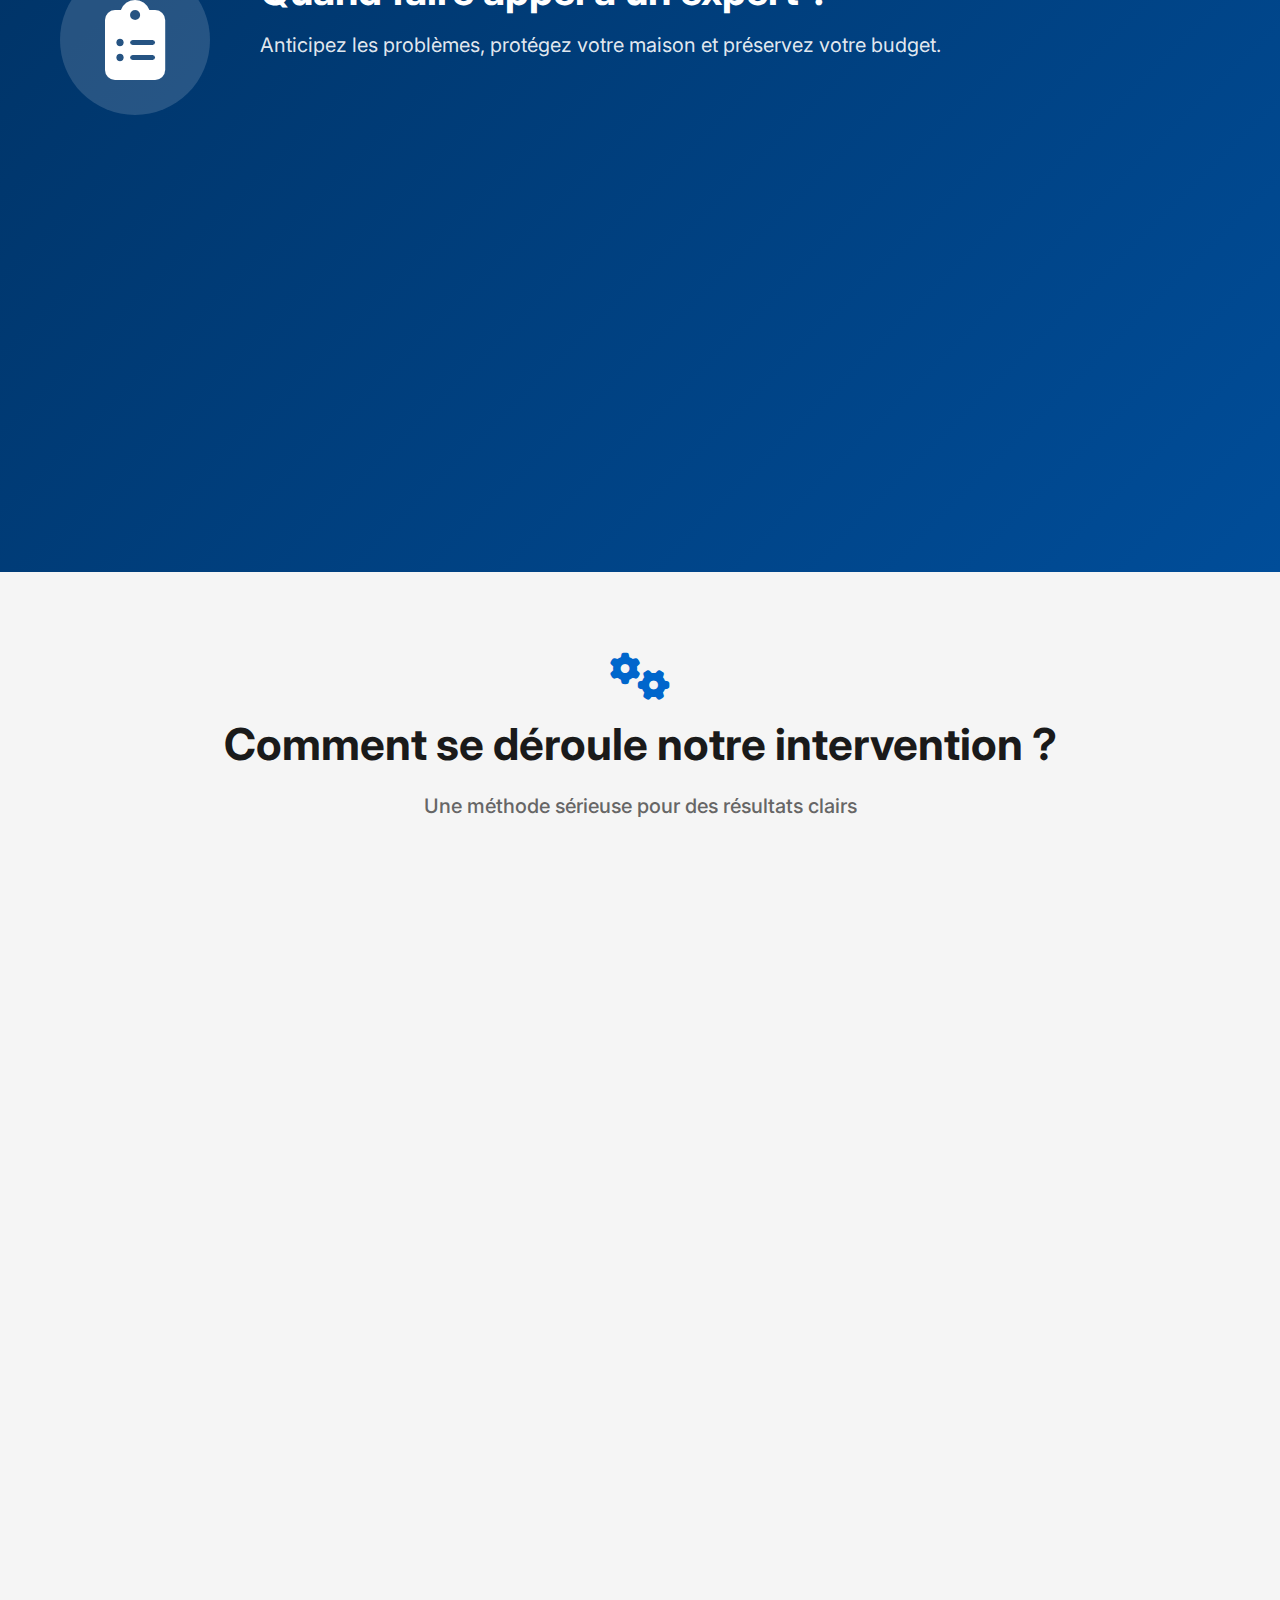
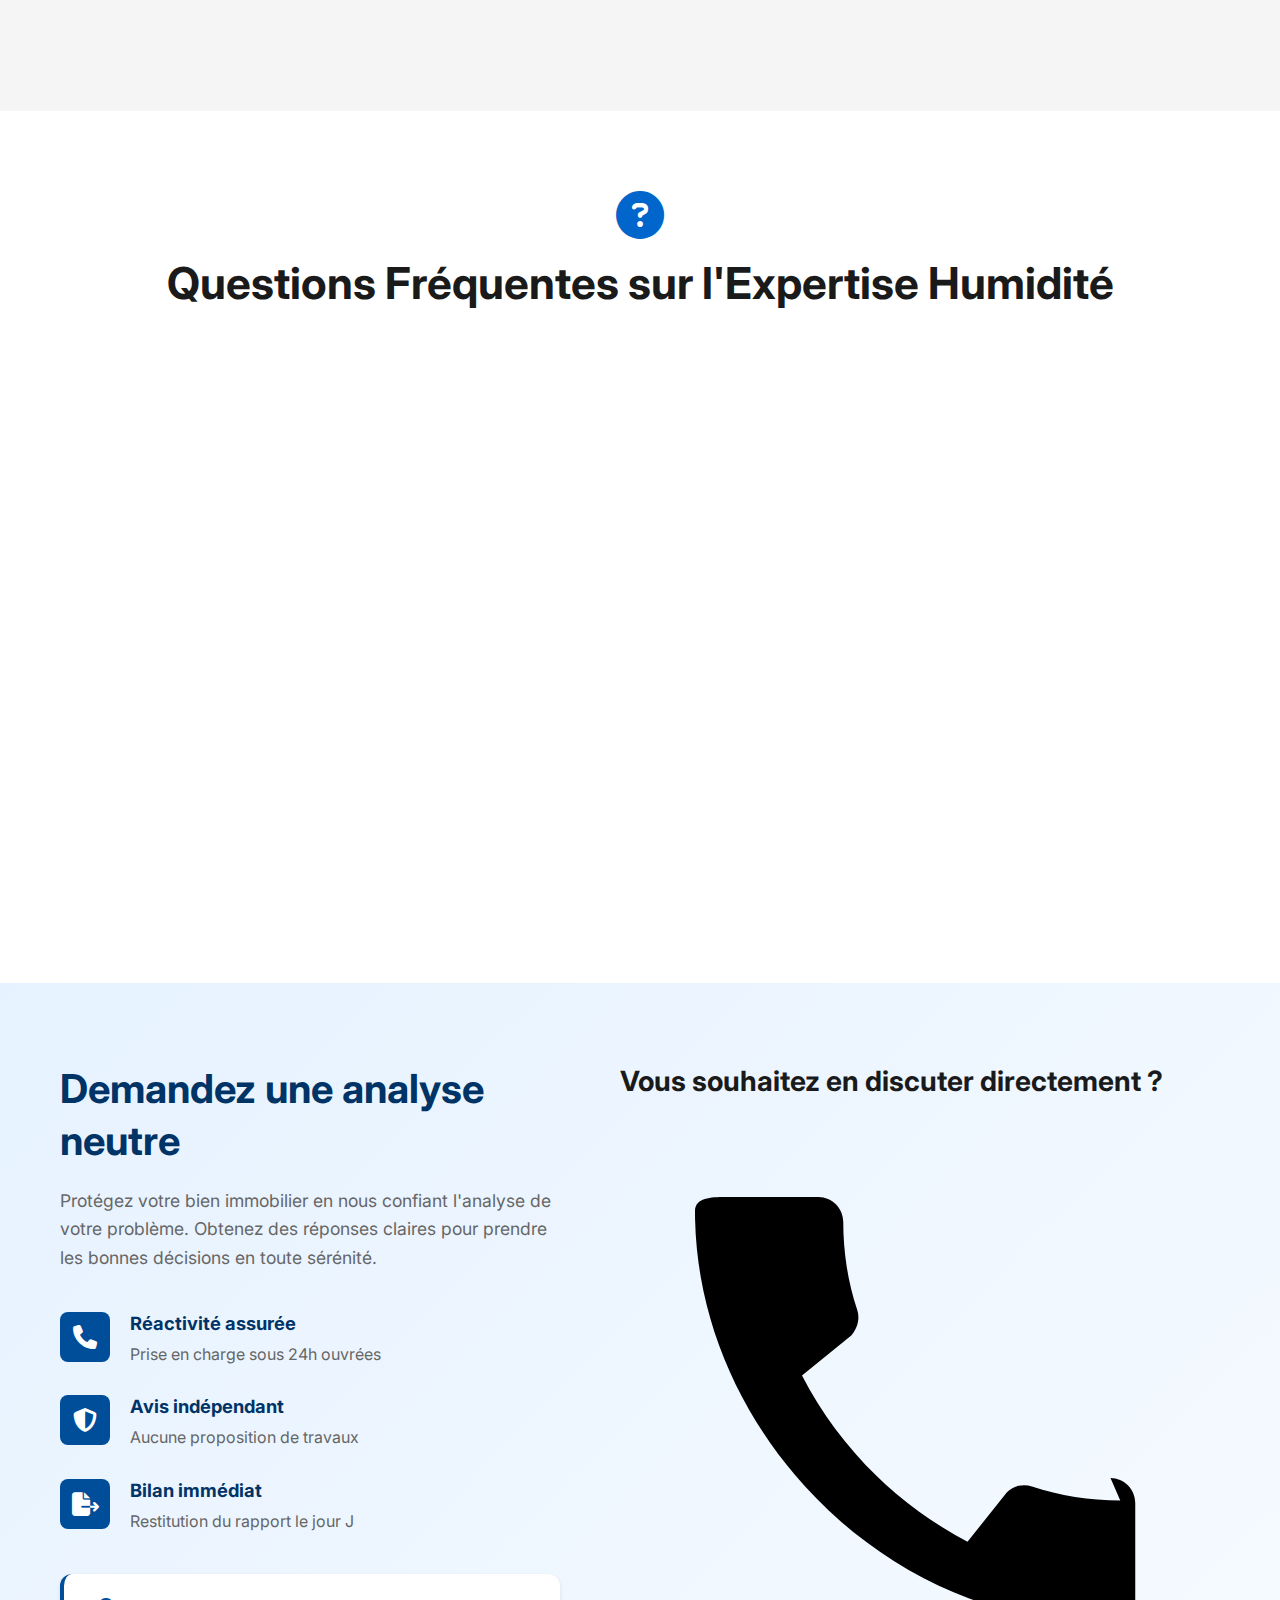
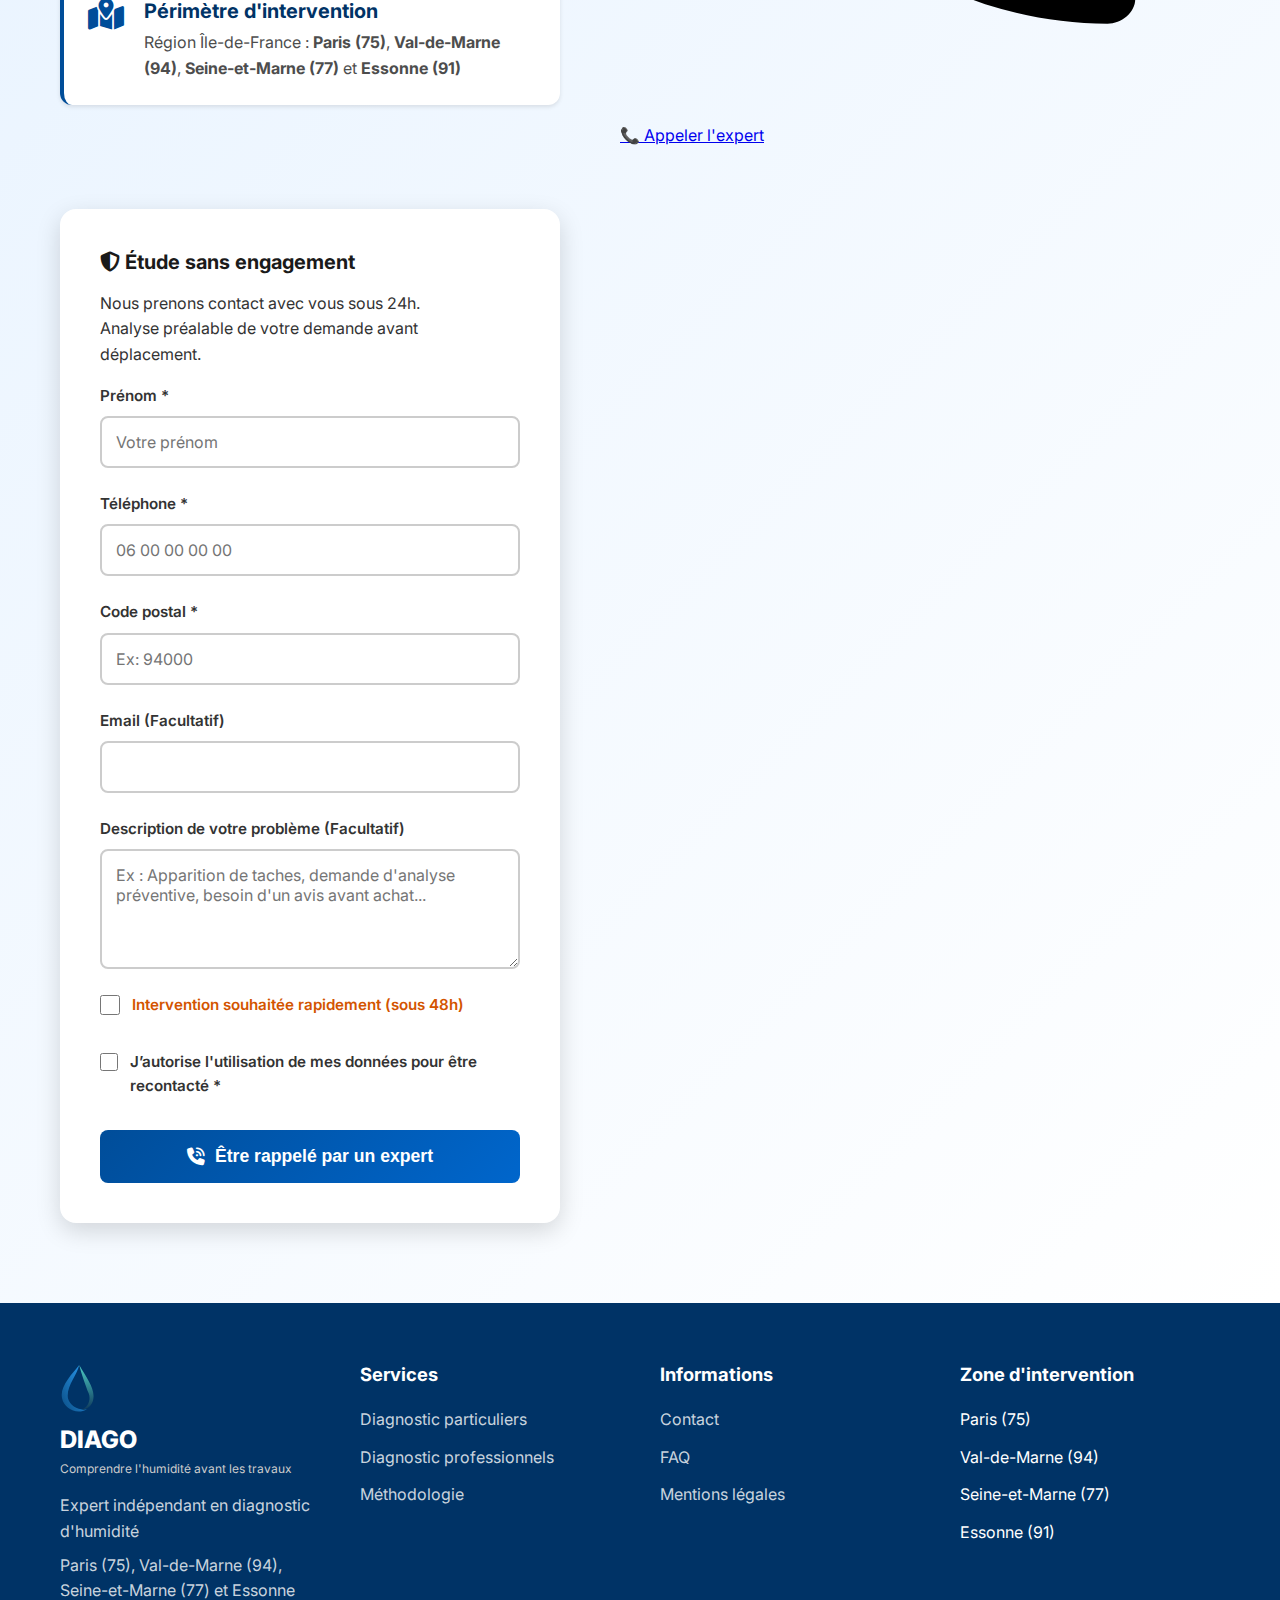
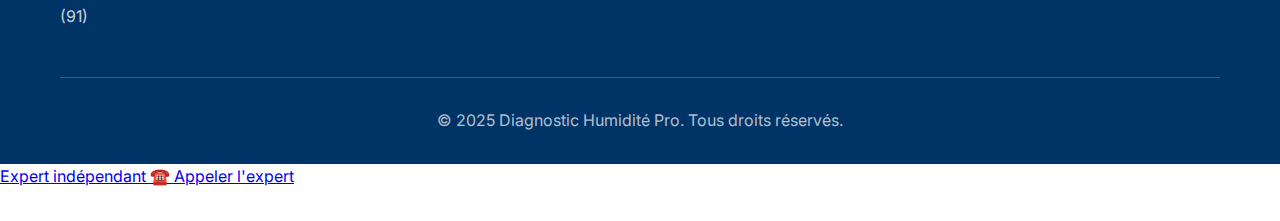
<file: Expertise-humidite.html>
<!DOCTYPE html>
<html lang="fr-FR">
<head>

<script type="text/javascript">
    (function(c,l,a,r,i,t,y){
        c[a]=c[a]||function(){(c[a].q=c[a].q||[]).push(arguments)};
        t=l.createElement(r);t.async=1;t.src="https://www.clarity.ms/tag/"+i;
        y=l.getElementsByTagName(r)[0];y.parentNode.insertBefore(t,y);
    })(window, document, "clarity", "script", "v8ih3ie254");
</script>

<link rel="icon" type="image/png" href="/favicon.png">

    <!-- Google tag (gtag.js) -->
<script async src="https://www.googletagmanager.com/gtag/js?id=AW-17902488856">
</script>
<script>
  window.dataLayer = window.dataLayer || [];
  function gtag(){dataLayer.push(arguments);}
  gtag('js', new Date());

  gtag('config', 'AW-17902488856');
</script>
    <script>
  window.dataLayer = window.dataLayer || [];
  function gtag(){dataLayer.push(arguments);}

  // 1. Définir le consentement par défaut sur "REFUSÉ" (Important pour Google Ads)
  gtag('consent', 'default', {
    'ad_storage': 'denied',
    'ad_user_data': 'denied',
    'ad_personalization': 'denied',
    'analytics_storage': 'denied',
    'wait_for_update': 500
  });
  
  // 2. Charger le script Google
  gtag('js', new Date());
  gtag('config', 'AW-17902488856');
</script>

<script async src="https://www.googletagmanager.com/gtag/js?id=AW-17902488856"></script>

    <!-- Event snippet for Demande de devis conversion page -->
<script>
function gtag_report_conversion(url) {
  var callback = function () {
    if (typeof(url) != 'undefined') {
      window.location = url;
    }
  };
  gtag('event', 'conversion', {
      'send_to': 'AW-17902488856/LjcRCMzd-OsbEJiaydhC',
      'value': 1.0,
      'currency': 'EUR',
      'event_callback': callback
  });
  return false;
}
</script>

    <meta charset="UTF-8">
    <meta name="viewport" content="width=device-width, initial-scale=1.0">
    
    <!-- SEO Technique & Indexation -->
    <title>Expertise Humidité Indépendante | Diagnostic Clair & Objectif | DIAGO</title>
    <meta name="description" content="Découvrez notre expertise humidité en Île-de-France. Un diagnostic sérieux, neutre et indépendant, sans aucune vente de travaux. Rapport remis le jour même.">
    <meta name="robots" content="index, follow, max-image-preview:large">
    <link rel="canonical" href="https://www.diago-humidite.fr/expertise-humidite.html">
    
    <!-- Optimisation Performance (Preconnect) -->
    <link rel="preconnect" href="https://fonts.googleapis.com">
    <link rel="preconnect" href="https://fonts.gstatic.com" crossorigin>
    <link rel="preconnect" href="https://cdn.jsdelivr.net">

    <!-- Géolocalisation (SEO Local) -->
    <meta name="geo.region" content="FR-IDF">
    <meta name="geo.placename" content="Île-de-France">
    
    <!-- Open Graph / Réseaux Sociaux -->
    <meta property="og:type" content="article">
    <meta property="og:locale" content="fr_FR">
    <meta property="og:site_name" content="DIAGO">
    <meta property="og:title" content="Expertise Humidité Indépendante | Le Choix de la Neutralité">
    <meta property="og:description" content="Expertise d'humidité indépendante. Comprendre l'origine de vos problèmes avant de vous engager dans des travaux. Mesures précises et avis objectif.">
    <meta property="og:url" content="https://www.diago-humidite.fr/expertise-humidite.html">
    <meta property="og:image" content="https://www.diago-humidite.fr/images/share-image.jpg">

    <!-- Twitter Cards -->
    <meta name="twitter:card" content="summary_large_image">
    <meta name="twitter:title" content="Expertise Humidité Indépendante | DIAGO">
    <meta name="twitter:description" content="Expertise technique humidité sur Paris et IDF. Rapport indépendant et neutre, aucune vente de travaux.">

    <!-- Styles -->
    <link rel="stylesheet" href="css/style.css">
    <link href="https://fonts.googleapis.com/css2?family=Inter:wght@300;400;500;600;700;800&display=swap" rel="stylesheet">
    <link rel="stylesheet" href="https://cdn.jsdelivr.net/npm/@fortawesome/fontawesome-free@6.4.0/css/all.min.css">
    <link rel="stylesheet" href="https://fonts.googleapis.com/css2?family=Montserrat:wght@400;700&display=swap">

    <!-- Schema.org (JSON-LD) : Hub Page + Breadcrumb + FAQ -->
    <script type="application/ld+json">
    {
      "@context": "https://schema.org",
      "@graph": [
        {
          "@type": "CollectionPage",
          "@id": "https://www.diago-humidite.fr/expertise-humidite.html",
          "url": "https://www.diago-humidite.fr/expertise-humidite.html",
          "name": "Expertise Humidité Indépendante - Domaines d'Intervention",
          "description": "Portail des services d'expertise et de diagnostic d'humidité proposés par DIAGO. Analyses neutres et indépendantes avant travaux ou achat immobilier.",
          "publisher": {
            "@type": "ProfessionalService",
            "name": "DIAGO",
            "logo": "https://www.diago-humidite.fr/logo.png"
          }
        },
        {
          "@type": "BreadcrumbList",
          "itemListElement": [
            {
              "@type": "ListItem",
              "position": 1,
              "name": "Accueil",
              "item": "https://www.diago-humidite.fr/"
            },
            {
              "@type": "ListItem",
              "position": 2,
              "name": "Expertise Humidité",
              "item": "https://www.diago-humidite.fr/expertise-humidite.html"
            }
          ]
        },
        {
          "@type": "FAQPage",
          "mainEntity": [
            {
              "@type": "Question",
              "name": "À quoi sert une expertise humidité ?",
              "acceptedAnswer": {
                "@type": "Answer",
                "text": "Une expertise humidité sert à identifier avec précision la situation grâce à des relevés sur place. L'objectif est de vous apporter un avis indépendant avant d'engager la moindre démarche."
              }
            },
            {
              "@type": "Question",
              "name": "Quelle est la différence entre un expert indépendant et une entreprise de traitement ?",
              "acceptedAnswer": {
                "@type": "Answer",
                "text": "L'expert indépendant ne réalise pas de travaux. Son avis est uniquement technique et objectif. À l'inverse, un professionnel qui propose la réparation peut être tenté de vous orienter vers les services qu'il commercialise."
              }
            },
            {
              "@type": "Question",
              "name": "Dans quels cas demander un diagnostic humidité avant travaux ?",
              "acceptedAnswer": {
                "@type": "Answer",
                "text": "Il est vivement conseillé de faire un point avant d’engager des travaux sur des supports déjà fragilisés. Un environnement non assaini risque de dégrader rapidement vos nouveaux aménagements."
              }
            }
          ]
        }
      ]
    }
    </script>
    
    <style>
        /* Styles spécifiques pour le maillage éditorial premium - Version épurée et subtile */
        .editorial-hub-block {
            background: #ffffff;
            border-radius: 4px;
            padding: 35px 40px;
            margin-bottom: 25px;
            border-left: 3px solid #0b4e85;
            box-shadow: 0 2px 15px rgba(0,0,0,0.03);
            transition: transform 0.3s ease, box-shadow 0.3s ease;
        }
        .editorial-hub-block:hover {
            transform: translateY(-2px);
            box-shadow: 0 4px 20px rgba(0,0,0,0.05);
        }
        .editorial-hub-title {
            color: #0b4e85;
            font-size: 1.3rem;
            margin-bottom: 15px;
            display: flex;
            align-items: center;
            font-weight: 700;
        }
        .editorial-hub-title i {
            margin-right: 12px;
            color: #2a9df4;
            font-size: 1.2rem;
        }
        .editorial-hub-text {
            color: #4a5568;
            font-size: 1.05rem;
            line-height: 1.7;
        }
        .premium-link {
            color: #0b4e85;
            font-weight: 500;
            text-decoration: underline;
            text-decoration-color: rgba(11, 78, 133, 0.3);
            text-underline-offset: 3px;
            transition: all 0.2s ease;
        }
        .premium-link:hover {
            color: #2a9df4;
            text-decoration-color: #2a9df4;
        }

        /* Correction pour garder les liens blancs sur fond sombre (blocs avantages) */
        .advantage-item .premium-link {
            color: #ffffff;
            text-decoration-color: rgba(255, 255, 255, 0.4);
        }
        .advantage-item .premium-link:hover {
            color: #4ecdc4; /* Touche de cyan au survol pour rester cohérent avec la charte */
            text-decoration-color: #4ecdc4;
        }
    </style>
</head>
<body>
    <!-- Header Identique -->
    <header class="header">
        <div class="container">
            <div class="header-content"> 
                <a href="index.html" class="logo-link" aria-label="Retour à l'accueil Diago">
                <div class="diago-logo header-logo">
                    <svg class="logo-icon" viewBox="0 0 100 130" xmlns="http://www.w3.org/2000/svg" role="img" aria-label="Logo Diago">
                        <defs>
                            <linearGradient id="gradBlue" x1="0%" y1="100%" x2="100%" y2="0%">
                                <stop offset="0%" style="stop-color:#0b4e85"/>
                                <stop offset="100%" style="stop-color:#2a9df4"/>
                            </linearGradient>

                            <linearGradient id="gradTeal" x1="0%" y1="100%" x2="0%" y2="0%">
                                <stop offset="0%" style="stop-color:#0f3a5d"/>
                                <stop offset="100%" style="stop-color:#4ecdc4"/>
                            </linearGradient>
                        </defs>

                        <path d="M 50 5 C 30 30, 0 60, 5 90 C 10 120, 45 135, 70 120 C 50 125, 20 110, 20 85 C 20 55, 45 30, 50 5 Z"
                              fill="url(#gradBlue)" />

                        <path d="M 50 5 C 70 40, 95 70, 85 100 C 80 115, 65 122, 55 122 C 75 115, 80 95, 75 80 C 65 55, 55 25, 50 5 Z"
                              fill="url(#gradTeal)" />
                    </svg>

                    <div class="logo-text">
                        <span class="brand-name">DIAGO</span>
                        <span class="tagline">Comprendre l'humidité avant les travaux</span>
                    </div>
                </div>
                </a>
                <nav class="nav" role="navigation">
                    <a href="/index.html#prestations">Prestations</a>
                    <a href="/index.html#methode">Méthodologie</a>
                    <a href="#" id="btn-appel-header" class="btn-call header-cta" aria-label="Appeler gratuitement">
                        <svg viewBox="0 0 24 24" aria-hidden="true"><path d="M20.01 15.38c-1.23 0-2.42-.2-3.53-.56a.977.977 0 0 0-1.01.24l-1.57 1.97c-2.83-1.49-5.15-3.8-6.62-6.65l1.97-1.6c.26-.29.35-.69.24-1.02-.37-1.11-.56-2.3-.56-3.53 0-.54-.45-.99-.99-.99H4.19C3.65 3.25 3 3.25 3 3.81c0 8.61 7.43 16.5 16.5 16.5.56 0 1.11-.45 1.11-.99v-3.85c0-.54-.45-.99-.99-.99z"/></svg>
                        <span>Appeler</span>
                    </a>
                    <a href="#contact" class="btn-primary-small">Demander un diagnostic</a>
                </nav>
                <button class="mobile-menu-toggle" aria-label="Ouvrir le menu">
                    <i class="fas fa-bars" aria-hidden="true"></i>
                </button>
            </div> 
        </div>
    </header>

    <!-- Mobile Menu -->
    <div class="mobile-menu">
        <a href="/index.html#prestations">Prestations</a>
        <a href="/index.html#methode">Méthodologie</a>
        <a href="#contact">Contact</a>
    </div>

    <!-- MAIN CONTENT - PAGE HUB EXPERTISE -->
    <main>
        
        <!-- Hero Section -->
        <section class="hero">
            <div class="container">
                <div class="hero-content">
                    <div class="hero-text">
                        <h1>L'Expertise Humidité <span class="highlight">Indépendante</span> : Comprendre avant d'agir</h1>
                        <p class="hero-subtitle">Un diagnostic d'humidité indépendant et objectif. Nous ne vendons aucun travaux, nous vous apportons simplement des mesures fiables et des réponses claires.</p>
                        <div class="hero-features">
                            <div class="feature-badge">
                                <i class="fas fa-balance-scale" aria-hidden="true"></i>
                                <span>Analyse neutre</span>
                            </div>
                            <div class="feature-badge">
                                <i class="fas fa-microscope" aria-hidden="true"></i>
                                <span>Mesures Précises</span>
                            </div>
                            <div class="feature-badge">
                                <i class="fas fa-file-signature" aria-hidden="true"></i>
                                <span>Rapport Clair</span>
                            </div>
                        </div>
                        <div class="hero-cta">
                            <a href="#contact" class="btn-primary">Demander une expertise</a>
                            <a href="#domaines-expertise" class="btn-secondary">Découvrir nos spécialités</a>
                        </div>
                    </div>
                    <div class="hero-image">
                        <div class="hero-card">
                            <i class="fas fa-clipboard-check" aria-hidden="true"></i>
                            <h3>Pourquoi faire expertiser ?</h3>
                            <ul>
                                <li><i class="fas fa-eye" aria-hidden="true"></i> Identifier l'origine du problème</li>
                                <li><i class="fas fa-shield-alt" aria-hidden="true"></i> Sécuriser votre achat immobilier</li>
                                <li><i class="fas fa-hammer" aria-hidden="true"></i> Préparer sereinement vos travaux</li>
                                <li><i class="fas fa-euro-sign" aria-hidden="true"></i> Éviter les dépenses inutiles</li>
                            </ul>
                        </div>
                    </div>
                </div>
            </div>
        </section>

        <!-- Intro : L'importance d'une expertise indépendante -->
        <section class="problem-section" style="background-color: #f8f9fa;">
            <div class="container">
                <div class="section-header">
                    <h2>Comprendre l'humidité : le rôle central de l'expert indépendant</h2>
                </div>
                <div class="problem-content">
                    <div class="problem-text">
                        <p>Les problèmes d'humidité sont souvent difficiles à cerner. L'erreur la plus fréquente consiste à masquer les symptômes sans traiter l'origine du problème.</p>
                        
                        <div class="alert-box">
                            <i class="fas fa-info-circle" aria-hidden="true"></i>
                            <p><strong>Notre engagement :</strong> Un diagnostic d'humidité ne doit pas servir à vous vendre des travaux. Notre rôle est de vous apporter une analyse neutre et claire sur la situation de votre bien.</p>
                        </div>
                        
                        <p>En tant qu'<a href="/expert-humidite-independant.html" class="premium-link">expert humidité indépendant</a>, notre unique mission est de vous aider à comprendre clairement la situation de votre bien. Nous utilisons des outils professionnels pour établir un <a href="/diagnostic-humidite-independant.html" class="premium-link">diagnostic humidité indépendant</a> et fiable. Nous traduisons ensuite ces mesures en un rapport simple, vous permettant de faire appel aux bons artisans, pour les bonnes raisons.</p>
                    </div>
                    <div class="problem-image">
                        <div class="quote-box" style="margin-top: 0; height: 100%; display: flex; flex-direction: column; justify-content: center;">
                            <i class="fas fa-quote-left" aria-hidden="true" style="font-size: 2rem; color: #0b4e85;"></i>
                            <p style="font-size: 1.1rem; line-height: 1.6; font-weight: 500; margin-top: 15px;">Le diagnostic d'humidité est la meilleure solution pour éviter les travaux inutiles. C'est l'assurance de protéger durablement votre bien immobilier.</p>
                        </div>
                    </div>
                </div>
            </div>
        </section>

        <!-- Pourquoi regrouper les expertises & Ce que permet le diag -->
        <section class="trust-section">
            <div class="container">
                <div class="section-header">
                    <h2>Ce que permet un <span class="highlight">diagnostic</span> objectif</h2>
                    <p class="section-subtitle">Une approche globale pour des réponses sur-mesure</p>
                </div>
                <div class="trust-grid">
                    <div class="trust-item">
                        <div class="trust-icon">
                            <i class="fas fa-search-location" aria-hidden="true"></i>
                        </div>
                        <h4>Identifier l'origine</h4>
                        <p>Une <a href="/analyse-humidite-mur.html" class="premium-link">analyse humidité mur</a> minutieuse permet d'identifier précisément l'origine du problème. Une erreur à cette étape fragilise souvent les futurs travaux.</p>
                    </div>
                    <div class="trust-item">
                        <div class="trust-icon">
                            <i class="fas fa-hand-holding-usd" aria-hidden="true"></i>
                        </div>
                        <h4>Protéger votre budget</h4>
                        <p>En ciblant l'origine exacte, vous évitez les interventions inadaptées et vous orientez votre budget vers les bonnes solutions.</p>
                    </div>
                    <div class="trust-item">
                        <div class="trust-icon">
                            <i class="fas fa-scale-balanced" aria-hidden="true"></i>
                        </div>
                        <h4>Un dossier clair et documenté</h4>
                        <p>Notre expertise vous fournit des données concrètes. Appuyé par un <a href="/test-humidite-mur.html" class="premium-link">test humidité mur</a>, notre rapport constitue un document clair pour comprendre la situation de votre bien, notamment lors d'une transaction.</p>
                    </div>
                    <div class="trust-item">
                        <div class="trust-icon">
                            <i class="fas fa-heartbeat" aria-hidden="true"></i>
                        </div>
                        <h4>Préserver un environnement sain</h4>
                        <p>Un bon diagnostic permet de prendre les bonnes décisions pour assainir durablement votre logement et protéger la santé de votre famille.</p>
                    </div>
                </div>
            </div>
        </section>

        <!-- HUB CENTRAL : Les Domaines d'Intervention Éditoriaux (Version épurée) -->
        <section id="domaines-expertise" class="services-section">
            <div class="container">
                <div class="section-header">
                    <i class="fas fa-layer-group" aria-hidden="true"></i>
                    <h2>Nos Domaines d'Intervention</h2>
                    <p class="section-subtitle">Une approche sur-mesure, structurée autour de vos besoins et de votre bien.</p>
                </div>
                
                <div class="services-content">
                    <div style="max-width: 900px; margin: 0 auto;">
                        
                        <!-- Bloc Éditorial 1 : Type de bien -->
                        <div class="editorial-hub-block">
                            <h3 class="editorial-hub-title"><i class="fas fa-building" aria-hidden="true"></i>Une expertise adaptée à chaque type de bien</h3>
                            <div class="editorial-hub-text">
                                <p>Chaque logement est unique. L'intervention d'un <a href="/expert-humidite-maison.html" class="premium-link">expert humidité maison</a> permet d'étudier l'ensemble de votre habitat et d'établir un <a href="/diagnostic-humidite-maison.html" class="premium-link">diagnostic humidité maison</a> complet.</p>
                                <p style="margin-top:15px;">En appartement, la situation dépend de nombreux facteurs. Il est donc utile de réaliser un <a href="/diagnostic-humidite-appartement.html" class="premium-link">diagnostic humidité appartement</a> pour clarifier le contexte. Enfin, pour les copropriétés ou les grands espaces, notre <a href="/expert-humidite-batiment.html" class="premium-link">expert humidité bâtiment</a> réalise un <a href="/diagnostic-humidite-batiment.html" class="premium-link">diagnostic humidité bâtiment</a> global, très utile pour prendre les bonnes décisions d'entretien.</p>
                            </div>
                        </div>

                        <!-- Bloc Éditorial 2 : Méthodologie et analyses -->
                        <div class="editorial-hub-block">
                            <h3 class="editorial-hub-title"><i class="fas fa-microscope" aria-hidden="true"></i>Des mesures et analyses sur place</h3>
                            <div class="editorial-hub-text">
                                <p>L'humidité se développe parfois de manière invisible. C'est pourquoi nous réalisons un <a href="/diagnostic-humidite-mur.html" class="premium-link">diagnostic humidité mur</a> complet. En plus d'une <a href="/mesure-humidite-maison.html" class="premium-link">mesure humidité maison</a> pour vérifier l'ambiance générale, nous effectuons des relevés précis pour identifier précisément l'origine du problème, sans formuler de simples hypothèses.</p>
                            </div>
                        </div>

                    </div>
                </div>
            </div>
        </section>

        <!-- Section : Indépendant VS Entreprise de travaux -->
        <section class="problem-section" style="background-color: white;">
            <div class="container">
                <div class="section-header">
                    <h2>Expertise Indépendante vs <span class="highlight">Vente de Travaux</span></h2>
                </div>
                <div class="problem-content">
                    <div class="problem-text">
                        <h3>La limite des bilans gratuits</h3>
                        <p>Il est fréquent de se voir proposer des bilans par des professionnels qui réalisent également les réparations. Le bilan sur place est alors une première étape avant l'établissement d'un devis.</p>
                        
                        <p>Ce modèle peut parfois manquer d'indépendance. Le professionnel sera naturellement porté à vous conseiller les interventions qu'il a l'habitude de réaliser.</p>

                        <h3>L'engagement de DIAGO</h3>
                        <ul class="checkmark-list">
                            <li><i class="fas fa-check" aria-hidden="true"></i> <strong>Aucune réalisation de travaux :</strong> Notre métier est l'analyse. Nous ne vous proposerons jamais de devis pour des travaux.</li>
                            <li><i class="fas fa-check" aria-hidden="true"></i> <strong>Analyse factuelle :</strong> Nos recommandations s'appuient sur des données relevées sur place.</li>
                            <li><i class="fas fa-check" aria-hidden="true"></i> <strong>Liberté totale :</strong> Vous restez le seul décideur. Avec notre rapport neutre en main, vous pouvez consulter les artisans de votre choix en toute sérénité.</li>
                        </ul>
                    </div>
                    <div class="problem-image">
                        <div class="comparison-card">
                            <div class="comparison-item bad">
                                <i class="fas fa-times-circle" aria-hidden="true"></i>
                                <h4>Entreprise de Traitement</h4>
                                <ul>
                                    <li>Objectif de réalisation des travaux</li>
                                    <li>Risque de manque d'indépendance</li>
                                    <li>Propose ses propres services</li>
                                    <li>Oriente vers ses solutions habituelles</li>
                                </ul>
                            </div>
                            <div class="comparison-item good">
                                <i class="fas fa-check-circle" aria-hidden="true"></i>
                                <h4>Expert Indépendant DIAGO</h4>
                                <ul>
                                    <li>Objectif unique : comprendre clairement la situation</li>
                                    <li>Analyse neutre et indépendante</li>
                                    <li>Aucune proposition de travaux</li>
                                    <li>Recommandations claires pour décider</li>
                                </ul>
                            </div>
                        </div>
                    </div>
                </div>
            </div>
        </section>

        <!-- Dans quels cas demander une expertise (Intégration des liens 'avant') -->
        <section class="professional-section" style="background-color: #f1f5f9;">
            <div class="container">
                <div class="professional-content">
                    <div class="professional-icon">
                        <i class="fas fa-clipboard-list" aria-hidden="true"></i>
                    </div>
                    <div class="professional-text">
                        <h2>Quand faire appel à un expert ?</h2>
                        <p class="professional-subtitle">Anticipez les problèmes, protégez votre maison et préservez votre budget.</p>
                        
                        <div class="advantages-grid" style="margin-top: 30px;">
                            <div class="advantage-item">
                                <i class="fas fa-exclamation-triangle" aria-hidden="true"></i>
                                <span>Lors de l'apparition d'auréoles, de mauvaises odeurs ou de traces récurrentes.</span>
                            </div>
                            <div class="advantage-item">
                                <i class="fas fa-home" aria-hidden="true"></i>
                                <span>Demander un <a href="/diagnostic-humidite-avant-achat.html" class="premium-link">diagnostic humidité avant achat</a> pour connaître la situation réelle du bien avant de vous engager.</span>
                            </div>
                            <div class="advantage-item">
                                <i class="fas fa-tools" aria-hidden="true"></i>
                                <span>Prévoir un <a href="/diagnostic-humidite-avant-travaux.html" class="premium-link">diagnostic humidité avant travaux</a> avant d’engager des travaux sur des supports déjà fragilisés.</span>
                            </div>
                            <div class="advantage-item">
                                <i class="fas fa-leaf" aria-hidden="true"></i>
                                <span>Faire intervenir un <a href="/expert-humidite-avant-renovation.html" class="premium-link">expert humidité avant rénovation</a> pour anticiper les impacts de vos futurs aménagements sur l'équilibre du logement.</span>
                            </div>
                            <div class="advantage-item">
                                <i class="fas fa-file-invoice" aria-hidden="true"></i>
                                <span>Pour obtenir un avis neutre et documenté, utile pour vous aider dans vos démarches.</span>
                            </div>
                        </div>
                    </div>
                </div>
            </div>
        </section>

        <!-- Méthodologie -->
        <section class="methodology-section">
            <div class="container">
                <div class="section-header">
                    <i class="fas fa-gears" aria-hidden="true"></i>
                    <h2>Comment se déroule notre intervention ?</h2>
                    <p class="section-subtitle">Une méthode sérieuse pour des résultats clairs</p>
                </div>
                <div class="methodology-steps">
                    <div class="step">
                        <div class="step-number">1</div>
                        <div class="step-content">
                            <h3>Prise d'information</h3>
                            <p>Nous prenons le temps de vous écouter pour comprendre l'historique de votre bien et le contexte global.</p>
                        </div>
                        <div class="step-icon">
                            <i class="fas fa-comments" aria-hidden="true"></i>
                        </div>
                    </div>
                    <div class="step">
                        <div class="step-number">2</div>
                        <div class="step-content">
                            <h3>Relevés sur place</h3>
                            <p>Nous utilisons des appareils adaptés pour effectuer des relevés précis dans votre logement.</p>
                        </div>
                        <div class="step-icon">
                            <i class="fas fa-microscope" aria-hidden="true"></i>
                        </div>
                    </div>
                    <div class="step">
                        <div class="step-number">3</div>
                        <div class="step-content">
                            <h3>Analyse et diagnostic</h3>
                            <p>Nous analysons l'ensemble des données récoltées pour identifier précisément l'origine du problème de façon neutre.</p>
                        </div>
                        <div class="step-icon">
                            <i class="fas fa-chart-line" aria-hidden="true"></i>
                        </div>
                    </div>
                    <div class="step">
                        <div class="step-number">4</div>
                        <div class="step-content">
                            <h3>Remise du rapport</h3>
                            <p>Vous recevez un document clair le jour de notre visite. Il rassemble nos constats et nos recommandations neutres pour orienter les bonnes décisions.</p>
                        </div>
                        <div class="step-icon">
                            <i class="fas fa-file-contract" aria-hidden="true"></i>
                        </div>
                    </div>
                </div>
            </div>
        </section>

        <!-- FAQ Premium -->
        <section id="faq" class="faq-section">
            <div class="container">
                <div class="section-header">
                    <i class="fas fa-circle-question" aria-hidden="true"></i>
                    <h2>Questions Fréquentes sur l'Expertise Humidité</h2>
                </div>
                <div class="faq-grid">
                    <div class="faq-item">
                        <div class="faq-question">
                            <i class="fas fa-chevron-right" aria-hidden="true"></i>
                            <h3>À quoi sert une expertise humidité ?</h3>
                        </div>
                        <div class="faq-answer">
                            <p>Une expertise humidité sert à identifier avec précision la situation grâce à des relevés sur place. L'objectif est de vous apporter un avis indépendant avant d'engager la moindre démarche.</p>
                        </div>
                    </div>
                    <div class="faq-item">
                        <div class="faq-question">
                            <i class="fas fa-chevron-right" aria-hidden="true"></i>
                            <h3>Quelle différence entre un expert indépendant et une entreprise de travaux ?</h3>
                        </div>
                        <div class="faq-answer">
                            <p>L'expert indépendant ne réalise pas de travaux. Son avis est uniquement technique et objectif. À l'inverse, un professionnel qui propose la réparation peut être tenté de vous orienter vers les services qu'il commercialise.</p>
                        </div>
                    </div>
                    <div class="faq-item">
                        <div class="faq-question">
                            <i class="fas fa-chevron-right" aria-hidden="true"></i>
                            <h3>Quand faut-il faire appel à nous ?</h3>
                        </div>
                        <div class="faq-answer">
                            <p>L'intervention est recommandée face à l'apparition de signes persistants, ou de manière préventive lors de l'achat d'un bien immobilier ou avant un grand projet de rénovation.</p>
                        </div>
                    </div>
                    <div class="faq-item">
                        <div class="faq-question">
                            <i class="fas fa-chevron-right" aria-hidden="true"></i>
                            <h3>Dans quels cas demander un diagnostic humidité avant travaux ?</h3>
                        </div>
                        <div class="faq-answer">
                            <p>Il est vivement conseillé de faire un point avant d’engager des travaux sur des supports déjà fragilisés. Un environnement non assaini risque de dégrader rapidement vos nouveaux aménagements.</p>
                        </div>
                    </div>
                    <div class="faq-item">
                        <div class="faq-question">
                            <i class="fas fa-chevron-right" aria-hidden="true"></i>
                            <h3>Que contient exactement le rapport d'expertise ?</h3>
                        </div>
                        <div class="faq-answer">
                            <p>Ce document rassemble nos observations, les résultats des relevés, et nos recommandations neutres pour orienter les bonnes décisions.</p>
                        </div>
                    </div>
                    <div class="faq-item">
                        <div class="faq-question">
                            <i class="fas fa-chevron-right" aria-hidden="true"></i>
                            <h3>Combien de temps dure l'intervention ?</h3>
                        </div>
                        <div class="faq-answer">
                            <p>Notre visite dure généralement entre une et deux heures, selon la taille de votre logement. Le rapport vous est remis très rapidement, le plus souvent le jour même.</p>
                        </div>
                    </div>
                </div>
            </div>
        </section>

        <!-- CTA Final (Contact) -->
        <section id="contact" class="contact-section">
            <div class="container">
                <div class="contact-wrapper">
                    <div class="contact-info">
                        <h2>Demandez une analyse neutre</h2>
                        <p>Protégez votre bien immobilier en nous confiant l'analyse de votre problème. Obtenez des réponses claires pour prendre les bonnes décisions en toute sérénité.</p>
                        
                        <div class="contact-features">
                            <div class="contact-feature">
                                <i class="fas fa-phone" aria-hidden="true"></i>
                                <div>
                                    <h4>Réactivité assurée</h4>
                                    <p>Prise en charge sous 24h ouvrées</p>
                                </div>
                            </div>
                            <div class="contact-feature">
                                <i class="fas fa-shield-alt" aria-hidden="true"></i>
                                <div>
                                    <h4>Avis indépendant</h4>
                                    <p>Aucune proposition de travaux</p>
                                </div>
                            </div>
                            <div class="contact-feature">
                                <i class="fas fa-file-export" aria-hidden="true"></i>
                                <div>
                                    <h4>Bilan immédiat</h4>
                                    <p>Restitution du rapport le jour J</p>
                                </div>
                            </div>
                        </div>

                        <div class="contact-zone">
                            <i class="fas fa-map-marked-alt" aria-hidden="true"></i>
                            <div>
                                <h4>Périmètre d'intervention</h4>
                                <p> Région Île-de-France : <strong>Paris (75)</strong>, <strong>Val-de-Marne (94)</strong>, <strong>Seine-et-Marne (77)</strong> et <strong>Essonne (91)</strong></p>
                            </div>
                        </div>
                    </div>

                    <div class="pre-form-cta-container">
                        <h3>Vous souhaitez en discuter directement ?</h3>
                        <a href="#" id="btn-appel-bas" class="btn-call form-cta-big">
                            <svg viewBox="0 0 24 24" aria-hidden="true"><path d="M20.01 15.38c-1.23 0-2.42-.2-3.53-.56a.977.977 0 0 0-1.01.24l-1.57 1.97c-2.83-1.49-5.15-3.8-6.62-6.65l1.97-1.6c.26-.29.35-.69.24-1.02-.37-1.11-.56-2.3-.56-3.53 0-.54-.45-.99-.99-.99H4.19C3.65 3.25 3 3.25 3 3.81c0 8.61 7.43 16.5 16.5 16.5.56 0 1.11-.45 1.11-.99v-3.85c0-.54-.45-.99-.99-.99z"/></svg>
                            📞 Appeler l'expert
                        </a>
                    </div>

                 <div class="contact-form-wrapper">
                    <div class="reassurance-header">
                        <h4><i class="fas fa-shield-alt"></i> Étude sans engagement</h4>
                        <p>Nous prenons contact avec vous sous 24h.<br>Analyse préalable de votre demande avant déplacement.</p>
                    </div>

                    <form id="contactForm" class="contact-form">
                        <input type="hidden" id="profile" name="profile" value="Non précisé">
                        <input type="hidden" id="nom" name="nom" value="">
                        <input type="hidden" id="ville" name="ville" value="">

                        <div class="form-group">
                            <label for="prenom">Prénom *</label>
                            <input type="text" id="prenom" name="prenom" required autocomplete="given-name" placeholder="Votre prénom">
                        </div>

                        <div class="form-group">
                            <label for="telephone">Téléphone *</label>
                            <input type="tel" id="telephone" name="telephone" required autocomplete="tel" placeholder="06 00 00 00 00">
                        </div>

                        <div class="form-group">
                            <label for="codePostal">Code postal *</label>
                            <input type="text" id="codePostal" name="codePostal" pattern="[0-9]{5}" placeholder="Ex: 94000" required autocomplete="postal-code">
                        </div>

                        <div class="form-group">
                            <label for="email">Email (Facultatif)</label>
                            <input type="email" id="email" name="email" autocomplete="email">
                        </div>

                        <div class="form-group">
                            <label for="message">Description de votre problème (Facultatif)</label>
                            <textarea id="message" name="message" rows="3" placeholder="Ex : Apparition de taches, demande d'analyse préventive, besoin d'un avis avant achat..."></textarea>
                        </div>

                        <div class="form-group checkbox-group bg-highlight">
                            <label class="checkbox-label">
                                <input type="checkbox" id="urgence" name="urgence">
                                <span style="font-weight: 600; color: #d35400;">Intervention souhaitée rapidement (sous 48h)</span>
                            </label>
                        </div>

                        <div class="form-group checkbox-group">
                            <label class="checkbox-label">
                                <input type="checkbox" id="rgpd" name="rgpd" required>
                                <span>J’autorise l'utilisation de mes données pour être recontacté *</span>
                            </label>
                        </div>

                        <button type="submit" class="btn-submit btn-expert">
                            <i class="fas fa-phone-volume" aria-hidden="true"></i>
                            Être rappelé par un expert
                        </button>

                        <div id="formMessage" class="form-message"></div>
                    </form>
                </div>
                </div>
            </div>
        </section>

    </main>

    <!-- Footer Identique -->
    <footer class="footer">
        <div class="container">
            <div class="footer-content">
               <div class="footer-section">
    <div class="diago-logo" style="margin-bottom: 15px;">
        <svg class="logo-icon" viewBox="0 0 100 130" xmlns="http://www.w3.org/2000/svg" style="height: 50px; width: auto;">
            <defs>
                <linearGradient id="gradBlueFooter" x1="0%" y1="100%" x2="100%" y2="0%">
                    <stop offset="0%" style="stop-color:#0b4e85"/>
                    <stop offset="100%" style="stop-color:#2a9df4"/>
                </linearGradient>

                <linearGradient id="gradTealFooter" x1="0%" y1="100%" x2="0%" y2="0%">
                    <stop offset="0%" style="stop-color:#0f3a5d"/>
                    <stop offset="100%" style="stop-color:#4ecdc4"/>
                </linearGradient>
            </defs>

            <path d="M 50 5 C 30 30, 0 60, 5 90 C 10 120, 45 135, 70 120 C 50 125, 20 110, 20 85 C 20 55, 45 30, 50 5 Z"
                  fill="url(#gradBlueFooter)" />

            <path d="M 50 5 C 70 40, 95 70, 85 100 C 80 115, 65 122, 55 122 C 75 115, 80 95, 75 80 C 65 55, 55 25, 50 5 Z"
                  fill="url(#gradTealFooter)" />
        </svg>

        <div class="logo-text">
            <span class="brand-name" style="font-size: 1.5rem; display: block; font-weight: 800; color: white;">DIAGO</span>
            <span class="tagline" style="font-size: 0.75rem; display: block; color: #ccc;">Comprendre l'humidité avant les travaux</span>
        </div>
    </div>
    
    <p>Expert indépendant en diagnostic d'humidité</p>
    <p>Paris (75), Val-de-Marne (94), Seine-et-Marne (77) et Essonne (91)</p>
</div>
                <div class="footer-section">
                    <h4>Services</h4>
                    <ul>
                        <li><a href="/index.html#prestations">Diagnostic particuliers</a></li>
                        <li><a href="/index.html#prestations">Diagnostic professionnels</a></li>
                        <li><a href="/index.html#methode">Méthodologie</a></li>
                    </ul>
                </div>
                <div class="footer-section">
                    <h4>Informations</h4>
                    <ul>
                        <li><a href="#contact">Contact</a></li>
                        <li><a href="#faq">FAQ</a></li>
                        <li><a href="/mentions-legales.html">Mentions légales</a></li>
                    </ul>
                </div>              
                <div class="footer-section">
                    <h4>Zone d'intervention</h4>
                    <ul>
                        <li>Paris (75)</li>
                        <li>Val-de-Marne (94)</li>
                        <li>Seine-et-Marne (77)</li>
                        <li>Essonne (91)</li>
                    </ul>
                </div>
            </div>
            <div class="footer-bottom">
                <p>&copy; 2025 Diagnostic Humidité Pro. Tous droits réservés.</p>
            </div>
        </div>
    </footer>

    <!-- Scripts fonctionnels -->
    <script src="js/main.js"></script>

    <!-- Bouton Sticky Mobile -->
    <div id="sticky-cta-mobile" class="sticky-mobile-wrapper">
        <a href="#" id="btn-appel-mobile">
            <div class="sticky-btn-content">
                <div class="sticky-text">
                    <span class="sticky-label">Expert indépendant</span>
                    <span class="sticky-sub">☎️ Appeler l'expert</span>
                </div>
                <div class="sticky-call-action">
                    <svg viewBox="0 0 24 24" width="24" height="24" fill="white"><path d="M20.01 15.38c-1.23 0-2.42-.2-3.53-.56a.977.977 0 0 0-1.01.24l-1.57 1.97c-2.83-1.49-5.15-3.8-6.62-6.65l1.97-1.6c.26-.29.35-.69.24-1.02-.37-1.11-.56-2.3-.56-3.53 0-.54-.45-.99-.99-.99H4.19C3.65 3.25 3 3.25 3 3.81c0 8.61 7.43 16.5 16.5 16.5.56 0 1.11-.45 1.11-.99v-3.85c0-.54-.45-.99-.99-.99z"/></svg>
                </div>
            </div>
        </a>
    </div>
                            
    <script>
        document.addEventListener('DOMContentLoaded', function() {
            const stickyBtn = document.getElementById('sticky-cta-mobile');
            function handleScroll() {
                if (window.scrollY > 150) {
                    if(stickyBtn) stickyBtn.classList.add('is-visible');
                } else {
                    if(stickyBtn) stickyBtn.classList.remove('is-visible');
                }
            }

            let ticking = false;
            window.addEventListener('scroll', function() {
                if (!ticking) {
                    window.requestAnimationFrame(function() {
                        handleScroll();
                        ticking = false;
                    });
                    ticking = true;
                }
            });
            handleScroll();
        });
    </script>
    
<script>
document.addEventListener('DOMContentLoaded', function() {
    const part1 = "06"; 
    const part2 = "82"; 
    const part3 = "53"; 
    const part4 = "39"; 
    const part5 = "50";
    
    const numeroComplet = part1 + part2 + part3 + part4 + part5;

    function lancerAppel(e) {
        e.preventDefault();
        window.location.href = 'tel:' + numeroComplet;
    }

    const btnHeader = document.getElementById('btn-appel-header');
    if(btnHeader) btnHeader.addEventListener('click', lancerAppel);

    const btnBas = document.getElementById('btn-appel-bas');
    if(btnBas) btnBas.addEventListener('click', lancerAppel);

    const btnMobile = document.getElementById('btn-appel-mobile');
    if(btnMobile) btnMobile.addEventListener('click', lancerAppel);
});
</script>

    <style>
  #cookie-banner {
    position: fixed;
    bottom: 0;
    left: 0;
    width: 100%;
    background-color: #2c3e50;
    color: #ffffff;
    padding: 15px 20px;
    display: flex;
    flex-direction: column;
    align-items: center;
    justify-content: center;
    box-shadow: 0 -2px 10px rgba(0,0,0,0.2);
    z-index: 9999;
    font-family: Arial, sans-serif;
    font-size: 14px;
    display: none;
  }
  
  @media (min-width: 768px) {
    #cookie-banner {
      flex-direction: row;
      justify-content: space-between;
      padding: 15px 50px;
    }
  }

  .cookie-buttons {
    margin-top: 10px;
    display: flex;
    gap: 10px;
  }
  
  @media (min-width: 768px) {
    .cookie-buttons { margin-top: 0; }
  }

  .btn-cookie {
    padding: 8px 16px;
    border: none;
    border-radius: 4px;
    cursor: pointer;
    font-weight: bold;
  }
  
  #btn-accept { background-color: #27ae60; color: white; }
  #btn-deny { background-color: #7f8c8d; color: white; }
</style>

<div id="cookie-banner">
  <div>
    Nous utilisons des cookies pour mesurer l'efficacité de nos campagnes publicitaires.
    <a href="/mentions-legales.html" style="color: #bdc3c7; text-decoration: underline;">En savoir plus</a>.
  </div>
  <div class="cookie-buttons">
    <button id="btn-deny" class="btn-cookie">Refuser</button>
    <button id="btn-accept" class="btn-cookie">Accepter</button>
  </div>
</div>

<script>
  (function() {
    var banner = document.getElementById('cookie-banner');
    var consent = localStorage.getItem('cookie_consent');

    if (!consent) {
      banner.style.display = 'flex';
    }

    document.getElementById('btn-accept').addEventListener('click', function() {
      gtag('consent', 'update', {
        'ad_storage': 'granted',
        'ad_user_data': 'granted',
        'ad_personalization': 'granted',
        'analytics_storage': 'granted'
      });
      localStorage.setItem('cookie_consent', 'granted');
      banner.style.display = 'none';
    });

    document.getElementById('btn-deny').addEventListener('click', function() {
      localStorage.setItem('cookie_consent', 'denied');
      banner.style.display = 'none';
    });
  })();
</script>
    
</body>
</html>
</file>
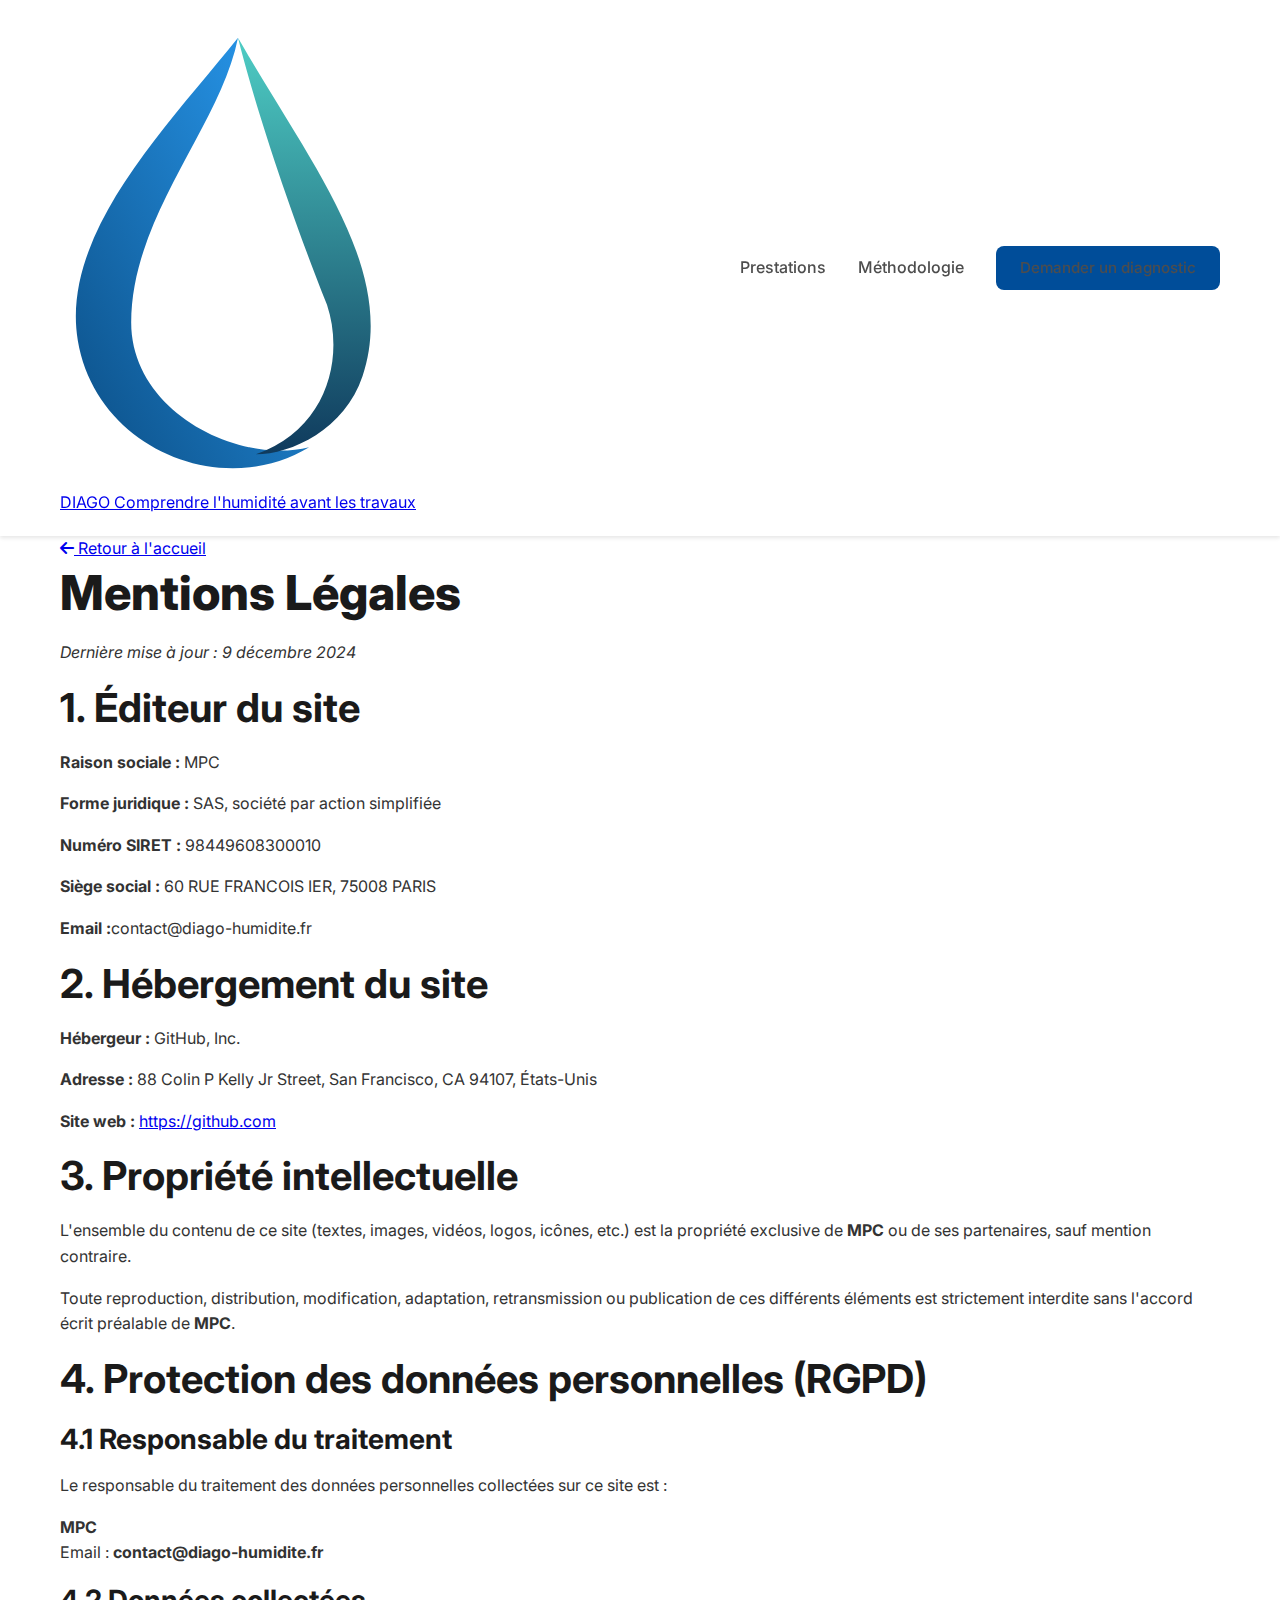
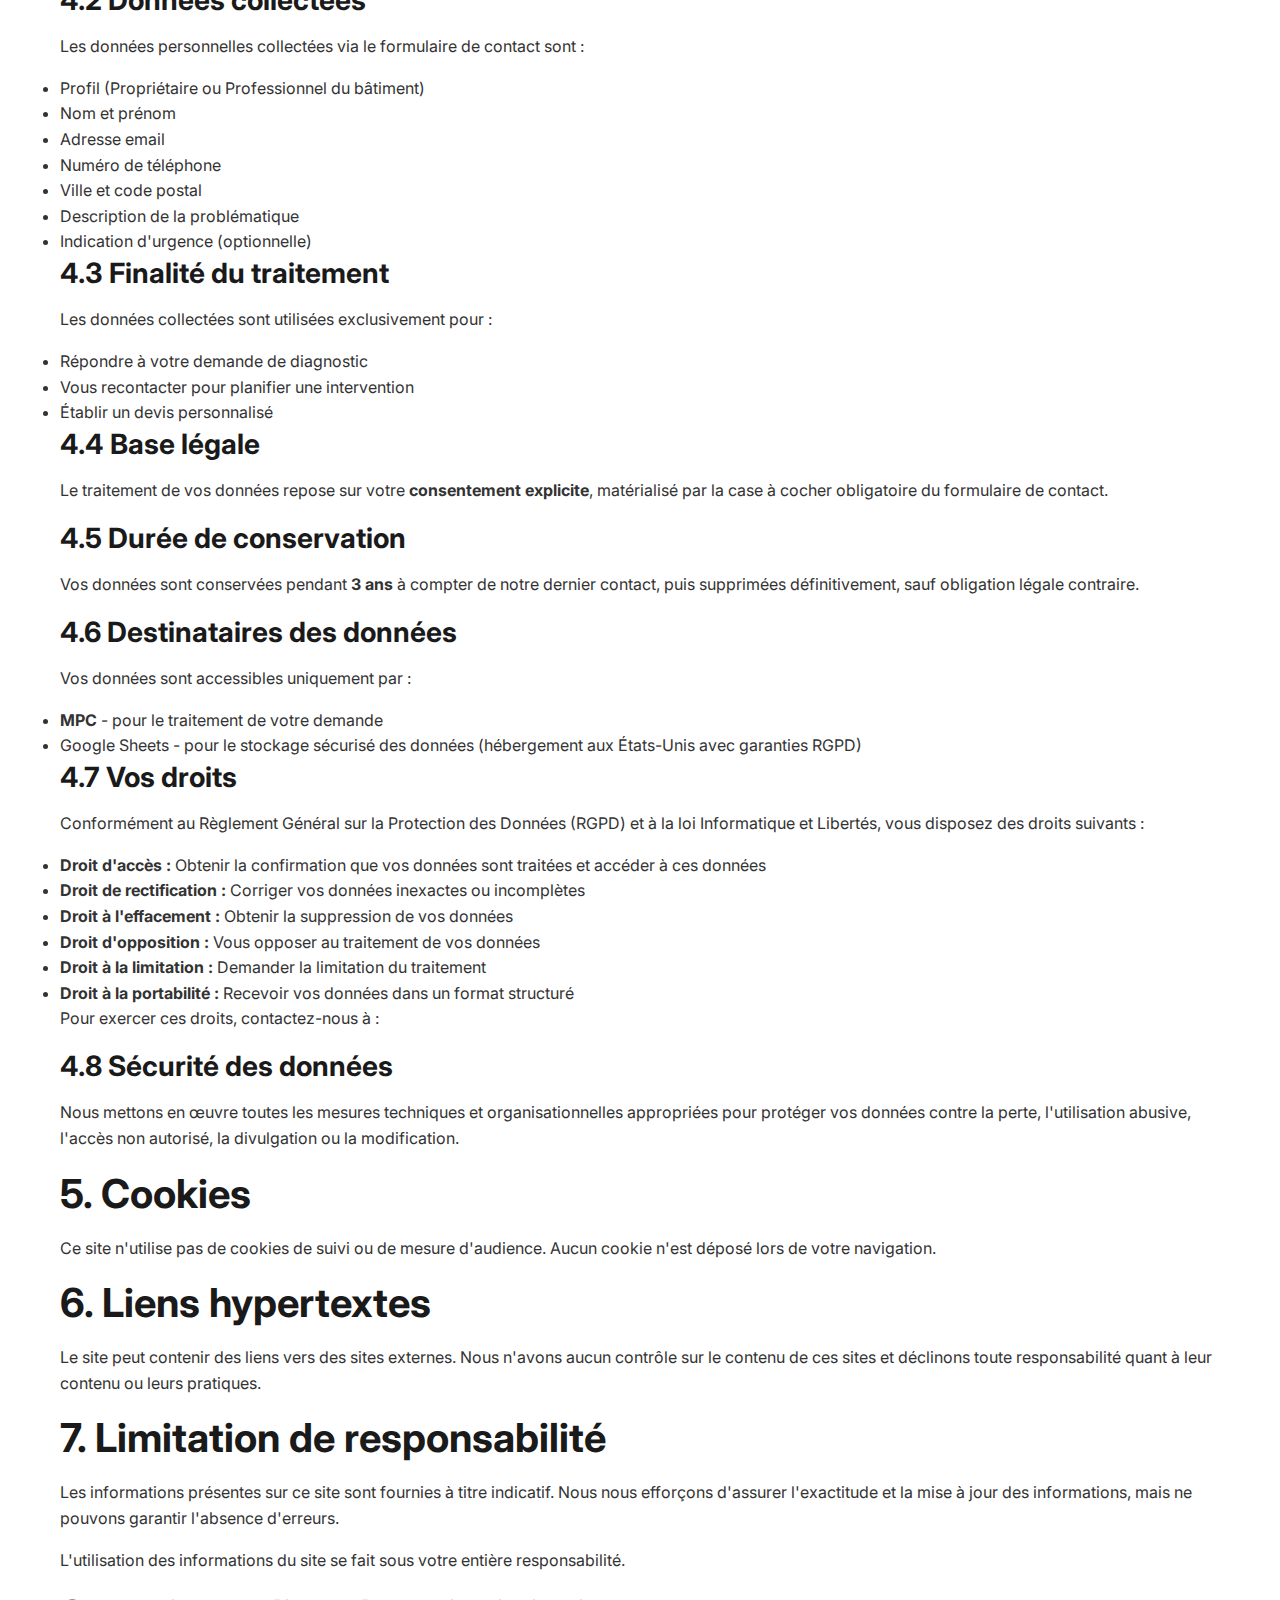
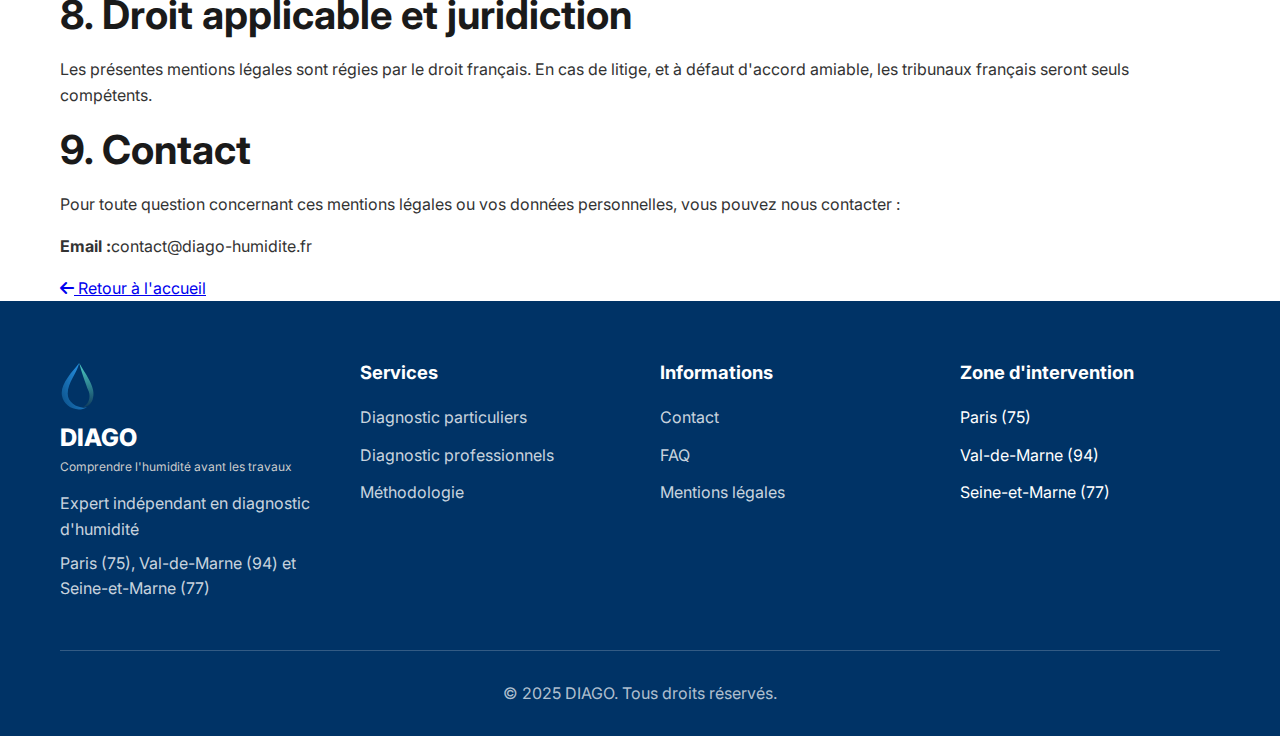
<file: mentions-legales.html>
<!DOCTYPE html>
<html lang="fr">
<head>
    <meta charset="UTF-8">
    <meta name="viewport" content="width=device-width, initial-scale=1.0">
    <title>Mentions Légales - Diago</title>
    <link rel="stylesheet" href="css/style.css">
    <link href="https://fonts.googleapis.com/css2?family=Inter:wght@300;400;500;600;700;800&display=swap" rel="stylesheet">
    <link rel="stylesheet" href="https://cdn.jsdelivr.net/npm/@fortawesome/fontawesome-free@6.4.0/css/all.min.css">
    <!-- Ajout de la police Montserrat pour le logo, comme sur la page d'accueil -->
    <link rel="stylesheet" href="https://fonts.googleapis.com/css2?family=Montserrat:wght@400;700&display=swap">
    <link rel="icon" type="image/png" href="img/favicon.png">
</head>
<body>
    <!-- Header avec logo SVG -->
    <header class="header">
        <div class="container">
            <div class="header-content">
                <a href="index.html" class="logo-link">
                    <div class="diago-logo header-logo">
                        <svg class="logo-icon" viewBox="0 0 100 130" xmlns="http://www.w3.org/2000/svg">
                            <defs>
                                <linearGradient id="gradBlue" x1="0%" y1="100%" x2="100%" y2="0%">
                                    <stop offset="0%" style="stop-color:#0b4e85"/>
                                    <stop offset="100%" style="stop-color:#2a9df4"/>
                                </linearGradient>
                                <linearGradient id="gradTeal" x1="0%" y1="100%" x2="0%" y2="0%">
                                    <stop offset="0%" style="stop-color:#0f3a5d"/>
                                    <stop offset="100%" style="stop-color:#4ecdc4"/>
                                </linearGradient>
                            </defs>
                            <path d="M 50 5 C 30 30, 0 60, 5 90 C 10 120, 45 135, 70 120 C 50 125, 20 110, 20 85 C 20 55, 45 30, 50 5 Z" fill="url(#gradBlue)" />
                            <path d="M 50 5 C 70 40, 95 70, 85 100 C 80 115, 65 122, 55 122 C 75 115, 80 95, 75 80 C 65 55, 55 25, 50 5 Z" fill="url(#gradTeal)" />
                        </svg>
                        <div class="logo-text">
                            <span class="brand-name">DIAGO</span>
                            <span class="tagline">Comprendre l'humidité avant les travaux</span>
                        </div>
                    </div>
                </a>
                <nav class="nav">
                    <a href="index.html#prestations">Prestations</a>
                    <a href="index.html#methode">Méthodologie</a>
                    <a href="index.html#contact" class="btn-primary-small">Demander un diagnostic</a>
                </nav>
                <button class="mobile-menu-toggle" aria-label="Menu">
                    <i class="fas fa-bars"></i>
                </button>
            </div>
        </div>
    </header>

    <!-- Mobile Menu -->
    <div class="mobile-menu">
        <a href="index.html#prestations">Prestations</a>
        <a href="index.html#methode">Méthodologie</a>
        <a href="index.html#contact">Contact</a>
    </div>

    <!-- Legal Content (INCHANGÉ) -->
    <main class="legal-section">
        <div class="container legal-content">
            <a href="index.html" class="back-link">
                <i class="fas fa-arrow-left"></i> Retour à l'accueil
            </a>

            <h1>Mentions Légales</h1>

            <p><em>Dernière mise à jour : 9 décembre 2024</em></p>

            <!-- Éditeur du site -->
            <h2>1. Éditeur du site</h2>
            <div class="legal-box">
                <p><strong>Raison sociale :</strong> MPC</p>
                <p><strong>Forme juridique :</strong> SAS, société par action simplifiée</p>
                <p><strong>Numéro SIRET :</strong> 98449608300010</p>
                <p><strong>Siège social :</strong> 60 RUE FRANCOIS IER, 75008 PARIS</p>
                <p><strong>Email :</strong>contact@diago-humidite.fr</p>
            </div>

            <!-- Hébergeur -->
            <h2>2. Hébergement du site</h2>
            <div class="legal-box">
                <p><strong>Hébergeur :</strong> GitHub, Inc.</p>
                <p><strong>Adresse :</strong> 88 Colin P Kelly Jr Street, San Francisco, CA 94107, États-Unis</p>
                <p><strong>Site web :</strong> <a href="https://github.com" target="_blank" rel="noopener">https://github.com</a></p>
            </div>

            <!-- Propriété intellectuelle -->
            <h2>3. Propriété intellectuelle</h2>
            <p>L'ensemble du contenu de ce site (textes, images, vidéos, logos, icônes, etc.) est la propriété exclusive de <strong>MPC</strong> ou de ses partenaires, sauf mention contraire.</p>
            <p>Toute reproduction, distribution, modification, adaptation, retransmission ou publication de ces différents éléments est strictement interdite sans l'accord écrit préalable de <strong>MPC</strong>.</p>

            <!-- Données personnelles -->
            <h2>4. Protection des données personnelles (RGPD)</h2>

            <h3>4.1 Responsable du traitement</h3>
            <p>Le responsable du traitement des données personnelles collectées sur ce site est :</p>
            <p><strong>MPC</strong><br>
            Email : <strong>contact@diago-humidite.fr</strong></p>

            <h3>4.2 Données collectées</h3>
            <p>Les données personnelles collectées via le formulaire de contact sont :</p>
            <ul>
                <li>Profil (Propriétaire ou Professionnel du bâtiment)</li>
                <li>Nom et prénom</li>
                <li>Adresse email</li>
                <li>Numéro de téléphone</li>
                <li>Ville et code postal</li>
                <li>Description de la problématique</li>
                <li>Indication d'urgence (optionnelle)</li>
            </ul>

            <h3>4.3 Finalité du traitement</h3>
            <p>Les données collectées sont utilisées exclusivement pour :</p>
            <ul>
                <li>Répondre à votre demande de diagnostic</li>
                <li>Vous recontacter pour planifier une intervention</li>
                <li>Établir un devis personnalisé</li>
            </ul>

            <h3>4.4 Base légale</h3>
            <p>Le traitement de vos données repose sur votre <strong>consentement explicite</strong>, matérialisé par la case à cocher obligatoire du formulaire de contact.</p>

            <h3>4.5 Durée de conservation</h3>
            <p>Vos données sont conservées pendant <strong>3 ans</strong> à compter de notre dernier contact, puis supprimées définitivement, sauf obligation légale contraire.</p>

            <h3>4.6 Destinataires des données</h3>
            <p>Vos données sont accessibles uniquement par :</p>
            <ul>
                <li><strong>MPC</strong> - pour le traitement de votre demande</li>
                <li>Google Sheets - pour le stockage sécurisé des données (hébergement aux États-Unis avec garanties RGPD)</li>
            </ul>
<h3>4.7 Vos droits</h3>
            <p>Conformément au Règlement Général sur la Protection des Données (RGPD) et à la loi Informatique et Libertés, vous disposez des droits suivants :</p>
            <ul>
                <li><strong>Droit d'accès :</strong> Obtenir la confirmation que vos données sont traitées et accéder à ces données</li>
                <li><strong>Droit de rectification :</strong> Corriger vos données inexactes ou incomplètes</li>
                <li><strong>Droit à l'effacement :</strong> Obtenir la suppression de vos données</li>
                <li><strong>Droit d'opposition :</strong> Vous opposer au traitement de vos données</li>
                <li><strong>Droit à la limitation :</strong> Demander la limitation du traitement</li>
                <li><strong>Droit à la portabilité :</strong> Recevoir vos données dans un format structuré</li>
            </ul>
            <p>Pour exercer ces droits, contactez-nous à : <strong></strong></p>
          
            <h3>4.8 Sécurité des données</h3>
            <p>Nous mettons en œuvre toutes les mesures techniques et organisationnelles appropriées pour protéger vos données contre la perte, l'utilisation abusive, l'accès non autorisé, la divulgation ou la modification.</p>

            <!-- Cookies -->
            <h2>5. Cookies</h2>
            <p>Ce site n'utilise pas de cookies de suivi ou de mesure d'audience. Aucun cookie n'est déposé lors de votre navigation.</p>

            <!-- Liens externes -->
            <h2>6. Liens hypertextes</h2>
            <p>Le site peut contenir des liens vers des sites externes. Nous n'avons aucun contrôle sur le contenu de ces sites et déclinons toute responsabilité quant à leur contenu ou leurs pratiques.</p>

            <!-- Responsabilité -->
            <h2>7. Limitation de responsabilité</h2>
            <p>Les informations présentes sur ce site sont fournies à titre indicatif. Nous nous efforçons d'assurer l'exactitude et la mise à jour des informations, mais ne pouvons garantir l'absence d'erreurs.</p>
            <p>L'utilisation des informations du site se fait sous votre entière responsabilité.</p>

            <!-- Droit applicable -->
            <h2>8. Droit applicable et juridiction</h2>
            <p>Les présentes mentions légales sont régies par le droit français. En cas de litige, et à défaut d'accord amiable, les tribunaux français seront seuls compétents.</p>

            <!-- Contact -->
            <h2>9. Contact</h2>
            <p>Pour toute question concernant ces mentions légales ou vos données personnelles, vous pouvez nous contacter :</p>
            <div class="legal-box">
                <p><strong>Email :</strong>contact@diago-humidite.fr</p>
            </div>

            <a href="index.html" class="back-link" style="margin-top: 40px;">
                <i class="fas fa-arrow-left"></i> Retour à l'accueil
            </a>
        </div>
    </main>

    <!-- Footer avec logo SVG -->
   <footer class="footer">
        <div class="container">
            <div class="footer-content">
               <div class="footer-section">
    <div class="diago-logo" style="margin-bottom: 15px;">
        <svg class="logo-icon" viewBox="0 0 100 130" xmlns="http://www.w3.org/2000/svg" style="height: 50px; width: auto;">
            <defs>
                <linearGradient id="gradBlueFooter" x1="0%" y1="100%" x2="100%" y2="0%">
                    <stop offset="0%" style="stop-color:#0b4e85"/>
                    <stop offset="100%" style="stop-color:#2a9df4"/>
                </linearGradient>

                <linearGradient id="gradTealFooter" x1="0%" y1="100%" x2="0%" y2="0%">
                    <stop offset="0%" style="stop-color:#0f3a5d"/>
                    <stop offset="100%" style="stop-color:#4ecdc4"/>
                </linearGradient>
            </defs>

            <path d="M 50 5 C 30 30, 0 60, 5 90 C 10 120, 45 135, 70 120 C 50 125, 20 110, 20 85 C 20 55, 45 30, 50 5 Z"
                  fill="url(#gradBlueFooter)" />

            <path d="M 50 5 C 70 40, 95 70, 85 100 C 80 115, 65 122, 55 122 C 75 115, 80 95, 75 80 C 65 55, 55 25, 50 5 Z"
                  fill="url(#gradTealFooter)" />
        </svg>

        <div class="logo-text">
            <span class="brand-name" style="font-size: 1.5rem; display: block; font-weight: 800; color: white;">DIAGO</span>
            <span class="tagline" style="font-size: 0.75rem; display: block; color: #ccc;">Comprendre l'humidité avant les travaux</span>
        </div>
    </div>
    
    <p>Expert indépendant en diagnostic d'humidité</p>
    <p>Paris (75), Val-de-Marne (94) et Seine-et-Marne (77)</p>
</div>
                <div class="footer-section">
                    <h4>Services</h4>
                    <ul>
                        <li><a href="index.html#prestations">Diagnostic particuliers</a></li>
                        <li><a href="index.html#prestations">Diagnostic professionnels</a></li>
                        <li><a href="index.html#methode">Méthodologie</a></li>
                    </ul>
                </div>
                <div class="footer-section">
                    <h4>Informations</h4>
                    <ul>
                         <li><a href="index.html#contact">Contact</a></li>
                        <li><a href="index.html#faq">FAQ</a></li>
                        <li><a href="mentions-legales.html">Mentions légales</a></li>
                </div>              
                <div class="footer-section">
                    <h4>Zone d'intervention</h4>
                    <ul>
                        <li>Paris (75)</li>
                        <li>Val-de-Marne (94)</li>
                        <li>Seine-et-Marne (77)</li>
                    </ul>
                </div>
            </div>
            <div class="footer-bottom">
                <p>&copy; 2025 DIAGO. Tous droits réservés.</p>
            </div>
        </div>
    </footer>
    <script src="js/main.js"></script>
</body>
</html>
</file>
<file: css/style.css>
/* ===================================
   GLOBAL STYLES & RESET
   =================================== */

* {
    margin: 0;
    padding: 0;
    box-sizing: border-box;
}

:root {
    /* Primary Colors - Blue Corporate */
    --primary-dark: #003366;
    --primary-medium: #004d99;
    --primary-light: #0066cc;
    --primary-lighter: #3399ff;
    --primary-pale: #e6f2ff;
    
    /* Accent Colors */
    --accent-green: #28a745;
    --accent-red: #dc3545;
    --accent-orange: #fd7e14;
    
    /* Neutral Colors */
    --gray-900: #1a1a1a;
    --gray-800: #333333;
    --gray-700: #4d4d4d;
    --gray-600: #666666;
    --gray-500: #808080;
    --gray-400: #999999;
    --gray-300: #cccccc;
    --gray-200: #e0e0e0;
    --gray-100: #f5f5f5;
    --white: #ffffff;
    
    /* Typography */
    --font-primary: 'Inter', -apple-system, BlinkMacSystemFont, 'Segoe UI', sans-serif;
    
    /* Spacing */
    --section-padding: 80px 0;
    --container-max-width: 1200px;
    
    /* Transitions */
    --transition: all 0.3s ease;
    
    /* Shadows */
    --shadow-sm: 0 2px 4px rgba(0, 0, 0, 0.1);
    --shadow-md: 0 4px 12px rgba(0, 0, 0, 0.1);
    --shadow-lg: 0 8px 24px rgba(0, 0, 0, 0.15);
    
    /* Border Radius */
    --radius-sm: 4px;
    --radius-md: 8px;
    --radius-lg: 12px;
    --radius-xl: 16px;
}

html {
    scroll-behavior: smooth;
}

body {
    font-family: var(--font-primary);
    font-size: 16px;
    line-height: 1.6;
    color: var(--gray-800);
    background-color: var(--white);
    overflow-x: hidden;
}

.container {
    max-width: var(--container-max-width);
    margin: 0 auto;
    padding: 0 20px;
}

/* ===================================
   TYPOGRAPHY
   =================================== */

h1, h2, h3, h4, h5, h6 {
    font-weight: 700;
    line-height: 1.3;
    color: var(--gray-900);
    margin-bottom: 1rem;
}

h1 {
    font-size: 3rem;
    font-weight: 800;
}

h2 {
    font-size: 2.5rem;
}

h3 {
    font-size: 1.75rem;
}

h4 {
    font-size: 1.25rem;
}

p {
    margin-bottom: 1rem;
}

.highlight {
    color: var(--primary-medium);
    position: relative;
}

/* ===================================
   BUTTONS
   =================================== */

.btn-primary,
.btn-secondary,
.btn-primary-small {
    display: inline-block;
    padding: 14px 32px;
    font-size: 1rem;
    font-weight: 600;
    text-decoration: none;
    border-radius: var(--radius-md);
    transition: var(--transition);
    cursor: pointer;
    border: none;
    color: #fff;
       text-align: center;
}

.btn-primary {
    background: linear-gradient(135deg, var(--primary-medium) 0%, var(--primary-light) 100%);
    color: var(--white);
    box-shadow: 0 4px 15px rgba(0, 77, 153, 0.3);
}

.btn-primary:hover {
    transform: translateY(-2px);
    box-shadow: 0 6px 20px rgba(0, 77, 153, 0.4);
}

.btn-secondary {
    background: var(--white);
    color: var(--primary-medium);
    border: 2px solid var(--primary-medium);
}

.btn-secondary:hover {
    background: var(--primary-pale);
    transform: translateY(-2px);
}

.btn-primary-small {
    padding: 10px 24px;
    font-size: 0.95rem;
    background: var(--primary-medium);
    color: var(--white);
}

.btn-primary-small:hover {
    background: var(--primary-light);
}

.btn-submit {
    width: 100%;
    padding: 16px 32px;
    font-size: 1.1rem;
    font-weight: 600;
    background: linear-gradient(135deg, var(--primary-medium) 0%, var(--primary-light) 100%);
    color: var(--white);
    border: none;
    border-radius: var(--radius-md);
    cursor: pointer;
    transition: var(--transition);
    display: flex;
    align-items: center;
    justify-content: center;
    gap: 10px;
}

.btn-submit:hover {
    transform: translateY(-2px);
    box-shadow: 0 6px 20px rgba(0, 77, 153, 0.4);
}

/* ===================================
   HEADER
   =================================== */

.header {
    background: var(--white);
    box-shadow: var(--shadow-sm);
    position: sticky;
    top: 0;
    z-index: 1000;
    padding: 20px 0;
}

.header-content {
    display: flex;
    justify-content: space-between;
    align-items: center;
}

.logo {
    display: flex;
    align-items: center;
    gap: 12px;
    font-size: 1.5rem;
    font-weight: 700;
    color: var(--primary-dark);
}

.logo i {
    font-size: 1.8rem;
    color: var(--primary-light);
}

.nav {
    display: flex;
    gap: 32px;
    align-items: center;
}

.nav a {
    text-decoration: none;
    color: var(--gray-700);
    font-weight: 500;
    transition: var(--transition);
}

.nav a:hover {
    color: var(--primary-medium);
}

.mobile-menu-toggle {
    display: none;
    background: none;
    border: none;
    font-size: 1.5rem;
    color: var(--primary-dark);
    cursor: pointer;
}

.mobile-menu {
    display: none;
    background: var(--white);
    box-shadow: var(--shadow-md);
    padding: 20px;
    position: fixed;
    top: 80px;
    left: 0;
    right: 0;
    flex-direction: column;
    gap: 16px;
    z-index: 999;
}

.mobile-menu.active {
    display: flex;
}

.mobile-menu a {
    text-decoration: none;
    color: var(--gray-700);
    font-weight: 500;
    padding: 12px;
    border-radius: var(--radius-sm);
    transition: var(--transition);
}

.mobile-menu a:hover {
    background: var(--primary-pale);
    color: var(--primary-medium);
}

/* ===================================
   HERO SECTION
   =================================== */

.hero {
    background: linear-gradient(135deg, #e6f2ff 0%, #ffffff 100%);
    padding: 100px 0 80px;
    position: relative;
    overflow: hidden;
}

.hero::before {
    content: '';
    position: absolute;
    top: -50%;
    right: -20%;
    width: 600px;
    height: 600px;
    background: radial-gradient(circle, rgba(0, 102, 204, 0.1) 0%, transparent 70%);
    border-radius: 50%;
}

.hero-content {
    display: grid;
    grid-template-columns: 1fr 1fr;
    gap: 60px;
    align-items: center;
    position: relative;
    z-index: 1;
}

.hero-text h1 {
    font-size: 3.5rem;
    line-height: 1.2;
    margin-bottom: 24px;
}

.hero-subtitle {
    font-size: 1.25rem;
    color: var(--gray-600);
    margin-bottom: 32px;
}

.hero-features {
    display: flex;
    flex-wrap: wrap;
    gap: 16px;
    margin-bottom: 40px;
}

.feature-badge {
    display: flex;
    align-items: center;
    gap: 8px;
    background: var(--white);
    padding: 10px 20px;
    border-radius: 50px;
    box-shadow: var(--shadow-sm);
    font-weight: 500;
    color: var(--primary-dark);
}

.feature-badge i {
    color: var(--accent-green);
    font-size: 1.2rem;
}

.hero-cta {
    display: flex;
    gap: 20px;
    margin-bottom: 32px;
    flex-wrap: wrap;
}

.zone-intervention {
    display: flex;
    align-items: center;
    gap: 12px;
    background: var(--primary-pale);
    padding: 16px 24px;
    border-radius: var(--radius-md);
    border-left: 4px solid var(--primary-medium);
}

.zone-intervention i {
    color: var(--primary-medium);
    font-size: 1.5rem;
}

.hero-image {
    display: flex;
    justify-content: center;
    align-items: center;
}

.hero-card {
    background: var(--white);
    padding: 40px;
    border-radius: var(--radius-xl);
    box-shadow: var(--shadow-lg);
    width: 100%;
    max-width: 450px;
}

.hero-card i {
    font-size: 4rem;
    color: var(--primary-light);
    margin-bottom: 20px;
    display: block;
}

.hero-card h3 {
    font-size: 1.75rem;
    color: var(--primary-dark);
    margin-bottom: 24px;
}

.hero-card ul {
    list-style: none;
}

.hero-card ul li {
    display: flex;
    align-items: center;
    gap: 12px;
    padding: 12px 0;
    border-bottom: 1px solid var(--gray-200);
    font-size: 1.05rem;
}

.hero-card ul li:last-child {
    border-bottom: none;
}

.hero-card ul li i {
    font-size: 1.2rem;
    color: var(--accent-red);
    margin: 0;
}

/* ===================================
   TRUST SECTION
   =================================== */

.trust-section {
    padding: 60px 0;
    background: var(--white);
}

.trust-grid {
    display: grid;
    grid-template-columns: repeat(4, 1fr);
    gap: 40px;
}

.trust-item {
    text-align: center;
}

.trust-icon {
    width: 80px;
    height: 80px;
    margin: 0 auto 20px;
    background: var(--primary-pale);
    border-radius: 50%;
    display: flex;
    align-items: center;
    justify-content: center;
}

.trust-icon i {
    font-size: 2rem;
    color: var(--primary-medium);
}

.trust-item h4 {
    font-size: 1.1rem;
    margin-bottom: 8px;
    color: var(--primary-dark);
}

.trust-item p {
    font-size: 0.95rem;
    color: var(--gray-600);
    margin: 0;
}

/* ===================================
   SECTION HEADER
   =================================== */

.section-header {
    text-align: center;
    margin-bottom: 60px;
}

.section-header i {
    font-size: 3rem;
    color: var(--primary-light);
    margin-bottom: 16px;
    display: block;
}

.section-header h2 {
    font-size: 2.75rem;
    margin-bottom: 16px;
}

.section-subtitle {
    font-size: 1.25rem;
    color: var(--gray-600);
    font-weight: 500;
}

/* ===================================
   PROBLEM SECTION
   =================================== */

.problem-section {
    padding: var(--section-padding);
    background: var(--gray-100);
}

.problem-content {
    display: grid;
    grid-template-columns: 1.2fr 1fr;
    gap: 60px;
    align-items: start;
}

.alert-box {
    background: #fff3cd;
    border-left: 4px solid var(--accent-orange);
    padding: 24px;
    border-radius: var(--radius-md);
    margin-bottom: 32px;
    display: flex;
    gap: 16px;
}

.alert-box i {
    color: var(--accent-orange);
    font-size: 1.5rem;
    flex-shrink: 0;
}

.problem-text h3 {
    color: var(--primary-dark);
    margin: 32px 0 24px;
}

.checkmark-list {
    list-style: none;
    margin: 24px 0;
}

.checkmark-list li {
    display: flex;
    align-items: start;
    gap: 16px;
    padding: 12px 0;
    font-size: 1.05rem;
}

.checkmark-list li i {
    color: var(--accent-green);
    font-size: 1.3rem;
    margin-top: 4px;
    flex-shrink: 0;
}

.quote-box {
    background: var(--primary-dark);
    color: var(--white);
    padding: 32px;
    border-radius: var(--radius-lg);
    margin-top: 32px;
    position: relative;
}

.quote-box i {
    font-size: 2rem;
    opacity: 0.3;
    margin-bottom: 16px;
}

.quote-box p {
    font-size: 1.2rem;
    font-weight: 500;
    margin: 0;
    line-height: 1.6;
}

.comparison-card {
    background: var(--white);
    border-radius: var(--radius-xl);
    box-shadow: var(--shadow-lg);
    overflow: hidden;
}

.comparison-item {
    padding: 32px;
}

.comparison-item i {
    font-size: 2.5rem;
    margin-bottom: 16px;
    display: block;
}

.comparison-item h4 {
    font-size: 1.25rem;
    margin-bottom: 20px;
}

.comparison-item ul {
    list-style: none;
}

.comparison-item ul li {
    padding: 8px 0;
    padding-left: 24px;
    position: relative;
    font-size: 0.95rem;
}

.comparison-item ul li::before {
    content: '•';
    position: absolute;
    left: 0;
    font-weight: bold;
    font-size: 1.2rem;
}

.comparison-item.bad {
    background: #f8d7da;
}

.comparison-item.bad i {
    color: var(--accent-red);
}

.comparison-item.bad ul li::before {
    color: var(--accent-red);
}

.comparison-item.good {
    background: #d4edda;
}

.comparison-item.good i {
    color: var(--accent-green);
}

.comparison-item.good ul li::before {
    color: var(--accent-green);
}

/* ===================================
   SERVICES SECTION
   =================================== */

.services-section {
    padding: var(--section-padding);
    background: var(--white);
}

.services-intro {
    text-align: center;
    font-size: 1.15rem;
    color: var(--gray-700);
    margin-bottom: 60px;
}

.service-main h3 {
    color: var(--primary-dark);
    font-size: 1.75rem;
    margin-bottom: 32px;
}

.service-grid {
    display: grid;
    grid-template-columns: repeat(3, 1fr);
    gap: 32px;
    margin-bottom: 60px;
}

.service-item {
    background: var(--gray-100);
    padding: 32px;
    border-radius: var(--radius-lg);
    transition: var(--transition);
}

.service-item:hover {
    transform: translateY(-5px);
    box-shadow: var(--shadow-md);
    background: var(--primary-pale);
}

.service-icon {
    width: 70px;
    height: 70px;
    background: var(--primary-medium);
    border-radius: var(--radius-md);
    display: flex;
    align-items: center;
    justify-content: center;
    margin-bottom: 20px;
}

.service-icon i {
    font-size: 2rem;
    color: var(--white);
}

.service-item h4 {
    font-size: 1.15rem;
    color: var(--primary-dark);
    margin-bottom: 12px;
}

.service-item p {
    font-size: 0.95rem;
    color: var(--gray-600);
    margin: 0;
}

.rapport-details {
    background: linear-gradient(135deg, var(--primary-dark) 0%, var(--primary-medium) 100%);
    padding: 50px;
    border-radius: var(--radius-xl);
    color: var(--white);
}

.rapport-details h3 {
    color: var(--white);
    font-size: 1.75rem;
    margin-bottom: 32px;
    display: flex;
    align-items: center;
    gap: 12px;
}

.rapport-grid {
    display: grid;
    grid-template-columns: repeat(2, 1fr);
    gap: 24px;
    margin-bottom: 40px;
}

.rapport-item {
    display: flex;
    align-items: start;
    gap: 16px;
    background: rgba(255, 255, 255, 0.1);
    padding: 20px;
    border-radius: var(--radius-md);
}

.rapport-item i {
    color: var(--primary-lighter);
    font-size: 1.5rem;
    flex-shrink: 0;
}

.rapport-item span {
    font-size: 1.05rem;
}

.objectif-box {
    background: rgba(255, 255, 255, 0.15);
    padding: 24px;
    border-radius: var(--radius-lg);
    border-left: 4px solid var(--primary-lighter);
    display: flex;
    align-items: start;
    gap: 16px;
}

.objectif-box i {
    font-size: 2rem;
    color: var(--primary-lighter);
    flex-shrink: 0;
}

.objectif-box p {
    font-size: 1.15rem;
    margin: 0;
}

/* ===================================
   METHODOLOGY SECTION
   =================================== */

.methodology-section {
    padding: var(--section-padding);
    background: var(--gray-100);
}

.methodology-steps {
    max-width: 900px;
    margin: 0 auto;
}

.step {
    display: grid;
    grid-template-columns: 60px 1fr 80px;
    gap: 24px;
    align-items: center;
    margin-bottom: 40px;
    position: relative;
}

.step:not(:last-child)::after {
    content: '';
    position: absolute;
    left: 30px;
    top: 70px;
    width: 2px;
    height: calc(100% + 20px);
    background: var(--primary-light);
}

.step-number {
    width: 60px;
    height: 60px;
    background: linear-gradient(135deg, var(--primary-medium) 0%, var(--primary-light) 100%);
    color: var(--white);
    border-radius: 50%;
    display: flex;
    align-items: center;
    justify-content: center;
    font-size: 1.75rem;
    font-weight: 700;
    box-shadow: var(--shadow-md);
    position: relative;
    z-index: 1;
}

.step-content {
    background: var(--white);
    padding: 28px;
    border-radius: var(--radius-lg);
    box-shadow: var(--shadow-sm);
}

.step-content h3 {
    color: var(--primary-dark);
    font-size: 1.35rem;
    margin-bottom: 12px;
}

.step-content p {
    color: var(--gray-600);
    margin: 0;
}

.step-icon {
    width: 80px;
    height: 80px;
    background: var(--primary-pale);
    border-radius: var(--radius-md);
    display: flex;
    align-items: center;
    justify-content: center;
}

.step-icon i {
    font-size: 2.5rem;
    color: var(--primary-medium);
}

/* ===================================
   PROFESSIONAL SECTION
   =================================== */

.professional-section {
    padding: var(--section-padding);
    background: linear-gradient(135deg, #003366 0%, #004d99 100%);
    color: var(--white);
}

.professional-content {
    display: grid;
    grid-template-columns: 150px 1fr;
    gap: 50px;
    align-items: start;
}

.professional-icon {
    width: 150px;
    height: 150px;
    background: rgba(255, 255, 255, 0.15);
    border-radius: 50%;
    display: flex;
    align-items: center;
    justify-content: center;
}

.professional-icon i {
    font-size: 5rem;
    color: var(--white);
}

.professional-text h2 {
    color: var(--white);
    font-size: 2.5rem;
    margin-bottom: 12px;
}

.professional-subtitle {
    font-size: 1.25rem;
    color: rgba(255, 255, 255, 0.9);
    margin-bottom: 24px;
}

.professional-advantages {
    margin: 40px 0;
}

.professional-advantages h3 {
    color: var(--white);
    font-size: 1.5rem;
    margin-bottom: 24px;
}

.advantages-grid {
    display: grid;
    grid-template-columns: repeat(2, 1fr);
    gap: 20px;
}

.advantage-item {
    display: flex;
    align-items: center;
    gap: 16px;
    background: rgba(255, 255, 255, 0.1);
    padding: 20px;
    border-radius: var(--radius-md);
}

.advantage-item i {
    font-size: 1.75rem;
    color: var(--primary-lighter);
    flex-shrink: 0;
}

.advantage-item span {
    font-size: 1.05rem;
}

.professional-note {
    background: rgba(255, 255, 255, 0.15);
    padding: 24px;
    border-radius: var(--radius-lg);
    border-left: 4px solid var(--primary-lighter);
    display: flex;
    gap: 16px;
    margin-top: 32px;
}

.professional-note i {
    font-size: 1.5rem;
    color: var(--primary-lighter);
    flex-shrink: 0;
}

.professional-note p {
    margin: 0;
    font-size: 1.05rem;
}

/* ===================================
   FAQ SECTION
   =================================== */

.faq-section {
    padding: var(--section-padding);
    background: var(--white);
}

.faq-grid {
    max-width: 900px;
    margin: 0 auto;
    display: grid;
    gap: 20px;
}

.faq-item {
    background: var(--gray-100);
    border-radius: var(--radius-lg);
    overflow: hidden;
    transition: var(--transition);
}

.faq-item:hover {
    box-shadow: var(--shadow-md);
}

.faq-question {
    padding: 24px;
    cursor: pointer;
    display: flex;
    align-items: center;
    gap: 16px;
    transition: var(--transition);
}

.faq-question:hover {
    background: var(--primary-pale);
}

.faq-question i {
    color: var(--primary-medium);
    font-size: 1.2rem;
    transition: var(--transition);
}

.faq-item.active .faq-question i {
    transform: rotate(90deg);
}

.faq-question h3 {
    font-size: 1.15rem;
    color: var(--primary-dark);
    margin: 0;
}

.faq-answer {
    padding: 0 24px 24px 56px;
    display: none;
}

.faq-item.active .faq-answer {
    display: block;
}

.faq-answer p {
    color: var(--gray-700);
    line-height: 1.7;
    margin: 0;
}

/* ===================================
   CONTACT SECTION
   =================================== */

.contact-section {
    padding: var(--section-padding);
    background: linear-gradient(135deg, #e6f2ff 0%, #ffffff 100%);
}

.contact-wrapper {
    display: grid;
    grid-template-columns: 1fr 1.2fr;
    gap: 60px;
    align-items: start;
}

.contact-info h2 {
    font-size: 2.5rem;
    color: var(--primary-dark);
    margin-bottom: 20px;
}

.contact-info > p {
    font-size: 1.1rem;
    color: var(--gray-600);
    margin-bottom: 40px;
}

.contact-features {
    margin-bottom: 40px;
}

.contact-feature {
    display: flex;
    gap: 20px;
    margin-bottom: 28px;
}

.contact-feature i {
    width: 50px;
    height: 50px;
    background: var(--primary-medium);
    color: var(--white);
    border-radius: var(--radius-md);
    display: flex;
    align-items: center;
    justify-content: center;
    font-size: 1.5rem;
    flex-shrink: 0;
}

.contact-feature h4 {
    color: var(--primary-dark);
    font-size: 1.15rem;
    margin-bottom: 6px;
}

.contact-feature p {
    color: var(--gray-600);
    margin: 0;
}

.contact-zone {
    background: var(--white);
    padding: 24px;
    border-radius: var(--radius-lg);
    border-left: 4px solid var(--primary-medium);
    display: flex;
    gap: 20px;
    box-shadow: var(--shadow-sm);
}

.contact-zone i {
    font-size: 2rem;
    color: var(--primary-medium);
    flex-shrink: 0;
}

.contact-zone h4 {
    color: var(--primary-dark);
    margin-bottom: 6px;
}

.contact-zone p {
    color: var(--gray-700);
    margin: 0;
}

.contact-form-wrapper {
    background: var(--white);
    padding: 40px;
    border-radius: var(--radius-xl);
    box-shadow: var(--shadow-lg);
}

.contact-form {
    display: flex;
    flex-direction: column;
    gap: 24px;
}

.form-row {
    display: grid;
    grid-template-columns: 1fr 1fr;
    gap: 20px;
}

.form-group {
    display: flex;
    flex-direction: column;
}

.form-group label {
    font-weight: 600;
    color: var(--gray-800);
    margin-bottom: 8px;
    font-size: 0.95rem;
}

.form-group input,
.form-group select,
.form-group textarea {
    padding: 14px;
    border: 2px solid var(--gray-300);
    border-radius: var(--radius-md);
    font-size: 1rem;
    font-family: var(--font-primary);
    transition: var(--transition);
}

.form-group input:focus,
.form-group select:focus,
.form-group textarea:focus {
    outline: none;
    border-color: var(--primary-medium);
    box-shadow: 0 0 0 3px rgba(0, 77, 153, 0.1);
}

.form-group textarea {
    resize: vertical;
    min-height: 120px;
}

.checkbox-group {
    flex-direction: row;
    align-items: start;
}

.checkbox-label {
    display: flex;
    align-items: start;
    gap: 12px;
    cursor: pointer;
    font-weight: 400;
}

.checkbox-label input[type="checkbox"] {
    width: 20px;
    height: 20px;
    margin-top: 2px;
    cursor: pointer;
}

.form-message {
    padding: 16px;
    border-radius: var(--radius-md);
    font-weight: 500;
    display: none;
    margin-top: 16px;
}

.form-message.success {
    background: #d4edda;
    color: #155724;
    border-left: 4px solid var(--accent-green);
    display: block;
}

.form-message.error {
    background: #f8d7da;
    color: #721c24;
    border-left: 4px solid var(--accent-red);
    display: block;
}

/* ===================================
   FOOTER
   =================================== */

.footer {
    background: var(--primary-dark);
    color: var(--white);
    padding: 60px 0 30px;
}

.footer-content {
    display: grid;
    grid-template-columns: repeat(4, 1fr);
    gap: 40px;
    margin-bottom: 40px;
}

.footer-section h3,
.footer-section h4 {
    color: var(--white);
    margin-bottom: 20px;
    display: flex;
    align-items: center;
    gap: 10px;
}

.footer-section h3 {
    font-size: 1.5rem;
}

.footer-section h4 {
    font-size: 1.15rem;
}

.footer-section p {
    color: rgba(255, 255, 255, 0.8);
    margin-bottom: 8px;
}

.footer-section ul {
    list-style: none;
}

.footer-section ul li {
    margin-bottom: 12px;
}

.footer-section ul li a {
    color: rgba(255, 255, 255, 0.8);
    text-decoration: none;
    transition: var(--transition);
}

.footer-section ul li a:hover {
    color: var(--white);
    padding-left: 5px;
}

.footer-bottom {
    text-align: center;
    padding-top: 30px;
    border-top: 1px solid rgba(255, 255, 255, 0.2);
}

.footer-bottom p {
    color: rgba(255, 255, 255, 0.7);
    margin: 0;
}

/* ===================================
   RESPONSIVE DESIGN
   =================================== */

@media (max-width: 1024px) {
    h1 {
        font-size: 2.5rem;
    }
    
    h2 {
        font-size: 2rem;
    }
    
    .hero-content {
        grid-template-columns: 1fr;
        gap: 50px;
    }
    
    .hero-text h1 {
        font-size: 2.75rem;
    }
    
    .trust-grid {
        grid-template-columns: repeat(2, 1fr);
    }
    
    .problem-content {
        grid-template-columns: 1fr;
    }
    
    .service-grid {
        grid-template-columns: repeat(2, 1fr);
    }
    
    .rapport-grid {
        grid-template-columns: 1fr;
    }
    
    .professional-content {
        grid-template-columns: 1fr;
        gap: 30px;
        text-align: center;
    }
    
    .professional-icon {
        margin: 0 auto;
    }
    
    .advantages-grid {
        grid-template-columns: 1fr;
    }
    
    .contact-wrapper {
        grid-template-columns: 1fr;
    }
    
    .footer-content {
        grid-template-columns: repeat(2, 1fr);
    }
}

@media (max-width: 768px) {
    :root {
        --section-padding: 60px 0;
    }
    
    .nav {
        display: none;
    }
    
    .mobile-menu-toggle {
        display: block;
    }
    
    h1 {
        font-size: 2rem;
    }
    
    h2 {
        font-size: 1.75rem;
    }
    
    .hero {
        padding: 60px 0 50px;
    }
    
    .hero-text h1 {
        font-size: 2rem;
    }
    
    .hero-subtitle {
        font-size: 1.1rem;
    }
    
    .hero-cta {
        flex-direction: column;
    }
    
    .hero-cta a {
        width: 100%;
        text-align: center;
    }
    
    .trust-grid {
        grid-template-columns: 1fr;
        gap: 32px;
    }
    
    .service-grid {
        grid-template-columns: 1fr;
    }
    
    .rapport-details {
        padding: 30px;
    }
    
    .step {
        grid-template-columns: 50px 1fr;
        gap: 16px;
    }
    
    .step-icon {
        display: none;
    }
    
    .step-number {
        width: 50px;
        height: 50px;
        font-size: 1.5rem;
    }
    
    .form-row {
        grid-template-columns: 1fr;
    }
    
    .contact-form-wrapper {
        padding: 30px 20px;
    }
    
    .footer-content {
        grid-template-columns: 1fr;
        gap: 32px;
    }
}

@media (max-width: 480px) {
    .container {
        padding: 0 15px;
    }
    
    .hero-text h1 {
        font-size: 1.75rem;
    }
    
    .section-header h2 {
        font-size: 1.75rem;
    }
    
    .hero-card {
        padding: 30px 20px;
    }
    
    .rapport-details {
        padding: 24px 20px;
    }
    
    .btn-primary,
    .btn-secondary {
        padding: 12px 24px;
    }
}
</file>
